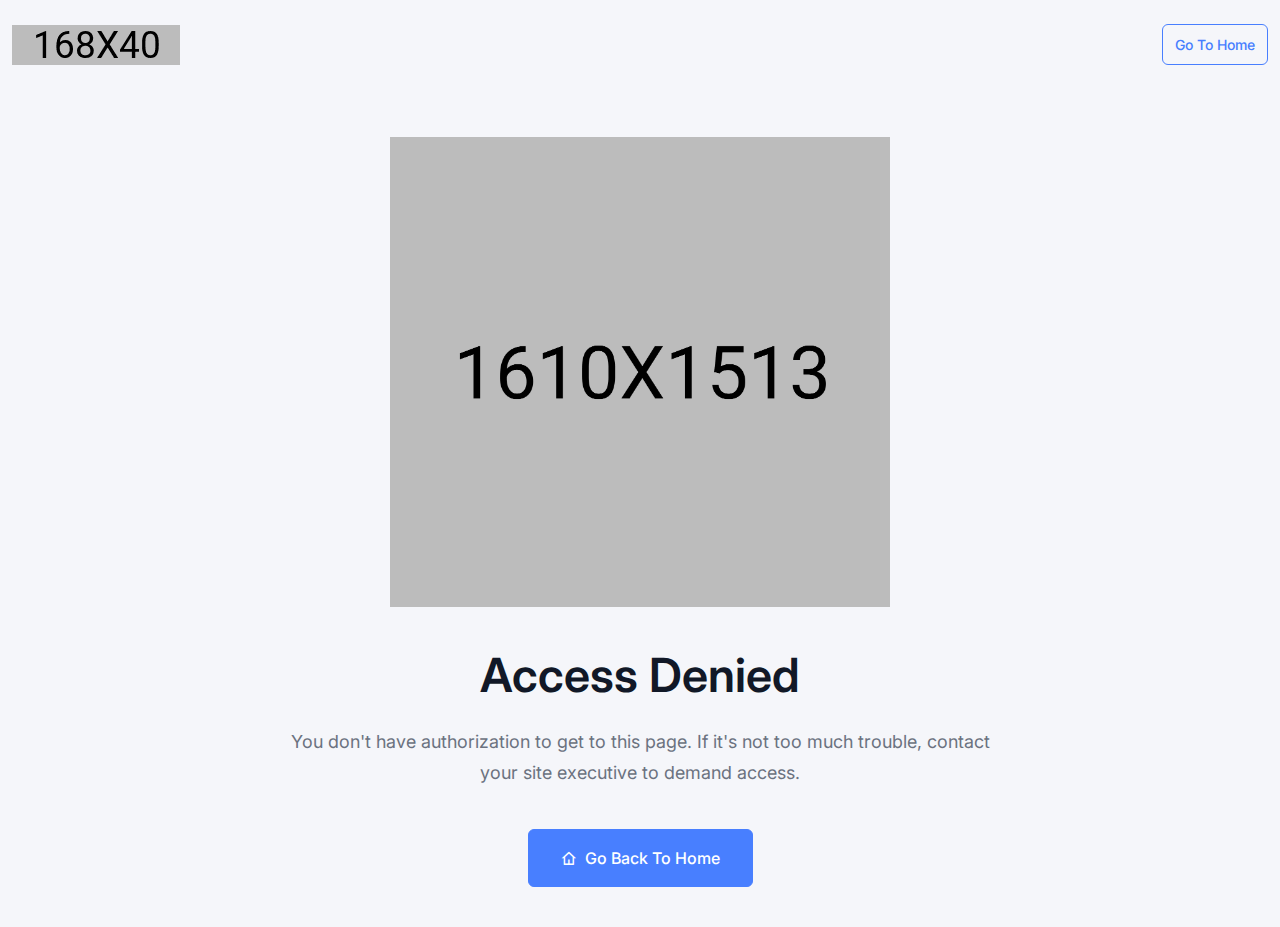
<file: access-denied.html>
<!-- meta tags and other links -->
<!DOCTYPE html>
<html lang="en" data-theme="light">
<head>
  <meta charset="UTF-8">
  <meta name="viewport" content="width=device-width, initial-scale=1.0">
  <title>Wowdash - Bootstrap 5 Admin Dashboard HTML Template</title>
  <link rel="icon" type="image/png" href="assets/images/favicon.png" sizes="16x16">
  <!-- remix icon font css  -->
  <link rel="stylesheet" href="assets/css/remixicon.css">
  <!-- BootStrap css -->
  <link rel="stylesheet" href="assets/css/lib/bootstrap.min.css">
  <!-- Apex Chart css -->
  <link rel="stylesheet" href="assets/css/lib/apexcharts.css">
  <!-- Data Table css -->
  <link rel="stylesheet" href="assets/css/lib/dataTables.min.css">
  <!-- Text Editor css -->
  <link rel="stylesheet" href="assets/css/lib/editor-katex.min.css">
  <link rel="stylesheet" href="assets/css/lib/editor.atom-one-dark.min.css">
  <link rel="stylesheet" href="assets/css/lib/editor.quill.snow.css">
  <!-- Date picker css -->
  <link rel="stylesheet" href="assets/css/lib/flatpickr.min.css">
  <!-- Calendar css -->
  <link rel="stylesheet" href="assets/css/lib/full-calendar.css">
  <!-- Vector Map css -->
  <link rel="stylesheet" href="assets/css/lib/jquery-jvectormap-2.0.5.css">
  <!-- Popup css -->
  <link rel="stylesheet" href="assets/css/lib/magnific-popup.css">
  <!-- Slick Slider css -->
  <link rel="stylesheet" href="assets/css/lib/slick.css">
  <!-- prism css -->
  <link rel="stylesheet" href="assets/css/lib/prism.css">
  <!-- file upload css -->
  <link rel="stylesheet" href="assets/css/lib/file-upload.css">
  
  <link rel="stylesheet" href="assets/css/lib/audioplayer.css">
  <!-- main css -->
  <link rel="stylesheet" href="assets/css/style.css">
</head>
  <body>

<div class="custom-bg">
    <div class="container container--xl">
        <div class="d-flex align-items-center justify-content-between py-24">
            <a href="index.html" class="">
                <img src="assets/images/logo.png" alt="">
            </a>
            <a href="index.html" class="btn btn-outline-primary-600 text-sm"> Go To Home </a>
        </div>

        <!-- <div class="py-res-120 text-center"> -->
        <div class="pt-48 pb-40 text-center">
            <div class="max-w-500-px mx-auto">
                <img src="assets/images/forbidden/forbidden-img.png" alt="">
            </div>
            <div class="max-w-700-px mx-auto mt-40">
                <h3 class="mb-24 max-w-1000-px">Access Denied</h3>
                <p class="text-neutral-500 max-w-700-px text-lg">You don't have authorization to get to this page. If it's not too much trouble, contact your site executive to demand access.</p>
                <a href="index.html" class="btn btn-primary-600 px-32 py-16 flex-shrink-0 d-inline-flex align-items-center justify-content-center gap-8 mt-28"> 
                    <i class="ri-home-4-line"></i> Go Back To Home
                </a>
            </div>
        </div>
    </div>
</div>
  
  <!-- jQuery library js -->
  <script src="assets/js/lib/jquery-3.7.1.min.js"></script>
  <!-- Bootstrap js -->
  <script src="assets/js/lib/bootstrap.bundle.min.js"></script>
  <!-- Apex Chart js -->
  <script src="assets/js/lib/apexcharts.min.js"></script>
  <!-- Data Table js -->
  <script src="assets/js/lib/dataTables.min.js"></script>
  <!-- Iconify Font js -->
  <script src="assets/js/lib/iconify-icon.min.js"></script>
  <!-- jQuery UI js -->
  <script src="assets/js/lib/jquery-ui.min.js"></script>
  <!-- Vector Map js -->
  <script src="assets/js/lib/jquery-jvectormap-2.0.5.min.js"></script>
  <script src="assets/js/lib/jquery-jvectormap-world-mill-en.js"></script>
  <!-- Popup js -->
  <script src="assets/js/lib/magnifc-popup.min.js"></script>
  <!-- Slick Slider js -->
  <script src="assets/js/lib/slick.min.js"></script>
  <!-- prism js -->
  <script src="assets/js/lib/prism.js"></script>
  <!-- file upload js -->
  <script src="assets/js/lib/file-upload.js"></script>
  <!-- audioplayer -->
  <script src="assets/js/lib/audioplayer.js"></script>
  
  <!-- main js -->
  <script src="assets/js/app.js"></script>

</body>
</html>
</file>
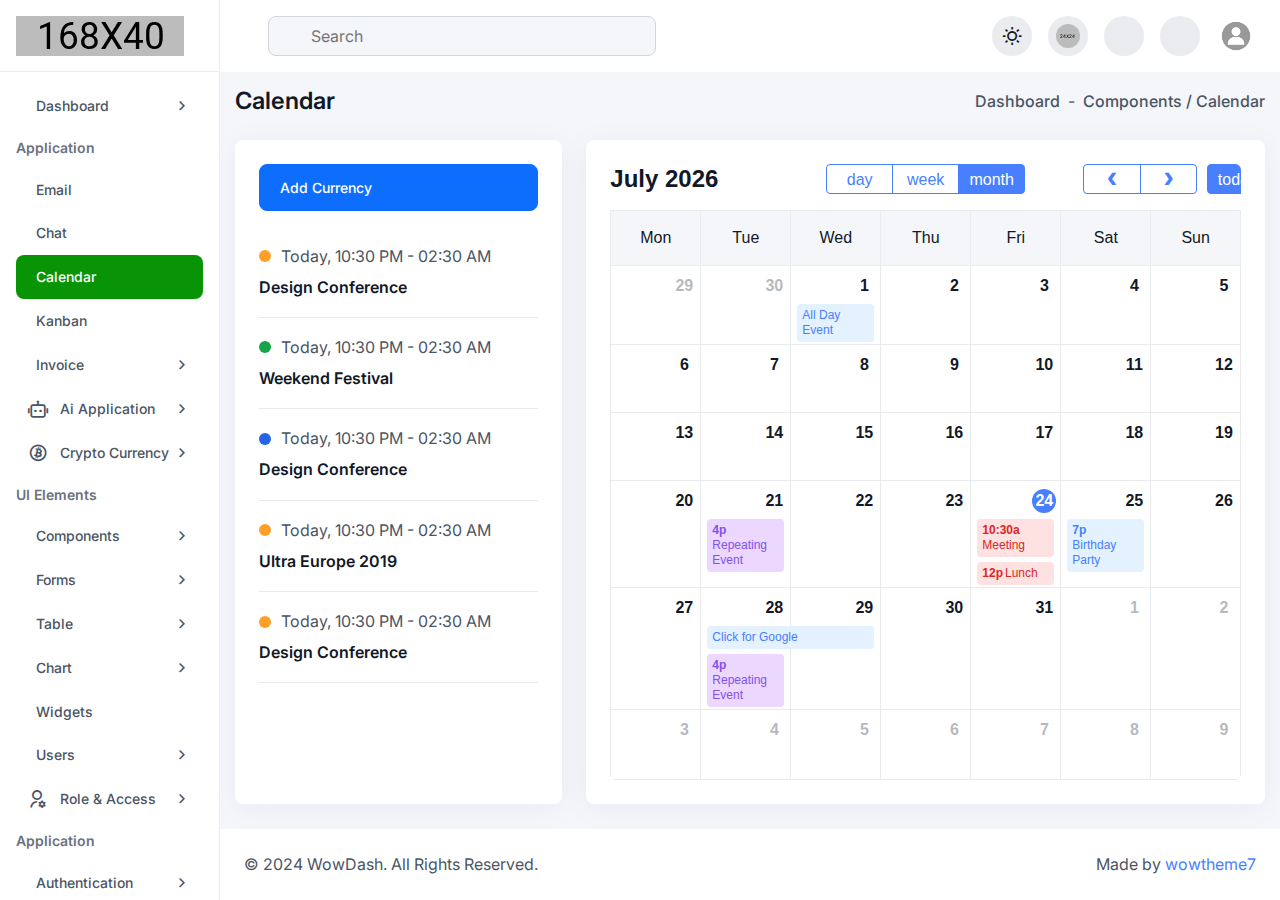
<file: calendar-main.html>
<!-- meta tags and other links -->
<!DOCTYPE html>
<html lang="en" data-theme="light">
<head>
  <meta charset="UTF-8">
  <meta name="viewport" content="width=device-width, initial-scale=1.0">
  <title>Wowdash - Bootstrap 5 Admin Dashboard HTML Template</title>
  <link rel="icon" type="image/png" href="assets/images/favicon.png" sizes="16x16">
  <!-- remix icon font css  -->
  <link rel="stylesheet" href="assets/css/remixicon.css">
  <!-- BootStrap css -->
  <link rel="stylesheet" href="assets/css/lib/bootstrap.min.css">
  <!-- Apex Chart css -->
  <link rel="stylesheet" href="assets/css/lib/apexcharts.css">
  <!-- Data Table css -->
  <link rel="stylesheet" href="assets/css/lib/dataTables.min.css">
  <!-- Text Editor css -->
  <link rel="stylesheet" href="assets/css/lib/editor-katex.min.css">
  <link rel="stylesheet" href="assets/css/lib/editor.atom-one-dark.min.css">
  <link rel="stylesheet" href="assets/css/lib/editor.quill.snow.css">
  <!-- Date picker css -->
  <link rel="stylesheet" href="assets/css/lib/flatpickr.min.css">
  <!-- Calendar css -->
  <link rel="stylesheet" href="assets/css/lib/full-calendar.css">
  <!-- Vector Map css -->
  <link rel="stylesheet" href="assets/css/lib/jquery-jvectormap-2.0.5.css">
  <!-- Popup css -->
  <link rel="stylesheet" href="assets/css/lib/magnific-popup.css">
  <!-- Slick Slider css -->
  <link rel="stylesheet" href="assets/css/lib/slick.css">
  <!-- prism css -->
  <link rel="stylesheet" href="assets/css/lib/prism.css">
  <!-- file upload css -->
  <link rel="stylesheet" href="assets/css/lib/file-upload.css">
  
  <link rel="stylesheet" href="assets/css/lib/audioplayer.css">
  <!-- main css -->
  <link rel="stylesheet" href="assets/css/style.css">
</head>
  <body>
<aside class="sidebar">
  <button type="button" class="sidebar-close-btn">
    <iconify-icon icon="radix-icons:cross-2"></iconify-icon>
  </button>
  <div>
    <a href="index.html" class="sidebar-logo">
      <img src="assets/images/logo.png" alt="site logo" class="light-logo">
      <img src="assets/images/logo-light.png" alt="site logo" class="dark-logo">
      <img src="assets/images/logo-icon.png" alt="site logo" class="logo-icon">
    </a>
  </div>
  <div class="sidebar-menu-area">
    <ul class="sidebar-menu" id="sidebar-menu">
      <li class="dropdown">
        <a href="javascript:void(0)">
          <iconify-icon icon="solar:home-smile-angle-outline" class="menu-icon"></iconify-icon>
          <span>Dashboard</span>
        </a>
        <ul class="sidebar-submenu">
          <li>
            <a href="index.html"><i class="ri-circle-fill circle-icon text-primary-600 w-auto"></i> AI</a>
          </li>
          <li>
            <a href="index-2.html"><i class="ri-circle-fill circle-icon text-warning-main w-auto"></i> CRM</a>
          </li>
          <li>
            <a href="index-3.html"><i class="ri-circle-fill circle-icon text-info-main w-auto"></i> eCommerce</a>
          </li>
          <li>
            <a href="index-4.html"><i class="ri-circle-fill circle-icon text-danger-main w-auto"></i> Cryptocurrency</a>
          </li>
          <li>
            <a href="index-5.html"><i class="ri-circle-fill circle-icon text-success-main w-auto"></i> Investment</a>
          </li>
          <li>
            <a href="index-6.html"><i class="ri-circle-fill circle-icon text-purple w-auto"></i> LMS</a>
          </li>
          <li>
            <a href="index-7.html"><i class="ri-circle-fill circle-icon text-info-main w-auto"></i> NFT & Gaming</a>
          </li>
          <li>
            <a href="index-8.html"><i class="ri-circle-fill circle-icon text-danger-main w-auto"></i> Medical</a>
          </li>
          <li>
            <a href="index-9.html"><i class="ri-circle-fill circle-icon text-purple w-auto"></i> Analytics</a>
          </li>
          <li>
            <a href="index-10.html"><i class="ri-circle-fill circle-icon text-warning-main w-auto"></i> POS & Inventory </a>
          </li>
          <li>
            <a href="index-11.html"><i class="ri-circle-fill circle-icon text-success-main w-auto"></i> Finance & Banking </a>
          </li>
          <li>
            <a href="index-12.html"><i class="ri-circle-fill circle-icon text-danger-main w-auto"></i> Booking System</a>
          </li>
          <li>
            <a href="index-13.html"><i class="ri-circle-fill circle-icon text-info-main w-auto"></i> Help Desk</a>
          </li>
          <li>
            <a href="index-14.html"><i class="ri-circle-fill circle-icon text-warning-main w-auto"></i> Podcast </a>
          </li>
        </ul>
      </li>
      <li class="sidebar-menu-group-title">Application</li>
      <li>
        <a href="email.html">
          <iconify-icon icon="mage:email" class="menu-icon"></iconify-icon>
          <span>Email</span>
        </a>
      </li>
      <li>
        <a href="chat-message.html">
          <iconify-icon icon="bi:chat-dots" class="menu-icon"></iconify-icon>
          <span>Chat</span> 
        </a>
      </li>
      <li>
        <a href="calendar-main.html">
          <iconify-icon icon="solar:calendar-outline" class="menu-icon"></iconify-icon>
          <span>Calendar</span> 
        </a>
      </li>
      <li>
        <a href="kanban.html">
          <iconify-icon icon="material-symbols:map-outline" class="menu-icon"></iconify-icon>
          <span>Kanban</span> 
        </a>
      </li>
      <li class="dropdown">
        <a href="javascript:void(0)">
          <iconify-icon icon="hugeicons:invoice-03" class="menu-icon"></iconify-icon>
          <span>Invoice</span> 
        </a>
        <ul class="sidebar-submenu">
          <li>
            <a href="invoice-list.html"><i class="ri-circle-fill circle-icon text-primary-600 w-auto"></i> List</a>
          </li>
          <li>
            <a href="invoice-preview.html"><i class="ri-circle-fill circle-icon text-warning-main w-auto"></i> Preview</a>
          </li>
          <li>
            <a href="invoice-add.html"><i class="ri-circle-fill circle-icon text-info-main w-auto"></i> Add new</a>
          </li>
          <li>
            <a href="invoice-edit.html"><i class="ri-circle-fill circle-icon text-danger-main w-auto"></i> Edit</a>
          </li>
        </ul>
      </li>
      <li class="dropdown">
        <a href="javascript:void(0)">
          <i class="ri-robot-2-line text-xl me-14 d-flex w-auto"></i>
          <span>Ai Application</span> 
        </a>
        <ul class="sidebar-submenu">
          <li>
            <a href="text-generator.html"><i class="ri-circle-fill circle-icon text-primary-600 w-auto"></i> Text Generator</a>
          </li>
          <li>
            <a href="code-generator.html"><i class="ri-circle-fill circle-icon text-warning-main w-auto"></i> Code Generator</a>
          </li>
          <li>
            <a href="image-generator.html"><i class="ri-circle-fill circle-icon text-info-main w-auto"></i> Image Generator</a>
          </li>
          <li>
            <a href="voice-generator.html"><i class="ri-circle-fill circle-icon text-danger-main w-auto"></i> Voice Generator</a>
          </li>
          <li>
            <a href="video-generator.html"><i class="ri-circle-fill circle-icon text-success-main w-auto"></i> Video Generator</a>
          </li>
        </ul>
      </li>

      <li class="dropdown">
        <a href="javascript:void(0)">
          <i class="ri-btc-line text-xl me-14 d-flex w-auto"></i>
          <span>Crypto Currency</span> 
        </a>
        <ul class="sidebar-submenu">
          <li>
            <a href="wallet.html"><i class="ri-circle-fill circle-icon text-primary-600 w-auto"></i> Wallet</a>
          </li>
          <li>
            <a href="marketplace.html"><i class="ri-circle-fill circle-icon text-warning-main w-auto"></i> Marketplace</a>
          </li>
          <li>
            <a href="marketplace-details.html"><i class="ri-circle-fill circle-icon text-warning-main w-auto"></i> Marketplace Details</a>
          </li>
          <li>
            <a href="portfolio.html"><i class="ri-circle-fill circle-icon text-warning-main w-auto"></i> Portfolios</a>
          </li>
        </ul>
      </li>

      <li class="sidebar-menu-group-title">UI Elements</li> 

      <li class="dropdown">
        <a href="javascript:void(0)">
          <iconify-icon icon="solar:document-text-outline" class="menu-icon"></iconify-icon>
          <span>Components</span> 
        </a>
        <ul class="sidebar-submenu">
          <li>
            <a href="typography.html"><i class="ri-circle-fill circle-icon text-primary-600 w-auto"></i> Typography</a>
          </li>
          <li>
            <a href="colors.html"><i class="ri-circle-fill circle-icon text-warning-main w-auto"></i> Colors</a>
          </li>
          <li>
            <a href="button.html"><i class="ri-circle-fill circle-icon text-success-main w-auto"></i> Button</a>
          </li>
          <li>
            <a href="dropdown.html"><i class="ri-circle-fill circle-icon text-lilac-600 w-auto"></i> Dropdown</a>
          </li>
          <li>
            <a href="alert.html"><i class="ri-circle-fill circle-icon text-warning-main w-auto"></i> Alerts</a>
          </li>
          <li>
            <a href="card.html"><i class="ri-circle-fill circle-icon text-danger-main w-auto"></i> Card</a>
          </li>
          <li>
            <a href="carousel.html"><i class="ri-circle-fill circle-icon text-info-main w-auto"></i> Carousel</a>
          </li>
          <li>
            <a href="avatar.html"><i class="ri-circle-fill circle-icon text-success-main w-auto"></i> Avatars</a>
          </li>
          <li>
            <a href="progress.html"><i class="ri-circle-fill circle-icon text-primary-600 w-auto"></i> Progress bar</a>
          </li>
          <li>
            <a href="tabs.html"><i class="ri-circle-fill circle-icon text-warning-main w-auto"></i> Tab & Accordion</a>
          </li>
          <li>
            <a href="pagination.html"><i class="ri-circle-fill circle-icon text-danger-main w-auto"></i> Pagination</a>
          </li>
          <li>
            <a href="badges.html"><i class="ri-circle-fill circle-icon text-info-main w-auto"></i> Badges</a>
          </li>
          <li>
            <a href="tooltip.html"><i class="ri-circle-fill circle-icon text-lilac-600 w-auto"></i> Tooltip & Popover</a>
          </li>
          <li>
            <a href="videos.html"><i class="ri-circle-fill circle-icon text-cyan w-auto"></i> Videos</a>
          </li>
          <li>
            <a href="star-rating.html"><i class="ri-circle-fill circle-icon text-indigo w-auto"></i> Star Ratings</a>
          </li>
          <li>
            <a href="tags.html"><i class="ri-circle-fill circle-icon text-purple w-auto"></i> Tags</a>
          </li>
          <li>
            <a href="list.html"><i class="ri-circle-fill circle-icon text-red w-auto"></i> List</a>
          </li>
          <li>
            <a href="calendar.html"><i class="ri-circle-fill circle-icon text-yellow w-auto"></i> Calendar</a>
          </li>
          <li>
            <a href="radio.html"><i class="ri-circle-fill circle-icon text-orange w-auto"></i> Radio</a>
          </li>
          <li>
            <a href="switch.html"><i class="ri-circle-fill circle-icon text-pink w-auto"></i> Switch</a>
          </li>
          <li>
            <a href="image-upload.html"><i class="ri-circle-fill circle-icon text-primary-600 w-auto"></i> Upload</a>
          </li>
        </ul>
      </li>
      <li class="dropdown">
        <a href="javascript:void(0)">
          <iconify-icon icon="heroicons:document" class="menu-icon"></iconify-icon>
          <span>Forms</span> 
        </a>
        <ul class="sidebar-submenu">
          <li>
            <a href="form.html"><i class="ri-circle-fill circle-icon text-primary-600 w-auto"></i> Input Forms</a>
          </li>
          <li>
            <a href="form-layout.html"><i class="ri-circle-fill circle-icon text-warning-main w-auto"></i> Input Layout</a>
          </li>
          <li>
            <a href="form-validation.html"><i class="ri-circle-fill circle-icon text-success-main w-auto"></i> Form Validation</a>
          </li>
          <li>
            <a href="wizard.html"><i class="ri-circle-fill circle-icon text-danger-main w-auto"></i> Form Wizard</a>
          </li>
        </ul>
      </li>
      <li class="dropdown">
        <a href="javascript:void(0)">
          <iconify-icon icon="mingcute:storage-line" class="menu-icon"></iconify-icon>
          <span>Table</span> 
        </a>
        <ul class="sidebar-submenu">
          <li>
            <a href="table-basic.html"><i class="ri-circle-fill circle-icon text-primary-600 w-auto"></i> Basic Table</a>
          </li>
          <li>
            <a href="table-data.html"><i class="ri-circle-fill circle-icon text-warning-main w-auto"></i> Data Table</a>
          </li>
        </ul>
      </li>
      <li class="dropdown">
        <a href="javascript:void(0)">
          <iconify-icon icon="solar:pie-chart-outline" class="menu-icon"></iconify-icon>
          <span>Chart</span> 
        </a>
        <ul class="sidebar-submenu">
          <li>
            <a href="line-chart.html"><i class="ri-circle-fill circle-icon text-danger-main w-auto"></i> Line Chart</a>
          </li>
          <li>
            <a href="column-chart.html"><i class="ri-circle-fill circle-icon text-warning-main w-auto"></i> Column Chart</a>
          </li>
          <li>
            <a href="pie-chart.html"><i class="ri-circle-fill circle-icon text-success-main w-auto"></i> Pie Chart</a>
          </li>
        </ul>
      </li>
      <li>
        <a href="widgets.html">
          <iconify-icon icon="fe:vector" class="menu-icon"></iconify-icon>
          <span>Widgets</span> 
        </a>
      </li>
      <li class="dropdown">
        <a href="javascript:void(0)">
          <iconify-icon icon="flowbite:users-group-outline" class="menu-icon"></iconify-icon>
          <span>Users</span> 
        </a>
        <ul class="sidebar-submenu">
          <li>
            <a href="users-list.html"><i class="ri-circle-fill circle-icon text-primary-600 w-auto"></i> Users List</a>
          </li>
          <li>
            <a href="users-grid.html"><i class="ri-circle-fill circle-icon text-warning-main w-auto"></i> Users Grid</a>
          </li>
          <li>
            <a href="add-user.html"><i class="ri-circle-fill circle-icon text-info-main w-auto"></i> Add User</a>
          </li>
          <li>
            <a href="view-profile.html"><i class="ri-circle-fill circle-icon text-danger-main w-auto"></i> View Profile</a>
          </li>
          <li>
            <a href="users-role-permission.html"><i class="ri-circle-fill circle-icon text-info-main w-auto"></i> User Role & Permission</a>
          </li>
        </ul>
      </li>

      <li class="dropdown">
        <a href="javascript:void(0)">
          <i class="ri-user-settings-line text-xl me-14 d-flex w-auto"></i>
          <span>Role & Access</span> 
        </a>
        <ul class="sidebar-submenu">
          <li>
            <a href="role-access.html"><i class="ri-circle-fill circle-icon text-primary-600 w-auto"></i> Role & Access</a>
          </li>
          <li>
            <a href="assign-role.html"><i class="ri-circle-fill circle-icon text-warning-main w-auto"></i> Assign Role</a>
          </li>
        </ul>
      </li>

      <li class="sidebar-menu-group-title">Application</li>

      <li class="dropdown">
        <a href="javascript:void(0)">
          <iconify-icon icon="simple-line-icons:vector" class="menu-icon"></iconify-icon>
          <span>Authentication</span> 
        </a>
        <ul class="sidebar-submenu">
          <li>
            <a href="sign-in.html"><i class="ri-circle-fill circle-icon text-primary-600 w-auto"></i> Sign In</a>
          </li>
          <li>
            <a href="sign-up.html"><i class="ri-circle-fill circle-icon text-warning-main w-auto"></i> Sign Up</a>
          </li>
          <li>
            <a href="forgot-password.html"><i class="ri-circle-fill circle-icon text-info-main w-auto"></i> Forgot Password</a>
          </li>
        </ul>
      </li>

      <li class="dropdown">
        <a href="javascript:void(0)">
          <iconify-icon icon="solar:gallery-wide-linear" class="menu-icon"></iconify-icon>
          <span>Gallery</span> 
        </a>
        <ul class="sidebar-submenu">
          <li>
            <a href="gallery-grid.html"><i class="ri-circle-fill circle-icon text-primary-600 w-auto"></i> Gallery Grid</a>
          </li>
          <li>
            <a href="gallery.html"><i class="ri-circle-fill circle-icon text-danger-600 w-auto"></i> Gallery Grid Desc</a>
          </li>
          <li>
            <a href="gallery-masonry.html"><i class="ri-circle-fill circle-icon text-info-main w-auto"></i> Gallery Masonry</a>
          </li>
          <li>
            <a href="gallery-hover.html"><i class="ri-circle-fill circle-icon text-info-main w-auto"></i> Gallery Hover Effect</a>
          </li>
        </ul>
      </li>
      
      <li>
        <a href="pricing.html">
          <iconify-icon icon="hugeicons:money-send-square" class="menu-icon"></iconify-icon>
          <span>Pricing</span> 
        </a>
      </li>
      <li class="dropdown">
        <a href="javascript:void(0)">
          <i class="ri-news-line text-xl me-14 d-flex w-auto"></i>
          <span>Blog</span> 
        </a>
        <ul class="sidebar-submenu">
          <li>
            <a href="blog.html"><i class="ri-circle-fill circle-icon text-primary-600 w-auto"></i> Blog</a>
          </li>
          <li>
            <a href="blog-details.html"><i class="ri-circle-fill circle-icon text-warning-main w-auto"></i> Blog Details</a>
          </li>
          <li>
            <a href="add-blog.html"><i class="ri-circle-fill circle-icon text-info-main w-auto"></i> Add Blog</a>
          </li>
        </ul>
      </li>
      <li>
        <a href="testimonials.html">
          <i class="ri-star-line text-xl me-14 d-flex w-auto"></i>
          <span>Testimonial</span> 
        </a>
      </li>
      <li>
        <a href="faq.html">
          <iconify-icon icon="mage:message-question-mark-round" class="menu-icon"></iconify-icon>
          <span>FAQs</span> 
        </a>
      </li>
      <li>
        <a href="error.html">
          <iconify-icon icon="streamline:straight-face" class="menu-icon"></iconify-icon>
          <span>404</span> 
        </a>
      </li>
      <li>
        <a href="terms-condition.html">
          <iconify-icon icon="octicon:info-24" class="menu-icon"></iconify-icon>
          <span>Terms & Conditions</span> 
        </a>
      </li>
      <li>
        <a href="coming-soon.html">
          <i class="ri-rocket-line text-xl me-14 d-flex w-auto"></i>
          <span>Coming Soon</span> 
        </a>
      </li>
      <li>
        <a href="access-denied.html">
          <i class="ri-folder-lock-line text-xl me-14 d-flex w-auto"></i>
          <span>Access Denied</span> 
        </a>
      </li>
      <li>
        <a href="maintenance.html">
          <i class="ri-hammer-line text-xl me-14 d-flex w-auto"></i>
          <span>Maintenance</span> 
        </a>
      </li>
      <li>
        <a href="blank-page.html">
          <i class="ri-checkbox-multiple-blank-line text-xl me-14 d-flex w-auto"></i>
          <span>Blank Page</span> 
        </a>
      </li>
      <li class="dropdown">
        <a href="javascript:void(0)">
          <iconify-icon icon="icon-park-outline:setting-two" class="menu-icon"></iconify-icon>
          <span>Settings</span> 
        </a>
        <ul class="sidebar-submenu">
          <li>
            <a href="company.html"><i class="ri-circle-fill circle-icon text-primary-600 w-auto"></i> Company</a>
          </li>
          <li>
            <a href="notification.html"><i class="ri-circle-fill circle-icon text-warning-main w-auto"></i> Notification</a>
          </li>
          <li>
            <a href="notification-alert.html"><i class="ri-circle-fill circle-icon text-info-main w-auto"></i> Notification Alert</a>
          </li>
          <li>
            <a href="theme.html"><i class="ri-circle-fill circle-icon text-danger-main w-auto"></i> Theme</a>
          </li>
          <li>
            <a href="currencies.html"><i class="ri-circle-fill circle-icon text-danger-main w-auto"></i> Currencies</a>
          </li>
          <li>
            <a href="language.html"><i class="ri-circle-fill circle-icon text-danger-main w-auto"></i> Languages</a>
          </li>
          <li>
            <a href="payment-gateway.html"><i class="ri-circle-fill circle-icon text-danger-main w-auto"></i> Payment Gateway</a>
          </li>
        </ul>
      </li>
    </ul>
  </div>
</aside>

<main class="dashboard-main">
  <div class="navbar-header">
  <div class="row align-items-center justify-content-between">
    <div class="col-auto">
      <div class="d-flex flex-wrap align-items-center gap-4">
        <button type="button" class="sidebar-toggle">
          <iconify-icon icon="heroicons:bars-3-solid" class="icon text-2xl non-active"></iconify-icon>
          <iconify-icon icon="iconoir:arrow-right" class="icon text-2xl active"></iconify-icon>
        </button>
        <button type="button" class="sidebar-mobile-toggle">
          <iconify-icon icon="heroicons:bars-3-solid" class="icon"></iconify-icon>
        </button>
        <form class="navbar-search">
          <input type="text" name="search" placeholder="Search">
          <iconify-icon icon="ion:search-outline" class="icon"></iconify-icon>
        </form>
      </div>
    </div>
    <div class="col-auto">
      <div class="d-flex flex-wrap align-items-center gap-3">
        <button type="button" data-theme-toggle class="w-40-px h-40-px bg-neutral-200 rounded-circle d-flex justify-content-center align-items-center"></button>
        <div class="dropdown d-none d-sm-inline-block">
          <button class="has-indicator w-40-px h-40-px bg-neutral-200 rounded-circle d-flex justify-content-center align-items-center" type="button" data-bs-toggle="dropdown">
            <img src="assets/images/lang-flag.png" alt="image" class="w-24 h-24 object-fit-cover rounded-circle">
          </button>
          <div class="dropdown-menu to-top dropdown-menu-sm">
            <div class="py-12 px-16 radius-8 bg-primary-50 mb-16 d-flex align-items-center justify-content-between gap-2">
              <div>
                <h6 class="text-lg text-primary-light fw-semibold mb-0">Choose Your Language</h6>
              </div>
            </div>

            <div class="max-h-400-px overflow-y-auto scroll-sm pe-8">
              <div class="form-check style-check d-flex align-items-center justify-content-between mb-16">
                <label class="form-check-label line-height-1 fw-medium text-secondary-light" for="english"> 
                  <span class="text-black hover-bg-transparent hover-text-primary d-flex align-items-center gap-3"> 
                    <img src="assets/images/flags/flag1.png" alt="" class="w-36-px h-36-px bg-success-subtle text-success-main rounded-circle flex-shrink-0">
                    <span class="text-md fw-semibold mb-0">English</span>
                  </span>
                </label>
                <input class="form-check-input" type="radio" name="crypto" id="english">
              </div>
  
              <div class="form-check style-check d-flex align-items-center justify-content-between mb-16">
                <label class="form-check-label line-height-1 fw-medium text-secondary-light" for="japan"> 
                  <span class="text-black hover-bg-transparent hover-text-primary d-flex align-items-center gap-3"> 
                    <img src="assets/images/flags/flag2.png" alt="" class="w-36-px h-36-px bg-success-subtle text-success-main rounded-circle flex-shrink-0">
                    <span class="text-md fw-semibold mb-0">Japan</span>
                  </span>  
                </label>
                <input class="form-check-input" type="radio" name="crypto" id="japan">
              </div>
              
              <div class="form-check style-check d-flex align-items-center justify-content-between mb-16">
                <label class="form-check-label line-height-1 fw-medium text-secondary-light" for="france"> 
                  <span class="text-black hover-bg-transparent hover-text-primary d-flex align-items-center gap-3"> 
                    <img src="assets/images/flags/flag3.png" alt="" class="w-36-px h-36-px bg-success-subtle text-success-main rounded-circle flex-shrink-0">
                    <span class="text-md fw-semibold mb-0">France</span>
                  </span>  
                </label>
                <input class="form-check-input" type="radio" name="crypto" id="france">
              </div>
              
              <div class="form-check style-check d-flex align-items-center justify-content-between mb-16">
                <label class="form-check-label line-height-1 fw-medium text-secondary-light" for="germany"> 
                  <span class="text-black hover-bg-transparent hover-text-primary d-flex align-items-center gap-3"> 
                    <img src="assets/images/flags/flag4.png" alt="" class="w-36-px h-36-px bg-success-subtle text-success-main rounded-circle flex-shrink-0">
                    <span class="text-md fw-semibold mb-0">Germany</span>
                  </span>  
                </label>
                <input class="form-check-input" type="radio" name="crypto" id="germany">
              </div>
              
              <div class="form-check style-check d-flex align-items-center justify-content-between mb-16">
                <label class="form-check-label line-height-1 fw-medium text-secondary-light" for="korea"> 
                  <span class="text-black hover-bg-transparent hover-text-primary d-flex align-items-center gap-3"> 
                    <img src="assets/images/flags/flag5.png" alt="" class="w-36-px h-36-px bg-success-subtle text-success-main rounded-circle flex-shrink-0">
                    <span class="text-md fw-semibold mb-0">South Korea</span>
                  </span>  
                </label>
                <input class="form-check-input" type="radio" name="crypto" id="korea">
              </div>
              
              <div class="form-check style-check d-flex align-items-center justify-content-between mb-16">
                <label class="form-check-label line-height-1 fw-medium text-secondary-light" for="bangladesh"> 
                  <span class="text-black hover-bg-transparent hover-text-primary d-flex align-items-center gap-3"> 
                    <img src="assets/images/flags/flag6.png" alt="" class="w-36-px h-36-px bg-success-subtle text-success-main rounded-circle flex-shrink-0">
                    <span class="text-md fw-semibold mb-0">Bangladesh</span>
                  </span>  
                </label>
                <input class="form-check-input" type="radio" name="crypto" id="bangladesh">
              </div>
              
              <div class="form-check style-check d-flex align-items-center justify-content-between mb-16">
                <label class="form-check-label line-height-1 fw-medium text-secondary-light" for="india"> 
                  <span class="text-black hover-bg-transparent hover-text-primary d-flex align-items-center gap-3"> 
                    <img src="assets/images/flags/flag7.png" alt="" class="w-36-px h-36-px bg-success-subtle text-success-main rounded-circle flex-shrink-0">
                    <span class="text-md fw-semibold mb-0">India</span>
                  </span>  
                </label>
                <input class="form-check-input" type="radio" name="crypto" id="india">
              </div>
              <div class="form-check style-check d-flex align-items-center justify-content-between">
                <label class="form-check-label line-height-1 fw-medium text-secondary-light" for="canada"> 
                  <span class="text-black hover-bg-transparent hover-text-primary d-flex align-items-center gap-3"> 
                    <img src="assets/images/flags/flag8.png" alt="" class="w-36-px h-36-px bg-success-subtle text-success-main rounded-circle flex-shrink-0">
                    <span class="text-md fw-semibold mb-0">Canada</span>
                  </span>  
                </label>
                <input class="form-check-input" type="radio" name="crypto" id="canada">
              </div>
            </div>
          </div>
        </div><!-- Language dropdown end -->

        <div class="dropdown">
          <button class="has-indicator w-40-px h-40-px bg-neutral-200 rounded-circle d-flex justify-content-center align-items-center" type="button" data-bs-toggle="dropdown">
            <iconify-icon icon="mage:email" class="text-primary-light text-xl"></iconify-icon>
          </button>
          <div class="dropdown-menu to-top dropdown-menu-lg p-0">
            <div class="m-16 py-12 px-16 radius-8 bg-primary-50 mb-16 d-flex align-items-center justify-content-between gap-2">
              <div>
                <h6 class="text-lg text-primary-light fw-semibold mb-0">Message</h6>
              </div>
              <span class="text-primary-600 fw-semibold text-lg w-40-px h-40-px rounded-circle bg-base d-flex justify-content-center align-items-center">05</span>
            </div>
            
           <div class="max-h-400-px overflow-y-auto scroll-sm pe-4">
            
            <a href="javascript:void(0)" class="px-24 py-12 d-flex align-items-start gap-3 mb-2 justify-content-between">
              <div class="text-black hover-bg-transparent hover-text-primary d-flex align-items-center gap-3"> 
                <span class="w-40-px h-40-px rounded-circle flex-shrink-0 position-relative">
                  <img src="assets/images/notification/profile-3.png" alt="">
                  <span class="w-8-px h-8-px bg-success-main rounded-circle position-absolute end-0 bottom-0"></span>
                </span> 
                <div>
                  <h6 class="text-md fw-semibold mb-4">Kathryn Murphy</h6>
                  <p class="mb-0 text-sm text-secondary-light text-w-100-px">hey! there i’m...</p>
                </div>
              </div>
              <div class="d-flex flex-column align-items-end"> 
                <span class="text-sm text-secondary-light flex-shrink-0">12:30 PM</span>
                <span class="mt-4 text-xs text-base w-16-px h-16-px d-flex justify-content-center align-items-center bg-warning-main rounded-circle">8</span>
              </div>
            </a>

            <a href="javascript:void(0)" class="px-24 py-12 d-flex align-items-start gap-3 mb-2 justify-content-between">
              <div class="text-black hover-bg-transparent hover-text-primary d-flex align-items-center gap-3"> 
                <span class="w-40-px h-40-px rounded-circle flex-shrink-0 position-relative">
                  <img src="assets/images/notification/profile-4.png" alt="">
                  <span class="w-8-px h-8-px  bg-neutral-300 rounded-circle position-absolute end-0 bottom-0"></span>
                </span> 
                <div>
                  <h6 class="text-md fw-semibold mb-4">Kathryn Murphy</h6>
                  <p class="mb-0 text-sm text-secondary-light text-w-100-px">hey! there i’m...</p>
                </div>
              </div>
              <div class="d-flex flex-column align-items-end"> 
                <span class="text-sm text-secondary-light flex-shrink-0">12:30 PM</span>
                <span class="mt-4 text-xs text-base w-16-px h-16-px d-flex justify-content-center align-items-center bg-warning-main rounded-circle">2</span>
              </div>
            </a>

            <a href="javascript:void(0)" class="px-24 py-12 d-flex align-items-start gap-3 mb-2 justify-content-between bg-neutral-50">
              <div class="text-black hover-bg-transparent hover-text-primary d-flex align-items-center gap-3"> 
                <span class="w-40-px h-40-px rounded-circle flex-shrink-0 position-relative">
                  <img src="assets/images/notification/profile-5.png" alt="">
                  <span class="w-8-px h-8-px bg-success-main rounded-circle position-absolute end-0 bottom-0"></span>
                </span> 
                <div>
                  <h6 class="text-md fw-semibold mb-4">Kathryn Murphy</h6>
                  <p class="mb-0 text-sm text-secondary-light text-w-100-px">hey! there i’m...</p>
                </div>
              </div>
              <div class="d-flex flex-column align-items-end"> 
                <span class="text-sm text-secondary-light flex-shrink-0">12:30 PM</span>
                <span class="mt-4 text-xs text-base w-16-px h-16-px d-flex justify-content-center align-items-center bg-neutral-400 rounded-circle">0</span>
              </div>
            </a>

            <a href="javascript:void(0)" class="px-24 py-12 d-flex align-items-start gap-3 mb-2 justify-content-between bg-neutral-50">
              <div class="text-black hover-bg-transparent hover-text-primary d-flex align-items-center gap-3"> 
                <span class="w-40-px h-40-px rounded-circle flex-shrink-0 position-relative">
                  <img src="assets/images/notification/profile-6.png" alt="">
                  <span class="w-8-px h-8-px bg-neutral-300 rounded-circle position-absolute end-0 bottom-0"></span>
                </span> 
                <div>
                  <h6 class="text-md fw-semibold mb-4">Kathryn Murphy</h6>
                  <p class="mb-0 text-sm text-secondary-light text-w-100-px">hey! there i’m...</p>
                </div>
              </div>
              <div class="d-flex flex-column align-items-end"> 
                <span class="text-sm text-secondary-light flex-shrink-0">12:30 PM</span>
                <span class="mt-4 text-xs text-base w-16-px h-16-px d-flex justify-content-center align-items-center bg-neutral-400 rounded-circle">0</span>
              </div>
            </a>

            <a href="javascript:void(0)" class="px-24 py-12 d-flex align-items-start gap-3 mb-2 justify-content-between">
              <div class="text-black hover-bg-transparent hover-text-primary d-flex align-items-center gap-3"> 
                <span class="w-40-px h-40-px rounded-circle flex-shrink-0 position-relative">
                  <img src="assets/images/notification/profile-7.png" alt="">
                  <span class="w-8-px h-8-px bg-success-main rounded-circle position-absolute end-0 bottom-0"></span>
                </span> 
                <div>
                  <h6 class="text-md fw-semibold mb-4">Kathryn Murphy</h6>
                  <p class="mb-0 text-sm text-secondary-light text-w-100-px">hey! there i’m...</p>
                </div>
              </div>
              <div class="d-flex flex-column align-items-end"> 
                <span class="text-sm text-secondary-light flex-shrink-0">12:30 PM</span>
                <span class="mt-4 text-xs text-base w-16-px h-16-px d-flex justify-content-center align-items-center bg-warning-main rounded-circle">8</span>
              </div>
            </a>

           </div>
            <div class="text-center py-12 px-16"> 
                <a href="javascript:void(0)" class="text-primary-600 fw-semibold text-md">See All Message</a>
            </div>
          </div>
        </div><!-- Message dropdown end -->

        <div class="dropdown">
          <button class="has-indicator w-40-px h-40-px bg-neutral-200 rounded-circle d-flex justify-content-center align-items-center" type="button" data-bs-toggle="dropdown">
            <iconify-icon icon="iconoir:bell" class="text-primary-light text-xl"></iconify-icon>
          </button>
          <div class="dropdown-menu to-top dropdown-menu-lg p-0">
            <div class="m-16 py-12 px-16 radius-8 bg-primary-50 mb-16 d-flex align-items-center justify-content-between gap-2">
              <div>
                <h6 class="text-lg text-primary-light fw-semibold mb-0">Notifications</h6>
              </div>
              <span class="text-primary-600 fw-semibold text-lg w-40-px h-40-px rounded-circle bg-base d-flex justify-content-center align-items-center">05</span>
            </div>
            
           <div class="max-h-400-px overflow-y-auto scroll-sm pe-4">
            <a href="javascript:void(0)" class="px-24 py-12 d-flex align-items-start gap-3 mb-2 justify-content-between">
              <div class="text-black hover-bg-transparent hover-text-primary d-flex align-items-center gap-3"> 
                <span class="w-44-px h-44-px bg-success-subtle text-success-main rounded-circle d-flex justify-content-center align-items-center flex-shrink-0">
                  <iconify-icon icon="bitcoin-icons:verify-outline" class="icon text-xxl"></iconify-icon>
                </span> 
                <div>
                  <h6 class="text-md fw-semibold mb-4">Congratulations</h6>
                  <p class="mb-0 text-sm text-secondary-light text-w-200-px">Your profile has been Verified. Your profile has been Verified</p>
                </div>
              </div>
              <span class="text-sm text-secondary-light flex-shrink-0">23 Mins ago</span>
            </a>
            
            <a href="javascript:void(0)" class="px-24 py-12 d-flex align-items-start gap-3 mb-2 justify-content-between bg-neutral-50">
              <div class="text-black hover-bg-transparent hover-text-primary d-flex align-items-center gap-3"> 
                <span class="w-44-px h-44-px bg-success-subtle text-success-main rounded-circle d-flex justify-content-center align-items-center flex-shrink-0">
                  <img src="assets/images/notification/profile-1.png" alt="">
                </span> 
                <div>
                  <h6 class="text-md fw-semibold mb-4">Ronald Richards</h6>
                  <p class="mb-0 text-sm text-secondary-light text-w-200-px">You can stitch between artboards</p>
                </div>
              </div>
              <span class="text-sm text-secondary-light flex-shrink-0">23 Mins ago</span>
            </a>
            
            <a href="javascript:void(0)" class="px-24 py-12 d-flex align-items-start gap-3 mb-2 justify-content-between">
              <div class="text-black hover-bg-transparent hover-text-primary d-flex align-items-center gap-3"> 
                <span class="w-44-px h-44-px bg-info-subtle text-info-main rounded-circle d-flex justify-content-center align-items-center flex-shrink-0">
                  AM
                </span> 
                <div>
                  <h6 class="text-md fw-semibold mb-4">Arlene McCoy</h6>
                  <p class="mb-0 text-sm text-secondary-light text-w-200-px">Invite you to prototyping</p>
                </div>
              </div>
              <span class="text-sm text-secondary-light flex-shrink-0">23 Mins ago</span>
            </a>

            <a href="javascript:void(0)" class="px-24 py-12 d-flex align-items-start gap-3 mb-2 justify-content-between bg-neutral-50">
              <div class="text-black hover-bg-transparent hover-text-primary d-flex align-items-center gap-3"> 
                <span class="w-44-px h-44-px bg-success-subtle text-success-main rounded-circle d-flex justify-content-center align-items-center flex-shrink-0">
                  <img src="assets/images/notification/profile-2.png" alt="">
                </span> 
                <div>
                  <h6 class="text-md fw-semibold mb-4">Annette Black</h6>
                  <p class="mb-0 text-sm text-secondary-light text-w-200-px">Invite you to prototyping</p>
                </div>
              </div>
              <span class="text-sm text-secondary-light flex-shrink-0">23 Mins ago</span>
            </a>

            <a href="javascript:void(0)" class="px-24 py-12 d-flex align-items-start gap-3 mb-2 justify-content-between">
              <div class="text-black hover-bg-transparent hover-text-primary d-flex align-items-center gap-3"> 
                <span class="w-44-px h-44-px bg-info-subtle text-info-main rounded-circle d-flex justify-content-center align-items-center flex-shrink-0">
                  DR
                </span> 
                <div>
                  <h6 class="text-md fw-semibold mb-4">Darlene Robertson</h6>
                  <p class="mb-0 text-sm text-secondary-light text-w-200-px">Invite you to prototyping</p>
                </div>
              </div>
              <span class="text-sm text-secondary-light flex-shrink-0">23 Mins ago</span>
            </a>
           </div>

            <div class="text-center py-12 px-16"> 
                <a href="javascript:void(0)" class="text-primary-600 fw-semibold text-md">See All Notification</a>
            </div>

          </div>
        </div><!-- Notification dropdown end -->

        <div class="dropdown">
          <button class="d-flex justify-content-center align-items-center rounded-circle" type="button" data-bs-toggle="dropdown">
            <img src="assets/images/user.png" alt="image" class="w-40-px h-40-px object-fit-cover rounded-circle">
          </button>
          <div class="dropdown-menu to-top dropdown-menu-sm">
            <div class="py-12 px-16 radius-8 bg-primary-50 mb-16 d-flex align-items-center justify-content-between gap-2">
              <div>
                <h6 class="text-lg text-primary-light fw-semibold mb-2">Shaidul Islam</h6>
                <span class="text-secondary-light fw-medium text-sm">Admin</span>
              </div>
              <button type="button" class="hover-text-danger">
                <iconify-icon icon="radix-icons:cross-1" class="icon text-xl"></iconify-icon> 
              </button>
            </div>
            <ul class="to-top-list">
              <li>
                <a class="dropdown-item text-black px-0 py-8 hover-bg-transparent hover-text-primary d-flex align-items-center gap-3" href="view-profile.html"> 
                <iconify-icon icon="solar:user-linear" class="icon text-xl"></iconify-icon>  My Profile</a>
              </li>
              <li>
                <a class="dropdown-item text-black px-0 py-8 hover-bg-transparent hover-text-primary d-flex align-items-center gap-3" href="email.html"> 
                <iconify-icon icon="tabler:message-check" class="icon text-xl"></iconify-icon>  Inbox</a>
              </li>
              <li>
                <a class="dropdown-item text-black px-0 py-8 hover-bg-transparent hover-text-primary d-flex align-items-center gap-3" href="company.html"> 
                <iconify-icon icon="icon-park-outline:setting-two" class="icon text-xl"></iconify-icon>  Setting</a>
              </li>
              <li>
                <a class="dropdown-item text-black px-0 py-8 hover-bg-transparent hover-text-danger d-flex align-items-center gap-3" href="javascript:void(0)"> 
                <iconify-icon icon="lucide:power" class="icon text-xl"></iconify-icon>  Log Out</a>
              </li>
            </ul>
          </div>
        </div><!-- Profile dropdown end -->
      </div>
    </div>
  </div>
</div> 

    <div class="dashboard-main-body">

        <div class="d-flex flex-wrap align-items-center justify-content-between gap-3 mb-24">
  <h6 class="fw-semibold mb-0">Calendar</h6>
  <ul class="d-flex align-items-center gap-2">
    <li class="fw-medium">
      <a href="index.html" class="d-flex align-items-center gap-1 hover-text-primary">
        <iconify-icon icon="solar:home-smile-angle-outline" class="icon text-lg"></iconify-icon>
        Dashboard
      </a>
    </li>
    <li>-</li>
    <li class="fw-medium">Components / Calendar</li>
  </ul>
</div>
        <div class="row gy-4">
            <div class="col-xxl-3 col-lg-4">
                <div class="card h-100 p-0">
                    <div class="card-body p-24">
                        <button type="button" class="btn btn-primary text-sm btn-sm px-12 py-12 w-100 radius-8 d-flex align-items-center gap-2 mb-32" data-bs-toggle="modal" data-bs-target="#exampleModal">
                            <iconify-icon icon="fa6-regular:square-plus" class="icon text-lg line-height-1"></iconify-icon>
                            Add Currency
                        </button>

                        <div class="mt-32">
                            <div class="event-item d-flex align-items-center justify-content-between gap-4 pb-16 mb-16 border border-start-0 border-end-0 border-top-0">
                                <div class="">
                                    <div class="d-flex align-items-center gap-10">
                                        <span class="w-12-px h-12-px bg-warning-600 rounded-circle fw-medium"></span>
                                        <span class="text-secondary-light">Today, 10:30 PM - 02:30 AM</span>
                                    </div>
                                    <span class="text-primary-light fw-semibold text-md mt-4">Design Conference</span>
                                </div>
                                <div class="dropdown">
                                    <button type="button" data-bs-toggle="dropdown" aria-expanded="false"> 
                                    <iconify-icon icon="entypo:dots-three-vertical" class="icon text-secondary-light"></iconify-icon> 
                                    </button>
                                    <ul class="dropdown-menu p-12 border bg-base shadow">
                                        <li>
                                            <button type="button" class="dropdown-item px-16 py-8 rounded text-secondary-light bg-hover-neutral-200 text-hover-neutral-900 d-flex align-items-center gap-10" data-bs-toggle="modal" data-bs-target="#exampleModalView">
                                                <iconify-icon icon="hugeicons:view" class="icon text-lg line-height-1"></iconify-icon>
                                                View
                                            </button>
                                        </li>
                                        <li>
                                            <button type="button" class="dropdown-item px-16 py-8 rounded text-secondary-light bg-hover-neutral-200 text-hover-neutral-900 d-flex align-items-center gap-10" data-bs-toggle="modal" data-bs-target="#exampleModalEdit">
                                                <iconify-icon icon="lucide:edit" class="icon text-lg line-height-1"></iconify-icon>
                                                Edit
                                            </button>
                                        </li>
                                        <li>
                                            <button type="button" class="delete-item dropdown-item px-16 py-8 rounded text-secondary-light bg-hover-danger-100 text-hover-danger-600 d-flex align-items-center gap-10" data-bs-toggle="modal" data-bs-target="#exampleModalDelete">
                                                <iconify-icon icon="fluent:delete-24-regular" class="icon text-lg line-height-1"></iconify-icon>
                                                Delete
                                            </button>
                                        </li>
                                    </ul>
                                </div>
                            </div>
                            <div class="event-item d-flex align-items-center justify-content-between gap-4 pb-16 mb-16 border border-start-0 border-end-0 border-top-0">
                                <div class="">
                                    <div class="d-flex align-items-center gap-10">
                                        <span class="w-12-px h-12-px bg-success-600 rounded-circle fw-medium"></span>
                                        <span class="text-secondary-light">Today, 10:30 PM - 02:30 AM</span>
                                    </div>
                                    <span class="text-primary-light fw-semibold text-md mt-4">Weekend Festival</span>
                                </div>
                                <div class="dropdown">
                                    <button type="button" data-bs-toggle="dropdown" aria-expanded="false"> 
                                    <iconify-icon icon="entypo:dots-three-vertical" class="icon text-secondary-light"></iconify-icon> 
                                    </button>
                                    <ul class="dropdown-menu p-12 border bg-base shadow">
                                        <li>
                                            <button type="button" class="dropdown-item px-16 py-8 rounded text-secondary-light bg-hover-neutral-200 text-hover-neutral-900 d-flex align-items-center gap-10" data-bs-toggle="modal" data-bs-target="#exampleModalView">
                                                <iconify-icon icon="hugeicons:view" class="icon text-lg line-height-1"></iconify-icon>
                                                View
                                            </button>
                                        </li>
                                        <li>
                                            <button type="button" class="dropdown-item px-16 py-8 rounded text-secondary-light bg-hover-neutral-200 text-hover-neutral-900 d-flex align-items-center gap-10" data-bs-toggle="modal" data-bs-target="#exampleModalEdit">
                                                <iconify-icon icon="lucide:edit" class="icon text-lg line-height-1"></iconify-icon>
                                                Edit
                                            </button>
                                        </li>
                                        <li>
                                            <button type="button" class="delete-item dropdown-item px-16 py-8 rounded text-secondary-light bg-hover-danger-100 text-hover-danger-600 d-flex align-items-center gap-10" data-bs-toggle="modal" data-bs-target="#exampleModalDelete">
                                                <iconify-icon icon="fluent:delete-24-regular" class="icon text-lg line-height-1"></iconify-icon>
                                                Delete
                                            </button>
                                        </li>
                                    </ul>
                                </div>
                            </div>
                            <div class="event-item d-flex align-items-center justify-content-between gap-4 pb-16 mb-16 border border-start-0 border-end-0 border-top-0">
                                <div class="">
                                    <div class="d-flex align-items-center gap-10">
                                        <span class="w-12-px h-12-px bg-info-600 rounded-circle fw-medium"></span>
                                        <span class="text-secondary-light">Today, 10:30 PM - 02:30 AM</span>
                                    </div>
                                    <span class="text-primary-light fw-semibold text-md mt-4">Design Conference</span>
                                </div>
                                <div class="dropdown">
                                    <button type="button" data-bs-toggle="dropdown" aria-expanded="false"> 
                                    <iconify-icon icon="entypo:dots-three-vertical" class="icon text-secondary-light"></iconify-icon> 
                                    </button>
                                    <ul class="dropdown-menu p-12 border bg-base shadow">
                                        <li>
                                            <button type="button" class="dropdown-item px-16 py-8 rounded text-secondary-light bg-hover-neutral-200 text-hover-neutral-900 d-flex align-items-center gap-10" data-bs-toggle="modal" data-bs-target="#exampleModalView">
                                                <iconify-icon icon="hugeicons:view" class="icon text-lg line-height-1"></iconify-icon>
                                                View
                                            </button>
                                        </li>
                                        <li>
                                            <button type="button" class="dropdown-item px-16 py-8 rounded text-secondary-light bg-hover-neutral-200 text-hover-neutral-900 d-flex align-items-center gap-10" data-bs-toggle="modal" data-bs-target="#exampleModalEdit">
                                                <iconify-icon icon="lucide:edit" class="icon text-lg line-height-1"></iconify-icon>
                                                Edit
                                            </button>
                                        </li>
                                        <li>
                                            <button type="button" class="delete-item dropdown-item px-16 py-8 rounded text-secondary-light bg-hover-danger-100 text-hover-danger-600 d-flex align-items-center gap-10" data-bs-toggle="modal" data-bs-target="#exampleModalDelete">
                                                <iconify-icon icon="fluent:delete-24-regular" class="icon text-lg line-height-1"></iconify-icon>
                                                Delete
                                            </button>
                                        </li>
                                    </ul>
                                </div>
                            </div>
                            <div class="event-item d-flex align-items-center justify-content-between gap-4 pb-16 mb-16 border border-start-0 border-end-0 border-top-0">
                                <div class="">
                                    <div class="d-flex align-items-center gap-10">
                                        <span class="w-12-px h-12-px bg-warning-600 rounded-circle fw-medium"></span>
                                        <span class="text-secondary-light">Today, 10:30 PM - 02:30 AM</span>
                                    </div>
                                    <span class="text-primary-light fw-semibold text-md mt-4">Ultra Europe 2019</span>
                                </div>
                                <div class="dropdown">
                                    <button type="button" data-bs-toggle="dropdown" aria-expanded="false"> 
                                    <iconify-icon icon="entypo:dots-three-vertical" class="icon text-secondary-light"></iconify-icon> 
                                    </button>
                                    <ul class="dropdown-menu p-12 border bg-base shadow">
                                        <li>
                                            <button type="button" class="dropdown-item px-16 py-8 rounded text-secondary-light bg-hover-neutral-200 text-hover-neutral-900 d-flex align-items-center gap-10" data-bs-toggle="modal" data-bs-target="#exampleModalView">
                                                <iconify-icon icon="hugeicons:view" class="icon text-lg line-height-1"></iconify-icon>
                                                View
                                            </button>
                                        </li>
                                        <li>
                                            <button type="button" class="dropdown-item px-16 py-8 rounded text-secondary-light bg-hover-neutral-200 text-hover-neutral-900 d-flex align-items-center gap-10" data-bs-toggle="modal" data-bs-target="#exampleModalEdit">
                                                <iconify-icon icon="lucide:edit" class="icon text-lg line-height-1"></iconify-icon>
                                                Edit
                                            </button>
                                        </li>
                                        <li>
                                            <button type="button" class="delete-item dropdown-item px-16 py-8 rounded text-secondary-light bg-hover-danger-100 text-hover-danger-600 d-flex align-items-center gap-10" data-bs-toggle="modal" data-bs-target="#exampleModalDelete">
                                                <iconify-icon icon="fluent:delete-24-regular" class="icon text-lg line-height-1"></iconify-icon>
                                                Delete
                                            </button>
                                        </li>
                                    </ul>
                                </div>
                            </div>
                            <div class="event-item d-flex align-items-center justify-content-between gap-4 pb-16 mb-16 border border-start-0 border-end-0 border-top-0">
                                <div class="">
                                    <div class="d-flex align-items-center gap-10">
                                        <span class="w-12-px h-12-px bg-warning-600 rounded-circle fw-medium"></span>
                                        <span class="text-secondary-light">Today, 10:30 PM - 02:30 AM</span>
                                    </div>
                                    <span class="text-primary-light fw-semibold text-md mt-4">Design Conference</span>
                                </div>
                                <div class="dropdown">
                                    <button type="button" data-bs-toggle="dropdown" aria-expanded="false"> 
                                    <iconify-icon icon="entypo:dots-three-vertical" class="icon text-secondary-light"></iconify-icon> 
                                    </button>
                                    <ul class="dropdown-menu p-12 border bg-base shadow">
                                        <li>
                                            <button type="button" class="dropdown-item px-16 py-8 rounded text-secondary-light bg-hover-neutral-200 text-hover-neutral-900 d-flex align-items-center gap-10" data-bs-toggle="modal" data-bs-target="#exampleModalView">
                                                <iconify-icon icon="hugeicons:view" class="icon text-lg line-height-1"></iconify-icon>
                                                View
                                            </button>
                                        </li>
                                        <li>
                                            <button type="button" class="dropdown-item px-16 py-8 rounded text-secondary-light bg-hover-neutral-200 text-hover-neutral-900 d-flex align-items-center gap-10" data-bs-toggle="modal" data-bs-target="#exampleModalEdit">
                                                <iconify-icon icon="lucide:edit" class="icon text-lg line-height-1"></iconify-icon>
                                                Edit
                                            </button>
                                        </li>
                                        <li>
                                            <button type="button" class="delete-item dropdown-item px-16 py-8 rounded text-secondary-light bg-hover-danger-100 text-hover-danger-600 d-flex align-items-center gap-10" data-bs-toggle="modal" data-bs-target="#exampleModalDelete">
                                                <iconify-icon icon="fluent:delete-24-regular" class="icon text-lg line-height-1"></iconify-icon>
                                                Delete
                                            </button>
                                        </li>
                                    </ul>
                                </div>
                            </div>
                        </div>
                        
                    </div>
                </div>
            </div>
            <div class="col-xxl-9 col-lg-8">
                <div class="card h-100 p-0">
                    <div class="card-body p-24">
                        <div id='wrap'>
                            <div id='calendar'></div>
                            <div style='clear:both'></div>
                        </div>
                    </div>
                </div>
            </div>
        </div>
        

        <!-- Modal Add Event -->
        <div class="modal fade" id="exampleModal" tabindex="-1" aria-labelledby="exampleModalLabel" aria-hidden="true">
            <div class="modal-dialog modal-lg modal-dialog modal-dialog-centered">
                <div class="modal-content radius-16 bg-base">
                    <div class="modal-header py-16 px-24 border border-top-0 border-start-0 border-end-0">
                        <h1 class="modal-title fs-5" id="exampleModalLabel">Add New Event</h1>
                        <button type="button" class="btn-close" data-bs-dismiss="modal" aria-label="Close"></button>
                    </div>
                    <div class="modal-body p-24">
                        <form action="#">
                            <div class="row">   
                                <div class="col-12 mb-20">
                                    <label class="form-label fw-semibold text-primary-light text-sm mb-8">Event Title : </label>
                                    <input type="text" class="form-control radius-8" placeholder="Enter Event Title ">
                                </div>
                                <div class="col-md-6 mb-20">
                                    <label for="startDate" class="form-label fw-semibold text-primary-light text-sm mb-8">Start Date</label>
                                    <div class=" position-relative">
                                        <input class="form-control radius-8 bg-base" id="startDate" type="text" placeholder="03/12/2024, 10:30 AM">
                                        <span class="position-absolute end-0 top-50 translate-middle-y me-12 line-height-1"><iconify-icon icon="solar:calendar-linear" class="icon text-lg"></iconify-icon></span>
                                    </div>
                                </div>
                                <div class="col-md-6 mb-20">
                                    <label for="endDate" class="form-label fw-semibold text-primary-light text-sm mb-8">End Date </label>
                                    <div class=" position-relative">
                                        <input class="form-control radius-8 bg-base" id="endDate" type="text" placeholder="03/12/2024, 2:30 PM">
                                        <span class="position-absolute end-0 top-50 translate-middle-y me-12 line-height-1"><iconify-icon icon="solar:calendar-linear" class="icon text-lg"></iconify-icon></span>
                                    </div>
                                </div>
                                <div class="col-12 mb-20">
                                    <label for="endDate" class="form-label fw-semibold text-primary-light text-sm mb-8">Label </label>
                                    <div class="d-flex align-items-center flex-wrap gap-28">
                                        <div class="form-check checked-success d-flex align-items-center gap-2">
                                            <input class="form-check-input" type="radio" name="label" id="Personal">
                                            <label class="form-check-label line-height-1 fw-medium text-secondary-light text-sm d-flex align-items-center gap-1" for="Personal"> 
                                                <span class="w-8-px h-8-px bg-success-600 rounded-circle"></span>
                                                Personal
                                            </label>
                                        </div>
                                        <div class="form-check checked-primary d-flex align-items-center gap-2">
                                            <input class="form-check-input" type="radio" name="label" id="Business">
                                            <label class="form-check-label line-height-1 fw-medium text-secondary-light text-sm d-flex align-items-center gap-1" for="Business"> 
                                                <span class="w-8-px h-8-px bg-primary-600 rounded-circle"></span>
                                                Business
                                            </label>
                                        </div>
                                        <div class="form-check checked-warning d-flex align-items-center gap-2">
                                            <input class="form-check-input" type="radio" name="label" id="Family">
                                            <label class="form-check-label line-height-1 fw-medium text-secondary-light text-sm d-flex align-items-center gap-1" for="Family"> 
                                                <span class="w-8-px h-8-px bg-warning-600 rounded-circle"></span>
                                                Family
                                            </label>
                                        </div>
                                        <div class="form-check checked-secondary d-flex align-items-center gap-2">
                                            <input class="form-check-input" type="radio" name="label" id="Important">
                                            <label class="form-check-label line-height-1 fw-medium text-secondary-light text-sm d-flex align-items-center gap-1" for="Important"> 
                                                <span class="w-8-px h-8-px bg-lilac-600 rounded-circle"></span>
                                                Important
                                            </label>
                                        </div>
                                        <div class="form-check checked-danger d-flex align-items-center gap-2">
                                            <input class="form-check-input" type="radio" name="label" id="Holiday">
                                            <label class="form-check-label line-height-1 fw-medium text-secondary-light text-sm d-flex align-items-center gap-1" for="Holiday"> 
                                                <span class="w-8-px h-8-px bg-danger-600 rounded-circle"></span>
                                                Holiday
                                            </label>
                                        </div>
                                    </div>
                                </div>

                                <div class="col-12 mb-20">
                                    <label for="desc" class="form-label fw-semibold text-primary-light text-sm mb-8">Description</label>
                                    <textarea class="form-control" id="desc" rows="4" cols="50" placeholder="Write some text"></textarea>
                                </div>

                                <div class="d-flex align-items-center justify-content-center gap-3 mt-24">
                                    <button type="reset" class="border border-danger-600 bg-hover-danger-200 text-danger-600 text-md px-40 py-11 radius-8"> 
                                        Cancel
                                    </button>
                                    <button type="submit" class="btn btn-primary border border-primary-600 text-md px-24 py-12 radius-8"> 
                                        Save
                                    </button>
                                </div>
                            </div>
                        </form>
                    </div>
                </div>
            </div>
        </div>
        
        <!-- Modal View Event -->
        <div class="modal fade" id="exampleModalView" tabindex="-1" aria-labelledby="exampleModalViewLabel" aria-hidden="true">
            <div class="modal-dialog modal-lg modal-dialog modal-dialog-centered">
                <div class="modal-content radius-16 bg-base">
                    <div class="modal-header py-16 px-24 border border-top-0 border-start-0 border-end-0">
                        <h1 class="modal-title fs-5" id="exampleModalViewLabel">View Details</h1>
                        <button type="button" class="btn-close" data-bs-dismiss="modal" aria-label="Close"></button>
                    </div>
                    <div class="modal-body p-24">
                        <div class="mb-12">
                            <span class="text-secondary-light txt-sm fw-medium">Title</span>
                            <h6 class="text-primary-light fw-semibold text-md mb-0 mt-4">Design Conference</h6>
                        </div>
                        <div class="mb-12">
                            <span class="text-secondary-light txt-sm fw-medium">Start Date</span>
                            <h6 class="text-primary-light fw-semibold text-md mb-0 mt-4">25 Jan 2024, 10:30AM</h6>
                        </div>
                        <div class="mb-12">
                            <span class="text-secondary-light txt-sm fw-medium">End Date</span>
                            <h6 class="text-primary-light fw-semibold text-md mb-0 mt-4">25 Jan 2024, 2:30AM</h6>
                        </div>
                        <div class="mb-12">
                            <span class="text-secondary-light txt-sm fw-medium">Description</span>
                            <h6 class="text-primary-light fw-semibold text-md mb-0 mt-4">N/A</h6>
                        </div>
                        <div class="mb-12">
                            <span class="text-secondary-light txt-sm fw-medium">Label</span>
                            <h6 class="text-primary-light fw-semibold text-md mb-0 mt-4 d-flex align-items-center gap-2">
                                <span class="w-8-px h-8-px bg-success-600 rounded-circle"></span>
                                Business
                            </h6>
                        </div>
                    </div>
                </div>
            </div>
        </div>
        
        <!-- Modal Edit Event -->
        <div class="modal fade" id="exampleModalEdit" tabindex="-1" aria-labelledby="exampleModalEditLabel" aria-hidden="true">
            <div class="modal-dialog modal-lg modal-dialog modal-dialog-centered">
                <div class="modal-content radius-16 bg-base">
                    <div class="modal-header py-16 px-24 border border-top-0 border-start-0 border-end-0">
                        <h1 class="modal-title fs-5" id="exampleModalEditLabel">Edit Event</h1>
                        <button type="button" class="btn-close" data-bs-dismiss="modal" aria-label="Close"></button>
                    </div>
                    <div class="modal-body p-24">
                        <form action="#">
                            <div class="row">   
                                <div class="col-12 mb-20">
                                    <label class="form-label fw-semibold text-primary-light text-sm mb-8">Event Title : </label>
                                    <input type="text" class="form-control radius-8" placeholder="Enter Event Title ">
                                </div>
                                <div class="col-md-6 mb-20">
                                    <label for="editstartDate" class="form-label fw-semibold text-primary-light text-sm mb-8">Start Date</label>
                                    <div class=" position-relative">
                                        <input class="form-control radius-8 bg-base" id="editstartDate" type="text" placeholder="03/12/2024, 10:30 AM">
                                        <span class="position-absolute end-0 top-50 translate-middle-y me-12 line-height-1"><iconify-icon icon="solar:calendar-linear" class="icon text-lg"></iconify-icon></span>
                                    </div>
                                </div>
                                <div class="col-md-6 mb-20">
                                    <label for="editendDate" class="form-label fw-semibold text-primary-light text-sm mb-8">End Date </label>
                                    <div class=" position-relative">
                                        <input class="form-control radius-8 bg-base" id="editendDate" type="text" placeholder="03/12/2024, 2:30 PM">
                                        <span class="position-absolute end-0 top-50 translate-middle-y me-12 line-height-1"><iconify-icon icon="solar:calendar-linear" class="icon text-lg"></iconify-icon></span>
                                    </div>
                                </div>
                                <div class="col-12 mb-20">
                                    <label class="form-label fw-semibold text-primary-light text-sm mb-8">Label </label>
                                    <div class="d-flex align-items-center flex-wrap gap-28">
                                        <div class="form-check checked-success d-flex align-items-center gap-2">
                                            <input class="form-check-input" type="radio" name="label" id="editPersonal">
                                            <label class="form-check-label line-height-1 fw-medium text-secondary-light text-sm d-flex align-items-center gap-1" for="editPersonal"> 
                                                <span class="w-8-px h-8-px bg-success-600 rounded-circle"></span>
                                                Personal
                                            </label>
                                        </div>
                                        <div class="form-check checked-primary d-flex align-items-center gap-2">
                                            <input class="form-check-input" type="radio" name="label" id="editBusiness">
                                            <label class="form-check-label line-height-1 fw-medium text-secondary-light text-sm d-flex align-items-center gap-1" for="editBusiness"> 
                                                <span class="w-8-px h-8-px bg-primary-600 rounded-circle"></span>
                                                Business
                                            </label>
                                        </div>
                                        <div class="form-check checked-warning d-flex align-items-center gap-2">
                                            <input class="form-check-input" type="radio" name="label" id="editFamily">
                                            <label class="form-check-label line-height-1 fw-medium text-secondary-light text-sm d-flex align-items-center gap-1" for="editFamily"> 
                                                <span class="w-8-px h-8-px bg-warning-600 rounded-circle"></span>
                                                Family
                                            </label>
                                        </div>
                                        <div class="form-check checked-secondary d-flex align-items-center gap-2">
                                            <input class="form-check-input" type="radio" name="label" id="editImportant">
                                            <label class="form-check-label line-height-1 fw-medium text-secondary-light text-sm d-flex align-items-center gap-1" for="editImportant"> 
                                                <span class="w-8-px h-8-px bg-lilac-600 rounded-circle"></span>
                                                Important
                                            </label>
                                        </div>
                                        <div class="form-check checked-danger d-flex align-items-center gap-2">
                                            <input class="form-check-input" type="radio" name="label" id="editHoliday">
                                            <label class="form-check-label line-height-1 fw-medium text-secondary-light text-sm d-flex align-items-center gap-1" for="editHoliday"> 
                                                <span class="w-8-px h-8-px bg-danger-600 rounded-circle"></span>
                                                Holiday
                                            </label>
                                        </div>
                                    </div>
                                </div>

                                <div class="col-12 mb-20">
                                    <label for="desc" class="form-label fw-semibold text-primary-light text-sm mb-8">Description</label>
                                    <textarea class="form-control" id="editdesc" rows="4" cols="50" placeholder="Write some text"></textarea>
                                </div>

                                <div class="d-flex align-items-center justify-content-center gap-3 mt-24">
                                    <button type="reset" class="border border-danger-600 bg-hover-danger-200 text-danger-600 text-md px-40 py-11 radius-8"> 
                                        Cancel
                                    </button>
                                    <button type="submit" class="btn btn-primary border border-primary-600 text-md px-24 py-12 radius-8"> 
                                        Save
                                    </button>
                                </div>
                            </div>
                        </form>
                    </div>
                </div>
            </div>
        </div>
        
        <!-- Modal Delete Event -->
        <div class="modal fade" id="exampleModalDelete" tabindex="-1" aria-hidden="true">
            <div class="modal-dialog modal-sm modal-dialog modal-dialog-centered">
                <div class="modal-content radius-16 bg-base">
                    <div class="modal-body p-24 text-center">
                        <span class="mb-16 fs-1 line-height-1 text-danger">
                            <iconify-icon icon="fluent:delete-24-regular" class="menu-icon"></iconify-icon>
                        </span>
                        <h6 class="text-lg fw-semibold text-primary-light mb-0">Are your sure you want to delete this event</h6>
                        <div class="d-flex align-items-center justify-content-center gap-3 mt-24">
                            <button type="reset" class="w-50 border border-danger-600 bg-hover-danger-200 text-danger-600 text-md px-40 py-11 radius-8"> 
                                Cancel
                            </button>
                            <button type="button" class="w-50 btn btn-primary border border-primary-600 text-md px-24 py-12 radius-8"> 
                                Delete
                            </button>
                        </div>
                    </div>
                </div>
            </div>
        </div>
    </div>
  
  <footer class="d-footer">
  <div class="row align-items-center justify-content-between">
    <div class="col-auto">
      <p class="mb-0">© 2024 WowDash. All Rights Reserved.</p>
    </div>
    <div class="col-auto">
      <p class="mb-0">Made by <span class="text-primary-600">wowtheme7</span></p>
    </div>
  </div>
</footer>
</main>
  
  <!-- jQuery library js -->
  <script src="assets/js/lib/jquery-3.7.1.min.js"></script>
  <!-- Bootstrap js -->
  <script src="assets/js/lib/bootstrap.bundle.min.js"></script>
  <!-- Apex Chart js -->
  <script src="assets/js/lib/apexcharts.min.js"></script>
  <!-- Data Table js -->
  <script src="assets/js/lib/dataTables.min.js"></script>
  <!-- Iconify Font js -->
  <script src="assets/js/lib/iconify-icon.min.js"></script>
  <!-- jQuery UI js -->
  <script src="assets/js/lib/jquery-ui.min.js"></script>
  <!-- Vector Map js -->
  <script src="assets/js/lib/jquery-jvectormap-2.0.5.min.js"></script>
  <script src="assets/js/lib/jquery-jvectormap-world-mill-en.js"></script>
  <!-- Popup js -->
  <script src="assets/js/lib/magnifc-popup.min.js"></script>
  <!-- Slick Slider js -->
  <script src="assets/js/lib/slick.min.js"></script>
  <!-- prism js -->
  <script src="assets/js/lib/prism.js"></script>
  <!-- file upload js -->
  <script src="assets/js/lib/file-upload.js"></script>
  <!-- audioplayer -->
  <script src="assets/js/lib/audioplayer.js"></script>
  
  <!-- main js -->
  <script src="assets/js/app.js"></script>

<script src="assets/js/full-calendar.js"></script>
<script src="assets/js/flatpickr.js"></script>

<script>
    // Flat pickr or date picker js 
    function getDatePicker (receiveID) {
        flatpickr(receiveID, {
            enableTime: true,
            dateFormat: "d/m/Y H:i",
        });
    }
    getDatePicker('#startDate'); 
    getDatePicker('#endDate');

    getDatePicker('#editstartDate'); 
    getDatePicker('#editendDate');

</script>

</body>
</html>
</file>
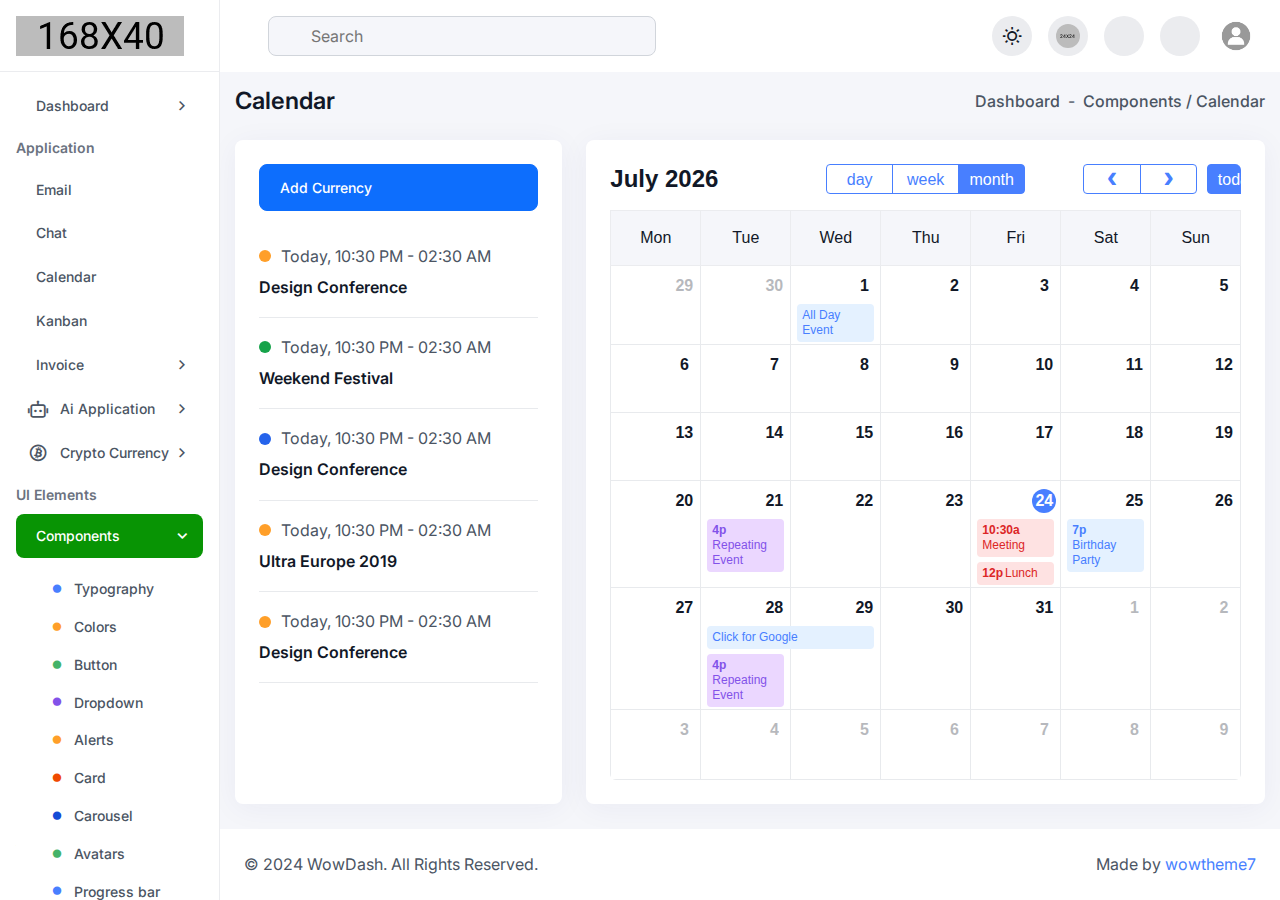
<file: calendar.html>
<!-- meta tags and other links -->
<!DOCTYPE html>
<html lang="en" data-theme="light">
<head>
  <meta charset="UTF-8">
  <meta name="viewport" content="width=device-width, initial-scale=1.0">
  <title>Wowdash - Bootstrap 5 Admin Dashboard HTML Template</title>
  <link rel="icon" type="image/png" href="assets/images/favicon.png" sizes="16x16">
  <!-- remix icon font css  -->
  <link rel="stylesheet" href="assets/css/remixicon.css">
  <!-- BootStrap css -->
  <link rel="stylesheet" href="assets/css/lib/bootstrap.min.css">
  <!-- Apex Chart css -->
  <link rel="stylesheet" href="assets/css/lib/apexcharts.css">
  <!-- Data Table css -->
  <link rel="stylesheet" href="assets/css/lib/dataTables.min.css">
  <!-- Text Editor css -->
  <link rel="stylesheet" href="assets/css/lib/editor-katex.min.css">
  <link rel="stylesheet" href="assets/css/lib/editor.atom-one-dark.min.css">
  <link rel="stylesheet" href="assets/css/lib/editor.quill.snow.css">
  <!-- Date picker css -->
  <link rel="stylesheet" href="assets/css/lib/flatpickr.min.css">
  <!-- Calendar css -->
  <link rel="stylesheet" href="assets/css/lib/full-calendar.css">
  <!-- Vector Map css -->
  <link rel="stylesheet" href="assets/css/lib/jquery-jvectormap-2.0.5.css">
  <!-- Popup css -->
  <link rel="stylesheet" href="assets/css/lib/magnific-popup.css">
  <!-- Slick Slider css -->
  <link rel="stylesheet" href="assets/css/lib/slick.css">
  <!-- prism css -->
  <link rel="stylesheet" href="assets/css/lib/prism.css">
  <!-- file upload css -->
  <link rel="stylesheet" href="assets/css/lib/file-upload.css">
  
  <link rel="stylesheet" href="assets/css/lib/audioplayer.css">
  <!-- main css -->
  <link rel="stylesheet" href="assets/css/style.css">
</head>
  <body>
<aside class="sidebar">
  <button type="button" class="sidebar-close-btn">
    <iconify-icon icon="radix-icons:cross-2"></iconify-icon>
  </button>
  <div>
    <a href="index.html" class="sidebar-logo">
      <img src="assets/images/logo.png" alt="site logo" class="light-logo">
      <img src="assets/images/logo-light.png" alt="site logo" class="dark-logo">
      <img src="assets/images/logo-icon.png" alt="site logo" class="logo-icon">
    </a>
  </div>
  <div class="sidebar-menu-area">
    <ul class="sidebar-menu" id="sidebar-menu">
      <li class="dropdown">
        <a href="javascript:void(0)">
          <iconify-icon icon="solar:home-smile-angle-outline" class="menu-icon"></iconify-icon>
          <span>Dashboard</span>
        </a>
        <ul class="sidebar-submenu">
          <li>
            <a href="index.html"><i class="ri-circle-fill circle-icon text-primary-600 w-auto"></i> AI</a>
          </li>
          <li>
            <a href="index-2.html"><i class="ri-circle-fill circle-icon text-warning-main w-auto"></i> CRM</a>
          </li>
          <li>
            <a href="index-3.html"><i class="ri-circle-fill circle-icon text-info-main w-auto"></i> eCommerce</a>
          </li>
          <li>
            <a href="index-4.html"><i class="ri-circle-fill circle-icon text-danger-main w-auto"></i> Cryptocurrency</a>
          </li>
          <li>
            <a href="index-5.html"><i class="ri-circle-fill circle-icon text-success-main w-auto"></i> Investment</a>
          </li>
          <li>
            <a href="index-6.html"><i class="ri-circle-fill circle-icon text-purple w-auto"></i> LMS</a>
          </li>
          <li>
            <a href="index-7.html"><i class="ri-circle-fill circle-icon text-info-main w-auto"></i> NFT & Gaming</a>
          </li>
          <li>
            <a href="index-8.html"><i class="ri-circle-fill circle-icon text-danger-main w-auto"></i> Medical</a>
          </li>
          <li>
            <a href="index-9.html"><i class="ri-circle-fill circle-icon text-purple w-auto"></i> Analytics</a>
          </li>
          <li>
            <a href="index-10.html"><i class="ri-circle-fill circle-icon text-warning-main w-auto"></i> POS & Inventory </a>
          </li>
          <li>
            <a href="index-11.html"><i class="ri-circle-fill circle-icon text-success-main w-auto"></i> Finance & Banking </a>
          </li>
          <li>
            <a href="index-12.html"><i class="ri-circle-fill circle-icon text-danger-main w-auto"></i> Booking System</a>
          </li>
          <li>
            <a href="index-13.html"><i class="ri-circle-fill circle-icon text-info-main w-auto"></i> Help Desk</a>
          </li>
          <li>
            <a href="index-14.html"><i class="ri-circle-fill circle-icon text-warning-main w-auto"></i> Podcast </a>
          </li>
        </ul>
      </li>
      <li class="sidebar-menu-group-title">Application</li>
      <li>
        <a href="email.html">
          <iconify-icon icon="mage:email" class="menu-icon"></iconify-icon>
          <span>Email</span>
        </a>
      </li>
      <li>
        <a href="chat-message.html">
          <iconify-icon icon="bi:chat-dots" class="menu-icon"></iconify-icon>
          <span>Chat</span> 
        </a>
      </li>
      <li>
        <a href="calendar-main.html">
          <iconify-icon icon="solar:calendar-outline" class="menu-icon"></iconify-icon>
          <span>Calendar</span> 
        </a>
      </li>
      <li>
        <a href="kanban.html">
          <iconify-icon icon="material-symbols:map-outline" class="menu-icon"></iconify-icon>
          <span>Kanban</span> 
        </a>
      </li>
      <li class="dropdown">
        <a href="javascript:void(0)">
          <iconify-icon icon="hugeicons:invoice-03" class="menu-icon"></iconify-icon>
          <span>Invoice</span> 
        </a>
        <ul class="sidebar-submenu">
          <li>
            <a href="invoice-list.html"><i class="ri-circle-fill circle-icon text-primary-600 w-auto"></i> List</a>
          </li>
          <li>
            <a href="invoice-preview.html"><i class="ri-circle-fill circle-icon text-warning-main w-auto"></i> Preview</a>
          </li>
          <li>
            <a href="invoice-add.html"><i class="ri-circle-fill circle-icon text-info-main w-auto"></i> Add new</a>
          </li>
          <li>
            <a href="invoice-edit.html"><i class="ri-circle-fill circle-icon text-danger-main w-auto"></i> Edit</a>
          </li>
        </ul>
      </li>
      <li class="dropdown">
        <a href="javascript:void(0)">
          <i class="ri-robot-2-line text-xl me-14 d-flex w-auto"></i>
          <span>Ai Application</span> 
        </a>
        <ul class="sidebar-submenu">
          <li>
            <a href="text-generator.html"><i class="ri-circle-fill circle-icon text-primary-600 w-auto"></i> Text Generator</a>
          </li>
          <li>
            <a href="code-generator.html"><i class="ri-circle-fill circle-icon text-warning-main w-auto"></i> Code Generator</a>
          </li>
          <li>
            <a href="image-generator.html"><i class="ri-circle-fill circle-icon text-info-main w-auto"></i> Image Generator</a>
          </li>
          <li>
            <a href="voice-generator.html"><i class="ri-circle-fill circle-icon text-danger-main w-auto"></i> Voice Generator</a>
          </li>
          <li>
            <a href="video-generator.html"><i class="ri-circle-fill circle-icon text-success-main w-auto"></i> Video Generator</a>
          </li>
        </ul>
      </li>

      <li class="dropdown">
        <a href="javascript:void(0)">
          <i class="ri-btc-line text-xl me-14 d-flex w-auto"></i>
          <span>Crypto Currency</span> 
        </a>
        <ul class="sidebar-submenu">
          <li>
            <a href="wallet.html"><i class="ri-circle-fill circle-icon text-primary-600 w-auto"></i> Wallet</a>
          </li>
          <li>
            <a href="marketplace.html"><i class="ri-circle-fill circle-icon text-warning-main w-auto"></i> Marketplace</a>
          </li>
          <li>
            <a href="marketplace-details.html"><i class="ri-circle-fill circle-icon text-warning-main w-auto"></i> Marketplace Details</a>
          </li>
          <li>
            <a href="portfolio.html"><i class="ri-circle-fill circle-icon text-warning-main w-auto"></i> Portfolios</a>
          </li>
        </ul>
      </li>

      <li class="sidebar-menu-group-title">UI Elements</li> 

      <li class="dropdown">
        <a href="javascript:void(0)">
          <iconify-icon icon="solar:document-text-outline" class="menu-icon"></iconify-icon>
          <span>Components</span> 
        </a>
        <ul class="sidebar-submenu">
          <li>
            <a href="typography.html"><i class="ri-circle-fill circle-icon text-primary-600 w-auto"></i> Typography</a>
          </li>
          <li>
            <a href="colors.html"><i class="ri-circle-fill circle-icon text-warning-main w-auto"></i> Colors</a>
          </li>
          <li>
            <a href="button.html"><i class="ri-circle-fill circle-icon text-success-main w-auto"></i> Button</a>
          </li>
          <li>
            <a href="dropdown.html"><i class="ri-circle-fill circle-icon text-lilac-600 w-auto"></i> Dropdown</a>
          </li>
          <li>
            <a href="alert.html"><i class="ri-circle-fill circle-icon text-warning-main w-auto"></i> Alerts</a>
          </li>
          <li>
            <a href="card.html"><i class="ri-circle-fill circle-icon text-danger-main w-auto"></i> Card</a>
          </li>
          <li>
            <a href="carousel.html"><i class="ri-circle-fill circle-icon text-info-main w-auto"></i> Carousel</a>
          </li>
          <li>
            <a href="avatar.html"><i class="ri-circle-fill circle-icon text-success-main w-auto"></i> Avatars</a>
          </li>
          <li>
            <a href="progress.html"><i class="ri-circle-fill circle-icon text-primary-600 w-auto"></i> Progress bar</a>
          </li>
          <li>
            <a href="tabs.html"><i class="ri-circle-fill circle-icon text-warning-main w-auto"></i> Tab & Accordion</a>
          </li>
          <li>
            <a href="pagination.html"><i class="ri-circle-fill circle-icon text-danger-main w-auto"></i> Pagination</a>
          </li>
          <li>
            <a href="badges.html"><i class="ri-circle-fill circle-icon text-info-main w-auto"></i> Badges</a>
          </li>
          <li>
            <a href="tooltip.html"><i class="ri-circle-fill circle-icon text-lilac-600 w-auto"></i> Tooltip & Popover</a>
          </li>
          <li>
            <a href="videos.html"><i class="ri-circle-fill circle-icon text-cyan w-auto"></i> Videos</a>
          </li>
          <li>
            <a href="star-rating.html"><i class="ri-circle-fill circle-icon text-indigo w-auto"></i> Star Ratings</a>
          </li>
          <li>
            <a href="tags.html"><i class="ri-circle-fill circle-icon text-purple w-auto"></i> Tags</a>
          </li>
          <li>
            <a href="list.html"><i class="ri-circle-fill circle-icon text-red w-auto"></i> List</a>
          </li>
          <li>
            <a href="calendar.html"><i class="ri-circle-fill circle-icon text-yellow w-auto"></i> Calendar</a>
          </li>
          <li>
            <a href="radio.html"><i class="ri-circle-fill circle-icon text-orange w-auto"></i> Radio</a>
          </li>
          <li>
            <a href="switch.html"><i class="ri-circle-fill circle-icon text-pink w-auto"></i> Switch</a>
          </li>
          <li>
            <a href="image-upload.html"><i class="ri-circle-fill circle-icon text-primary-600 w-auto"></i> Upload</a>
          </li>
        </ul>
      </li>
      <li class="dropdown">
        <a href="javascript:void(0)">
          <iconify-icon icon="heroicons:document" class="menu-icon"></iconify-icon>
          <span>Forms</span> 
        </a>
        <ul class="sidebar-submenu">
          <li>
            <a href="form.html"><i class="ri-circle-fill circle-icon text-primary-600 w-auto"></i> Input Forms</a>
          </li>
          <li>
            <a href="form-layout.html"><i class="ri-circle-fill circle-icon text-warning-main w-auto"></i> Input Layout</a>
          </li>
          <li>
            <a href="form-validation.html"><i class="ri-circle-fill circle-icon text-success-main w-auto"></i> Form Validation</a>
          </li>
          <li>
            <a href="wizard.html"><i class="ri-circle-fill circle-icon text-danger-main w-auto"></i> Form Wizard</a>
          </li>
        </ul>
      </li>
      <li class="dropdown">
        <a href="javascript:void(0)">
          <iconify-icon icon="mingcute:storage-line" class="menu-icon"></iconify-icon>
          <span>Table</span> 
        </a>
        <ul class="sidebar-submenu">
          <li>
            <a href="table-basic.html"><i class="ri-circle-fill circle-icon text-primary-600 w-auto"></i> Basic Table</a>
          </li>
          <li>
            <a href="table-data.html"><i class="ri-circle-fill circle-icon text-warning-main w-auto"></i> Data Table</a>
          </li>
        </ul>
      </li>
      <li class="dropdown">
        <a href="javascript:void(0)">
          <iconify-icon icon="solar:pie-chart-outline" class="menu-icon"></iconify-icon>
          <span>Chart</span> 
        </a>
        <ul class="sidebar-submenu">
          <li>
            <a href="line-chart.html"><i class="ri-circle-fill circle-icon text-danger-main w-auto"></i> Line Chart</a>
          </li>
          <li>
            <a href="column-chart.html"><i class="ri-circle-fill circle-icon text-warning-main w-auto"></i> Column Chart</a>
          </li>
          <li>
            <a href="pie-chart.html"><i class="ri-circle-fill circle-icon text-success-main w-auto"></i> Pie Chart</a>
          </li>
        </ul>
      </li>
      <li>
        <a href="widgets.html">
          <iconify-icon icon="fe:vector" class="menu-icon"></iconify-icon>
          <span>Widgets</span> 
        </a>
      </li>
      <li class="dropdown">
        <a href="javascript:void(0)">
          <iconify-icon icon="flowbite:users-group-outline" class="menu-icon"></iconify-icon>
          <span>Users</span> 
        </a>
        <ul class="sidebar-submenu">
          <li>
            <a href="users-list.html"><i class="ri-circle-fill circle-icon text-primary-600 w-auto"></i> Users List</a>
          </li>
          <li>
            <a href="users-grid.html"><i class="ri-circle-fill circle-icon text-warning-main w-auto"></i> Users Grid</a>
          </li>
          <li>
            <a href="add-user.html"><i class="ri-circle-fill circle-icon text-info-main w-auto"></i> Add User</a>
          </li>
          <li>
            <a href="view-profile.html"><i class="ri-circle-fill circle-icon text-danger-main w-auto"></i> View Profile</a>
          </li>
          <li>
            <a href="users-role-permission.html"><i class="ri-circle-fill circle-icon text-info-main w-auto"></i> User Role & Permission</a>
          </li>
        </ul>
      </li>

      <li class="dropdown">
        <a href="javascript:void(0)">
          <i class="ri-user-settings-line text-xl me-14 d-flex w-auto"></i>
          <span>Role & Access</span> 
        </a>
        <ul class="sidebar-submenu">
          <li>
            <a href="role-access.html"><i class="ri-circle-fill circle-icon text-primary-600 w-auto"></i> Role & Access</a>
          </li>
          <li>
            <a href="assign-role.html"><i class="ri-circle-fill circle-icon text-warning-main w-auto"></i> Assign Role</a>
          </li>
        </ul>
      </li>

      <li class="sidebar-menu-group-title">Application</li>

      <li class="dropdown">
        <a href="javascript:void(0)">
          <iconify-icon icon="simple-line-icons:vector" class="menu-icon"></iconify-icon>
          <span>Authentication</span> 
        </a>
        <ul class="sidebar-submenu">
          <li>
            <a href="sign-in.html"><i class="ri-circle-fill circle-icon text-primary-600 w-auto"></i> Sign In</a>
          </li>
          <li>
            <a href="sign-up.html"><i class="ri-circle-fill circle-icon text-warning-main w-auto"></i> Sign Up</a>
          </li>
          <li>
            <a href="forgot-password.html"><i class="ri-circle-fill circle-icon text-info-main w-auto"></i> Forgot Password</a>
          </li>
        </ul>
      </li>

      <li class="dropdown">
        <a href="javascript:void(0)">
          <iconify-icon icon="solar:gallery-wide-linear" class="menu-icon"></iconify-icon>
          <span>Gallery</span> 
        </a>
        <ul class="sidebar-submenu">
          <li>
            <a href="gallery-grid.html"><i class="ri-circle-fill circle-icon text-primary-600 w-auto"></i> Gallery Grid</a>
          </li>
          <li>
            <a href="gallery.html"><i class="ri-circle-fill circle-icon text-danger-600 w-auto"></i> Gallery Grid Desc</a>
          </li>
          <li>
            <a href="gallery-masonry.html"><i class="ri-circle-fill circle-icon text-info-main w-auto"></i> Gallery Masonry</a>
          </li>
          <li>
            <a href="gallery-hover.html"><i class="ri-circle-fill circle-icon text-info-main w-auto"></i> Gallery Hover Effect</a>
          </li>
        </ul>
      </li>
      
      <li>
        <a href="pricing.html">
          <iconify-icon icon="hugeicons:money-send-square" class="menu-icon"></iconify-icon>
          <span>Pricing</span> 
        </a>
      </li>
      <li class="dropdown">
        <a href="javascript:void(0)">
          <i class="ri-news-line text-xl me-14 d-flex w-auto"></i>
          <span>Blog</span> 
        </a>
        <ul class="sidebar-submenu">
          <li>
            <a href="blog.html"><i class="ri-circle-fill circle-icon text-primary-600 w-auto"></i> Blog</a>
          </li>
          <li>
            <a href="blog-details.html"><i class="ri-circle-fill circle-icon text-warning-main w-auto"></i> Blog Details</a>
          </li>
          <li>
            <a href="add-blog.html"><i class="ri-circle-fill circle-icon text-info-main w-auto"></i> Add Blog</a>
          </li>
        </ul>
      </li>
      <li>
        <a href="testimonials.html">
          <i class="ri-star-line text-xl me-14 d-flex w-auto"></i>
          <span>Testimonial</span> 
        </a>
      </li>
      <li>
        <a href="faq.html">
          <iconify-icon icon="mage:message-question-mark-round" class="menu-icon"></iconify-icon>
          <span>FAQs</span> 
        </a>
      </li>
      <li>
        <a href="error.html">
          <iconify-icon icon="streamline:straight-face" class="menu-icon"></iconify-icon>
          <span>404</span> 
        </a>
      </li>
      <li>
        <a href="terms-condition.html">
          <iconify-icon icon="octicon:info-24" class="menu-icon"></iconify-icon>
          <span>Terms & Conditions</span> 
        </a>
      </li>
      <li>
        <a href="coming-soon.html">
          <i class="ri-rocket-line text-xl me-14 d-flex w-auto"></i>
          <span>Coming Soon</span> 
        </a>
      </li>
      <li>
        <a href="access-denied.html">
          <i class="ri-folder-lock-line text-xl me-14 d-flex w-auto"></i>
          <span>Access Denied</span> 
        </a>
      </li>
      <li>
        <a href="maintenance.html">
          <i class="ri-hammer-line text-xl me-14 d-flex w-auto"></i>
          <span>Maintenance</span> 
        </a>
      </li>
      <li>
        <a href="blank-page.html">
          <i class="ri-checkbox-multiple-blank-line text-xl me-14 d-flex w-auto"></i>
          <span>Blank Page</span> 
        </a>
      </li>
      <li class="dropdown">
        <a href="javascript:void(0)">
          <iconify-icon icon="icon-park-outline:setting-two" class="menu-icon"></iconify-icon>
          <span>Settings</span> 
        </a>
        <ul class="sidebar-submenu">
          <li>
            <a href="company.html"><i class="ri-circle-fill circle-icon text-primary-600 w-auto"></i> Company</a>
          </li>
          <li>
            <a href="notification.html"><i class="ri-circle-fill circle-icon text-warning-main w-auto"></i> Notification</a>
          </li>
          <li>
            <a href="notification-alert.html"><i class="ri-circle-fill circle-icon text-info-main w-auto"></i> Notification Alert</a>
          </li>
          <li>
            <a href="theme.html"><i class="ri-circle-fill circle-icon text-danger-main w-auto"></i> Theme</a>
          </li>
          <li>
            <a href="currencies.html"><i class="ri-circle-fill circle-icon text-danger-main w-auto"></i> Currencies</a>
          </li>
          <li>
            <a href="language.html"><i class="ri-circle-fill circle-icon text-danger-main w-auto"></i> Languages</a>
          </li>
          <li>
            <a href="payment-gateway.html"><i class="ri-circle-fill circle-icon text-danger-main w-auto"></i> Payment Gateway</a>
          </li>
        </ul>
      </li>
    </ul>
  </div>
</aside>

<main class="dashboard-main">
  <div class="navbar-header">
  <div class="row align-items-center justify-content-between">
    <div class="col-auto">
      <div class="d-flex flex-wrap align-items-center gap-4">
        <button type="button" class="sidebar-toggle">
          <iconify-icon icon="heroicons:bars-3-solid" class="icon text-2xl non-active"></iconify-icon>
          <iconify-icon icon="iconoir:arrow-right" class="icon text-2xl active"></iconify-icon>
        </button>
        <button type="button" class="sidebar-mobile-toggle">
          <iconify-icon icon="heroicons:bars-3-solid" class="icon"></iconify-icon>
        </button>
        <form class="navbar-search">
          <input type="text" name="search" placeholder="Search">
          <iconify-icon icon="ion:search-outline" class="icon"></iconify-icon>
        </form>
      </div>
    </div>
    <div class="col-auto">
      <div class="d-flex flex-wrap align-items-center gap-3">
        <button type="button" data-theme-toggle class="w-40-px h-40-px bg-neutral-200 rounded-circle d-flex justify-content-center align-items-center"></button>
        <div class="dropdown d-none d-sm-inline-block">
          <button class="has-indicator w-40-px h-40-px bg-neutral-200 rounded-circle d-flex justify-content-center align-items-center" type="button" data-bs-toggle="dropdown">
            <img src="assets/images/lang-flag.png" alt="image" class="w-24 h-24 object-fit-cover rounded-circle">
          </button>
          <div class="dropdown-menu to-top dropdown-menu-sm">
            <div class="py-12 px-16 radius-8 bg-primary-50 mb-16 d-flex align-items-center justify-content-between gap-2">
              <div>
                <h6 class="text-lg text-primary-light fw-semibold mb-0">Choose Your Language</h6>
              </div>
            </div>

            <div class="max-h-400-px overflow-y-auto scroll-sm pe-8">
              <div class="form-check style-check d-flex align-items-center justify-content-between mb-16">
                <label class="form-check-label line-height-1 fw-medium text-secondary-light" for="english"> 
                  <span class="text-black hover-bg-transparent hover-text-primary d-flex align-items-center gap-3"> 
                    <img src="assets/images/flags/flag1.png" alt="" class="w-36-px h-36-px bg-success-subtle text-success-main rounded-circle flex-shrink-0">
                    <span class="text-md fw-semibold mb-0">English</span>
                  </span>
                </label>
                <input class="form-check-input" type="radio" name="crypto" id="english">
              </div>
  
              <div class="form-check style-check d-flex align-items-center justify-content-between mb-16">
                <label class="form-check-label line-height-1 fw-medium text-secondary-light" for="japan"> 
                  <span class="text-black hover-bg-transparent hover-text-primary d-flex align-items-center gap-3"> 
                    <img src="assets/images/flags/flag2.png" alt="" class="w-36-px h-36-px bg-success-subtle text-success-main rounded-circle flex-shrink-0">
                    <span class="text-md fw-semibold mb-0">Japan</span>
                  </span>  
                </label>
                <input class="form-check-input" type="radio" name="crypto" id="japan">
              </div>
              
              <div class="form-check style-check d-flex align-items-center justify-content-between mb-16">
                <label class="form-check-label line-height-1 fw-medium text-secondary-light" for="france"> 
                  <span class="text-black hover-bg-transparent hover-text-primary d-flex align-items-center gap-3"> 
                    <img src="assets/images/flags/flag3.png" alt="" class="w-36-px h-36-px bg-success-subtle text-success-main rounded-circle flex-shrink-0">
                    <span class="text-md fw-semibold mb-0">France</span>
                  </span>  
                </label>
                <input class="form-check-input" type="radio" name="crypto" id="france">
              </div>
              
              <div class="form-check style-check d-flex align-items-center justify-content-between mb-16">
                <label class="form-check-label line-height-1 fw-medium text-secondary-light" for="germany"> 
                  <span class="text-black hover-bg-transparent hover-text-primary d-flex align-items-center gap-3"> 
                    <img src="assets/images/flags/flag4.png" alt="" class="w-36-px h-36-px bg-success-subtle text-success-main rounded-circle flex-shrink-0">
                    <span class="text-md fw-semibold mb-0">Germany</span>
                  </span>  
                </label>
                <input class="form-check-input" type="radio" name="crypto" id="germany">
              </div>
              
              <div class="form-check style-check d-flex align-items-center justify-content-between mb-16">
                <label class="form-check-label line-height-1 fw-medium text-secondary-light" for="korea"> 
                  <span class="text-black hover-bg-transparent hover-text-primary d-flex align-items-center gap-3"> 
                    <img src="assets/images/flags/flag5.png" alt="" class="w-36-px h-36-px bg-success-subtle text-success-main rounded-circle flex-shrink-0">
                    <span class="text-md fw-semibold mb-0">South Korea</span>
                  </span>  
                </label>
                <input class="form-check-input" type="radio" name="crypto" id="korea">
              </div>
              
              <div class="form-check style-check d-flex align-items-center justify-content-between mb-16">
                <label class="form-check-label line-height-1 fw-medium text-secondary-light" for="bangladesh"> 
                  <span class="text-black hover-bg-transparent hover-text-primary d-flex align-items-center gap-3"> 
                    <img src="assets/images/flags/flag6.png" alt="" class="w-36-px h-36-px bg-success-subtle text-success-main rounded-circle flex-shrink-0">
                    <span class="text-md fw-semibold mb-0">Bangladesh</span>
                  </span>  
                </label>
                <input class="form-check-input" type="radio" name="crypto" id="bangladesh">
              </div>
              
              <div class="form-check style-check d-flex align-items-center justify-content-between mb-16">
                <label class="form-check-label line-height-1 fw-medium text-secondary-light" for="india"> 
                  <span class="text-black hover-bg-transparent hover-text-primary d-flex align-items-center gap-3"> 
                    <img src="assets/images/flags/flag7.png" alt="" class="w-36-px h-36-px bg-success-subtle text-success-main rounded-circle flex-shrink-0">
                    <span class="text-md fw-semibold mb-0">India</span>
                  </span>  
                </label>
                <input class="form-check-input" type="radio" name="crypto" id="india">
              </div>
              <div class="form-check style-check d-flex align-items-center justify-content-between">
                <label class="form-check-label line-height-1 fw-medium text-secondary-light" for="canada"> 
                  <span class="text-black hover-bg-transparent hover-text-primary d-flex align-items-center gap-3"> 
                    <img src="assets/images/flags/flag8.png" alt="" class="w-36-px h-36-px bg-success-subtle text-success-main rounded-circle flex-shrink-0">
                    <span class="text-md fw-semibold mb-0">Canada</span>
                  </span>  
                </label>
                <input class="form-check-input" type="radio" name="crypto" id="canada">
              </div>
            </div>
          </div>
        </div><!-- Language dropdown end -->

        <div class="dropdown">
          <button class="has-indicator w-40-px h-40-px bg-neutral-200 rounded-circle d-flex justify-content-center align-items-center" type="button" data-bs-toggle="dropdown">
            <iconify-icon icon="mage:email" class="text-primary-light text-xl"></iconify-icon>
          </button>
          <div class="dropdown-menu to-top dropdown-menu-lg p-0">
            <div class="m-16 py-12 px-16 radius-8 bg-primary-50 mb-16 d-flex align-items-center justify-content-between gap-2">
              <div>
                <h6 class="text-lg text-primary-light fw-semibold mb-0">Message</h6>
              </div>
              <span class="text-primary-600 fw-semibold text-lg w-40-px h-40-px rounded-circle bg-base d-flex justify-content-center align-items-center">05</span>
            </div>
            
           <div class="max-h-400-px overflow-y-auto scroll-sm pe-4">
            
            <a href="javascript:void(0)" class="px-24 py-12 d-flex align-items-start gap-3 mb-2 justify-content-between">
              <div class="text-black hover-bg-transparent hover-text-primary d-flex align-items-center gap-3"> 
                <span class="w-40-px h-40-px rounded-circle flex-shrink-0 position-relative">
                  <img src="assets/images/notification/profile-3.png" alt="">
                  <span class="w-8-px h-8-px bg-success-main rounded-circle position-absolute end-0 bottom-0"></span>
                </span> 
                <div>
                  <h6 class="text-md fw-semibold mb-4">Kathryn Murphy</h6>
                  <p class="mb-0 text-sm text-secondary-light text-w-100-px">hey! there i’m...</p>
                </div>
              </div>
              <div class="d-flex flex-column align-items-end"> 
                <span class="text-sm text-secondary-light flex-shrink-0">12:30 PM</span>
                <span class="mt-4 text-xs text-base w-16-px h-16-px d-flex justify-content-center align-items-center bg-warning-main rounded-circle">8</span>
              </div>
            </a>

            <a href="javascript:void(0)" class="px-24 py-12 d-flex align-items-start gap-3 mb-2 justify-content-between">
              <div class="text-black hover-bg-transparent hover-text-primary d-flex align-items-center gap-3"> 
                <span class="w-40-px h-40-px rounded-circle flex-shrink-0 position-relative">
                  <img src="assets/images/notification/profile-4.png" alt="">
                  <span class="w-8-px h-8-px  bg-neutral-300 rounded-circle position-absolute end-0 bottom-0"></span>
                </span> 
                <div>
                  <h6 class="text-md fw-semibold mb-4">Kathryn Murphy</h6>
                  <p class="mb-0 text-sm text-secondary-light text-w-100-px">hey! there i’m...</p>
                </div>
              </div>
              <div class="d-flex flex-column align-items-end"> 
                <span class="text-sm text-secondary-light flex-shrink-0">12:30 PM</span>
                <span class="mt-4 text-xs text-base w-16-px h-16-px d-flex justify-content-center align-items-center bg-warning-main rounded-circle">2</span>
              </div>
            </a>

            <a href="javascript:void(0)" class="px-24 py-12 d-flex align-items-start gap-3 mb-2 justify-content-between bg-neutral-50">
              <div class="text-black hover-bg-transparent hover-text-primary d-flex align-items-center gap-3"> 
                <span class="w-40-px h-40-px rounded-circle flex-shrink-0 position-relative">
                  <img src="assets/images/notification/profile-5.png" alt="">
                  <span class="w-8-px h-8-px bg-success-main rounded-circle position-absolute end-0 bottom-0"></span>
                </span> 
                <div>
                  <h6 class="text-md fw-semibold mb-4">Kathryn Murphy</h6>
                  <p class="mb-0 text-sm text-secondary-light text-w-100-px">hey! there i’m...</p>
                </div>
              </div>
              <div class="d-flex flex-column align-items-end"> 
                <span class="text-sm text-secondary-light flex-shrink-0">12:30 PM</span>
                <span class="mt-4 text-xs text-base w-16-px h-16-px d-flex justify-content-center align-items-center bg-neutral-400 rounded-circle">0</span>
              </div>
            </a>

            <a href="javascript:void(0)" class="px-24 py-12 d-flex align-items-start gap-3 mb-2 justify-content-between bg-neutral-50">
              <div class="text-black hover-bg-transparent hover-text-primary d-flex align-items-center gap-3"> 
                <span class="w-40-px h-40-px rounded-circle flex-shrink-0 position-relative">
                  <img src="assets/images/notification/profile-6.png" alt="">
                  <span class="w-8-px h-8-px bg-neutral-300 rounded-circle position-absolute end-0 bottom-0"></span>
                </span> 
                <div>
                  <h6 class="text-md fw-semibold mb-4">Kathryn Murphy</h6>
                  <p class="mb-0 text-sm text-secondary-light text-w-100-px">hey! there i’m...</p>
                </div>
              </div>
              <div class="d-flex flex-column align-items-end"> 
                <span class="text-sm text-secondary-light flex-shrink-0">12:30 PM</span>
                <span class="mt-4 text-xs text-base w-16-px h-16-px d-flex justify-content-center align-items-center bg-neutral-400 rounded-circle">0</span>
              </div>
            </a>

            <a href="javascript:void(0)" class="px-24 py-12 d-flex align-items-start gap-3 mb-2 justify-content-between">
              <div class="text-black hover-bg-transparent hover-text-primary d-flex align-items-center gap-3"> 
                <span class="w-40-px h-40-px rounded-circle flex-shrink-0 position-relative">
                  <img src="assets/images/notification/profile-7.png" alt="">
                  <span class="w-8-px h-8-px bg-success-main rounded-circle position-absolute end-0 bottom-0"></span>
                </span> 
                <div>
                  <h6 class="text-md fw-semibold mb-4">Kathryn Murphy</h6>
                  <p class="mb-0 text-sm text-secondary-light text-w-100-px">hey! there i’m...</p>
                </div>
              </div>
              <div class="d-flex flex-column align-items-end"> 
                <span class="text-sm text-secondary-light flex-shrink-0">12:30 PM</span>
                <span class="mt-4 text-xs text-base w-16-px h-16-px d-flex justify-content-center align-items-center bg-warning-main rounded-circle">8</span>
              </div>
            </a>

           </div>
            <div class="text-center py-12 px-16"> 
                <a href="javascript:void(0)" class="text-primary-600 fw-semibold text-md">See All Message</a>
            </div>
          </div>
        </div><!-- Message dropdown end -->

        <div class="dropdown">
          <button class="has-indicator w-40-px h-40-px bg-neutral-200 rounded-circle d-flex justify-content-center align-items-center" type="button" data-bs-toggle="dropdown">
            <iconify-icon icon="iconoir:bell" class="text-primary-light text-xl"></iconify-icon>
          </button>
          <div class="dropdown-menu to-top dropdown-menu-lg p-0">
            <div class="m-16 py-12 px-16 radius-8 bg-primary-50 mb-16 d-flex align-items-center justify-content-between gap-2">
              <div>
                <h6 class="text-lg text-primary-light fw-semibold mb-0">Notifications</h6>
              </div>
              <span class="text-primary-600 fw-semibold text-lg w-40-px h-40-px rounded-circle bg-base d-flex justify-content-center align-items-center">05</span>
            </div>
            
           <div class="max-h-400-px overflow-y-auto scroll-sm pe-4">
            <a href="javascript:void(0)" class="px-24 py-12 d-flex align-items-start gap-3 mb-2 justify-content-between">
              <div class="text-black hover-bg-transparent hover-text-primary d-flex align-items-center gap-3"> 
                <span class="w-44-px h-44-px bg-success-subtle text-success-main rounded-circle d-flex justify-content-center align-items-center flex-shrink-0">
                  <iconify-icon icon="bitcoin-icons:verify-outline" class="icon text-xxl"></iconify-icon>
                </span> 
                <div>
                  <h6 class="text-md fw-semibold mb-4">Congratulations</h6>
                  <p class="mb-0 text-sm text-secondary-light text-w-200-px">Your profile has been Verified. Your profile has been Verified</p>
                </div>
              </div>
              <span class="text-sm text-secondary-light flex-shrink-0">23 Mins ago</span>
            </a>
            
            <a href="javascript:void(0)" class="px-24 py-12 d-flex align-items-start gap-3 mb-2 justify-content-between bg-neutral-50">
              <div class="text-black hover-bg-transparent hover-text-primary d-flex align-items-center gap-3"> 
                <span class="w-44-px h-44-px bg-success-subtle text-success-main rounded-circle d-flex justify-content-center align-items-center flex-shrink-0">
                  <img src="assets/images/notification/profile-1.png" alt="">
                </span> 
                <div>
                  <h6 class="text-md fw-semibold mb-4">Ronald Richards</h6>
                  <p class="mb-0 text-sm text-secondary-light text-w-200-px">You can stitch between artboards</p>
                </div>
              </div>
              <span class="text-sm text-secondary-light flex-shrink-0">23 Mins ago</span>
            </a>
            
            <a href="javascript:void(0)" class="px-24 py-12 d-flex align-items-start gap-3 mb-2 justify-content-between">
              <div class="text-black hover-bg-transparent hover-text-primary d-flex align-items-center gap-3"> 
                <span class="w-44-px h-44-px bg-info-subtle text-info-main rounded-circle d-flex justify-content-center align-items-center flex-shrink-0">
                  AM
                </span> 
                <div>
                  <h6 class="text-md fw-semibold mb-4">Arlene McCoy</h6>
                  <p class="mb-0 text-sm text-secondary-light text-w-200-px">Invite you to prototyping</p>
                </div>
              </div>
              <span class="text-sm text-secondary-light flex-shrink-0">23 Mins ago</span>
            </a>

            <a href="javascript:void(0)" class="px-24 py-12 d-flex align-items-start gap-3 mb-2 justify-content-between bg-neutral-50">
              <div class="text-black hover-bg-transparent hover-text-primary d-flex align-items-center gap-3"> 
                <span class="w-44-px h-44-px bg-success-subtle text-success-main rounded-circle d-flex justify-content-center align-items-center flex-shrink-0">
                  <img src="assets/images/notification/profile-2.png" alt="">
                </span> 
                <div>
                  <h6 class="text-md fw-semibold mb-4">Annette Black</h6>
                  <p class="mb-0 text-sm text-secondary-light text-w-200-px">Invite you to prototyping</p>
                </div>
              </div>
              <span class="text-sm text-secondary-light flex-shrink-0">23 Mins ago</span>
            </a>

            <a href="javascript:void(0)" class="px-24 py-12 d-flex align-items-start gap-3 mb-2 justify-content-between">
              <div class="text-black hover-bg-transparent hover-text-primary d-flex align-items-center gap-3"> 
                <span class="w-44-px h-44-px bg-info-subtle text-info-main rounded-circle d-flex justify-content-center align-items-center flex-shrink-0">
                  DR
                </span> 
                <div>
                  <h6 class="text-md fw-semibold mb-4">Darlene Robertson</h6>
                  <p class="mb-0 text-sm text-secondary-light text-w-200-px">Invite you to prototyping</p>
                </div>
              </div>
              <span class="text-sm text-secondary-light flex-shrink-0">23 Mins ago</span>
            </a>
           </div>

            <div class="text-center py-12 px-16"> 
                <a href="javascript:void(0)" class="text-primary-600 fw-semibold text-md">See All Notification</a>
            </div>

          </div>
        </div><!-- Notification dropdown end -->

        <div class="dropdown">
          <button class="d-flex justify-content-center align-items-center rounded-circle" type="button" data-bs-toggle="dropdown">
            <img src="assets/images/user.png" alt="image" class="w-40-px h-40-px object-fit-cover rounded-circle">
          </button>
          <div class="dropdown-menu to-top dropdown-menu-sm">
            <div class="py-12 px-16 radius-8 bg-primary-50 mb-16 d-flex align-items-center justify-content-between gap-2">
              <div>
                <h6 class="text-lg text-primary-light fw-semibold mb-2">Shaidul Islam</h6>
                <span class="text-secondary-light fw-medium text-sm">Admin</span>
              </div>
              <button type="button" class="hover-text-danger">
                <iconify-icon icon="radix-icons:cross-1" class="icon text-xl"></iconify-icon> 
              </button>
            </div>
            <ul class="to-top-list">
              <li>
                <a class="dropdown-item text-black px-0 py-8 hover-bg-transparent hover-text-primary d-flex align-items-center gap-3" href="view-profile.html"> 
                <iconify-icon icon="solar:user-linear" class="icon text-xl"></iconify-icon>  My Profile</a>
              </li>
              <li>
                <a class="dropdown-item text-black px-0 py-8 hover-bg-transparent hover-text-primary d-flex align-items-center gap-3" href="email.html"> 
                <iconify-icon icon="tabler:message-check" class="icon text-xl"></iconify-icon>  Inbox</a>
              </li>
              <li>
                <a class="dropdown-item text-black px-0 py-8 hover-bg-transparent hover-text-primary d-flex align-items-center gap-3" href="company.html"> 
                <iconify-icon icon="icon-park-outline:setting-two" class="icon text-xl"></iconify-icon>  Setting</a>
              </li>
              <li>
                <a class="dropdown-item text-black px-0 py-8 hover-bg-transparent hover-text-danger d-flex align-items-center gap-3" href="javascript:void(0)"> 
                <iconify-icon icon="lucide:power" class="icon text-xl"></iconify-icon>  Log Out</a>
              </li>
            </ul>
          </div>
        </div><!-- Profile dropdown end -->
      </div>
    </div>
  </div>
</div> 

    <div class="dashboard-main-body">

        <div class="d-flex flex-wrap align-items-center justify-content-between gap-3 mb-24">
  <h6 class="fw-semibold mb-0">Calendar</h6>
  <ul class="d-flex align-items-center gap-2">
    <li class="fw-medium">
      <a href="index.html" class="d-flex align-items-center gap-1 hover-text-primary">
        <iconify-icon icon="solar:home-smile-angle-outline" class="icon text-lg"></iconify-icon>
        Dashboard
      </a>
    </li>
    <li>-</li>
    <li class="fw-medium">Components / Calendar</li>
  </ul>
</div>

        <div class="row gy-4">
            <div class="col-xxl-3 col-lg-4">
                <div class="card h-100 p-0">
                    <div class="card-body p-24">
                        <button type="button" class="btn btn-primary text-sm btn-sm px-12 py-12 w-100 radius-8 d-flex align-items-center gap-2 mb-32" data-bs-toggle="modal" data-bs-target="#exampleModal">
                            <iconify-icon icon="fa6-regular:square-plus" class="icon text-lg line-height-1"></iconify-icon>
                            Add Currency
                        </button>

                        <div class="mt-32">
                            <div class="event-item d-flex align-items-center justify-content-between gap-4 pb-16 mb-16 border border-start-0 border-end-0 border-top-0">
                                <div class="">
                                    <div class="d-flex align-items-center gap-10">
                                        <span class="w-12-px h-12-px bg-warning-600 rounded-circle fw-medium"></span>
                                        <span class="text-secondary-light">Today, 10:30 PM - 02:30 AM</span>
                                    </div>
                                    <span class="text-primary-light fw-semibold text-md mt-4">Design Conference</span>
                                </div>
                                <div class="dropdown">
                                    <button type="button" data-bs-toggle="dropdown" aria-expanded="false"> 
                                    <iconify-icon icon="entypo:dots-three-vertical" class="icon text-secondary-light"></iconify-icon> 
                                    </button>
                                    <ul class="dropdown-menu p-12 border bg-base shadow">
                                        <li>
                                            <button type="button" class="dropdown-item px-16 py-8 rounded text-secondary-light bg-hover-neutral-200 text-hover-neutral-900 d-flex align-items-center gap-10" data-bs-toggle="modal" data-bs-target="#exampleModalView">
                                                <iconify-icon icon="hugeicons:view" class="icon text-lg line-height-1"></iconify-icon>
                                                View
                                            </button>
                                        </li>
                                        <li>
                                            <button type="button" class="dropdown-item px-16 py-8 rounded text-secondary-light bg-hover-neutral-200 text-hover-neutral-900 d-flex align-items-center gap-10" data-bs-toggle="modal" data-bs-target="#exampleModalEdit">
                                                <iconify-icon icon="lucide:edit" class="icon text-lg line-height-1"></iconify-icon>
                                                Edit
                                            </button>
                                        </li>
                                        <li>
                                            <button type="button" class="delete-item dropdown-item px-16 py-8 rounded text-secondary-light bg-hover-danger-100 text-hover-danger-600 d-flex align-items-center gap-10" data-bs-toggle="modal" data-bs-target="#exampleModalDelete">
                                                <iconify-icon icon="fluent:delete-24-regular" class="icon text-lg line-height-1"></iconify-icon>
                                                Delete
                                            </button>
                                        </li>
                                    </ul>
                                </div>
                            </div>
                            <div class="event-item d-flex align-items-center justify-content-between gap-4 pb-16 mb-16 border border-start-0 border-end-0 border-top-0">
                                <div class="">
                                    <div class="d-flex align-items-center gap-10">
                                        <span class="w-12-px h-12-px bg-success-600 rounded-circle fw-medium"></span>
                                        <span class="text-secondary-light">Today, 10:30 PM - 02:30 AM</span>
                                    </div>
                                    <span class="text-primary-light fw-semibold text-md mt-4">Weekend Festival</span>
                                </div>
                                <div class="dropdown">
                                    <button type="button" data-bs-toggle="dropdown" aria-expanded="false"> 
                                    <iconify-icon icon="entypo:dots-three-vertical" class="icon text-secondary-light"></iconify-icon> 
                                    </button>
                                    <ul class="dropdown-menu p-12 border bg-base shadow">
                                        <li>
                                            <button type="button" class="dropdown-item px-16 py-8 rounded text-secondary-light bg-hover-neutral-200 text-hover-neutral-900 d-flex align-items-center gap-10" data-bs-toggle="modal" data-bs-target="#exampleModalView">
                                                <iconify-icon icon="hugeicons:view" class="icon text-lg line-height-1"></iconify-icon>
                                                View
                                            </button>
                                        </li>
                                        <li>
                                            <button type="button" class="dropdown-item px-16 py-8 rounded text-secondary-light bg-hover-neutral-200 text-hover-neutral-900 d-flex align-items-center gap-10" data-bs-toggle="modal" data-bs-target="#exampleModalEdit">
                                                <iconify-icon icon="lucide:edit" class="icon text-lg line-height-1"></iconify-icon>
                                                Edit
                                            </button>
                                        </li>
                                        <li>
                                            <button type="button" class="delete-item dropdown-item px-16 py-8 rounded text-secondary-light bg-hover-danger-100 text-hover-danger-600 d-flex align-items-center gap-10" data-bs-toggle="modal" data-bs-target="#exampleModalDelete">
                                                <iconify-icon icon="fluent:delete-24-regular" class="icon text-lg line-height-1"></iconify-icon>
                                                Delete
                                            </button>
                                        </li>
                                    </ul>
                                </div>
                            </div>
                            <div class="event-item d-flex align-items-center justify-content-between gap-4 pb-16 mb-16 border border-start-0 border-end-0 border-top-0">
                                <div class="">
                                    <div class="d-flex align-items-center gap-10">
                                        <span class="w-12-px h-12-px bg-info-600 rounded-circle fw-medium"></span>
                                        <span class="text-secondary-light">Today, 10:30 PM - 02:30 AM</span>
                                    </div>
                                    <span class="text-primary-light fw-semibold text-md mt-4">Design Conference</span>
                                </div>
                                <div class="dropdown">
                                    <button type="button" data-bs-toggle="dropdown" aria-expanded="false"> 
                                    <iconify-icon icon="entypo:dots-three-vertical" class="icon text-secondary-light"></iconify-icon> 
                                    </button>
                                    <ul class="dropdown-menu p-12 border bg-base shadow">
                                        <li>
                                            <button type="button" class="dropdown-item px-16 py-8 rounded text-secondary-light bg-hover-neutral-200 text-hover-neutral-900 d-flex align-items-center gap-10" data-bs-toggle="modal" data-bs-target="#exampleModalView">
                                                <iconify-icon icon="hugeicons:view" class="icon text-lg line-height-1"></iconify-icon>
                                                View
                                            </button>
                                        </li>
                                        <li>
                                            <button type="button" class="dropdown-item px-16 py-8 rounded text-secondary-light bg-hover-neutral-200 text-hover-neutral-900 d-flex align-items-center gap-10" data-bs-toggle="modal" data-bs-target="#exampleModalEdit">
                                                <iconify-icon icon="lucide:edit" class="icon text-lg line-height-1"></iconify-icon>
                                                Edit
                                            </button>
                                        </li>
                                        <li>
                                            <button type="button" class="delete-item dropdown-item px-16 py-8 rounded text-secondary-light bg-hover-danger-100 text-hover-danger-600 d-flex align-items-center gap-10" data-bs-toggle="modal" data-bs-target="#exampleModalDelete">
                                                <iconify-icon icon="fluent:delete-24-regular" class="icon text-lg line-height-1"></iconify-icon>
                                                Delete
                                            </button>
                                        </li>
                                    </ul>
                                </div>
                            </div>
                            <div class="event-item d-flex align-items-center justify-content-between gap-4 pb-16 mb-16 border border-start-0 border-end-0 border-top-0">
                                <div class="">
                                    <div class="d-flex align-items-center gap-10">
                                        <span class="w-12-px h-12-px bg-warning-600 rounded-circle fw-medium"></span>
                                        <span class="text-secondary-light">Today, 10:30 PM - 02:30 AM</span>
                                    </div>
                                    <span class="text-primary-light fw-semibold text-md mt-4">Ultra Europe 2019</span>
                                </div>
                                <div class="dropdown">
                                    <button type="button" data-bs-toggle="dropdown" aria-expanded="false"> 
                                    <iconify-icon icon="entypo:dots-three-vertical" class="icon text-secondary-light"></iconify-icon> 
                                    </button>
                                    <ul class="dropdown-menu p-12 border bg-base shadow">
                                        <li>
                                            <button type="button" class="dropdown-item px-16 py-8 rounded text-secondary-light bg-hover-neutral-200 text-hover-neutral-900 d-flex align-items-center gap-10" data-bs-toggle="modal" data-bs-target="#exampleModalView">
                                                <iconify-icon icon="hugeicons:view" class="icon text-lg line-height-1"></iconify-icon>
                                                View
                                            </button>
                                        </li>
                                        <li>
                                            <button type="button" class="dropdown-item px-16 py-8 rounded text-secondary-light bg-hover-neutral-200 text-hover-neutral-900 d-flex align-items-center gap-10" data-bs-toggle="modal" data-bs-target="#exampleModalEdit">
                                                <iconify-icon icon="lucide:edit" class="icon text-lg line-height-1"></iconify-icon>
                                                Edit
                                            </button>
                                        </li>
                                        <li>
                                            <button type="button" class="delete-item dropdown-item px-16 py-8 rounded text-secondary-light bg-hover-danger-100 text-hover-danger-600 d-flex align-items-center gap-10" data-bs-toggle="modal" data-bs-target="#exampleModalDelete">
                                                <iconify-icon icon="fluent:delete-24-regular" class="icon text-lg line-height-1"></iconify-icon>
                                                Delete
                                            </button>
                                        </li>
                                    </ul>
                                </div>
                            </div>
                            <div class="event-item d-flex align-items-center justify-content-between gap-4 pb-16 mb-16 border border-start-0 border-end-0 border-top-0">
                                <div class="">
                                    <div class="d-flex align-items-center gap-10">
                                        <span class="w-12-px h-12-px bg-warning-600 rounded-circle fw-medium"></span>
                                        <span class="text-secondary-light">Today, 10:30 PM - 02:30 AM</span>
                                    </div>
                                    <span class="text-primary-light fw-semibold text-md mt-4">Design Conference</span>
                                </div>
                                <div class="dropdown">
                                    <button type="button" data-bs-toggle="dropdown" aria-expanded="false"> 
                                    <iconify-icon icon="entypo:dots-three-vertical" class="icon text-secondary-light"></iconify-icon> 
                                    </button>
                                    <ul class="dropdown-menu p-12 border bg-base shadow">
                                        <li>
                                            <button type="button" class="dropdown-item px-16 py-8 rounded text-secondary-light bg-hover-neutral-200 text-hover-neutral-900 d-flex align-items-center gap-10" data-bs-toggle="modal" data-bs-target="#exampleModalView">
                                                <iconify-icon icon="hugeicons:view" class="icon text-lg line-height-1"></iconify-icon>
                                                View
                                            </button>
                                        </li>
                                        <li>
                                            <button type="button" class="dropdown-item px-16 py-8 rounded text-secondary-light bg-hover-neutral-200 text-hover-neutral-900 d-flex align-items-center gap-10" data-bs-toggle="modal" data-bs-target="#exampleModalEdit">
                                                <iconify-icon icon="lucide:edit" class="icon text-lg line-height-1"></iconify-icon>
                                                Edit
                                            </button>
                                        </li>
                                        <li>
                                            <button type="button" class="delete-item dropdown-item px-16 py-8 rounded text-secondary-light bg-hover-danger-100 text-hover-danger-600 d-flex align-items-center gap-10" data-bs-toggle="modal" data-bs-target="#exampleModalDelete">
                                                <iconify-icon icon="fluent:delete-24-regular" class="icon text-lg line-height-1"></iconify-icon>
                                                Delete
                                            </button>
                                        </li>
                                    </ul>
                                </div>
                            </div>
                        </div>
                        
                    </div>
                </div>
            </div>
            <div class="col-xxl-9 col-lg-8">
                <div class="card h-100 p-0">
                    <div class="card-body p-24">
                        <div id='wrap'>
                            <div id='calendar'></div>
                            <div style='clear:both'></div>
                        </div>
                    </div>
                </div>
            </div>
        </div>
        

        <!-- Modal Add Event -->
        <div class="modal fade" id="exampleModal" tabindex="-1" aria-labelledby="exampleModalLabel" aria-hidden="true">
            <div class="modal-dialog modal-lg modal-dialog modal-dialog-centered">
                <div class="modal-content radius-16 bg-base">
                    <div class="modal-header py-16 px-24 border border-top-0 border-start-0 border-end-0">
                        <h1 class="modal-title fs-5" id="exampleModalLabel">Add New Event</h1>
                        <button type="button" class="btn-close" data-bs-dismiss="modal" aria-label="Close"></button>
                    </div>
                    <div class="modal-body p-24">
                        <form action="#">
                            <div class="row">   
                                <div class="col-12 mb-20">
                                    <label class="form-label fw-semibold text-primary-light text-sm mb-8">Event Title : </label>
                                    <input type="text" class="form-control radius-8" placeholder="Enter Event Title ">
                                </div>
                                <div class="col-md-6 mb-20">
                                    <label for="startDate" class="form-label fw-semibold text-primary-light text-sm mb-8">Start Date</label>
                                    <div class=" position-relative">
                                        <input class="form-control radius-8 bg-base" id="startDate" type="text" placeholder="03/12/2024, 10:30 AM">
                                        <span class="position-absolute end-0 top-50 translate-middle-y me-12 line-height-1"><iconify-icon icon="solar:calendar-linear" class="icon text-lg"></iconify-icon></span>
                                    </div>
                                </div>
                                <div class="col-md-6 mb-20">
                                    <label for="endDate" class="form-label fw-semibold text-primary-light text-sm mb-8">End Date </label>
                                    <div class=" position-relative">
                                        <input class="form-control radius-8 bg-base" id="endDate" type="text" placeholder="03/12/2024, 2:30 PM">
                                        <span class="position-absolute end-0 top-50 translate-middle-y me-12 line-height-1"><iconify-icon icon="solar:calendar-linear" class="icon text-lg"></iconify-icon></span>
                                    </div>
                                </div>
                                <div class="col-12 mb-20">
                                    <label for="endDate" class="form-label fw-semibold text-primary-light text-sm mb-8">Label </label>
                                    <div class="d-flex align-items-center flex-wrap gap-28">
                                        <div class="form-check checked-success d-flex align-items-center gap-2">
                                            <input class="form-check-input" type="radio" name="label" id="Personal">
                                            <label class="form-check-label line-height-1 fw-medium text-secondary-light text-sm d-flex align-items-center gap-1" for="Personal"> 
                                                <span class="w-8-px h-8-px bg-success-600 rounded-circle"></span>
                                                Personal
                                            </label>
                                        </div>
                                        <div class="form-check checked-primary d-flex align-items-center gap-2">
                                            <input class="form-check-input" type="radio" name="label" id="Business">
                                            <label class="form-check-label line-height-1 fw-medium text-secondary-light text-sm d-flex align-items-center gap-1" for="Business"> 
                                                <span class="w-8-px h-8-px bg-primary-600 rounded-circle"></span>
                                                Business
                                            </label>
                                        </div>
                                        <div class="form-check checked-warning d-flex align-items-center gap-2">
                                            <input class="form-check-input" type="radio" name="label" id="Family">
                                            <label class="form-check-label line-height-1 fw-medium text-secondary-light text-sm d-flex align-items-center gap-1" for="Family"> 
                                                <span class="w-8-px h-8-px bg-warning-600 rounded-circle"></span>
                                                Family
                                            </label>
                                        </div>
                                        <div class="form-check checked-secondary d-flex align-items-center gap-2">
                                            <input class="form-check-input" type="radio" name="label" id="Important">
                                            <label class="form-check-label line-height-1 fw-medium text-secondary-light text-sm d-flex align-items-center gap-1" for="Important"> 
                                                <span class="w-8-px h-8-px bg-lilac-600 rounded-circle"></span>
                                                Important
                                            </label>
                                        </div>
                                        <div class="form-check checked-danger d-flex align-items-center gap-2">
                                            <input class="form-check-input" type="radio" name="label" id="Holiday">
                                            <label class="form-check-label line-height-1 fw-medium text-secondary-light text-sm d-flex align-items-center gap-1" for="Holiday"> 
                                                <span class="w-8-px h-8-px bg-danger-600 rounded-circle"></span>
                                                Holiday
                                            </label>
                                        </div>
                                    </div>
                                </div>

                                <div class="col-12 mb-20">
                                    <label for="desc" class="form-label fw-semibold text-primary-light text-sm mb-8">Description</label>
                                    <textarea class="form-control" id="desc" rows="4" cols="50" placeholder="Write some text"></textarea>
                                </div>

                                <div class="d-flex align-items-center justify-content-center gap-3 mt-24">
                                    <button type="reset" class="border border-danger-600 bg-hover-danger-200 text-danger-600 text-md px-40 py-11 radius-8"> 
                                        Cancel
                                    </button>
                                    <button type="submit" class="btn btn-primary border border-primary-600 text-md px-24 py-12 radius-8"> 
                                        Save
                                    </button>
                                </div>
                            </div>
                        </form>
                    </div>
                </div>
            </div>
        </div>
        
        <!-- Modal View Event -->
        <div class="modal fade" id="exampleModalView" tabindex="-1" aria-labelledby="exampleModalViewLabel" aria-hidden="true">
            <div class="modal-dialog modal-lg modal-dialog modal-dialog-centered">
                <div class="modal-content radius-16 bg-base">
                    <div class="modal-header py-16 px-24 border border-top-0 border-start-0 border-end-0">
                        <h1 class="modal-title fs-5" id="exampleModalViewLabel">View Details</h1>
                        <button type="button" class="btn-close" data-bs-dismiss="modal" aria-label="Close"></button>
                    </div>
                    <div class="modal-body p-24">
                        <div class="mb-12">
                            <span class="text-secondary-light txt-sm fw-medium">Title</span>
                            <h6 class="text-primary-light fw-semibold text-md mb-0 mt-4">Design Conference</h6>
                        </div>
                        <div class="mb-12">
                            <span class="text-secondary-light txt-sm fw-medium">Start Date</span>
                            <h6 class="text-primary-light fw-semibold text-md mb-0 mt-4">25 Jan 2024, 10:30AM</h6>
                        </div>
                        <div class="mb-12">
                            <span class="text-secondary-light txt-sm fw-medium">End Date</span>
                            <h6 class="text-primary-light fw-semibold text-md mb-0 mt-4">25 Jan 2024, 2:30AM</h6>
                        </div>
                        <div class="mb-12">
                            <span class="text-secondary-light txt-sm fw-medium">Description</span>
                            <h6 class="text-primary-light fw-semibold text-md mb-0 mt-4">N/A</h6>
                        </div>
                        <div class="mb-12">
                            <span class="text-secondary-light txt-sm fw-medium">Label</span>
                            <h6 class="text-primary-light fw-semibold text-md mb-0 mt-4 d-flex align-items-center gap-2">
                                <span class="w-8-px h-8-px bg-success-600 rounded-circle"></span>
                                Business
                            </h6>
                        </div>
                    </div>
                </div>
            </div>
        </div>
        
        <!-- Modal Edit Event -->
        <div class="modal fade" id="exampleModalEdit" tabindex="-1" aria-labelledby="exampleModalEditLabel" aria-hidden="true">
            <div class="modal-dialog modal-lg modal-dialog modal-dialog-centered">
                <div class="modal-content radius-16 bg-base">
                    <div class="modal-header py-16 px-24 border border-top-0 border-start-0 border-end-0">
                        <h1 class="modal-title fs-5" id="exampleModalEditLabel">Edit Event</h1>
                        <button type="button" class="btn-close" data-bs-dismiss="modal" aria-label="Close"></button>
                    </div>
                    <div class="modal-body p-24">
                        <form action="#">
                            <div class="row">   
                                <div class="col-12 mb-20">
                                    <label class="form-label fw-semibold text-primary-light text-sm mb-8">Event Title : </label>
                                    <input type="text" class="form-control radius-8" placeholder="Enter Event Title ">
                                </div>
                                <div class="col-md-6 mb-20">
                                    <label for="editstartDate" class="form-label fw-semibold text-primary-light text-sm mb-8">Start Date</label>
                                    <div class=" position-relative">
                                        <input class="form-control radius-8 bg-base" id="editstartDate" type="text" placeholder="03/12/2024, 10:30 AM">
                                        <span class="position-absolute end-0 top-50 translate-middle-y me-12 line-height-1"><iconify-icon icon="solar:calendar-linear" class="icon text-lg"></iconify-icon></span>
                                    </div>
                                </div>
                                <div class="col-md-6 mb-20">
                                    <label for="editendDate" class="form-label fw-semibold text-primary-light text-sm mb-8">End Date </label>
                                    <div class=" position-relative">
                                        <input class="form-control radius-8 bg-base" id="editendDate" type="text" placeholder="03/12/2024, 2:30 PM">
                                        <span class="position-absolute end-0 top-50 translate-middle-y me-12 line-height-1"><iconify-icon icon="solar:calendar-linear" class="icon text-lg"></iconify-icon></span>
                                    </div>
                                </div>
                                <div class="col-12 mb-20">
                                    <label class="form-label fw-semibold text-primary-light text-sm mb-8">Label </label>
                                    <div class="d-flex align-items-center flex-wrap gap-28">
                                        <div class="form-check checked-success d-flex align-items-center gap-2">
                                            <input class="form-check-input" type="radio" name="label" id="editPersonal">
                                            <label class="form-check-label line-height-1 fw-medium text-secondary-light text-sm d-flex align-items-center gap-1" for="editPersonal"> 
                                                <span class="w-8-px h-8-px bg-success-600 rounded-circle"></span>
                                                Personal
                                            </label>
                                        </div>
                                        <div class="form-check checked-primary d-flex align-items-center gap-2">
                                            <input class="form-check-input" type="radio" name="label" id="editBusiness">
                                            <label class="form-check-label line-height-1 fw-medium text-secondary-light text-sm d-flex align-items-center gap-1" for="editBusiness"> 
                                                <span class="w-8-px h-8-px bg-primary-600 rounded-circle"></span>
                                                Business
                                            </label>
                                        </div>
                                        <div class="form-check checked-warning d-flex align-items-center gap-2">
                                            <input class="form-check-input" type="radio" name="label" id="editFamily">
                                            <label class="form-check-label line-height-1 fw-medium text-secondary-light text-sm d-flex align-items-center gap-1" for="editFamily"> 
                                                <span class="w-8-px h-8-px bg-warning-600 rounded-circle"></span>
                                                Family
                                            </label>
                                        </div>
                                        <div class="form-check checked-secondary d-flex align-items-center gap-2">
                                            <input class="form-check-input" type="radio" name="label" id="editImportant">
                                            <label class="form-check-label line-height-1 fw-medium text-secondary-light text-sm d-flex align-items-center gap-1" for="editImportant"> 
                                                <span class="w-8-px h-8-px bg-lilac-600 rounded-circle"></span>
                                                Important
                                            </label>
                                        </div>
                                        <div class="form-check checked-danger d-flex align-items-center gap-2">
                                            <input class="form-check-input" type="radio" name="label" id="editHoliday">
                                            <label class="form-check-label line-height-1 fw-medium text-secondary-light text-sm d-flex align-items-center gap-1" for="editHoliday"> 
                                                <span class="w-8-px h-8-px bg-danger-600 rounded-circle"></span>
                                                Holiday
                                            </label>
                                        </div>
                                    </div>
                                </div>

                                <div class="col-12 mb-20">
                                    <label for="desc" class="form-label fw-semibold text-primary-light text-sm mb-8">Description</label>
                                    <textarea class="form-control" id="editdesc" rows="4" cols="50" placeholder="Write some text"></textarea>
                                </div>

                                <div class="d-flex align-items-center justify-content-center gap-3 mt-24">
                                    <button type="reset" class="border border-danger-600 bg-hover-danger-200 text-danger-600 text-md px-40 py-11 radius-8"> 
                                        Cancel
                                    </button>
                                    <button type="submit" class="btn btn-primary border border-primary-600 text-md px-24 py-12 radius-8"> 
                                        Save
                                    </button>
                                </div>
                            </div>
                        </form>
                    </div>
                </div>
            </div>
        </div>
        
        <!-- Modal Delete Event -->
        <div class="modal fade" id="exampleModalDelete" tabindex="-1" aria-hidden="true">
            <div class="modal-dialog modal-sm modal-dialog modal-dialog-centered">
                <div class="modal-content radius-16 bg-base">
                    <div class="modal-body p-24 text-center">
                        <span class="mb-16 fs-1 line-height-1 text-danger">
                            <iconify-icon icon="fluent:delete-24-regular" class="menu-icon"></iconify-icon>
                        </span>
                        <h6 class="text-lg fw-semibold text-primary-light mb-0">Are your sure you want to delete this event</h6>
                        <div class="d-flex align-items-center justify-content-center gap-3 mt-24">
                            <button type="reset" class="w-50 border border-danger-600 bg-hover-danger-200 text-danger-600 text-md px-40 py-11 radius-8"> 
                                Cancel
                            </button>
                            <button type="button" class="w-50 btn btn-primary border border-primary-600 text-md px-24 py-12 radius-8"> 
                                Delete
                            </button>
                        </div>
                    </div>
                </div>
            </div>
        </div>
    </div>
  
  <footer class="d-footer">
  <div class="row align-items-center justify-content-between">
    <div class="col-auto">
      <p class="mb-0">© 2024 WowDash. All Rights Reserved.</p>
    </div>
    <div class="col-auto">
      <p class="mb-0">Made by <span class="text-primary-600">wowtheme7</span></p>
    </div>
  </div>
</footer>
</main>
  
  <!-- jQuery library js -->
  <script src="assets/js/lib/jquery-3.7.1.min.js"></script>
  <!-- Bootstrap js -->
  <script src="assets/js/lib/bootstrap.bundle.min.js"></script>
  <!-- Apex Chart js -->
  <script src="assets/js/lib/apexcharts.min.js"></script>
  <!-- Data Table js -->
  <script src="assets/js/lib/dataTables.min.js"></script>
  <!-- Iconify Font js -->
  <script src="assets/js/lib/iconify-icon.min.js"></script>
  <!-- jQuery UI js -->
  <script src="assets/js/lib/jquery-ui.min.js"></script>
  <!-- Vector Map js -->
  <script src="assets/js/lib/jquery-jvectormap-2.0.5.min.js"></script>
  <script src="assets/js/lib/jquery-jvectormap-world-mill-en.js"></script>
  <!-- Popup js -->
  <script src="assets/js/lib/magnifc-popup.min.js"></script>
  <!-- Slick Slider js -->
  <script src="assets/js/lib/slick.min.js"></script>
  <!-- prism js -->
  <script src="assets/js/lib/prism.js"></script>
  <!-- file upload js -->
  <script src="assets/js/lib/file-upload.js"></script>
  <!-- audioplayer -->
  <script src="assets/js/lib/audioplayer.js"></script>
  
  <!-- main js -->
  <script src="assets/js/app.js"></script>

<script src="assets/js/full-calendar.js"></script>
<script src="assets/js/flatpickr.js"></script>

<script>
    // Flat pickr or date picker js 
    function getDatePicker (receiveID) {
        flatpickr(receiveID, {
            enableTime: true,
            dateFormat: "d/m/Y H:i",
        });
    }
    getDatePicker('#startDate'); 
    getDatePicker('#endDate');

    getDatePicker('#editstartDate'); 
    getDatePicker('#editendDate');

</script>

</body>
</html>
</file>
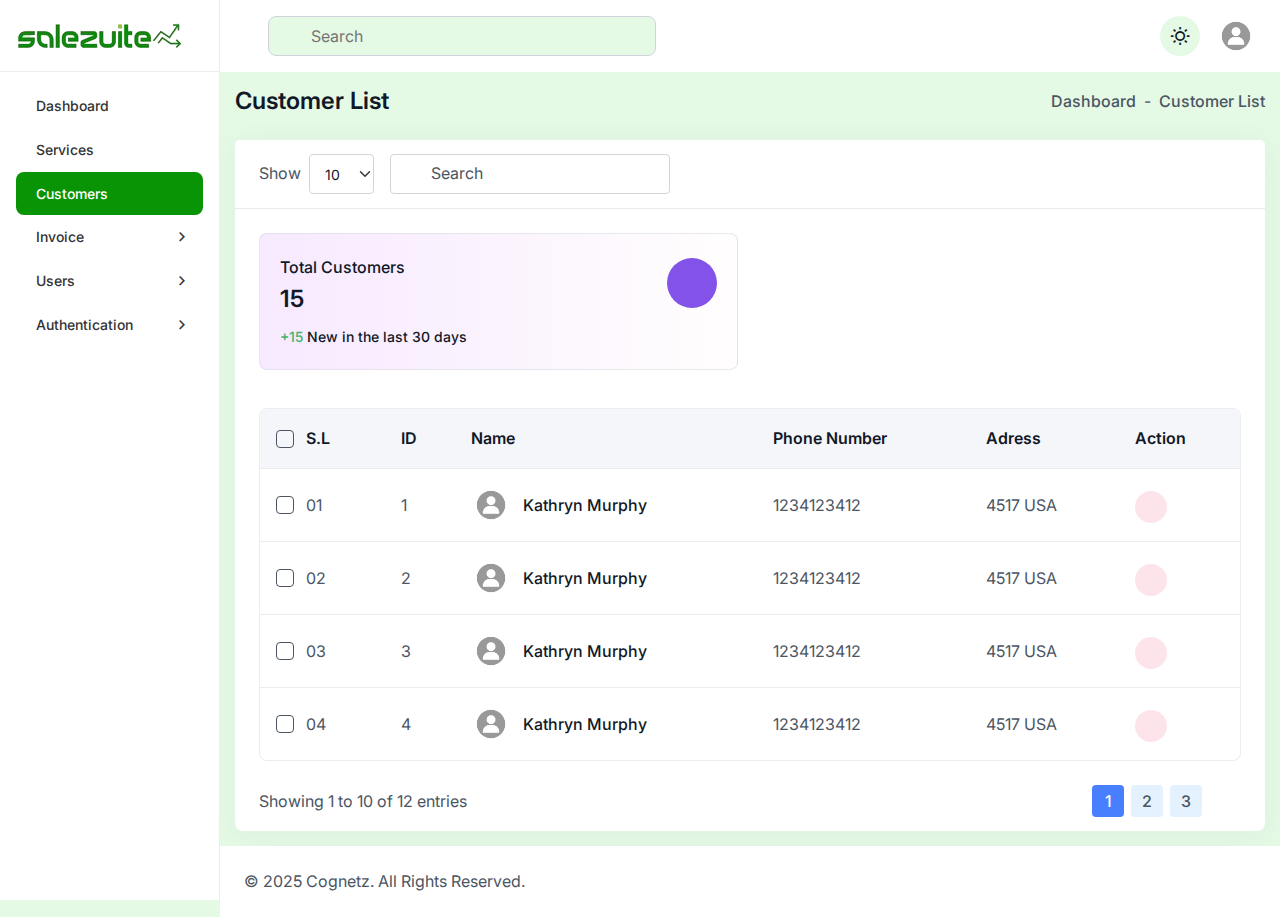
<file: Customers.html>
<!-- meta tags and other links -->
<!DOCTYPE html>
<html lang="en" data-theme="light">

<head>
  <meta charset="UTF-8">
  <meta name="viewport" content="width=device-width, initial-scale=1.0">
  <title>Invoice</title>
  <link rel="icon" type="image/png" href="assets/images/favicon.png" sizes="16x16">
  <!-- remix icon font css  -->
  <link rel="stylesheet" href="assets/css/remixicon.css">
  <!-- BootStrap css -->
  <link rel="stylesheet" href="assets/css/lib/bootstrap.min.css">
  <!-- Apex Chart css -->
  <link rel="stylesheet" href="assets/css/lib/apexcharts.css">
  <!-- Data Table css -->
  <link rel="stylesheet" href="assets/css/lib/dataTables.min.css">
  <!-- Text Editor css -->
  <link rel="stylesheet" href="assets/css/lib/editor-katex.min.css">
  <link rel="stylesheet" href="assets/css/lib/editor.atom-one-dark.min.css">
  <link rel="stylesheet" href="assets/css/lib/editor.quill.snow.css">
  <!-- Date picker css -->
  <link rel="stylesheet" href="assets/css/lib/flatpickr.min.css">
  <!-- Calendar css -->
  <link rel="stylesheet" href="assets/css/lib/full-calendar.css">
  <!-- Vector Map css -->
  <link rel="stylesheet" href="assets/css/lib/jquery-jvectormap-2.0.5.css">
  <!-- Popup css -->
  <link rel="stylesheet" href="assets/css/lib/magnific-popup.css">
  <!-- Slick Slider css -->
  <link rel="stylesheet" href="assets/css/lib/slick.css">
  <!-- prism css -->
  <link rel="stylesheet" href="assets/css/lib/prism.css">
  <!-- file upload css -->
  <link rel="stylesheet" href="assets/css/lib/file-upload.css">

  <link rel="stylesheet" href="assets/css/lib/audioplayer.css">
  <!-- main css -->
  <link rel="stylesheet" href="assets/css/style.css">

<style>

/* Default (light mode) */
.sidebar-menu li > a {
  transition: all 0.2s ease;
  color: #333; /* dark gray text */
}

.sidebar-menu li > a:hover {
  color: #089404; /* green on hover */
}

.sidebar-menu li > a.active-page {
  background-color: #089404;
  color: #fff;
}

.sidebar-menu li > a.active-page:hover {
  color: #fff;
}

/* Dark mode adjustments */
[data-theme="dark"] .sidebar-menu li > a {
  color: #ccc; /* light gray for better contrast */
}

[data-theme="dark"] .sidebar-menu li > a:hover {
  color: #9fff9f; /* soft green on hover in dark mode */
}

[data-theme="dark"] .sidebar-menu li > a.active-page {
  background-color: #089404;
  color: #fff;
}

[data-theme="dark"] .sidebar-menu li > a.active-page:hover {
  color: #fff;
}


  /* When in light mode, apply soft green background */
  html[data-theme="light"] body {
    background-color: #e5fae5;
  }
html[data-theme="light"] .navbar-search input {
  background-color: #e5fae5;
}
html[data-theme="light"] [data-theme-toggle] {
  background-color: #e5fae5 !important;
}

  /* When in dark mode, use dark background */
  html[data-theme="dark"] body {
    background-color: #121212;
  }
  .sidebar-menu .sidebar-submenu li.active-page > a {
  color: #000; /* black */
}

</style>

</head>

 <body>
  <aside class="sidebar">
    <button type="button" class="sidebar-close-btn">
      <iconify-icon icon="radix-icons:cross-2"></iconify-icon>
    </button>
    <div>
      <a href="index.html" class="sidebar-logo">
       <img src="assets/images/logo1.png" alt="site logo" class="light-logo">
        <img src="assets/images/logo1.png" alt="site logo" class="dark-logo">
        <img src="assets/images/logo1.png" alt="site logo" class="logo-icon">
      </a>
    </div>
    <div class="sidebar-menu-area">
      <ul class="sidebar-menu" id="sidebar-menu">
        <li>
          <!-- <a href="javascript:void(0)"> -->
          <a href="index.html">
            <iconify-icon icon="solar:home-smile-angle-outline" class="menu-icon"></iconify-icon>
            <span>Dashboard</span>
          </a>
          <!-- <ul class="sidebar-submenu">
         
          <li>
            <a href="index-2.html"><i class="ri-circle-fill circle-icon text-warning-main w-auto"></i> CRM</a>
          </li>
          <li>
          <a href="Service.html">
            <iconify-icon icon="solar:calendar-outline" class="menu-icon"></iconify-icon>
            <span>Services</span>
          </a>
        </li>
         <li>
          <a href="Customers.html">
            <iconify-icon icon="solar:calendar-outline" class="menu-icon"></iconify-icon>
            <span>Customerss</span>
          </a>
        </li>
         
        </ul> -->
        </li>
        <li>
          <a href="Service.html">
            <iconify-icon icon="mdi:application-cog-outline" class="menu-icon"></iconify-icon>
            <span>Services</span>
          </a>
        </li>
        <li>
          <a href="Customers.html">
            <iconify-icon icon="mdi:account-group-outline" class="menu-icon"></iconify-icon>
            <span>Customers</span>
          </a>
        </li>
        <!-- <li class="sidebar-menu-group-title">Application</li> -->

        <!-- <li>
          <a href="calendar-main.html">
            <iconify-icon icon="solar:calendar-outline" class="menu-icon"></iconify-icon>
            <span>Calendar</span>
          </a>
        </li> -->

        <li class="dropdown">
          <a href="javascript:void(0)">
            <iconify-icon icon="hugeicons:invoice-03" class="menu-icon"></iconify-icon>
            <span>Invoice</span>
          </a>
          <ul class="sidebar-submenu">
            <li>
              <a href="invoice-list.html"><i class="ri-circle-fill circle-icon text-primary-600 w-auto"></i>Manage
                Invoice</a>
            </li>
            <li>
              <a href="invoice-preview.html"><i class="ri-circle-fill circle-icon text-warning-main w-auto"></i>
                Preview</a>
            </li>
            <li>
              <a href="invoice-add.html"><i class="ri-circle-fill circle-icon text-info-main w-auto"></i> Add new</a>
            </li>
            <li>
              <a href="invoice-edit.html"><i class="ri-circle-fill circle-icon text-danger-main w-auto"></i> Edit</a>
            </li>
          </ul>
        </li>

        <!-- <li class="sidebar-menu-group-title">UI Elements</li> -->


        <li class="dropdown">
          <a href="javascript:void(0)">
            <iconify-icon icon="flowbite:users-group-outline" class="menu-icon"></iconify-icon>
            <span>Users</span>
          </a>
          <ul class="sidebar-submenu">


            <li>
              <a href="profile.html"><i class="ri-circle-fill circle-icon text-danger-main w-auto"></i>
                Profile</a>
            </li>

          </ul>
        </li>


        <!-- 
        <li class="sidebar-menu-group-title">Application</li> -->

        <li class="dropdown">
          <a href="javascript:void(0)">
            <iconify-icon icon="simple-line-icons:vector" class="menu-icon"></iconify-icon>
            <span>Authentication</span>
          </a>
          <ul class="sidebar-submenu">
            <li>
              <a href="sign-in.html"><i class="ri-circle-fill circle-icon text-primary-600 w-auto"></i> Sign In</a>
            </li>
            <li>
              <a href="sign-up.html"><i class="ri-circle-fill circle-icon text-warning-main w-auto"></i> Sign Up</a>
            </li>
            <li>
              <a href="forgot-password.html"><i class="ri-circle-fill circle-icon text-info-main w-auto"></i> Forgot
                Password</a>
            </li>
          </ul>
        </li>
        <!-- <li>
          <a href="access-denied.html">
            <i class="ri-folder-lock-line text-xl me-14 d-flex w-auto"></i>
            <span>Access Denied</span>
          </a>
        </li> -->

      </ul>
    </div>
  </aside>

  <main class="dashboard-main">
    <div class="navbar-header">
      <div class="row align-items-center justify-content-between">
        <div class="col-auto">
          <div class="d-flex flex-wrap align-items-center gap-4">
            <button type="button" class="sidebar-toggle">
              <iconify-icon icon="heroicons:bars-3-solid" class="icon text-2xl non-active"></iconify-icon>
              <iconify-icon icon="iconoir:arrow-right" class="icon text-2xl active"></iconify-icon>
            </button>
            <button type="button" class="sidebar-mobile-toggle">
              <iconify-icon icon="heroicons:bars-3-solid" class="icon"></iconify-icon>
            </button>
            <form class="navbar-search">
              <input type="text" name="search" placeholder="Search">
              <iconify-icon icon="ion:search-outline" class="icon"></iconify-icon>
            </form>
          </div>
        </div>
        <div class="col-auto">
          <div class="d-flex flex-wrap align-items-center gap-3">
            <button type="button" data-theme-toggle
              class="w-40-px h-40-px bg-neutral-200 rounded-circle d-flex justify-content-center align-items-center"></button>
            <!-- <div class="dropdown d-none d-sm-inline-block">
              <button
                class="has-indicator w-40-px h-40-px bg-neutral-200 rounded-circle d-flex justify-content-center align-items-center"
                type="button" data-bs-toggle="dropdown">
                <img src="assets/images/lang-flag.png" alt="image" class="w-24 h-24 object-fit-cover rounded-circle">
              </button>
              <div class="dropdown-menu to-top dropdown-menu-sm">
                <div
                  class="py-12 px-16 radius-8 bg-primary-50 mb-16 d-flex align-items-center justify-content-between gap-2">
                  <div>
                    <h6 class="text-lg text-primary-light fw-semibold mb-0">Choose Your Language</h6>
                  </div>
                </div>

                <div class="max-h-400-px overflow-y-auto scroll-sm pe-8">
                  <div class="form-check style-check d-flex align-items-center justify-content-between mb-16">
                    <label class="form-check-label line-height-1 fw-medium text-secondary-light" for="english">
                      <span class="text-black hover-bg-transparent hover-text-primary d-flex align-items-center gap-3">
                        <img src="assets/images/flags/flag1.png" alt=""
                          class="w-36-px h-36-px bg-success-subtle text-success-main rounded-circle flex-shrink-0">
                        <span class="text-md fw-semibold mb-0">English</span>
                      </span>
                    </label>
                    <input class="form-check-input" type="radio" name="crypto" id="english">
                  </div>

                  <div class="form-check style-check d-flex align-items-center justify-content-between mb-16">
                    <label class="form-check-label line-height-1 fw-medium text-secondary-light" for="japan">
                      <span class="text-black hover-bg-transparent hover-text-primary d-flex align-items-center gap-3">
                        <img src="assets/images/flags/flag2.png" alt=""
                          class="w-36-px h-36-px bg-success-subtle text-success-main rounded-circle flex-shrink-0">
                        <span class="text-md fw-semibold mb-0">Japan</span>
                      </span>
                    </label>
                    <input class="form-check-input" type="radio" name="crypto" id="japan">
                  </div>

                  <div class="form-check style-check d-flex align-items-center justify-content-between mb-16">
                    <label class="form-check-label line-height-1 fw-medium text-secondary-light" for="france">
                      <span class="text-black hover-bg-transparent hover-text-primary d-flex align-items-center gap-3">
                        <img src="assets/images/flags/flag3.png" alt=""
                          class="w-36-px h-36-px bg-success-subtle text-success-main rounded-circle flex-shrink-0">
                        <span class="text-md fw-semibold mb-0">France</span>
                      </span>
                    </label>
                    <input class="form-check-input" type="radio" name="crypto" id="france">
                  </div>

                  <div class="form-check style-check d-flex align-items-center justify-content-between mb-16">
                    <label class="form-check-label line-height-1 fw-medium text-secondary-light" for="germany">
                      <span class="text-black hover-bg-transparent hover-text-primary d-flex align-items-center gap-3">
                        <img src="assets/images/flags/flag4.png" alt=""
                          class="w-36-px h-36-px bg-success-subtle text-success-main rounded-circle flex-shrink-0">
                        <span class="text-md fw-semibold mb-0">Germany</span>
                      </span>
                    </label>
                    <input class="form-check-input" type="radio" name="crypto" id="germany">
                  </div>

                  <div class="form-check style-check d-flex align-items-center justify-content-between mb-16">
                    <label class="form-check-label line-height-1 fw-medium text-secondary-light" for="korea">
                      <span class="text-black hover-bg-transparent hover-text-primary d-flex align-items-center gap-3">
                        <img src="assets/images/flags/flag5.png" alt=""
                          class="w-36-px h-36-px bg-success-subtle text-success-main rounded-circle flex-shrink-0">
                        <span class="text-md fw-semibold mb-0">South Korea</span>
                      </span>
                    </label>
                    <input class="form-check-input" type="radio" name="crypto" id="korea">
                  </div>

                  <div class="form-check style-check d-flex align-items-center justify-content-between mb-16">
                    <label class="form-check-label line-height-1 fw-medium text-secondary-light" for="bangladesh">
                      <span class="text-black hover-bg-transparent hover-text-primary d-flex align-items-center gap-3">
                        <img src="assets/images/flags/flag6.png" alt=""
                          class="w-36-px h-36-px bg-success-subtle text-success-main rounded-circle flex-shrink-0">
                        <span class="text-md fw-semibold mb-0">Bangladesh</span>
                      </span>
                    </label>
                    <input class="form-check-input" type="radio" name="crypto" id="bangladesh">
                  </div>

                  <div class="form-check style-check d-flex align-items-center justify-content-between mb-16">
                    <label class="form-check-label line-height-1 fw-medium text-secondary-light" for="india">
                      <span class="text-black hover-bg-transparent hover-text-primary d-flex align-items-center gap-3">
                        <img src="assets/images/flags/flag7.png" alt=""
                          class="w-36-px h-36-px bg-success-subtle text-success-main rounded-circle flex-shrink-0">
                        <span class="text-md fw-semibold mb-0">India</span>
                      </span>
                    </label>
                    <input class="form-check-input" type="radio" name="crypto" id="india">
                  </div>
                  <div class="form-check style-check d-flex align-items-center justify-content-between">
                    <label class="form-check-label line-height-1 fw-medium text-secondary-light" for="canada">
                      <span class="text-black hover-bg-transparent hover-text-primary d-flex align-items-center gap-3">
                        <img src="assets/images/flags/flag8.png" alt=""
                          class="w-36-px h-36-px bg-success-subtle text-success-main rounded-circle flex-shrink-0">
                        <span class="text-md fw-semibold mb-0">Canada</span>
                      </span>
                    </label>
                    <input class="form-check-input" type="radio" name="crypto" id="canada">
                  </div>
                </div>
              </div>
            </div>Language dropdown end -->

            <!-- <div class="dropdown">
              <button
                class="has-indicator w-40-px h-40-px bg-neutral-200 rounded-circle d-flex justify-content-center align-items-center"
                type="button" data-bs-toggle="dropdown">
                <iconify-icon icon="mage:email" class="text-primary-light text-xl"></iconify-icon>
              </button>
              <div class="dropdown-menu to-top dropdown-menu-lg p-0">
                <div
                  class="m-16 py-12 px-16 radius-8 bg-primary-50 mb-16 d-flex align-items-center justify-content-between gap-2">
                  <div>
                    <h6 class="text-lg text-primary-light fw-semibold mb-0">Message</h6>
                  </div>
                  <span
                    class="text-primary-600 fw-semibold text-lg w-40-px h-40-px rounded-circle bg-base d-flex justify-content-center align-items-center">05</span>
                </div>

                <div class="max-h-400-px overflow-y-auto scroll-sm pe-4">

                  <a href="javascript:void(0)"
                    class="px-24 py-12 d-flex align-items-start gap-3 mb-2 justify-content-between">
                    <div class="text-black hover-bg-transparent hover-text-primary d-flex align-items-center gap-3">
                      <span class="w-40-px h-40-px rounded-circle flex-shrink-0 position-relative">
                        <img src="assets/images/notification/profile-3.png" alt="">
                        <span
                          class="w-8-px h-8-px bg-success-main rounded-circle position-absolute end-0 bottom-0"></span>
                      </span>
                      <div>
                        <h6 class="text-md fw-semibold mb-4">Kathryn Murphy</h6>
                        <p class="mb-0 text-sm text-secondary-light text-w-100-px">hey! there i’m...</p>
                      </div>
                    </div>
                    <div class="d-flex flex-column align-items-end">
                      <span class="text-sm text-secondary-light flex-shrink-0">12:30 PM</span>
                      <span
                        class="mt-4 text-xs text-base w-16-px h-16-px d-flex justify-content-center align-items-center bg-warning-main rounded-circle">8</span>
                    </div>
                  </a>

                  <a href="javascript:void(0)"
                    class="px-24 py-12 d-flex align-items-start gap-3 mb-2 justify-content-between">
                    <div class="text-black hover-bg-transparent hover-text-primary d-flex align-items-center gap-3">
                      <span class="w-40-px h-40-px rounded-circle flex-shrink-0 position-relative">
                        <img src="assets/images/notification/profile-4.png" alt="">
                        <span
                          class="w-8-px h-8-px  bg-neutral-300 rounded-circle position-absolute end-0 bottom-0"></span>
                      </span>
                      <div>
                        <h6 class="text-md fw-semibold mb-4">Kathryn Murphy</h6>
                        <p class="mb-0 text-sm text-secondary-light text-w-100-px">hey! there i’m...</p>
                      </div>
                    </div>
                    <div class="d-flex flex-column align-items-end">
                      <span class="text-sm text-secondary-light flex-shrink-0">12:30 PM</span>
                      <span
                        class="mt-4 text-xs text-base w-16-px h-16-px d-flex justify-content-center align-items-center bg-warning-main rounded-circle">2</span>
                    </div>
                  </a>

                  <a href="javascript:void(0)"
                    class="px-24 py-12 d-flex align-items-start gap-3 mb-2 justify-content-between bg-neutral-50">
                    <div class="text-black hover-bg-transparent hover-text-primary d-flex align-items-center gap-3">
                      <span class="w-40-px h-40-px rounded-circle flex-shrink-0 position-relative">
                        <img src="assets/images/notification/profile-5.png" alt="">
                        <span
                          class="w-8-px h-8-px bg-success-main rounded-circle position-absolute end-0 bottom-0"></span>
                      </span>
                      <div>
                        <h6 class="text-md fw-semibold mb-4">Kathryn Murphy</h6>
                        <p class="mb-0 text-sm text-secondary-light text-w-100-px">hey! there i’m...</p>
                      </div>
                    </div>
                    <div class="d-flex flex-column align-items-end">
                      <span class="text-sm text-secondary-light flex-shrink-0">12:30 PM</span>
                      <span
                        class="mt-4 text-xs text-base w-16-px h-16-px d-flex justify-content-center align-items-center bg-neutral-400 rounded-circle">0</span>
                    </div>
                  </a>

                  <a href="javascript:void(0)"
                    class="px-24 py-12 d-flex align-items-start gap-3 mb-2 justify-content-between bg-neutral-50">
                    <div class="text-black hover-bg-transparent hover-text-primary d-flex align-items-center gap-3">
                      <span class="w-40-px h-40-px rounded-circle flex-shrink-0 position-relative">
                        <img src="assets/images/notification/profile-6.png" alt="">
                        <span
                          class="w-8-px h-8-px bg-neutral-300 rounded-circle position-absolute end-0 bottom-0"></span>
                      </span>
                      <div>
                        <h6 class="text-md fw-semibold mb-4">Kathryn Murphy</h6>
                        <p class="mb-0 text-sm text-secondary-light text-w-100-px">hey! there i’m...</p>
                      </div>
                    </div>
                    <div class="d-flex flex-column align-items-end">
                      <span class="text-sm text-secondary-light flex-shrink-0">12:30 PM</span>
                      <span
                        class="mt-4 text-xs text-base w-16-px h-16-px d-flex justify-content-center align-items-center bg-neutral-400 rounded-circle">0</span>
                    </div>
                  </a>

                  <a href="javascript:void(0)"
                    class="px-24 py-12 d-flex align-items-start gap-3 mb-2 justify-content-between">
                    <div class="text-black hover-bg-transparent hover-text-primary d-flex align-items-center gap-3">
                      <span class="w-40-px h-40-px rounded-circle flex-shrink-0 position-relative">
                        <img src="assets/images/notification/profile-7.png" alt="">
                        <span
                          class="w-8-px h-8-px bg-success-main rounded-circle position-absolute end-0 bottom-0"></span>
                      </span>
                      <div>
                        <h6 class="text-md fw-semibold mb-4">Kathryn Murphy</h6>
                        <p class="mb-0 text-sm text-secondary-light text-w-100-px">hey! there i’m...</p>
                      </div>
                    </div>
                    <div class="d-flex flex-column align-items-end">
                      <span class="text-sm text-secondary-light flex-shrink-0">12:30 PM</span>
                      <span
                        class="mt-4 text-xs text-base w-16-px h-16-px d-flex justify-content-center align-items-center bg-warning-main rounded-circle">8</span>
                    </div>
                  </a>

                </div>
                <div class="text-center py-12 px-16">
                  <a href="javascript:void(0)" class="text-primary-600 fw-semibold text-md">See All Message</a>
                </div>
              </div>
            </div>
            Message dropdown end -->

            <!-- <div class="dropdown">
              <button
                class="has-indicator w-40-px h-40-px bg-neutral-200 rounded-circle d-flex justify-content-center align-items-center"
                type="button" data-bs-toggle="dropdown">
                <iconify-icon icon="iconoir:bell" class="text-primary-light text-xl"></iconify-icon>
              </button>
              <div class="dropdown-menu to-top dropdown-menu-lg p-0">
                <div
                  class="m-16 py-12 px-16 radius-8 bg-primary-50 mb-16 d-flex align-items-center justify-content-between gap-2">
                  <div>
                    <h6 class="text-lg text-primary-light fw-semibold mb-0">Notifications</h6>
                  </div>
                  <span
                    class="text-primary-600 fw-semibold text-lg w-40-px h-40-px rounded-circle bg-base d-flex justify-content-center align-items-center">05</span>
                </div>

                <div class="max-h-400-px overflow-y-auto scroll-sm pe-4">
                  <a href="javascript:void(0)"
                    class="px-24 py-12 d-flex align-items-start gap-3 mb-2 justify-content-between">
                    <div class="text-black hover-bg-transparent hover-text-primary d-flex align-items-center gap-3">
                      <span
                        class="w-44-px h-44-px bg-success-subtle text-success-main rounded-circle d-flex justify-content-center align-items-center flex-shrink-0">
                        <iconify-icon icon="bitcoin-icons:verify-outline" class="icon text-xxl"></iconify-icon>
                      </span>
                      <div>
                        <h6 class="text-md fw-semibold mb-4">Congratulations</h6>
                        <p class="mb-0 text-sm text-secondary-light text-w-200-px">Your profile has been Verified. Your
                          profile has been Verified</p>
                      </div>
                    </div>
                    <span class="text-sm text-secondary-light flex-shrink-0">23 Mins ago</span>
                  </a>

                  <a href="javascript:void(0)"
                    class="px-24 py-12 d-flex align-items-start gap-3 mb-2 justify-content-between bg-neutral-50">
                    <div class="text-black hover-bg-transparent hover-text-primary d-flex align-items-center gap-3">
                      <span
                        class="w-44-px h-44-px bg-success-subtle text-success-main rounded-circle d-flex justify-content-center align-items-center flex-shrink-0">
                        <img src="assets/images/notification/profile-1.png" alt="">
                      </span>
                      <div>
                        <h6 class="text-md fw-semibold mb-4">Ronald Richards</h6>
                        <p class="mb-0 text-sm text-secondary-light text-w-200-px">You can stitch between artboards</p>
                      </div>
                    </div>
                    <span class="text-sm text-secondary-light flex-shrink-0">23 Mins ago</span>
                  </a>

                  <a href="javascript:void(0)"
                    class="px-24 py-12 d-flex align-items-start gap-3 mb-2 justify-content-between">
                    <div class="text-black hover-bg-transparent hover-text-primary d-flex align-items-center gap-3">
                      <span
                        class="w-44-px h-44-px bg-info-subtle text-info-main rounded-circle d-flex justify-content-center align-items-center flex-shrink-0">
                        AM
                      </span>
                      <div>
                        <h6 class="text-md fw-semibold mb-4">Arlene McCoy</h6>
                        <p class="mb-0 text-sm text-secondary-light text-w-200-px">Invite you to prototyping</p>
                      </div>
                    </div>
                    <span class="text-sm text-secondary-light flex-shrink-0">23 Mins ago</span>
                  </a>

                  <a href="javascript:void(0)"
                    class="px-24 py-12 d-flex align-items-start gap-3 mb-2 justify-content-between bg-neutral-50">
                    <div class="text-black hover-bg-transparent hover-text-primary d-flex align-items-center gap-3">
                      <span
                        class="w-44-px h-44-px bg-success-subtle text-success-main rounded-circle d-flex justify-content-center align-items-center flex-shrink-0">
                        <img src="assets/images/notification/profile-2.png" alt="">
                      </span>
                      <div>
                        <h6 class="text-md fw-semibold mb-4">Annette Black</h6>
                        <p class="mb-0 text-sm text-secondary-light text-w-200-px">Invite you to prototyping</p>
                      </div>
                    </div>
                    <span class="text-sm text-secondary-light flex-shrink-0">23 Mins ago</span>
                  </a>

                  <a href="javascript:void(0)"
                    class="px-24 py-12 d-flex align-items-start gap-3 mb-2 justify-content-between">
                    <div class="text-black hover-bg-transparent hover-text-primary d-flex align-items-center gap-3">
                      <span
                        class="w-44-px h-44-px bg-info-subtle text-info-main rounded-circle d-flex justify-content-center align-items-center flex-shrink-0">
                        DR
                      </span>
                      <div>
                        <h6 class="text-md fw-semibold mb-4">Darlene Robertson</h6>
                        <p class="mb-0 text-sm text-secondary-light text-w-200-px">Invite you to prototyping</p>
                      </div>
                    </div>
                    <span class="text-sm text-secondary-light flex-shrink-0">23 Mins ago</span>
                  </a>
                </div>

                <div class="text-center py-12 px-16">
                  <a href="javascript:void(0)" class="text-primary-600 fw-semibold text-md">See All Notification</a>
                </div>

              </div>
            </div>
            Notification dropdown end -->

            <div class="dropdown">
              <button class="d-flex justify-content-center align-items-center rounded-circle" type="button"
                data-bs-toggle="dropdown">
                <img src="assets/images/user.png" alt="image" class="w-40-px h-40-px object-fit-cover rounded-circle">
              </button>
              <div class="dropdown-menu to-top dropdown-menu-sm">
                <div
                  class="py-12 px-16 radius-8 bg-primary-50 mb-16 d-flex align-items-center justify-content-between gap-2">
                  <div>
                    <h6 class="text-lg text-primary-light fw-semibold mb-2">Shaidul Islam</h6>
                    <span class="text-secondary-light fw-medium text-sm">Admin</span>
                  </div>
                  <button type="button" class="hover-text-danger">
                    <iconify-icon icon="radix-icons:cross-1" class="icon text-xl"></iconify-icon>
                  </button>
                </div>
                <ul class="to-top-list">
                  <li>
                    <a class="dropdown-item text-black px-0 py-8 hover-bg-transparent hover-text-primary d-flex align-items-center gap-3"
                      href="profile.html">
                      <iconify-icon icon="solar:user-linear" class="icon text-xl"></iconify-icon> My Profile</a>
                  </li>

                  <li>
                    <a class="dropdown-item text-black px-0 py-8 hover-bg-transparent hover-text-danger d-flex align-items-center gap-3"
                      href="javascript:void(0)">
                      <iconify-icon icon="lucide:power" class="icon text-xl"></iconify-icon> Log Out</a>
                  </li>
                </ul>
              </div>
            </div><!-- Profile dropdown end -->
          </div>
        </div>
      </div>
    </div>

    <div class="dashboard-main-body">

      <div class="d-flex flex-wrap align-items-center justify-content-between gap-3 mb-24">
        <h6 class="fw-semibold mb-0">Customer List</h6>
        <ul class="d-flex align-items-center gap-2">
          <li class="fw-medium">
            <a href="index.html" class="d-flex align-items-center gap-1 hover-text-primary">
              <iconify-icon icon="solar:home-smile-angle-outline" class="icon text-lg"></iconify-icon>
              Dashboard
            </a>
          </li>
          <li>-</li>
          <li class="fw-medium">Customer List</li>
        </ul>

      </div>


      <div class="card">
        <div class="card-header d-flex flex-wrap align-items-center justify-content-between gap-3">
          <div class="d-flex flex-wrap align-items-center gap-3">
            <div class="d-flex align-items-center gap-2">
              <span>Show</span>
              <select class="form-select form-select-sm w-auto">
                <option>10</option>
                <option>15</option>
                <option>20</option>
              </select>
            </div>
            <div class="icon-field">
              <input type="text" name="#0" class="form-control form-control-sm w-auto" placeholder="Search">
              <span class="icon">
                <iconify-icon icon="ion:search-outline"></iconify-icon>
              </span>
            </div>
          </div>

        </div>
        <div class="card-body p-24">
          <div class="row row-cols-md-2 row-cols-1 gy-4">


            <!-- Pending Amount -->
            <div class="col">
              <div class="card shadow-none border bg-gradient-start-2">
                <div class="card-body p-20">
                  <div class="d-flex flex-wrap align-items-center justify-content-between gap-3">
                    <div>
                      <p class="fw-medium text-primary-light mb-1">Total Customers</p>
                      <h6 class="mb-0">15</h6>
                    </div>
                    <div
                      class="w-50-px h-50-px bg-purple rounded-circle d-flex justify-content-center align-items-center">
                      <iconify-icon icon="mdi:account-group" class="text-base text-2xl mb-0"></iconify-icon>
                    </div>
                  </div>
                  <p class="fw-medium text-sm text-primary-light mt-12 mb-0">
                    <span class="text-success-main"><iconify-icon icon="bxs:up-arrow" class="text-xs"></iconify-icon>
                      +15</span>
                    New in the last 30 days

                  </p>
                </div>
              </div>
            </div>

          </div>
        </div>
        <div class="card-body">
          <table class="table bordered-table mb-0">
            <thead>
              <tr>
                <th scope="col">
                  <div class="form-check style-check d-flex align-items-center">
                    <input class="form-check-input" type="checkbox" value="" id="checkAll">
                    <label class="form-check-label" for="checkAll">
                      S.L
                    </label>
                  </div>
                </th>
                <th scope="col">ID</th>

                <th scope="col">Name</th>
                <!-- <th scope="col">Email</th> -->
                <th scope="col">Phone Number</th>
                <th scope="col">Adress</th>
                <th scope="col">Action</th>
              </tr>
            </thead>
            <tbody>
              <tr>
                <td>
                  <div class="form-check style-check d-flex align-items-center">
                    <input class="form-check-input" type="checkbox" value="" id="check1">
                    <label class="form-check-label" for="check1">
                      01
                    </label>
                  </div>
                </td>
                <td>1</td>

                <td>
                  <div class="d-flex align-items-center">
                    <img src="assets/images/user-list/user.png" alt="" class="flex-shrink-0 me-12 radius-8"
                      style="width: 40px; height: 40px;">
                    <h6 class="text-md mb-0 fw-medium flex-grow-1">Kathryn Murphy</h6>
                  </div>
                </td>
                <!-- <td>example@gmail.com</td> -->
                <td>1234123412</td>
                <td>4517 USA</td>


                <td>

                  <!-- <a href="javascript:void(0)"
                    class="w-32-px h-32-px bg-success-focus text-success-main rounded-circle d-inline-flex align-items-center justify-content-center" data-bs-toggle="modal" data-bs-target="#editCustomerModal">
                    <iconify-icon icon="lucide:edit"></iconify-icon>
                  </a> -->

                  <a href="javascript:void(0)"
                    class="w-32-px h-32-px bg-danger-focus text-danger-main rounded-circle d-inline-flex align-items-center justify-content-center"
                    data-bs-toggle="modal" data-bs-target="#deleteCustomerModal">
                    <iconify-icon icon="mingcute:delete-2-line"></iconify-icon>
                  </a>
                </td>
              </tr>
              <tr>
                <td>
                  <div class="form-check style-check d-flex align-items-center">
                    <input class="form-check-input" type="checkbox" value="" id="check2">
                    <label class="form-check-label" for="check2">
                      02
                    </label>
                  </div>
                </td>
                <td>2</td>
                <td>
                  <div class="d-flex align-items-center">
                    <img src="assets/images/user-list/user.png" alt="" class="flex-shrink-0 me-12 radius-8"
                      style="width: 40px; height: 40px;">
                    <h6 class="text-md mb-0 fw-medium flex-grow-1">Kathryn Murphy</h6>
                  </div>
                </td>
                <!-- <td>example@gmail.com</td> -->
                <td>1234123412</td>
                <td>4517 USA</td>
                <td>
                  <!--                  
                  <a href="javascript:void(0)"
                    class="w-32-px h-32-px bg-success-focus text-success-main rounded-circle d-inline-flex align-items-center justify-content-center" data-bs-toggle="modal" data-bs-target="#editCustomerModal">
                    <iconify-icon icon="lucide:edit"></iconify-icon>
                  </a> -->

                  <a href="javascript:void(0)"
                    class="w-32-px h-32-px bg-danger-focus text-danger-main rounded-circle d-inline-flex align-items-center justify-content-center"
                    data-bs-toggle="modal" data-bs-target="#deleteCustomerModal">
                    <iconify-icon icon="mingcute:delete-2-line"></iconify-icon>
                  </a>
                </td>
              </tr>
              <tr>
                <td>
                  <div class="form-check style-check d-flex align-items-center">
                    <input class="form-check-input" type="checkbox" value="" id="check3">
                    <label class="form-check-label" for="check3">
                      03
                    </label>
                  </div>
                </td>
                <td>3</td>
                <td>
                  <div class="d-flex align-items-center">
                    <img src="assets/images/user-list/user.png" alt="" class="flex-shrink-0 me-12 radius-8"
                      style="width: 40px; height: 40px;">
                    <h6 class="text-md mb-0 fw-medium flex-grow-1">Kathryn Murphy</h6>
                  </div>
                </td>
                <!-- <td>example@gmail.com</td> -->
                <td>1234123412</td>
                <td>4517 USA</td>
                <td>

                  <!-- <a href="javascript:void(0)"
                    class="w-32-px h-32-px bg-success-focus text-success-main rounded-circle d-inline-flex align-items-center justify-content-center" data-bs-toggle="modal" data-bs-target="#editCustomerModal">
                    <iconify-icon icon="lucide:edit"></iconify-icon>
                  </a> -->

                  <a href="javascript:void(0)"
                    class="w-32-px h-32-px bg-danger-focus text-danger-main rounded-circle d-inline-flex align-items-center justify-content-center"
                    data-bs-toggle="modal" data-bs-target="#deleteCustomerModal">
                    <iconify-icon icon="mingcute:delete-2-line"></iconify-icon>
                  </a>
                </td>
              </tr>
              <tr>
                <td>
                  <div class="form-check style-check d-flex align-items-center">
                    <input class="form-check-input" type="checkbox" value="" id="check4">
                    <label class="form-check-label" for="check4">
                      04
                    </label>
                  </div>
                </td>
                <td>4</td>
                <td>
                  <div class="d-flex align-items-center">
                    <img src="assets/images/user-list/user.png" alt="" class="flex-shrink-0 me-12 radius-8"
                      style="width: 40px; height: 40px;">
                    <h6 class="text-md mb-0 fw-medium flex-grow-1">Kathryn Murphy</h6>
                  </div>
                </td>
                <!-- <td>example@gmail.com</td> -->
                <td>1234123412</td>
                <td>4517 USA</td>
                <td>

                  <!-- <a href="javascript:void(0)"
                    class="w-32-px h-32-px bg-success-focus text-success-main rounded-circle d-inline-flex align-items-center justify-content-center" data-bs-toggle="modal" data-bs-target="#editCustomerModal">
                    <iconify-icon icon="lucide:edit"></iconify-icon>
                  </a> -->

                  <a href="javascript:void(0)"
                    class="w-32-px h-32-px bg-danger-focus text-danger-main rounded-circle d-inline-flex align-items-center justify-content-center"
                    data-bs-toggle="modal" data-bs-target="#deleteCustomerModal">
                    <iconify-icon icon="mingcute:delete-2-line"></iconify-icon>
                  </a>
                </td>
              </tr>


            </tbody>
          </table>

          <div class="d-flex flex-wrap align-items-center justify-content-between gap-2 mt-24">
            <span>Showing 1 to 10 of 12 entries</span>
            <ul class="pagination d-flex flex-wrap align-items-center gap-2 justify-content-center">
              <li class="page-item">
                <a class="page-link text-secondary-light fw-medium radius-4 border-0 px-10 py-10 d-flex align-items-center justify-content-center h-32-px w-32-px bg-base"
                  href="javascript:void(0)"><iconify-icon icon="ep:d-arrow-left" class="text-xl"></iconify-icon></a>
              </li>
              <li class="page-item">
                <a class="page-link bg-primary-600 text-white fw-medium radius-4 border-0 px-10 py-10 d-flex align-items-center justify-content-center h-32-px w-32-px"
                  href="javascript:void(0)">1</a>
              </li>
              <li class="page-item">
                <a class="page-link bg-primary-50 text-secondary-light fw-medium radius-4 border-0 px-10 py-10 d-flex align-items-center justify-content-center h-32-px w-32-px"
                  href="javascript:void(0)">2</a>
              </li>
              <li class="page-item">
                <a class="page-link bg-primary-50 text-secondary-light fw-medium radius-4 border-0 px-10 py-10 d-flex align-items-center justify-content-center h-32-px w-32-px"
                  href="javascript:void(0)">3</a>
              </li>
              <li class="page-item">
                <a class="page-link text-secondary-light fw-medium radius-4 border-0 px-10 py-10 d-flex align-items-center justify-content-center h-32-px w-32-px bg-base"
                  href="javascript:void(0)"> <iconify-icon icon="ep:d-arrow-right" class="text-xl"></iconify-icon>
                </a>
              </li>
            </ul>
          </div>
        </div>
      </div>

    </div>

    <!--Edit modal-->
    <!-- <div class="modal fade" id="editCustomerModal" tabindex="-1" aria-labelledby="editCustomerModalLabel" aria-hidden="true">
    <div class="modal-dialog modal-md modal-dialog-centered">
        <div class="modal-content radius-8">
            <div class="modal-header">
                <h6 class="modal-title" id="editCustomerModalLabel">Edit Customer</h6>
                <button type="button" class="btn-close" data-bs-dismiss="modal" aria-label="Close"></button>
            </div>

            <div class="modal-body">
                <form id="editCustomerForm">
                    <div class="row gy-3">
                        <div class="col-12">
                            <label class="form-label">Customer ID</label>
                            <input type="text" name="edit_customer_id" class="form-control" value="#001" readonly>
                        </div>
                        <div class="col-12">
                            <label class="form-label">Name</label>
                            <input type="text" name="edit_name" class="form-control" value="John Doe">
                        </div>
                        <div class="col-12">
                            <label class="form-label">Email</label>
                            <input type="email" name="edit_email" class="form-control" value="john@example.com">
                        </div>
                        <div class="col-12">
                            <label class="form-label">Phone Number</label>
                            <input type="text" name="edit_phone" class="form-control" value="+1 234 567 890">
                        </div>
                        <div class="col-12">
                            <label class="form-label">Address</label>
                            <textarea name="edit_address" class="form-control" rows="2">123 Main St, City, Country</textarea>
                        </div>
                    </div>
                </form>
            </div>

            <div class="modal-footer">
                <button type="button" class="btn btn-secondary radius-8" data-bs-dismiss="modal">Cancel</button>
                <button type="submit" class="btn btn-success radius-8" form="editCustomerForm">Update</button>
            </div>
        </div>
    </div>
</div> -->

    <!-- Delete Confirmation Modal -->
    <div class="modal fade" id="deleteCustomerModal" tabindex="-1" aria-labelledby="deleteCustomerModalLabel"
      aria-hidden="true">
      <div class="modal-dialog modal-md modal-dialog-centered">
        <div class="modal-content radius-8">

          <!-- Modal Header with underline -->
          <div class="modal-header border-0 flex-column align-items-start">
            <h6 class="modal-title fw-semibold w-100 pb-2 border-bottom" id="deleteCustomerModalLabel">
              Delete Customer
            </h6>
            <button type="button" class="btn-close position-absolute top-0 end-0 m-3" data-bs-dismiss="modal"
              aria-label="Close"></button>
          </div>

          <!-- Left aligned body -->
          <div class="modal-body text-start">
            <p class="mb-0">Are you sure you want to delete this Customer?</p>
            <input type="hidden" id="deleteCustomerId" name="deleteCustomerId">
          </div>

          <!-- Buttons aligned right -->
          <div class="modal-footer border-0 justify-content-end">
            <button type="button" class="btn btn-secondary radius-8" data-bs-dismiss="modal">Cancel</button>
            <!-- <button type="submit" class="btn btn-danger radius-8">Delete</button> -->
            <button type="submit" class="btn btn-danger"
              style="padding: 0.5rem 0.5rem; background-color: #dc3545; border-color: #dc3545;">
              Delete
            </button>



          </div>
        </div>
      </div>
    </div>
    <footer class="d-footer">
      <div class="row align-items-center justify-content-between">
        <div class="col-auto">
          <p class="mb-0">© 2025 Cognetz. All Rights Reserved.</p>
        </div>
        <!-- <div class="col-auto">
      <p class="mb-0">Made by <span class="text-primary-600">wowtheme7</span></p>
    </div> -->
      </div>
    </footer>
  </main>

  <!-- jQuery library js -->
  <script src="assets/js/lib/jquery-3.7.1.min.js"></script>
  <!-- Bootstrap js -->
  <script src="assets/js/lib/bootstrap.bundle.min.js"></script>
  <!-- Apex Chart js -->
  <script src="assets/js/lib/apexcharts.min.js"></script>
  <!-- Data Table js -->
  <script src="assets/js/lib/dataTables.min.js"></script>
  <!-- Iconify Font js -->
  <script src="assets/js/lib/iconify-icon.min.js"></script>
  <!-- jQuery UI js -->
  <script src="assets/js/lib/jquery-ui.min.js"></script>
  <!-- Vector Map js -->
  <script src="assets/js/lib/jquery-jvectormap-2.0.5.min.js"></script>
  <script src="assets/js/lib/jquery-jvectormap-world-mill-en.js"></script>
  <!-- Popup js -->
  <script src="assets/js/lib/magnifc-popup.min.js"></script>
  <!-- Slick Slider js -->
  <script src="assets/js/lib/slick.min.js"></script>
  <!-- prism js -->
  <script src="assets/js/lib/prism.js"></script>
  <!-- file upload js -->
  <script src="assets/js/lib/file-upload.js"></script>
  <!-- audioplayer -->
  <script src="assets/js/lib/audioplayer.js"></script>

  <!-- main js -->
  <script src="assets/js/app.js"></script>
</body>

</html>
</file>
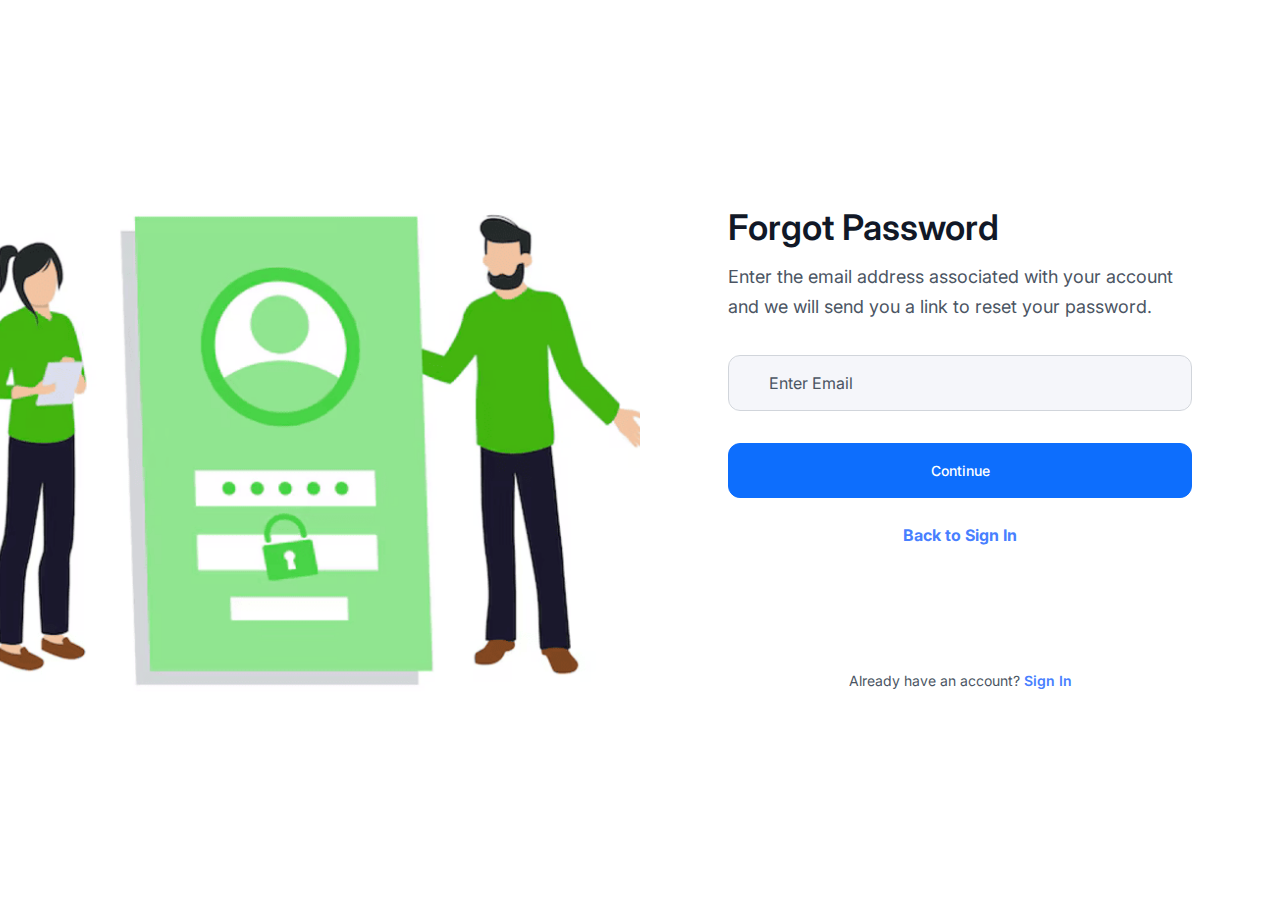
<file: forgot-password.html>
<!-- meta tags and other links -->
<!DOCTYPE html>
<html lang="en" data-theme="light">
<head>
  <meta charset="UTF-8">
  <meta name="viewport" content="width=device-width, initial-scale=1.0">
  <title>Invoice</title>
  <link rel="icon" type="image/png" href="assets/images/favicon.png" sizes="16x16">
  <!-- remix icon font css  -->
  <link rel="stylesheet" href="assets/css/remixicon.css">
  <!-- BootStrap css -->
  <link rel="stylesheet" href="assets/css/lib/bootstrap.min.css">
  <!-- Apex Chart css -->
  <link rel="stylesheet" href="assets/css/lib/apexcharts.css">
  <!-- Data Table css -->
  <link rel="stylesheet" href="assets/css/lib/dataTables.min.css">
  <!-- Text Editor css -->
  <link rel="stylesheet" href="assets/css/lib/editor-katex.min.css">
  <link rel="stylesheet" href="assets/css/lib/editor.atom-one-dark.min.css">
  <link rel="stylesheet" href="assets/css/lib/editor.quill.snow.css">
  <!-- Date picker css -->
  <link rel="stylesheet" href="assets/css/lib/flatpickr.min.css">
  <!-- Calendar css -->
  <link rel="stylesheet" href="assets/css/lib/full-calendar.css">
  <!-- Vector Map css -->
  <link rel="stylesheet" href="assets/css/lib/jquery-jvectormap-2.0.5.css">
  <!-- Popup css -->
  <link rel="stylesheet" href="assets/css/lib/magnific-popup.css">
  <!-- Slick Slider css -->
  <link rel="stylesheet" href="assets/css/lib/slick.css">
  <!-- prism css -->
  <link rel="stylesheet" href="assets/css/lib/prism.css">
  <!-- file upload css -->
  <link rel="stylesheet" href="assets/css/lib/file-upload.css">
  
  <link rel="stylesheet" href="assets/css/lib/audioplayer.css">
  <!-- main css -->
  <link rel="stylesheet" href="assets/css/style.css">
  
<style>

/* Default (light mode) */
.sidebar-menu li > a {
  transition: all 0.2s ease;
  color: #333; /* dark gray text */
}

.sidebar-menu li > a:hover {
  color: #089404; /* green on hover */
}

.sidebar-menu li > a.active-page {
  background-color: #089404;
  color: #fff;
}

.sidebar-menu li > a.active-page:hover {
  color: #fff;
}

/* Dark mode adjustments */
[data-theme="dark"] .sidebar-menu li > a {
  color: #ccc; /* light gray for better contrast */
}

[data-theme="dark"] .sidebar-menu li > a:hover {
  color: #9fff9f; /* soft green on hover in dark mode */
}

[data-theme="dark"] .sidebar-menu li > a.active-page {
  background-color: #089404;
  color: #fff;
}

[data-theme="dark"] .sidebar-menu li > a.active-page:hover {
  color: #fff;
}


  /* When in light mode, apply soft green background */
  html[data-theme="light"] body {
    background-color: #e5fae5;
  }

  /* When in dark mode, use dark background */
  html[data-theme="dark"] body {
    background-color: #121212;
  }
  .sidebar-menu .sidebar-submenu li.active-page > a {
  color: #000; /* black */
}

</style>
</head>
  <body style="background-color: 	#e5fae5;">

<section class="auth forgot-password-page bg-base d-flex flex-wrap">  
    <div class="auth-left d-lg-block d-none">
        <div class="d-flex align-items-center flex-column h-100 justify-content-center">
            <img src="assets/images/auth/password.png" alt="" class="auth-image"> 
                   <style>
.auth-image {
  height: 100vh !important;
  width: 100%;
  object-fit: cover;
}
</style>
        </div>
    </div>
    <div class="auth-right py-32 px-24 d-flex flex-column justify-content-center">
        <div class="max-w-464-px mx-auto w-100">
            <div>
                <h4 class="mb-12">Forgot Password</h4>
                <p class="mb-32 text-secondary-light text-lg">Enter the email address associated with your account and we will send you a link to reset your password.</p>
            </div>
            <form action="#">
                <div class="icon-field">
                    <span class="icon top-50 translate-middle-y">
                        <iconify-icon icon="mage:email"></iconify-icon>
                    </span>
                    <input type="email" class="form-control h-56-px bg-neutral-50 radius-12" placeholder="Enter Email">
                </div>
                <button type="button" class="btn btn-primary text-sm btn-sm px-12 py-16 w-100 radius-12 mt-32" data-bs-toggle="modal" data-bs-target="#exampleModal">Continue</button>

                <div class="text-center">
                    <a href="sign-in.html" class="text-primary-600 fw-bold mt-24">Back to Sign In</a>
                </div>
                
                <div class="mt-120 text-center text-sm">
                    <p class="mb-0">Already have an account? <a href="sign-in.html" class="text-primary-600 fw-semibold">Sign In</a></p>
                </div>
            </form>
        </div>
    </div>
</section>

<!-- Modal -->
<div class="modal fade" id="exampleModal" tabindex="-1" aria-hidden="true">
    <div class="modal-dialog modal-dialog modal-dialog-centered">
        <div class="modal-content radius-16 bg-base">
        <div class="modal-body p-40 text-center">
            <div class="mb-32">
                <img src="assets/images/auth/envelop-icon.png" alt="">
            </div>
            <h6 class="mb-12">Verify your Email</h6>
            <p class="text-secondary-light text-sm mb-0">Thank you, check your email for instructions to reset your password</p>
            <button type="button" class="btn btn-primary text-sm btn-sm px-12 py-16 w-100 radius-12 mt-32">Skip</button>
            <div class="mt-32 text-sm">
                <p class="mb-0">Don’t receive an email? <a href="resend.html" class="text-primary-600 fw-semibold">Resend</a></p>
            </div>
        </div>
        </div>
    </div>
</div>

  <!-- jQuery library js -->
  <script src="assets/js/lib/jquery-3.7.1.min.js"></script>
  <!-- Bootstrap js -->
  <script src="assets/js/lib/bootstrap.bundle.min.js"></script>
  <!-- Apex Chart js -->
  <script src="assets/js/lib/apexcharts.min.js"></script>
  <!-- Data Table js -->
  <script src="assets/js/lib/dataTables.min.js"></script>
  <!-- Iconify Font js -->
  <script src="assets/js/lib/iconify-icon.min.js"></script>
  <!-- jQuery UI js -->
  <script src="assets/js/lib/jquery-ui.min.js"></script>
  <!-- Vector Map js -->
  <script src="assets/js/lib/jquery-jvectormap-2.0.5.min.js"></script>
  <script src="assets/js/lib/jquery-jvectormap-world-mill-en.js"></script>
  <!-- Popup js -->
  <script src="assets/js/lib/magnifc-popup.min.js"></script>
  <!-- Slick Slider js -->
  <script src="assets/js/lib/slick.min.js"></script>
  <!-- prism js -->
  <script src="assets/js/lib/prism.js"></script>
  <!-- file upload js -->
  <script src="assets/js/lib/file-upload.js"></script>
  <!-- audioplayer -->
  <script src="assets/js/lib/audioplayer.js"></script>
  
  <!-- main js -->
  <script src="assets/js/app.js"></script>

</body>
</html>
</file>
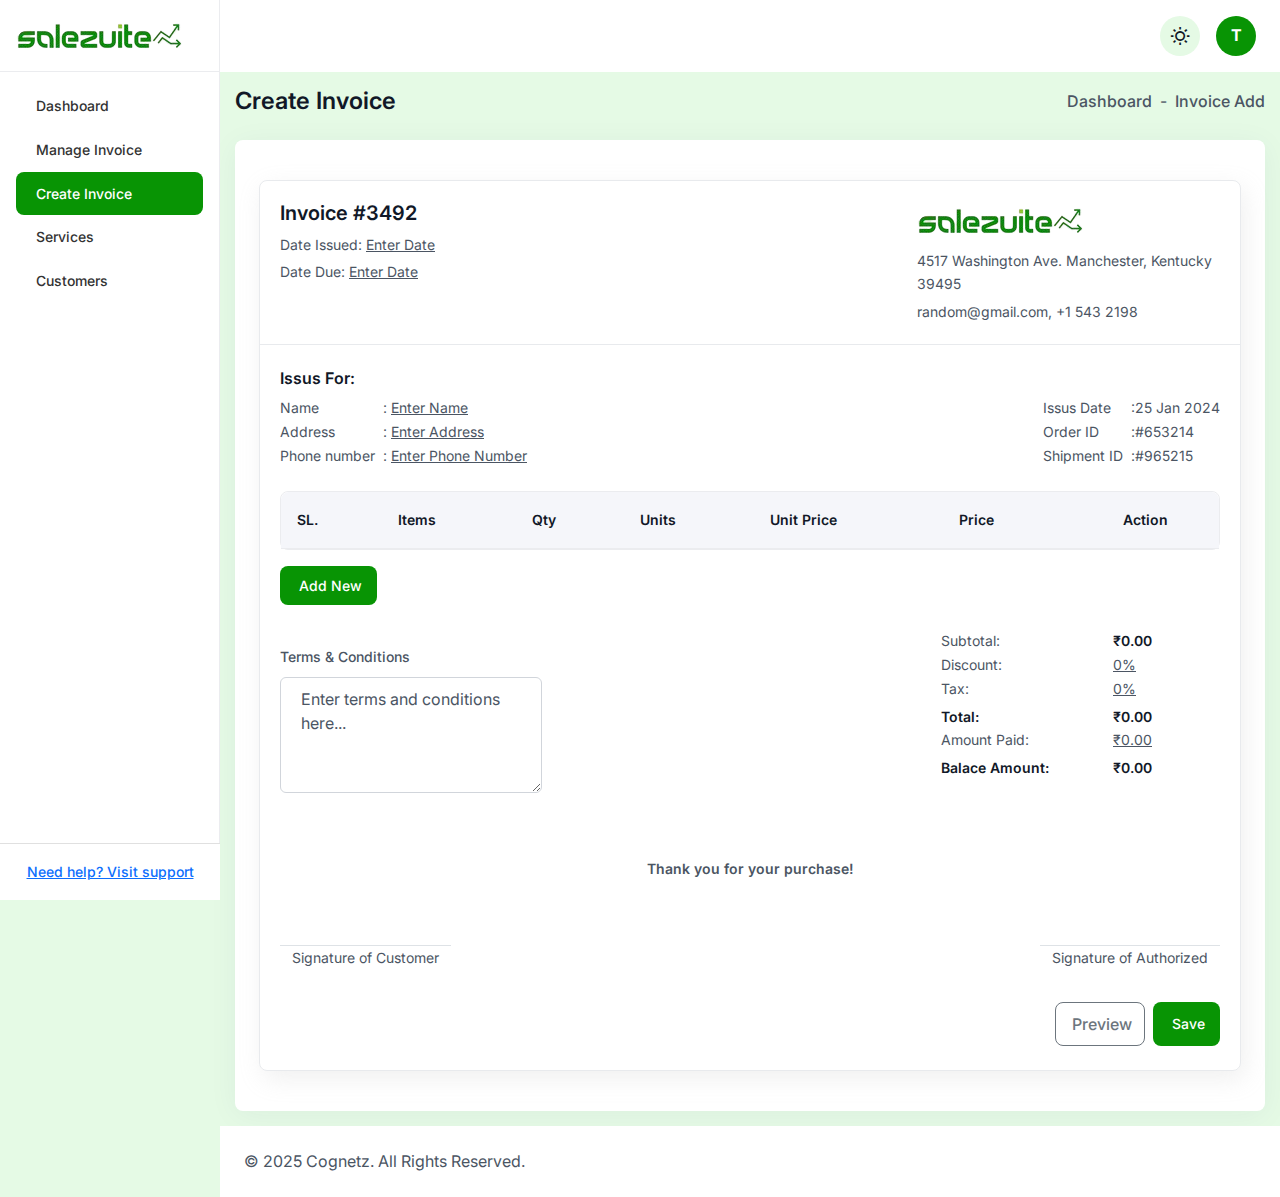
<file: invoice-add.html>
<!-- meta tags and other links -->
<!DOCTYPE html>
<html lang="en" data-theme="light">

<head>
  <meta charset="UTF-8">
  <meta name="viewport" content="width=device-width, initial-scale=1.0">
  <title>Invoice</title>
  <!-- <link rel="icon" type="image/png" href="assets/images/favicon.png" sizes="16x16"> -->
   <link rel="icon" type="image/png" href="assets/images/logo.png" sizes="50x50">
  <!-- remix icon font css  -->
  <link rel="stylesheet" href="assets/css/remixicon.css">
  <!-- BootStrap css -->
  <link rel="stylesheet" href="assets/css/lib/bootstrap.min.css">
  <!-- Apex Chart css -->
  <link rel="stylesheet" href="assets/css/lib/apexcharts.css">
  <!-- Data Table css -->
  <link rel="stylesheet" href="assets/css/lib/dataTables.min.css">
  <!-- Text Editor css -->
  <link rel="stylesheet" href="assets/css/lib/editor-katex.min.css">
  <link rel="stylesheet" href="assets/css/lib/editor.atom-one-dark.min.css">
  <link rel="stylesheet" href="assets/css/lib/editor.quill.snow.css">
  <!-- Date picker css -->
  <link rel="stylesheet" href="assets/css/lib/flatpickr.min.css">
  <!-- Calendar css -->
  <link rel="stylesheet" href="assets/css/lib/full-calendar.css">
  <!-- Vector Map css -->
  <link rel="stylesheet" href="assets/css/lib/jquery-jvectormap-2.0.5.css">
  <!-- Popup css -->
  <link rel="stylesheet" href="assets/css/lib/magnific-popup.css">
  <!-- Slick Slider css -->
  <link rel="stylesheet" href="assets/css/lib/slick.css">
  <!-- prism css -->
  <link rel="stylesheet" href="assets/css/lib/prism.css">
  <!-- file upload css -->
  <link rel="stylesheet" href="assets/css/lib/file-upload.css">

  <link rel="stylesheet" href="assets/css/lib/audioplayer.css">
  <!-- main css -->
  <link rel="stylesheet" href="assets/css/style.css">

  <style>
    /* Default (light mode) */
    .sidebar-menu li>a {
      transition: all 0.2s ease;
      color: #333;
      /* dark gray text */
    }

    .sidebar-menu li>a:hover {
      color: #089404;
      /* green on hover */
    }

    .sidebar-menu li>a.active-page {
      background-color: #089404;
      color: #fff;
    }

    .sidebar-menu li>a.active-page:hover {
      color: #fff;
    }

    /* Dark mode adjustments */
    [data-theme="dark"] .sidebar-menu li>a {
      color: #ccc;
      /* light gray for better contrast */
    }

    [data-theme="dark"] .sidebar-menu li>a:hover {
      color: #9fff9f;
      /* soft green on hover in dark mode */
    }

    [data-theme="dark"] .sidebar-menu li>a.active-page {
      background-color: #089404;
      color: #fff;
    }

    [data-theme="dark"] .sidebar-menu li>a.active-page:hover {
      color: #fff;
    }


    /* When in light mode, apply soft green background */
    html[data-theme="light"] body {
      background-color: #e5fae5;
    }

    html[data-theme="light"] .navbar-search input {
      background-color: #e5fae5;
    }

    html[data-theme="light"] [data-theme-toggle] {
      background-color: #e5fae5 !important;
    }

    /* When in dark mode, use dark background */
    html[data-theme="dark"] body {
      background-color: #121212;
    }

    .sidebar-menu .sidebar-submenu li.active-page>a {
      color: #000;
      /* black */
    }
  </style>

</head>

<body>
  <aside class="sidebar">
    <button type="button" class="sidebar-close-btn">
      <iconify-icon icon="radix-icons:cross-2"></iconify-icon>
    </button>
    <div>
      <a href="index.html" class="sidebar-logo">
        <img src="assets/images/logo1.png" alt="site logo" class="light-logo">
        <img src="assets/images/logo1.png" alt="site logo" class="dark-logo">
        <img src="assets/images/logo1.png" alt="site logo" class="logo-icon">
      </a>
    </div>
    <div class="sidebar-menu-area">
      <ul class="sidebar-menu" id="sidebar-menu">
        <li>
          <!-- <a href="javascript:void(0)"> -->
          <a href="index.html">
            <iconify-icon icon="solar:home-smile-angle-outline" class="menu-icon"></iconify-icon>
            <span>Dashboard</span>
          </a>
          <!-- <ul class="sidebar-submenu">
         
          <li>
            <a href="index-2.html"><i class="ri-circle-fill circle-icon text-warning-main w-auto"></i> CRM</a>
          </li>
          <li>
          <a href="Service.html">
            <iconify-icon icon="solar:calendar-outline" class="menu-icon"></iconify-icon>
            <span>Services</span>
          </a>
        </li>
         <li>
          <a href="Customers.html">
            <iconify-icon icon="solar:calendar-outline" class="menu-icon"></iconify-icon>
            <span>Customerss</span>
          </a>
        </li>
         
        </ul> -->
        </li>
        <li>
          <a href="invoice-list.html">
            <iconify-icon icon="mdi:file-document-outline" class="menu-icon"></iconify-icon>
            <span>Manage Invoice</span>
          </a>
        </li>
        <li>
          <a href="invoice-add.html">
            <iconify-icon icon="mdi:file-plus-outline" class="menu-icon"></iconify-icon>
            <span>Create Invoice</span>
          </a>
        </li>
        <li>
          <a href="Service.html">
            <iconify-icon icon="mdi:application-cog-outline" class="menu-icon"></iconify-icon>
            <span>Services</span>
          </a>
        </li>
        <li>
          <a href="Customers.html">
            <iconify-icon icon="mdi:account-group-outline" class="menu-icon"></iconify-icon>
            <span>Customers</span>
          </a>
        </li>

        <!-- <li class="sidebar-menu-group-title">Application</li> -->

        <!-- <li>
          <a href="calendar-main.html">
            <iconify-icon icon="solar:calendar-outline" class="menu-icon"></iconify-icon>
            <span>Calendar</span>
          </a>
        </li> -->

        <!-- <li class="dropdown">
          <a href="javascript:void(0)">
            <iconify-icon icon="hugeicons:invoice-03" class="menu-icon"></iconify-icon>
            <span>Invoice</span>
          </a>
          <ul class="sidebar-submenu">
            <li>
              <a href="invoice-list.html"><i class="ri-circle-fill circle-icon text-primary-600 w-auto"></i>Manage
                Invoice</a>
            </li>
            <li>
              <a href="invoice-preview.html"><i class="ri-circle-fill circle-icon text-warning-main w-auto"></i>
                Preview</a>
            </li>
            <li>
              <a href="invoice-add.html"><i class="ri-circle-fill circle-icon text-info-main w-auto"></i> Add new</a>
            </li>
            <li>
              <a href="invoice-edit.html"><i class="ri-circle-fill circle-icon text-danger-main w-auto"></i> Edit</a>
            </li>
          </ul>
        </li> -->

        <!-- <li class="sidebar-menu-group-title">UI Elements</li> -->


        <!-- <li class="dropdown">
          <a href="javascript:void(0)">
            <iconify-icon icon="flowbite:users-group-outline" class="menu-icon"></iconify-icon>
            <span>Users</span>
          </a>
          <ul class="sidebar-submenu">


            <li>
              <a href="profile.html"><i class="ri-circle-fill circle-icon text-danger-main w-auto"></i>
                Profile</a>
            </li>

          </ul>
        </li>
 -->

        <!-- 
        <li class="sidebar-menu-group-title">Application</li> -->

        <!-- <li class="dropdown">
          <a href="javascript:void(0)">
            <iconify-icon icon="simple-line-icons:vector" class="menu-icon"></iconify-icon>
            <span>Authentication</span>
          </a>
          <ul class="sidebar-submenu">
            <li>
              <a href="sign-in.html"><i class="ri-circle-fill circle-icon text-primary-600 w-auto"></i> Sign In</a>
            </li>
            <li>
              <a href="sign-up.html"><i class="ri-circle-fill circle-icon text-warning-main w-auto"></i> Sign Up</a>
            </li>
            <li>
              <a href="forgot-password.html"><i class="ri-circle-fill circle-icon text-info-main w-auto"></i> Forgot
                Password</a>
            </li>
          </ul>
        </li> -->
        <!-- <li>
          <a href="access-denied.html">
            <i class="ri-folder-lock-line text-xl me-14 d-flex w-auto"></i>
            <span>Access Denied</span>
          </a>
        </li> -->

      </ul>
    </div>
      <div class="sidebar-footer mt-auto text-center p-3">
    <p class="text-muted text-sm mb-0">
      <a href="https://cognetz.com/" class="text-decoration-underline text-primary fw-medium">
        <!-- <iconify-icon icon="mdi:lifebuoy" class="me-1"></iconify-icon> -->
        Need help? Visit support
      </a>
    </p>
  </div>

  </aside>
<style>
  .sidebar {
  display: flex;
  flex-direction: column;
  height: 100vh; /* Full height of viewport */
}

.sidebar-menu-area {
  flex: 1; /* Take all remaining space */
  overflow-y: auto; /* Scroll only menu area if too tall */
}

.sidebar-footer {
  border-top: 1px solid #e0e0e0; /* optional divider */
  padding: 12px 16px;
  text-align: center;
}

</style>

  <main class="dashboard-main">
    <div class="navbar-header">
      <div class="row align-items-center justify-content-between">
        <div class="col-auto">
          <div class="d-flex flex-wrap align-items-center gap-4">
            <button type="button" class="sidebar-toggle">
              <iconify-icon icon="heroicons:bars-3-solid" class="icon text-2xl non-active"></iconify-icon>
              <iconify-icon icon="iconoir:arrow-right" class="icon text-2xl active"></iconify-icon>
            </button>
            <button type="button" class="sidebar-mobile-toggle">
              <iconify-icon icon="heroicons:bars-3-solid" class="icon"></iconify-icon>
            </button>
            <!-- <form class="navbar-search">
              <input type="text" name="search" placeholder="Search">
              <iconify-icon icon="ion:search-outline" class="icon"></iconify-icon>
            </form> -->
          </div>
        </div>
        <div class="col-auto">
          <div class="d-flex flex-wrap align-items-center gap-3">
            <button type="button" data-theme-toggle
              class="w-40-px h-40-px bg-neutral-200 rounded-circle d-flex justify-content-center align-items-center"></button>
            <!-- <div class="dropdown d-none d-sm-inline-block">
              <button
                class="has-indicator w-40-px h-40-px bg-neutral-200 rounded-circle d-flex justify-content-center align-items-center"
                type="button" data-bs-toggle="dropdown">
                <img src="assets/images/lang-flag.png" alt="image" class="w-24 h-24 object-fit-cover rounded-circle">
              </button>
              <div class="dropdown-menu to-top dropdown-menu-sm">
                <div
                  class="py-12 px-16 radius-8 bg-primary-50 mb-16 d-flex align-items-center justify-content-between gap-2">
                  <div>
                    <h6 class="text-lg text-primary-light fw-semibold mb-0">Choose Your Language</h6>
                  </div>
                </div>

                <div class="max-h-400-px overflow-y-auto scroll-sm pe-8">
                  <div class="form-check style-check d-flex align-items-center justify-content-between mb-16">
                    <label class="form-check-label line-height-1 fw-medium text-secondary-light" for="english">
                      <span class="text-black hover-bg-transparent hover-text-primary d-flex align-items-center gap-3">
                        <img src="assets/images/flags/flag1.png" alt=""
                          class="w-36-px h-36-px bg-success-subtle text-success-main rounded-circle flex-shrink-0">
                        <span class="text-md fw-semibold mb-0">English</span>
                      </span>
                    </label>
                    <input class="form-check-input" type="radio" name="crypto" id="english">
                  </div>

                  <div class="form-check style-check d-flex align-items-center justify-content-between mb-16">
                    <label class="form-check-label line-height-1 fw-medium text-secondary-light" for="japan">
                      <span class="text-black hover-bg-transparent hover-text-primary d-flex align-items-center gap-3">
                        <img src="assets/images/flags/flag2.png" alt=""
                          class="w-36-px h-36-px bg-success-subtle text-success-main rounded-circle flex-shrink-0">
                        <span class="text-md fw-semibold mb-0">Japan</span>
                      </span>
                    </label>
                    <input class="form-check-input" type="radio" name="crypto" id="japan">
                  </div>

                  <div class="form-check style-check d-flex align-items-center justify-content-between mb-16">
                    <label class="form-check-label line-height-1 fw-medium text-secondary-light" for="france">
                      <span class="text-black hover-bg-transparent hover-text-primary d-flex align-items-center gap-3">
                        <img src="assets/images/flags/flag3.png" alt=""
                          class="w-36-px h-36-px bg-success-subtle text-success-main rounded-circle flex-shrink-0">
                        <span class="text-md fw-semibold mb-0">France</span>
                      </span>
                    </label>
                    <input class="form-check-input" type="radio" name="crypto" id="france">
                  </div>

                  <div class="form-check style-check d-flex align-items-center justify-content-between mb-16">
                    <label class="form-check-label line-height-1 fw-medium text-secondary-light" for="germany">
                      <span class="text-black hover-bg-transparent hover-text-primary d-flex align-items-center gap-3">
                        <img src="assets/images/flags/flag4.png" alt=""
                          class="w-36-px h-36-px bg-success-subtle text-success-main rounded-circle flex-shrink-0">
                        <span class="text-md fw-semibold mb-0">Germany</span>
                      </span>
                    </label>
                    <input class="form-check-input" type="radio" name="crypto" id="germany">
                  </div>

                  <div class="form-check style-check d-flex align-items-center justify-content-between mb-16">
                    <label class="form-check-label line-height-1 fw-medium text-secondary-light" for="korea">
                      <span class="text-black hover-bg-transparent hover-text-primary d-flex align-items-center gap-3">
                        <img src="assets/images/flags/flag5.png" alt=""
                          class="w-36-px h-36-px bg-success-subtle text-success-main rounded-circle flex-shrink-0">
                        <span class="text-md fw-semibold mb-0">South Korea</span>
                      </span>
                    </label>
                    <input class="form-check-input" type="radio" name="crypto" id="korea">
                  </div>

                  <div class="form-check style-check d-flex align-items-center justify-content-between mb-16">
                    <label class="form-check-label line-height-1 fw-medium text-secondary-light" for="bangladesh">
                      <span class="text-black hover-bg-transparent hover-text-primary d-flex align-items-center gap-3">
                        <img src="assets/images/flags/flag6.png" alt=""
                          class="w-36-px h-36-px bg-success-subtle text-success-main rounded-circle flex-shrink-0">
                        <span class="text-md fw-semibold mb-0">Bangladesh</span>
                      </span>
                    </label>
                    <input class="form-check-input" type="radio" name="crypto" id="bangladesh">
                  </div>

                  <div class="form-check style-check d-flex align-items-center justify-content-between mb-16">
                    <label class="form-check-label line-height-1 fw-medium text-secondary-light" for="india">
                      <span class="text-black hover-bg-transparent hover-text-primary d-flex align-items-center gap-3">
                        <img src="assets/images/flags/flag7.png" alt=""
                          class="w-36-px h-36-px bg-success-subtle text-success-main rounded-circle flex-shrink-0">
                        <span class="text-md fw-semibold mb-0">India</span>
                      </span>
                    </label>
                    <input class="form-check-input" type="radio" name="crypto" id="india">
                  </div>
                  <div class="form-check style-check d-flex align-items-center justify-content-between">
                    <label class="form-check-label line-height-1 fw-medium text-secondary-light" for="canada">
                      <span class="text-black hover-bg-transparent hover-text-primary d-flex align-items-center gap-3">
                        <img src="assets/images/flags/flag8.png" alt=""
                          class="w-36-px h-36-px bg-success-subtle text-success-main rounded-circle flex-shrink-0">
                        <span class="text-md fw-semibold mb-0">Canada</span>
                      </span>
                    </label>
                    <input class="form-check-input" type="radio" name="crypto" id="canada">
                  </div>
                </div>
              </div>
            </div>Language dropdown end -->

            <!-- <div class="dropdown">
              <button
                class="has-indicator w-40-px h-40-px bg-neutral-200 rounded-circle d-flex justify-content-center align-items-center"
                type="button" data-bs-toggle="dropdown">
                <iconify-icon icon="mage:email" class="text-primary-light text-xl"></iconify-icon>
              </button>
              <div class="dropdown-menu to-top dropdown-menu-lg p-0">
                <div
                  class="m-16 py-12 px-16 radius-8 bg-primary-50 mb-16 d-flex align-items-center justify-content-between gap-2">
                  <div>
                    <h6 class="text-lg text-primary-light fw-semibold mb-0">Message</h6>
                  </div>
                  <span
                    class="text-primary-600 fw-semibold text-lg w-40-px h-40-px rounded-circle bg-base d-flex justify-content-center align-items-center">05</span>
                </div>

                <div class="max-h-400-px overflow-y-auto scroll-sm pe-4">

                  <a href="javascript:void(0)"
                    class="px-24 py-12 d-flex align-items-start gap-3 mb-2 justify-content-between">
                    <div class="text-black hover-bg-transparent hover-text-primary d-flex align-items-center gap-3">
                      <span class="w-40-px h-40-px rounded-circle flex-shrink-0 position-relative">
                        <img src="assets/images/notification/profile-3.png" alt="">
                        <span
                          class="w-8-px h-8-px bg-success-main rounded-circle position-absolute end-0 bottom-0"></span>
                      </span>
                      <div>
                        <h6 class="text-md fw-semibold mb-4">Kathryn Murphy</h6>
                        <p class="mb-0 text-sm text-secondary-light text-w-100-px">hey! there i’m...</p>
                      </div>
                    </div>
                    <div class="d-flex flex-column align-items-end">
                      <span class="text-sm text-secondary-light flex-shrink-0">12:30 PM</span>
                      <span
                        class="mt-4 text-xs text-base w-16-px h-16-px d-flex justify-content-center align-items-center bg-warning-main rounded-circle">8</span>
                    </div>
                  </a>

                  <a href="javascript:void(0)"
                    class="px-24 py-12 d-flex align-items-start gap-3 mb-2 justify-content-between">
                    <div class="text-black hover-bg-transparent hover-text-primary d-flex align-items-center gap-3">
                      <span class="w-40-px h-40-px rounded-circle flex-shrink-0 position-relative">
                        <img src="assets/images/notification/profile-4.png" alt="">
                        <span
                          class="w-8-px h-8-px  bg-neutral-300 rounded-circle position-absolute end-0 bottom-0"></span>
                      </span>
                      <div>
                        <h6 class="text-md fw-semibold mb-4">Kathryn Murphy</h6>
                        <p class="mb-0 text-sm text-secondary-light text-w-100-px">hey! there i’m...</p>
                      </div>
                    </div>
                    <div class="d-flex flex-column align-items-end">
                      <span class="text-sm text-secondary-light flex-shrink-0">12:30 PM</span>
                      <span
                        class="mt-4 text-xs text-base w-16-px h-16-px d-flex justify-content-center align-items-center bg-warning-main rounded-circle">2</span>
                    </div>
                  </a>

                  <a href="javascript:void(0)"
                    class="px-24 py-12 d-flex align-items-start gap-3 mb-2 justify-content-between bg-neutral-50">
                    <div class="text-black hover-bg-transparent hover-text-primary d-flex align-items-center gap-3">
                      <span class="w-40-px h-40-px rounded-circle flex-shrink-0 position-relative">
                        <img src="assets/images/notification/profile-5.png" alt="">
                        <span
                          class="w-8-px h-8-px bg-success-main rounded-circle position-absolute end-0 bottom-0"></span>
                      </span>
                      <div>
                        <h6 class="text-md fw-semibold mb-4">Kathryn Murphy</h6>
                        <p class="mb-0 text-sm text-secondary-light text-w-100-px">hey! there i’m...</p>
                      </div>
                    </div>
                    <div class="d-flex flex-column align-items-end">
                      <span class="text-sm text-secondary-light flex-shrink-0">12:30 PM</span>
                      <span
                        class="mt-4 text-xs text-base w-16-px h-16-px d-flex justify-content-center align-items-center bg-neutral-400 rounded-circle">0</span>
                    </div>
                  </a>

                  <a href="javascript:void(0)"
                    class="px-24 py-12 d-flex align-items-start gap-3 mb-2 justify-content-between bg-neutral-50">
                    <div class="text-black hover-bg-transparent hover-text-primary d-flex align-items-center gap-3">
                      <span class="w-40-px h-40-px rounded-circle flex-shrink-0 position-relative">
                        <img src="assets/images/notification/profile-6.png" alt="">
                        <span
                          class="w-8-px h-8-px bg-neutral-300 rounded-circle position-absolute end-0 bottom-0"></span>
                      </span>
                      <div>
                        <h6 class="text-md fw-semibold mb-4">Kathryn Murphy</h6>
                        <p class="mb-0 text-sm text-secondary-light text-w-100-px">hey! there i’m...</p>
                      </div>
                    </div>
                    <div class="d-flex flex-column align-items-end">
                      <span class="text-sm text-secondary-light flex-shrink-0">12:30 PM</span>
                      <span
                        class="mt-4 text-xs text-base w-16-px h-16-px d-flex justify-content-center align-items-center bg-neutral-400 rounded-circle">0</span>
                    </div>
                  </a>

                  <a href="javascript:void(0)"
                    class="px-24 py-12 d-flex align-items-start gap-3 mb-2 justify-content-between">
                    <div class="text-black hover-bg-transparent hover-text-primary d-flex align-items-center gap-3">
                      <span class="w-40-px h-40-px rounded-circle flex-shrink-0 position-relative">
                        <img src="assets/images/notification/profile-7.png" alt="">
                        <span
                          class="w-8-px h-8-px bg-success-main rounded-circle position-absolute end-0 bottom-0"></span>
                      </span>
                      <div>
                        <h6 class="text-md fw-semibold mb-4">Kathryn Murphy</h6>
                        <p class="mb-0 text-sm text-secondary-light text-w-100-px">hey! there i’m...</p>
                      </div>
                    </div>
                    <div class="d-flex flex-column align-items-end">
                      <span class="text-sm text-secondary-light flex-shrink-0">12:30 PM</span>
                      <span
                        class="mt-4 text-xs text-base w-16-px h-16-px d-flex justify-content-center align-items-center bg-warning-main rounded-circle">8</span>
                    </div>
                  </a>

                </div>
                <div class="text-center py-12 px-16">
                  <a href="javascript:void(0)" class="text-primary-600 fw-semibold text-md">See All Message</a>
                </div>
              </div>
            </div>
            Message dropdown end -->

            <!-- <div class="dropdown">
              <button
                class="has-indicator w-40-px h-40-px bg-neutral-200 rounded-circle d-flex justify-content-center align-items-center"
                type="button" data-bs-toggle="dropdown">
                <iconify-icon icon="iconoir:bell" class="text-primary-light text-xl"></iconify-icon>
              </button>
              <div class="dropdown-menu to-top dropdown-menu-lg p-0">
                <div
                  class="m-16 py-12 px-16 radius-8 bg-primary-50 mb-16 d-flex align-items-center justify-content-between gap-2">
                  <div>
                    <h6 class="text-lg text-primary-light fw-semibold mb-0">Notifications</h6>
                  </div>
                  <span
                    class="text-primary-600 fw-semibold text-lg w-40-px h-40-px rounded-circle bg-base d-flex justify-content-center align-items-center">05</span>
                </div>

                <div class="max-h-400-px overflow-y-auto scroll-sm pe-4">
                  <a href="javascript:void(0)"
                    class="px-24 py-12 d-flex align-items-start gap-3 mb-2 justify-content-between">
                    <div class="text-black hover-bg-transparent hover-text-primary d-flex align-items-center gap-3">
                      <span
                        class="w-44-px h-44-px bg-success-subtle text-success-main rounded-circle d-flex justify-content-center align-items-center flex-shrink-0">
                        <iconify-icon icon="bitcoin-icons:verify-outline" class="icon text-xxl"></iconify-icon>
                      </span>
                      <div>
                        <h6 class="text-md fw-semibold mb-4">Congratulations</h6>
                        <p class="mb-0 text-sm text-secondary-light text-w-200-px">Your profile has been Verified. Your
                          profile has been Verified</p>
                      </div>
                    </div>
                    <span class="text-sm text-secondary-light flex-shrink-0">23 Mins ago</span>
                  </a>

                  <a href="javascript:void(0)"
                    class="px-24 py-12 d-flex align-items-start gap-3 mb-2 justify-content-between bg-neutral-50">
                    <div class="text-black hover-bg-transparent hover-text-primary d-flex align-items-center gap-3">
                      <span
                        class="w-44-px h-44-px bg-success-subtle text-success-main rounded-circle d-flex justify-content-center align-items-center flex-shrink-0">
                        <img src="assets/images/notification/profile-1.png" alt="">
                      </span>
                      <div>
                        <h6 class="text-md fw-semibold mb-4">Ronald Richards</h6>
                        <p class="mb-0 text-sm text-secondary-light text-w-200-px">You can stitch between artboards</p>
                      </div>
                    </div>
                    <span class="text-sm text-secondary-light flex-shrink-0">23 Mins ago</span>
                  </a>

                  <a href="javascript:void(0)"
                    class="px-24 py-12 d-flex align-items-start gap-3 mb-2 justify-content-between">
                    <div class="text-black hover-bg-transparent hover-text-primary d-flex align-items-center gap-3">
                      <span
                        class="w-44-px h-44-px bg-info-subtle text-info-main rounded-circle d-flex justify-content-center align-items-center flex-shrink-0">
                        AM
                      </span>
                      <div>
                        <h6 class="text-md fw-semibold mb-4">Arlene McCoy</h6>
                        <p class="mb-0 text-sm text-secondary-light text-w-200-px">Invite you to prototyping</p>
                      </div>
                    </div>
                    <span class="text-sm text-secondary-light flex-shrink-0">23 Mins ago</span>
                  </a>

                  <a href="javascript:void(0)"
                    class="px-24 py-12 d-flex align-items-start gap-3 mb-2 justify-content-between bg-neutral-50">
                    <div class="text-black hover-bg-transparent hover-text-primary d-flex align-items-center gap-3">
                      <span
                        class="w-44-px h-44-px bg-success-subtle text-success-main rounded-circle d-flex justify-content-center align-items-center flex-shrink-0">
                        <img src="assets/images/notification/profile-2.png" alt="">
                      </span>
                      <div>
                        <h6 class="text-md fw-semibold mb-4">Annette Black</h6>
                        <p class="mb-0 text-sm text-secondary-light text-w-200-px">Invite you to prototyping</p>
                      </div>
                    </div>
                    <span class="text-sm text-secondary-light flex-shrink-0">23 Mins ago</span>
                  </a>

                  <a href="javascript:void(0)"
                    class="px-24 py-12 d-flex align-items-start gap-3 mb-2 justify-content-between">
                    <div class="text-black hover-bg-transparent hover-text-primary d-flex align-items-center gap-3">
                      <span
                        class="w-44-px h-44-px bg-info-subtle text-info-main rounded-circle d-flex justify-content-center align-items-center flex-shrink-0">
                        DR
                      </span>
                      <div>
                        <h6 class="text-md fw-semibold mb-4">Darlene Robertson</h6>
                        <p class="mb-0 text-sm text-secondary-light text-w-200-px">Invite you to prototyping</p>
                      </div>
                    </div>
                    <span class="text-sm text-secondary-light flex-shrink-0">23 Mins ago</span>
                  </a>
                </div>

                <div class="text-center py-12 px-16">
                  <a href="javascript:void(0)" class="text-primary-600 fw-semibold text-md">See All Notification</a>
                </div>

              </div>
            </div>
            Notification dropdown end -->

            <div class="dropdown">
              <!-- <button class="d-flex justify-content-center align-items-center rounded-circle" type="button"
                data-bs-toggle="dropdown">
                <img src="assets/images/user.png" alt="image" class="w-40-px h-40-px object-fit-cover rounded-circle">
              </button> -->
             <button id="companyAvatar"
              class="d-flex justify-content-center align-items-center rounded-circle text-white fw-bold border-0"
              type="button" data-bs-toggle="dropdown"
              style="width: 40px; height: 40px; font-size: 16px; background-color: #089404;"></button>

            </button>
            <script>
              document.addEventListener("DOMContentLoaded", function () {
                const avatar = document.getElementById("companyAvatar");
                const companyName = localStorage.getItem("companyName");
                if (avatar && companyName) {
                  avatar.innerText = companyName.charAt(0).toUpperCase();
                } else {
                  avatar.innerText = "T";
                }
              });
            </script>

              <div class="dropdown-menu to-top dropdown-menu-sm">
                <div
                  class="py-12 px-16 radius-8 bg-primary-50 mb-16 d-flex align-items-center justify-content-between gap-2">
                  <div>
                    <h6 class="text-lg text-primary-light fw-semibold mb-2">Shaidul Islam</h6>
                    <span class="text-secondary-light fw-medium text-sm">Admin</span>
                  </div>
                  <button type="button" class="hover-text-danger">
                    <iconify-icon icon="radix-icons:cross-1" class="icon text-xl"></iconify-icon>
                  </button>
                </div>
                <ul class="to-top-list">
                  <li>
                    <a class="dropdown-item text-black px-0 py-8 hover-bg-transparent hover-text-primary d-flex align-items-center gap-3"
                      href="profile.html">
                      <iconify-icon icon="solar:user-linear" class="icon text-xl"></iconify-icon> My Profile</a>
                  </li>

                  <li>
                    <a class="dropdown-item text-black px-0 py-8 hover-bg-transparent hover-text-danger d-flex align-items-center gap-3"
                      href="sign-in.html">
                      <iconify-icon icon="lucide:power" class="icon text-xl"></iconify-icon> Log Out</a>
                  </li>
                </ul>
              </div>
            </div><!-- Profile dropdown end -->
          </div>
        </div>
      </div>
    </div>
    <div class="dashboard-main-body">

      <div class="d-flex flex-wrap align-items-center justify-content-between gap-3 mb-24">
        <h6 class="fw-semibold mb-0">Create Invoice</h6>
        <ul class="d-flex align-items-center gap-2">
          <li class="fw-medium">
            <!-- <a href="index.html" class="d-flex align-items-center gap-1 hover-text-primary">
              <iconify-icon icon="solar:home-smile-angle-outline" class="icon text-lg"></iconify-icon>
              Dashboard
            </a> -->
            <a href="index.html" class="d-flex align-items-center gap-1 hover-text-green">
              <iconify-icon icon="solar:home-smile-angle-outline" class="icon text-lg"></iconify-icon>
              Dashboard
            </a>
            <style>
              /* Target the link and icon when hovering */
              .hover-text-green:hover {
                color: #089404 !important;
              }

              .hover-text-green:hover iconify-icon {
                color: #089404 !important;
              }

              /* Optional: keep default state black/gray */
              .hover-text-green {
                color: inherit;
                transition: color 0.2s ease;
              }

              .hover-text-green iconify-icon {
                transition: color 0.2s ease;
              }
            </style>

          </li>
          <li>-</li>
          <li class="fw-medium">Invoice Add</li>
        </ul>
      </div>

      <div class="card">

        <div class="card-body py-40">
          <div class="row justify-content-center" id="invoice">
            <div class="col-lg-12">
              <div class="shadow-4 border radius-8">
                <div class="p-20 border-bottom">
                  <div class="row justify-content-between g-3">
                    <div class="col-sm-4">
                      <h3 class="text-xl">Invoice #3492</h3>
                      <p class="mb-1 text-sm">Date Issued: <span class="editable text-decoration-underline">Enter
                          Date</span> <span class="text-success-main"><iconify-icon
                            icon="mage:edit"></iconify-icon></span></p>
                      <p class="mb-0 text-sm">Date Due: <span class="editable text-decoration-underline">Enter
                          Date</span> <span class="text-success-main"><iconify-icon
                            icon="mage:edit"></iconify-icon></span></p>
                    </div>
                    <div class="col-sm-4">
                      <img src="assets/images/logo1.png" alt="image" class="mb-8">
                      <p class="mb-1 text-sm">4517 Washington Ave. Manchester, Kentucky 39495</p>
                      <p class="mb-0 text-sm">random@gmail.com, +1 543 2198</p>
                    </div>
                  </div>
                </div>

                <div class="py-28 px-20">
                  <div class="d-flex flex-wrap justify-content-between align-items-end gap-3">
                    <div>
                      <h6 class="text-md">Issus For:</h6>
                      <table class="text-sm text-secondary-light">
                        <tbody>
                          <style>
            
                          </style>
                          <tr>
                            <td>Name</td>
                            <td class="ps-8">: 
                              <span class="editable text-decoration-underline">Enter Name</span>
                              <span class="text-success-main"><iconify-icon icon="mage:edit"></iconify-icon></span>
                            </td>
                          </tr>
                          <tr>
                            <td>Address</td>
                            <td class="ps-8">:
                               <span class="editable text-decoration-underline">Enter Address</span>
                              <span class="text-success-main"><iconify-icon icon="mage:edit"></iconify-icon></span>
                            </td>
                          </tr>
                          <tr>
                            <td>Phone number</td>
                            <td class="ps-8">: <span class="editable text-decoration-underline">Enter Phone
                                Number</span> <span class="text-success-main"><iconify-icon
                                  icon="mage:edit"></iconify-icon></span></td>
                          </tr>
                        </tbody>
                      </table>

                    </div>
                    <div>
                      <table class="text-sm text-secondary-light">
                        <tbody>
                          <tr>
                            <td>Issus Date</td>
                            <td class="ps-8">:25 Jan 2024</td>
                          </tr>
                          <tr>
                            <td>Order ID</td>
                            <td class="ps-8">:#653214</td>
                          </tr>
                          <tr>
                            <td>Shipment ID</td>
                            <td class="ps-8">:#965215</td>
                          </tr>
                        </tbody>
                      </table>
                    </div>
                  </div>

                  <div class="mt-24">
                    <div class="table-responsive scroll-sm">
                      <table class="table bordered-table text-sm" id="invoice-table">
                        <thead>
                          <tr>
                            <th scope="col" class="text-sm">SL.</th>
                            <th scope="col" class="text-sm">Items</th>
                            <th scope="col" class="text-sm">Qty</th>
                            <th scope="col" class="text-sm">Units</th>
                            <th scope="col" class="text-sm">Unit Price</th>
                            <th scope="col" class="text-sm">Price</th>
                            <th scope="col" class="text-center text-sm">Action</th>
                          </tr>
                        </thead>
                        <tbody>

                        </tbody>
                      </table>
                    </div>

                    <!-- <div>
                      <button type="button" id="addRow"
                        class="btn btn-sm btn-primary-600 radius-8 d-inline-flex align-items-center gap-1">
                        <iconify-icon icon="simple-line-icons:plus" class="text-xl"></iconify-icon>
                        Add New
                      </button>
                    </div>  -->

                    <div>
                      <button type="button" id="addRow"
                        class="btn btn-sm radius-8 d-inline-flex align-items-center gap-1"
                        style="background-color: #089404; color: #fff;">
                        <iconify-icon icon="simple-line-icons:plus" class="text-xl"></iconify-icon>
                        Add New
                      </button>
                    </div>
                    <style>
                      .no-outline {
                        border: none !important;
                        outline: none !important;
                        box-shadow: none !important;
                        background: transparent !important;
                        padding: 0 !important;
                        width: 100% !important;
                      }
                    </style>
     <script>
  document.getElementById("addRow").addEventListener("click", function () {
    const tbody = document.querySelector("#invoice-table tbody");
    const newRow = document.createElement("tr");
    const rowNumber = tbody.rows.length + 1;

    newRow.innerHTML = `
      <td>${String(rowNumber).padStart(2, '0')}</td>
      <td class="editable">New Item</td>
      <td class="editable">1</td>
      <td class="editable">PC</td>
      <td class="editable">₹0.00</td>
      <td class="price">₹0.00</td>
      <td class="text-center">
        <button type="button" class="remove-row">
          <iconify-icon icon="ic:twotone-close" class="text-danger-main text-xl"></iconify-icon>
        </button>
      </td>
    `;
    tbody.appendChild(newRow);
    recalculateTotal();
  });

  document.addEventListener("click", function (e) {
    const target = e.target;

    // Editable cell logic
    if (target.classList.contains("editable")) {
      const cell = target;
      const currentValue = cell.innerText.trim();
      const input = document.createElement("input");

      input.type = "text";
      input.value = currentValue.replace('₹', '');
      input.className = "form-control form-control-sm no-outline";
      input.style.width = "100%";

      cell.innerText = '';
      cell.appendChild(input);
      input.focus();

      input.addEventListener("blur", function () {
        let newValue = input.value.trim();
        if (cell.cellIndex === 4) {
          newValue = `₹${parseFloat(newValue || 0).toFixed(2)}`;
        }
        cell.innerText = newValue || currentValue;
        recalculateTotal();
      });

      input.addEventListener("keydown", function (event) {
        if (event.key === "Enter") input.blur();
      });
    }

    // Remove row logic
    if (target.closest(".remove-row")) {
      target.closest("tr").remove();
      recalculateTotal();
    }

    // Editable Discount or Tax
    if (target.id === "discount" || target.id === "tax") {
      const cell = target;
      const currentValue = cell.innerText.replace('%', '').trim();
      const input = document.createElement("input");

      input.type = "number";
      input.value = currentValue;
      input.className = "form-control form-control-sm no-outline";
      input.style.width = "80px";

      cell.innerText = '';
      cell.appendChild(input);
      input.focus();

      input.addEventListener("blur", function () {
        const newValue = parseFloat(input.value || 0).toFixed(2);
        cell.innerText = `${newValue}%`;
        recalculateTotal();
      });

      input.addEventListener("keydown", function (event) {
        if (event.key === "Enter") input.blur();
      });
    }

    // Editable Amount Paid
    if (target.id === "amountPaid" || target.closest("#amountPaid")) {
      const cell = document.getElementById("amountPaid");
      const currentValue = cell.innerText.replace(/[₹,]/g, '').trim();
      const input = document.createElement("input");

      input.type = "number";
      input.value = parseFloat(currentValue) || 0;
      input.className = "form-control form-control-sm no-outline";
      input.style.width = "120px";

      cell.innerText = '';
      cell.appendChild(input);
      input.focus();

      input.addEventListener("blur", function () {
        const paid = parseFloat(input.value) || 0;
        cell.innerText = `₹${paid.toFixed(2)}`;
        recalculateTotal();
      });

      input.addEventListener("keydown", function (event) {
        if (event.key === "Enter") input.blur();
      });
    }
  });

  function recalculateTotal() {
    let subtotal = 0;

    // Loop through each row
    document.querySelectorAll("#invoice-table tbody tr").forEach(row => {
      const qty = parseFloat(row.cells[2]?.innerText || 0);
      const price = parseFloat(row.cells[4]?.innerText.replace('₹', '') || 0);
      const total = qty * price;
      subtotal += total;
      row.cells[5].innerText = `₹${total.toFixed(2)}`;
    });

    const discountPercent = parseFloat(document.getElementById("discount")?.innerText.replace('%', '') || 0);
    const taxPercent = parseFloat(document.getElementById("tax")?.innerText.replace('%', '') || 0);

    const discountAmount = subtotal * (discountPercent / 100);
    const taxAmount = subtotal * (taxPercent / 100);
    const totalAmount = subtotal - discountAmount + taxAmount;

    const paidText = document.getElementById("amountPaid")?.innerText.replace(/[₹,]/g, '') || '0';
    const paid = parseFloat(paidText);
    const balance = totalAmount - paid;

    // Update values
    document.getElementById("subtotal").innerText = `₹${subtotal.toFixed(2)}`;
    document.getElementById("total").innerText = `₹${totalAmount.toFixed(2)}`;
    document.getElementById("balance").innerText = `₹${balance.toFixed(2)}`;
  }

  recalculateTotal();
</script>



                    <div class="d-flex flex-wrap justify-content-between gap-3 mt-24">
                      <div>

                        <label for="terms" class="form-label mt-3 text-sm fw-medium">Terms & Conditions</label>
                        <textarea id="terms" name="terms" rows="4" class="form-control"
                          placeholder="Enter terms and conditions here..."></textarea>
                      </div>

                      <div>
                        <table class="text-sm">
                          <tbody>
                            <tr>
                              <td class="pe-64">Subtotal:</td>
                              <td class="pe-16">
                                <span class="text-primary-light fw-semibold" id="subtotal">₹0.00</span>
                              </td>
                            </tr>

                            <tr>
                              <td class="pe-64">Discount:</td>
                              <td class="pe-64">
                                <span class="editable text-decoration-underline" id="discount">0%</span>
                                <span class="text-success-main">
                                  <iconify-icon icon="mage:edit"></iconify-icon>
                                </span>
                              </td>
                            </tr>

                            <tr>
                              <td class="pe-64">Tax:</td>
                              <td class="pe-64">
                                <span class="editable text-decoration-underline" id="tax">0%</span>
                                <span class="text-success-main">
                                  <iconify-icon icon="mage:edit"></iconify-icon>
                                </span>
                              </td>
                            </tr>

                            <tr>
                              <td class="pe-64 pt-4">
                                <span class="text-primary-light fw-semibold">Total:</span>
                              </td>
                              <td class="pe-16 pt-4">
                                <span class="text-primary-light fw-semibold" id="total">₹0.00</span>
                              </td>
                            </tr>

                            <tr>
                              <td class="pe-64">Amount Paid:</td>
                              <td class="pe-64">
                                <span class="editable text-decoration-underline" id="amountPaid">₹0.00</span>
                                <span class="text-success-main"><iconify-icon icon="mage:edit"></iconify-icon></span>
                              </td>
                            </tr>
                            <tr>
                              <td class="pe-64 pt-4">
                                <span class="text-primary-light fw-semibold">Balace Amount:</span>
                              </td>
                              <td class="pe-16 pt-4">
                                <span class="text-primary-light fw-semibold" id="balance">₹0.00</span>
                              </td>
                            </tr>

                            <!-- <tr>
                              <td class="pe-64">Discount:</td>
                              <td class="pe-16">
                                
                                <span class="text-primary-light fw-semibold">$0.00</span>
                              </td>
                            </tr> -->
                            <!-- <tr>
                              <td class="pe-64 border-bottom pb-4">Tax:</td>
                              <td class="pe-16 border-bottom pb-4">
                                <span class="text-primary-light fw-semibold">0.00</span>
                              </td>
                            </tr> -->
                          </tbody>
                        </table>
                      </div>
                    </div>
                  </div>

                  <div class="mt-64">
                    <p class="text-center text-secondary-light text-sm fw-semibold">Thank you for your purchase!</p>
                  </div>

                  <div class="d-flex flex-wrap justify-content-between align-items-end mt-64">


                    <div class="text-sm border-top d-inline-block px-12">Signature of Customer</div>
                    <div class="text-sm border-top d-inline-block px-12">Signature of Authorized</div>
                  </div>
                  <div class="d-flex justify-content-end gap-2 mt-32">
                    <!-- Preview Button -->
                    <a href="invoice-preview.html" target="_blank"
                      class="btn btn-outline-secondary radius-8 d-inline-flex align-items-center gap-1">
                      <iconify-icon icon="mdi:eye-outline" class="text-lg"></iconify-icon>
                      Preview
                    </a>

                    <!-- Save Button -->
                    <button type="button" class="btn btn-sm radius-8 d-inline-flex align-items-center gap-1"
                      style="background-color: #089404; color: #fff;">
                      <iconify-icon icon="simple-line-icons:check" class="text-xl"></iconify-icon>
                      Save
                    </button>
                  </div>

                </div>
              </div>
            </div>
          </div>
        </div>
      </div>


    </div>

    <footer class="d-footer">
      <div class="row align-items-center justify-content-between">
        <div class="col-auto">
          <p class="mb-0">
            © 2025 <a href="https://cognetz.com/" target="_blank" class="text-decoration-none"
              style="color: inherit;">Cognetz</a>. All Rights Reserved.
          </p>

        </div>
        <!-- <div class="col-auto">
      <p class="mb-0">Made by <span class="text-primary-600">wowtheme7</span></p>
    </div> -->
      </div>
    </footer>
  </main>

  <!-- jQuery library js -->
  <script src="assets/js/lib/jquery-3.7.1.min.js"></script>
  <!-- Bootstrap js -->
  <script src="assets/js/lib/bootstrap.bundle.min.js"></script>
  <!-- Apex Chart js -->
  <script src="assets/js/lib/apexcharts.min.js"></script>
  <!-- Data Table js -->
  <script src="assets/js/lib/dataTables.min.js"></script>
  <!-- Iconify Font js -->
  <script src="assets/js/lib/iconify-icon.min.js"></script>
  <!-- jQuery UI js -->
  <script src="assets/js/lib/jquery-ui.min.js"></script>
  <!-- Vector Map js -->
  <script src="assets/js/lib/jquery-jvectormap-2.0.5.min.js"></script>
  <script src="assets/js/lib/jquery-jvectormap-world-mill-en.js"></script>
  <!-- Popup js -->
  <script src="assets/js/lib/magnifc-popup.min.js"></script>
  <!-- Slick Slider js -->
  <script src="assets/js/lib/slick.min.js"></script>
  <!-- prism js -->
  <script src="assets/js/lib/prism.js"></script>
  <!-- file upload js -->
  <script src="assets/js/lib/file-upload.js"></script>
  <!-- audioplayer -->
  <script src="assets/js/lib/audioplayer.js"></script>

  <!-- main js -->
  <script src="assets/js/app.js"></script>
  <script src="assets/js/invoice.js"></script>
</body>

</html>
</file>
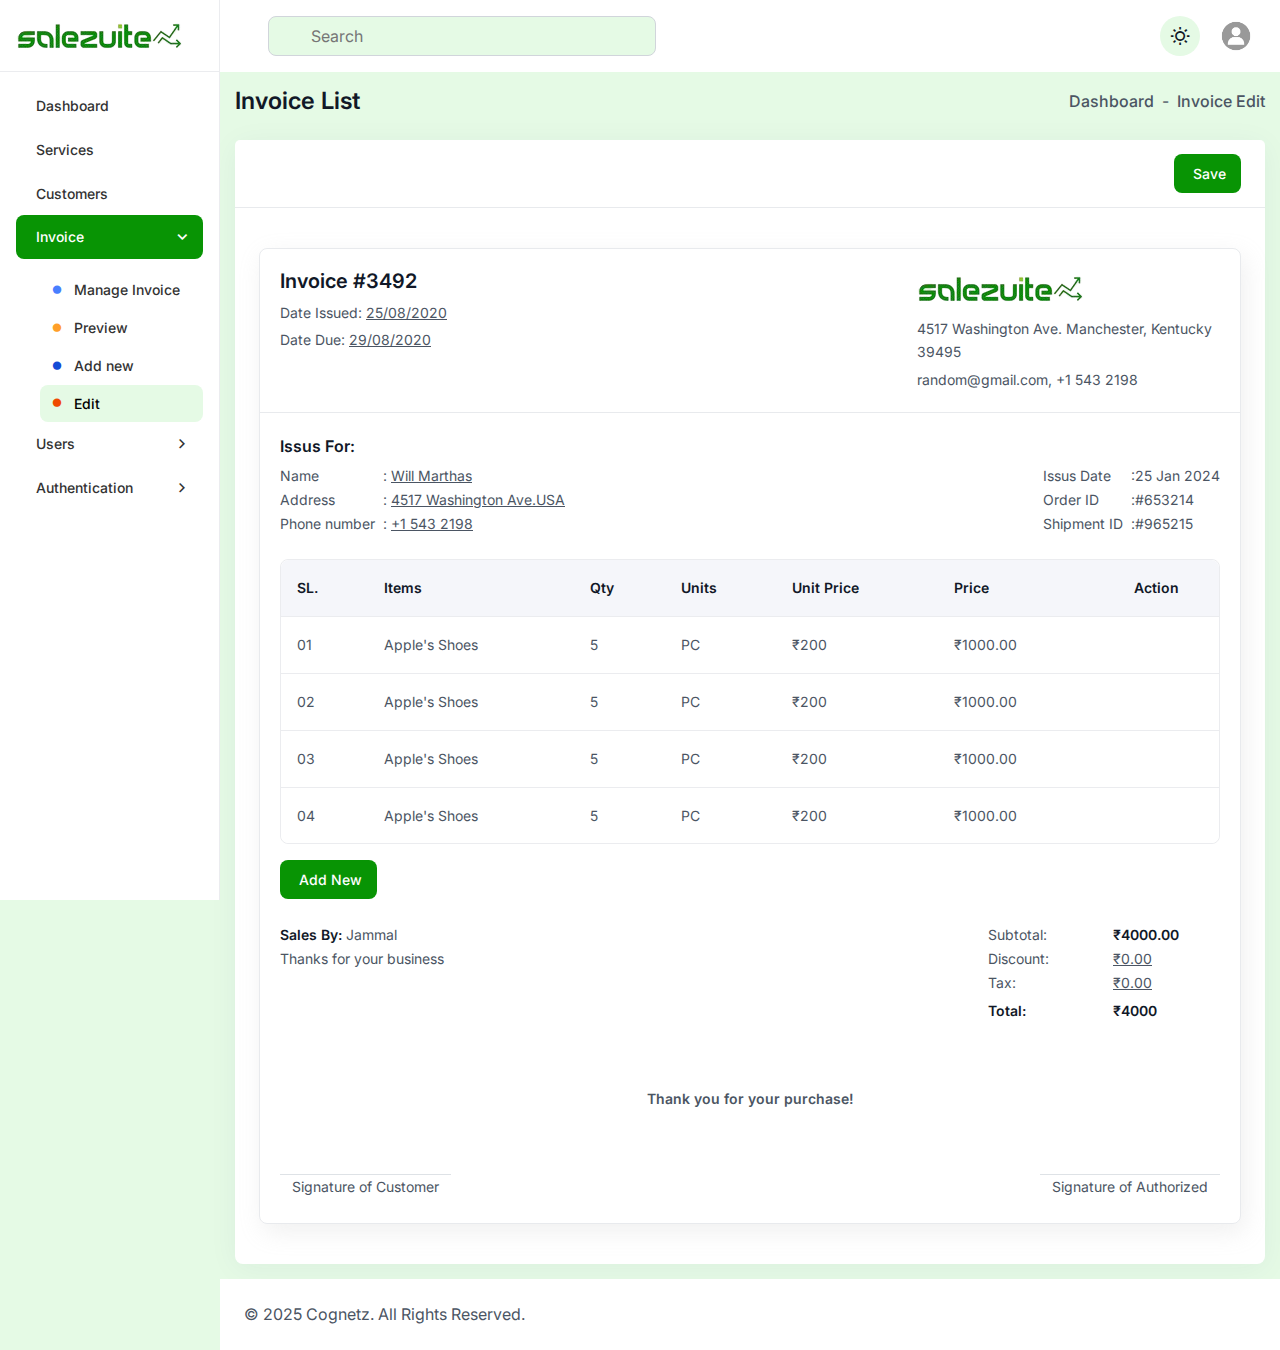
<file: invoice-edit.html>
<!-- meta tags and other links -->
<!DOCTYPE html>
<html lang="en" data-theme="light">

<head>
  <meta charset="UTF-8">
  <meta name="viewport" content="width=device-width, initial-scale=1.0">
  <title>Invoice</title>
  <link rel="icon" type="image/png" href="assets/images/favicon.png" sizes="16x16">
  <!-- remix icon font css  -->
  <link rel="stylesheet" href="assets/css/remixicon.css">
  <!-- BootStrap css -->
  <link rel="stylesheet" href="assets/css/lib/bootstrap.min.css">
  <!-- Apex Chart css -->
  <link rel="stylesheet" href="assets/css/lib/apexcharts.css">
  <!-- Data Table css -->
  <link rel="stylesheet" href="assets/css/lib/dataTables.min.css">
  <!-- Text Editor css -->
  <link rel="stylesheet" href="assets/css/lib/editor-katex.min.css">
  <link rel="stylesheet" href="assets/css/lib/editor.atom-one-dark.min.css">
  <link rel="stylesheet" href="assets/css/lib/editor.quill.snow.css">
  <!-- Date picker css -->
  <link rel="stylesheet" href="assets/css/lib/flatpickr.min.css">
  <!-- Calendar css -->
  <link rel="stylesheet" href="assets/css/lib/full-calendar.css">
  <!-- Vector Map css -->
  <link rel="stylesheet" href="assets/css/lib/jquery-jvectormap-2.0.5.css">
  <!-- Popup css -->
  <link rel="stylesheet" href="assets/css/lib/magnific-popup.css">
  <!-- Slick Slider css -->
  <link rel="stylesheet" href="assets/css/lib/slick.css">
  <!-- prism css -->
  <link rel="stylesheet" href="assets/css/lib/prism.css">
  <!-- file upload css -->
  <link rel="stylesheet" href="assets/css/lib/file-upload.css">

  <link rel="stylesheet" href="assets/css/lib/audioplayer.css">
  <!-- main css -->
  <link rel="stylesheet" href="assets/css/style.css">

<style>

/* Default (light mode) */
.sidebar-menu li > a {
  transition: all 0.2s ease;
  color: #333; /* dark gray text */
}

.sidebar-menu li > a:hover {
  color: #089404; /* green on hover */
}

.sidebar-menu li > a.active-page {
  background-color: #089404;
  color: #fff;
}

.sidebar-menu li > a.active-page:hover {
  color: #fff;
}

/* Dark mode adjustments */
[data-theme="dark"] .sidebar-menu li > a {
  color: #ccc; /* light gray for better contrast */
}

[data-theme="dark"] .sidebar-menu li > a:hover {
  color: #9fff9f; /* soft green on hover in dark mode */
}

[data-theme="dark"] .sidebar-menu li > a.active-page {
  background-color: #089404;
  color: #fff;
}

[data-theme="dark"] .sidebar-menu li > a.active-page:hover {
  color: #fff;
}


  /* When in light mode, apply soft green background */
  html[data-theme="light"] body {
    background-color: #e5fae5;
  }
html[data-theme="light"] .navbar-search input {
  background-color: #e5fae5;
}
html[data-theme="light"] [data-theme-toggle] {
  background-color: #e5fae5 !important;
}

  /* When in dark mode, use dark background */
  html[data-theme="dark"] body {
    background-color: #121212;
  }
  .sidebar-menu .sidebar-submenu li.active-page > a {
  color: #000; /* black */
}

</style>

</head>

 <body>
  <aside class="sidebar">
    <button type="button" class="sidebar-close-btn">
      <iconify-icon icon="radix-icons:cross-2"></iconify-icon>
    </button>
    <div>
      <a href="index.html" class="sidebar-logo">
        <img src="assets/images/logo1.png" alt="site logo" class="light-logo">
        <img src="assets/images/logo1.png" alt="site logo" class="dark-logo">
        <img src="assets/images/logo1.png" alt="site logo" class="logo-icon">
      </a>
    </div>
    <div class="sidebar-menu-area">
      <ul class="sidebar-menu" id="sidebar-menu">
        <li>
          <!-- <a href="javascript:void(0)"> -->
          <a href="index.html">
            <iconify-icon icon="solar:home-smile-angle-outline" class="menu-icon"></iconify-icon>
            <span>Dashboard</span>
          </a>
          <!-- <ul class="sidebar-submenu">
         
          <li>
            <a href="index-2.html"><i class="ri-circle-fill circle-icon text-warning-main w-auto"></i> CRM</a>
          </li>
          <li>
          <a href="Service.html">
            <iconify-icon icon="solar:calendar-outline" class="menu-icon"></iconify-icon>
            <span>Services</span>
          </a>
        </li>
         <li>
          <a href="Customers.html">
            <iconify-icon icon="solar:calendar-outline" class="menu-icon"></iconify-icon>
            <span>Customerss</span>
          </a>
        </li>
         
        </ul> -->
        </li>
        <li>
          <a href="Service.html">
            <iconify-icon icon="mdi:application-cog-outline" class="menu-icon"></iconify-icon>
            <span>Services</span>
          </a>
        </li>
        <li>
          <a href="Customers.html">
            <iconify-icon icon="mdi:account-group-outline" class="menu-icon"></iconify-icon>
            <span>Customers</span>
          </a>
        </li>
        <!-- <li class="sidebar-menu-group-title">Application</li> -->
<!-- 
        <li>
          <a href="calendar-main.html">
            <iconify-icon icon="solar:calendar-outline" class="menu-icon"></iconify-icon>
            <span>Calendar</span>
          </a>
        </li> -->

        <li class="dropdown">
          <a href="javascript:void(0)">
            <iconify-icon icon="hugeicons:invoice-03" class="menu-icon"></iconify-icon>
            <span>Invoice</span>
          </a>
          <ul class="sidebar-submenu">
            <li>
              <a href="invoice-list.html"><i class="ri-circle-fill circle-icon text-primary-600 w-auto"></i>Manage
                Invoice</a>
            </li>
            <li>
              <a href="invoice-preview.html"><i class="ri-circle-fill circle-icon text-warning-main w-auto"></i>
                Preview</a>
            </li>
            <li>
              <a href="invoice-add.html"><i class="ri-circle-fill circle-icon text-info-main w-auto"></i> Add new</a>
            </li>
            <li>
              <a href="invoice-edit.html"><i class="ri-circle-fill circle-icon text-danger-main w-auto"></i> Edit</a>
            </li>
          </ul>
        </li>

        <!-- <li class="sidebar-menu-group-title">UI Elements</li> -->


        <li class="dropdown">
          <a href="javascript:void(0)">
            <iconify-icon icon="flowbite:users-group-outline" class="menu-icon"></iconify-icon>
            <span>Users</span>
          </a>
          <ul class="sidebar-submenu">


            <li>
              <a href="profile.html"><i class="ri-circle-fill circle-icon text-danger-main w-auto"></i>
                Profile</a>
            </li>

          </ul>
        </li>


        <!-- 
        <li class="sidebar-menu-group-title">Application</li> -->

        <li class="dropdown">
          <a href="javascript:void(0)">
            <iconify-icon icon="simple-line-icons:vector" class="menu-icon"></iconify-icon>
            <span>Authentication</span>
          </a>
          <ul class="sidebar-submenu">
            <li>
              <a href="sign-in.html"><i class="ri-circle-fill circle-icon text-primary-600 w-auto"></i> Sign In</a>
            </li>
            <li>
              <a href="sign-up.html"><i class="ri-circle-fill circle-icon text-warning-main w-auto"></i> Sign Up</a>
            </li>
            <li>
              <a href="forgot-password.html"><i class="ri-circle-fill circle-icon text-info-main w-auto"></i> Forgot
                Password</a>
            </li>
          </ul>
        </li>
        <!-- <li>
          <a href="access-denied.html">
            <i class="ri-folder-lock-line text-xl me-14 d-flex w-auto"></i>
            <span>Access Denied</span>
          </a>
        </li> -->

      </ul>
    </div>
  </aside>

  <main class="dashboard-main">
    <div class="navbar-header">
      <div class="row align-items-center justify-content-between">
        <div class="col-auto">
          <div class="d-flex flex-wrap align-items-center gap-4">
            <button type="button" class="sidebar-toggle">
              <iconify-icon icon="heroicons:bars-3-solid" class="icon text-2xl non-active"></iconify-icon>
              <iconify-icon icon="iconoir:arrow-right" class="icon text-2xl active"></iconify-icon>
            </button>
            <button type="button" class="sidebar-mobile-toggle">
              <iconify-icon icon="heroicons:bars-3-solid" class="icon"></iconify-icon>
            </button>
            <form class="navbar-search">
              <input type="text" name="search" placeholder="Search">
              <iconify-icon icon="ion:search-outline" class="icon"></iconify-icon>
            </form>
          </div>
        </div>
        <div class="col-auto">
          <div class="d-flex flex-wrap align-items-center gap-3">
            <button type="button" data-theme-toggle
              class="w-40-px h-40-px bg-neutral-200 rounded-circle d-flex justify-content-center align-items-center"></button>
            <!-- <div class="dropdown d-none d-sm-inline-block">
              <button
                class="has-indicator w-40-px h-40-px bg-neutral-200 rounded-circle d-flex justify-content-center align-items-center"
                type="button" data-bs-toggle="dropdown">
                <img src="assets/images/lang-flag.png" alt="image" class="w-24 h-24 object-fit-cover rounded-circle">
              </button>
              <div class="dropdown-menu to-top dropdown-menu-sm">
                <div
                  class="py-12 px-16 radius-8 bg-primary-50 mb-16 d-flex align-items-center justify-content-between gap-2">
                  <div>
                    <h6 class="text-lg text-primary-light fw-semibold mb-0">Choose Your Language</h6>
                  </div>
                </div>

                <div class="max-h-400-px overflow-y-auto scroll-sm pe-8">
                  <div class="form-check style-check d-flex align-items-center justify-content-between mb-16">
                    <label class="form-check-label line-height-1 fw-medium text-secondary-light" for="english">
                      <span class="text-black hover-bg-transparent hover-text-primary d-flex align-items-center gap-3">
                        <img src="assets/images/flags/flag1.png" alt=""
                          class="w-36-px h-36-px bg-success-subtle text-success-main rounded-circle flex-shrink-0">
                        <span class="text-md fw-semibold mb-0">English</span>
                      </span>
                    </label>
                    <input class="form-check-input" type="radio" name="crypto" id="english">
                  </div>

                  <div class="form-check style-check d-flex align-items-center justify-content-between mb-16">
                    <label class="form-check-label line-height-1 fw-medium text-secondary-light" for="japan">
                      <span class="text-black hover-bg-transparent hover-text-primary d-flex align-items-center gap-3">
                        <img src="assets/images/flags/flag2.png" alt=""
                          class="w-36-px h-36-px bg-success-subtle text-success-main rounded-circle flex-shrink-0">
                        <span class="text-md fw-semibold mb-0">Japan</span>
                      </span>
                    </label>
                    <input class="form-check-input" type="radio" name="crypto" id="japan">
                  </div>

                  <div class="form-check style-check d-flex align-items-center justify-content-between mb-16">
                    <label class="form-check-label line-height-1 fw-medium text-secondary-light" for="france">
                      <span class="text-black hover-bg-transparent hover-text-primary d-flex align-items-center gap-3">
                        <img src="assets/images/flags/flag3.png" alt=""
                          class="w-36-px h-36-px bg-success-subtle text-success-main rounded-circle flex-shrink-0">
                        <span class="text-md fw-semibold mb-0">France</span>
                      </span>
                    </label>
                    <input class="form-check-input" type="radio" name="crypto" id="france">
                  </div>

                  <div class="form-check style-check d-flex align-items-center justify-content-between mb-16">
                    <label class="form-check-label line-height-1 fw-medium text-secondary-light" for="germany">
                      <span class="text-black hover-bg-transparent hover-text-primary d-flex align-items-center gap-3">
                        <img src="assets/images/flags/flag4.png" alt=""
                          class="w-36-px h-36-px bg-success-subtle text-success-main rounded-circle flex-shrink-0">
                        <span class="text-md fw-semibold mb-0">Germany</span>
                      </span>
                    </label>
                    <input class="form-check-input" type="radio" name="crypto" id="germany">
                  </div>

                  <div class="form-check style-check d-flex align-items-center justify-content-between mb-16">
                    <label class="form-check-label line-height-1 fw-medium text-secondary-light" for="korea">
                      <span class="text-black hover-bg-transparent hover-text-primary d-flex align-items-center gap-3">
                        <img src="assets/images/flags/flag5.png" alt=""
                          class="w-36-px h-36-px bg-success-subtle text-success-main rounded-circle flex-shrink-0">
                        <span class="text-md fw-semibold mb-0">South Korea</span>
                      </span>
                    </label>
                    <input class="form-check-input" type="radio" name="crypto" id="korea">
                  </div>

                  <div class="form-check style-check d-flex align-items-center justify-content-between mb-16">
                    <label class="form-check-label line-height-1 fw-medium text-secondary-light" for="bangladesh">
                      <span class="text-black hover-bg-transparent hover-text-primary d-flex align-items-center gap-3">
                        <img src="assets/images/flags/flag6.png" alt=""
                          class="w-36-px h-36-px bg-success-subtle text-success-main rounded-circle flex-shrink-0">
                        <span class="text-md fw-semibold mb-0">Bangladesh</span>
                      </span>
                    </label>
                    <input class="form-check-input" type="radio" name="crypto" id="bangladesh">
                  </div>

                  <div class="form-check style-check d-flex align-items-center justify-content-between mb-16">
                    <label class="form-check-label line-height-1 fw-medium text-secondary-light" for="india">
                      <span class="text-black hover-bg-transparent hover-text-primary d-flex align-items-center gap-3">
                        <img src="assets/images/flags/flag7.png" alt=""
                          class="w-36-px h-36-px bg-success-subtle text-success-main rounded-circle flex-shrink-0">
                        <span class="text-md fw-semibold mb-0">India</span>
                      </span>
                    </label>
                    <input class="form-check-input" type="radio" name="crypto" id="india">
                  </div>
                  <div class="form-check style-check d-flex align-items-center justify-content-between">
                    <label class="form-check-label line-height-1 fw-medium text-secondary-light" for="canada">
                      <span class="text-black hover-bg-transparent hover-text-primary d-flex align-items-center gap-3">
                        <img src="assets/images/flags/flag8.png" alt=""
                          class="w-36-px h-36-px bg-success-subtle text-success-main rounded-circle flex-shrink-0">
                        <span class="text-md fw-semibold mb-0">Canada</span>
                      </span>
                    </label>
                    <input class="form-check-input" type="radio" name="crypto" id="canada">
                  </div>
                </div>
              </div>
            </div>Language dropdown end -->

            <!-- <div class="dropdown">
              <button
                class="has-indicator w-40-px h-40-px bg-neutral-200 rounded-circle d-flex justify-content-center align-items-center"
                type="button" data-bs-toggle="dropdown">
                <iconify-icon icon="mage:email" class="text-primary-light text-xl"></iconify-icon>
              </button>
              <div class="dropdown-menu to-top dropdown-menu-lg p-0">
                <div
                  class="m-16 py-12 px-16 radius-8 bg-primary-50 mb-16 d-flex align-items-center justify-content-between gap-2">
                  <div>
                    <h6 class="text-lg text-primary-light fw-semibold mb-0">Message</h6>
                  </div>
                  <span
                    class="text-primary-600 fw-semibold text-lg w-40-px h-40-px rounded-circle bg-base d-flex justify-content-center align-items-center">05</span>
                </div>

                <div class="max-h-400-px overflow-y-auto scroll-sm pe-4">

                  <a href="javascript:void(0)"
                    class="px-24 py-12 d-flex align-items-start gap-3 mb-2 justify-content-between">
                    <div class="text-black hover-bg-transparent hover-text-primary d-flex align-items-center gap-3">
                      <span class="w-40-px h-40-px rounded-circle flex-shrink-0 position-relative">
                        <img src="assets/images/notification/profile-3.png" alt="">
                        <span
                          class="w-8-px h-8-px bg-success-main rounded-circle position-absolute end-0 bottom-0"></span>
                      </span>
                      <div>
                        <h6 class="text-md fw-semibold mb-4">Kathryn Murphy</h6>
                        <p class="mb-0 text-sm text-secondary-light text-w-100-px">hey! there i’m...</p>
                      </div>
                    </div>
                    <div class="d-flex flex-column align-items-end">
                      <span class="text-sm text-secondary-light flex-shrink-0">12:30 PM</span>
                      <span
                        class="mt-4 text-xs text-base w-16-px h-16-px d-flex justify-content-center align-items-center bg-warning-main rounded-circle">8</span>
                    </div>
                  </a>

                  <a href="javascript:void(0)"
                    class="px-24 py-12 d-flex align-items-start gap-3 mb-2 justify-content-between">
                    <div class="text-black hover-bg-transparent hover-text-primary d-flex align-items-center gap-3">
                      <span class="w-40-px h-40-px rounded-circle flex-shrink-0 position-relative">
                        <img src="assets/images/notification/profile-4.png" alt="">
                        <span
                          class="w-8-px h-8-px  bg-neutral-300 rounded-circle position-absolute end-0 bottom-0"></span>
                      </span>
                      <div>
                        <h6 class="text-md fw-semibold mb-4">Kathryn Murphy</h6>
                        <p class="mb-0 text-sm text-secondary-light text-w-100-px">hey! there i’m...</p>
                      </div>
                    </div>
                    <div class="d-flex flex-column align-items-end">
                      <span class="text-sm text-secondary-light flex-shrink-0">12:30 PM</span>
                      <span
                        class="mt-4 text-xs text-base w-16-px h-16-px d-flex justify-content-center align-items-center bg-warning-main rounded-circle">2</span>
                    </div>
                  </a>

                  <a href="javascript:void(0)"
                    class="px-24 py-12 d-flex align-items-start gap-3 mb-2 justify-content-between bg-neutral-50">
                    <div class="text-black hover-bg-transparent hover-text-primary d-flex align-items-center gap-3">
                      <span class="w-40-px h-40-px rounded-circle flex-shrink-0 position-relative">
                        <img src="assets/images/notification/profile-5.png" alt="">
                        <span
                          class="w-8-px h-8-px bg-success-main rounded-circle position-absolute end-0 bottom-0"></span>
                      </span>
                      <div>
                        <h6 class="text-md fw-semibold mb-4">Kathryn Murphy</h6>
                        <p class="mb-0 text-sm text-secondary-light text-w-100-px">hey! there i’m...</p>
                      </div>
                    </div>
                    <div class="d-flex flex-column align-items-end">
                      <span class="text-sm text-secondary-light flex-shrink-0">12:30 PM</span>
                      <span
                        class="mt-4 text-xs text-base w-16-px h-16-px d-flex justify-content-center align-items-center bg-neutral-400 rounded-circle">0</span>
                    </div>
                  </a>

                  <a href="javascript:void(0)"
                    class="px-24 py-12 d-flex align-items-start gap-3 mb-2 justify-content-between bg-neutral-50">
                    <div class="text-black hover-bg-transparent hover-text-primary d-flex align-items-center gap-3">
                      <span class="w-40-px h-40-px rounded-circle flex-shrink-0 position-relative">
                        <img src="assets/images/notification/profile-6.png" alt="">
                        <span
                          class="w-8-px h-8-px bg-neutral-300 rounded-circle position-absolute end-0 bottom-0"></span>
                      </span>
                      <div>
                        <h6 class="text-md fw-semibold mb-4">Kathryn Murphy</h6>
                        <p class="mb-0 text-sm text-secondary-light text-w-100-px">hey! there i’m...</p>
                      </div>
                    </div>
                    <div class="d-flex flex-column align-items-end">
                      <span class="text-sm text-secondary-light flex-shrink-0">12:30 PM</span>
                      <span
                        class="mt-4 text-xs text-base w-16-px h-16-px d-flex justify-content-center align-items-center bg-neutral-400 rounded-circle">0</span>
                    </div>
                  </a>

                  <a href="javascript:void(0)"
                    class="px-24 py-12 d-flex align-items-start gap-3 mb-2 justify-content-between">
                    <div class="text-black hover-bg-transparent hover-text-primary d-flex align-items-center gap-3">
                      <span class="w-40-px h-40-px rounded-circle flex-shrink-0 position-relative">
                        <img src="assets/images/notification/profile-7.png" alt="">
                        <span
                          class="w-8-px h-8-px bg-success-main rounded-circle position-absolute end-0 bottom-0"></span>
                      </span>
                      <div>
                        <h6 class="text-md fw-semibold mb-4">Kathryn Murphy</h6>
                        <p class="mb-0 text-sm text-secondary-light text-w-100-px">hey! there i’m...</p>
                      </div>
                    </div>
                    <div class="d-flex flex-column align-items-end">
                      <span class="text-sm text-secondary-light flex-shrink-0">12:30 PM</span>
                      <span
                        class="mt-4 text-xs text-base w-16-px h-16-px d-flex justify-content-center align-items-center bg-warning-main rounded-circle">8</span>
                    </div>
                  </a>

                </div>
                <div class="text-center py-12 px-16">
                  <a href="javascript:void(0)" class="text-primary-600 fw-semibold text-md">See All Message</a>
                </div>
              </div>
            </div>
            Message dropdown end -->

            <!-- <div class="dropdown">
              <button
                class="has-indicator w-40-px h-40-px bg-neutral-200 rounded-circle d-flex justify-content-center align-items-center"
                type="button" data-bs-toggle="dropdown">
                <iconify-icon icon="iconoir:bell" class="text-primary-light text-xl"></iconify-icon>
              </button>
              <div class="dropdown-menu to-top dropdown-menu-lg p-0">
                <div
                  class="m-16 py-12 px-16 radius-8 bg-primary-50 mb-16 d-flex align-items-center justify-content-between gap-2">
                  <div>
                    <h6 class="text-lg text-primary-light fw-semibold mb-0">Notifications</h6>
                  </div>
                  <span
                    class="text-primary-600 fw-semibold text-lg w-40-px h-40-px rounded-circle bg-base d-flex justify-content-center align-items-center">05</span>
                </div>

                <div class="max-h-400-px overflow-y-auto scroll-sm pe-4">
                  <a href="javascript:void(0)"
                    class="px-24 py-12 d-flex align-items-start gap-3 mb-2 justify-content-between">
                    <div class="text-black hover-bg-transparent hover-text-primary d-flex align-items-center gap-3">
                      <span
                        class="w-44-px h-44-px bg-success-subtle text-success-main rounded-circle d-flex justify-content-center align-items-center flex-shrink-0">
                        <iconify-icon icon="bitcoin-icons:verify-outline" class="icon text-xxl"></iconify-icon>
                      </span>
                      <div>
                        <h6 class="text-md fw-semibold mb-4">Congratulations</h6>
                        <p class="mb-0 text-sm text-secondary-light text-w-200-px">Your profile has been Verified. Your
                          profile has been Verified</p>
                      </div>
                    </div>
                    <span class="text-sm text-secondary-light flex-shrink-0">23 Mins ago</span>
                  </a>

                  <a href="javascript:void(0)"
                    class="px-24 py-12 d-flex align-items-start gap-3 mb-2 justify-content-between bg-neutral-50">
                    <div class="text-black hover-bg-transparent hover-text-primary d-flex align-items-center gap-3">
                      <span
                        class="w-44-px h-44-px bg-success-subtle text-success-main rounded-circle d-flex justify-content-center align-items-center flex-shrink-0">
                        <img src="assets/images/notification/profile-1.png" alt="">
                      </span>
                      <div>
                        <h6 class="text-md fw-semibold mb-4">Ronald Richards</h6>
                        <p class="mb-0 text-sm text-secondary-light text-w-200-px">You can stitch between artboards</p>
                      </div>
                    </div>
                    <span class="text-sm text-secondary-light flex-shrink-0">23 Mins ago</span>
                  </a>

                  <a href="javascript:void(0)"
                    class="px-24 py-12 d-flex align-items-start gap-3 mb-2 justify-content-between">
                    <div class="text-black hover-bg-transparent hover-text-primary d-flex align-items-center gap-3">
                      <span
                        class="w-44-px h-44-px bg-info-subtle text-info-main rounded-circle d-flex justify-content-center align-items-center flex-shrink-0">
                        AM
                      </span>
                      <div>
                        <h6 class="text-md fw-semibold mb-4">Arlene McCoy</h6>
                        <p class="mb-0 text-sm text-secondary-light text-w-200-px">Invite you to prototyping</p>
                      </div>
                    </div>
                    <span class="text-sm text-secondary-light flex-shrink-0">23 Mins ago</span>
                  </a>

                  <a href="javascript:void(0)"
                    class="px-24 py-12 d-flex align-items-start gap-3 mb-2 justify-content-between bg-neutral-50">
                    <div class="text-black hover-bg-transparent hover-text-primary d-flex align-items-center gap-3">
                      <span
                        class="w-44-px h-44-px bg-success-subtle text-success-main rounded-circle d-flex justify-content-center align-items-center flex-shrink-0">
                        <img src="assets/images/notification/profile-2.png" alt="">
                      </span>
                      <div>
                        <h6 class="text-md fw-semibold mb-4">Annette Black</h6>
                        <p class="mb-0 text-sm text-secondary-light text-w-200-px">Invite you to prototyping</p>
                      </div>
                    </div>
                    <span class="text-sm text-secondary-light flex-shrink-0">23 Mins ago</span>
                  </a>

                  <a href="javascript:void(0)"
                    class="px-24 py-12 d-flex align-items-start gap-3 mb-2 justify-content-between">
                    <div class="text-black hover-bg-transparent hover-text-primary d-flex align-items-center gap-3">
                      <span
                        class="w-44-px h-44-px bg-info-subtle text-info-main rounded-circle d-flex justify-content-center align-items-center flex-shrink-0">
                        DR
                      </span>
                      <div>
                        <h6 class="text-md fw-semibold mb-4">Darlene Robertson</h6>
                        <p class="mb-0 text-sm text-secondary-light text-w-200-px">Invite you to prototyping</p>
                      </div>
                    </div>
                    <span class="text-sm text-secondary-light flex-shrink-0">23 Mins ago</span>
                  </a>
                </div>

                <div class="text-center py-12 px-16">
                  <a href="javascript:void(0)" class="text-primary-600 fw-semibold text-md">See All Notification</a>
                </div>

              </div>
            </div>
            Notification dropdown end -->

            <div class="dropdown">
              <button class="d-flex justify-content-center align-items-center rounded-circle" type="button"
                data-bs-toggle="dropdown">
                <img src="assets/images/user.png" alt="image" class="w-40-px h-40-px object-fit-cover rounded-circle">
              </button>
              <div class="dropdown-menu to-top dropdown-menu-sm">
                <div
                  class="py-12 px-16 radius-8 bg-primary-50 mb-16 d-flex align-items-center justify-content-between gap-2">
                  <div>
                    <h6 class="text-lg text-primary-light fw-semibold mb-2">Shaidul Islam</h6>
                    <span class="text-secondary-light fw-medium text-sm">Admin</span>
                  </div>
                  <button type="button" class="hover-text-danger">
                    <iconify-icon icon="radix-icons:cross-1" class="icon text-xl"></iconify-icon>
                  </button>
                </div>
                <ul class="to-top-list">
                  <li>
                    <a class="dropdown-item text-black px-0 py-8 hover-bg-transparent hover-text-primary d-flex align-items-center gap-3"
                      href="profile.html">
                      <iconify-icon icon="solar:user-linear" class="icon text-xl"></iconify-icon> My Profile</a>
                  </li>

                  <li>
                    <a class="dropdown-item text-black px-0 py-8 hover-bg-transparent hover-text-danger d-flex align-items-center gap-3"
                      href="javascript:void(0)">
                      <iconify-icon icon="lucide:power" class="icon text-xl"></iconify-icon> Log Out</a>
                  </li>
                </ul>
              </div>
            </div><!-- Profile dropdown end -->
          </div>
        </div>
      </div>
    </div>
    <div class="dashboard-main-body">

      <div class="d-flex flex-wrap align-items-center justify-content-between gap-3 mb-24">
        <h6 class="fw-semibold mb-0">Invoice List</h6>
        <ul class="d-flex align-items-center gap-2">
          <li class="fw-medium">
            <!-- <a href="index.html" class="d-flex align-items-center gap-1 hover-text-primary">
              <iconify-icon icon="solar:home-smile-angle-outline" class="icon text-lg"></iconify-icon>
              Dashboard
            </a> -->
                 <a href="index.html" class="d-flex align-items-center gap-1 hover-text-green">
  <iconify-icon icon="solar:home-smile-angle-outline" class="icon text-lg"></iconify-icon>
  Dashboard
</a>
<style>
  /* Target the link and icon when hovering */
  .hover-text-green:hover {
    color: #089404 !important;
  }

  .hover-text-green:hover iconify-icon {
    color: #089404 !important;
  }

  /* Optional: keep default state black/gray */
  .hover-text-green {
    color: inherit;
    transition: color 0.2s ease;
  }

  .hover-text-green iconify-icon {
    transition: color 0.2s ease;
  }
</style>

          </li>
          <li>-</li>
          <li class="fw-medium">Invoice Edit</li>
        </ul>
      </div>

      <div class="card">
        <div class="card-header">
          <div class="d-flex flex-wrap align-items-center justify-content-end gap-2">
            <button type="button" class="btn btn-sm radius-8 d-inline-flex align-items-center gap-1" style="background-color: #089404; color: #fff;">
              <iconify-icon icon="simple-line-icons:check" class="text-xl"></iconify-icon>
              Save
            </button>
          </div>
        </div>
        <div class="card-body py-40">
          <div class="row justify-content-center" id="invoice">
            <div class="col-lg-12">
              <div class="shadow-4 border radius-8">
                <div class="p-20 border-bottom">
                  <div class="row justify-content-between g-3">
                    <div class="col-sm-4">
                      <h3 class="text-xl">Invoice #3492</h3>
                      <p class="mb-1 text-sm">Date Issued: <span
                          class="editable text-decoration-underline">25/08/2020</span> <span
                          class="text-success-main"><iconify-icon icon="mage:edit"></iconify-icon></span></p>
                      <p class="mb-0 text-sm">Date Due: <span
                          class="editable text-decoration-underline">29/08/2020</span> <span
                          class="text-success-main"><iconify-icon icon="mage:edit"></iconify-icon></span></p>
                    </div>
                    <div class="col-sm-4">
                      <img src="assets/images/logo1.png" alt="image" class="mb-8">
                      <p class="mb-1 text-sm">4517 Washington Ave. Manchester, Kentucky 39495</p>
                      <p class="mb-0 text-sm">random@gmail.com, +1 543 2198</p>
                    </div>
                  </div>
                </div>

                <div class="py-28 px-20">
                  <div class="d-flex flex-wrap justify-content-between align-items-end gap-3">
                    <div>
                      <h6 class="text-md">Issus For:</h6>
                      <table class="text-sm text-secondary-light">
                        <tbody>
                          <tr>
                            <td>Name</td>
                            <td class="ps-8">: <span class="editable text-decoration-underline">Will Marthas</span>
                              <span class="text-success-main"><iconify-icon icon="mage:edit"></iconify-icon></span>
                            </td>
                          </tr>
                          <tr>
                            <td>Address</td>
                            <td class="ps-8">: <span class="editable text-decoration-underline">4517 Washington
                                Ave.USA</span> <span class="text-success-main"><iconify-icon
                                  icon="mage:edit"></iconify-icon></span></td>
                          </tr>
                          <tr>
                            <td>Phone number</td>
                            <td class="ps-8">: <span class="editable text-decoration-underline">+1 543 2198</span> <span
                                class="text-success-main"><iconify-icon icon="mage:edit"></iconify-icon></span></td>
                          </tr>
                        </tbody>
                      </table>
                    </div>
                    <div>
                      <table class="text-sm text-secondary-light">
                        <tbody>
                          <tr>
                            <td>Issus Date</td>
                            <td class="ps-8">:25 Jan 2024</td>
                          </tr>
                          <tr>
                            <td>Order ID</td>
                            <td class="ps-8">:#653214</td>
                          </tr>
                          <tr>
                            <td>Shipment ID</td>
                            <td class="ps-8">:#965215</td>
                          </tr>
                        </tbody>
                      </table>
                    </div>
                  </div>

                  <div class="mt-24">
                    <div class="table-responsive scroll-sm">
                      <table class="table bordered-table text-sm" id="invoice-table">
                        <thead>
                          <tr>
                            <th scope="col" class="text-sm">SL.</th>
                            <th scope="col" class="text-sm">Items</th>
                            <th scope="col" class="text-sm">Qty</th>
                            <th scope="col" class="text-sm">Units</th>
                            <th scope="col" class="text-sm">Unit Price</th>
                            <th scope="col" class="text-sm">Price</th>
                            <th scope="col" class="text-center text-sm">Action</th>
                          </tr>
                        </thead>
                        <tbody>
                          <tr>
                            <td>01</td>
                            <td>Apple's Shoes</td>
                            <td>5</td>
                            <td>PC</td>
                            <td>₹200</td>
                            <td>₹1000.00</td>
                            <td class="text-center">
                              <button type="button" class="remove-row"><iconify-icon icon="ic:twotone-close"
                                  class="text-danger-main text-xl"></iconify-icon></button>
                            </td>
                          </tr>
                          <tr>
                            <td>02</td>
                            <td>Apple's Shoes</td>
                            <td>5</td>
                            <td>PC</td>
                            <td>₹200</td>
                            <td>₹1000.00</td>
                            <td class="text-center">
                              <button type="button" class="remove-row"><iconify-icon icon="ic:twotone-close"
                                  class="text-danger-main text-xl"></iconify-icon></button>
                            </td>
                          </tr>
                          <tr>
                            <td>03</td>
                            <td>Apple's Shoes</td>
                            <td>5</td>
                            <td>PC</td>
                            <td>₹200</td>
                            <td>₹1000.00</td>
                            <td class="text-center">
                              <button type="button" class="remove-row"><iconify-icon icon="ic:twotone-close"
                                  class="text-danger-main text-xl"></iconify-icon></button>
                            </td>
                          </tr>
                          <tr>
                            <td>04</td>
                            <td>Apple's Shoes</td>
                            <td>5</td>
                            <td>PC</td>
                            <td>₹200</td>
                            <td>₹1000.00</td>
                            <td class="text-center">
                              <button type="button" class="remove-row"><iconify-icon icon="ic:twotone-close"
                                  class="text-danger-main text-xl"></iconify-icon></button>
                            </td>
                          </tr>
                        </tbody>
                      </table>
                    </div>

                    <!-- <div>
                      <button type="button" id="addRow"
                        class="btn btn-sm btn-primary-600 radius-8 d-inline-flex align-items-center gap-1">
                        <iconify-icon icon="simple-line-icons:plus" class="text-xl"></iconify-icon>
                        Add New
                      </button>
                    </div>  -->

                    <div>
                      <button type="button" id="addRow"
                        class="btn btn-sm radius-8 d-inline-flex align-items-center gap-1" style="background-color: #089404; color: #fff;">
                        <iconify-icon icon="simple-line-icons:plus" class="text-xl"></iconify-icon>
                        Add New
                      </button>
                    </div>
                    <script>
                      // Add New Row
                      document.getElementById("addRow").addEventListener("click", function () {
                        const tbody = document.querySelector("#invoice-table tbody");
                        const newRow = document.createElement("tr");

                        // Get new row number
                        const rowNumber = tbody.rows.length + 1;

                        newRow.innerHTML = `
      <td>${String(rowNumber).padStart(2, '0')}</td>
      <td class="editable">New Item</td>
      <td class="editable">1</td>
      <td class="editable">PC</td>
      <td class="editable">₹0.00</td>
      <td class="price">₹0.00</td>
      <td class="text-center">
        <button type="button" class="remove-row">
          <iconify-icon icon="ic:twotone-close" class="text-danger-main text-xl"></iconify-icon>
        </button>
      </td>
    `;
                        tbody.appendChild(newRow);
                        recalculateTotal();
                      });

                      // Make table cells editable on click
                      document.addEventListener("click", function (e) {
                        if (e.target.classList.contains("editable")) {
                          const cell = e.target;
                          const currentValue = cell.innerText.trim();

                          const input = document.createElement("input");
                          input.type = "text";
                          input.value = currentValue.replace('₹', ''); // remove ₹ for editing
                          input.className = "form-control form-control-sm";
                          input.style.width = "100%";

                          cell.innerText = '';
                          cell.appendChild(input);
                          input.focus();

                          input.addEventListener("blur", function () {
                            let newValue = input.value.trim();
                            if (cell.cellIndex === 4) { // unit price column
                              newValue = `₹${parseFloat(newValue || 0).toFixed(2)}`;
                            }
                            cell.innerText = newValue || currentValue; // fallback if empty
                            recalculateTotal();
                          });

                          input.addEventListener("keydown", function (event) {
                            if (event.key === "Enter") {
                              input.blur();
                            }
                          });
                        }
                      });

                      // Make Discount & Tax editable on click
                      document.addEventListener("click", function (e) {
                        if (e.target.id === "discount" || e.target.id === "tax") {
                          const cell = e.target;
                          const currentValue = cell.innerText.trim().replace('₹', '');

                          const input = document.createElement("input");
                          input.type = "number";
                          input.value = currentValue;
                          input.className = "form-control form-control-sm";
                          input.style.width = "80px";

                          cell.innerText = '';
                          cell.appendChild(input);
                          input.focus();

                          input.addEventListener("blur", function () {
                            let newValue = parseFloat(input.value || 0).toFixed(2);
                            cell.innerText = `₹${newValue}`; // Always add ₹ back
                            recalculateTotal();
                          });

                          input.addEventListener("keydown", function (event) {
                            if (event.key === "Enter") {
                              input.blur();
                            }
                          });
                        }
                      });

                      // Remove Row
                      document.addEventListener("click", function (e) {
                        if (e.target.closest(".remove-row")) {
                          e.target.closest("tr").remove();
                          recalculateTotal();
                        }
                      });

                      function recalculateTotal() {
                        let subtotal = 0;

                        document.querySelectorAll("#invoice-table tbody tr").forEach(row => {
                          let qty = parseFloat(row.cells[2]?.innerText || 0);
                          let unitPrice = parseFloat(row.cells[4]?.innerText.replace('₹', '') || 0);

                          subtotal += qty * unitPrice;

                          // Update price cell
                          row.cells[5].innerText = `₹${(qty * unitPrice).toFixed(2)}`;
                        });

                        const discountText = document.getElementById("discount")?.innerText || "₹0.00";
                        const taxText = document.getElementById("tax")?.innerText || "₹0.00";

                        const discount = parseFloat(discountText.replace('₹', '') || 0);
                        const tax = parseFloat(taxText.replace('₹', '') || 0);

                        const total = subtotal - discount + tax;

                        document.getElementById("subtotal").innerText = `₹${subtotal.toFixed(2)}`;
                        document.getElementById("total").innerText = `₹${total.toFixed(2)}`;
                      }

                      // Initial calculation
                      recalculateTotal();
                    </script>




                    <div class="d-flex flex-wrap justify-content-between gap-3 mt-24">
                      <div>
                        <p class="text-sm mb-0"><span class="text-primary-light fw-semibold">Sales By:</span> Jammal</p>
                        <p class="text-sm mb-0">Thanks for your business</p>
                      </div>
                      <div>
                        <table class="text-sm">
                          <tbody>
                            <tr>
                              <td class="pe-64">Subtotal:</td>
                              <td class="pe-16">
                                <span class="text-primary-light fw-semibold" id="subtotal">₹4000.00</span>
                              </td>
                            </tr>

                            <tr>
                              <td class="pe-64">Discount:</td>
                              <td class="pe-64">
                                <span class="editable text-decoration-underline" id="discount">₹0.00</span>
                                <span class="text-success-main"><iconify-icon icon="mage:edit"></iconify-icon></span>
                              </td>
                            </tr>

                            <tr>
                              <td class="pe-64">Tax:</td>
                              <td class="pe-64">
                                <span class="editable text-decoration-underline" id="tax">₹0.00</span>
                                <span class="text-success-main"><iconify-icon icon="mage:edit"></iconify-icon></span>
                              </td>
                            </tr>

                            <tr>
                              <td class="pe-64 pt-4">
                                <span class="text-primary-light fw-semibold">Total:</span>
                              </td>
                              <td class="pe-16 pt-4">
                                <span class="text-primary-light fw-semibold" id="total">₹4000</span>
                              </td>
                            </tr>

                            <!-- <tr>
                              <td class="pe-64">Discount:</td>
                              <td class="pe-16">
                                
                                <span class="text-primary-light fw-semibold">$0.00</span>
                              </td>
                            </tr> -->
                            <!-- <tr>
                              <td class="pe-64 border-bottom pb-4">Tax:</td>
                              <td class="pe-16 border-bottom pb-4">
                                <span class="text-primary-light fw-semibold">0.00</span>
                              </td>
                            </tr> -->
                          </tbody>
                        </table>
                      </div>
                    </div>
                  </div>

                  <div class="mt-64">
                    <p class="text-center text-secondary-light text-sm fw-semibold">Thank you for your purchase!</p>
                  </div>

                  <div class="d-flex flex-wrap justify-content-between align-items-end mt-64">
                    <div class="text-sm border-top d-inline-block px-12">Signature of Customer</div>
                    <div class="text-sm border-top d-inline-block px-12">Signature of Authorized</div>
                  </div>
                </div>
              </div>
            </div>
          </div>
        </div>
      </div>


    </div>

    <footer class="d-footer">
      <div class="row align-items-center justify-content-between">
        <div class="col-auto">
        <p class="mb-0">
  © 2025 <a href="https://cognetz.com/" target="_blank" class="text-decoration-none" style="color: inherit;">Cognetz</a>. All Rights Reserved.
</p>

        </div>
        <!-- <div class="col-auto">
      <p class="mb-0">Made by <span class="text-primary-600">wowtheme7</span></p>
    </div> -->
      </div>
    </footer>
  </main>

  <!-- jQuery library js -->
  <script src="assets/js/lib/jquery-3.7.1.min.js"></script>
  <!-- Bootstrap js -->
  <script src="assets/js/lib/bootstrap.bundle.min.js"></script>
  <!-- Apex Chart js -->
  <script src="assets/js/lib/apexcharts.min.js"></script>
  <!-- Data Table js -->
  <script src="assets/js/lib/dataTables.min.js"></script>
  <!-- Iconify Font js -->
  <script src="assets/js/lib/iconify-icon.min.js"></script>
  <!-- jQuery UI js -->
  <script src="assets/js/lib/jquery-ui.min.js"></script>
  <!-- Vector Map js -->
  <script src="assets/js/lib/jquery-jvectormap-2.0.5.min.js"></script>
  <script src="assets/js/lib/jquery-jvectormap-world-mill-en.js"></script>
  <!-- Popup js -->
  <script src="assets/js/lib/magnifc-popup.min.js"></script>
  <!-- Slick Slider js -->
  <script src="assets/js/lib/slick.min.js"></script>
  <!-- prism js -->
  <script src="assets/js/lib/prism.js"></script>
  <!-- file upload js -->
  <script src="assets/js/lib/file-upload.js"></script>
  <!-- audioplayer -->
  <script src="assets/js/lib/audioplayer.js"></script>

  <!-- main js -->
  <script src="assets/js/app.js"></script>
  <script src="assets/js/invoice.js"></script>
</body>

</html>
</file>
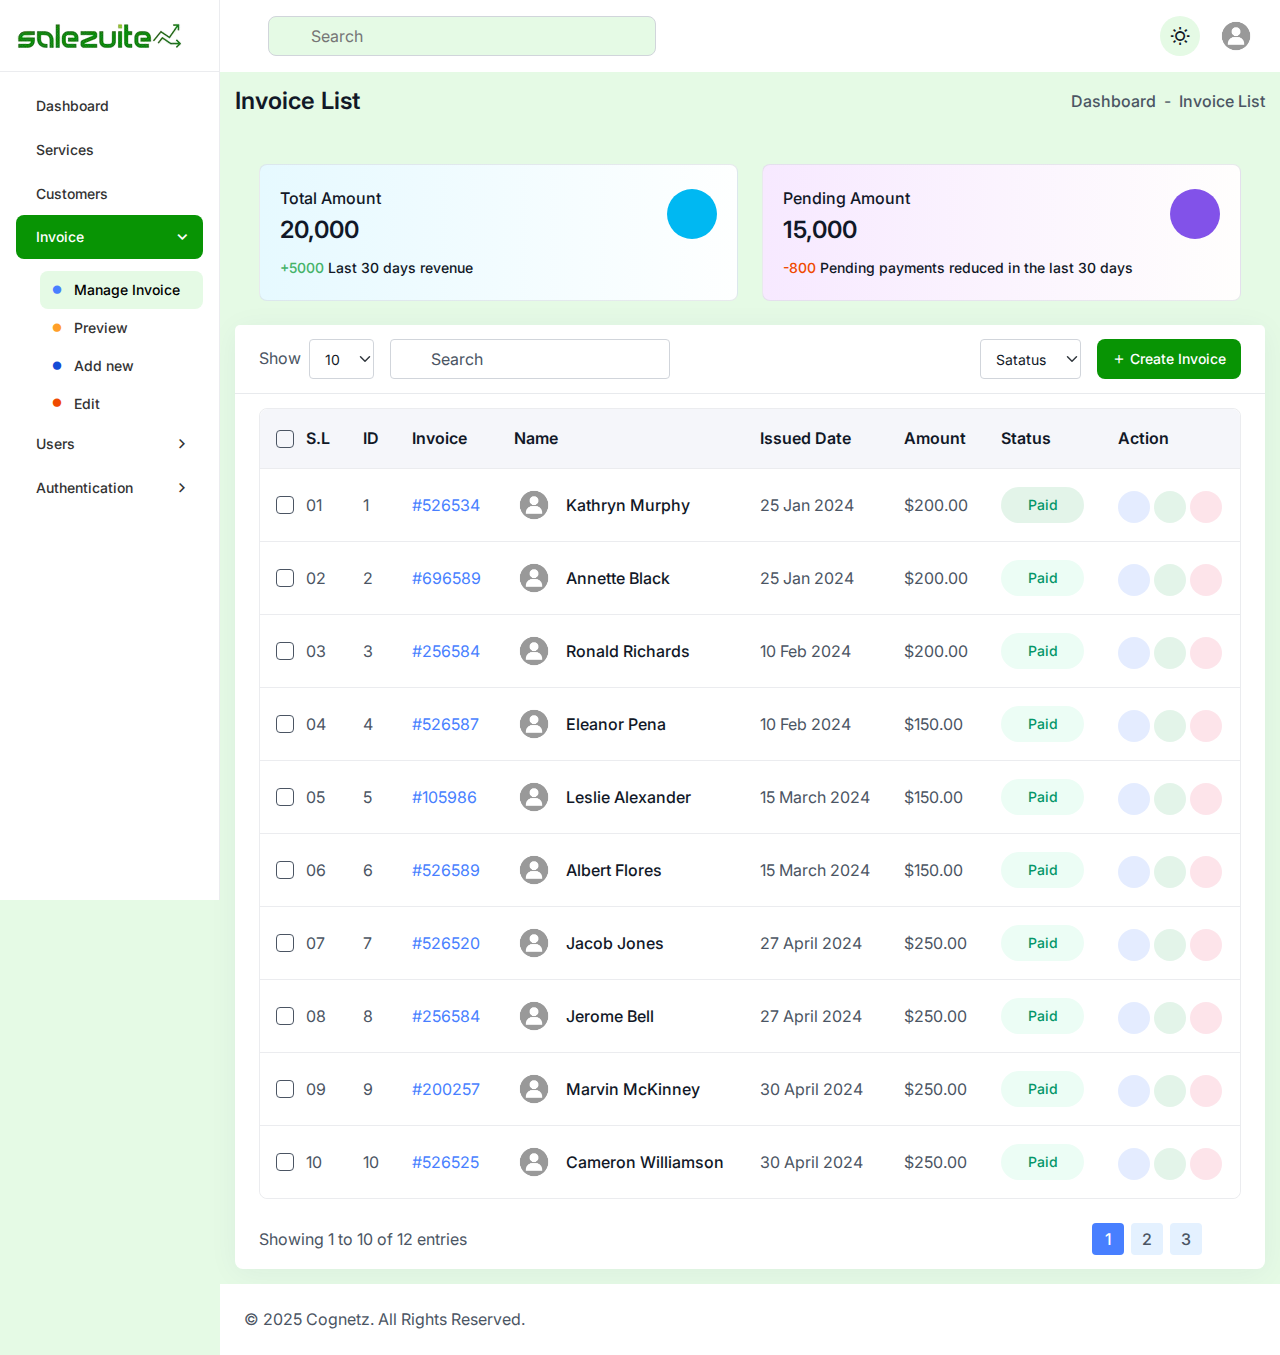
<file: invoice-list.html>
<!-- meta tags and other links -->
<!DOCTYPE html>
<html lang="en" data-theme="light">

<head>
  <meta charset="UTF-8">
  <meta name="viewport" content="width=device-width, initial-scale=1.0">
  <title>Invoice</title>
  <link rel="icon" type="image/png" href="assets/images/favicon.png" sizes="16x16">
  <!-- remix icon font css  -->
  <link rel="stylesheet" href="assets/css/remixicon.css">
  <!-- BootStrap css -->
  <link rel="stylesheet" href="assets/css/lib/bootstrap.min.css">
  <!-- Apex Chart css -->
  <link rel="stylesheet" href="assets/css/lib/apexcharts.css">
  <!-- Data Table css -->
  <link rel="stylesheet" href="assets/css/lib/dataTables.min.css">
  <!-- Text Editor css -->
  <link rel="stylesheet" href="assets/css/lib/editor-katex.min.css">
  <link rel="stylesheet" href="assets/css/lib/editor.atom-one-dark.min.css">
  <link rel="stylesheet" href="assets/css/lib/editor.quill.snow.css">
  <!-- Date picker css -->
  <link rel="stylesheet" href="assets/css/lib/flatpickr.min.css">
  <!-- Calendar css -->
  <link rel="stylesheet" href="assets/css/lib/full-calendar.css">
  <!-- Vector Map css -->
  <link rel="stylesheet" href="assets/css/lib/jquery-jvectormap-2.0.5.css">
  <!-- Popup css -->
  <link rel="stylesheet" href="assets/css/lib/magnific-popup.css">
  <!-- Slick Slider css -->
  <link rel="stylesheet" href="assets/css/lib/slick.css">
  <!-- prism css -->
  <link rel="stylesheet" href="assets/css/lib/prism.css">
  <!-- file upload css -->
  <link rel="stylesheet" href="assets/css/lib/file-upload.css">

  <link rel="stylesheet" href="assets/css/lib/audioplayer.css">
  <!-- main css -->
  <link rel="stylesheet" href="assets/css/style.css">

<style>

/* Default (light mode) */
.sidebar-menu li > a {
  transition: all 0.2s ease;
  color: #333; /* dark gray text */
}

.sidebar-menu li > a:hover {
  color: #089404; /* green on hover */
}

.sidebar-menu li > a.active-page {
  background-color: #089404;
  color: #fff;
}

.sidebar-menu li > a.active-page:hover {
  color: #fff;
}

/* Dark mode adjustments */
[data-theme="dark"] .sidebar-menu li > a {
  color: #ccc; /* light gray for better contrast */
}

[data-theme="dark"] .sidebar-menu li > a:hover {
  color: #9fff9f; /* soft green on hover in dark mode */
}

[data-theme="dark"] .sidebar-menu li > a.active-page {
  background-color: #089404;
  color: #fff;
}

[data-theme="dark"] .sidebar-menu li > a.active-page:hover {
  color: #fff;
}


  /* When in light mode, apply soft green background */
  html[data-theme="light"] body {
    background-color: #e5fae5;
  }
html[data-theme="light"] .navbar-search input {
  background-color: #e5fae5;
}
html[data-theme="light"] [data-theme-toggle] {
  background-color: #e5fae5 !important;
}

  /* When in dark mode, use dark background */
  html[data-theme="dark"] body {
    background-color: #121212;
  }
  .sidebar-menu .sidebar-submenu li.active-page > a {
  color: #000; /* black */
}

</style>

</head>

 <body>
  <aside class="sidebar">
    <button type="button" class="sidebar-close-btn">
      <iconify-icon icon="radix-icons:cross-2"></iconify-icon>
    </button>
    <div>
      <a href="index.html" class="sidebar-logo">
        <img src="assets/images/logo1.png" alt="site logo" class="light-logo">
        <img src="assets/images/logo1.png" alt="site logo" class="dark-logo">
        <img src="assets/images/logo1.png" alt="site logo" class="logo-icon">
      </a>
    </div>
    <div class="sidebar-menu-area">
      <ul class="sidebar-menu" id="sidebar-menu">
        <li>
          <!-- <a href="javascript:void(0)"> -->
          <a href="index.html">
            <iconify-icon icon="solar:home-smile-angle-outline" class="menu-icon"></iconify-icon>
            <span>Dashboard</span>
          </a>
          <!-- <ul class="sidebar-submenu">
         
          <li>
            <a href="index-2.html"><i class="ri-circle-fill circle-icon text-warning-main w-auto"></i> CRM</a>
          </li>
          <li>
          <a href="Service.html">
            <iconify-icon icon="solar:calendar-outline" class="menu-icon"></iconify-icon>
            <span>Services</span>
          </a>
        </li>
         <li>
          <a href="Customers.html">
            <iconify-icon icon="solar:calendar-outline" class="menu-icon"></iconify-icon>
            <span>Customerss</span>
          </a>
        </li>
         
        </ul> -->
        </li>
        <li>
          <a href="Service.html">
            <iconify-icon icon="mdi:application-cog-outline" class="menu-icon"></iconify-icon>
            <span>Services</span>
          </a>
        </li>
        <li>
          <a href="Customers.html">
            <iconify-icon icon="mdi:account-group-outline" class="menu-icon"></iconify-icon>
            <span>Customers</span>
          </a>
        </li>
        <!-- <li class="sidebar-menu-group-title">Application</li> -->

        <!-- <li>
          <a href="calendar-main.html">
            <iconify-icon icon="solar:calendar-outline" class="menu-icon"></iconify-icon>
            <span>Calendar</span>
          </a>
        </li> -->

        <li class="dropdown">
          <a href="javascript:void(0)">
            <iconify-icon icon="hugeicons:invoice-03" class="menu-icon"></iconify-icon>
            <span>Invoice</span>
          </a>
          <ul class="sidebar-submenu">
            <li>
              <a href="invoice-list.html"><i class="ri-circle-fill circle-icon text-primary-600 w-auto"></i>Manage
                Invoice</a>
            </li>
            <li>
              <a href="invoice-preview.html"><i class="ri-circle-fill circle-icon text-warning-main w-auto"></i>
                Preview</a>
            </li>
            <li>
              <a href="invoice-add.html"><i class="ri-circle-fill circle-icon text-info-main w-auto"></i> Add new</a>
            </li>
            <li>
              <a href="invoice-edit.html"><i class="ri-circle-fill circle-icon text-danger-main w-auto"></i> Edit</a>
            </li>
          </ul>
        </li>

        <!-- <li class="sidebar-menu-group-title">UI Elements</li> -->


        <li class="dropdown">
          <a href="javascript:void(0)">
            <iconify-icon icon="flowbite:users-group-outline" class="menu-icon"></iconify-icon>
            <span>Users</span>
          </a>
          <ul class="sidebar-submenu">


            <li>
              <a href="profile.html"><i class="ri-circle-fill circle-icon text-danger-main w-auto"></i>
                Profile</a>
            </li>

          </ul>
        </li>


        <!-- 
        <li class="sidebar-menu-group-title">Application</li> -->

        <li class="dropdown">
          <a href="javascript:void(0)">
            <iconify-icon icon="simple-line-icons:vector" class="menu-icon"></iconify-icon>
            <span>Authentication</span>
          </a>
          <ul class="sidebar-submenu">
            <li>
              <a href="sign-in.html"><i class="ri-circle-fill circle-icon text-primary-600 w-auto"></i> Sign In</a>
            </li>
            <li>
              <a href="sign-up.html"><i class="ri-circle-fill circle-icon text-warning-main w-auto"></i> Sign Up</a>
            </li>
            <li>
              <a href="forgot-password.html"><i class="ri-circle-fill circle-icon text-info-main w-auto"></i> Forgot
                Password</a>
            </li>
          </ul>
        </li>
        <!-- <li>
          <a href="access-denied.html">
            <i class="ri-folder-lock-line text-xl me-14 d-flex w-auto"></i>
            <span>Access Denied</span>
          </a>
        </li> -->

      </ul>
    </div>
  </aside>

  <main class="dashboard-main">
    <div class="navbar-header">
      <div class="row align-items-center justify-content-between">
        <div class="col-auto">
          <div class="d-flex flex-wrap align-items-center gap-4">
            <button type="button" class="sidebar-toggle">
              <iconify-icon icon="heroicons:bars-3-solid" class="icon text-2xl non-active"></iconify-icon>
              <iconify-icon icon="iconoir:arrow-right" class="icon text-2xl active"></iconify-icon>
            </button>
            <button type="button" class="sidebar-mobile-toggle">
              <iconify-icon icon="heroicons:bars-3-solid" class="icon"></iconify-icon>
            </button>
            <form class="navbar-search">
              <input type="text" name="search" placeholder="Search">
              <iconify-icon icon="ion:search-outline" class="icon"></iconify-icon>
            </form>
          </div>
        </div>
        <div class="col-auto">
          <div class="d-flex flex-wrap align-items-center gap-3">
            <button type="button" data-theme-toggle
              class="w-40-px h-40-px bg-neutral-200 rounded-circle d-flex justify-content-center align-items-center"></button>
            <!-- <div class="dropdown d-none d-sm-inline-block">
              <button
                class="has-indicator w-40-px h-40-px bg-neutral-200 rounded-circle d-flex justify-content-center align-items-center"
                type="button" data-bs-toggle="dropdown">
                <img src="assets/images/lang-flag.png" alt="image" class="w-24 h-24 object-fit-cover rounded-circle">
              </button>
              <div class="dropdown-menu to-top dropdown-menu-sm">
                <div
                  class="py-12 px-16 radius-8 bg-primary-50 mb-16 d-flex align-items-center justify-content-between gap-2">
                  <div>
                    <h6 class="text-lg text-primary-light fw-semibold mb-0">Choose Your Language</h6>
                  </div>
                </div>

                <div class="max-h-400-px overflow-y-auto scroll-sm pe-8">
                  <div class="form-check style-check d-flex align-items-center justify-content-between mb-16">
                    <label class="form-check-label line-height-1 fw-medium text-secondary-light" for="english">
                      <span class="text-black hover-bg-transparent hover-text-primary d-flex align-items-center gap-3">
                        <img src="assets/images/flags/flag1.png" alt=""
                          class="w-36-px h-36-px bg-success-subtle text-success-main rounded-circle flex-shrink-0">
                        <span class="text-md fw-semibold mb-0">English</span>
                      </span>
                    </label>
                    <input class="form-check-input" type="radio" name="crypto" id="english">
                  </div>

                  <div class="form-check style-check d-flex align-items-center justify-content-between mb-16">
                    <label class="form-check-label line-height-1 fw-medium text-secondary-light" for="japan">
                      <span class="text-black hover-bg-transparent hover-text-primary d-flex align-items-center gap-3">
                        <img src="assets/images/flags/flag2.png" alt=""
                          class="w-36-px h-36-px bg-success-subtle text-success-main rounded-circle flex-shrink-0">
                        <span class="text-md fw-semibold mb-0">Japan</span>
                      </span>
                    </label>
                    <input class="form-check-input" type="radio" name="crypto" id="japan">
                  </div>

                  <div class="form-check style-check d-flex align-items-center justify-content-between mb-16">
                    <label class="form-check-label line-height-1 fw-medium text-secondary-light" for="france">
                      <span class="text-black hover-bg-transparent hover-text-primary d-flex align-items-center gap-3">
                        <img src="assets/images/flags/flag3.png" alt=""
                          class="w-36-px h-36-px bg-success-subtle text-success-main rounded-circle flex-shrink-0">
                        <span class="text-md fw-semibold mb-0">France</span>
                      </span>
                    </label>
                    <input class="form-check-input" type="radio" name="crypto" id="france">
                  </div>

                  <div class="form-check style-check d-flex align-items-center justify-content-between mb-16">
                    <label class="form-check-label line-height-1 fw-medium text-secondary-light" for="germany">
                      <span class="text-black hover-bg-transparent hover-text-primary d-flex align-items-center gap-3">
                        <img src="assets/images/flags/flag4.png" alt=""
                          class="w-36-px h-36-px bg-success-subtle text-success-main rounded-circle flex-shrink-0">
                        <span class="text-md fw-semibold mb-0">Germany</span>
                      </span>
                    </label>
                    <input class="form-check-input" type="radio" name="crypto" id="germany">
                  </div>

                  <div class="form-check style-check d-flex align-items-center justify-content-between mb-16">
                    <label class="form-check-label line-height-1 fw-medium text-secondary-light" for="korea">
                      <span class="text-black hover-bg-transparent hover-text-primary d-flex align-items-center gap-3">
                        <img src="assets/images/flags/flag5.png" alt=""
                          class="w-36-px h-36-px bg-success-subtle text-success-main rounded-circle flex-shrink-0">
                        <span class="text-md fw-semibold mb-0">South Korea</span>
                      </span>
                    </label>
                    <input class="form-check-input" type="radio" name="crypto" id="korea">
                  </div>

                  <div class="form-check style-check d-flex align-items-center justify-content-between mb-16">
                    <label class="form-check-label line-height-1 fw-medium text-secondary-light" for="bangladesh">
                      <span class="text-black hover-bg-transparent hover-text-primary d-flex align-items-center gap-3">
                        <img src="assets/images/flags/flag6.png" alt=""
                          class="w-36-px h-36-px bg-success-subtle text-success-main rounded-circle flex-shrink-0">
                        <span class="text-md fw-semibold mb-0">Bangladesh</span>
                      </span>
                    </label>
                    <input class="form-check-input" type="radio" name="crypto" id="bangladesh">
                  </div>

                  <div class="form-check style-check d-flex align-items-center justify-content-between mb-16">
                    <label class="form-check-label line-height-1 fw-medium text-secondary-light" for="india">
                      <span class="text-black hover-bg-transparent hover-text-primary d-flex align-items-center gap-3">
                        <img src="assets/images/flags/flag7.png" alt=""
                          class="w-36-px h-36-px bg-success-subtle text-success-main rounded-circle flex-shrink-0">
                        <span class="text-md fw-semibold mb-0">India</span>
                      </span>
                    </label>
                    <input class="form-check-input" type="radio" name="crypto" id="india">
                  </div>
                  <div class="form-check style-check d-flex align-items-center justify-content-between">
                    <label class="form-check-label line-height-1 fw-medium text-secondary-light" for="canada">
                      <span class="text-black hover-bg-transparent hover-text-primary d-flex align-items-center gap-3">
                        <img src="assets/images/flags/flag8.png" alt=""
                          class="w-36-px h-36-px bg-success-subtle text-success-main rounded-circle flex-shrink-0">
                        <span class="text-md fw-semibold mb-0">Canada</span>
                      </span>
                    </label>
                    <input class="form-check-input" type="radio" name="crypto" id="canada">
                  </div>
                </div>
              </div>
            </div>Language dropdown end -->

            <!-- <div class="dropdown">
              <button
                class="has-indicator w-40-px h-40-px bg-neutral-200 rounded-circle d-flex justify-content-center align-items-center"
                type="button" data-bs-toggle="dropdown">
                <iconify-icon icon="mage:email" class="text-primary-light text-xl"></iconify-icon>
              </button>
              <div class="dropdown-menu to-top dropdown-menu-lg p-0">
                <div
                  class="m-16 py-12 px-16 radius-8 bg-primary-50 mb-16 d-flex align-items-center justify-content-between gap-2">
                  <div>
                    <h6 class="text-lg text-primary-light fw-semibold mb-0">Message</h6>
                  </div>
                  <span
                    class="text-primary-600 fw-semibold text-lg w-40-px h-40-px rounded-circle bg-base d-flex justify-content-center align-items-center">05</span>
                </div>

                <div class="max-h-400-px overflow-y-auto scroll-sm pe-4">

                  <a href="javascript:void(0)"
                    class="px-24 py-12 d-flex align-items-start gap-3 mb-2 justify-content-between">
                    <div class="text-black hover-bg-transparent hover-text-primary d-flex align-items-center gap-3">
                      <span class="w-40-px h-40-px rounded-circle flex-shrink-0 position-relative">
                        <img src="assets/images/notification/profile-3.png" alt="">
                        <span
                          class="w-8-px h-8-px bg-success-main rounded-circle position-absolute end-0 bottom-0"></span>
                      </span>
                      <div>
                        <h6 class="text-md fw-semibold mb-4">Kathryn Murphy</h6>
                        <p class="mb-0 text-sm text-secondary-light text-w-100-px">hey! there i’m...</p>
                      </div>
                    </div>
                    <div class="d-flex flex-column align-items-end">
                      <span class="text-sm text-secondary-light flex-shrink-0">12:30 PM</span>
                      <span
                        class="mt-4 text-xs text-base w-16-px h-16-px d-flex justify-content-center align-items-center bg-warning-main rounded-circle">8</span>
                    </div>
                  </a>

                  <a href="javascript:void(0)"
                    class="px-24 py-12 d-flex align-items-start gap-3 mb-2 justify-content-between">
                    <div class="text-black hover-bg-transparent hover-text-primary d-flex align-items-center gap-3">
                      <span class="w-40-px h-40-px rounded-circle flex-shrink-0 position-relative">
                        <img src="assets/images/notification/profile-4.png" alt="">
                        <span
                          class="w-8-px h-8-px  bg-neutral-300 rounded-circle position-absolute end-0 bottom-0"></span>
                      </span>
                      <div>
                        <h6 class="text-md fw-semibold mb-4">Kathryn Murphy</h6>
                        <p class="mb-0 text-sm text-secondary-light text-w-100-px">hey! there i’m...</p>
                      </div>
                    </div>
                    <div class="d-flex flex-column align-items-end">
                      <span class="text-sm text-secondary-light flex-shrink-0">12:30 PM</span>
                      <span
                        class="mt-4 text-xs text-base w-16-px h-16-px d-flex justify-content-center align-items-center bg-warning-main rounded-circle">2</span>
                    </div>
                  </a>

                  <a href="javascript:void(0)"
                    class="px-24 py-12 d-flex align-items-start gap-3 mb-2 justify-content-between bg-neutral-50">
                    <div class="text-black hover-bg-transparent hover-text-primary d-flex align-items-center gap-3">
                      <span class="w-40-px h-40-px rounded-circle flex-shrink-0 position-relative">
                        <img src="assets/images/notification/profile-5.png" alt="">
                        <span
                          class="w-8-px h-8-px bg-success-main rounded-circle position-absolute end-0 bottom-0"></span>
                      </span>
                      <div>
                        <h6 class="text-md fw-semibold mb-4">Kathryn Murphy</h6>
                        <p class="mb-0 text-sm text-secondary-light text-w-100-px">hey! there i’m...</p>
                      </div>
                    </div>
                    <div class="d-flex flex-column align-items-end">
                      <span class="text-sm text-secondary-light flex-shrink-0">12:30 PM</span>
                      <span
                        class="mt-4 text-xs text-base w-16-px h-16-px d-flex justify-content-center align-items-center bg-neutral-400 rounded-circle">0</span>
                    </div>
                  </a>

                  <a href="javascript:void(0)"
                    class="px-24 py-12 d-flex align-items-start gap-3 mb-2 justify-content-between bg-neutral-50">
                    <div class="text-black hover-bg-transparent hover-text-primary d-flex align-items-center gap-3">
                      <span class="w-40-px h-40-px rounded-circle flex-shrink-0 position-relative">
                        <img src="assets/images/notification/profile-6.png" alt="">
                        <span
                          class="w-8-px h-8-px bg-neutral-300 rounded-circle position-absolute end-0 bottom-0"></span>
                      </span>
                      <div>
                        <h6 class="text-md fw-semibold mb-4">Kathryn Murphy</h6>
                        <p class="mb-0 text-sm text-secondary-light text-w-100-px">hey! there i’m...</p>
                      </div>
                    </div>
                    <div class="d-flex flex-column align-items-end">
                      <span class="text-sm text-secondary-light flex-shrink-0">12:30 PM</span>
                      <span
                        class="mt-4 text-xs text-base w-16-px h-16-px d-flex justify-content-center align-items-center bg-neutral-400 rounded-circle">0</span>
                    </div>
                  </a>

                  <a href="javascript:void(0)"
                    class="px-24 py-12 d-flex align-items-start gap-3 mb-2 justify-content-between">
                    <div class="text-black hover-bg-transparent hover-text-primary d-flex align-items-center gap-3">
                      <span class="w-40-px h-40-px rounded-circle flex-shrink-0 position-relative">
                        <img src="assets/images/notification/profile-7.png" alt="">
                        <span
                          class="w-8-px h-8-px bg-success-main rounded-circle position-absolute end-0 bottom-0"></span>
                      </span>
                      <div>
                        <h6 class="text-md fw-semibold mb-4">Kathryn Murphy</h6>
                        <p class="mb-0 text-sm text-secondary-light text-w-100-px">hey! there i’m...</p>
                      </div>
                    </div>
                    <div class="d-flex flex-column align-items-end">
                      <span class="text-sm text-secondary-light flex-shrink-0">12:30 PM</span>
                      <span
                        class="mt-4 text-xs text-base w-16-px h-16-px d-flex justify-content-center align-items-center bg-warning-main rounded-circle">8</span>
                    </div>
                  </a>

                </div>
                <div class="text-center py-12 px-16">
                  <a href="javascript:void(0)" class="text-primary-600 fw-semibold text-md">See All Message</a>
                </div>
              </div>
            </div>
            Message dropdown end -->

            <!-- <div class="dropdown">
              <button
                class="has-indicator w-40-px h-40-px bg-neutral-200 rounded-circle d-flex justify-content-center align-items-center"
                type="button" data-bs-toggle="dropdown">
                <iconify-icon icon="iconoir:bell" class="text-primary-light text-xl"></iconify-icon>
              </button>
              <div class="dropdown-menu to-top dropdown-menu-lg p-0">
                <div
                  class="m-16 py-12 px-16 radius-8 bg-primary-50 mb-16 d-flex align-items-center justify-content-between gap-2">
                  <div>
                    <h6 class="text-lg text-primary-light fw-semibold mb-0">Notifications</h6>
                  </div>
                  <span
                    class="text-primary-600 fw-semibold text-lg w-40-px h-40-px rounded-circle bg-base d-flex justify-content-center align-items-center">05</span>
                </div>

                <div class="max-h-400-px overflow-y-auto scroll-sm pe-4">
                  <a href="javascript:void(0)"
                    class="px-24 py-12 d-flex align-items-start gap-3 mb-2 justify-content-between">
                    <div class="text-black hover-bg-transparent hover-text-primary d-flex align-items-center gap-3">
                      <span
                        class="w-44-px h-44-px bg-success-subtle text-success-main rounded-circle d-flex justify-content-center align-items-center flex-shrink-0">
                        <iconify-icon icon="bitcoin-icons:verify-outline" class="icon text-xxl"></iconify-icon>
                      </span>
                      <div>
                        <h6 class="text-md fw-semibold mb-4">Congratulations</h6>
                        <p class="mb-0 text-sm text-secondary-light text-w-200-px">Your profile has been Verified. Your
                          profile has been Verified</p>
                      </div>
                    </div>
                    <span class="text-sm text-secondary-light flex-shrink-0">23 Mins ago</span>
                  </a>

                  <a href="javascript:void(0)"
                    class="px-24 py-12 d-flex align-items-start gap-3 mb-2 justify-content-between bg-neutral-50">
                    <div class="text-black hover-bg-transparent hover-text-primary d-flex align-items-center gap-3">
                      <span
                        class="w-44-px h-44-px bg-success-subtle text-success-main rounded-circle d-flex justify-content-center align-items-center flex-shrink-0">
                        <img src="assets/images/notification/profile-1.png" alt="">
                      </span>
                      <div>
                        <h6 class="text-md fw-semibold mb-4">Ronald Richards</h6>
                        <p class="mb-0 text-sm text-secondary-light text-w-200-px">You can stitch between artboards</p>
                      </div>
                    </div>
                    <span class="text-sm text-secondary-light flex-shrink-0">23 Mins ago</span>
                  </a>

                  <a href="javascript:void(0)"
                    class="px-24 py-12 d-flex align-items-start gap-3 mb-2 justify-content-between">
                    <div class="text-black hover-bg-transparent hover-text-primary d-flex align-items-center gap-3">
                      <span
                        class="w-44-px h-44-px bg-info-subtle text-info-main rounded-circle d-flex justify-content-center align-items-center flex-shrink-0">
                        AM
                      </span>
                      <div>
                        <h6 class="text-md fw-semibold mb-4">Arlene McCoy</h6>
                        <p class="mb-0 text-sm text-secondary-light text-w-200-px">Invite you to prototyping</p>
                      </div>
                    </div>
                    <span class="text-sm text-secondary-light flex-shrink-0">23 Mins ago</span>
                  </a>

                  <a href="javascript:void(0)"
                    class="px-24 py-12 d-flex align-items-start gap-3 mb-2 justify-content-between bg-neutral-50">
                    <div class="text-black hover-bg-transparent hover-text-primary d-flex align-items-center gap-3">
                      <span
                        class="w-44-px h-44-px bg-success-subtle text-success-main rounded-circle d-flex justify-content-center align-items-center flex-shrink-0">
                        <img src="assets/images/notification/profile-2.png" alt="">
                      </span>
                      <div>
                        <h6 class="text-md fw-semibold mb-4">Annette Black</h6>
                        <p class="mb-0 text-sm text-secondary-light text-w-200-px">Invite you to prototyping</p>
                      </div>
                    </div>
                    <span class="text-sm text-secondary-light flex-shrink-0">23 Mins ago</span>
                  </a>

                  <a href="javascript:void(0)"
                    class="px-24 py-12 d-flex align-items-start gap-3 mb-2 justify-content-between">
                    <div class="text-black hover-bg-transparent hover-text-primary d-flex align-items-center gap-3">
                      <span
                        class="w-44-px h-44-px bg-info-subtle text-info-main rounded-circle d-flex justify-content-center align-items-center flex-shrink-0">
                        DR
                      </span>
                      <div>
                        <h6 class="text-md fw-semibold mb-4">Darlene Robertson</h6>
                        <p class="mb-0 text-sm text-secondary-light text-w-200-px">Invite you to prototyping</p>
                      </div>
                    </div>
                    <span class="text-sm text-secondary-light flex-shrink-0">23 Mins ago</span>
                  </a>
                </div>

                <div class="text-center py-12 px-16">
                  <a href="javascript:void(0)" class="text-primary-600 fw-semibold text-md">See All Notification</a>
                </div>

              </div>
            </div>
            Notification dropdown end -->

            <div class="dropdown">
              <button class="d-flex justify-content-center align-items-center rounded-circle" type="button"
                data-bs-toggle="dropdown">
                <img src="assets/images/user.png" alt="image" class="w-40-px h-40-px object-fit-cover rounded-circle">
              </button>
              <div class="dropdown-menu to-top dropdown-menu-sm">
                <div
                  class="py-12 px-16 radius-8 bg-primary-50 mb-16 d-flex align-items-center justify-content-between gap-2">
                  <div>
                    <h6 class="text-lg text-primary-light fw-semibold mb-2">Shaidul Islam</h6>
                    <span class="text-secondary-light fw-medium text-sm">Admin</span>
                  </div>
                  <button type="button" class="hover-text-danger">
                    <iconify-icon icon="radix-icons:cross-1" class="icon text-xl"></iconify-icon>
                  </button>
                </div>
                <ul class="to-top-list">
                  <li>
                    <a class="dropdown-item text-black px-0 py-8 hover-bg-transparent hover-text-primary d-flex align-items-center gap-3"
                      href="profile.html">
                      <iconify-icon icon="solar:user-linear" class="icon text-xl"></iconify-icon> My Profile</a>
                  </li>

                  <li>
                    <a class="dropdown-item text-black px-0 py-8 hover-bg-transparent hover-text-danger d-flex align-items-center gap-3"
                      href="javascript:void(0)">
                      <iconify-icon icon="lucide:power" class="icon text-xl"></iconify-icon> Log Out</a>
                  </li>
                </ul>
              </div>
            </div><!-- Profile dropdown end -->
          </div>
        </div>
      </div>
    </div>
    <div class="dashboard-main-body">

      <div class="d-flex flex-wrap align-items-center justify-content-between gap-3 mb-24">
        <h6 class="fw-semibold mb-0">Invoice List</h6>
        <ul class="d-flex align-items-center gap-2">
          <li class="fw-medium">
            <a href="index.html" class="d-flex align-items-center gap-1 hover-text-primary">
              <iconify-icon icon="solar:home-smile-angle-outline" class="icon text-lg"></iconify-icon>
              Dashboard
            </a>
          </li>
          <li>-</li>
          <li class="fw-medium">Invoice List</li>
        </ul>

      </div>
      <div class="card-body p-24">
        <div class="row row-cols-md-2 row-cols-1 gy-4">

          <!-- Total Amount -->
          <div class="col">
            <div class="card shadow-none border bg-gradient-start-1">
              <div class="card-body p-20">
                <div class="d-flex flex-wrap align-items-center justify-content-between gap-3">
                  <div>
                    <p class="fw-medium text-primary-light mb-1">Total Amount</p>
                    <h6 class="mb-0">20,000</h6>
                  </div>
                  <div class="w-50-px h-50-px bg-cyan rounded-circle d-flex justify-content-center align-items-center">
                    <iconify-icon icon="mdi:currency-inr" class="text-base text-2xl mb-0"></iconify-icon>
                  </div>
                </div>
                <p class="fw-medium text-sm text-primary-light mt-12 mb-0">
                  <span class="text-success-main"><iconify-icon icon="bxs:up-arrow" class="text-xs"></iconify-icon>
                    +5000</span>
                  Last 30 days revenue
                </p>
              </div>
            </div>
          </div>

          <!-- Pending Amount -->
          <div class="col">
            <div class="card shadow-none border bg-gradient-start-2">
              <div class="card-body p-20">
                <div class="d-flex flex-wrap align-items-center justify-content-between gap-3">
                  <div>
                    <p class="fw-medium text-primary-light mb-1">Pending Amount</p>
                    <h6 class="mb-0">15,000</h6>
                  </div>
                  <div
                    class="w-50-px h-50-px bg-purple rounded-circle d-flex justify-content-center align-items-center">
                    <iconify-icon icon="tabler:credit-card-off" class="text-base text-2xl mb-0"></iconify-icon>
                  </div>
                </div>
                <p class="fw-medium text-sm text-primary-light mt-12 mb-0">
                  <span class="text-danger-main">
                    <iconify-icon icon="bxs:down-arrow" class="text-xs"></iconify-icon> -800
                  </span>
                  Pending payments reduced in the last 30 days

                </p>
              </div>
            </div>
          </div>

        </div>
      </div>

      <div class="card">
        <div class="card-header d-flex flex-wrap align-items-center justify-content-between gap-3">
          <div class="d-flex flex-wrap align-items-center gap-3">
            <div class="d-flex align-items-center gap-2">
              <span>Show</span>
              <select class="form-select form-select-sm w-auto">
                <option>10</option>
                <option>15</option>
                <option>20</option>
              </select>
            </div>
            <div class="icon-field">
              <input type="text" name="#0" class="form-control form-control-sm w-auto" placeholder="Search">
              <span class="icon">
                <iconify-icon icon="ion:search-outline"></iconify-icon>
              </span>
            </div>
          </div>
          <div class="d-flex flex-wrap align-items-center gap-3">
            <select class="form-select form-select-sm w-auto">
              <option>Satatus</option>
              <option>Paid</option>
              <option>Pending</option>
            </select>
            <a href="invoice-add.html" class="btn btn-sm radius-8" style="background-color: #089404; color: #fff;"><i class="ri-add-line"></i> Create
              Invoice</a>
          </div>
        </div>
        <div class="card-body">
          <table class="table bordered-table mb-0">
            <thead>
              <tr>
                <th scope="col">
                  <div class="form-check style-check d-flex align-items-center">
                    <input class="form-check-input" type="checkbox" value="" id="checkAll">
                    <label class="form-check-label" for="checkAll">
                      S.L
                    </label>
                  </div>
                </th>
                <th scope="col">ID</th>
                <th scope="col">Invoice</th>
                <th scope="col">Name</th>
                <th scope="col">Issued Date</th>
                <th scope="col">Amount</th>
                <th scope="col">Status</th>
                <th scope="col">Action</th>
              </tr>
            </thead>
            <tbody>
              <tr>
                <td>
                  <div class="form-check style-check d-flex align-items-center">
                    <input class="form-check-input" type="checkbox" value="" id="check1">
                    <label class="form-check-label" for="check1">
                      01
                    </label>
                  </div>
                </td>
                <td>1</td>
                <td><a href="javascript:void(0)" class="text-primary-600">#526534</a></td>
                <td>
                  <div class="d-flex align-items-center">
                    <img src="assets/images/user-list/user.png" alt="" class="flex-shrink-0 me-12 radius-8"
                      style="width: 40px; height: 40px;">
                    <h6 class="text-md mb-0 fw-medium flex-grow-1">Kathryn Murphy</h6>
                  </div>
                </td>
                <td>25 Jan 2024</td>
                <td>$200.00</td>
                <!-- <td> <span
                    class="bg-success-focus text-success-main px-24 py-4 rounded-pill fw-medium text-sm">Paid</span>
                </td> -->
                <style>
                  .custom-status-select {
                    appearance: none;
                    -webkit-appearance: none;
                    -moz-appearance: none;
                    border: none;
                    border-radius: 999px;
                    padding: 6px 14px;
                    font-size: 14px;
                    font-weight: 500;
                    background-color: #ecfdf5;
                    color: #059669;
                    background-image: none !important;
                    text-align: center;
                    text-align-last: center;
                    width: auto;
                  }

                  .custom-status-select option {
                    text-align: left;
                  }

                  .custom-status-select.pending {
                    background-color: #fef6e4;
                    color: #f59e0b;
                  }

                  .custom-status-select option {
                    color: #000 !important;
                    background-color: #fff;
                  }
                </style>

                <td>
                  <select class="custom-status-select" onchange="updateStatus(this)">
                    <option value="paid">Paid</option>
                    <option value="pending">Pending</option>
                  </select>
                </td>


                <script>
                  function updateStatus(select) {
                    // Reset background and text color first
                    select.style.backgroundColor = "";
                    select.style.color = "";

                    if (select.value === "paid") {
                      // Apply green background and text
                      select.classList.remove("bg-warning-focus");
                      select.classList.add("bg-success-focus");
                      select.style.color = "#059669"; // Green text
                    } else {
                      // Apply yellow background and orange text
                      select.classList.remove("bg-success-focus");
                      select.classList.add("bg-warning-focus");
                      select.style.color = "#f59e0b"; // Amber text
                    }
                  }


                  document.querySelectorAll('select.custom-status-select').forEach(function (select) {
                    updateStatus(select);
                  });
                </script>


                <td>
                  <a href="invoice-preview.html" target="_blank"
                    class="w-32-px h-32-px bg-primary-light text-primary-600 rounded-circle d-inline-flex align-items-center justify-content-center">
                    <iconify-icon icon="iconamoon:eye-light"></iconify-icon>
                  </a>
                  <a href="invoice-edit.html"
                    class="w-32-px h-32-px bg-success-focus text-success-main rounded-circle d-inline-flex align-items-center justify-content-center">
                    <iconify-icon icon="lucide:edit"></iconify-icon>
                  </a>

                  <a href="javascript:void(0)"
                    class="w-32-px h-32-px bg-danger-focus text-danger-main rounded-circle d-inline-flex align-items-center justify-content-center"
                    data-bs-toggle="modal" data-bs-target="#deleteServiceModal">
                    <iconify-icon icon="mingcute:delete-2-line"></iconify-icon>
                  </a>
                </td>
              </tr>
              <tr>
                <td>
                  <div class="form-check style-check d-flex align-items-center">
                    <input class="form-check-input" type="checkbox" value="" id="check2">
                    <label class="form-check-label" for="check2">
                      02
                    </label>
                  </div>
                </td>
                <td>2</td>
                <td><a href="javascript:void(0)" class="text-primary-600">#696589</a></td>
                <td>
                  <div class="d-flex align-items-center">
                    <img src="assets/images/user-list/user.png" alt="" class="flex-shrink-0 me-12 radius-8"
                      style="width: 40px; height: 40px;">
                    <h6 class="text-md mb-0 fw-medium flex-grow-1">Annette Black</h6>
                  </div>
                </td>
                <td>25 Jan 2024</td>
                <td>$200.00</td>
                <!-- <td> <span
                    class="bg-success-focus text-success-main px-24 py-4 rounded-pill fw-medium text-sm">Paid</span>
                </td> -->
                <td>
                  <select class="custom-status-select" onchange="updateStatus(this)">
                    <option value="paid">Paid</option>
                    <option value="pending">Pending</option>
                  </select>
                </td>
                <td>
                  <a href="invoice-preview.html" target="_blank"
                    class="w-32-px h-32-px bg-primary-light text-primary-600 rounded-circle d-inline-flex align-items-center justify-content-center">
                    <iconify-icon icon="iconamoon:eye-light"></iconify-icon>
                  </a>
                  <a href="javascript:void(0)"
                    class="w-32-px h-32-px bg-success-focus text-success-main rounded-circle d-inline-flex align-items-center justify-content-center">
                    <iconify-icon icon="lucide:edit"></iconify-icon>
                  </a>
                  <!-- <a href="javascript:void(0)"
                    class="w-32-px h-32-px bg-danger-focus text-danger-main rounded-circle d-inline-flex align-items-center justify-content-center">
                    <iconify-icon icon="mingcute:delete-2-line"></iconify-icon>
                  </a> -->
                  <a href="javascript:void(0)"
                    class="w-32-px h-32-px bg-danger-focus text-danger-main rounded-circle d-inline-flex align-items-center justify-content-center"
                    data-bs-toggle="modal" data-bs-target="#deleteServiceModal">
                    <iconify-icon icon="mingcute:delete-2-line"></iconify-icon>
                  </a>
                </td>
              </tr>
              <tr>
                <td>
                  <div class="form-check style-check d-flex align-items-center">
                    <input class="form-check-input" type="checkbox" value="" id="check3">
                    <label class="form-check-label" for="check3">
                      03
                    </label>
                  </div>
                </td>
                <td>3</td>
                <td><a href="javascript:void(0)" class="text-primary-600">#256584</a></td>
                <td>
                  <div class="d-flex align-items-center">
                    <img src="assets/images/user-list/user.png" alt="" class="flex-shrink-0 me-12 radius-8"
                      style="width: 40px; height: 40px;">
                    <h6 class="text-md mb-0 fw-medium flex-grow-1">Ronald Richards</h6>
                  </div>
                </td>
                <td>10 Feb 2024</td>
                <td>$200.00</td>
                <!-- <td> <span
                    class="bg-success-focus text-success-main px-24 py-4 rounded-pill fw-medium text-sm">Paid</span>
                </td> -->
                <td>
                  <select class="custom-status-select" onchange="updateStatus(this)">
                    <option value="paid">Paid</option>
                    <option value="pending">Pending</option>
                  </select>
                </td>
                <td>
                  <a href="javascript:void(0)"
                    class="w-32-px h-32-px bg-primary-light text-primary-600 rounded-circle d-inline-flex align-items-center justify-content-center">
                    <iconify-icon icon="iconamoon:eye-light"></iconify-icon>
                  </a>
                  <a href="invoice-preview.html" target="_blank"
                    class="w-32-px h-32-px bg-success-focus text-success-main rounded-circle d-inline-flex align-items-center justify-content-center">
                    <iconify-icon icon="lucide:edit"></iconify-icon>
                  </a>
                  <!-- <a href="javascript:void(0)"
                    class="w-32-px h-32-px bg-danger-focus text-danger-main rounded-circle d-inline-flex align-items-center justify-content-center">
                    <iconify-icon icon="mingcute:delete-2-line"></iconify-icon>
                  </a> -->
                  <a href="javascript:void(0)"
                    class="w-32-px h-32-px bg-danger-focus text-danger-main rounded-circle d-inline-flex align-items-center justify-content-center"
                    data-bs-toggle="modal" data-bs-target="#deleteServiceModal">
                    <iconify-icon icon="mingcute:delete-2-line"></iconify-icon>
                  </a>
                </td>
              </tr>
              <tr>
                <td>
                  <div class="form-check style-check d-flex align-items-center">
                    <input class="form-check-input" type="checkbox" value="" id="check4">
                    <label class="form-check-label" for="check4">
                      04
                    </label>
                  </div>
                </td>
                <td>4</td>
                <td><a href="javascript:void(0)" class="text-primary-600">#526587</a></td>
                <td>
                  <div class="d-flex align-items-center">
                    <img src="assets/images/user-list/user.png" alt="" class="flex-shrink-0 me-12 radius-8"
                      style="width: 40px; height: 40px;">
                    <h6 class="text-md mb-0 fw-medium flex-grow-1">Eleanor Pena</h6>
                  </div>
                </td>
                <td>10 Feb 2024</td>
                <td>$150.00</td>
                <!-- <td> <span
                    class="bg-success-focus text-success-main px-24 py-4 rounded-pill fw-medium text-sm">Paid</span>
                </td> -->
                <td>
                  <select class="custom-status-select" onchange="updateStatus(this)">
                    <option value="paid">Paid</option>
                    <option value="pending">Pending</option>
                  </select>
                </td>
                <td>
                  <a href="invoice-preview.html" target="_blank"
                    class="w-32-px h-32-px bg-primary-light text-primary-600 rounded-circle d-inline-flex align-items-center justify-content-center">
                    <iconify-icon icon="iconamoon:eye-light"></iconify-icon>
                  </a>
                  <a href="javascript:void(0)"
                    class="w-32-px h-32-px bg-success-focus text-success-main rounded-circle d-inline-flex align-items-center justify-content-center">
                    <iconify-icon icon="lucide:edit"></iconify-icon>
                  </a>
                  <!-- <a href="javascript:void(0)"
                    class="w-32-px h-32-px bg-danger-focus text-danger-main rounded-circle d-inline-flex align-items-center justify-content-center">
                    <iconify-icon icon="mingcute:delete-2-line"></iconify-icon>
                  </a> -->
                  <a href="javascript:void(0)"
                    class="w-32-px h-32-px bg-danger-focus text-danger-main rounded-circle d-inline-flex align-items-center justify-content-center"
                    data-bs-toggle="modal" data-bs-target="#deleteServiceModal">
                    <iconify-icon icon="mingcute:delete-2-line"></iconify-icon>
                  </a>
                </td>
              </tr>
              <tr>
                <td>
                  <div class="form-check style-check d-flex align-items-center">
                    <input class="form-check-input" type="checkbox" value="" id="check5">
                    <label class="form-check-label" for="check5">
                      05
                    </label>
                  </div>
                </td>
                <td>5</td>
                <td><a href="javascript:void(0)" class="text-primary-600">#105986</a></td>
                <td>
                  <div class="d-flex align-items-center">
                    <img src="assets/images/user-list/user.png" alt="" class="flex-shrink-0 me-12 radius-8"
                      style="width: 40px; height: 40px;">
                    <h6 class="text-md mb-0 fw-medium flex-grow-1">Leslie Alexander</h6>
                  </div>
                </td>
                <td>15 March 2024</td>
                <td>$150.00</td>
                <!-- <td> <span
                    class="bg-warning-focus text-warning-main px-24 py-4 rounded-pill fw-medium text-sm">Pending</span>
                </td> -->
                <td>
                  <select class="custom-status-select" onchange="updateStatus(this)">
                    <option value="paid">Paid</option>
                    <option value="pending">Pending</option>
                  </select>
                </td>
                <td>
                  <a href="invoice-preview.html" target="_blank"
                    class="w-32-px h-32-px bg-primary-light text-primary-600 rounded-circle d-inline-flex align-items-center justify-content-center">
                    <iconify-icon icon="iconamoon:eye-light"></iconify-icon>
                  </a>
                  <a href="javascript:void(0)"
                    class="w-32-px h-32-px bg-success-focus text-success-main rounded-circle d-inline-flex align-items-center justify-content-center">
                    <iconify-icon icon="lucide:edit"></iconify-icon>
                  </a>
                  <!-- <a href="javascript:void(0)"
                    class="w-32-px h-32-px bg-danger-focus text-danger-main rounded-circle d-inline-flex align-items-center justify-content-center">
                    <iconify-icon icon="mingcute:delete-2-line"></iconify-icon>
                  </a> -->
                  <a href="javascript:void(0)"
                    class="w-32-px h-32-px bg-danger-focus text-danger-main rounded-circle d-inline-flex align-items-center justify-content-center"
                    data-bs-toggle="modal" data-bs-target="#deleteServiceModal">
                    <iconify-icon icon="mingcute:delete-2-line"></iconify-icon>
                  </a>
                </td>
              </tr>
              <tr>
                <td>
                  <div class="form-check style-check d-flex align-items-center">
                    <input class="form-check-input" type="checkbox" value="" id="check6">
                    <label class="form-check-label" for="check6">
                      06
                    </label>
                  </div>
                </td>
                <td>6</td>
                <td><a href="javascript:void(0)" class="text-primary-600">#526589</a></td>
                <td>
                  <div class="d-flex align-items-center">
                    <img src="assets/images/user-list/user.png" alt="" class="flex-shrink-0 me-12 radius-8"
                      style="width: 40px; height: 40px;">
                    <h6 class="text-md mb-0 fw-medium flex-grow-1">Albert Flores</h6>
                  </div>
                </td>
                <td>15 March 2024</td>
                <td>$150.00</td>
                <!-- <td> <span
                    class="bg-success-focus text-success-main px-24 py-4 rounded-pill fw-medium text-sm">Paid</span>
                </td> -->
                <td>
                  <select class="custom-status-select" onchange="updateStatus(this)">
                    <option value="paid">Paid</option>
                    <option value="pending">Pending</option>
                  </select>
                </td>
                <td>
                  <a href="invoice-preview.html" target="_blank"
                    class="w-32-px h-32-px bg-primary-light text-primary-600 rounded-circle d-inline-flex align-items-center justify-content-center">
                    <iconify-icon icon="iconamoon:eye-light"></iconify-icon>
                  </a>
                  <a href="javascript:void(0)"
                    class="w-32-px h-32-px bg-success-focus text-success-main rounded-circle d-inline-flex align-items-center justify-content-center">
                    <iconify-icon icon="lucide:edit"></iconify-icon>
                  </a>
                  <!-- <a href="javascript:void(0)"
                    class="w-32-px h-32-px bg-danger-focus text-danger-main rounded-circle d-inline-flex align-items-center justify-content-center">
                    <iconify-icon icon="mingcute:delete-2-line"></iconify-icon>
                  </a> -->
                  <a href="javascript:void(0)"
                    class="w-32-px h-32-px bg-danger-focus text-danger-main rounded-circle d-inline-flex align-items-center justify-content-center"
                    data-bs-toggle="modal" data-bs-target="#deleteServiceModal">
                    <iconify-icon icon="mingcute:delete-2-line"></iconify-icon>
                  </a>
                </td>
              </tr>
              <tr>
                <td>
                  <div class="form-check style-check d-flex align-items-center">
                    <input class="form-check-input" type="checkbox" value="" id="check7">
                    <label class="form-check-label" for="check7">
                      07
                    </label>
                  </div>
                </td>
                <td>7</td>
                <td><a href="javascript:void(0)" class="text-primary-600">#526520</a></td>
                <td>
                  <div class="d-flex align-items-center">
                    <img src="assets/images/user-list/user.png" alt="" class="flex-shrink-0 me-12 radius-8"
                      style="width: 40px; height: 40px;">
                    <h6 class="text-md mb-0 fw-medium flex-grow-1">Jacob Jones</h6>
                  </div>
                </td>
                <td>27 April 2024</td>
                <td>$250.00</td>
                <!-- <td> <span
                    class="bg-success-focus text-success-main px-24 py-4 rounded-pill fw-medium text-sm">Paid</span>
                </td> -->
                <td>
                  <select class="custom-status-select" onchange="updateStatus(this)">
                    <option value="paid">Paid</option>
                    <option value="pending">Pending</option>
                  </select>
                </td>
                <td>
                  <a href="invoice-preview.html" target="_blank"
                    class="w-32-px h-32-px bg-primary-light text-primary-600 rounded-circle d-inline-flex align-items-center justify-content-center">
                    <iconify-icon icon="iconamoon:eye-light"></iconify-icon>
                  </a>
                  <a href="javascript:void(0)"
                    class="w-32-px h-32-px bg-success-focus text-success-main rounded-circle d-inline-flex align-items-center justify-content-center">
                    <iconify-icon icon="lucide:edit"></iconify-icon>
                  </a>
                  <!-- <a href="javascript:void(0)"
                    class="w-32-px h-32-px bg-danger-focus text-danger-main rounded-circle d-inline-flex align-items-center justify-content-center">
                    <iconify-icon icon="mingcute:delete-2-line"></iconify-icon>
                  </a> -->
                  <a href="javascript:void(0)"
                    class="w-32-px h-32-px bg-danger-focus text-danger-main rounded-circle d-inline-flex align-items-center justify-content-center"
                    data-bs-toggle="modal" data-bs-target="#deleteServiceModal">
                    <iconify-icon icon="mingcute:delete-2-line"></iconify-icon>
                  </a>
                </td>
              </tr>
              <tr>
                <td>
                  <div class="form-check style-check d-flex align-items-center">
                    <input class="form-check-input" type="checkbox" value="" id="check8">
                    <label class="form-check-label" for="check8">
                      08
                    </label>
                  </div>
                </td>
                <td>8</td>
                <td><a href="javascript:void(0)" class="text-primary-600">#256584</a></td>
                <td>
                  <div class="d-flex align-items-center">
                    <img src="assets/images/user-list/user.png" alt="" class="flex-shrink-0 me-12 radius-8"
                      style="width: 40px; height: 40px;">
                    <h6 class="text-md mb-0 fw-medium flex-grow-1">Jerome Bell</h6>
                  </div>
                </td>
                <td>27 April 2024</td>
                <td>$250.00</td>
                <!-- <td> <span
                    class="bg-warning-focus text-warning-main px-24 py-4 rounded-pill fw-medium text-sm">Pending</span>
                </td> -->
                <td>
                  <select class="custom-status-select" onchange="updateStatus(this)">
                    <option value="paid">Paid</option>
                    <option value="pending">Pending</option>
                  </select>
                </td>
                <td>
                  <a href="invoice-preview.html" target="_blank"
                    class="w-32-px h-32-px bg-primary-light text-primary-600 rounded-circle d-inline-flex align-items-center justify-content-center">
                    <iconify-icon icon="iconamoon:eye-light"></iconify-icon>
                  </a>
                  <a href="javascript:void(0)"
                    class="w-32-px h-32-px bg-success-focus text-success-main rounded-circle d-inline-flex align-items-center justify-content-center">
                    <iconify-icon icon="lucide:edit"></iconify-icon>
                  </a>
                  <!-- <a href="javascript:void(0)"
                    class="w-32-px h-32-px bg-danger-focus text-danger-main rounded-circle d-inline-flex align-items-center justify-content-center">
                    <iconify-icon icon="mingcute:delete-2-line"></iconify-icon>
                  </a> -->
                  <a href="javascript:void(0)"
                    class="w-32-px h-32-px bg-danger-focus text-danger-main rounded-circle d-inline-flex align-items-center justify-content-center"
                    data-bs-toggle="modal" data-bs-target="#deleteServiceModal">
                    <iconify-icon icon="mingcute:delete-2-line"></iconify-icon>
                  </a>
                </td>
              </tr>
              <tr>
                <td>
                  <div class="form-check style-check d-flex align-items-center">
                    <input class="form-check-input" type="checkbox" value="" id="check9">
                    <label class="form-check-label" for="check9">
                      09
                    </label>
                  </div>
                </td>
                <td>9</td>
                <td><a href="javascript:void(0)" class="text-primary-600">#200257</a></td>
                <td>
                  <div class="d-flex align-items-center">
                    <img src="assets/images/user-list/user.png" alt="" class="flex-shrink-0 me-12 radius-8"
                      style="width: 40px; height: 40px;">
                    <h6 class="text-md mb-0 fw-medium flex-grow-1">Marvin McKinney</h6>
                  </div>
                </td>
                <td>30 April 2024</td>
                <td>$250.00</td>
                <!-- <td> <span
                    class="bg-success-focus text-success-main px-24 py-4 rounded-pill fw-medium text-sm">Paid</span>
                </td> -->
                <td>
                  <select class="custom-status-select" onchange="updateStatus(this)">
                    <option value="paid">Paid</option>
                    <option value="pending">Pending</option>
                  </select>
                </td>
                <td>
                  <a href="invoice-preview.html" target="_blank"
                    class="w-32-px h-32-px bg-primary-light text-primary-600 rounded-circle d-inline-flex align-items-center justify-content-center">
                    <iconify-icon icon="iconamoon:eye-light"></iconify-icon>
                  </a>
                  <a href="javascript:void(0)"
                    class="w-32-px h-32-px bg-success-focus text-success-main rounded-circle d-inline-flex align-items-center justify-content-center">
                    <iconify-icon icon="lucide:edit"></iconify-icon>
                  </a>
                  <!-- <a href="javascript:void(0)"
                    class="w-32-px h-32-px bg-danger-focus text-danger-main rounded-circle d-inline-flex align-items-center justify-content-center">
                    <iconify-icon icon="mingcute:delete-2-line"></iconify-icon>
                  </a> -->
                  <a href="javascript:void(0)"
                    class="w-32-px h-32-px bg-danger-focus text-danger-main rounded-circle d-inline-flex align-items-center justify-content-center"
                    data-bs-toggle="modal" data-bs-target="#deleteServiceModal">
                    <iconify-icon icon="mingcute:delete-2-line"></iconify-icon>
                  </a>
                </td>
              </tr>
              <tr>
                <td>
                  <div class="form-check style-check d-flex align-items-center">
                    <input class="form-check-input" type="checkbox" value="" id="check110">
                    <label class="form-check-label" for="check110">
                      10
                    </label>
                  </div>
                </td>
                <td>10</td>
                <td><a href="javascript:void(0)" class="text-primary-600">#526525</a></td>
                <td>
                  <div class="d-flex align-items-center">
                    <img src="assets/images/user-list/user.png" alt="" class="flex-shrink-0 me-12 radius-8"
                      style="width: 40px; height: 40px;">
                    <h6 class="text-md mb-0 fw-medium flex-grow-1">Cameron Williamson</h6>
                  </div>
                </td>
                <td>30 April 2024</td>
                <td>$250.00</td>
                <!-- <td> <span
                    class="bg-success-focus text-success-main px-24 py-4 rounded-pill fw-medium text-sm">Paid</span>
                </td> -->
                <td>
                  <select class="custom-status-select" onchange="updateStatus(this)">
                    <option value="paid">Paid</option>
                    <option value="pending">Pending</option>
                  </select>
                </td>
                <td>
                  <a href="invoice-preview.html" target="_blank"
                    class="w-32-px h-32-px bg-primary-light text-primary-600 rounded-circle d-inline-flex align-items-center justify-content-center">
                    <iconify-icon icon="iconamoon:eye-light"></iconify-icon>
                  </a>
                  <a href="javascript:void(0)"
                    class="w-32-px h-32-px bg-success-focus text-success-main rounded-circle d-inline-flex align-items-center justify-content-center">
                    <iconify-icon icon="lucide:edit"></iconify-icon>
                  </a>
                  <!-- <a href="javascript:void(0)"
                    class="w-32-px h-32-px bg-danger-focus text-danger-main rounded-circle d-inline-flex align-items-center justify-content-center">
                    <iconify-icon icon="mingcute:delete-2-line"></iconify-icon>
                  </a> -->
                  <a href="javascript:void(0)"
                    class="w-32-px h-32-px bg-danger-focus text-danger-main rounded-circle d-inline-flex align-items-center justify-content-center"
                    data-bs-toggle="modal" data-bs-target="#deleteServiceModal">
                    <iconify-icon icon="mingcute:delete-2-line"></iconify-icon>
                  </a>
                </td>
              </tr>
            </tbody>
          </table>

          <div class="d-flex flex-wrap align-items-center justify-content-between gap-2 mt-24">
            <span>Showing 1 to 10 of 12 entries</span>
            <ul class="pagination d-flex flex-wrap align-items-center gap-2 justify-content-center">
              <li class="page-item">
                <a class="page-link text-secondary-light fw-medium radius-4 border-0 px-10 py-10 d-flex align-items-center justify-content-center h-32-px w-32-px bg-base"
                  href="javascript:void(0)"><iconify-icon icon="ep:d-arrow-left" class="text-xl"></iconify-icon></a>
              </li>
              <li class="page-item">
                <a class="page-link bg-primary-600 text-white fw-medium radius-4 border-0 px-10 py-10 d-flex align-items-center justify-content-center h-32-px w-32-px"
                  href="javascript:void(0)">1</a>
              </li>
              <li class="page-item">
                <a class="page-link bg-primary-50 text-secondary-light fw-medium radius-4 border-0 px-10 py-10 d-flex align-items-center justify-content-center h-32-px w-32-px"
                  href="javascript:void(0)">2</a>
              </li>
              <li class="page-item">
                <a class="page-link bg-primary-50 text-secondary-light fw-medium radius-4 border-0 px-10 py-10 d-flex align-items-center justify-content-center h-32-px w-32-px"
                  href="javascript:void(0)">3</a>
              </li>
              <li class="page-item">
                <a class="page-link text-secondary-light fw-medium radius-4 border-0 px-10 py-10 d-flex align-items-center justify-content-center h-32-px w-32-px bg-base"
                  href="javascript:void(0)"> <iconify-icon icon="ep:d-arrow-right" class="text-xl"></iconify-icon>
                </a>
              </li>
            </ul>
          </div>
        </div>
      </div>

    </div>
    <!-- Delete Confirmation Modal -->
    <div class="modal fade" id="deleteServiceModal" tabindex="-1" aria-labelledby="deleteServiceModalLabel"
      aria-hidden="true">
      <div class="modal-dialog modal-md modal-dialog-centered">
        <div class="modal-content radius-8">

          <!-- Modal Header with underline -->
          <div class="modal-header border-0 flex-column align-items-start">
            <h6 class="modal-title fw-semibold w-100 pb-2 border-bottom" id="deleteServiceModalLabel">
              Delete Service
            </h6>
            <button type="button" class="btn-close position-absolute top-0 end-0 m-3" data-bs-dismiss="modal"
              aria-label="Close"></button>
          </div>

          <!-- Left aligned body -->
          <div class="modal-body text-start">
            <p class="mb-0">Are you sure you want to delete this Invoice?</p>
            <input type="hidden" id="deleteServiceId" name="deleteServiceId">
          </div>

          <!-- Buttons aligned right -->
          <div class="modal-footer border-0 justify-content-end">
            <button type="button" class="btn btn-secondary radius-8" data-bs-dismiss="modal">Cancel</button>
            <!-- <button type="submit" class="btn btn-danger radius-8">Delete</button> -->
            <button type="submit" class="btn btn-danger"
              style="padding: 0.5rem 0.5rem; background-color: #dc3545; border-color: #dc3545;">
              Delete
            </button>



          </div>
        </div>
      </div>
    </div>
    <footer class="d-footer">
      <div class="row align-items-center justify-content-between">
        <div class="col-auto">
          <p class="mb-0">© 2025 Cognetz. All Rights Reserved.</p>
        </div>
        <!-- <div class="col-auto">
      <p class="mb-0">Made by <span class="text-primary-600">wowtheme7</span></p>
    </div> -->
      </div>
    </footer>
  </main>

  <!-- jQuery library js -->
  <script src="assets/js/lib/jquery-3.7.1.min.js"></script>
  <!-- Bootstrap js -->
  <script src="assets/js/lib/bootstrap.bundle.min.js"></script>
  <!-- Apex Chart js -->
  <script src="assets/js/lib/apexcharts.min.js"></script>
  <!-- Data Table js -->
  <script src="assets/js/lib/dataTables.min.js"></script>
  <!-- Iconify Font js -->
  <script src="assets/js/lib/iconify-icon.min.js"></script>
  <!-- jQuery UI js -->
  <script src="assets/js/lib/jquery-ui.min.js"></script>
  <!-- Vector Map js -->
  <script src="assets/js/lib/jquery-jvectormap-2.0.5.min.js"></script>
  <script src="assets/js/lib/jquery-jvectormap-world-mill-en.js"></script>
  <!-- Popup js -->
  <script src="assets/js/lib/magnifc-popup.min.js"></script>
  <!-- Slick Slider js -->
  <script src="assets/js/lib/slick.min.js"></script>
  <!-- prism js -->
  <script src="assets/js/lib/prism.js"></script>
  <!-- file upload js -->
  <script src="assets/js/lib/file-upload.js"></script>
  <!-- audioplayer -->
  <script src="assets/js/lib/audioplayer.js"></script>

  <!-- main js -->
  <script src="assets/js/app.js"></script>
</body>

</html>
</file>
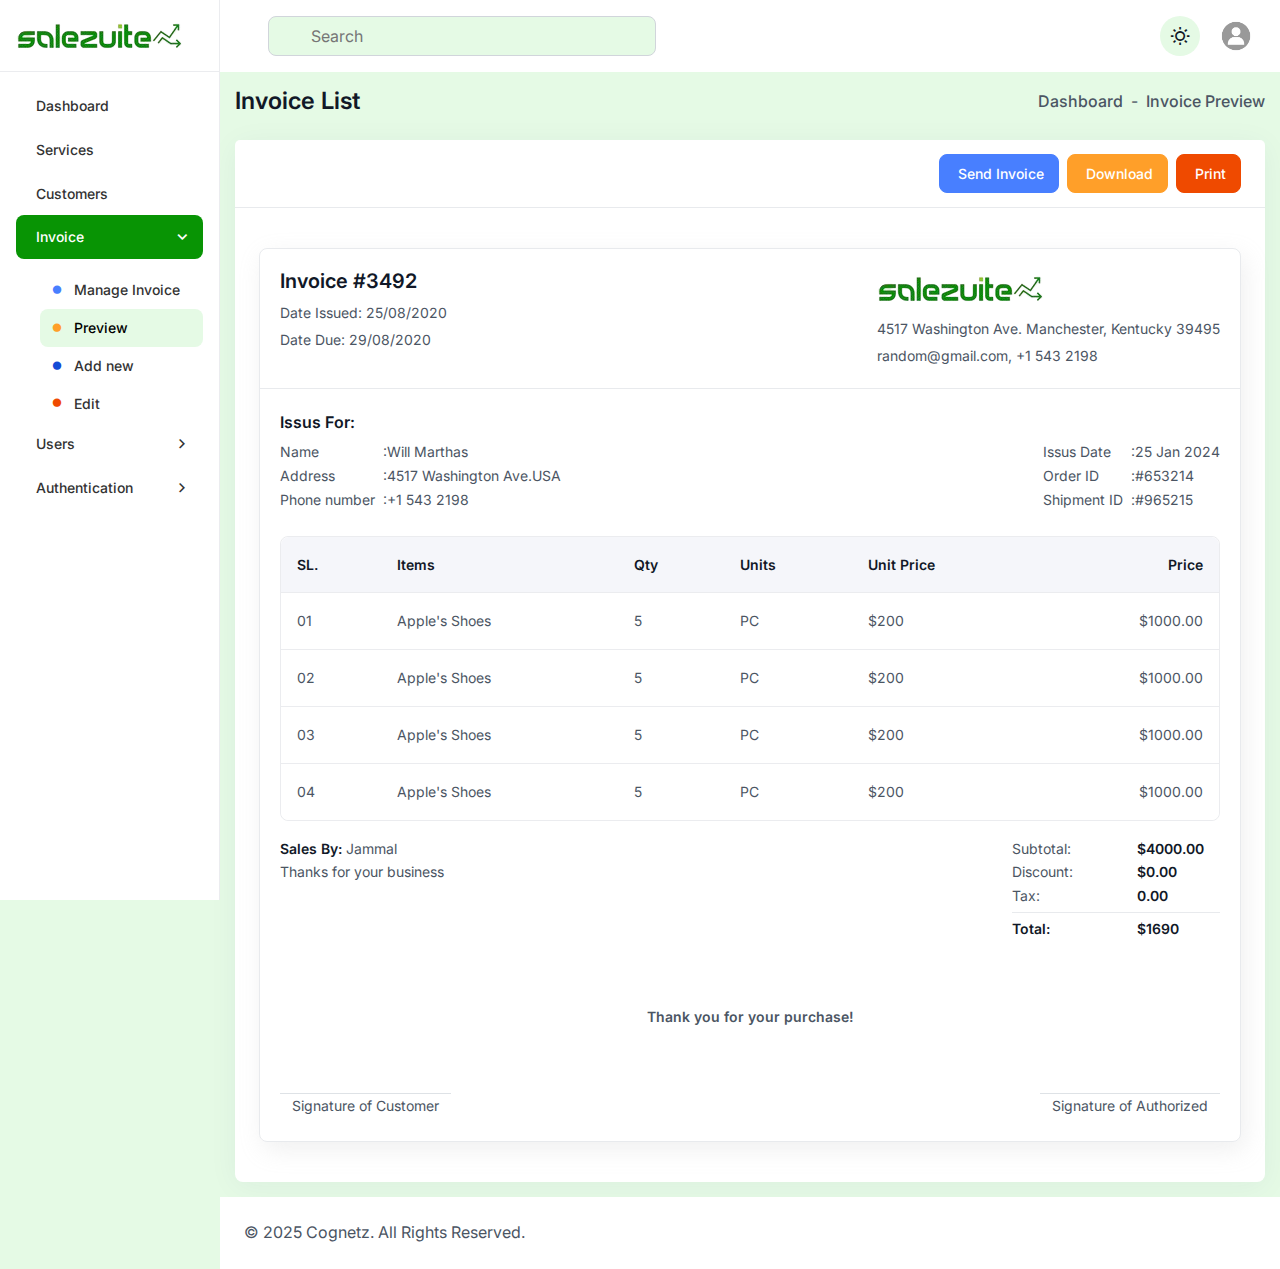
<file: invoice-preview.html>
<!-- meta tags and other links -->
<!DOCTYPE html>
<html lang="en" data-theme="light">

<head>
  <meta charset="UTF-8">
  <meta name="viewport" content="width=device-width, initial-scale=1.0">
  <title>Invoice</title>
  <link rel="icon" type="image/png" href="assets/images/favicon.png" sizes="16x16">
  <!-- remix icon font css  -->
  <link rel="stylesheet" href="assets/css/remixicon.css">
  <!-- BootStrap css -->
  <link rel="stylesheet" href="assets/css/lib/bootstrap.min.css">
  <!-- Apex Chart css -->
  <link rel="stylesheet" href="assets/css/lib/apexcharts.css">
  <!-- Data Table css -->
  <link rel="stylesheet" href="assets/css/lib/dataTables.min.css">
  <!-- Text Editor css -->
  <link rel="stylesheet" href="assets/css/lib/editor-katex.min.css">
  <link rel="stylesheet" href="assets/css/lib/editor.atom-one-dark.min.css">
  <link rel="stylesheet" href="assets/css/lib/editor.quill.snow.css">
  <!-- Date picker css -->
  <link rel="stylesheet" href="assets/css/lib/flatpickr.min.css">
  <!-- Calendar css -->
  <link rel="stylesheet" href="assets/css/lib/full-calendar.css">
  <!-- Vector Map css -->
  <link rel="stylesheet" href="assets/css/lib/jquery-jvectormap-2.0.5.css">
  <!-- Popup css -->
  <link rel="stylesheet" href="assets/css/lib/magnific-popup.css">
  <!-- Slick Slider css -->
  <link rel="stylesheet" href="assets/css/lib/slick.css">
  <!-- prism css -->
  <link rel="stylesheet" href="assets/css/lib/prism.css">
  <!-- file upload css -->
  <link rel="stylesheet" href="assets/css/lib/file-upload.css">

  <link rel="stylesheet" href="assets/css/lib/audioplayer.css">
  <!-- main css -->
  <link rel="stylesheet" href="assets/css/style.css">

<style>

/* Default (light mode) */
.sidebar-menu li > a {
  transition: all 0.2s ease;
  color: #333; /* dark gray text */
}

.sidebar-menu li > a:hover {
  color: #089404; /* green on hover */
}

.sidebar-menu li > a.active-page {
  background-color: #089404;
  color: #fff;
}

.sidebar-menu li > a.active-page:hover {
  color: #fff;
}

/* Dark mode adjustments */
[data-theme="dark"] .sidebar-menu li > a {
  color: #ccc; /* light gray for better contrast */
}

[data-theme="dark"] .sidebar-menu li > a:hover {
  color: #9fff9f; /* soft green on hover in dark mode */
}

[data-theme="dark"] .sidebar-menu li > a.active-page {
  background-color: #089404;
  color: #fff;
}

[data-theme="dark"] .sidebar-menu li > a.active-page:hover {
  color: #fff;
}


  /* When in light mode, apply soft green background */
  html[data-theme="light"] body {
    background-color: #e5fae5;
  }
html[data-theme="light"] .navbar-search input {
  background-color: #e5fae5;
}
html[data-theme="light"] [data-theme-toggle] {
  background-color: #e5fae5 !important;
}

  /* When in dark mode, use dark background */
  html[data-theme="dark"] body {
    background-color: #121212;
  }
  .sidebar-menu .sidebar-submenu li.active-page > a {
  color: #000; /* black */
}

</style>

</head>

 <body>
  <aside class="sidebar">
    <button type="button" class="sidebar-close-btn">
      <iconify-icon icon="radix-icons:cross-2"></iconify-icon>
    </button>
    <div>
      <a href="index-2.html" class="sidebar-logo">
        <img src="assets/images/logo1.png" alt="site logo" class="light-logo">
        <img src="assets/images/logo1.png" alt="site logo" class="dark-logo">
        <img src="assets/images/logo1.png" alt="site logo" class="logo-icon">
      </a>
    </div>
    <div class="sidebar-menu-area">
      <ul class="sidebar-menu" id="sidebar-menu">
        <li>
          <!-- <a href="javascript:void(0)"> -->
          <a href="index-2.html">
            <iconify-icon icon="solar:home-smile-angle-outline" class="menu-icon"></iconify-icon>
            <span>Dashboard</span>
          </a>
          <!-- <ul class="sidebar-submenu">
         
          <li>
            <a href="index-2.html"><i class="ri-circle-fill circle-icon text-warning-main w-auto"></i> CRM</a>
          </li>
          <li>
          <a href="Service.html">
            <iconify-icon icon="solar:calendar-outline" class="menu-icon"></iconify-icon>
            <span>Services</span>
          </a>
        </li>
         <li>
          <a href="Customers.html">
            <iconify-icon icon="solar:calendar-outline" class="menu-icon"></iconify-icon>
            <span>Customerss</span>
          </a>
        </li>
         
        </ul> -->
        </li>
        <li>
          <a href="Service.html">
            <iconify-icon icon="mdi:application-cog-outline" class="menu-icon"></iconify-icon>
            <span>Services</span>
          </a>
        </li>
        <li>
          <a href="Customers.html">
            <iconify-icon icon="mdi:account-group-outline" class="menu-icon"></iconify-icon>
            <span>Customers</span>
          </a>
        </li>
        <!-- <li class="sidebar-menu-group-title">Application</li> -->

        <!-- <li>
          <a href="calendar-main.html">
            <iconify-icon icon="solar:calendar-outline" class="menu-icon"></iconify-icon>
            <span>Calendar</span>
          </a>
        </li> -->

        <li class="dropdown">
          <a href="javascript:void(0)">
            <iconify-icon icon="hugeicons:invoice-03" class="menu-icon"></iconify-icon>
            <span>Invoice</span>
          </a>
          <ul class="sidebar-submenu">
            <li>
              <a href="invoice-list.html"><i class="ri-circle-fill circle-icon text-primary-600 w-auto"></i>Manage
                Invoice</a>
            </li>
            <li>
              <a href="invoice-preview.html"><i class="ri-circle-fill circle-icon text-warning-main w-auto"></i>
                Preview</a>
            </li>
            <li>
              <a href="invoice-add.html"><i class="ri-circle-fill circle-icon text-info-main w-auto"></i> Add new</a>
            </li>
            <li>
              <a href="invoice-edit.html"><i class="ri-circle-fill circle-icon text-danger-main w-auto"></i> Edit</a>
            </li>
          </ul>
        </li>

        <!-- <li class="sidebar-menu-group-title">UI Elements</li> -->


        <li class="dropdown">
          <a href="javascript:void(0)">
            <iconify-icon icon="flowbite:users-group-outline" class="menu-icon"></iconify-icon>
            <span>Users</span>
          </a>
          <ul class="sidebar-submenu">


            <li>
              <a href="profile.html"><i class="ri-circle-fill circle-icon text-danger-main w-auto"></i>
                Profile</a>
            </li>

          </ul>
        </li>


        <!-- 
        <li class="sidebar-menu-group-title">Application</li> -->

        <li class="dropdown">
          <a href="javascript:void(0)">
            <iconify-icon icon="simple-line-icons:vector" class="menu-icon"></iconify-icon>
            <span>Authentication</span>
          </a>
          <ul class="sidebar-submenu">
            <li>
              <a href="sign-in.html"><i class="ri-circle-fill circle-icon text-primary-600 w-auto"></i> Sign In</a>
            </li>
            <li>
              <a href="sign-up.html"><i class="ri-circle-fill circle-icon text-warning-main w-auto"></i> Sign Up</a>
            </li>
            <li>
              <a href="forgot-password.html"><i class="ri-circle-fill circle-icon text-info-main w-auto"></i> Forgot
                Password</a>
            </li>
          </ul>
        </li>
        <!-- <li>
          <a href="access-denied.html">
            <i class="ri-folder-lock-line text-xl me-14 d-flex w-auto"></i>
            <span>Access Denied</span>
          </a>
        </li> -->

      </ul>
    </div>
  </aside>

  <main class="dashboard-main">
    <div class="navbar-header">
      <div class="row align-items-center justify-content-between">
        <div class="col-auto">
          <div class="d-flex flex-wrap align-items-center gap-4">
            <button type="button" class="sidebar-toggle">
              <iconify-icon icon="heroicons:bars-3-solid" class="icon text-2xl non-active"></iconify-icon>
              <iconify-icon icon="iconoir:arrow-right" class="icon text-2xl active"></iconify-icon>
            </button>
            <button type="button" class="sidebar-mobile-toggle">
              <iconify-icon icon="heroicons:bars-3-solid" class="icon"></iconify-icon>
            </button>
            <form class="navbar-search">
              <input type="text" name="search" placeholder="Search">
              <iconify-icon icon="ion:search-outline" class="icon"></iconify-icon>
            </form>
          </div>
        </div>
        <div class="col-auto">
          <div class="d-flex flex-wrap align-items-center gap-3">
            <button type="button" data-theme-toggle
              class="w-40-px h-40-px bg-neutral-200 rounded-circle d-flex justify-content-center align-items-center"></button>
            <!-- <div class="dropdown d-none d-sm-inline-block">
              <button
                class="has-indicator w-40-px h-40-px bg-neutral-200 rounded-circle d-flex justify-content-center align-items-center"
                type="button" data-bs-toggle="dropdown">
                <img src="assets/images/lang-flag.png" alt="image" class="w-24 h-24 object-fit-cover rounded-circle">
              </button>
              <div class="dropdown-menu to-top dropdown-menu-sm">
                <div
                  class="py-12 px-16 radius-8 bg-primary-50 mb-16 d-flex align-items-center justify-content-between gap-2">
                  <div>
                    <h6 class="text-lg text-primary-light fw-semibold mb-0">Choose Your Language</h6>
                  </div>
                </div>

                <div class="max-h-400-px overflow-y-auto scroll-sm pe-8">
                  <div class="form-check style-check d-flex align-items-center justify-content-between mb-16">
                    <label class="form-check-label line-height-1 fw-medium text-secondary-light" for="english">
                      <span class="text-black hover-bg-transparent hover-text-primary d-flex align-items-center gap-3">
                        <img src="assets/images/flags/flag1.png" alt=""
                          class="w-36-px h-36-px bg-success-subtle text-success-main rounded-circle flex-shrink-0">
                        <span class="text-md fw-semibold mb-0">English</span>
                      </span>
                    </label>
                    <input class="form-check-input" type="radio" name="crypto" id="english">
                  </div>

                  <div class="form-check style-check d-flex align-items-center justify-content-between mb-16">
                    <label class="form-check-label line-height-1 fw-medium text-secondary-light" for="japan">
                      <span class="text-black hover-bg-transparent hover-text-primary d-flex align-items-center gap-3">
                        <img src="assets/images/flags/flag2.png" alt=""
                          class="w-36-px h-36-px bg-success-subtle text-success-main rounded-circle flex-shrink-0">
                        <span class="text-md fw-semibold mb-0">Japan</span>
                      </span>
                    </label>
                    <input class="form-check-input" type="radio" name="crypto" id="japan">
                  </div>

                  <div class="form-check style-check d-flex align-items-center justify-content-between mb-16">
                    <label class="form-check-label line-height-1 fw-medium text-secondary-light" for="france">
                      <span class="text-black hover-bg-transparent hover-text-primary d-flex align-items-center gap-3">
                        <img src="assets/images/flags/flag3.png" alt=""
                          class="w-36-px h-36-px bg-success-subtle text-success-main rounded-circle flex-shrink-0">
                        <span class="text-md fw-semibold mb-0">France</span>
                      </span>
                    </label>
                    <input class="form-check-input" type="radio" name="crypto" id="france">
                  </div>

                  <div class="form-check style-check d-flex align-items-center justify-content-between mb-16">
                    <label class="form-check-label line-height-1 fw-medium text-secondary-light" for="germany">
                      <span class="text-black hover-bg-transparent hover-text-primary d-flex align-items-center gap-3">
                        <img src="assets/images/flags/flag4.png" alt=""
                          class="w-36-px h-36-px bg-success-subtle text-success-main rounded-circle flex-shrink-0">
                        <span class="text-md fw-semibold mb-0">Germany</span>
                      </span>
                    </label>
                    <input class="form-check-input" type="radio" name="crypto" id="germany">
                  </div>

                  <div class="form-check style-check d-flex align-items-center justify-content-between mb-16">
                    <label class="form-check-label line-height-1 fw-medium text-secondary-light" for="korea">
                      <span class="text-black hover-bg-transparent hover-text-primary d-flex align-items-center gap-3">
                        <img src="assets/images/flags/flag5.png" alt=""
                          class="w-36-px h-36-px bg-success-subtle text-success-main rounded-circle flex-shrink-0">
                        <span class="text-md fw-semibold mb-0">South Korea</span>
                      </span>
                    </label>
                    <input class="form-check-input" type="radio" name="crypto" id="korea">
                  </div>

                  <div class="form-check style-check d-flex align-items-center justify-content-between mb-16">
                    <label class="form-check-label line-height-1 fw-medium text-secondary-light" for="bangladesh">
                      <span class="text-black hover-bg-transparent hover-text-primary d-flex align-items-center gap-3">
                        <img src="assets/images/flags/flag6.png" alt=""
                          class="w-36-px h-36-px bg-success-subtle text-success-main rounded-circle flex-shrink-0">
                        <span class="text-md fw-semibold mb-0">Bangladesh</span>
                      </span>
                    </label>
                    <input class="form-check-input" type="radio" name="crypto" id="bangladesh">
                  </div>

                  <div class="form-check style-check d-flex align-items-center justify-content-between mb-16">
                    <label class="form-check-label line-height-1 fw-medium text-secondary-light" for="india">
                      <span class="text-black hover-bg-transparent hover-text-primary d-flex align-items-center gap-3">
                        <img src="assets/images/flags/flag7.png" alt=""
                          class="w-36-px h-36-px bg-success-subtle text-success-main rounded-circle flex-shrink-0">
                        <span class="text-md fw-semibold mb-0">India</span>
                      </span>
                    </label>
                    <input class="form-check-input" type="radio" name="crypto" id="india">
                  </div>
                  <div class="form-check style-check d-flex align-items-center justify-content-between">
                    <label class="form-check-label line-height-1 fw-medium text-secondary-light" for="canada">
                      <span class="text-black hover-bg-transparent hover-text-primary d-flex align-items-center gap-3">
                        <img src="assets/images/flags/flag8.png" alt=""
                          class="w-36-px h-36-px bg-success-subtle text-success-main rounded-circle flex-shrink-0">
                        <span class="text-md fw-semibold mb-0">Canada</span>
                      </span>
                    </label>
                    <input class="form-check-input" type="radio" name="crypto" id="canada">
                  </div>
                </div>
              </div>
            </div>Language dropdown end -->

            <!-- <div class="dropdown">
              <button
                class="has-indicator w-40-px h-40-px bg-neutral-200 rounded-circle d-flex justify-content-center align-items-center"
                type="button" data-bs-toggle="dropdown">
                <iconify-icon icon="mage:email" class="text-primary-light text-xl"></iconify-icon>
              </button>
              <div class="dropdown-menu to-top dropdown-menu-lg p-0">
                <div
                  class="m-16 py-12 px-16 radius-8 bg-primary-50 mb-16 d-flex align-items-center justify-content-between gap-2">
                  <div>
                    <h6 class="text-lg text-primary-light fw-semibold mb-0">Message</h6>
                  </div>
                  <span
                    class="text-primary-600 fw-semibold text-lg w-40-px h-40-px rounded-circle bg-base d-flex justify-content-center align-items-center">05</span>
                </div>

                <div class="max-h-400-px overflow-y-auto scroll-sm pe-4">

                  <a href="javascript:void(0)"
                    class="px-24 py-12 d-flex align-items-start gap-3 mb-2 justify-content-between">
                    <div class="text-black hover-bg-transparent hover-text-primary d-flex align-items-center gap-3">
                      <span class="w-40-px h-40-px rounded-circle flex-shrink-0 position-relative">
                        <img src="assets/images/notification/profile-3.png" alt="">
                        <span
                          class="w-8-px h-8-px bg-success-main rounded-circle position-absolute end-0 bottom-0"></span>
                      </span>
                      <div>
                        <h6 class="text-md fw-semibold mb-4">Kathryn Murphy</h6>
                        <p class="mb-0 text-sm text-secondary-light text-w-100-px">hey! there i’m...</p>
                      </div>
                    </div>
                    <div class="d-flex flex-column align-items-end">
                      <span class="text-sm text-secondary-light flex-shrink-0">12:30 PM</span>
                      <span
                        class="mt-4 text-xs text-base w-16-px h-16-px d-flex justify-content-center align-items-center bg-warning-main rounded-circle">8</span>
                    </div>
                  </a>

                  <a href="javascript:void(0)"
                    class="px-24 py-12 d-flex align-items-start gap-3 mb-2 justify-content-between">
                    <div class="text-black hover-bg-transparent hover-text-primary d-flex align-items-center gap-3">
                      <span class="w-40-px h-40-px rounded-circle flex-shrink-0 position-relative">
                        <img src="assets/images/notification/profile-4.png" alt="">
                        <span
                          class="w-8-px h-8-px  bg-neutral-300 rounded-circle position-absolute end-0 bottom-0"></span>
                      </span>
                      <div>
                        <h6 class="text-md fw-semibold mb-4">Kathryn Murphy</h6>
                        <p class="mb-0 text-sm text-secondary-light text-w-100-px">hey! there i’m...</p>
                      </div>
                    </div>
                    <div class="d-flex flex-column align-items-end">
                      <span class="text-sm text-secondary-light flex-shrink-0">12:30 PM</span>
                      <span
                        class="mt-4 text-xs text-base w-16-px h-16-px d-flex justify-content-center align-items-center bg-warning-main rounded-circle">2</span>
                    </div>
                  </a>

                  <a href="javascript:void(0)"
                    class="px-24 py-12 d-flex align-items-start gap-3 mb-2 justify-content-between bg-neutral-50">
                    <div class="text-black hover-bg-transparent hover-text-primary d-flex align-items-center gap-3">
                      <span class="w-40-px h-40-px rounded-circle flex-shrink-0 position-relative">
                        <img src="assets/images/notification/profile-5.png" alt="">
                        <span
                          class="w-8-px h-8-px bg-success-main rounded-circle position-absolute end-0 bottom-0"></span>
                      </span>
                      <div>
                        <h6 class="text-md fw-semibold mb-4">Kathryn Murphy</h6>
                        <p class="mb-0 text-sm text-secondary-light text-w-100-px">hey! there i’m...</p>
                      </div>
                    </div>
                    <div class="d-flex flex-column align-items-end">
                      <span class="text-sm text-secondary-light flex-shrink-0">12:30 PM</span>
                      <span
                        class="mt-4 text-xs text-base w-16-px h-16-px d-flex justify-content-center align-items-center bg-neutral-400 rounded-circle">0</span>
                    </div>
                  </a>

                  <a href="javascript:void(0)"
                    class="px-24 py-12 d-flex align-items-start gap-3 mb-2 justify-content-between bg-neutral-50">
                    <div class="text-black hover-bg-transparent hover-text-primary d-flex align-items-center gap-3">
                      <span class="w-40-px h-40-px rounded-circle flex-shrink-0 position-relative">
                        <img src="assets/images/notification/profile-6.png" alt="">
                        <span
                          class="w-8-px h-8-px bg-neutral-300 rounded-circle position-absolute end-0 bottom-0"></span>
                      </span>
                      <div>
                        <h6 class="text-md fw-semibold mb-4">Kathryn Murphy</h6>
                        <p class="mb-0 text-sm text-secondary-light text-w-100-px">hey! there i’m...</p>
                      </div>
                    </div>
                    <div class="d-flex flex-column align-items-end">
                      <span class="text-sm text-secondary-light flex-shrink-0">12:30 PM</span>
                      <span
                        class="mt-4 text-xs text-base w-16-px h-16-px d-flex justify-content-center align-items-center bg-neutral-400 rounded-circle">0</span>
                    </div>
                  </a>

                  <a href="javascript:void(0)"
                    class="px-24 py-12 d-flex align-items-start gap-3 mb-2 justify-content-between">
                    <div class="text-black hover-bg-transparent hover-text-primary d-flex align-items-center gap-3">
                      <span class="w-40-px h-40-px rounded-circle flex-shrink-0 position-relative">
                        <img src="assets/images/notification/profile-7.png" alt="">
                        <span
                          class="w-8-px h-8-px bg-success-main rounded-circle position-absolute end-0 bottom-0"></span>
                      </span>
                      <div>
                        <h6 class="text-md fw-semibold mb-4">Kathryn Murphy</h6>
                        <p class="mb-0 text-sm text-secondary-light text-w-100-px">hey! there i’m...</p>
                      </div>
                    </div>
                    <div class="d-flex flex-column align-items-end">
                      <span class="text-sm text-secondary-light flex-shrink-0">12:30 PM</span>
                      <span
                        class="mt-4 text-xs text-base w-16-px h-16-px d-flex justify-content-center align-items-center bg-warning-main rounded-circle">8</span>
                    </div>
                  </a>

                </div>
                <div class="text-center py-12 px-16">
                  <a href="javascript:void(0)" class="text-primary-600 fw-semibold text-md">See All Message</a>
                </div>
              </div>
            </div>
            Message dropdown end -->

            <!-- <div class="dropdown">
              <button
                class="has-indicator w-40-px h-40-px bg-neutral-200 rounded-circle d-flex justify-content-center align-items-center"
                type="button" data-bs-toggle="dropdown">
                <iconify-icon icon="iconoir:bell" class="text-primary-light text-xl"></iconify-icon>
              </button>
              <div class="dropdown-menu to-top dropdown-menu-lg p-0">
                <div
                  class="m-16 py-12 px-16 radius-8 bg-primary-50 mb-16 d-flex align-items-center justify-content-between gap-2">
                  <div>
                    <h6 class="text-lg text-primary-light fw-semibold mb-0">Notifications</h6>
                  </div>
                  <span
                    class="text-primary-600 fw-semibold text-lg w-40-px h-40-px rounded-circle bg-base d-flex justify-content-center align-items-center">05</span>
                </div>

                <div class="max-h-400-px overflow-y-auto scroll-sm pe-4">
                  <a href="javascript:void(0)"
                    class="px-24 py-12 d-flex align-items-start gap-3 mb-2 justify-content-between">
                    <div class="text-black hover-bg-transparent hover-text-primary d-flex align-items-center gap-3">
                      <span
                        class="w-44-px h-44-px bg-success-subtle text-success-main rounded-circle d-flex justify-content-center align-items-center flex-shrink-0">
                        <iconify-icon icon="bitcoin-icons:verify-outline" class="icon text-xxl"></iconify-icon>
                      </span>
                      <div>
                        <h6 class="text-md fw-semibold mb-4">Congratulations</h6>
                        <p class="mb-0 text-sm text-secondary-light text-w-200-px">Your profile has been Verified. Your
                          profile has been Verified</p>
                      </div>
                    </div>
                    <span class="text-sm text-secondary-light flex-shrink-0">23 Mins ago</span>
                  </a>

                  <a href="javascript:void(0)"
                    class="px-24 py-12 d-flex align-items-start gap-3 mb-2 justify-content-between bg-neutral-50">
                    <div class="text-black hover-bg-transparent hover-text-primary d-flex align-items-center gap-3">
                      <span
                        class="w-44-px h-44-px bg-success-subtle text-success-main rounded-circle d-flex justify-content-center align-items-center flex-shrink-0">
                        <img src="assets/images/notification/profile-1.png" alt="">
                      </span>
                      <div>
                        <h6 class="text-md fw-semibold mb-4">Ronald Richards</h6>
                        <p class="mb-0 text-sm text-secondary-light text-w-200-px">You can stitch between artboards</p>
                      </div>
                    </div>
                    <span class="text-sm text-secondary-light flex-shrink-0">23 Mins ago</span>
                  </a>

                  <a href="javascript:void(0)"
                    class="px-24 py-12 d-flex align-items-start gap-3 mb-2 justify-content-between">
                    <div class="text-black hover-bg-transparent hover-text-primary d-flex align-items-center gap-3">
                      <span
                        class="w-44-px h-44-px bg-info-subtle text-info-main rounded-circle d-flex justify-content-center align-items-center flex-shrink-0">
                        AM
                      </span>
                      <div>
                        <h6 class="text-md fw-semibold mb-4">Arlene McCoy</h6>
                        <p class="mb-0 text-sm text-secondary-light text-w-200-px">Invite you to prototyping</p>
                      </div>
                    </div>
                    <span class="text-sm text-secondary-light flex-shrink-0">23 Mins ago</span>
                  </a>

                  <a href="javascript:void(0)"
                    class="px-24 py-12 d-flex align-items-start gap-3 mb-2 justify-content-between bg-neutral-50">
                    <div class="text-black hover-bg-transparent hover-text-primary d-flex align-items-center gap-3">
                      <span
                        class="w-44-px h-44-px bg-success-subtle text-success-main rounded-circle d-flex justify-content-center align-items-center flex-shrink-0">
                        <img src="assets/images/notification/profile-2.png" alt="">
                      </span>
                      <div>
                        <h6 class="text-md fw-semibold mb-4">Annette Black</h6>
                        <p class="mb-0 text-sm text-secondary-light text-w-200-px">Invite you to prototyping</p>
                      </div>
                    </div>
                    <span class="text-sm text-secondary-light flex-shrink-0">23 Mins ago</span>
                  </a>

                  <a href="javascript:void(0)"
                    class="px-24 py-12 d-flex align-items-start gap-3 mb-2 justify-content-between">
                    <div class="text-black hover-bg-transparent hover-text-primary d-flex align-items-center gap-3">
                      <span
                        class="w-44-px h-44-px bg-info-subtle text-info-main rounded-circle d-flex justify-content-center align-items-center flex-shrink-0">
                        DR
                      </span>
                      <div>
                        <h6 class="text-md fw-semibold mb-4">Darlene Robertson</h6>
                        <p class="mb-0 text-sm text-secondary-light text-w-200-px">Invite you to prototyping</p>
                      </div>
                    </div>
                    <span class="text-sm text-secondary-light flex-shrink-0">23 Mins ago</span>
                  </a>
                </div>

                <div class="text-center py-12 px-16">
                  <a href="javascript:void(0)" class="text-primary-600 fw-semibold text-md">See All Notification</a>
                </div>

              </div>
            </div>
            Notification dropdown end -->

            <div class="dropdown">
              <button class="d-flex justify-content-center align-items-center rounded-circle" type="button"
                data-bs-toggle="dropdown">
                <img src="assets/images/user.png" alt="image" class="w-40-px h-40-px object-fit-cover rounded-circle">
              </button>
              <div class="dropdown-menu to-top dropdown-menu-sm">
                <div
                  class="py-12 px-16 radius-8 bg-primary-50 mb-16 d-flex align-items-center justify-content-between gap-2">
                  <div>
                    <h6 class="text-lg text-primary-light fw-semibold mb-2">Shaidul Islam</h6>
                    <span class="text-secondary-light fw-medium text-sm">Admin</span>
                  </div>
                  <button type="button" class="hover-text-danger">
                    <iconify-icon icon="radix-icons:cross-1" class="icon text-xl"></iconify-icon>
                  </button>
                </div>
                <ul class="to-top-list">
                  <li>
                    <a class="dropdown-item text-black px-0 py-8 hover-bg-transparent hover-text-primary d-flex align-items-center gap-3"
                      href="profile.html">
                      <iconify-icon icon="solar:user-linear" class="icon text-xl"></iconify-icon> My Profile</a>
                  </li>

                  <li>
                    <a class="dropdown-item text-black px-0 py-8 hover-bg-transparent hover-text-danger d-flex align-items-center gap-3"
                      href="javascript:void(0)">
                      <iconify-icon icon="lucide:power" class="icon text-xl"></iconify-icon> Log Out</a>
                  </li>
                </ul>
              </div>
            </div><!-- Profile dropdown end -->
          </div>
        </div>
      </div>
    </div>
    <div class="dashboard-main-body">

      <div class="d-flex flex-wrap align-items-center justify-content-between gap-3 mb-24">
        <h6 class="fw-semibold mb-0">Invoice List</h6>
        <ul class="d-flex align-items-center gap-2">
          <li class="fw-medium">
            <a href="index-2.html" class="d-flex align-items-center gap-1 hover-text-primary">
              <iconify-icon icon="solar:home-smile-angle-outline" class="icon text-lg"></iconify-icon>
              Dashboard
            </a>
          </li>
          <li>-</li>
          <li class="fw-medium">Invoice Preview</li>
        </ul>
      </div>

      <div class="card">
        <div class="card-header">
          <div class="d-flex flex-wrap align-items-center justify-content-end gap-2">
            <a href="javascript:void(0)"
              class="btn btn-sm btn-primary-600 radius-8 d-inline-flex align-items-center gap-1">
              <iconify-icon icon="pepicons-pencil:paper-plane" class="text-xl"></iconify-icon>
              Send Invoice
            </a>
            <a href="javascript:void(0)" class="btn btn-sm btn-warning radius-8 d-inline-flex align-items-center gap-1">
              <iconify-icon icon="solar:download-linear" class="text-xl"></iconify-icon>
              Download
            </a>
            <!-- <a href="javascript:void(0)" class="btn btn-sm btn-success radius-8 d-inline-flex align-items-center gap-1">
            <iconify-icon icon="uil:edit" class="text-xl"></iconify-icon>
            Edit
          </a> -->
            <button type="button" class="btn btn-sm btn-danger radius-8 d-inline-flex align-items-center gap-1"
              onclick="printInvoice()">
              <iconify-icon icon="basil:printer-outline" class="text-xl"></iconify-icon>
              Print
            </button>
          </div>
        </div>
        <div class="card-body py-40">
          <div class="row justify-content-center" id="invoice">
            <div class="col-lg-12">
              <div class="shadow-4 border radius-8">
                <div class="p-20 d-flex flex-wrap justify-content-between gap-3 border-bottom">
                  <div>
                    <h3 class="text-xl">Invoice #3492</h3>
                    <p class="mb-1 text-sm">Date Issued: 25/08/2020</p>
                    <p class="mb-0 text-sm">Date Due: 29/08/2020</p>
                  </div>
                  <div>
                    <img src="assets/images/logo1.png" alt="image" class="mb-8">
                    <p class="mb-1 text-sm">4517 Washington Ave. Manchester, Kentucky 39495</p>
                    <p class="mb-0 text-sm">random@gmail.com, +1 543 2198</p>
                  </div>
                </div>
                <div class="py-28 px-20">
                  <div class="d-flex flex-wrap justify-content-between align-items-end gap-3">
                    <div>
                      <h6 class="text-md">Issus For:</h6>
                      <table class="text-sm text-secondary-light">
                        <tbody>
                          <tr>
                            <td>Name</td>
                            <td class="ps-8">:Will Marthas</td>
                          </tr>
                          <tr>
                            <td>Address</td>
                            <td class="ps-8">:4517 Washington Ave.USA</td>
                          </tr>
                          <tr>
                            <td>Phone number</td>
                            <td class="ps-8">:+1 543 2198</td>
                          </tr>
                        </tbody>
                      </table>
                    </div>
                    <div>
                      <table class="text-sm text-secondary-light">
                        <tbody>
                          <tr>
                            <td>Issus Date</td>
                            <td class="ps-8">:25 Jan 2024</td>
                          </tr>
                          <tr>
                            <td>Order ID</td>
                            <td class="ps-8">:#653214</td>
                          </tr>
                          <tr>
                            <td>Shipment ID</td>
                            <td class="ps-8">:#965215</td>
                          </tr>
                        </tbody>
                      </table>
                    </div>
                  </div>

                  <div class="mt-24">
                    <div class="table-responsive scroll-sm">
                      <table class="table bordered-table text-sm">
                        <thead>
                          <tr>
                            <th scope="col" class="text-sm">SL.</th>
                            <th scope="col" class="text-sm">Items</th>
                            <th scope="col" class="text-sm">Qty</th>
                            <th scope="col" class="text-sm">Units</th>
                            <th scope="col" class="text-sm">Unit Price</th>
                            <th scope="col" class="text-end text-sm">Price</th>
                          </tr>
                        </thead>
                        <tbody>
                          <tr>
                            <td>01</td>
                            <td>Apple's Shoes</td>
                            <td>5</td>
                            <td>PC</td>
                            <td>$200</td>
                            <td class="text-end">$1000.00</td>
                          </tr>
                          <tr>
                            <td>02</td>
                            <td>Apple's Shoes</td>
                            <td>5</td>
                            <td>PC</td>
                            <td>$200</td>
                            <td class="text-end">$1000.00</td>
                          </tr>
                          <tr>
                            <td>03</td>
                            <td>Apple's Shoes</td>
                            <td>5</td>
                            <td>PC</td>
                            <td>$200</td>
                            <td class="text-end">$1000.00</td>
                          </tr>
                          <tr>
                            <td>04</td>
                            <td>Apple's Shoes</td>
                            <td>5</td>
                            <td>PC</td>
                            <td>$200</td>
                            <td class="text-end">$1000.00</td>
                          </tr>
                        </tbody>
                      </table>
                    </div>
                    <div class="d-flex flex-wrap justify-content-between gap-3">
                      <div>
                        <p class="text-sm mb-0"><span class="text-primary-light fw-semibold">Sales By:</span> Jammal</p>
                        <p class="text-sm mb-0">Thanks for your business</p>
                      </div>
                      <div>
                        <table class="text-sm">
                          <tbody>
                            <tr>
                              <td class="pe-64">Subtotal:</td>
                              <td class="pe-16">
                                <span class="text-primary-light fw-semibold">$4000.00</span>
                              </td>
                            </tr>
                            <tr>
                              <td class="pe-64">Discount:</td>
                              <td class="pe-16">
                                <span class="text-primary-light fw-semibold">$0.00</span>
                              </td>
                            </tr>
                            <tr>
                              <td class="pe-64 border-bottom pb-4">Tax:</td>
                              <td class="pe-16 border-bottom pb-4">
                                <span class="text-primary-light fw-semibold">0.00</span>
                              </td>
                            </tr>
                            <tr>
                              <td class="pe-64 pt-4">
                                <span class="text-primary-light fw-semibold">Total:</span>
                              </td>
                              <td class="pe-16 pt-4">
                                <span class="text-primary-light fw-semibold">$1690</span>
                              </td>
                            </tr>
                          </tbody>
                        </table>
                      </div>
                    </div>
                  </div>

                  <div class="mt-64">
                    <p class="text-center text-secondary-light text-sm fw-semibold">Thank you for your purchase!</p>
                  </div>

                  <div class="d-flex flex-wrap justify-content-between align-items-end mt-64">
                    <div class="text-sm border-top d-inline-block px-12">Signature of Customer</div>
                    <div class="text-sm border-top d-inline-block px-12">Signature of Authorized</div>
                  </div>
                </div>
              </div>
            </div>
          </div>
        </div>
      </div>

    </div>

    <footer class="d-footer">
      <div class="row align-items-center justify-content-between">
        <div class="col-auto">
          <p class="mb-0">© 2025 Cognetz. All Rights Reserved.</p>
        </div>
        <!-- <div class="col-auto">
      <p class="mb-0">Made by <span class="text-primary-600">wowtheme7</span></p>
    </div> -->
      </div>
    </footer>
  </main>

  <!-- jQuery library js -->
  <script src="assets/js/lib/jquery-3.7.1.min.js"></script>
  <!-- Bootstrap js -->
  <script src="assets/js/lib/bootstrap.bundle.min.js"></script>
  <!-- Apex Chart js -->
  <script src="assets/js/lib/apexcharts.min.js"></script>
  <!-- Data Table js -->
  <script src="assets/js/lib/dataTables.min.js"></script>
  <!-- Iconify Font js -->
  <script src="assets/js/lib/iconify-icon.min.js"></script>
  <!-- jQuery UI js -->
  <script src="assets/js/lib/jquery-ui.min.js"></script>
  <!-- Vector Map js -->
  <script src="assets/js/lib/jquery-jvectormap-2.0.5.min.js"></script>
  <script src="assets/js/lib/jquery-jvectormap-world-mill-en.js"></script>
  <!-- Popup js -->
  <script src="assets/js/lib/magnifc-popup.min.js"></script>
  <!-- Slick Slider js -->
  <script src="assets/js/lib/slick.min.js"></script>
  <!-- prism js -->
  <script src="assets/js/lib/prism.js"></script>
  <!-- file upload js -->
  <script src="assets/js/lib/file-upload.js"></script>
  <!-- audioplayer -->
  <script src="assets/js/lib/audioplayer.js"></script>

  <!-- main js -->
  <script src="assets/js/app.js"></script>
  <script>
    function printInvoice() {
      var printContents = document.getElementById('invoice').innerHTML;
      var originalContents = document.body.innerHTML;

      document.body.innerHTML = printContents;

      window.print();

      document.body.innerHTML = originalContents;
    }
  </script>
</body>

</html>
</file>
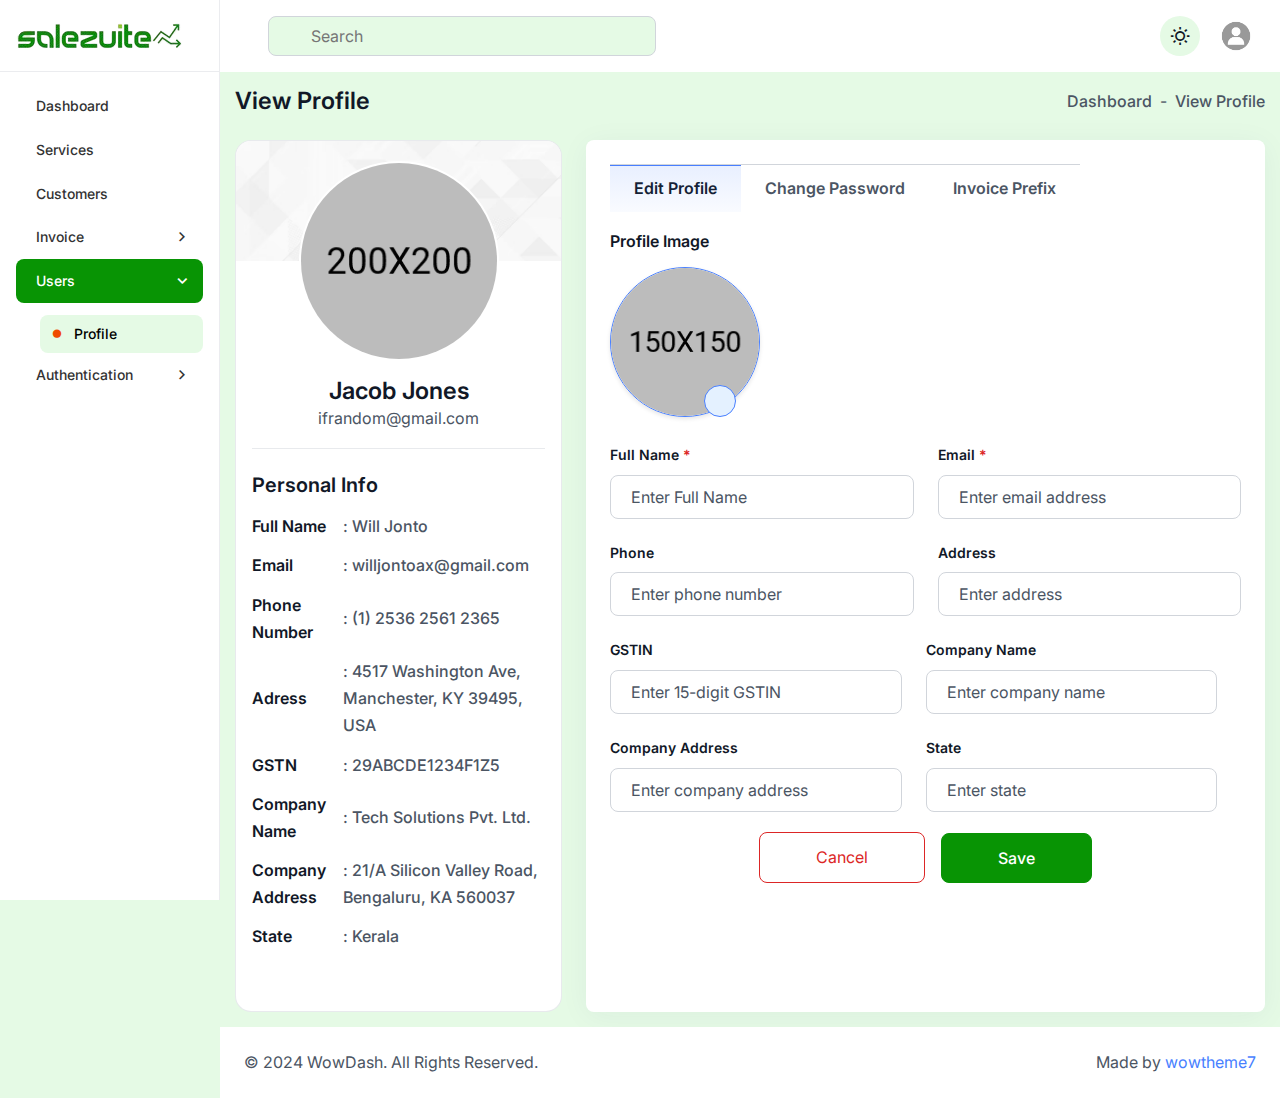
<file: profile.html>
<!-- meta tags and other links -->
<!DOCTYPE html>
<html lang="en" data-theme="light">

<head>
  <meta charset="UTF-8">
  <meta name="viewport" content="width=device-width, initial-scale=1.0">
  <title>Invoice</title>
  <link rel="icon" type="image/png" href="assets/images/favicon.png" sizes="16x16">
  <!-- remix icon font css  -->
  <link rel="stylesheet" href="assets/css/remixicon.css">
  <!-- BootStrap css -->
  <link rel="stylesheet" href="assets/css/lib/bootstrap.min.css">
  <!-- Apex Chart css -->
  <link rel="stylesheet" href="assets/css/lib/apexcharts.css">
  <!-- Data Table css -->
  <link rel="stylesheet" href="assets/css/lib/dataTables.min.css">
  <!-- Text Editor css -->
  <link rel="stylesheet" href="assets/css/lib/editor-katex.min.css">
  <link rel="stylesheet" href="assets/css/lib/editor.atom-one-dark.min.css">
  <link rel="stylesheet" href="assets/css/lib/editor.quill.snow.css">
  <!-- Date picker css -->
  <link rel="stylesheet" href="assets/css/lib/flatpickr.min.css">
  <!-- Calendar css -->
  <link rel="stylesheet" href="assets/css/lib/full-calendar.css">
  <!-- Vector Map css -->
  <link rel="stylesheet" href="assets/css/lib/jquery-jvectormap-2.0.5.css">
  <!-- Popup css -->
  <link rel="stylesheet" href="assets/css/lib/magnific-popup.css">
  <!-- Slick Slider css -->
  <link rel="stylesheet" href="assets/css/lib/slick.css">
  <!-- prism css -->
  <link rel="stylesheet" href="assets/css/lib/prism.css">
  <!-- file upload css -->
  <link rel="stylesheet" href="assets/css/lib/file-upload.css">

  <link rel="stylesheet" href="assets/css/lib/audioplayer.css">
  <!-- main css -->
  <link rel="stylesheet" href="assets/css/style.css">

<style>

/* Default (light mode) */
.sidebar-menu li > a {
  transition: all 0.2s ease;
  color: #333; /* dark gray text */
}

.sidebar-menu li > a:hover {
  color: #089404; /* green on hover */
}

.sidebar-menu li > a.active-page {
  background-color: #089404;
  color: #fff;
}

.sidebar-menu li > a.active-page:hover {
  color: #fff;
}

/* Dark mode adjustments */
[data-theme="dark"] .sidebar-menu li > a {
  color: #ccc; /* light gray for better contrast */
}

[data-theme="dark"] .sidebar-menu li > a:hover {
  color: #9fff9f; /* soft green on hover in dark mode */
}

[data-theme="dark"] .sidebar-menu li > a.active-page {
  background-color: #089404;
  color: #fff;
}

[data-theme="dark"] .sidebar-menu li > a.active-page:hover {
  color: #fff;
}


  /* When in light mode, apply soft green background */
  html[data-theme="light"] body {
    background-color: #e5fae5;
  }
html[data-theme="light"] .navbar-search input {
  background-color: #e5fae5;
}
html[data-theme="light"] [data-theme-toggle] {
  background-color: #e5fae5 !important;
}

  /* When in dark mode, use dark background */
  html[data-theme="dark"] body {
    background-color: #121212;
  }
  .sidebar-menu .sidebar-submenu li.active-page > a {
  color: #000; /* black */
}

</style>

</head>

 <body>
  <aside class="sidebar">
    <button type="button" class="sidebar-close-btn">
      <iconify-icon icon="radix-icons:cross-2"></iconify-icon>
    </button>
    <div>
      <a href="index.html" class="sidebar-logo">
       <img src="assets/images/logo1.png" alt="site logo" class="light-logo">
        <img src="assets/images/logo1.png" alt="site logo" class="dark-logo">
        <img src="assets/images/logo1.png" alt="site logo" class="logo-icon">
      </a>
    </div>
    <div class="sidebar-menu-area">
      <ul class="sidebar-menu" id="sidebar-menu">
        <li>
          <!-- <a href="javascript:void(0)"> -->
          <a href="index.html">
            <iconify-icon icon="solar:home-smile-angle-outline" class="menu-icon"></iconify-icon>
            <span>Dashboard</span>
          </a>
          <!-- <ul class="sidebar-submenu">
         
          <li>
            <a href="index-2.html"><i class="ri-circle-fill circle-icon text-warning-main w-auto"></i> CRM</a>
          </li>
          <li>
          <a href="Service.html">
            <iconify-icon icon="solar:calendar-outline" class="menu-icon"></iconify-icon>
            <span>Services</span>
          </a>
        </li>
         <li>
          <a href="Customers.html">
            <iconify-icon icon="solar:calendar-outline" class="menu-icon"></iconify-icon>
            <span>Customerss</span>
          </a>
        </li>
         
        </ul> -->
        </li>
        <li>
          <a href="Service.html">
            <iconify-icon icon="mdi:application-cog-outline" class="menu-icon"></iconify-icon>
            <span>Services</span>
          </a>
        </li>
        <li>
          <a href="Customers.html">
            <iconify-icon icon="mdi:account-group-outline" class="menu-icon"></iconify-icon>
            <span>Customers</span>
          </a>
        </li>
        <!-- <li class="sidebar-menu-group-title">Application</li> -->

        <!-- <li>
          <a href="calendar-main.html">
            <iconify-icon icon="solar:calendar-outline" class="menu-icon"></iconify-icon>
            <span>Calendar</span>
          </a>
        </li> -->

        <li class="dropdown">
          <a href="javascript:void(0)">
            <iconify-icon icon="hugeicons:invoice-03" class="menu-icon"></iconify-icon>
            <span>Invoice</span>
          </a>
          <ul class="sidebar-submenu">
            <li>
              <a href="invoice-list.html"><i class="ri-circle-fill circle-icon text-primary-600 w-auto"></i>Manage
                Invoice</a>
            </li>
            <li>
              <a href="invoice-preview.html"><i class="ri-circle-fill circle-icon text-warning-main w-auto"></i>
                Preview</a>
            </li>
            <li>
              <a href="invoice-add.html"><i class="ri-circle-fill circle-icon text-info-main w-auto"></i> Add new</a>
            </li>
            <li>
              <a href="invoice-edit.html"><i class="ri-circle-fill circle-icon text-danger-main w-auto"></i> Edit</a>
            </li>
          </ul>
        </li>

        <!-- <li class="sidebar-menu-group-title">UI Elements</li> -->


        <li class="dropdown">
          <a href="javascript:void(0)">
            <iconify-icon icon="flowbite:users-group-outline" class="menu-icon"></iconify-icon>
            <span>Users</span>
          </a>
          <ul class="sidebar-submenu">


            <li>
              <a href="profile.html"><i class="ri-circle-fill circle-icon text-danger-main w-auto"></i>
                Profile</a>
            </li>

          </ul>
        </li>


        <!-- 
        <li class="sidebar-menu-group-title">Application</li> -->

        <li class="dropdown">
          <a href="javascript:void(0)">
            <iconify-icon icon="simple-line-icons:vector" class="menu-icon"></iconify-icon>
            <span>Authentication</span>
          </a>
          <ul class="sidebar-submenu">
            <li>
              <a href="sign-in.html"><i class="ri-circle-fill circle-icon text-primary-600 w-auto"></i> Sign In</a>
            </li>
            <li>
              <a href="sign-up.html"><i class="ri-circle-fill circle-icon text-warning-main w-auto"></i> Sign Up</a>
            </li>
            <li>
              <a href="forgot-password.html"><i class="ri-circle-fill circle-icon text-info-main w-auto"></i> Forgot
                Password</a>
            </li>
          </ul>
        </li>
        <!-- <li>
          <a href="access-denied.html">
            <i class="ri-folder-lock-line text-xl me-14 d-flex w-auto"></i>
            <span>Access Denied</span>
          </a>
        </li> -->

      </ul>
    </div>
  </aside>

  <main class="dashboard-main">
    <div class="navbar-header">
      <div class="row align-items-center justify-content-between">
        <div class="col-auto">
          <div class="d-flex flex-wrap align-items-center gap-4">
            <button type="button" class="sidebar-toggle">
              <iconify-icon icon="heroicons:bars-3-solid" class="icon text-2xl non-active"></iconify-icon>
              <iconify-icon icon="iconoir:arrow-right" class="icon text-2xl active"></iconify-icon>
            </button>
            <button type="button" class="sidebar-mobile-toggle">
              <iconify-icon icon="heroicons:bars-3-solid" class="icon"></iconify-icon>
            </button>
            <form class="navbar-search">
              <input type="text" name="search" placeholder="Search">
              <iconify-icon icon="ion:search-outline" class="icon"></iconify-icon>
            </form>
          </div>
        </div>
        <div class="col-auto">
          <div class="d-flex flex-wrap align-items-center gap-3">
            <button type="button" data-theme-toggle
              class="w-40-px h-40-px bg-neutral-200 rounded-circle d-flex justify-content-center align-items-center"></button>
            <!-- <div class="dropdown d-none d-sm-inline-block">
              <button
                class="has-indicator w-40-px h-40-px bg-neutral-200 rounded-circle d-flex justify-content-center align-items-center"
                type="button" data-bs-toggle="dropdown">
                <img src="assets/images/lang-flag.png" alt="image" class="w-24 h-24 object-fit-cover rounded-circle">
              </button>
              <div class="dropdown-menu to-top dropdown-menu-sm">
                <div
                  class="py-12 px-16 radius-8 bg-primary-50 mb-16 d-flex align-items-center justify-content-between gap-2">
                  <div>
                    <h6 class="text-lg text-primary-light fw-semibold mb-0">Choose Your Language</h6>
                  </div>
                </div>

                <div class="max-h-400-px overflow-y-auto scroll-sm pe-8">
                  <div class="form-check style-check d-flex align-items-center justify-content-between mb-16">
                    <label class="form-check-label line-height-1 fw-medium text-secondary-light" for="english">
                      <span class="text-black hover-bg-transparent hover-text-primary d-flex align-items-center gap-3">
                        <img src="assets/images/flags/flag1.png" alt=""
                          class="w-36-px h-36-px bg-success-subtle text-success-main rounded-circle flex-shrink-0">
                        <span class="text-md fw-semibold mb-0">English</span>
                      </span>
                    </label>
                    <input class="form-check-input" type="radio" name="crypto" id="english">
                  </div>

                  <div class="form-check style-check d-flex align-items-center justify-content-between mb-16">
                    <label class="form-check-label line-height-1 fw-medium text-secondary-light" for="japan">
                      <span class="text-black hover-bg-transparent hover-text-primary d-flex align-items-center gap-3">
                        <img src="assets/images/flags/flag2.png" alt=""
                          class="w-36-px h-36-px bg-success-subtle text-success-main rounded-circle flex-shrink-0">
                        <span class="text-md fw-semibold mb-0">Japan</span>
                      </span>
                    </label>
                    <input class="form-check-input" type="radio" name="crypto" id="japan">
                  </div>

                  <div class="form-check style-check d-flex align-items-center justify-content-between mb-16">
                    <label class="form-check-label line-height-1 fw-medium text-secondary-light" for="france">
                      <span class="text-black hover-bg-transparent hover-text-primary d-flex align-items-center gap-3">
                        <img src="assets/images/flags/flag3.png" alt=""
                          class="w-36-px h-36-px bg-success-subtle text-success-main rounded-circle flex-shrink-0">
                        <span class="text-md fw-semibold mb-0">France</span>
                      </span>
                    </label>
                    <input class="form-check-input" type="radio" name="crypto" id="france">
                  </div>

                  <div class="form-check style-check d-flex align-items-center justify-content-between mb-16">
                    <label class="form-check-label line-height-1 fw-medium text-secondary-light" for="germany">
                      <span class="text-black hover-bg-transparent hover-text-primary d-flex align-items-center gap-3">
                        <img src="assets/images/flags/flag4.png" alt=""
                          class="w-36-px h-36-px bg-success-subtle text-success-main rounded-circle flex-shrink-0">
                        <span class="text-md fw-semibold mb-0">Germany</span>
                      </span>
                    </label>
                    <input class="form-check-input" type="radio" name="crypto" id="germany">
                  </div>

                  <div class="form-check style-check d-flex align-items-center justify-content-between mb-16">
                    <label class="form-check-label line-height-1 fw-medium text-secondary-light" for="korea">
                      <span class="text-black hover-bg-transparent hover-text-primary d-flex align-items-center gap-3">
                        <img src="assets/images/flags/flag5.png" alt=""
                          class="w-36-px h-36-px bg-success-subtle text-success-main rounded-circle flex-shrink-0">
                        <span class="text-md fw-semibold mb-0">South Korea</span>
                      </span>
                    </label>
                    <input class="form-check-input" type="radio" name="crypto" id="korea">
                  </div>

                  <div class="form-check style-check d-flex align-items-center justify-content-between mb-16">
                    <label class="form-check-label line-height-1 fw-medium text-secondary-light" for="bangladesh">
                      <span class="text-black hover-bg-transparent hover-text-primary d-flex align-items-center gap-3">
                        <img src="assets/images/flags/flag6.png" alt=""
                          class="w-36-px h-36-px bg-success-subtle text-success-main rounded-circle flex-shrink-0">
                        <span class="text-md fw-semibold mb-0">Bangladesh</span>
                      </span>
                    </label>
                    <input class="form-check-input" type="radio" name="crypto" id="bangladesh">
                  </div>

                  <div class="form-check style-check d-flex align-items-center justify-content-between mb-16">
                    <label class="form-check-label line-height-1 fw-medium text-secondary-light" for="india">
                      <span class="text-black hover-bg-transparent hover-text-primary d-flex align-items-center gap-3">
                        <img src="assets/images/flags/flag7.png" alt=""
                          class="w-36-px h-36-px bg-success-subtle text-success-main rounded-circle flex-shrink-0">
                        <span class="text-md fw-semibold mb-0">India</span>
                      </span>
                    </label>
                    <input class="form-check-input" type="radio" name="crypto" id="india">
                  </div>
                  <div class="form-check style-check d-flex align-items-center justify-content-between">
                    <label class="form-check-label line-height-1 fw-medium text-secondary-light" for="canada">
                      <span class="text-black hover-bg-transparent hover-text-primary d-flex align-items-center gap-3">
                        <img src="assets/images/flags/flag8.png" alt=""
                          class="w-36-px h-36-px bg-success-subtle text-success-main rounded-circle flex-shrink-0">
                        <span class="text-md fw-semibold mb-0">Canada</span>
                      </span>
                    </label>
                    <input class="form-check-input" type="radio" name="crypto" id="canada">
                  </div>
                </div>
              </div>
            </div>Language dropdown end -->

            <!-- <div class="dropdown">
              <button
                class="has-indicator w-40-px h-40-px bg-neutral-200 rounded-circle d-flex justify-content-center align-items-center"
                type="button" data-bs-toggle="dropdown">
                <iconify-icon icon="mage:email" class="text-primary-light text-xl"></iconify-icon>
              </button>
              <div class="dropdown-menu to-top dropdown-menu-lg p-0">
                <div
                  class="m-16 py-12 px-16 radius-8 bg-primary-50 mb-16 d-flex align-items-center justify-content-between gap-2">
                  <div>
                    <h6 class="text-lg text-primary-light fw-semibold mb-0">Message</h6>
                  </div>
                  <span
                    class="text-primary-600 fw-semibold text-lg w-40-px h-40-px rounded-circle bg-base d-flex justify-content-center align-items-center">05</span>
                </div>

                <div class="max-h-400-px overflow-y-auto scroll-sm pe-4">

                  <a href="javascript:void(0)"
                    class="px-24 py-12 d-flex align-items-start gap-3 mb-2 justify-content-between">
                    <div class="text-black hover-bg-transparent hover-text-primary d-flex align-items-center gap-3">
                      <span class="w-40-px h-40-px rounded-circle flex-shrink-0 position-relative">
                        <img src="assets/images/notification/profile-3.png" alt="">
                        <span
                          class="w-8-px h-8-px bg-success-main rounded-circle position-absolute end-0 bottom-0"></span>
                      </span>
                      <div>
                        <h6 class="text-md fw-semibold mb-4">Kathryn Murphy</h6>
                        <p class="mb-0 text-sm text-secondary-light text-w-100-px">hey! there i’m...</p>
                      </div>
                    </div>
                    <div class="d-flex flex-column align-items-end">
                      <span class="text-sm text-secondary-light flex-shrink-0">12:30 PM</span>
                      <span
                        class="mt-4 text-xs text-base w-16-px h-16-px d-flex justify-content-center align-items-center bg-warning-main rounded-circle">8</span>
                    </div>
                  </a>

                  <a href="javascript:void(0)"
                    class="px-24 py-12 d-flex align-items-start gap-3 mb-2 justify-content-between">
                    <div class="text-black hover-bg-transparent hover-text-primary d-flex align-items-center gap-3">
                      <span class="w-40-px h-40-px rounded-circle flex-shrink-0 position-relative">
                        <img src="assets/images/notification/profile-4.png" alt="">
                        <span
                          class="w-8-px h-8-px  bg-neutral-300 rounded-circle position-absolute end-0 bottom-0"></span>
                      </span>
                      <div>
                        <h6 class="text-md fw-semibold mb-4">Kathryn Murphy</h6>
                        <p class="mb-0 text-sm text-secondary-light text-w-100-px">hey! there i’m...</p>
                      </div>
                    </div>
                    <div class="d-flex flex-column align-items-end">
                      <span class="text-sm text-secondary-light flex-shrink-0">12:30 PM</span>
                      <span
                        class="mt-4 text-xs text-base w-16-px h-16-px d-flex justify-content-center align-items-center bg-warning-main rounded-circle">2</span>
                    </div>
                  </a>

                  <a href="javascript:void(0)"
                    class="px-24 py-12 d-flex align-items-start gap-3 mb-2 justify-content-between bg-neutral-50">
                    <div class="text-black hover-bg-transparent hover-text-primary d-flex align-items-center gap-3">
                      <span class="w-40-px h-40-px rounded-circle flex-shrink-0 position-relative">
                        <img src="assets/images/notification/profile-5.png" alt="">
                        <span
                          class="w-8-px h-8-px bg-success-main rounded-circle position-absolute end-0 bottom-0"></span>
                      </span>
                      <div>
                        <h6 class="text-md fw-semibold mb-4">Kathryn Murphy</h6>
                        <p class="mb-0 text-sm text-secondary-light text-w-100-px">hey! there i’m...</p>
                      </div>
                    </div>
                    <div class="d-flex flex-column align-items-end">
                      <span class="text-sm text-secondary-light flex-shrink-0">12:30 PM</span>
                      <span
                        class="mt-4 text-xs text-base w-16-px h-16-px d-flex justify-content-center align-items-center bg-neutral-400 rounded-circle">0</span>
                    </div>
                  </a>

                  <a href="javascript:void(0)"
                    class="px-24 py-12 d-flex align-items-start gap-3 mb-2 justify-content-between bg-neutral-50">
                    <div class="text-black hover-bg-transparent hover-text-primary d-flex align-items-center gap-3">
                      <span class="w-40-px h-40-px rounded-circle flex-shrink-0 position-relative">
                        <img src="assets/images/notification/profile-6.png" alt="">
                        <span
                          class="w-8-px h-8-px bg-neutral-300 rounded-circle position-absolute end-0 bottom-0"></span>
                      </span>
                      <div>
                        <h6 class="text-md fw-semibold mb-4">Kathryn Murphy</h6>
                        <p class="mb-0 text-sm text-secondary-light text-w-100-px">hey! there i’m...</p>
                      </div>
                    </div>
                    <div class="d-flex flex-column align-items-end">
                      <span class="text-sm text-secondary-light flex-shrink-0">12:30 PM</span>
                      <span
                        class="mt-4 text-xs text-base w-16-px h-16-px d-flex justify-content-center align-items-center bg-neutral-400 rounded-circle">0</span>
                    </div>
                  </a>

                  <a href="javascript:void(0)"
                    class="px-24 py-12 d-flex align-items-start gap-3 mb-2 justify-content-between">
                    <div class="text-black hover-bg-transparent hover-text-primary d-flex align-items-center gap-3">
                      <span class="w-40-px h-40-px rounded-circle flex-shrink-0 position-relative">
                        <img src="assets/images/notification/profile-7.png" alt="">
                        <span
                          class="w-8-px h-8-px bg-success-main rounded-circle position-absolute end-0 bottom-0"></span>
                      </span>
                      <div>
                        <h6 class="text-md fw-semibold mb-4">Kathryn Murphy</h6>
                        <p class="mb-0 text-sm text-secondary-light text-w-100-px">hey! there i’m...</p>
                      </div>
                    </div>
                    <div class="d-flex flex-column align-items-end">
                      <span class="text-sm text-secondary-light flex-shrink-0">12:30 PM</span>
                      <span
                        class="mt-4 text-xs text-base w-16-px h-16-px d-flex justify-content-center align-items-center bg-warning-main rounded-circle">8</span>
                    </div>
                  </a>

                </div>
                <div class="text-center py-12 px-16">
                  <a href="javascript:void(0)" class="text-primary-600 fw-semibold text-md">See All Message</a>
                </div>
              </div>
            </div>
            Message dropdown end -->

            <!-- <div class="dropdown">
              <button
                class="has-indicator w-40-px h-40-px bg-neutral-200 rounded-circle d-flex justify-content-center align-items-center"
                type="button" data-bs-toggle="dropdown">
                <iconify-icon icon="iconoir:bell" class="text-primary-light text-xl"></iconify-icon>
              </button>
              <div class="dropdown-menu to-top dropdown-menu-lg p-0">
                <div
                  class="m-16 py-12 px-16 radius-8 bg-primary-50 mb-16 d-flex align-items-center justify-content-between gap-2">
                  <div>
                    <h6 class="text-lg text-primary-light fw-semibold mb-0">Notifications</h6>
                  </div>
                  <span
                    class="text-primary-600 fw-semibold text-lg w-40-px h-40-px rounded-circle bg-base d-flex justify-content-center align-items-center">05</span>
                </div>

                <div class="max-h-400-px overflow-y-auto scroll-sm pe-4">
                  <a href="javascript:void(0)"
                    class="px-24 py-12 d-flex align-items-start gap-3 mb-2 justify-content-between">
                    <div class="text-black hover-bg-transparent hover-text-primary d-flex align-items-center gap-3">
                      <span
                        class="w-44-px h-44-px bg-success-subtle text-success-main rounded-circle d-flex justify-content-center align-items-center flex-shrink-0">
                        <iconify-icon icon="bitcoin-icons:verify-outline" class="icon text-xxl"></iconify-icon>
                      </span>
                      <div>
                        <h6 class="text-md fw-semibold mb-4">Congratulations</h6>
                        <p class="mb-0 text-sm text-secondary-light text-w-200-px">Your profile has been Verified. Your
                          profile has been Verified</p>
                      </div>
                    </div>
                    <span class="text-sm text-secondary-light flex-shrink-0">23 Mins ago</span>
                  </a>

                  <a href="javascript:void(0)"
                    class="px-24 py-12 d-flex align-items-start gap-3 mb-2 justify-content-between bg-neutral-50">
                    <div class="text-black hover-bg-transparent hover-text-primary d-flex align-items-center gap-3">
                      <span
                        class="w-44-px h-44-px bg-success-subtle text-success-main rounded-circle d-flex justify-content-center align-items-center flex-shrink-0">
                        <img src="assets/images/notification/profile-1.png" alt="">
                      </span>
                      <div>
                        <h6 class="text-md fw-semibold mb-4">Ronald Richards</h6>
                        <p class="mb-0 text-sm text-secondary-light text-w-200-px">You can stitch between artboards</p>
                      </div>
                    </div>
                    <span class="text-sm text-secondary-light flex-shrink-0">23 Mins ago</span>
                  </a>

                  <a href="javascript:void(0)"
                    class="px-24 py-12 d-flex align-items-start gap-3 mb-2 justify-content-between">
                    <div class="text-black hover-bg-transparent hover-text-primary d-flex align-items-center gap-3">
                      <span
                        class="w-44-px h-44-px bg-info-subtle text-info-main rounded-circle d-flex justify-content-center align-items-center flex-shrink-0">
                        AM
                      </span>
                      <div>
                        <h6 class="text-md fw-semibold mb-4">Arlene McCoy</h6>
                        <p class="mb-0 text-sm text-secondary-light text-w-200-px">Invite you to prototyping</p>
                      </div>
                    </div>
                    <span class="text-sm text-secondary-light flex-shrink-0">23 Mins ago</span>
                  </a>

                  <a href="javascript:void(0)"
                    class="px-24 py-12 d-flex align-items-start gap-3 mb-2 justify-content-between bg-neutral-50">
                    <div class="text-black hover-bg-transparent hover-text-primary d-flex align-items-center gap-3">
                      <span
                        class="w-44-px h-44-px bg-success-subtle text-success-main rounded-circle d-flex justify-content-center align-items-center flex-shrink-0">
                        <img src="assets/images/notification/profile-2.png" alt="">
                      </span>
                      <div>
                        <h6 class="text-md fw-semibold mb-4">Annette Black</h6>
                        <p class="mb-0 text-sm text-secondary-light text-w-200-px">Invite you to prototyping</p>
                      </div>
                    </div>
                    <span class="text-sm text-secondary-light flex-shrink-0">23 Mins ago</span>
                  </a>

                  <a href="javascript:void(0)"
                    class="px-24 py-12 d-flex align-items-start gap-3 mb-2 justify-content-between">
                    <div class="text-black hover-bg-transparent hover-text-primary d-flex align-items-center gap-3">
                      <span
                        class="w-44-px h-44-px bg-info-subtle text-info-main rounded-circle d-flex justify-content-center align-items-center flex-shrink-0">
                        DR
                      </span>
                      <div>
                        <h6 class="text-md fw-semibold mb-4">Darlene Robertson</h6>
                        <p class="mb-0 text-sm text-secondary-light text-w-200-px">Invite you to prototyping</p>
                      </div>
                    </div>
                    <span class="text-sm text-secondary-light flex-shrink-0">23 Mins ago</span>
                  </a>
                </div>

                <div class="text-center py-12 px-16">
                  <a href="javascript:void(0)" class="text-primary-600 fw-semibold text-md">See All Notification</a>
                </div>

              </div>
            </div>
            Notification dropdown end -->

            <div class="dropdown">
              <button class="d-flex justify-content-center align-items-center rounded-circle" type="button"
                data-bs-toggle="dropdown">
                <img src="assets/images/user.png" alt="image" class="w-40-px h-40-px object-fit-cover rounded-circle">
              </button>
              <div class="dropdown-menu to-top dropdown-menu-sm">
                <div
                  class="py-12 px-16 radius-8 bg-primary-50 mb-16 d-flex align-items-center justify-content-between gap-2">
                  <div>
                    <h6 class="text-lg text-primary-light fw-semibold mb-2">Shaidul Islam</h6>
                    <span class="text-secondary-light fw-medium text-sm">Admin</span>
                  </div>
                  <button type="button" class="hover-text-danger">
                    <iconify-icon icon="radix-icons:cross-1" class="icon text-xl"></iconify-icon>
                  </button>
                </div>
                <ul class="to-top-list">
                  <li>
                    <a class="dropdown-item text-black px-0 py-8 hover-bg-transparent hover-text-primary d-flex align-items-center gap-3"
                      href="profile.html">
                      <iconify-icon icon="solar:user-linear" class="icon text-xl"></iconify-icon> My Profile</a>
                  </li>

                  <li>
                    <a class="dropdown-item text-black px-0 py-8 hover-bg-transparent hover-text-danger d-flex align-items-center gap-3"
                      href="javascript:void(0)">
                      <iconify-icon icon="lucide:power" class="icon text-xl"></iconify-icon> Log Out</a>
                  </li>
                </ul>
              </div>
            </div><!-- Profile dropdown end -->
          </div>
        </div>
      </div>
    </div>
    <div class="dashboard-main-body">
      <div class="d-flex flex-wrap align-items-center justify-content-between gap-3 mb-24">
        <h6 class="fw-semibold mb-0">View Profile</h6>
        <ul class="d-flex align-items-center gap-2">
          <li class="fw-medium">
            <a href="index.html" class="d-flex align-items-center gap-1 hover-text-primary">
              <iconify-icon icon="solar:home-smile-angle-outline" class="icon text-lg"></iconify-icon>
              Dashboard
            </a>
          </li>
          <li>-</li>
          <li class="fw-medium">View Profile</li>
        </ul>
      </div>

      <div class="row gy-4">
        <div class="col-lg-4">
          <div class="user-grid-card position-relative border radius-16 overflow-hidden bg-base h-100">
            <!-- <img src="assets/images/user-grid/profile.png" alt="" class="w-100 object-fit-cover"> -->
             <img src="assets/images/user-grid/profile.png" 
     alt="" 
     class="w-100 object-fit-cover" 
     style="height: 120px;">

            <div class="pb-24 ms-16 mb-24 me-16  mt--100">
              <div class="text-center border border-top-0 border-start-0 border-end-0">
                <img src="assets/images/user-grid/user-grid-img14.png" alt=""
                  class="border br-white border-width-2-px w-200-px h-200-px rounded-circle object-fit-cover">
                <h6 class="mb-0 mt-16">Jacob Jones</h6>
                <span class="text-secondary-light mb-16">ifrandom@gmail.com</span>
              </div>
              <div class="mt-24">
                <h6 class="text-xl mb-16">Personal Info</h6>
                <ul>
                  <li class="d-flex align-items-center gap-1 mb-12">
                    <span class="w-30 text-md fw-semibold text-primary-light">Full Name</span>
                    <span class="w-70 text-secondary-light fw-medium">: Will Jonto</span>
                  </li>
                  <li class="d-flex align-items-center gap-1 mb-12">
                    <span class="w-30 text-md fw-semibold text-primary-light"> Email</span>
                    <span class="w-70 text-secondary-light fw-medium">: willjontoax@gmail.com</span>
                  </li>
                  <li class="d-flex align-items-center gap-1 mb-12">
                    <span class="w-30 text-md fw-semibold text-primary-light"> Phone Number</span>
                    <span class="w-70 text-secondary-light fw-medium">: (1) 2536 2561 2365</span>
                  </li>
                  <li class="d-flex align-items-center gap-1 mb-12">
                    <span class="w-30 text-md fw-semibold text-primary-light"> Adress</span>
                    <span class="w-70 text-secondary-light fw-medium">: 4517 Washington Ave, Manchester, KY 39495,
                      USA</span>
                  </li>
                  <li class="d-flex align-items-center gap-1 mb-12">
                    <span class="w-30 text-md fw-semibold text-primary-light">GSTN</span>
                    <span class="w-70 text-secondary-light fw-medium">: 29ABCDE1234F1Z5</span>
                  </li>
                  <li class="d-flex align-items-center gap-1 mb-12">
                    <span class="w-30 text-md fw-semibold text-primary-light">Company Name</span>
                    <span class="w-70 text-secondary-light fw-medium">: Tech Solutions Pvt. Ltd.</span>
                  </li>

                  <li class="d-flex align-items-center gap-1 mb-12">
                    <span class="w-30 text-md fw-semibold text-primary-light">Company Address</span>
                    <span class="w-70 text-secondary-light fw-medium">: 21/A Silicon Valley Road, Bengaluru, KA
                      560037</span>
                  </li>

                  <li class="d-flex align-items-center gap-1 mb-12">
                    <span class="w-30 text-md fw-semibold text-primary-light">State</span>
                    <span class="w-70 text-secondary-light fw-medium">: Kerala</span>
                  </li>



                </ul>
              </div>
            </div>
          </div>
        </div>
        <div class="col-lg-8">
          <div class="card h-100">
            <div class="card-body p-24">
              <ul class="nav border-gradient-tab nav-pills mb-20 d-inline-flex" id="pills-tab" role="tablist">
                <li class="nav-item" role="presentation">
                  <button class="nav-link d-flex align-items-center px-24 active" id="pills-edit-profile-tab"
                    data-bs-toggle="pill" data-bs-target="#pills-edit-profile" type="button" role="tab"
                    aria-controls="pills-edit-profile" aria-selected="true">
                    Edit Profile
                  </button>
                </li>
                <li class="nav-item" role="presentation">
                  <button class="nav-link d-flex align-items-center px-24" id="pills-change-passwork-tab"
                    data-bs-toggle="pill" data-bs-target="#pills-change-passwork" type="button" role="tab"
                    aria-controls="pills-change-passwork" aria-selected="false" tabindex="-1">
                    Change Password
                  </button>
                </li>
                <li class="nav-item" role="presentation">
                  <button class="nav-link d-flex align-items-center px-24" id="pills-invoice-prefix-tab"
                    data-bs-toggle="pill" data-bs-target="#pills-invoice-prefix" type="button" role="tab"
                    aria-controls="pills-invoice-prefix" aria-selected="false">
                    Invoice Prefix
                  </button>
                </li>

                <!-- <li class="nav-item" role="presentation">
                              <button class="nav-link d-flex align-items-center px-24" id="pills-notification-tab" data-bs-toggle="pill" data-bs-target="#pills-notification" type="button" role="tab" aria-controls="pills-notification" aria-selected="false" tabindex="-1">
                                Notification Settings
                              </button>
                            </li> -->
              </ul>

              <div class="tab-content" id="pills-tabContent">
                <div class="tab-pane fade show active" id="pills-edit-profile" role="tabpanel"
                  aria-labelledby="pills-edit-profile-tab" tabindex="0">
                  <h6 class="text-md text-primary-light mb-16">Profile Image</h6>
                  <!-- Upload Image Start -->
                  <div class="mb-24 mt-16">
                    <div class="avatar-upload">
                      <div class="avatar-edit position-absolute bottom-0 end-0 me-24 mt-16 z-1 cursor-pointer">
                        <input type='file' id="imageUpload" accept=".png, .jpg, .jpeg" hidden>
                        <label for="imageUpload"
                          class="w-32-px h-32-px d-flex justify-content-center align-items-center bg-primary-50 text-primary-600 border border-primary-600 bg-hover-primary-100 text-lg rounded-circle">
                          <iconify-icon icon="solar:camera-outline" class="icon"></iconify-icon>
                        </label>
                      </div>
                      <div class="avatar-preview">
                        <div id="imagePreview">
                        </div>
                      </div>
                    </div>
                  </div>
                  <!-- Upload Image End -->
                  <form action="#">
                    <div class="row">
                      <div class="col-sm-6">
                        <div class="mb-20">
                          <label for="name" class="form-label fw-semibold text-primary-light text-sm mb-8">Full Name
                            <span class="text-danger-600">*</span></label>
                          <input type="text" class="form-control radius-8" id="name" placeholder="Enter Full Name">
                        </div>
                      </div>
                      <div class="col-sm-6">
                        <div class="mb-20">
                          <label for="email" class="form-label fw-semibold text-primary-light text-sm mb-8">Email <span
                              class="text-danger-600">*</span></label>
                          <input type="email" class="form-control radius-8" id="email"
                            placeholder="Enter email address">
                        </div>
                      </div>
                      <div class="col-sm-6">
                        <div class="mb-20">
                          <label for="number"
                            class="form-label fw-semibold text-primary-light text-sm mb-8">Phone</label>
                          <input type="email" class="form-control radius-8" id="number"
                            placeholder="Enter phone number">
                        </div>
                      </div>
                      <div class="col-sm-6">
                        <div class="mb-20">
                          <label for="address"
                            class="form-label fw-semibold text-primary-light text-sm mb-8">Address</label>
                          <input type="text" class="form-control radius-8" id="address" placeholder="Enter address">
                        </div>
                      </div>
                      <div class="row">
                        <div class="col-sm-6">
                          <div class="mb-20">
                            <label for="gstin"
                              class="form-label fw-semibold text-primary-light text-sm mb-8">GSTIN</label>
                            <input type="text" class="form-control radius-8" id="gstin"
                              placeholder="Enter 15-digit GSTIN">
                          </div>
                        </div>

                        <div class="col-sm-6">
                          <div class="mb-20">
                            <label for="company_name"
                              class="form-label fw-semibold text-primary-light text-sm mb-8">Company Name</label>
                            <input type="text" class="form-control radius-8" id="company_name"
                              placeholder="Enter company name">
                          </div>
                        </div>

                        <div class="col-sm-6">
                          <div class="mb-20">
                            <label for="company_address"
                              class="form-label fw-semibold text-primary-light text-sm mb-8">Company Address</label>
                            <input type="text" class="form-control radius-8" id="company_address"
                              placeholder="Enter company address">
                          </div>
                        </div>

                        <div class="col-sm-6">
                          <div class="mb-20">
                            <label for="state"
                              class="form-label fw-semibold text-primary-light text-sm mb-8">State</label>
                            <input type="text" class="form-control radius-8" id="state" placeholder="Enter state">
                          </div>
                        </div>
                      </div>

                      <!-- <div class="col-sm-6">
                                            <div class="mb-20">
                                                <label for="depart" class="form-label fw-semibold text-primary-light text-sm mb-8">Department <span class="text-danger-600">*</span> </label>
                                                <select class="form-control radius-8 form-select" id="depart">
                                                    <option>Enter Event Title </option>
                                                    <option>Enter Event Title One </option>
                                                    <option>Enter Event Title Two</option>
                                                </select>
                                            </div>
                                        </div> -->
                      <!-- <div class="col-sm-6">
                                            <div class="mb-20">
                                                <label for="desig" class="form-label fw-semibold text-primary-light text-sm mb-8">Designation <span class="text-danger-600">*</span> </label>
                                                <select class="form-control radius-8 form-select" id="desig">
                                                    <option>Enter Designation Title </option>
                                                    <option>Enter Designation Title One </option>
                                                    <option>Enter Designation Title Two</option>
                                                </select>
                                            </div>
                                        </div>
                                        <div class="col-sm-6">
                                            <div class="mb-20">
                                                <label for="Language" class="form-label fw-semibold text-primary-light text-sm mb-8">Language <span class="text-danger-600">*</span> </label>
                                                <select class="form-control radius-8 form-select" id="Language">
                                                    <option> English</option>
                                                    <option> Bangla </option>
                                                    <option> Hindi</option>
                                                    <option> Arabic</option>
                                                </select>
                                            </div>
                                        </div> -->
                      <!-- <div class="col-sm-12">
                                            <div class="mb-20"> -->
                      <!-- <label for="desc" class="form-label fw-semibold text-primary-light text-sm mb-8">Description</label> -->
                      <!-- <textarea name="#0" class="form-control radius-8" id="desc" placeholder="Write description..."></textarea>
                                            </div>
                                        </div> -->
                    </div>
                    <div class="d-flex align-items-center justify-content-center gap-3">
                      <button type="button"
                        class="border border-danger-600 bg-hover-danger-200 text-danger-600 text-md px-56 py-11 radius-8">
                        Cancel
                      </button>
                      <button type="button"
                        class="btn text-md px-56 py-12 radius-8"  style="background-color: #089404; border: 1px solid #089404; color: #fff;">
                        Save
                      </button>
                    </div>
                  </form>
                </div>

                <div class="tab-pane fade" id="pills-change-passwork" role="tabpanel"
                  aria-labelledby="pills-change-passwork-tab" tabindex="0">
                  <div class="mb-20">
                    <label for="your-password" class="form-label fw-semibold text-primary-light text-sm mb-8">New
                      Password <span class="text-danger-600">*</span></label>
                    <div class="position-relative">
                      <input type="password" class="form-control radius-8" id="your-password"
                        placeholder="Enter New Password*">
                      <span
                        class="toggle-password ri-eye-line cursor-pointer position-absolute end-0 top-50 translate-middle-y me-16 text-secondary-light"
                        data-toggle="#your-password"></span>
                    </div>
                  </div>
                  <div class="mb-20">
                    <label for="confirm-password"
                      class="form-label fw-semibold text-primary-light text-sm mb-8">Confirmed Password <span
                        class="text-danger-600">*</span></label>
                    <div class="position-relative">
                      <input type="password" class="form-control radius-8" id="confirm-password"
                        placeholder="Confirm Password*">
                      <span
                        class="toggle-password ri-eye-line cursor-pointer position-absolute end-0 top-50 translate-middle-y me-16 text-secondary-light"
                        data-toggle="#confirm-password"></span>
                    </div>
                  </div>
                   <div class="d-flex align-items-center justify-content-center gap-3">
                    <button type="button"
                      class="border border-danger-600 bg-hover-danger-200 text-danger-600 text-md px-56 py-11 radius-8">
                      Cancel
                    </button>
                    <button type="submit"
                      class="btn text-md px-56 py-12 radius-8"  style="background-color: #089404; border: 1px solid #089404; color: #fff;">
                      Save
                    </button>
                  </div>
                </div>

                <div class="tab-pane fade" id="pills-invoice-prefix" role="tabpanel"
                  aria-labelledby="pills-invoice-prefix-tab" tabindex="0">
                  <div class="mb-20">
                    <label for="invoice_prefix" class="form-label fw-semibold text-primary-light text-sm mb-8">
                      Invoice Prefix <span class="text-danger-600">*</span>
                    </label>
                    <input type="text" class="form-control radius-8" id="invoice_prefix"
                      placeholder="Enter prefix (e.g., INV2025)">
                  </div>

                  <div class="d-flex align-items-center justify-content-center gap-3">
                    <button type="button"
                      class="border border-danger-600 bg-hover-danger-200 text-danger-600 text-md px-56 py-11 radius-8">
                      Cancel
                    </button>
                    <button type="submit"
                      class="btn text-md px-56 py-12 radius-8"  style="background-color: #089404; border: 1px solid #089404; color: #fff;">
                      Save
                    </button>
                  </div>
                </div>

              </div>
            </div>
          </div>
        </div>
      </div>
    </div>

    <footer class="d-footer">
      <div class="row align-items-center justify-content-between">
        <div class="col-auto">
          <p class="mb-0">© 2024 WowDash. All Rights Reserved.</p>
        </div>
        <div class="col-auto">
          <p class="mb-0">Made by <span class="text-primary-600">wowtheme7</span></p>
        </div>
      </div>
    </footer>
  </main>

  <!-- jQuery library js -->
  <script src="assets/js/lib/jquery-3.7.1.min.js"></script>
  <!-- Bootstrap js -->
  <script src="assets/js/lib/bootstrap.bundle.min.js"></script>
  <!-- Apex Chart js -->
  <script src="assets/js/lib/apexcharts.min.js"></script>
  <!-- Data Table js -->
  <script src="assets/js/lib/dataTables.min.js"></script>
  <!-- Iconify Font js -->
  <script src="assets/js/lib/iconify-icon.min.js"></script>
  <!-- jQuery UI js -->
  <script src="assets/js/lib/jquery-ui.min.js"></script>
  <!-- Vector Map js -->
  <script src="assets/js/lib/jquery-jvectormap-2.0.5.min.js"></script>
  <script src="assets/js/lib/jquery-jvectormap-world-mill-en.js"></script>
  <!-- Popup js -->
  <script src="assets/js/lib/magnifc-popup.min.js"></script>
  <!-- Slick Slider js -->
  <script src="assets/js/lib/slick.min.js"></script>
  <!-- prism js -->
  <script src="assets/js/lib/prism.js"></script>
  <!-- file upload js -->
  <script src="assets/js/lib/file-upload.js"></script>
  <!-- audioplayer -->
  <script src="assets/js/lib/audioplayer.js"></script>

  <!-- main js -->
  <script src="assets/js/app.js"></script>

  <script>
    // ======================== Upload Image Start =====================
    function readURL(input) {
      if (input.files && input.files[0]) {
        var reader = new FileReader();
        reader.onload = function (e) {
          $('#imagePreview').css('background-image', 'url(' + e.target.result + ')');
          $('#imagePreview').hide();
          $('#imagePreview').fadeIn(650);
        }
        reader.readAsDataURL(input.files[0]);
      }
    }
    $("#imageUpload").change(function () {
      readURL(this);
    });
    // ======================== Upload Image End =====================

    // ================== Password Show Hide Js Start ==========
    function initializePasswordToggle(toggleSelector) {
      $(toggleSelector).on('click', function () {
        $(this).toggleClass("ri-eye-off-line");
        var input = $($(this).attr("data-toggle"));
        if (input.attr("type") === "password") {
          input.attr("type", "text");
        } else {
          input.attr("type", "password");
        }
      });
    }
    // Call the function
    initializePasswordToggle('.toggle-password');
    // ========================= Password Show Hide Js End ===========================
  </script>

</body>

</html>
</file>
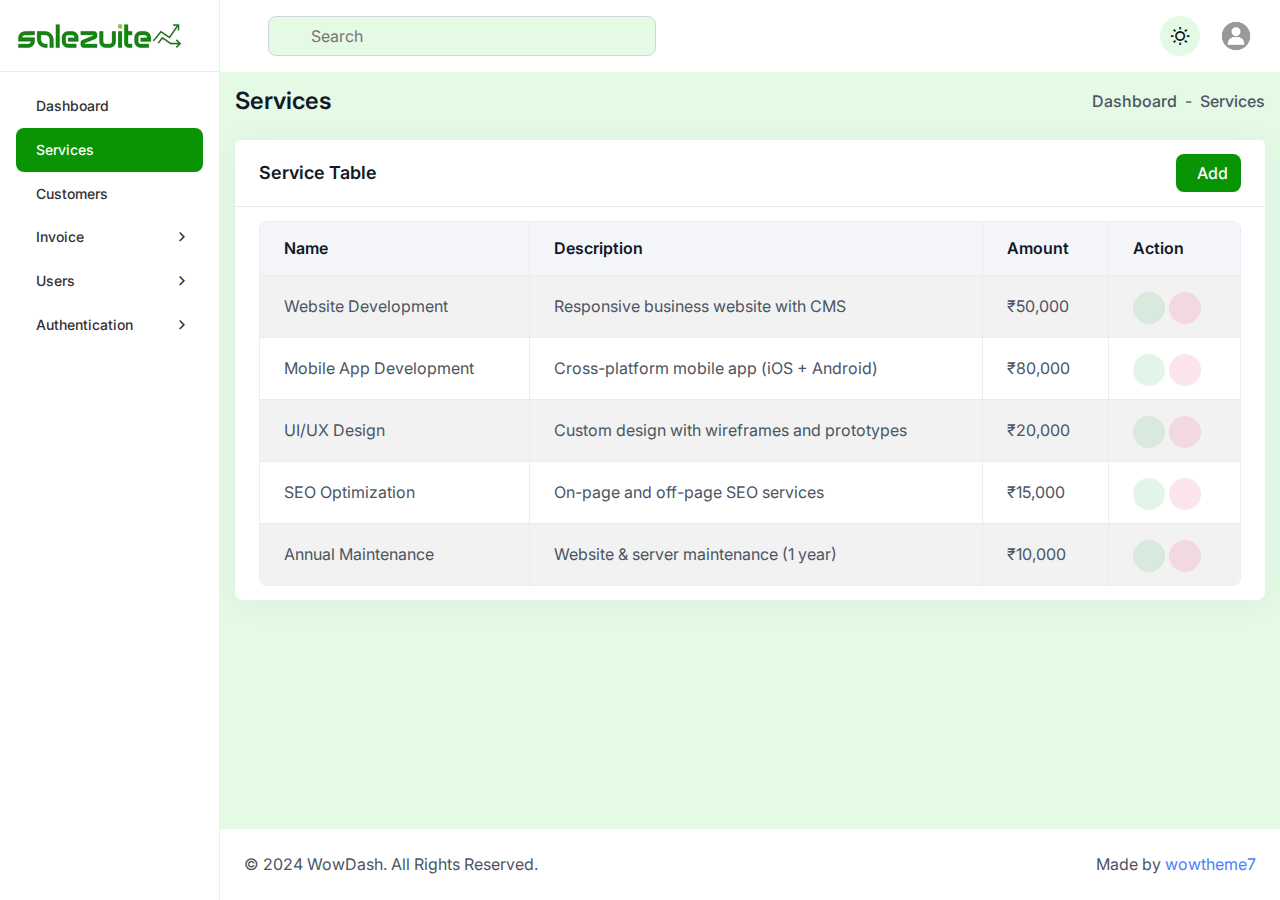
<file: Service.html>
<!-- meta tags and other links -->
<!DOCTYPE html>
<html lang="en" data-theme="light">

<head>
  <meta charset="UTF-8">
  <meta name="viewport" content="width=device-width, initial-scale=1.0">
  <title>Invoice</title>
  <link rel="icon" type="image/png" href="assets/images/favicon.png" sizes="16x16">
  <!-- remix icon font css  -->
  <link rel="stylesheet" href="assets/css/remixicon.css">
  <!-- BootStrap css -->
  <link rel="stylesheet" href="assets/css/lib/bootstrap.min.css">
  <!-- Apex Chart css -->
  <link rel="stylesheet" href="assets/css/lib/apexcharts.css">
  <!-- Data Table css -->
  <link rel="stylesheet" href="assets/css/lib/dataTables.min.css">
  <!-- Text Editor css -->
  <link rel="stylesheet" href="assets/css/lib/editor-katex.min.css">
  <link rel="stylesheet" href="assets/css/lib/editor.atom-one-dark.min.css">
  <link rel="stylesheet" href="assets/css/lib/editor.quill.snow.css">
  <!-- Date picker css -->
  <link rel="stylesheet" href="assets/css/lib/flatpickr.min.css">
  <!-- Calendar css -->
  <link rel="stylesheet" href="assets/css/lib/full-calendar.css">
  <!-- Vector Map css -->
  <link rel="stylesheet" href="assets/css/lib/jquery-jvectormap-2.0.5.css">
  <!-- Popup css -->
  <link rel="stylesheet" href="assets/css/lib/magnific-popup.css">
  <!-- Slick Slider css -->
  <link rel="stylesheet" href="assets/css/lib/slick.css">
  <!-- prism css -->
  <link rel="stylesheet" href="assets/css/lib/prism.css">
  <!-- file upload css -->
  <link rel="stylesheet" href="assets/css/lib/file-upload.css">

  <link rel="stylesheet" href="assets/css/lib/audioplayer.css">
  <!-- main css -->
  <link rel="stylesheet" href="assets/css/style.css">

<style>

/* Default (light mode) */
.sidebar-menu li > a {
  transition: all 0.2s ease;
  color: #333; /* dark gray text */
}

.sidebar-menu li > a:hover {
  color: #089404; /* green on hover */
}

.sidebar-menu li > a.active-page {
  background-color: #089404;
  color: #fff;
}

.sidebar-menu li > a.active-page:hover {
  color: #fff;
}

/* Dark mode adjustments */
[data-theme="dark"] .sidebar-menu li > a {
  color: #ccc; /* light gray for better contrast */
}

[data-theme="dark"] .sidebar-menu li > a:hover {
  color: #9fff9f; /* soft green on hover in dark mode */
}

[data-theme="dark"] .sidebar-menu li > a.active-page {
  background-color: #089404;
  color: #fff;
}

[data-theme="dark"] .sidebar-menu li > a.active-page:hover {
  color: #fff;
}


  /* When in light mode, apply soft green background */
  html[data-theme="light"] body {
    background-color: #e5fae5;
  }
html[data-theme="light"] .navbar-search input {
  background-color: #e5fae5;
}
html[data-theme="light"] [data-theme-toggle] {
  background-color: #e5fae5 !important;
}

  /* When in dark mode, use dark background */
  html[data-theme="dark"] body {
    background-color: #121212;
  }
  .sidebar-menu .sidebar-submenu li.active-page > a {
  color: #000; /* black */
}

</style>

</head>

 <body>
  <aside class="sidebar">
    <button type="button" class="sidebar-close-btn">
      <iconify-icon icon="radix-icons:cross-2"></iconify-icon>
    </button>
    <div>
      <a href="index.html" class="sidebar-logo">
       <img src="assets/images/logo1.png" alt="site logo" class="light-logo">
        <img src="assets/images/logo1.png" alt="site logo" class="dark-logo">
        <img src="assets/images/logo1.png" alt="site logo" class="logo-icon">
      </a>
    </div>
    <div class="sidebar-menu-area">
      <ul class="sidebar-menu" id="sidebar-menu">
        <li>
          <!-- <a href="javascript:void(0)"> -->
          <a href="index.html">
            <iconify-icon icon="solar:home-smile-angle-outline" class="menu-icon"></iconify-icon>
            <span>Dashboard</span>
          </a>
          <!-- <ul class="sidebar-submenu">
         
          <li>
            <a href="index-2.html"><i class="ri-circle-fill circle-icon text-warning-main w-auto"></i> CRM</a>
          </li>
          <li>
          <a href="Service.html">
            <iconify-icon icon="solar:calendar-outline" class="menu-icon"></iconify-icon>
            <span>Services</span>
          </a>
        </li>
         <li>
          <a href="Customers.html">
            <iconify-icon icon="solar:calendar-outline" class="menu-icon"></iconify-icon>
            <span>Customerss</span>
          </a>
        </li>
         
        </ul> -->
        </li>
        <li>
          <a href="Service.html">
            <iconify-icon icon="mdi:application-cog-outline" class="menu-icon"></iconify-icon>
            <span>Services</span>
          </a>
        </li>
        <li>
          <a href="Customers.html">
            <iconify-icon icon="mdi:account-group-outline" class="menu-icon"></iconify-icon>
            <span>Customers</span>
          </a>
        </li>
        <!-- <li class="sidebar-menu-group-title">Application</li> -->

        <!-- <li>
          <a href="calendar-main.html">
            <iconify-icon icon="solar:calendar-outline" class="menu-icon"></iconify-icon>
            <span>Calendar</span>
          </a>
        </li> -->

        <li class="dropdown">
          <a href="javascript:void(0)">
            <iconify-icon icon="hugeicons:invoice-03" class="menu-icon"></iconify-icon>
            <span>Invoice</span>
          </a>
          <ul class="sidebar-submenu">
            <li>
              <a href="invoice-list.html"><i class="ri-circle-fill circle-icon text-primary-600 w-auto"></i>Manage
                Invoice</a>
            </li>
            <li>
              <a href="invoice-preview.html"><i class="ri-circle-fill circle-icon text-warning-main w-auto"></i>
                Preview</a>
            </li>
            <li>
              <a href="invoice-add.html"><i class="ri-circle-fill circle-icon text-info-main w-auto"></i> Add new</a>
            </li>
            <li>
              <a href="invoice-edit.html"><i class="ri-circle-fill circle-icon text-danger-main w-auto"></i> Edit</a>
            </li>
          </ul>
        </li>

        <!-- <li class="sidebar-menu-group-title">UI Elements</li> -->


        <li class="dropdown">
          <a href="javascript:void(0)">
            <iconify-icon icon="flowbite:users-group-outline" class="menu-icon"></iconify-icon>
            <span>Users</span>
          </a>
          <ul class="sidebar-submenu">


            <li>
              <a href="profile.html"><i class="ri-circle-fill circle-icon text-danger-main w-auto"></i>
                Profile</a>
            </li>

          </ul>
        </li>


        <!-- 
        <li class="sidebar-menu-group-title">Application</li> -->

        <li class="dropdown">
          <a href="javascript:void(0)">
            <iconify-icon icon="simple-line-icons:vector" class="menu-icon"></iconify-icon>
            <span>Authentication</span>
          </a>
          <ul class="sidebar-submenu">
            <li>
              <a href="sign-in.html"><i class="ri-circle-fill circle-icon text-primary-600 w-auto"></i> Sign In</a>
            </li>
            <li>
              <a href="sign-up.html"><i class="ri-circle-fill circle-icon text-warning-main w-auto"></i> Sign Up</a>
            </li>
            <li>
              <a href="forgot-password.html"><i class="ri-circle-fill circle-icon text-info-main w-auto"></i> Forgot
                Password</a>
            </li>
          </ul>
        </li>
        <!-- <li>
          <a href="access-denied.html">
            <i class="ri-folder-lock-line text-xl me-14 d-flex w-auto"></i>
            <span>Access Denied</span>
          </a>
        </li> -->

      </ul>
    </div>
  </aside>

  <main class="dashboard-main">
    <div class="navbar-header">
      <div class="row align-items-center justify-content-between">
        <div class="col-auto">
          <div class="d-flex flex-wrap align-items-center gap-4">
            <button type="button" class="sidebar-toggle">
              <iconify-icon icon="heroicons:bars-3-solid" class="icon text-2xl non-active"></iconify-icon>
              <iconify-icon icon="iconoir:arrow-right" class="icon text-2xl active"></iconify-icon>
            </button>
            <button type="button" class="sidebar-mobile-toggle">
              <iconify-icon icon="heroicons:bars-3-solid" class="icon"></iconify-icon>
            </button>
            <form class="navbar-search">
              <input type="text" name="search" placeholder="Search">
              <iconify-icon icon="ion:search-outline" class="icon"></iconify-icon>
            </form>
          </div>
        </div>
        <div class="col-auto">
          <div class="d-flex flex-wrap align-items-center gap-3">
            <button type="button" data-theme-toggle
              class="w-40-px h-40-px bg-neutral-200 rounded-circle d-flex justify-content-center align-items-center"></button>
            <!-- <div class="dropdown d-none d-sm-inline-block">
              <button
                class="has-indicator w-40-px h-40-px bg-neutral-200 rounded-circle d-flex justify-content-center align-items-center"
                type="button" data-bs-toggle="dropdown">
                <img src="assets/images/lang-flag.png" alt="image" class="w-24 h-24 object-fit-cover rounded-circle">
              </button>
              <div class="dropdown-menu to-top dropdown-menu-sm">
                <div
                  class="py-12 px-16 radius-8 bg-primary-50 mb-16 d-flex align-items-center justify-content-between gap-2">
                  <div>
                    <h6 class="text-lg text-primary-light fw-semibold mb-0">Choose Your Language</h6>
                  </div>
                </div>

                <div class="max-h-400-px overflow-y-auto scroll-sm pe-8">
                  <div class="form-check style-check d-flex align-items-center justify-content-between mb-16">
                    <label class="form-check-label line-height-1 fw-medium text-secondary-light" for="english">
                      <span class="text-black hover-bg-transparent hover-text-primary d-flex align-items-center gap-3">
                        <img src="assets/images/flags/flag1.png" alt=""
                          class="w-36-px h-36-px bg-success-subtle text-success-main rounded-circle flex-shrink-0">
                        <span class="text-md fw-semibold mb-0">English</span>
                      </span>
                    </label>
                    <input class="form-check-input" type="radio" name="crypto" id="english">
                  </div>

                  <div class="form-check style-check d-flex align-items-center justify-content-between mb-16">
                    <label class="form-check-label line-height-1 fw-medium text-secondary-light" for="japan">
                      <span class="text-black hover-bg-transparent hover-text-primary d-flex align-items-center gap-3">
                        <img src="assets/images/flags/flag2.png" alt=""
                          class="w-36-px h-36-px bg-success-subtle text-success-main rounded-circle flex-shrink-0">
                        <span class="text-md fw-semibold mb-0">Japan</span>
                      </span>
                    </label>
                    <input class="form-check-input" type="radio" name="crypto" id="japan">
                  </div>

                  <div class="form-check style-check d-flex align-items-center justify-content-between mb-16">
                    <label class="form-check-label line-height-1 fw-medium text-secondary-light" for="france">
                      <span class="text-black hover-bg-transparent hover-text-primary d-flex align-items-center gap-3">
                        <img src="assets/images/flags/flag3.png" alt=""
                          class="w-36-px h-36-px bg-success-subtle text-success-main rounded-circle flex-shrink-0">
                        <span class="text-md fw-semibold mb-0">France</span>
                      </span>
                    </label>
                    <input class="form-check-input" type="radio" name="crypto" id="france">
                  </div>

                  <div class="form-check style-check d-flex align-items-center justify-content-between mb-16">
                    <label class="form-check-label line-height-1 fw-medium text-secondary-light" for="germany">
                      <span class="text-black hover-bg-transparent hover-text-primary d-flex align-items-center gap-3">
                        <img src="assets/images/flags/flag4.png" alt=""
                          class="w-36-px h-36-px bg-success-subtle text-success-main rounded-circle flex-shrink-0">
                        <span class="text-md fw-semibold mb-0">Germany</span>
                      </span>
                    </label>
                    <input class="form-check-input" type="radio" name="crypto" id="germany">
                  </div>

                  <div class="form-check style-check d-flex align-items-center justify-content-between mb-16">
                    <label class="form-check-label line-height-1 fw-medium text-secondary-light" for="korea">
                      <span class="text-black hover-bg-transparent hover-text-primary d-flex align-items-center gap-3">
                        <img src="assets/images/flags/flag5.png" alt=""
                          class="w-36-px h-36-px bg-success-subtle text-success-main rounded-circle flex-shrink-0">
                        <span class="text-md fw-semibold mb-0">South Korea</span>
                      </span>
                    </label>
                    <input class="form-check-input" type="radio" name="crypto" id="korea">
                  </div>

                  <div class="form-check style-check d-flex align-items-center justify-content-between mb-16">
                    <label class="form-check-label line-height-1 fw-medium text-secondary-light" for="bangladesh">
                      <span class="text-black hover-bg-transparent hover-text-primary d-flex align-items-center gap-3">
                        <img src="assets/images/flags/flag6.png" alt=""
                          class="w-36-px h-36-px bg-success-subtle text-success-main rounded-circle flex-shrink-0">
                        <span class="text-md fw-semibold mb-0">Bangladesh</span>
                      </span>
                    </label>
                    <input class="form-check-input" type="radio" name="crypto" id="bangladesh">
                  </div>

                  <div class="form-check style-check d-flex align-items-center justify-content-between mb-16">
                    <label class="form-check-label line-height-1 fw-medium text-secondary-light" for="india">
                      <span class="text-black hover-bg-transparent hover-text-primary d-flex align-items-center gap-3">
                        <img src="assets/images/flags/flag7.png" alt=""
                          class="w-36-px h-36-px bg-success-subtle text-success-main rounded-circle flex-shrink-0">
                        <span class="text-md fw-semibold mb-0">India</span>
                      </span>
                    </label>
                    <input class="form-check-input" type="radio" name="crypto" id="india">
                  </div>
                  <div class="form-check style-check d-flex align-items-center justify-content-between">
                    <label class="form-check-label line-height-1 fw-medium text-secondary-light" for="canada">
                      <span class="text-black hover-bg-transparent hover-text-primary d-flex align-items-center gap-3">
                        <img src="assets/images/flags/flag8.png" alt=""
                          class="w-36-px h-36-px bg-success-subtle text-success-main rounded-circle flex-shrink-0">
                        <span class="text-md fw-semibold mb-0">Canada</span>
                      </span>
                    </label>
                    <input class="form-check-input" type="radio" name="crypto" id="canada">
                  </div>
                </div>
              </div>
            </div>Language dropdown end -->

            <!-- <div class="dropdown">
              <button
                class="has-indicator w-40-px h-40-px bg-neutral-200 rounded-circle d-flex justify-content-center align-items-center"
                type="button" data-bs-toggle="dropdown">
                <iconify-icon icon="mage:email" class="text-primary-light text-xl"></iconify-icon>
              </button>
              <div class="dropdown-menu to-top dropdown-menu-lg p-0">
                <div
                  class="m-16 py-12 px-16 radius-8 bg-primary-50 mb-16 d-flex align-items-center justify-content-between gap-2">
                  <div>
                    <h6 class="text-lg text-primary-light fw-semibold mb-0">Message</h6>
                  </div>
                  <span
                    class="text-primary-600 fw-semibold text-lg w-40-px h-40-px rounded-circle bg-base d-flex justify-content-center align-items-center">05</span>
                </div>

                <div class="max-h-400-px overflow-y-auto scroll-sm pe-4">

                  <a href="javascript:void(0)"
                    class="px-24 py-12 d-flex align-items-start gap-3 mb-2 justify-content-between">
                    <div class="text-black hover-bg-transparent hover-text-primary d-flex align-items-center gap-3">
                      <span class="w-40-px h-40-px rounded-circle flex-shrink-0 position-relative">
                        <img src="assets/images/notification/profile-3.png" alt="">
                        <span
                          class="w-8-px h-8-px bg-success-main rounded-circle position-absolute end-0 bottom-0"></span>
                      </span>
                      <div>
                        <h6 class="text-md fw-semibold mb-4">Kathryn Murphy</h6>
                        <p class="mb-0 text-sm text-secondary-light text-w-100-px">hey! there i’m...</p>
                      </div>
                    </div>
                    <div class="d-flex flex-column align-items-end">
                      <span class="text-sm text-secondary-light flex-shrink-0">12:30 PM</span>
                      <span
                        class="mt-4 text-xs text-base w-16-px h-16-px d-flex justify-content-center align-items-center bg-warning-main rounded-circle">8</span>
                    </div>
                  </a>

                  <a href="javascript:void(0)"
                    class="px-24 py-12 d-flex align-items-start gap-3 mb-2 justify-content-between">
                    <div class="text-black hover-bg-transparent hover-text-primary d-flex align-items-center gap-3">
                      <span class="w-40-px h-40-px rounded-circle flex-shrink-0 position-relative">
                        <img src="assets/images/notification/profile-4.png" alt="">
                        <span
                          class="w-8-px h-8-px  bg-neutral-300 rounded-circle position-absolute end-0 bottom-0"></span>
                      </span>
                      <div>
                        <h6 class="text-md fw-semibold mb-4">Kathryn Murphy</h6>
                        <p class="mb-0 text-sm text-secondary-light text-w-100-px">hey! there i’m...</p>
                      </div>
                    </div>
                    <div class="d-flex flex-column align-items-end">
                      <span class="text-sm text-secondary-light flex-shrink-0">12:30 PM</span>
                      <span
                        class="mt-4 text-xs text-base w-16-px h-16-px d-flex justify-content-center align-items-center bg-warning-main rounded-circle">2</span>
                    </div>
                  </a>

                  <a href="javascript:void(0)"
                    class="px-24 py-12 d-flex align-items-start gap-3 mb-2 justify-content-between bg-neutral-50">
                    <div class="text-black hover-bg-transparent hover-text-primary d-flex align-items-center gap-3">
                      <span class="w-40-px h-40-px rounded-circle flex-shrink-0 position-relative">
                        <img src="assets/images/notification/profile-5.png" alt="">
                        <span
                          class="w-8-px h-8-px bg-success-main rounded-circle position-absolute end-0 bottom-0"></span>
                      </span>
                      <div>
                        <h6 class="text-md fw-semibold mb-4">Kathryn Murphy</h6>
                        <p class="mb-0 text-sm text-secondary-light text-w-100-px">hey! there i’m...</p>
                      </div>
                    </div>
                    <div class="d-flex flex-column align-items-end">
                      <span class="text-sm text-secondary-light flex-shrink-0">12:30 PM</span>
                      <span
                        class="mt-4 text-xs text-base w-16-px h-16-px d-flex justify-content-center align-items-center bg-neutral-400 rounded-circle">0</span>
                    </div>
                  </a>

                  <a href="javascript:void(0)"
                    class="px-24 py-12 d-flex align-items-start gap-3 mb-2 justify-content-between bg-neutral-50">
                    <div class="text-black hover-bg-transparent hover-text-primary d-flex align-items-center gap-3">
                      <span class="w-40-px h-40-px rounded-circle flex-shrink-0 position-relative">
                        <img src="assets/images/notification/profile-6.png" alt="">
                        <span
                          class="w-8-px h-8-px bg-neutral-300 rounded-circle position-absolute end-0 bottom-0"></span>
                      </span>
                      <div>
                        <h6 class="text-md fw-semibold mb-4">Kathryn Murphy</h6>
                        <p class="mb-0 text-sm text-secondary-light text-w-100-px">hey! there i’m...</p>
                      </div>
                    </div>
                    <div class="d-flex flex-column align-items-end">
                      <span class="text-sm text-secondary-light flex-shrink-0">12:30 PM</span>
                      <span
                        class="mt-4 text-xs text-base w-16-px h-16-px d-flex justify-content-center align-items-center bg-neutral-400 rounded-circle">0</span>
                    </div>
                  </a>

                  <a href="javascript:void(0)"
                    class="px-24 py-12 d-flex align-items-start gap-3 mb-2 justify-content-between">
                    <div class="text-black hover-bg-transparent hover-text-primary d-flex align-items-center gap-3">
                      <span class="w-40-px h-40-px rounded-circle flex-shrink-0 position-relative">
                        <img src="assets/images/notification/profile-7.png" alt="">
                        <span
                          class="w-8-px h-8-px bg-success-main rounded-circle position-absolute end-0 bottom-0"></span>
                      </span>
                      <div>
                        <h6 class="text-md fw-semibold mb-4">Kathryn Murphy</h6>
                        <p class="mb-0 text-sm text-secondary-light text-w-100-px">hey! there i’m...</p>
                      </div>
                    </div>
                    <div class="d-flex flex-column align-items-end">
                      <span class="text-sm text-secondary-light flex-shrink-0">12:30 PM</span>
                      <span
                        class="mt-4 text-xs text-base w-16-px h-16-px d-flex justify-content-center align-items-center bg-warning-main rounded-circle">8</span>
                    </div>
                  </a>

                </div>
                <div class="text-center py-12 px-16">
                  <a href="javascript:void(0)" class="text-primary-600 fw-semibold text-md">See All Message</a>
                </div>
              </div>
            </div>
            Message dropdown end -->

            <!-- <div class="dropdown">
              <button
                class="has-indicator w-40-px h-40-px bg-neutral-200 rounded-circle d-flex justify-content-center align-items-center"
                type="button" data-bs-toggle="dropdown">
                <iconify-icon icon="iconoir:bell" class="text-primary-light text-xl"></iconify-icon>
              </button>
              <div class="dropdown-menu to-top dropdown-menu-lg p-0">
                <div
                  class="m-16 py-12 px-16 radius-8 bg-primary-50 mb-16 d-flex align-items-center justify-content-between gap-2">
                  <div>
                    <h6 class="text-lg text-primary-light fw-semibold mb-0">Notifications</h6>
                  </div>
                  <span
                    class="text-primary-600 fw-semibold text-lg w-40-px h-40-px rounded-circle bg-base d-flex justify-content-center align-items-center">05</span>
                </div>

                <div class="max-h-400-px overflow-y-auto scroll-sm pe-4">
                  <a href="javascript:void(0)"
                    class="px-24 py-12 d-flex align-items-start gap-3 mb-2 justify-content-between">
                    <div class="text-black hover-bg-transparent hover-text-primary d-flex align-items-center gap-3">
                      <span
                        class="w-44-px h-44-px bg-success-subtle text-success-main rounded-circle d-flex justify-content-center align-items-center flex-shrink-0">
                        <iconify-icon icon="bitcoin-icons:verify-outline" class="icon text-xxl"></iconify-icon>
                      </span>
                      <div>
                        <h6 class="text-md fw-semibold mb-4">Congratulations</h6>
                        <p class="mb-0 text-sm text-secondary-light text-w-200-px">Your profile has been Verified. Your
                          profile has been Verified</p>
                      </div>
                    </div>
                    <span class="text-sm text-secondary-light flex-shrink-0">23 Mins ago</span>
                  </a>

                  <a href="javascript:void(0)"
                    class="px-24 py-12 d-flex align-items-start gap-3 mb-2 justify-content-between bg-neutral-50">
                    <div class="text-black hover-bg-transparent hover-text-primary d-flex align-items-center gap-3">
                      <span
                        class="w-44-px h-44-px bg-success-subtle text-success-main rounded-circle d-flex justify-content-center align-items-center flex-shrink-0">
                        <img src="assets/images/notification/profile-1.png" alt="">
                      </span>
                      <div>
                        <h6 class="text-md fw-semibold mb-4">Ronald Richards</h6>
                        <p class="mb-0 text-sm text-secondary-light text-w-200-px">You can stitch between artboards</p>
                      </div>
                    </div>
                    <span class="text-sm text-secondary-light flex-shrink-0">23 Mins ago</span>
                  </a>

                  <a href="javascript:void(0)"
                    class="px-24 py-12 d-flex align-items-start gap-3 mb-2 justify-content-between">
                    <div class="text-black hover-bg-transparent hover-text-primary d-flex align-items-center gap-3">
                      <span
                        class="w-44-px h-44-px bg-info-subtle text-info-main rounded-circle d-flex justify-content-center align-items-center flex-shrink-0">
                        AM
                      </span>
                      <div>
                        <h6 class="text-md fw-semibold mb-4">Arlene McCoy</h6>
                        <p class="mb-0 text-sm text-secondary-light text-w-200-px">Invite you to prototyping</p>
                      </div>
                    </div>
                    <span class="text-sm text-secondary-light flex-shrink-0">23 Mins ago</span>
                  </a>

                  <a href="javascript:void(0)"
                    class="px-24 py-12 d-flex align-items-start gap-3 mb-2 justify-content-between bg-neutral-50">
                    <div class="text-black hover-bg-transparent hover-text-primary d-flex align-items-center gap-3">
                      <span
                        class="w-44-px h-44-px bg-success-subtle text-success-main rounded-circle d-flex justify-content-center align-items-center flex-shrink-0">
                        <img src="assets/images/notification/profile-2.png" alt="">
                      </span>
                      <div>
                        <h6 class="text-md fw-semibold mb-4">Annette Black</h6>
                        <p class="mb-0 text-sm text-secondary-light text-w-200-px">Invite you to prototyping</p>
                      </div>
                    </div>
                    <span class="text-sm text-secondary-light flex-shrink-0">23 Mins ago</span>
                  </a>

                  <a href="javascript:void(0)"
                    class="px-24 py-12 d-flex align-items-start gap-3 mb-2 justify-content-between">
                    <div class="text-black hover-bg-transparent hover-text-primary d-flex align-items-center gap-3">
                      <span
                        class="w-44-px h-44-px bg-info-subtle text-info-main rounded-circle d-flex justify-content-center align-items-center flex-shrink-0">
                        DR
                      </span>
                      <div>
                        <h6 class="text-md fw-semibold mb-4">Darlene Robertson</h6>
                        <p class="mb-0 text-sm text-secondary-light text-w-200-px">Invite you to prototyping</p>
                      </div>
                    </div>
                    <span class="text-sm text-secondary-light flex-shrink-0">23 Mins ago</span>
                  </a>
                </div>

                <div class="text-center py-12 px-16">
                  <a href="javascript:void(0)" class="text-primary-600 fw-semibold text-md">See All Notification</a>
                </div>

              </div>
            </div>
            Notification dropdown end -->

            <div class="dropdown">
              <button class="d-flex justify-content-center align-items-center rounded-circle" type="button"
                data-bs-toggle="dropdown">
                <img src="assets/images/user.png" alt="image" class="w-40-px h-40-px object-fit-cover rounded-circle">
              </button>
              <div class="dropdown-menu to-top dropdown-menu-sm">
                <div
                  class="py-12 px-16 radius-8 bg-primary-50 mb-16 d-flex align-items-center justify-content-between gap-2">
                  <div>
                    <h6 class="text-lg text-primary-light fw-semibold mb-2">Shaidul Islam</h6>
                    <span class="text-secondary-light fw-medium text-sm">Admin</span>
                  </div>
                  <button type="button" class="hover-text-danger">
                    <iconify-icon icon="radix-icons:cross-1" class="icon text-xl"></iconify-icon>
                  </button>
                </div>
                <ul class="to-top-list">
                  <li>
                    <a class="dropdown-item text-black px-0 py-8 hover-bg-transparent hover-text-primary d-flex align-items-center gap-3"
                      href="profile.html">
                      <iconify-icon icon="solar:user-linear" class="icon text-xl"></iconify-icon> My Profile</a>
                  </li>

                  <li>
                    <a class="dropdown-item text-black px-0 py-8 hover-bg-transparent hover-text-danger d-flex align-items-center gap-3"
                      href="javascript:void(0)">
                      <iconify-icon icon="lucide:power" class="icon text-xl"></iconify-icon> Log Out</a>
                  </li>
                </ul>
              </div>
            </div><!-- Profile dropdown end -->
          </div>
        </div>
      </div>
    </div>
    <div class="dashboard-main-body">

      <div class="d-flex flex-wrap align-items-center justify-content-between gap-3 mb-24">
        <h6 class="fw-semibold mb-0">Services</h6>
        <ul class="d-flex align-items-center gap-2">
          <li class="fw-medium">
            <a href="index.html" class="d-flex align-items-center gap-1 hover-text-primary">
              <iconify-icon icon="solar:home-smile-angle-outline" class="icon text-lg"></iconify-icon>
              Dashboard
            </a>
            <style>
  
  .hover-text-green {
    color: inherit;
    transition: color 0.2s ease;
  }

  .hover-text-green:hover {
    color: #089404 !important;
  }

  .hover-text-green:hover iconify-icon {
    color: #089404 !important;
  }
</style>

          </li>
          <li>-</li>
          <li class="fw-medium">Services</li>
        </ul>
      </div>

      <div class="row gy-4">

        <div class="col-lg-12">
          <div class="card">
            <div class="card-header d-flex justify-content-between align-items-center">
              <h5 class="card-title mb-0">Service Table</h5>
              <!-- <button type="button"
                                class="btn btn-success-600 radius-8 px-12 py-6 d-flex align-items-center gap-2">
                                <iconify-icon icon="ic:round-plus" class="text-xl"></iconify-icon> Add
                            </button> -->
              <button type="button" class="btn radius-8 px-12 py-6 d-flex align-items-center gap-2"
                style="background-color: #089404; color: #fff;"
                data-bs-toggle="modal" data-bs-target="#addServiceModal">
                <iconify-icon icon="ic:round-plus" class="text-xl"></iconify-icon> Add
              </button>

            </div>

            <!-- Add Service Modal -->
            <div class="modal fade" id="addServiceModal" tabindex="-1" aria-labelledby="addServiceModalLabel"
              aria-hidden="true">
              <div class="modal-dialog modal-md modal-dialog-centered">
                <div class="modal-content radius-8">
                  <div class="modal-header">
                    <h6 class="modal-title" id="addServiceModalLabel">Add Service</h6>
                    <button type="button" class="btn-close" data-bs-dismiss="modal" aria-label="Close"></button>
                  </div>

                  <div class="modal-body">
                    <form>
                      <div class="row gy-3">
                        <div class="col-12">
                          <label class="form-label">Service Name</label>
                          <input type="text" name="service_name" class="form-control">
                        </div>
                        <div class="col-12">
                          <label class="form-label">Description</label>
                          <input type="text" name="description" class="form-control" placeholder="Brief description">
                        </div>
                        <div class="col-12">
                          <label class="form-label">Amount</label>
                          <input type="text" name="amount" class="form-control" placeholder="₹ Amount">
                        </div>

                      </div>
                    </form>
                  </div>

                  <div class="modal-footer">
                    <button type="button" class="btn btn-secondary radius-8" data-bs-dismiss="modal">Cancel</button>
                    <button type="submit" class="btn btn-primary radius-8" >Save</button>

                    

                  </div>
                </div>
              </div>
            </div>


            <div class="card-body">
              <div class="table-responsive">
                <!-- <table class="table basic-border-table mb-0"> -->
                <table class="table basic-border-table mb-0 table-striped">

                  <thead>
                    <tr>
                      <th>Name</th>
                      <th>Description</th>
                      <th>Amount</th>
                      <th>Action</th>
                    </tr>
                  </thead>
                  <tbody>
                    <tr>

                      <td>Website Development</td>
                      <td>Responsive business website with CMS</td>
                      <td>₹50,000</td>
                      <!-- <td>
                                                <a href="javascript:void(0)" class="text-primary-600">View More ></a>
                                            </td> -->
                      <td>
                        <a href="javascript:void(0)"
                          class="w-32-px h-32-px bg-success-focus text-success-main rounded-circle d-inline-flex align-items-center justify-content-center"
                          data-bs-toggle="modal" data-bs-target="#editServiceModal">
                          <iconify-icon icon="lucide:edit"></iconify-icon>
                        </a>

                        <a href="javascript:void(0)"
                          class="w-32-px h-32-px bg-danger-focus text-danger-main rounded-circle d-inline-flex align-items-center justify-content-center"
                          data-bs-toggle="modal" data-bs-target="#deleteServiceModal">
                          <iconify-icon icon="mingcute:delete-2-line"></iconify-icon>
                        </a>
                      </td>
                    </tr>
                    <tr>

                      <td>Mobile App Development</td>
                      <td>Cross-platform mobile app (iOS + Android)</td>
                      <td>₹80,000</td>
                      <!-- <td>
                                                <a href="javascript:void(0)" class="text-primary-600">View More ></a>
                                            </td> -->
                      <td>
                        <a href="javascript:void(0)"
                          class="w-32-px h-32-px bg-success-focus text-success-main rounded-circle d-inline-flex align-items-center justify-content-center"
                          data-bs-toggle="modal" data-bs-target="#editServiceModal">
                          <iconify-icon icon="lucide:edit"></iconify-icon>
                        </a>

                        <a href="javascript:void(0)"
                          class="w-32-px h-32-px bg-danger-focus text-danger-main rounded-circle d-inline-flex align-items-center justify-content-center"
                          data-bs-toggle="modal" data-bs-target="#deleteServiceModal">
                          <iconify-icon icon="mingcute:delete-2-line"></iconify-icon>
                        </a>
                      </td>
                    </tr>
                    <tr>


                      <td>UI/UX Design</td>
                      <td>Custom design with wireframes and prototypes</td>
                      <td>₹20,000</td>
                      <!-- <td>
                                                <a href="javascript:void(0)" class="text-primary-600">View More ></a>
                                            </td> -->
                      <td>
                        <a href="javascript:void(0)"
                          class="w-32-px h-32-px bg-success-focus text-success-main rounded-circle d-inline-flex align-items-center justify-content-center"
                          data-bs-toggle="modal" data-bs-target="#editServiceModal">
                          <iconify-icon icon="lucide:edit"></iconify-icon>
                        </a>

                        <a href="javascript:void(0)"
                          class="w-32-px h-32-px bg-danger-focus text-danger-main rounded-circle d-inline-flex align-items-center justify-content-center"
                          data-bs-toggle="modal" data-bs-target="#deleteServiceModal">
                          <iconify-icon icon="mingcute:delete-2-line"></iconify-icon>
                        </a>
                      </td>
                    </tr>
                    <tr>

                      <td>SEO Optimization</td>
                      <td>On-page and off-page SEO services</td>
                      <td>₹15,000</td>
                      <!-- <td>
                                                <a href="javascript:void(0)" class="text-primary-600">View More ></a>
                                            </td> -->
                      <td>
                        <a href="javascript:void(0)"
                          class="w-32-px h-32-px bg-success-focus text-success-main rounded-circle d-inline-flex align-items-center justify-content-center"
                          data-bs-toggle="modal" data-bs-target="#editServiceModal">
                          <iconify-icon icon="lucide:edit"></iconify-icon>
                        </a>

                        <a href="javascript:void(0)"
                          class="w-32-px h-32-px bg-danger-focus text-danger-main rounded-circle d-inline-flex align-items-center justify-content-center"
                          data-bs-toggle="modal" data-bs-target="#deleteServiceModal">
                          <iconify-icon icon="mingcute:delete-2-line"></iconify-icon>
                        </a>
                      </td>
                    </tr>
                    <tr>

                      <td>Annual Maintenance</td>
                      <td>Website & server maintenance (1 year)</td>
                      <td>₹10,000</td>
                      <!-- <td>
                                                <a href="javascript:void(0)" class="text-primary-600">View More ></a>
                                            </td> -->
                      <td>
                        <a href="javascript:void(0)"
                          class="w-32-px h-32-px bg-success-focus text-success-main rounded-circle d-inline-flex align-items-center justify-content-center"
                          data-bs-toggle="modal" data-bs-target="#editServiceModal">
                          <iconify-icon icon="lucide:edit"></iconify-icon>
                        </a>

                        <a href="javascript:void(0)"
                          class="w-32-px h-32-px bg-danger-focus text-danger-main rounded-circle d-inline-flex align-items-center justify-content-center"
                          data-bs-toggle="modal" data-bs-target="#deleteServiceModal">
                          <iconify-icon icon="mingcute:delete-2-line"></iconify-icon>
                        </a>
                      </td>
                    </tr>
                  </tbody>
                </table>
              </div>
            </div>
          </div><!-- card end -->
        </div>
      </div>
    </div>

    <!-- Edit Service Modal -->
    <div class="modal fade" id="editServiceModal" tabindex="-1" aria-labelledby="editServiceModalLabel"
      aria-hidden="true">
      <div class="modal-dialog modal-md modal-dialog-centered">
        <div class="modal-content radius-8">
          <div class="modal-header">
            <h6 class="modal-title" id="editServiceModalLabel">Edit Service</h6>
            <button type="button" class="btn-close" data-bs-dismiss="modal" aria-label="Close"></button>
          </div>

          <div class="modal-body">
            <form>
              <div class="row gy-3">
                <div class="col-12">
                  <label class="form-label">Service Name</label>
                  <input type="text" name="edit_service_name" class="form-control" value="Website Development">
                </div>
                <div class="col-12">
                  <label class="form-label">Description</label>
                  <input type="text" name="edit_description" class="form-control"
                    value="Responsive business website with CMS">
                </div>
                <div class="col-12">
                  <label class="form-label">Amount</label>
                  <input type="text" name="edit_amount" class="form-control" value="₹50,000">
                </div>
              </div>
            </form>
          </div>

          <div class="modal-footer">
            <button type="button" class="btn btn-secondary radius-8" data-bs-dismiss="modal">Cancel</button>
            <button type="submit" class="btn btn-primary radius-8">Update</button>
          </div>
        </div>
      </div>
    </div>
    <!-- Delete Confirmation Modal -->
    <div class="modal fade" id="deleteServiceModal" tabindex="-1" aria-labelledby="deleteServiceModalLabel"
      aria-hidden="true">
      <div class="modal-dialog modal-md modal-dialog-centered">
        <div class="modal-content radius-8">

          <!-- Modal Header with underline -->
          <div class="modal-header border-0 flex-column align-items-start">
            <h6 class="modal-title fw-semibold w-100 pb-2 border-bottom" id="deleteServiceModalLabel">
              Delete Service
            </h6>
            <button type="button" class="btn-close position-absolute top-0 end-0 m-3" data-bs-dismiss="modal"
              aria-label="Close"></button>
          </div>

          <!-- Left aligned body -->
          <div class="modal-body text-start">
            <p class="mb-0">Are you sure you want to delete this Service?</p>
            <input type="hidden" id="deleteServiceId" name="deleteServiceId">
          </div>

          <!-- Buttons aligned right -->
          <div class="modal-footer border-0 justify-content-end">
            <button type="button" class="btn btn-secondary radius-8" data-bs-dismiss="modal">Cancel</button>
            <!-- <button type="submit" class="btn btn-success radius-8">Delete</button> -->
            <button type="submit" class="btn btn-danger"
              style="padding: 0.5rem 0.5rem; background-color: #dc3545; border-color: #dc3545;">
              Delete
            </button>
          </div>
        </div>
      </div>
    </div>


    <footer class="d-footer">
      <div class="row align-items-center justify-content-between">
        <div class="col-auto">
          <p class="mb-0">© 2024 WowDash. All Rights Reserved.</p>
        </div>
        <div class="col-auto">
          <p class="mb-0">Made by <span class="text-primary-600">wowtheme7</span></p>
        </div>
      </div>
    </footer>
  </main>

  <!-- jQuery library js -->
  <script src="assets/js/lib/jquery-3.7.1.min.js"></script>
  <!-- Bootstrap js -->
  <script src="assets/js/lib/bootstrap.bundle.min.js"></script>
  <!-- Apex Chart js -->
  <script src="assets/js/lib/apexcharts.min.js"></script>
  <!-- Data Table js -->
  <script src="assets/js/lib/dataTables.min.js"></script>
  <!-- Iconify Font js -->
  <script src="assets/js/lib/iconify-icon.min.js"></script>
  <!-- jQuery UI js -->
  <script src="assets/js/lib/jquery-ui.min.js"></script>
  <!-- Vector Map js -->
  <script src="assets/js/lib/jquery-jvectormap-2.0.5.min.js"></script>
  <script src="assets/js/lib/jquery-jvectormap-world-mill-en.js"></script>
  <!-- Popup js -->
  <script src="assets/js/lib/magnifc-popup.min.js"></script>
  <!-- Slick Slider js -->
  <script src="assets/js/lib/slick.min.js"></script>
  <!-- prism js -->
  <script src="assets/js/lib/prism.js"></script>
  <!-- file upload js -->
  <script src="assets/js/lib/file-upload.js"></script>
  <!-- audioplayer -->
  <script src="assets/js/lib/audioplayer.js"></script>

  <!-- main js -->
  <script src="assets/js/app.js"></script>
  <script src="https://cdn.jsdelivr.net/npm/bootstrap@5.3.0/dist/js/bootstrap.bundle.min.js"></script>

</body>

</html>
</file>
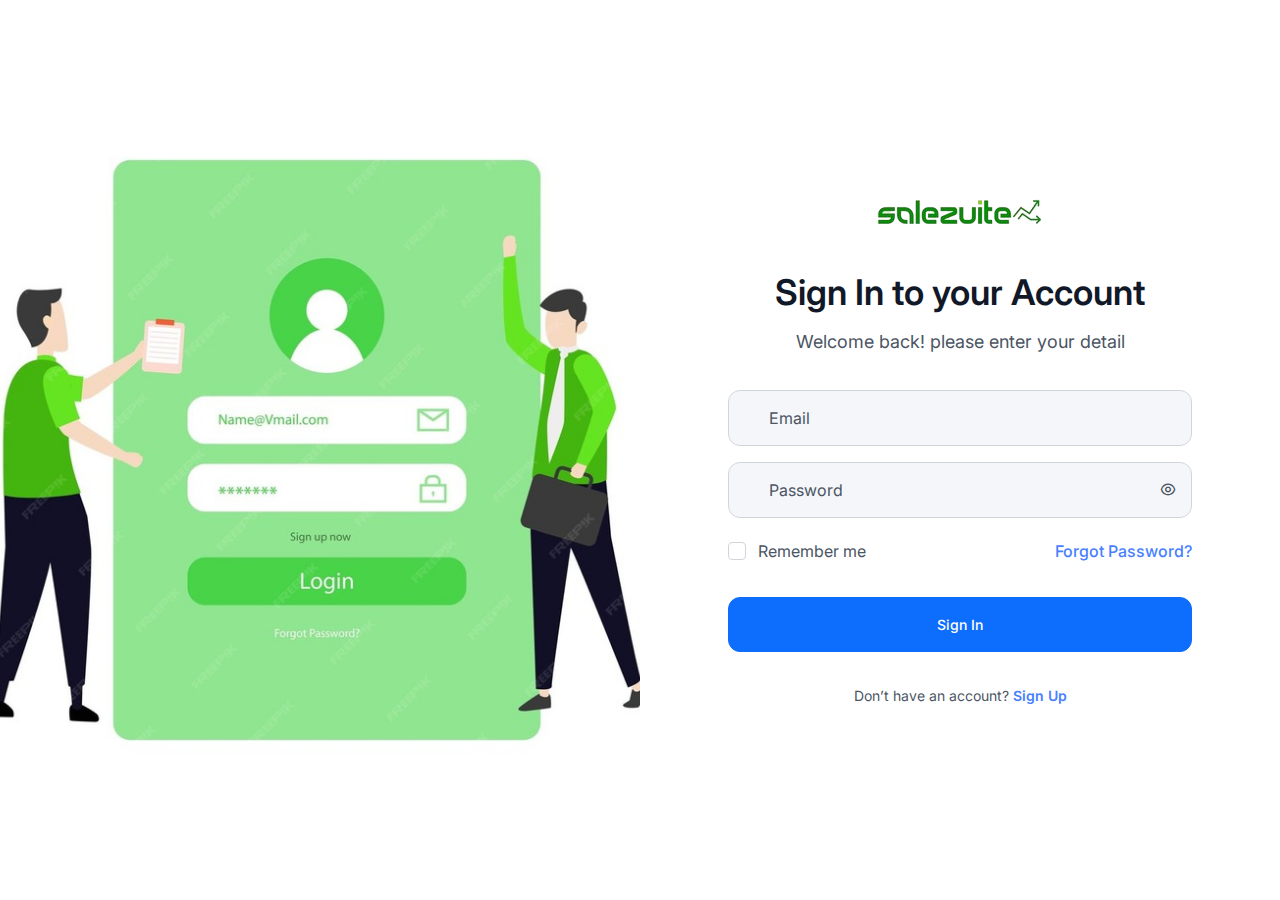
<file: sign-in.html>
<!-- meta tags and other links -->
<!DOCTYPE html>
<html lang="en" data-theme="light">
<head>
  <meta charset="UTF-8">
  <meta name="viewport" content="width=device-width, initial-scale=1.0">
  <title>Invoice</title>
  <!-- <link rel="icon" type="image/png" href="assets/images/favicon.png" sizes="16x16"> -->
   <link rel="icon" type="image/png" href="assets/images/logo.png" sizes="50x50">
  <!-- remix icon font css  -->
  <link rel="stylesheet" href="assets/css/remixicon.css">
  <!-- BootStrap css -->
  <link rel="stylesheet" href="assets/css/lib/bootstrap.min.css">
  <!-- Apex Chart css -->
  <link rel="stylesheet" href="assets/css/lib/apexcharts.css">
  <!-- Data Table css -->
  <link rel="stylesheet" href="assets/css/lib/dataTables.min.css">
  <!-- Text Editor css -->
  <link rel="stylesheet" href="assets/css/lib/editor-katex.min.css">
  <link rel="stylesheet" href="assets/css/lib/editor.atom-one-dark.min.css">
  <link rel="stylesheet" href="assets/css/lib/editor.quill.snow.css">
  <!-- Date picker css -->
  <link rel="stylesheet" href="assets/css/lib/flatpickr.min.css">
  <!-- Calendar css -->
  <link rel="stylesheet" href="assets/css/lib/full-calendar.css">
  <!-- Vector Map css -->
  <link rel="stylesheet" href="assets/css/lib/jquery-jvectormap-2.0.5.css">
  <!-- Popup css -->
  <link rel="stylesheet" href="assets/css/lib/magnific-popup.css">
  <!-- Slick Slider css -->
  <link rel="stylesheet" href="assets/css/lib/slick.css">
  <!-- prism css -->
  <link rel="stylesheet" href="assets/css/lib/prism.css">
  <!-- file upload css -->
  <link rel="stylesheet" href="assets/css/lib/file-upload.css">
  
  <link rel="stylesheet" href="assets/css/lib/audioplayer.css">
  <!-- main css -->
  <link rel="stylesheet" href="assets/css/style.css">
  
<style>

/* Default (light mode) */
.sidebar-menu li > a {
  transition: all 0.2s ease;
  color: #333; /* dark gray text */
}

.sidebar-menu li > a:hover {
  color: #089404; /* green on hover */
}

.sidebar-menu li > a.active-page {
  background-color: #089404;
  color: #fff;
}

.sidebar-menu li > a.active-page:hover {
  color: #fff;
}

/* Dark mode adjustments */
[data-theme="dark"] .sidebar-menu li > a {
  color: #ccc; /* light gray for better contrast */
}

[data-theme="dark"] .sidebar-menu li > a:hover {
  color: #9fff9f; /* soft green on hover in dark mode */
}

[data-theme="dark"] .sidebar-menu li > a.active-page {
  background-color: #089404;
  color: #fff;
}

[data-theme="dark"] .sidebar-menu li > a.active-page:hover {
  color: #fff;
}


  /* When in light mode, apply soft green background */
  html[data-theme="light"] body {
    background-color: #e5fae5;
  }

  /* When in dark mode, use dark background */
  html[data-theme="dark"] body {
    background-color: #121212;
  }
  .sidebar-menu .sidebar-submenu li.active-page > a {
  color: #000; /* black */
}

</style>
</head>
  <body style="background-color: 	#e5fae5;">

<section class="auth bg-base d-flex flex-wrap">  
    <div class="auth-left d-lg-block d-none">
        <div class="d-flex align-items-center flex-column h-100 justify-content-center">
            <img src="assets/images/auth/sign_in.jpg" alt="" class="auth-image">
            <style>
.auth-image {
  height: 100vh !important;
  width: 100%;
  object-fit: cover;
}
</style>
        </div>
    </div>
    <div class="auth-right py-32 px-24 d-flex flex-column justify-content-center">
        <div class="max-w-464-px mx-auto w-100">
            <div class="text-center"> 
                <a href="index.html" class="mb-40 max-w-290-px">
                    <img src="assets/images/logo1.png" alt="">
                </a>
                <h4 class="mb-12">Sign In to your Account</h4>
                <p class="mb-32 text-secondary-light text-lg">Welcome back! please enter your detail</p>
            </div>
            <form action="#">
                <div class="icon-field mb-16">
                    <span class="icon top-50 translate-middle-y">
                        <iconify-icon icon="mage:email"></iconify-icon>
                    </span>
                    <input type="email" class="form-control h-56-px bg-neutral-50 radius-12" placeholder="Email">
                </div>
                <div class="position-relative mb-20">
                    <div class="icon-field">
                        <span class="icon top-50 translate-middle-y">
                            <iconify-icon icon="solar:lock-password-outline"></iconify-icon>
                        </span> 
                        <input type="password" class="form-control h-56-px bg-neutral-50 radius-12" id="your-password" placeholder="Password">
                    </div>
                    <span class="toggle-password ri-eye-line cursor-pointer position-absolute end-0 top-50 translate-middle-y me-16 text-secondary-light" data-toggle="#your-password"></span>
                </div>
                <div class="">
                    <div class="d-flex justify-content-between gap-2">
                        <div class="form-check style-check d-flex align-items-center">
                            <input class="form-check-input border border-neutral-300" type="checkbox" value="" id="remeber">
                            <label class="form-check-label" for="remeber">Remember me </label>
                        </div>
                        <a href="forgot-password.html" class="text-primary-600 fw-medium">Forgot Password?</a>
                    </div>
                </div>

                <button type="submit" class="btn btn-primary text-sm btn-sm px-12 py-16 w-100 radius-12 mt-32"> Sign In</button>

                <!-- <div class="mt-32 center-border-horizontal text-center">
                    <span class="bg-base z-1 px-4">Or sign in with</span>
                </div> -->
                <!-- <div class="mt-32 d-flex align-items-center gap-3">
                    <button type="button" class="fw-semibold text-primary-light py-16 px-24 w-50 border radius-12 text-md d-flex align-items-center justify-content-center gap-12 line-height-1 bg-hover-primary-50"> 
                        <iconify-icon icon="ic:baseline-facebook" class="text-primary-600 text-xl line-height-1"></iconify-icon>
                        Google
                    </button>
                    <button type="button" class="fw-semibold text-primary-light py-16 px-24 w-50 border radius-12 text-md d-flex align-items-center justify-content-center gap-12 line-height-1 bg-hover-primary-50"> 
                        <iconify-icon icon="logos:google-icon" class="text-primary-600 text-xl line-height-1"></iconify-icon>
                        Google
                    </button>
                </div> -->
                <div class="mt-32 text-center text-sm">
                    <p class="mb-0">Don’t have an account? <a href="sign-up.html" class="text-primary-600 fw-semibold">Sign Up</a></p>
                </div>
                
            </form>
        </div>
    </div>
</section>

  <!-- jQuery library js -->
  <script src="assets/js/lib/jquery-3.7.1.min.js"></script>
  <!-- Bootstrap js -->
  <script src="assets/js/lib/bootstrap.bundle.min.js"></script>
  <!-- Apex Chart js -->
  <script src="assets/js/lib/apexcharts.min.js"></script>
  <!-- Data Table js -->
  <script src="assets/js/lib/dataTables.min.js"></script>
  <!-- Iconify Font js -->
  <script src="assets/js/lib/iconify-icon.min.js"></script>
  <!-- jQuery UI js -->
  <script src="assets/js/lib/jquery-ui.min.js"></script>
  <!-- Vector Map js -->
  <script src="assets/js/lib/jquery-jvectormap-2.0.5.min.js"></script>
  <script src="assets/js/lib/jquery-jvectormap-world-mill-en.js"></script>
  <!-- Popup js -->
  <script src="assets/js/lib/magnifc-popup.min.js"></script>
  <!-- Slick Slider js -->
  <script src="assets/js/lib/slick.min.js"></script>
  <!-- prism js -->
  <script src="assets/js/lib/prism.js"></script>
  <!-- file upload js -->
  <script src="assets/js/lib/file-upload.js"></script>
  <!-- audioplayer -->
  <script src="assets/js/lib/audioplayer.js"></script>
  
  <!-- main js -->
  <script src="assets/js/app.js"></script>

<script>
      // ================== Password Show Hide Js Start ==========
      function initializePasswordToggle(toggleSelector) {
        $(toggleSelector).on('click', function() {
            $(this).toggleClass("ri-eye-off-line");
            var input = $($(this).attr("data-toggle"));
            if (input.attr("type") === "password") {
                input.attr("type", "text");
            } else {
                input.attr("type", "password");
            }
        });
    }
    // Call the function
    initializePasswordToggle('.toggle-password');
  // ========================= Password Show Hide Js End ===========================
</script>

</body>
</html>
</file>
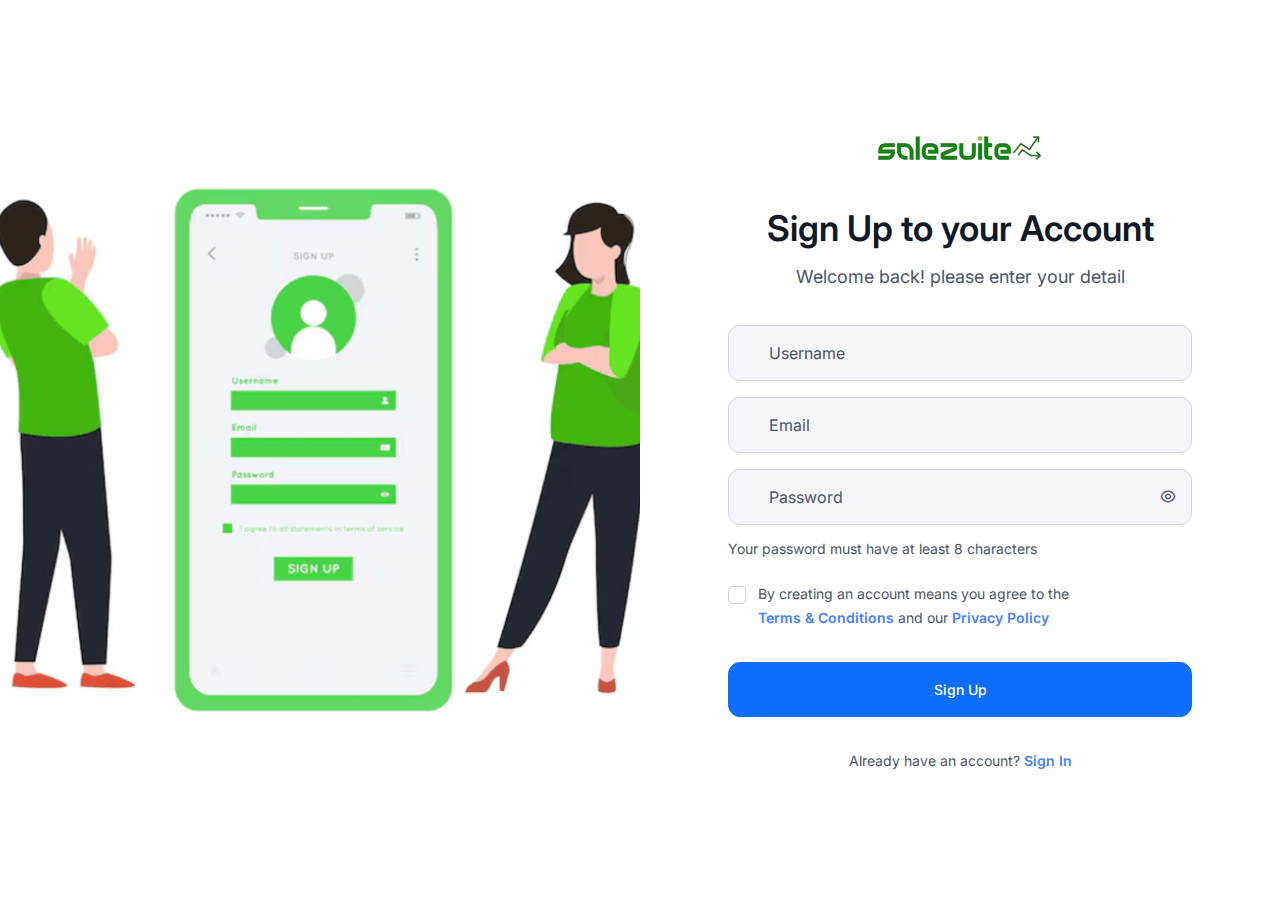
<file: sign-up.html>
<!-- meta tags and other links -->
<!DOCTYPE html>
<html lang="en" data-theme="light">

<head>
    <meta charset="UTF-8">
    <meta name="viewport" content="width=device-width, initial-scale=1.0">
    <title>Invoice</title>
    <!-- <link rel="icon" type="image/png" href="assets/images/favicon.png" sizes="16x16"> -->
     <link rel="icon" type="image/png" href="assets/images/logo.png" sizes="50x50">
    <!-- remix icon font css  -->
    <link rel="stylesheet" href="assets/css/remixicon.css">
    <!-- BootStrap css -->
    <link rel="stylesheet" href="assets/css/lib/bootstrap.min.css">
    <!-- Apex Chart css -->
    <link rel="stylesheet" href="assets/css/lib/apexcharts.css">
    <!-- Data Table css -->
    <link rel="stylesheet" href="assets/css/lib/dataTables.min.css">
    <!-- Text Editor css -->
    <link rel="stylesheet" href="assets/css/lib/editor-katex.min.css">
    <link rel="stylesheet" href="assets/css/lib/editor.atom-one-dark.min.css">
    <link rel="stylesheet" href="assets/css/lib/editor.quill.snow.css">
    <!-- Date picker css -->
    <link rel="stylesheet" href="assets/css/lib/flatpickr.min.css">
    <!-- Calendar css -->
    <link rel="stylesheet" href="assets/css/lib/full-calendar.css">
    <!-- Vector Map css -->
    <link rel="stylesheet" href="assets/css/lib/jquery-jvectormap-2.0.5.css">
    <!-- Popup css -->
    <link rel="stylesheet" href="assets/css/lib/magnific-popup.css">
    <!-- Slick Slider css -->
    <link rel="stylesheet" href="assets/css/lib/slick.css">
    <!-- prism css -->
    <link rel="stylesheet" href="assets/css/lib/prism.css">
    <!-- file upload css -->
    <link rel="stylesheet" href="assets/css/lib/file-upload.css">

    <link rel="stylesheet" href="assets/css/lib/audioplayer.css">
    <!-- main css -->
    <link rel="stylesheet" href="assets/css/style.css">
    
<style>

/* Default (light mode) */
.sidebar-menu li > a {
  transition: all 0.2s ease;
  color: #333; /* dark gray text */
}

.sidebar-menu li > a:hover {
  color: #089404; /* green on hover */
}

.sidebar-menu li > a.active-page {
  background-color: #089404;
  color: #fff;
}

.sidebar-menu li > a.active-page:hover {
  color: #fff;
}

/* Dark mode adjustments */
[data-theme="dark"] .sidebar-menu li > a {
  color: #ccc; /* light gray for better contrast */
}

[data-theme="dark"] .sidebar-menu li > a:hover {
  color: #9fff9f; /* soft green on hover in dark mode */
}

[data-theme="dark"] .sidebar-menu li > a.active-page {
  background-color: #089404;
  color: #fff;
}

[data-theme="dark"] .sidebar-menu li > a.active-page:hover {
  color: #fff;
}


  /* When in light mode, apply soft green background */
  html[data-theme="light"] body {
    background-color: #e5fae5;
  }

  /* When in dark mode, use dark background */
  html[data-theme="dark"] body {
    background-color: #121212;
  }
  .sidebar-menu .sidebar-submenu li.active-page > a {
  color: #000; /* black */
}

</style>
</head>

<body style="background-color: 	#e5fae5;">

    <section class="auth bg-base d-flex flex-wrap">
         <!-- <div class="auth-left d-lg-block d-none">
            <div class="d-flex align-items-center flex-column h-100 justify-content-center">
                <img src="assets/images/auth/invoice.jpg" alt="" class="auth-image">



            </div>
        </div>  -->
        <div class="auth-left d-lg-block d-none">
  <img src="assets/images/auth/sign_up.png" alt="" class="auth-image">
</div>

         
        <style>
            html,
            body {
                height: 100%;
                margin: 0;
               
            }

            .auth {
                min-height: 100vh !important;
                display: flex;
                flex-wrap: wrap;
            }

            .auth-left {
                flex: 1 1 50%;
                display: flex;
                align-items: center;
                justify-content: center;
                overflow: hidden;
                 background-color: #fff !important;
            }

            .auth-left img.auth-image {
                height: 100vh !important;
                width: 100%;
                object-fit: cover;
                display: block;
            }

            .auth-right {
                flex: 1 1 50%;
                padding: 32px 24px;
                display: flex;
                flex-direction: column;
                justify-content: center;
            }
        </style>

        <div class="auth-right py-32 px-24 d-flex flex-column justify-content-center">
            <div class="max-w-464-px mx-auto w-100">
                <div class="text-center">
                    <a href="index.html" class="mb-40 max-w-290-px">
                        <img src="assets/images/logo1.png" alt="">
                    </a>
                    <h4 class="mb-12">Sign Up to your Account</h4>
                    <p class="mb-32 text-secondary-light text-lg">Welcome back! please enter your detail</p>
                </div>
                <form action="#">
                    <div class="icon-field mb-16">
                        <span class="icon top-50 translate-middle-y">
                            <iconify-icon icon="f7:person"></iconify-icon>
                        </span>
                        <input type="text" class="form-control h-56-px bg-neutral-50 radius-12" placeholder="Username">
                    </div>
                    <div class="icon-field mb-16">
                        <span class="icon top-50 translate-middle-y">
                            <iconify-icon icon="mage:email"></iconify-icon>
                        </span>
                        <input type="email" class="form-control h-56-px bg-neutral-50 radius-12" placeholder="Email">
                    </div>
                    <div class="mb-20">
                        <div class="position-relative ">
                            <div class="icon-field">
                                <span class="icon top-50 translate-middle-y">
                                    <iconify-icon icon="solar:lock-password-outline"></iconify-icon>
                                </span>
                                <input type="password" class="form-control h-56-px bg-neutral-50 radius-12"
                                    id="your-password" placeholder="Password">
                            </div>
                            <span
                                class="toggle-password ri-eye-line cursor-pointer position-absolute end-0 top-50 translate-middle-y me-16 text-secondary-light"
                                data-toggle="#your-password"></span>
                        </div>
                        <span class="mt-12 text-sm text-secondary-light">Your password must have at least 8
                            characters</span>
                    </div>
                    <div class="">
                        <div class="d-flex justify-content-between gap-2">
                            <div class="form-check style-check d-flex align-items-start">
                                <input class="form-check-input border border-neutral-300 mt-4" type="checkbox" value=""
                                    id="condition">
                                <label class="form-check-label text-sm" for="condition">
                                    By creating an account means you agree to the
                                    <a href="javascript:void(0)" class="text-primary-600 fw-semibold">Terms &
                                        Conditions</a> and our
                                    <a href="javascript:void(0)" class="text-primary-600 fw-semibold">Privacy Policy</a>
                                </label>
                            </div>

                        </div>
                    </div>

                    <button type="submit" class="btn btn-primary text-sm btn-sm px-12 py-16 w-100 radius-12 mt-32"> Sign
                        Up</button>

                    <!-- <div class="mt-32 center-border-horizontal text-center">
                    <span class="bg-base z-1 px-4">Or sign up with</span>
                </div>
                <div class="mt-32 d-flex align-items-center gap-3">
                    <button type="button" class="fw-semibold text-primary-light py-16 px-24 w-50 border radius-12 text-md d-flex align-items-center justify-content-center gap-12 line-height-1 bg-hover-primary-50"> 
                        <iconify-icon icon="ic:baseline-facebook" class="text-primary-600 text-xl line-height-1"></iconify-icon>
                        Google
                    </button>
                    <button type="button" class="fw-semibold text-primary-light py-16 px-24 w-50 border radius-12 text-md d-flex align-items-center justify-content-center gap-12 line-height-1 bg-hover-primary-50"> 
                        <iconify-icon icon="logos:google-icon" class="text-primary-600 text-xl line-height-1"></iconify-icon>
                        Google
                    </button>
                </div> -->
                    <div class="mt-32 text-center text-sm">
                        <p class="mb-0">Already have an account? <a href="sign-in.html"
                                class="text-primary-600 fw-semibold">Sign In</a></p>
                    </div>

                </form>
            </div>
        </div>
    </section>

    <!-- jQuery library js -->
    <script src="assets/js/lib/jquery-3.7.1.min.js"></script>
    <!-- Bootstrap js -->
    <script src="assets/js/lib/bootstrap.bundle.min.js"></script>
    <!-- Apex Chart js -->
    <script src="assets/js/lib/apexcharts.min.js"></script>
    <!-- Data Table js -->
    <script src="assets/js/lib/dataTables.min.js"></script>
    <!-- Iconify Font js -->
    <script src="assets/js/lib/iconify-icon.min.js"></script>
    <!-- jQuery UI js -->
    <script src="assets/js/lib/jquery-ui.min.js"></script>
    <!-- Vector Map js -->
    <script src="assets/js/lib/jquery-jvectormap-2.0.5.min.js"></script>
    <script src="assets/js/lib/jquery-jvectormap-world-mill-en.js"></script>
    <!-- Popup js -->
    <script src="assets/js/lib/magnifc-popup.min.js"></script>
    <!-- Slick Slider js -->
    <script src="assets/js/lib/slick.min.js"></script>
    <!-- prism js -->
    <script src="assets/js/lib/prism.js"></script>
    <!-- file upload js -->
    <script src="assets/js/lib/file-upload.js"></script>
    <!-- audioplayer -->
    <script src="assets/js/lib/audioplayer.js"></script>

    <!-- main js -->
    <script src="assets/js/app.js"></script>

    <script>
        // ================== Password Show Hide Js Start ==========
        function initializePasswordToggle(toggleSelector) {
            $(toggleSelector).on('click', function () {
                $(this).toggleClass("ri-eye-off-line");
                var input = $($(this).attr("data-toggle"));
                if (input.attr("type") === "password") {
                    input.attr("type", "text");
                } else {
                    input.attr("type", "password");
                }
            });
        }
        // Call the function
        initializePasswordToggle('.toggle-password');
        // ========================= Password Show Hide Js End ===========================
    </script>

</body>

</html>
</file>
<file: assets/css/lib/apexcharts.css>
@keyframes opaque {
  0% {
      opacity: 0
  }

  to {
      opacity: 1
  }
}

@keyframes resizeanim {
  0%,to {
      opacity: 0
  }
}

.apexcharts-canvas {
  position: relative;
  user-select: none
}

.apexcharts-canvas ::-webkit-scrollbar {
  -webkit-appearance: none;
  width: 6px
}

.apexcharts-canvas ::-webkit-scrollbar-thumb {
  border-radius: 4px;
  background-color: rgba(0,0,0,.5);
  box-shadow: 0 0 1px rgba(255,255,255,.5);
  -webkit-box-shadow: 0 0 1px rgba(255,255,255,.5)
}

.apexcharts-inner {
  position: relative
}

.apexcharts-text tspan {
  font-family: inherit
}

.legend-mouseover-inactive {
  transition: .15s ease all;
  opacity: .2
}

.apexcharts-legend-text {
  padding-left: 15px;
  margin-left: -15px;
}

.apexcharts-series-collapsed {
  opacity: 0
}

.apexcharts-tooltip {
  border-radius: 5px;
  box-shadow: 2px 2px 6px -4px #999;
  cursor: default;
  font-size: 14px;
  left: 62px;
  opacity: 0;
  pointer-events: none;
  position: absolute;
  top: 20px;
  display: flex;
  flex-direction: column;
  overflow: hidden;
  white-space: nowrap;
  z-index: 12;
  transition: .15s ease all
}

.apexcharts-tooltip.apexcharts-active {
  opacity: 1;
  transition: .15s ease all
}

.apexcharts-tooltip.apexcharts-theme-light {
  border: 1px solid #e3e3e3;
  background: rgba(255,255,255,.96)
}

.apexcharts-tooltip.apexcharts-theme-dark {
  color: #fff;
  background: rgba(30,30,30,.8)
}

.apexcharts-tooltip * {
  font-family: inherit
}

.apexcharts-tooltip-title {
  padding: 6px;
  font-size: 15px;
  margin-bottom: 4px
}

.apexcharts-tooltip.apexcharts-theme-light .apexcharts-tooltip-title {
  background: #eceff1;
  border-bottom: 1px solid #ddd
}

.apexcharts-tooltip.apexcharts-theme-dark .apexcharts-tooltip-title {
  background: rgba(0,0,0,.7);
  border-bottom: 1px solid #333
}

.apexcharts-tooltip-text-goals-value,.apexcharts-tooltip-text-y-value,.apexcharts-tooltip-text-z-value {
  display: inline-block;
  margin-left: 5px;
  font-weight: 600
}

.apexcharts-tooltip-text-goals-label:empty,.apexcharts-tooltip-text-goals-value:empty,.apexcharts-tooltip-text-y-label:empty,.apexcharts-tooltip-text-y-value:empty,.apexcharts-tooltip-text-z-value:empty,.apexcharts-tooltip-title:empty {
  display: none
}

.apexcharts-tooltip-text-goals-label,.apexcharts-tooltip-text-goals-value {
  padding: 6px 0 5px
}

.apexcharts-tooltip-goals-group,.apexcharts-tooltip-text-goals-label,.apexcharts-tooltip-text-goals-value {
  display: flex
}

.apexcharts-tooltip-text-goals-label:not(:empty),.apexcharts-tooltip-text-goals-value:not(:empty) {
  margin-top: -6px
}

.apexcharts-tooltip-marker {
  width: 12px;
  height: 12px;
  position: relative;
  top: 0;
  margin-right: 10px;
  border-radius: 50%
}

.apexcharts-tooltip-series-group {
  padding: 0 10px;
  display: none;
  text-align: left;
  justify-content: left;
  align-items: center
}

.apexcharts-tooltip-series-group.apexcharts-active .apexcharts-tooltip-marker {
  opacity: 1
}

.apexcharts-tooltip-series-group.apexcharts-active,.apexcharts-tooltip-series-group:last-child {
  padding-bottom: 4px
}

.apexcharts-tooltip-series-group-hidden {
  opacity: 0;
  height: 0;
  line-height: 0;
  padding: 0!important
}

.apexcharts-tooltip-y-group {
  padding: 6px 0 5px
}

.apexcharts-custom-tooltip,.apexcharts-tooltip-box {
  padding: 4px 8px
}

.apexcharts-tooltip-boxPlot {
  display: flex;
  flex-direction: column-reverse
}

.apexcharts-tooltip-box>div {
  margin: 4px 0
}

.apexcharts-tooltip-box span.value {
  font-weight: 700
}

.apexcharts-tooltip-rangebar {
  padding: 5px 8px
}

.apexcharts-tooltip-rangebar .category {
  font-weight: 600;
  color: #777
}

.apexcharts-tooltip-rangebar .series-name {
  font-weight: 700;
  display: block;
  margin-bottom: 5px
}

.apexcharts-xaxistooltip,.apexcharts-yaxistooltip {
  opacity: 0;
  pointer-events: none;
  color: #373d3f;
  font-size: 13px;
  text-align: center;
  border-radius: 2px;
  position: absolute;
  z-index: 10;
  background: #eceff1;
  border: 1px solid #90a4ae
}

.apexcharts-xaxistooltip {
  padding: 9px 10px;
  transition: .15s ease all
}

.apexcharts-xaxistooltip.apexcharts-theme-dark {
  background: rgba(0,0,0,.7);
  border: 1px solid rgba(0,0,0,.5);
  color: #fff
}

.apexcharts-xaxistooltip:after,.apexcharts-xaxistooltip:before {
  left: 50%;
  border: solid transparent;
  content: " ";
  height: 0;
  width: 0;
  position: absolute;
  pointer-events: none
}

.apexcharts-xaxistooltip:after {
  border-color: transparent;
  border-width: 6px;
  margin-left: -6px
}

.apexcharts-xaxistooltip:before {
  border-color: transparent;
  border-width: 7px;
  margin-left: -7px
}

.apexcharts-xaxistooltip-bottom:after,.apexcharts-xaxistooltip-bottom:before {
  bottom: 100%
}

.apexcharts-xaxistooltip-top:after,.apexcharts-xaxistooltip-top:before {
  top: 100%
}

.apexcharts-xaxistooltip-bottom:after {
  border-bottom-color: #eceff1
}

.apexcharts-xaxistooltip-bottom:before {
  border-bottom-color: #90a4ae
}

.apexcharts-xaxistooltip-bottom.apexcharts-theme-dark:after,.apexcharts-xaxistooltip-bottom.apexcharts-theme-dark:before {
  border-bottom-color: rgba(0,0,0,.5)
}

.apexcharts-xaxistooltip-top:after {
  border-top-color: #eceff1
}

.apexcharts-xaxistooltip-top:before {
  border-top-color: #90a4ae
}

.apexcharts-xaxistooltip-top.apexcharts-theme-dark:after,.apexcharts-xaxistooltip-top.apexcharts-theme-dark:before {
  border-top-color: rgba(0,0,0,.5)
}

.apexcharts-xaxistooltip.apexcharts-active {
  opacity: 1;
  transition: .15s ease all
}

.apexcharts-yaxistooltip {
  padding: 4px 10px
}

.apexcharts-yaxistooltip.apexcharts-theme-dark {
  background: rgba(0,0,0,.7);
  border: 1px solid rgba(0,0,0,.5);
  color: #fff
}

.apexcharts-yaxistooltip:after,.apexcharts-yaxistooltip:before {
  top: 50%;
  border: solid transparent;
  content: " ";
  height: 0;
  width: 0;
  position: absolute;
  pointer-events: none
}

.apexcharts-yaxistooltip:after {
  border-color: transparent;
  border-width: 6px;
  margin-top: -6px
}

.apexcharts-yaxistooltip:before {
  border-color: transparent;
  border-width: 7px;
  margin-top: -7px
}

.apexcharts-yaxistooltip-left:after,.apexcharts-yaxistooltip-left:before {
  left: 100%
}

.apexcharts-yaxistooltip-right:after,.apexcharts-yaxistooltip-right:before {
  right: 100%
}

.apexcharts-yaxistooltip-left:after {
  border-left-color: #eceff1
}

.apexcharts-yaxistooltip-left:before {
  border-left-color: #90a4ae
}

.apexcharts-yaxistooltip-left.apexcharts-theme-dark:after,.apexcharts-yaxistooltip-left.apexcharts-theme-dark:before {
  border-left-color: rgba(0,0,0,.5)
}

.apexcharts-yaxistooltip-right:after {
  border-right-color: #eceff1
}

.apexcharts-yaxistooltip-right:before {
  border-right-color: #90a4ae
}

.apexcharts-yaxistooltip-right.apexcharts-theme-dark:after,.apexcharts-yaxistooltip-right.apexcharts-theme-dark:before {
  border-right-color: rgba(0,0,0,.5)
}

.apexcharts-yaxistooltip.apexcharts-active {
  opacity: 1
}

.apexcharts-yaxistooltip-hidden {
  display: none
}

.apexcharts-xcrosshairs,.apexcharts-ycrosshairs {
  pointer-events: none;
  opacity: 0;
  transition: .15s ease all
}

.apexcharts-xcrosshairs.apexcharts-active,.apexcharts-ycrosshairs.apexcharts-active {
  opacity: 1;
  transition: .15s ease all
}

.apexcharts-ycrosshairs-hidden {
  opacity: 0
}

.apexcharts-selection-rect {
  cursor: move
}

.svg_select_boundingRect,.svg_select_points_rot {
  pointer-events: none;
  opacity: 0;
  visibility: hidden
}

.apexcharts-selection-rect+g .svg_select_boundingRect,.apexcharts-selection-rect+g .svg_select_points_rot {
  opacity: 0;
  visibility: hidden
}

.apexcharts-selection-rect+g .svg_select_points_l,.apexcharts-selection-rect+g .svg_select_points_r {
  cursor: ew-resize;
  opacity: 1;
  visibility: visible
}

.svg_select_points {
  fill: #efefef;
  stroke: #333;
  rx: 2
}

.apexcharts-svg.apexcharts-zoomable.hovering-zoom {
  cursor: crosshair
}

.apexcharts-svg.apexcharts-zoomable.hovering-pan {
  cursor: move
}

.apexcharts-menu-icon,.apexcharts-pan-icon,.apexcharts-reset-icon,.apexcharts-selection-icon,.apexcharts-toolbar-custom-icon,.apexcharts-zoom-icon,.apexcharts-zoomin-icon,.apexcharts-zoomout-icon {
  cursor: pointer;
  width: 20px;
  height: 20px;
  line-height: 24px;
  color: #6e8192;
  text-align: center
}

.apexcharts-menu-icon svg,.apexcharts-reset-icon svg,.apexcharts-zoom-icon svg,.apexcharts-zoomin-icon svg,.apexcharts-zoomout-icon svg {
  fill: #6e8192
}

.apexcharts-selection-icon svg {
  fill: #444;
  transform: scale(.76)
}

.apexcharts-theme-dark .apexcharts-menu-icon svg,.apexcharts-theme-dark .apexcharts-pan-icon svg,.apexcharts-theme-dark .apexcharts-reset-icon svg,.apexcharts-theme-dark .apexcharts-selection-icon svg,.apexcharts-theme-dark .apexcharts-toolbar-custom-icon svg,.apexcharts-theme-dark .apexcharts-zoom-icon svg,.apexcharts-theme-dark .apexcharts-zoomin-icon svg,.apexcharts-theme-dark .apexcharts-zoomout-icon svg {
  fill: #f3f4f5
}

.apexcharts-canvas .apexcharts-reset-zoom-icon.apexcharts-selected svg,.apexcharts-canvas .apexcharts-selection-icon.apexcharts-selected svg,.apexcharts-canvas .apexcharts-zoom-icon.apexcharts-selected svg {
  fill: #008ffb
}

.apexcharts-theme-light .apexcharts-menu-icon:hover svg,.apexcharts-theme-light .apexcharts-reset-icon:hover svg,.apexcharts-theme-light .apexcharts-selection-icon:not(.apexcharts-selected):hover svg,.apexcharts-theme-light .apexcharts-zoom-icon:not(.apexcharts-selected):hover svg,.apexcharts-theme-light .apexcharts-zoomin-icon:hover svg,.apexcharts-theme-light .apexcharts-zoomout-icon:hover svg {
  fill: #333
}

.apexcharts-menu-icon,.apexcharts-selection-icon {
  position: relative
}

.apexcharts-reset-icon {
  margin-left: 5px
}

.apexcharts-menu-icon,.apexcharts-reset-icon,.apexcharts-zoom-icon {
  transform: scale(.85)
}

.apexcharts-zoomin-icon,.apexcharts-zoomout-icon {
  transform: scale(.7)
}

.apexcharts-zoomout-icon {
  margin-right: 3px
}

.apexcharts-pan-icon {
  transform: scale(.62);
  position: relative;
  left: 1px;
  top: 0
}

.apexcharts-pan-icon svg {
  fill: #fff;
  stroke: #6e8192;
  stroke-width: 2
}

.apexcharts-pan-icon.apexcharts-selected svg {
  stroke: #008ffb
}

.apexcharts-pan-icon:not(.apexcharts-selected):hover svg {
  stroke: #333
}

.apexcharts-toolbar {
  position: absolute;
  z-index: 11;
  max-width: 176px;
  text-align: right;
  border-radius: 3px;
  padding: 0 6px 2px;
  display: flex;
  justify-content: space-between;
  align-items: center
}

.apexcharts-menu {
  background: #fff;
  position: absolute;
  top: 100%;
  border: 1px solid #ddd;
  border-radius: 3px;
  padding: 3px;
  right: 10px;
  opacity: 0;
  min-width: 110px;
  transition: .15s ease all;
  pointer-events: none
}

.apexcharts-menu.apexcharts-menu-open {
  opacity: 1;
  pointer-events: all;
  transition: .15s ease all
}

.apexcharts-menu-item {
  padding: 6px 7px;
  font-size: 12px;
  cursor: pointer
}

.apexcharts-theme-light .apexcharts-menu-item:hover {
  background: #eee
}

.apexcharts-theme-dark .apexcharts-menu {
  background: rgba(0,0,0,.7);
  color: #fff
}

@media screen and (min-width:768px) {
  .apexcharts-canvas:hover .apexcharts-toolbar {
      opacity: 1
  }
}

.apexcharts-canvas .apexcharts-element-hidden,.apexcharts-datalabel.apexcharts-element-hidden,.apexcharts-hide .apexcharts-series-points {
  opacity: 0
}

.apexcharts-hidden-element-shown {
  opacity: 1;
  transition: 0.25s ease all;
}
.apexcharts-datalabel,.apexcharts-datalabel-label,.apexcharts-datalabel-value,.apexcharts-datalabels,.apexcharts-pie-label {
  cursor: default;
  pointer-events: none
}

.apexcharts-pie-label-delay {
  opacity: 0;
  animation-name: opaque;
  animation-duration: .3s;
  animation-fill-mode: forwards;
  animation-timing-function: ease
}

.apexcharts-annotation-rect,.apexcharts-area-series .apexcharts-area,.apexcharts-area-series .apexcharts-series-markers .apexcharts-marker.no-pointer-events,.apexcharts-gridline,.apexcharts-line,.apexcharts-line-series .apexcharts-series-markers .apexcharts-marker.no-pointer-events,.apexcharts-point-annotation-label,.apexcharts-radar-series path,.apexcharts-radar-series polygon,.apexcharts-toolbar svg,.apexcharts-tooltip .apexcharts-marker,.apexcharts-xaxis-annotation-label,.apexcharts-yaxis-annotation-label,.apexcharts-zoom-rect {
  pointer-events: none
}

.apexcharts-marker {
  transition: .15s ease all
}

.resize-triggers {
  animation: 1ms resizeanim;
  visibility: hidden;
  opacity: 0;
  height: 100%;
  width: 100%;
  overflow: hidden
}

.contract-trigger:before,.resize-triggers,.resize-triggers>div {
  content: " ";
  display: block;
  position: absolute;
  top: 0;
  left: 0
}

.resize-triggers>div {
  height: 100%;
  width: 100%;
  background: #eee;
  overflow: auto
}

.contract-trigger:before {
  overflow: hidden;
  width: 200%;
  height: 200%
}
</file>
<file: assets/css/lib/editor.quill.snow.css>
/*!
 * Quill Editor v2.0.2
 * https://quilljs.com
 * Copyright (c) 2017-2024, Slab
 * Copyright (c) 2014, Jason Chen
 * Copyright (c) 2013, salesforce.com
 */
 .ql-container{box-sizing:border-box;font-family:Helvetica,Arial,sans-serif;font-size:13px;height:100%;margin:0;position:relative}.ql-container.ql-disabled .ql-tooltip{visibility:hidden}.ql-container:not(.ql-disabled) li[data-list=checked] > .ql-ui,.ql-container:not(.ql-disabled) li[data-list=unchecked] > .ql-ui{cursor:pointer}.ql-clipboard{left:-100000px;height:1px;overflow-y:hidden;position:absolute;top:50%}.ql-clipboard p{margin:0;padding:0}.ql-editor{box-sizing:border-box;counter-reset:list-0 list-1 list-2 list-3 list-4 list-5 list-6 list-7 list-8 list-9;line-height:1.42;height:100%;outline:none;overflow-y:auto;padding:12px 15px;tab-size:4;-moz-tab-size:4;text-align:left;white-space:pre-wrap;word-wrap:break-word}.ql-editor > *{cursor:text}.ql-editor p,.ql-editor ol,.ql-editor pre,.ql-editor blockquote,.ql-editor h1,.ql-editor h2,.ql-editor h3,.ql-editor h4,.ql-editor h5,.ql-editor h6{margin:0;padding:0}@supports (counter-set:none){.ql-editor p,.ql-editor h1,.ql-editor h2,.ql-editor h3,.ql-editor h4,.ql-editor h5,.ql-editor h6{counter-set:list-0 list-1 list-2 list-3 list-4 list-5 list-6 list-7 list-8 list-9}}@supports not (counter-set:none){.ql-editor p,.ql-editor h1,.ql-editor h2,.ql-editor h3,.ql-editor h4,.ql-editor h5,.ql-editor h6{counter-reset:list-0 list-1 list-2 list-3 list-4 list-5 list-6 list-7 list-8 list-9}}.ql-editor table{border-collapse:collapse}.ql-editor td{border:1px solid #000;padding:2px 5px}.ql-editor ol{padding-left:1.5em}.ql-editor li{list-style-type:none;padding-left:1.5em;position:relative}.ql-editor li > .ql-ui:before{display:inline-block;margin-left:-1.5em;margin-right:.3em;text-align:right;white-space:nowrap;width:1.2em}.ql-editor li[data-list=checked] > .ql-ui,.ql-editor li[data-list=unchecked] > .ql-ui{color:#777}.ql-editor li[data-list=bullet] > .ql-ui:before{content:'\2022'}.ql-editor li[data-list=checked] > .ql-ui:before{content:'\2611'}.ql-editor li[data-list=unchecked] > .ql-ui:before{content:'\2610'}@supports (counter-set:none){.ql-editor li[data-list]{counter-set:list-1 list-2 list-3 list-4 list-5 list-6 list-7 list-8 list-9}}@supports not (counter-set:none){.ql-editor li[data-list]{counter-reset:list-1 list-2 list-3 list-4 list-5 list-6 list-7 list-8 list-9}}.ql-editor li[data-list=ordered]{counter-increment:list-0}.ql-editor li[data-list=ordered] > .ql-ui:before{content:counter(list-0, decimal) '. '}.ql-editor li[data-list=ordered].ql-indent-1{counter-increment:list-1}.ql-editor li[data-list=ordered].ql-indent-1 > .ql-ui:before{content:counter(list-1, lower-alpha) '. '}@supports (counter-set:none){.ql-editor li[data-list].ql-indent-1{counter-set:list-2 list-3 list-4 list-5 list-6 list-7 list-8 list-9}}@supports not (counter-set:none){.ql-editor li[data-list].ql-indent-1{counter-reset:list-2 list-3 list-4 list-5 list-6 list-7 list-8 list-9}}.ql-editor li[data-list=ordered].ql-indent-2{counter-increment:list-2}.ql-editor li[data-list=ordered].ql-indent-2 > .ql-ui:before{content:counter(list-2, lower-roman) '. '}@supports (counter-set:none){.ql-editor li[data-list].ql-indent-2{counter-set:list-3 list-4 list-5 list-6 list-7 list-8 list-9}}@supports not (counter-set:none){.ql-editor li[data-list].ql-indent-2{counter-reset:list-3 list-4 list-5 list-6 list-7 list-8 list-9}}.ql-editor li[data-list=ordered].ql-indent-3{counter-increment:list-3}.ql-editor li[data-list=ordered].ql-indent-3 > .ql-ui:before{content:counter(list-3, decimal) '. '}@supports (counter-set:none){.ql-editor li[data-list].ql-indent-3{counter-set:list-4 list-5 list-6 list-7 list-8 list-9}}@supports not (counter-set:none){.ql-editor li[data-list].ql-indent-3{counter-reset:list-4 list-5 list-6 list-7 list-8 list-9}}.ql-editor li[data-list=ordered].ql-indent-4{counter-increment:list-4}.ql-editor li[data-list=ordered].ql-indent-4 > .ql-ui:before{content:counter(list-4, lower-alpha) '. '}@supports (counter-set:none){.ql-editor li[data-list].ql-indent-4{counter-set:list-5 list-6 list-7 list-8 list-9}}@supports not (counter-set:none){.ql-editor li[data-list].ql-indent-4{counter-reset:list-5 list-6 list-7 list-8 list-9}}.ql-editor li[data-list=ordered].ql-indent-5{counter-increment:list-5}.ql-editor li[data-list=ordered].ql-indent-5 > .ql-ui:before{content:counter(list-5, lower-roman) '. '}@supports (counter-set:none){.ql-editor li[data-list].ql-indent-5{counter-set:list-6 list-7 list-8 list-9}}@supports not (counter-set:none){.ql-editor li[data-list].ql-indent-5{counter-reset:list-6 list-7 list-8 list-9}}.ql-editor li[data-list=ordered].ql-indent-6{counter-increment:list-6}.ql-editor li[data-list=ordered].ql-indent-6 > .ql-ui:before{content:counter(list-6, decimal) '. '}@supports (counter-set:none){.ql-editor li[data-list].ql-indent-6{counter-set:list-7 list-8 list-9}}@supports not (counter-set:none){.ql-editor li[data-list].ql-indent-6{counter-reset:list-7 list-8 list-9}}.ql-editor li[data-list=ordered].ql-indent-7{counter-increment:list-7}.ql-editor li[data-list=ordered].ql-indent-7 > .ql-ui:before{content:counter(list-7, lower-alpha) '. '}@supports (counter-set:none){.ql-editor li[data-list].ql-indent-7{counter-set:list-8 list-9}}@supports not (counter-set:none){.ql-editor li[data-list].ql-indent-7{counter-reset:list-8 list-9}}.ql-editor li[data-list=ordered].ql-indent-8{counter-increment:list-8}.ql-editor li[data-list=ordered].ql-indent-8 > .ql-ui:before{content:counter(list-8, lower-roman) '. '}@supports (counter-set:none){.ql-editor li[data-list].ql-indent-8{counter-set:list-9}}@supports not (counter-set:none){.ql-editor li[data-list].ql-indent-8{counter-reset:list-9}}.ql-editor li[data-list=ordered].ql-indent-9{counter-increment:list-9}.ql-editor li[data-list=ordered].ql-indent-9 > .ql-ui:before{content:counter(list-9, decimal) '. '}.ql-editor .ql-indent-1:not(.ql-direction-rtl){padding-left:3em}.ql-editor li.ql-indent-1:not(.ql-direction-rtl){padding-left:4.5em}.ql-editor .ql-indent-1.ql-direction-rtl.ql-align-right{padding-right:3em}.ql-editor li.ql-indent-1.ql-direction-rtl.ql-align-right{padding-right:4.5em}.ql-editor .ql-indent-2:not(.ql-direction-rtl){padding-left:6em}.ql-editor li.ql-indent-2:not(.ql-direction-rtl){padding-left:7.5em}.ql-editor .ql-indent-2.ql-direction-rtl.ql-align-right{padding-right:6em}.ql-editor li.ql-indent-2.ql-direction-rtl.ql-align-right{padding-right:7.5em}.ql-editor .ql-indent-3:not(.ql-direction-rtl){padding-left:9em}.ql-editor li.ql-indent-3:not(.ql-direction-rtl){padding-left:10.5em}.ql-editor .ql-indent-3.ql-direction-rtl.ql-align-right{padding-right:9em}.ql-editor li.ql-indent-3.ql-direction-rtl.ql-align-right{padding-right:10.5em}.ql-editor .ql-indent-4:not(.ql-direction-rtl){padding-left:12em}.ql-editor li.ql-indent-4:not(.ql-direction-rtl){padding-left:13.5em}.ql-editor .ql-indent-4.ql-direction-rtl.ql-align-right{padding-right:12em}.ql-editor li.ql-indent-4.ql-direction-rtl.ql-align-right{padding-right:13.5em}.ql-editor .ql-indent-5:not(.ql-direction-rtl){padding-left:15em}.ql-editor li.ql-indent-5:not(.ql-direction-rtl){padding-left:16.5em}.ql-editor .ql-indent-5.ql-direction-rtl.ql-align-right{padding-right:15em}.ql-editor li.ql-indent-5.ql-direction-rtl.ql-align-right{padding-right:16.5em}.ql-editor .ql-indent-6:not(.ql-direction-rtl){padding-left:18em}.ql-editor li.ql-indent-6:not(.ql-direction-rtl){padding-left:19.5em}.ql-editor .ql-indent-6.ql-direction-rtl.ql-align-right{padding-right:18em}.ql-editor li.ql-indent-6.ql-direction-rtl.ql-align-right{padding-right:19.5em}.ql-editor .ql-indent-7:not(.ql-direction-rtl){padding-left:21em}.ql-editor li.ql-indent-7:not(.ql-direction-rtl){padding-left:22.5em}.ql-editor .ql-indent-7.ql-direction-rtl.ql-align-right{padding-right:21em}.ql-editor li.ql-indent-7.ql-direction-rtl.ql-align-right{padding-right:22.5em}.ql-editor .ql-indent-8:not(.ql-direction-rtl){padding-left:24em}.ql-editor li.ql-indent-8:not(.ql-direction-rtl){padding-left:25.5em}.ql-editor .ql-indent-8.ql-direction-rtl.ql-align-right{padding-right:24em}.ql-editor li.ql-indent-8.ql-direction-rtl.ql-align-right{padding-right:25.5em}.ql-editor .ql-indent-9:not(.ql-direction-rtl){padding-left:27em}.ql-editor li.ql-indent-9:not(.ql-direction-rtl){padding-left:28.5em}.ql-editor .ql-indent-9.ql-direction-rtl.ql-align-right{padding-right:27em}.ql-editor li.ql-indent-9.ql-direction-rtl.ql-align-right{padding-right:28.5em}.ql-editor li.ql-direction-rtl{padding-right:1.5em}.ql-editor li.ql-direction-rtl > .ql-ui:before{margin-left:.3em;margin-right:-1.5em;text-align:left}.ql-editor table{table-layout:fixed;width:100%}.ql-editor table td{outline:none}.ql-editor .ql-code-block-container{font-family:monospace}.ql-editor .ql-video{display:block;max-width:100%}.ql-editor .ql-video.ql-align-center{margin:0 auto}.ql-editor .ql-video.ql-align-right{margin:0 0 0 auto}.ql-editor .ql-bg-black{background-color:#000}.ql-editor .ql-bg-red{background-color:#e60000}.ql-editor .ql-bg-orange{background-color:#f90}.ql-editor .ql-bg-yellow{background-color:#ff0}.ql-editor .ql-bg-green{background-color:#008a00}.ql-editor .ql-bg-blue{background-color:#06c}.ql-editor .ql-bg-purple{background-color:#93f}.ql-editor .ql-color-white{color:#fff}.ql-editor .ql-color-red{color:#e60000}.ql-editor .ql-color-orange{color:#f90}.ql-editor .ql-color-yellow{color:#ff0}.ql-editor .ql-color-green{color:#008a00}.ql-editor .ql-color-blue{color:#06c}.ql-editor .ql-color-purple{color:#93f}.ql-editor .ql-font-serif{font-family:Georgia,Times New Roman,serif}.ql-editor .ql-font-monospace{font-family:Monaco,Courier New,monospace}.ql-editor .ql-size-small{font-size:.75em}.ql-editor .ql-size-large{font-size:1.5em}.ql-editor .ql-size-huge{font-size:2.5em}.ql-editor .ql-direction-rtl{direction:rtl;text-align:inherit}.ql-editor .ql-align-center{text-align:center}.ql-editor .ql-align-justify{text-align:justify}.ql-editor .ql-align-right{text-align:right}.ql-editor .ql-ui{position:absolute}.ql-editor.ql-blank::before{color:rgba(0,0,0,0.6);content:attr(data-placeholder);font-style:italic;left:15px;pointer-events:none;position:absolute;right:15px}.ql-snow.ql-toolbar:after,.ql-snow .ql-toolbar:after{clear:both;content:'';display:table}.ql-snow.ql-toolbar button,.ql-snow .ql-toolbar button{background:none;border:none;cursor:pointer;display:inline-block;float:left;height:24px;padding:3px 5px;width:28px}.ql-snow.ql-toolbar button svg,.ql-snow .ql-toolbar button svg{float:left;height:100%}.ql-snow.ql-toolbar button:active:hover,.ql-snow .ql-toolbar button:active:hover{outline:none}.ql-snow.ql-toolbar input.ql-image[type=file],.ql-snow .ql-toolbar input.ql-image[type=file]{display:none}.ql-snow.ql-toolbar button:hover,.ql-snow .ql-toolbar button:hover,.ql-snow.ql-toolbar button:focus,.ql-snow .ql-toolbar button:focus,.ql-snow.ql-toolbar button.ql-active,.ql-snow .ql-toolbar button.ql-active,.ql-snow.ql-toolbar .ql-picker-label:hover,.ql-snow .ql-toolbar .ql-picker-label:hover,.ql-snow.ql-toolbar .ql-picker-label.ql-active,.ql-snow .ql-toolbar .ql-picker-label.ql-active,.ql-snow.ql-toolbar .ql-picker-item:hover,.ql-snow .ql-toolbar .ql-picker-item:hover,.ql-snow.ql-toolbar .ql-picker-item.ql-selected,.ql-snow .ql-toolbar .ql-picker-item.ql-selected{color:#06c}.ql-snow.ql-toolbar button:hover .ql-fill,.ql-snow .ql-toolbar button:hover .ql-fill,.ql-snow.ql-toolbar button:focus .ql-fill,.ql-snow .ql-toolbar button:focus .ql-fill,.ql-snow.ql-toolbar button.ql-active .ql-fill,.ql-snow .ql-toolbar button.ql-active .ql-fill,.ql-snow.ql-toolbar .ql-picker-label:hover .ql-fill,.ql-snow .ql-toolbar .ql-picker-label:hover .ql-fill,.ql-snow.ql-toolbar .ql-picker-label.ql-active .ql-fill,.ql-snow .ql-toolbar .ql-picker-label.ql-active .ql-fill,.ql-snow.ql-toolbar .ql-picker-item:hover .ql-fill,.ql-snow .ql-toolbar .ql-picker-item:hover .ql-fill,.ql-snow.ql-toolbar .ql-picker-item.ql-selected .ql-fill,.ql-snow .ql-toolbar .ql-picker-item.ql-selected .ql-fill,.ql-snow.ql-toolbar button:hover .ql-stroke.ql-fill,.ql-snow .ql-toolbar button:hover .ql-stroke.ql-fill,.ql-snow.ql-toolbar button:focus .ql-stroke.ql-fill,.ql-snow .ql-toolbar button:focus .ql-stroke.ql-fill,.ql-snow.ql-toolbar button.ql-active .ql-stroke.ql-fill,.ql-snow .ql-toolbar button.ql-active .ql-stroke.ql-fill,.ql-snow.ql-toolbar .ql-picker-label:hover .ql-stroke.ql-fill,.ql-snow .ql-toolbar .ql-picker-label:hover .ql-stroke.ql-fill,.ql-snow.ql-toolbar .ql-picker-label.ql-active .ql-stroke.ql-fill,.ql-snow .ql-toolbar .ql-picker-label.ql-active .ql-stroke.ql-fill,.ql-snow.ql-toolbar .ql-picker-item:hover .ql-stroke.ql-fill,.ql-snow .ql-toolbar .ql-picker-item:hover .ql-stroke.ql-fill,.ql-snow.ql-toolbar .ql-picker-item.ql-selected .ql-stroke.ql-fill,.ql-snow .ql-toolbar .ql-picker-item.ql-selected .ql-stroke.ql-fill{fill:#06c}.ql-snow.ql-toolbar button:hover .ql-stroke,.ql-snow .ql-toolbar button:hover .ql-stroke,.ql-snow.ql-toolbar button:focus .ql-stroke,.ql-snow .ql-toolbar button:focus .ql-stroke,.ql-snow.ql-toolbar button.ql-active .ql-stroke,.ql-snow .ql-toolbar button.ql-active .ql-stroke,.ql-snow.ql-toolbar .ql-picker-label:hover .ql-stroke,.ql-snow .ql-toolbar .ql-picker-label:hover .ql-stroke,.ql-snow.ql-toolbar .ql-picker-label.ql-active .ql-stroke,.ql-snow .ql-toolbar .ql-picker-label.ql-active .ql-stroke,.ql-snow.ql-toolbar .ql-picker-item:hover .ql-stroke,.ql-snow .ql-toolbar .ql-picker-item:hover .ql-stroke,.ql-snow.ql-toolbar .ql-picker-item.ql-selected .ql-stroke,.ql-snow .ql-toolbar .ql-picker-item.ql-selected .ql-stroke,.ql-snow.ql-toolbar button:hover .ql-stroke-miter,.ql-snow .ql-toolbar button:hover .ql-stroke-miter,.ql-snow.ql-toolbar button:focus .ql-stroke-miter,.ql-snow .ql-toolbar button:focus .ql-stroke-miter,.ql-snow.ql-toolbar button.ql-active .ql-stroke-miter,.ql-snow .ql-toolbar button.ql-active .ql-stroke-miter,.ql-snow.ql-toolbar .ql-picker-label:hover .ql-stroke-miter,.ql-snow .ql-toolbar .ql-picker-label:hover .ql-stroke-miter,.ql-snow.ql-toolbar .ql-picker-label.ql-active .ql-stroke-miter,.ql-snow .ql-toolbar .ql-picker-label.ql-active .ql-stroke-miter,.ql-snow.ql-toolbar .ql-picker-item:hover .ql-stroke-miter,.ql-snow .ql-toolbar .ql-picker-item:hover .ql-stroke-miter,.ql-snow.ql-toolbar .ql-picker-item.ql-selected .ql-stroke-miter,.ql-snow .ql-toolbar .ql-picker-item.ql-selected .ql-stroke-miter{stroke:#06c}@media (pointer:coarse){.ql-snow.ql-toolbar button:hover:not(.ql-active),.ql-snow .ql-toolbar button:hover:not(.ql-active){color:#444}.ql-snow.ql-toolbar button:hover:not(.ql-active) .ql-fill,.ql-snow .ql-toolbar button:hover:not(.ql-active) .ql-fill,.ql-snow.ql-toolbar button:hover:not(.ql-active) .ql-stroke.ql-fill,.ql-snow .ql-toolbar button:hover:not(.ql-active) .ql-stroke.ql-fill{fill:#444}.ql-snow.ql-toolbar button:hover:not(.ql-active) .ql-stroke,.ql-snow .ql-toolbar button:hover:not(.ql-active) .ql-stroke,.ql-snow.ql-toolbar button:hover:not(.ql-active) .ql-stroke-miter,.ql-snow .ql-toolbar button:hover:not(.ql-active) .ql-stroke-miter{stroke:#444}}.ql-snow{box-sizing:border-box}.ql-snow *{box-sizing:border-box}.ql-snow .ql-hidden{display:none}.ql-snow .ql-out-bottom,.ql-snow .ql-out-top{visibility:hidden}.ql-snow .ql-tooltip{position:absolute;transform:translateY(10px)}.ql-snow .ql-tooltip a{cursor:pointer;text-decoration:none}.ql-snow .ql-tooltip.ql-flip{transform:translateY(-10px)}.ql-snow .ql-formats{display:inline-block;vertical-align:middle}.ql-snow .ql-formats:after{clear:both;content:'';display:table}.ql-snow .ql-stroke{fill:none;stroke:#444;stroke-linecap:round;stroke-linejoin:round;stroke-width:2}.ql-snow .ql-stroke-miter{fill:none;stroke:#444;stroke-miterlimit:10;stroke-width:2}.ql-snow .ql-fill,.ql-snow .ql-stroke.ql-fill{fill:#444}.ql-snow .ql-empty{fill:none}.ql-snow .ql-even{fill-rule:evenodd}.ql-snow .ql-thin,.ql-snow .ql-stroke.ql-thin{stroke-width:1}.ql-snow .ql-transparent{opacity:.4}.ql-snow .ql-direction svg:last-child{display:none}.ql-snow .ql-direction.ql-active svg:last-child{display:inline}.ql-snow .ql-direction.ql-active svg:first-child{display:none}.ql-snow .ql-editor h1{font-size:2em}.ql-snow .ql-editor h2{font-size:1.5em}.ql-snow .ql-editor h3{font-size:1.17em}.ql-snow .ql-editor h4{font-size:1em}.ql-snow .ql-editor h5{font-size:.83em}.ql-snow .ql-editor h6{font-size:.67em}.ql-snow .ql-editor a{text-decoration:underline}.ql-snow .ql-editor blockquote{border-left:4px solid #ccc;margin-bottom:5px;margin-top:5px;padding-left:16px}.ql-snow .ql-editor code,.ql-snow .ql-editor .ql-code-block-container{background-color:#f0f0f0;border-radius:3px}.ql-snow .ql-editor .ql-code-block-container{margin-bottom:5px;margin-top:5px;padding:5px 10px}.ql-snow .ql-editor code{font-size:85%;padding:2px 4px}.ql-snow .ql-editor .ql-code-block-container{background-color:#23241f;color:#f8f8f2;overflow:visible}.ql-snow .ql-editor img{max-width:100%}.ql-snow .ql-picker{color:#444;display:inline-block;float:left;font-size:14px;font-weight:500;height:24px;position:relative;vertical-align:middle}.ql-snow .ql-picker-label{cursor:pointer;display:inline-block;height:100%;padding-left:8px;padding-right:2px;position:relative;width:100%}.ql-snow .ql-picker-label::before{display:inline-block;line-height:22px}.ql-snow .ql-picker-options{background-color:#fff;display:none;min-width:100%;padding:4px 8px;position:absolute;white-space:nowrap}.ql-snow .ql-picker-options .ql-picker-item{cursor:pointer;display:block;padding-bottom:5px;padding-top:5px}.ql-snow .ql-picker.ql-expanded .ql-picker-label{color:#ccc;z-index:2}.ql-snow .ql-picker.ql-expanded .ql-picker-label .ql-fill{fill:#ccc}.ql-snow .ql-picker.ql-expanded .ql-picker-label .ql-stroke{stroke:#ccc}.ql-snow .ql-picker.ql-expanded .ql-picker-options{display:block;margin-top:-1px;top:100%;z-index:1}.ql-snow .ql-color-picker,.ql-snow .ql-icon-picker{width:28px}.ql-snow .ql-color-picker .ql-picker-label,.ql-snow .ql-icon-picker .ql-picker-label{padding:2px 4px}.ql-snow .ql-color-picker .ql-picker-label svg,.ql-snow .ql-icon-picker .ql-picker-label svg{right:4px}.ql-snow .ql-icon-picker .ql-picker-options{padding:4px 0}.ql-snow .ql-icon-picker .ql-picker-item{height:24px;width:24px;padding:2px 4px}.ql-snow .ql-color-picker .ql-picker-options{padding:3px 5px;width:152px}.ql-snow .ql-color-picker .ql-picker-item{border:1px solid transparent;float:left;height:16px;margin:2px;padding:0;width:16px}.ql-snow .ql-picker:not(.ql-color-picker):not(.ql-icon-picker) svg{position:absolute;margin-top:-9px;right:0;top:50%;width:18px}.ql-snow .ql-picker.ql-header .ql-picker-label[data-label]:not([data-label=''])::before,.ql-snow .ql-picker.ql-font .ql-picker-label[data-label]:not([data-label=''])::before,.ql-snow .ql-picker.ql-size .ql-picker-label[data-label]:not([data-label=''])::before,.ql-snow .ql-picker.ql-header .ql-picker-item[data-label]:not([data-label=''])::before,.ql-snow .ql-picker.ql-font .ql-picker-item[data-label]:not([data-label=''])::before,.ql-snow .ql-picker.ql-size .ql-picker-item[data-label]:not([data-label=''])::before{content:attr(data-label)}.ql-snow .ql-picker.ql-header{width:98px}.ql-snow .ql-picker.ql-header .ql-picker-label::before,.ql-snow .ql-picker.ql-header .ql-picker-item::before{content:'Normal'}.ql-snow .ql-picker.ql-header .ql-picker-label[data-value="1"]::before,.ql-snow .ql-picker.ql-header .ql-picker-item[data-value="1"]::before{content:'Heading 1'}.ql-snow .ql-picker.ql-header .ql-picker-label[data-value="2"]::before,.ql-snow .ql-picker.ql-header .ql-picker-item[data-value="2"]::before{content:'Heading 2'}.ql-snow .ql-picker.ql-header .ql-picker-label[data-value="3"]::before,.ql-snow .ql-picker.ql-header .ql-picker-item[data-value="3"]::before{content:'Heading 3'}.ql-snow .ql-picker.ql-header .ql-picker-label[data-value="4"]::before,.ql-snow .ql-picker.ql-header .ql-picker-item[data-value="4"]::before{content:'Heading 4'}.ql-snow .ql-picker.ql-header .ql-picker-label[data-value="5"]::before,.ql-snow .ql-picker.ql-header .ql-picker-item[data-value="5"]::before{content:'Heading 5'}.ql-snow .ql-picker.ql-header .ql-picker-label[data-value="6"]::before,.ql-snow .ql-picker.ql-header .ql-picker-item[data-value="6"]::before{content:'Heading 6'}.ql-snow .ql-picker.ql-header .ql-picker-item[data-value="1"]::before{font-size:2em}.ql-snow .ql-picker.ql-header .ql-picker-item[data-value="2"]::before{font-size:1.5em}.ql-snow .ql-picker.ql-header .ql-picker-item[data-value="3"]::before{font-size:1.17em}.ql-snow .ql-picker.ql-header .ql-picker-item[data-value="4"]::before{font-size:1em}.ql-snow .ql-picker.ql-header .ql-picker-item[data-value="5"]::before{font-size:.83em}.ql-snow .ql-picker.ql-header .ql-picker-item[data-value="6"]::before{font-size:.67em}.ql-snow .ql-picker.ql-font{width:108px}.ql-snow .ql-picker.ql-font .ql-picker-label::before,.ql-snow .ql-picker.ql-font .ql-picker-item::before{content:'Sans Serif'}.ql-snow .ql-picker.ql-font .ql-picker-label[data-value=serif]::before,.ql-snow .ql-picker.ql-font .ql-picker-item[data-value=serif]::before{content:'Serif'}.ql-snow .ql-picker.ql-font .ql-picker-label[data-value=monospace]::before,.ql-snow .ql-picker.ql-font .ql-picker-item[data-value=monospace]::before{content:'Monospace'}.ql-snow .ql-picker.ql-font .ql-picker-item[data-value=serif]::before{font-family:Georgia,Times New Roman,serif}.ql-snow .ql-picker.ql-font .ql-picker-item[data-value=monospace]::before{font-family:Monaco,Courier New,monospace}.ql-snow .ql-picker.ql-size{width:98px}.ql-snow .ql-picker.ql-size .ql-picker-label::before,.ql-snow .ql-picker.ql-size .ql-picker-item::before{content:'Normal'}.ql-snow .ql-picker.ql-size .ql-picker-label[data-value=small]::before,.ql-snow .ql-picker.ql-size .ql-picker-item[data-value=small]::before{content:'Small'}.ql-snow .ql-picker.ql-size .ql-picker-label[data-value=large]::before,.ql-snow .ql-picker.ql-size .ql-picker-item[data-value=large]::before{content:'Large'}.ql-snow .ql-picker.ql-size .ql-picker-label[data-value=huge]::before,.ql-snow .ql-picker.ql-size .ql-picker-item[data-value=huge]::before{content:'Huge'}.ql-snow .ql-picker.ql-size .ql-picker-item[data-value=small]::before{font-size:10px}.ql-snow .ql-picker.ql-size .ql-picker-item[data-value=large]::before{font-size:18px}.ql-snow .ql-picker.ql-size .ql-picker-item[data-value=huge]::before{font-size:32px}.ql-snow .ql-color-picker.ql-background .ql-picker-item{background-color:#fff}.ql-snow .ql-color-picker.ql-color .ql-picker-item{background-color:#000}.ql-code-block-container{position:relative}.ql-code-block-container .ql-ui{right:5px;top:5px}.ql-toolbar.ql-snow{border:1px solid #ccc;box-sizing:border-box;font-family:'Helvetica Neue','Helvetica','Arial',sans-serif;padding:8px}.ql-toolbar.ql-snow .ql-formats{margin-right:15px}.ql-toolbar.ql-snow .ql-picker-label{border:1px solid transparent}.ql-toolbar.ql-snow .ql-picker-options{border:1px solid transparent;box-shadow:rgba(0,0,0,0.2) 0 2px 8px}.ql-toolbar.ql-snow .ql-picker.ql-expanded .ql-picker-label{border-color:#ccc}.ql-toolbar.ql-snow .ql-picker.ql-expanded .ql-picker-options{border-color:#ccc}.ql-toolbar.ql-snow .ql-color-picker .ql-picker-item.ql-selected,.ql-toolbar.ql-snow .ql-color-picker .ql-picker-item:hover{border-color:#000}.ql-toolbar.ql-snow + .ql-container.ql-snow{border-top:0}.ql-snow .ql-tooltip{background-color:#fff;border:1px solid #ccc;box-shadow:0 0 5px #ddd;color:#444;padding:5px 12px;white-space:nowrap}.ql-snow .ql-tooltip::before{content:"Visit URL:";line-height:26px;margin-right:8px}.ql-snow .ql-tooltip input[type=text]{display:none;border:1px solid #ccc;font-size:13px;height:26px;margin:0;padding:3px 5px;width:170px}.ql-snow .ql-tooltip a.ql-preview{display:inline-block;max-width:200px;overflow-x:hidden;text-overflow:ellipsis;vertical-align:top}.ql-snow .ql-tooltip a.ql-action::after{border-right:1px solid #ccc;content:'Edit';margin-left:16px;padding-right:8px}.ql-snow .ql-tooltip a.ql-remove::before{content:'Remove';margin-left:8px}.ql-snow .ql-tooltip a{line-height:26px}.ql-snow .ql-tooltip.ql-editing a.ql-preview,.ql-snow .ql-tooltip.ql-editing a.ql-remove{display:none}.ql-snow .ql-tooltip.ql-editing input[type=text]{display:inline-block}.ql-snow .ql-tooltip.ql-editing a.ql-action::after{border-right:0;content:'Save';padding-right:0}.ql-snow .ql-tooltip[data-mode=link]::before{content:"Enter link:"}.ql-snow .ql-tooltip[data-mode=formula]::before{content:"Enter formula:"}.ql-snow .ql-tooltip[data-mode=video]::before{content:"Enter video:"}.ql-snow a{color:#06c}.ql-container.ql-snow{border:1px solid #ccc}

 /*# sourceMappingURL=quill.snow.css.map*/
</file>
<file: assets/css/lib/full-calendar.css>
/*!
 * FullCalendar v1.6.4 Stylesheet
 * Docs & License: http://arshaw.com/fullcalendar/
 * (c) 2013 Adam Shaw
 */
 .fc {
    direction: ltr;
    text-align: left;
  }
  
  .fc table {
    border-collapse: collapse;
    border-spacing: 0;
  }
  
  html .fc,
  .fc table {
    font-size: 1em;
    font-family: "Helvetica Neue", Helvetica;
  }
  
  .fc td,
  .fc th {
    padding: 0;
    vertical-align: top;
  }
  
  /* Header
  ------------------------------------------------------------------------*/
  
  .fc-header td {
    white-space: nowrap;
    padding: 15px 10px 0px;
  }
  
  .fc-header-left {
    width: 25%;
    text-align: left;
  }
  
  .fc-header-center {
    text-align: center;
  }
  
  .fc-header-right {
    width: 25%;
    text-align: right;
  }
  
  .fc-header-title {
    display: inline-block;
    vertical-align: top;
    margin-top: -5px;
  }
  
  .fc-header-title h2 {
    margin-top: 0;
    white-space: nowrap;
    font-size: 32px;
    font-weight: 100;
    margin-bottom: 10px;
  }
  
  .fc .fc-header-space {
    padding-left: 10px;
  }
  
  .fc-header .fc-button {
    margin-bottom: 1em;
    vertical-align: top;
  }
  
  /* buttons edges butting together */
  
  .fc-header .fc-button {
    margin-right: -1px;
  }
  
  .fc-header .fc-corner-right,  /* non-theme */
  .fc-header .ui-corner-right {
    /* theme */
    margin-right: 0; /* back to normal */
  }
  
  /* button layering (for border precedence) */
  
  .fc-header .fc-state-hover,
  .fc-header .ui-state-hover {
    z-index: 2;
  }
  
  .fc-header .fc-state-down {
    z-index: 3;
  }
  
  .fc-header .fc-state-active,
  .fc-header .ui-state-active {
    z-index: 4;
  }
  
  /* Content
  ------------------------------------------------------------------------*/
  
  .fc-content {
    clear: both;
    zoom: 1; /* for IE7, gives accurate coordinates for [un]freezeContentHeight */
  }
  
  .fc-view {
    width: 100%;
    overflow: hidden;
  }
  
  /* Cell Styles
  ------------------------------------------------------------------------*/
  
  /* <th>, usually */
  .fc-widget-content {
    /* <td>, usually */
    border: 1px solid #e5e5e5;
  }
  .fc-widget-header {
    border-bottom: 1px solid #eee;
  }
  .fc-state-highlight {
    /* <td> today cell */ /* TODO: add .fc-today to <th> */
    /* background: #fcf8e3; */
  }
  
  .fc-state-highlight > div > div.fc-day-number {
    background-color: #ff3b30;
    color: #ffffff;
    border-radius: 50%;
    margin: 4px;
  }
  
  .fc-cell-overlay {
    /* semi-transparent rectangle while dragging */
    background: #bce8f1;
    opacity: 0.3;
    filter: alpha(opacity=30); /* for IE */
  }
  
  /* Buttons
  ------------------------------------------------------------------------*/
  
  .fc-button {
    position: relative;
    display: inline-block;
    padding: 0 0.6em;
    overflow: hidden;
    height: 1.9em;
    line-height: 1.9em;
    white-space: nowrap;
    cursor: pointer;
  }
  
  .fc-state-default {
    /* non-theme */
    border: 1px solid;
  }
  
  .fc-state-default.fc-corner-left {
    /* non-theme */
    border-top-left-radius: 4px;
    border-bottom-left-radius: 4px;
  }
  
  .fc-state-default.fc-corner-right {
    /* non-theme */
    border-top-right-radius: 4px;
    border-bottom-right-radius: 4px;
  }
  
  /*
      Our default prev/next buttons use HTML entities like &lsaquo; &rsaquo; &laquo; &raquo;
      and we'll try to make them look good cross-browser.
  */
  
  .fc-text-arrow {
    margin: 0 0.4em;
    font-size: 2em;
    line-height: 23px;
    vertical-align: baseline; /* for IE7 */
  }
  
  .fc-button-prev .fc-text-arrow,
  .fc-button-next .fc-text-arrow {
    /* for &lsaquo; &rsaquo; */
    font-weight: bold;
  }
  
  /* icon (for jquery ui) */
  
  .fc-button .fc-icon-wrap {
    position: relative;
    float: left;
    top: 50%;
  }
  
  .fc-button .ui-icon {
    position: relative;
    float: left;
    margin-top: -50%;
    margin-top: 0;
    top: -50%;
  }
  
  .fc-state-default {
    border-color: #ff3b30;
    color: #ff3b30;
  }
  .fc-button-month.fc-state-default,
  .fc-button-agendaWeek.fc-state-default,
  .fc-button-agendaDay.fc-state-default {
    min-width: 67px;
    text-align: center;
    transition: all 0.2s;
    -webkit-transition: all 0.2s;
  }
  .fc-state-hover,
  .fc-state-down,
  .fc-state-active,
  .fc-state-disabled {
    color: #333333;
    background-color: #ffe3e3;
  }
  
  .fc-state-hover {
    color: #ff3b30;
    text-decoration: none;
    background-position: 0 -15px;
    -webkit-transition: background-position 0.1s linear;
    -moz-transition: background-position 0.1s linear;
    -o-transition: background-position 0.1s linear;
    transition: background-position 0.1s linear;
  }
  
  .fc-state-down,
  .fc-state-active {
    background-color: #ff3b30;
    background-image: none;
    outline: 0;
    color: #ffffff;
  }
  
  .fc-state-disabled {
    cursor: default;
    background-image: none;
    background-color: #ffe3e3;
    filter: alpha(opacity=65);
    box-shadow: none;
    border: 1px solid #ffe3e3;
    color: #ff3b30;
  }
  
  /* Global Event Styles
  ------------------------------------------------------------------------*/
  
  .fc-event-container > * {
    z-index: 8;
  }
  
  .fc-event-container > .ui-draggable-dragging,
  .fc-event-container > .ui-resizable-resizing {
    z-index: 9;
  }
  
  .fc-event {
    border: 0; /* default BORDER color */
    background-color: #fff; /* default BACKGROUND color */
    color: #919191; /* default TEXT color */
    font-size: 12px;
    cursor: default;
    margin: 4px;
  }
  .fc-event.chill {
    background-color: #f3dcf8;
  }
  .fc-event.info {
    background-color: #c6ebfe;
  }
  .fc-event.important {
    background-color: #ffbebe;
  }
  .fc-event.success {
    background-color: #beffbf;
  }
  .fc-event:hover {
    opacity: 0.7;
  }
  a.fc-event {
    text-decoration: none;
  }
  
  a.fc-event,
  .fc-event-draggable {
    cursor: pointer;
  }
  
  .fc-rtl .fc-event {
    text-align: right;
  }
  
  .fc-event-inner {
    width: 100%;
    height: 100%;
    overflow: hidden;
    line-height: 15px;
  }
  
  .fc-event-time,
  .fc-event-title {
    padding: 0 1px;
  }
  
  .fc .ui-resizable-handle {
    display: block;
    position: absolute;
    z-index: 99999;
    overflow: hidden; /* hacky spaces (IE6/7) */
    font-size: 300%; /* */
    line-height: 50%; /* */
  }
  
  /* Horizontal Events
  ------------------------------------------------------------------------*/
  
  .fc-event-hori {
    border-width: 1px 0;
    margin-bottom: 1px;
  }
  
  .fc-ltr .fc-event-hori.fc-event-start,
  .fc-rtl .fc-event-hori.fc-event-end {
    border-left-width: 1px;
    /*
  border-top-left-radius: 3px;
      border-bottom-left-radius: 3px;
  */
  }
  
  .fc-ltr .fc-event-hori.fc-event-end,
  .fc-rtl .fc-event-hori.fc-event-start {
    border-right-width: 1px;
    /*
  border-top-right-radius: 3px;
      border-bottom-right-radius: 3px;
  */
  }
  
  /* resizable */
  
  .fc-event-hori .ui-resizable-e {
    top: 0 !important; /* importants override pre jquery ui 1.7 styles */
    right: -3px !important;
    width: 7px !important;
    height: 100% !important;
    cursor: e-resize;
  }
  
  .fc-event-hori .ui-resizable-w {
    top: 0 !important;
    left: -3px !important;
    width: 7px !important;
    height: 100% !important;
    cursor: w-resize;
  }
  
  .fc-event-hori .ui-resizable-handle {
    _padding-bottom: 14px; /* IE6 had 0 height */
  }
  
  /* Reusable Separate-border Table
  ------------------------------------------------------------*/
  
  table.fc-border-separate {
    border-collapse: separate;
  }
  
  .fc-border-separate th,
  .fc-border-separate td {
    border-width: 1px 0 0 1px;
  }
  
  .fc-border-separate th.fc-last,
  .fc-border-separate td.fc-last {
    border-right-width: 1px;
  }
  .fc-border-separate tr.fc-last th {
    border-bottom-width: 1px;
    border-color: #cdcdcd;
    font-size: 16px;
    font-weight: 300;
    line-height: 30px;
  }
  .fc-border-separate tbody tr.fc-first td,
  .fc-border-separate tbody tr.fc-first th {
    border-top-width: 0;
  }
  
  /* Month View, Basic Week View, Basic Day View
  ------------------------------------------------------------------------*/
  
  .fc-grid th {
    text-align: center;
  }
  
  .fc .fc-week-number {
    width: 22px;
    text-align: center;
  }
  
  .fc .fc-week-number div {
    padding: 0 2px;
  }
  
  .fc-grid .fc-day-number {
    float: right;
    padding: 0 2px;
  }
  
  .fc-grid .fc-other-month .fc-day-number {
    opacity: 0.3;
    filter: alpha(opacity=30); /* for IE */
    /* opacity with small font can sometimes look too faded
         might want to set the 'color' property instead
         making day-numbers bold also fixes the problem */
  }
  
  .fc-grid .fc-day-content {
    clear: both;
    padding: 2px 2px 1px; /* distance between events and day edges */
  }
  
  /* event styles */
  
  .fc-grid .fc-event-time {
    font-weight: bold;
  }
  
  /* right-to-left */
  
  .fc-rtl .fc-grid .fc-day-number {
    float: left;
  }
  
  .fc-rtl .fc-grid .fc-event-time {
    float: right;
  }
  
  /* Agenda Week View, Agenda Day View
  ------------------------------------------------------------------------*/
  
  .fc-agenda table {
    border-collapse: separate;
  }
  
  .fc-agenda-days th {
    text-align: center;
  }
  
  .fc-agenda .fc-agenda-axis {
    width: 50px;
    padding: 0 4px;
    vertical-align: middle;
    text-align: right;
    white-space: nowrap;
    font-weight: normal;
  }
  
  .fc-agenda .fc-week-number {
    font-weight: bold;
  }
  
  .fc-agenda .fc-day-content {
    padding: 2px 2px 1px;
  }
  
  /* make axis border take precedence */
  
  .fc-agenda-days .fc-agenda-axis {
    border-right-width: 1px;
  }
  
  .fc-agenda-days .fc-col0 {
    border-left-width: 0;
  }
  
  /* all-day area */
  
  .fc-agenda-allday th {
    border-width: 0 1px;
  }
  
  .fc-agenda-allday .fc-day-content {
    min-height: 34px; /* TODO: doesnt work well in quirksmode */
    _height: 34px;
  }
  
  /* divider (between all-day and slots) */
  
  .fc-agenda-divider-inner {
    height: 2px;
    overflow: hidden;
  }
  
  .fc-widget-header .fc-agenda-divider-inner {
    background: #eee;
  }
  
  /* slot rows */
  
  .fc-agenda-slots th {
    border-width: 1px 1px 0;
  }
  
  .fc-agenda-slots td {
    border-width: 1px 0 0;
    background: none;
  }
  
  .fc-agenda-slots td div {
    height: 20px;
  }
  
  .fc-agenda-slots tr.fc-slot0 th,
  .fc-agenda-slots tr.fc-slot0 td {
    border-top-width: 0;
  }
  
  .fc-agenda-slots tr.fc-minor th.ui-widget-header {
    border-top-style: solid; /* doesn't work with background in IE6/7 */
  }
  
  /* Vertical Events
  ------------------------------------------------------------------------*/
  
  .fc-event-vert {
    border-width: 0 1px;
  }
  
  .fc-event-vert.fc-event-start {
    border-top-width: 1px;
    border-top-left-radius: 3px;
    border-top-right-radius: 3px;
  }
  
  .fc-event-vert.fc-event-end {
    border-bottom-width: 1px;
    border-bottom-left-radius: 3px;
    border-bottom-right-radius: 3px;
  }
  
  .fc-event-vert .fc-event-time {
    white-space: nowrap;
    font-size: 10px;
  }
  
  .fc-event-vert .fc-event-inner {
    position: relative;
    z-index: 2;
  }
  
  .fc-event-vert .fc-event-bg {
    /* makes the event lighter w/ a semi-transparent overlay  */
    position: absolute;
    z-index: 1;
    top: 0;
    left: 0;
    width: 100%;
    height: 100%;
    background: #fff;
    opacity: 0.25;
    filter: alpha(opacity=25);
  }
  
  .fc .ui-draggable-dragging .fc-event-bg, /* TODO: something nicer like .fc-opacity */
  .fc-select-helper .fc-event-bg {
    display: none\9; /* for IE6/7/8. nested opacity filters while dragging don't work */
  }
  
  /* resizable */
  
  .fc-event-vert .ui-resizable-s {
    bottom: 0 !important; /* importants override pre jquery ui 1.7 styles */
    width: 100% !important;
    height: 8px !important;
    overflow: hidden !important;
    line-height: 8px !important;
    font-size: 11px !important;
    font-family: monospace;
    text-align: center;
    cursor: s-resize;
  }
  
  .fc-agenda .ui-resizable-resizing {
    /* TODO: better selector */
    _overflow: hidden;
  }
  
  thead tr.fc-first {
    background-color: #f7f7f7;
  }
  table.fc-header {
    background-color: #ffffff;
    border-radius: 6px 6px 0 0;
  }
  
  .fc-week .fc-day > div .fc-day-number {
      font-size: 12px;
      margin: 4px;
      width: 24px;
      height: 24px;
      text-align: center;
      display: flex;
      justify-content: center;
      align-items: center;
    font-weight: 700;
    position: relative;
    top: 4px;
    font-size: 1rem;
    color: var(--text-primary-light);
  }
  
  .fc-sun,
  .fc-sat {
    color: #b8b8b8;
  }
  
  .fc-week .fc-day:hover .fc-day-number {
    background-color: #b8b8b8;
    border-radius: 50%;
    color: #ffffff;
    transition: background-color 0.2s;
  }
  .fc-week .fc-day.fc-state-highlight:hover .fc-day-number {
    background-color: #ff3b30;
  }
  .fc-button-today {
    border: 1px solid rgba(255, 255, 255, 0);
  }
  .fc-view-agendaDay thead tr.fc-first .fc-widget-header {
    text-align: right;
    padding-right: 10px;
  }
  
  /*estilossss */
  #wrap {
    margin: 0 auto;
  }
  
  #external-events {
    float: left;
    width: 150px;
    padding: 0 10px;
    text-align: left;
  }
  
  #external-events h4 {
    font-size: 16px;
    margin-top: 0;
    padding-top: 1em;
  }
  
  .external-event {
    margin: 10px 0;
    padding: 2px 4px;
    background: #3366cc;
    color: #fff;
    font-size: 0.85em;
    cursor: pointer;
  }
  
  #external-events p {
    margin: 1.5em 0;
    font-size: 11px;
    color: #666;
  }
  
  #external-events p input {
    margin: 0;
    vertical-align: middle;
  }
  
  #calendar {
    margin: 0 auto;
    background-color: #ffffff;
    border-radius: 6px;
    box-shadow: none;
  }
</file>
<file: assets/css/lib/prism.css>
/* PrismJS 1.29.0
https://prismjs.com/download.html#themes=prism-okaidia&languages=markup+css+clike+javascript */
code[class*=language-],pre[class*=language-]{color:#f8f8f2;background:0 0;text-shadow:0 1px rgba(0,0,0,.3);font-family:Consolas,Monaco,'Andale Mono','Ubuntu Mono',monospace;font-size:1em;text-align:left;white-space:pre;word-spacing:normal;word-break:normal;word-wrap:normal;line-height:1.5;-moz-tab-size:4;-o-tab-size:4;tab-size:4;-webkit-hyphens:none;-moz-hyphens:none;-ms-hyphens:none;hyphens:none}pre[class*=language-]{padding:1em;margin:.5em 0;overflow:auto;border-radius:.3em}:not(pre)>code[class*=language-],pre[class*=language-]{background:#272822}:not(pre)>code[class*=language-]{padding:.1em;border-radius:.3em;white-space:normal}.token.cdata,.token.comment,.token.doctype,.token.prolog{color:#8292a2}.token.punctuation{color:#f8f8f2}.token.namespace{opacity:.7}.token.constant,.token.deleted,.token.property,.token.symbol,.token.tag{color:#f92672}.token.boolean,.token.number{color:#ae81ff}.token.attr-name,.token.builtin,.token.char,.token.inserted,.token.selector,.token.string{color:#a6e22e}.language-css .token.string,.style .token.string,.token.entity,.token.operator,.token.url,.token.variable{color:#f8f8f2}.token.atrule,.token.attr-value,.token.class-name,.token.function{color:#e6db74}.token.keyword{color:#66d9ef}.token.important,.token.regex{color:#fd971f}.token.bold,.token.important{font-weight:700}.token.italic{font-style:italic}.token.entity{cursor:help}
</file>
<file: assets/css/lib/file-upload.css>
:root{
    --file-container-bg:  #eeeeee;
    --file-bg:  #f8f8f8;
    --file-border-color: #606060;
    --file-color: #2b2b2b;
    --table-border-color: #dbdbdb;
    --delete-button-bg: #f53636;
    --delete-button-color: #ffffff;
    --font-size: 0.875em;
    --font-family: 'Segoe UI', Tahoma, Geneva, Verdana, sans-serif;
    --shadow: 0px 8px 15px -8px rgba(0, 0, 0, 0.5);
}

* {
    margin: 0;
    padding: 0;
    box-sizing: border-box;
}

.file-container {
    width: 100%;
    font-family: var(--font-family);

    .file-upload {
        width: 100%;
        display: flex;
        transition: all 0.3s;
        text-align: center;
        >div {
            border: 1px solid #ddd;
            padding: 24px;
            width: 100%;
            >p,
            span,
            div {
                font-size: var(--font-size);
                line-height: 30px;
            }

            >div {
                width: max-content;
                padding: 0 10px;
                margin: 0 auto;
                border: 1px solid var(--file-border-color);
            }
        }
    }
}
</file>
<file: assets/css/lib/audioplayer.css>
/* RemixDesign | woaichidapi@163.com | Redesigned by JimmyCheung */

.audioplayer {
    display: flex;
    flex-direction: row;
    box-sizing: border-box;
    margin: 1em 0;
    padding: 0 24px;
    width: 100%;
    height: 96px;
    align-items: center;
    border: 1px solid #DDE2E6;
    border-radius: 50px;
    background: #fff;
}

.audioplayer-playpause {
    display: flex;
    justify-content: center;
    align-items: center;
    width: 48px;
    height: 48px;
    border-radius: 50%;
    cursor: pointer;
    transition: all .2s ease-in-out;
}

.audioplayer:not(.audioplayer-playing) .audioplayer-playpause {
    background: rgba(91, 130, 255, 0);
    border: 1px solid #5B82FF;
}

.audioplayer:not(.audioplayer-playing) .audioplayer-playpause:hover {
    background: rgba(91, 130, 255, 0.1);
}

.audioplayer-playing .audioplayer-playpause {
    background: rgba(253, 79, 26, 0);
    border: 1px solid #FD4F1A;
}

.audioplayer-playing .audioplayer-playpause:hover {
    background: rgba(235, 79, 26, 0.1);
}

.audioplayer:not(.audioplayer-playing) .audioplayer-playpause a {
    content: '';
    justify-content: center;
    width: 0;
    height: 0;
    margin-left: 2px;
    border-top: 7px solid transparent;
    border-right: none;
    border-bottom: 7px solid transparent;
    border-left: 12px solid #0059FF;
}

.audioplayer-playing .audioplayer-playpause a {
    content: '';
    display: flex;
    justify-content: space-between;
    width: 12px;
    height: 14px;
}

.audioplayer-playing .audioplayer-playpause a::before, .audioplayer-playing .audioplayer-playpause a::after {
    content: '';
    width: 4px;
    height: 14px;
    background-color: #FD4F1A;
}

.audioplayer-time {
    display: flex;
    width: 40px;
    justify-content:center;
    font-size: 12px;
    color: rgba(51, 51 ,51, .6)
}

.audioplayer-time-current {
    margin-left: 24px;
}

.audioplayer-time-duration {
    margin-right: 24px;
}

.audioplayer-bar {
    position: relative;
    display: flex;
    margin: 0 12px;
    height: 12px;
    flex-basis: 0;
    flex-grow: 1;
    cursor: pointer;
}

.audioplayer-bar::before {
    content: '';
    position: absolute;
    top: 5px;
    width: 100%;
    height: 2px;
    background-color: #DDE2E6;
}

.audioplayer-bar > div {
    position: absolute;
    left: 0;
    top: 5px;
}
.audioplayer-bar-loaded {
    z-index: 1;
    height: 2px;
    background: #BEC8D2;
}

.audioplayer-bar-played {
    flex-direction: row-reverse;
    z-index: 2;
    height: 2px;
    background: -webkit-linear-gradient(left,#0059FF,#09B1FA);
}

.audioplayer-bar-played::after {
    display: flex;
    position: absolute;
    content: '';
    box-sizing: border-box;
    top: -5px;
    right: -1px;
    margin-right: -5px;
    width: 12px;
    height: 12px;
    background-color: #fff;
    border-radius: 6px;
}

.audioplayer:not(.audioplayer-playing) .audioplayer-bar-played::after {
    border: 2px solid #BEC8D2;
}

.audioplayer-playing .audioplayer-bar-played::after {
    border: 2px solid #0059FF;

}

.audioplayer-volume {
    display: flex;
    align-items: center;
}

.audioplayer-volume-button {
    display: flex;
    align-items: center;
    width: 24px;
    height: 24px;
    cursor: pointer;
}

.audioplayer-volume-button a {
    display: flex;
    width: 6px;
    height: 8px;
    background-color: #9A9FB0;
    position: relative;
}

.audioplayer-volume-button a:before, .audioplayer-volume-button a:after {
    content: '';
    position: absolute;
}

.audioplayer-volume-button a:before {
    width: 0;
    height: 0;
    border-top: 8px solid transparent;
    border-right: 9px solid #9A9FB0;
    border-bottom: 8px solid transparent;
    border-left: none;
    top: -4px;
}

.audioplayer:not(.audioplayer-mute) .audioplayer-volume-button a:after {
    left: 10px;
    top: -2px;
    width: 6px;
    height: 6px;
    border: 6px double #9A9FB0;
    border-width: 6px 6px 0 0;
    border-radius: 0 12px 0 0;
    transform: rotate(45deg);
}

.audioplayer-mute .audioplayer-volume-button a {
    background-color: #FD4F1A;
}

.audioplayer-mute .audioplayer-volume-button a:before {
    border-right: 9px solid #FD4F1A;
}

.audioplayer-volume-adjust {
    display: flex;
    align-items: center;
    margin-left: 8px;
}

.audioplayer-volume-adjust > div {
    position: relative;
    display: flex;
    width: 60px;
    height: 2px;
    cursor: pointer;
    background-color: #BEC8D2;
}

.audioplayer-volume-adjust div div {
    position: absolute;
    top: 0;
    left: 0;
    height: 2px;
    background-color: #0059FF;
}

/* responsive | you can change the max-width value to match your theme */

@media screen and (max-width: 679px) {
    .audioplayer-volume-adjust {
        display: none;
    }
}
</file>
<file: assets/css/style.css>
/** ================================= Table Of Contents =================================== /
1. Abstract Css 
    1.1 Function Css 
    1.2 Variables Css 
    1.3 Mixins Css 


2. Component Css
    2.1 Preloader Css
    2.2 Buttons Css
    2.3 Badge Css
    2.4 Table Css
    2.5 Form Css
    2.6 Card Css
    2.7 Modal Css
    2.8 Accordion Css
    2.9 Nav tabs Css
    2.10 Pagination Css
    2.11 Avatar Css
    2.12 List Style Css
    2.13 Apex Chart Css
    2.14 Progress Bar Css
    2.15 Vector map Css
    2.16 Scroll Css
    2.17 Slider Css
    2.18 Dropdown Css
    2.19 Tooltip.scss Css
    2.20 Image upload Css
    2.21 Calendar Css
    2.22 Auth Css
    2.23 Pricing Css
    2.24 Theme Css
    2.25 Date Picker Css
    2.26 Email Css
    2.27 Faq Css
    2.28 Editor Css
    2.29 Chat Css


3. Layout Css
    3.1 Navbar Css
    3.2 Sidebar Css
    3.3 Breadcrumb Css
    3.4 Dashboard Body Css
    3.5 Footer Css


4. Utilities Css
    4.1 Reset Css
    4.2 Color Css
    4.3 Bg Css
    4.4 Shadow Css
    4.5 Size Css
    4.6 Spacing Css
    4.7 Radius Css
    4.8 Animation Css
    4.9 Typography Css
    4.10 Text Align Css
    4.11 Border Css
    4.12 Hover Css
    4.13 Overlay Css
    4.14 Position Css
/ ================================= Table Of Contents =================================== **/
@import url("https://fonts.googleapis.com/css2?family=Inter:wght@100..900&display=swap");
:root {
  --default-font: ;
  --h1: clamp(2rem, 1.2rem + 4vw, 4.5rem);
  --h2: clamp(1.75rem, 1.11rem + 3.2vw, 3.75rem);
  --h3: clamp(1.5rem, 1.02rem + 2.4vw, 3rem);
  --h4: clamp(1.375rem, 1.095rem + 1.4vw, 2.25rem);
  --h5: clamp(1.25rem, 1.05rem + 1vw, 1.875rem);
  --h6: clamp(1.125rem, 1.005rem + 0.6vw, 1.5rem);
  --size-2: 0.125rem;
  --size-4: 0.25rem;
  --size-6: 0.375rem;
  --size-8: 0.5rem;
  --size-9: 0.5625rem;
  --size-10: 0.625rem;
  --size-11: 0.6875rem;
  --size-12: 0.75rem;
  --size-13: 0.8125rem;
  --size-16: 1rem;
  --size-20: 1.25rem;
  --size-24: 1.5rem;
  --size-28: 1.5rem;
  --size-32: 2rem;
  --size-36: 2rem;
  --size-40: 2.5rem;
  --size-44: 2.75rem;
  --size-48: 3rem;
  --size-50: 3.125rem;
  --size-56: 3.5rem;
  --size-60: 3.75rem;
  --size-64: 4rem;
  --size-72: 4.5rem;
  --size-76: 4.75rem;
  --size-80: 5rem;
  --size-90: 5.625rem;
  --size-110: 6.875rem;
  --size-120: 7.5rem;
  --size-144: 9rem;
  --size-160: 10rem;
  --size-170: 10.625rem;
  --size-190: 11.875rem;
  --size-200: 12.5rem;
  --size-240: 15rem;
  --size-440: 27.5rem;
  --rounded-2: 0.125rem;
  --rounded-4: 0.25rem;
  --rounded-6: 0.375rem;
  --rounded-8: 0.5rem;
  --rounded-9: 0.5625rem;
  --rounded-10: 0.625rem;
  --rounded-11: 0.6875rem;
  --rounded-12: 0.75rem;
  --rounded-13: 0.8125rem;
  --rounded-16: 1rem;
  --rounded-20: 1.25rem;
  --rounded-24: 1.5rem;
  --rounded-28: 1.5rem;
  --rounded-32: 2rem;
  --rounded-36: 2rem;
  --rounded-40: 2.5rem;
  --rounded-44: 2.75rem;
  --rounded-48: 3rem;
  --rounded-50: 3.125rem;
  --rounded-56: 3.5rem;
  --rounded-60: 3.75rem;
  --rounded-64: 4rem;
  --rounded-72: 4.5rem;
  --rounded-76: 4.75rem;
  --rounded-80: 5rem;
  --rounded-90: 5.625rem;
  --rounded-110: 6.875rem;
  --rounded-120: 7.5rem;
  --rounded-144: 9rem;
  --rounded-160: 10rem;
  --rounded-170: 10.625rem;
  --rounded-190: 11.875rem;
  --rounded-200: 12.5rem;
  --rounded-240: 15rem;
  --rounded-440: 27.5rem;
  --shadow-1: 0 4px 60px 0 rgba(4, 6, 15, 0.8);
  --shadow-2: 0 4px 60px 0 rgba(4, 6, 15, 0.5);
  --shadow-3: 0 20px 100px 0 rgba(4, 6, 15, 0.8);
  --shadow-4: 4px 8px 24px 0 rgba(182, 182, 182, 0.2);
  --shadow-5: 4px 12px 32px 0 rgba(0, 169, 158, 0.1);
  --shadow-6: 4px 16px 32px 0 rgba(0, 169, 158, 0.1);
  --shadow-7: 0px 4px 30px 0px rgba(46, 45, 116, 0.05);
  --shadow-8: 0px 4px 4px 0px rgba(0, 0, 0, 0.05);
  --shadow-9: 0px 4px 16px 0px rgba(46, 45, 116, 0.04);
  --font-2xxl: 2rem;
  --font-2xl: 1.75rem;
  --font-xxl: 1.5rem;
  --font-xl: 1.25rem;
  --font-lg: 1.125rem;
  --font-md: 1rem;
  --font-sm: 0.875rem;
  --font-xs: 0.75rem;
  --font-xxs: 0.625rem;
  --primary-50: #E4F1FF;
  --primary-100: #BFDCFF;
  --primary-200: #95C7FF;
  --primary-300: #6BB1FF;
  --primary-400: #519FFF;
  --primary-500: #458EFF;
  --primary-600: #487FFF;
  --primary-700: #486CEA;
  --primary-800: #4759D6;
  --primary-900: #4536B6;
  --neutral-50: #F5F6FA;
  --neutral-100: #F3F4F6;
  --neutral-200: #EBECEF;
  --neutral-300: #D1D5DB;
  --neutral-400: #9CA3AF;
  --neutral-500: #6B7280;
  --neutral-600: #4B5563;
  --neutral-700: #374151;
  --neutral-800: #1F2937;
  --neutral-900: #111827;
  --danger-50: #FEF2F2;
  --danger-100: #FEE2E2;
  --danger-200: #FECACA;
  --danger-300: #FCA5A5;
  --danger-400: #F87171;
  --danger-500: #EF4444;
  --danger-600: #DC2626;
  --danger-700: #B91C1C;
  --danger-800: #991B1B;
  --danger-900: #7F1D1D;
  --success-50: #F0FDF4;
  --success-100: #DCFCE7;
  --success-200: #BBF7D0;
  --success-300: #86EFAC;
  --success-400: #4ADE80;
  --success-500: #22C55E;
  --success-600: #16A34A;
  --success-700: #15803D;
  --success-800: #166534;
  --success-900: #14532D;
  --warning-50: #FEFCE8;
  --warning-100: #FEF9C3;
  --warning-200: #FEF08A;
  --warning-300: #FDE047;
  --warning-400: #FACC15;
  --warning-500: #EAB308;
  --warning-600: #FF9F29;
  --warning-700: #f39016;
  --warning-800: #e58209;
  --warning-900: #d77907;
  --info-50: #EFF6FF;
  --info-100: #DBEAFE;
  --info-200: #BFDBFE;
  --info-300: #93C5FD;
  --info-400: #60A5FA;
  --info-500: #3B82F6;
  --info-600: #2563EB;
  --info-700: #1D4ED8;
  --info-800: #1E40AF;
  --info-900: #1E3A8A;
  --cyan-50: #e2f5fb;
  --cyan-100: #DAF6FF;
  --cyan-200: #85daf4;
  --cyan-300: #6cdafc;
  --cyan-400: #48cef7;
  --cyan-500: #2bc9f9;
  --cyan-600: #00b8f2;
  --cyan-700: #03a9dc;
  --cyan-800: #049dcb;
  --cyan-900: #0390bb;
  --dark-1: #1B2431;
  --dark-2: #273142;
  --dark-3: #323D4E;
  --lilac-50: #f0e1ff;
  --lilac-100: #EBD7FF;
  --lilac-200: #dcc0f8;
  --lilac-300: #cd9ffa;
  --lilac-400: #c48afe;
  --lilac-500: #b66dff;
  --lilac-600: #8252E9;
  --lilac-700: #6f37e6;
  --lilac-800: #601eef;
  --light-50: #F5F6FA;
  --light-100: #F3F4F6;
  --light-600: #E4F1FF;
  --light-700: #374151;
  --light-800: #1F2937;
  --success-main: #45B369;
  --success-surface: #DAF0E1;
  --success-border: #B5E1C3;
  --success-hover: #009F5E;
  --success-pressed: #006038;
  --success-focus: rgba(69, 179, 105, 0.1490196078);
  --info-main: #144BD6;
  --info-surface: #E7EEFC;
  --info-border: #AECAFC;
  --info-hover: #0A51CE;
  --info-pressed: #06307C;
  --info-focus: rgba(20, 75, 214, 0.1490196078);
  --warning-main: #FF9F29;
  --warning-surface: #FFF9E2;
  --warning-border: #FFEBA6;
  --warning-hover: #D69705;
  --warning-pressed: #C28800;
  --warning-focus: rgba(255, 192, 45, 0.1490196078);
  --danger-main: #EF4A00;
  --danger-surface: #FCDAE2;
  --danger-border: #F9B5C6;
  --danger-hover: #D53128;
  --danger-pressed: #801D18;
  --danger-focus: rgba(239, 71, 112, 0.1490196078);
  --cyan: #00B8F2;
  --indigo: #7F27FF;
  --purple: #8252E9;
  --red: #E30A0A;
  --yellow: #F4941E;
  --orange: #F86624;
  --pink: #DE3ACE;
  --primary-light: rgba(72, 127, 255, 0.15);
  --yellow-light: rgba(255, 159, 41, 0.15);
  --purple-light: rgba(130, 82, 233, 0.15);
  --pink-light: rgba(250, 54, 230, 0.15);
  --primary-light-white: rgba(72, 127, 255, 0.25);
  --yellow-light-white: rgba(255, 159, 41, 0.25);
  --purple-light-white: rgba(132, 90, 223, 0.25);
  --pink-light-white: rgba(250, 54, 230, 0.25);
  --base: #fff;
  --brand: var(--primary-600);
  --button-secondary: var(--primary-50);
  --black: var(--dark-2);
  --white: var(--base);
  --bg-color: var(--neutral-50);
  --text-primary-light: var(--neutral-900);
  --text-secondary-light: var(--neutral-600);
  --text-secondary-dark: var(--neutral-300);
  --input-form-light: var(--neutral-300);
  --input-form-dark: var(--neutral-500);
  --input-bg: var(--neutral-50);
  --input-stroke: var(--neutral-300);
  --border-color: #d1d5db80;
}

[data-theme=dark] {
  --button-secondary: var(--neutral-300);
  --black: var(--base);
  --white: var(--dark-2);
  --bg-color: var(--dark-1);
  --text-primary-light: var(--base);
  --text-secondary-light: #D1D5DB;
  --text-secondary-dark: var(--dark-2);
  --input-form-light: #6B7280;
  --input-form-dark: #D1D5DB;
  --input-bg: var(--dark-3);
  --input-stroke: #F3F4F6;
  --primary-50: #e4f1ff0f;
  --info-50: #EFF6FF0f;
  --warning-50: #FEFCE80f;
  --success-50: #F0FDF40f;
  --danger-50: #FEF2F20f;
  --lilac-100: #EBD7FF0f;
  --success-100: #DCFCE70f;
  --danger-100: rgba(239, 71, 112, 0.1490196078);
  --border-color: #d1d5db33;
  --neutral-50: #1B2431;
  --neutral-100: #273142;
  --neutral-200: #323D4E;
  --neutral-300: #4B5563;
  --neutral-400: #6B7280;
  --neutral-500: #9CA3AF;
  --neutral-600: #D1D5DB;
  --neutral-700: #EBECEF;
  --neutral-800: #F3F4F6;
  --neutral-900: #F5F6FA;
}

/* === reset css start === */
/* === reset css start === */
*:where(:not(html, iframe, canvas, img, svg, video, audio):not(svg *, symbol *)) {
  all: unset;
  display: revert;
}

:where([hidden]) {
  display: none;
}

:where([contenteditable]:not([contenteditable=false])) {
  -moz-user-modify: read-write;
  -webkit-user-modify: read-write;
  overflow-wrap: break-word;
  -webkit-line-break: after-white-space;
  -webkit-user-select: auto;
}

:where([draggable=true]) {
  -webkit-user-drag: element;
}

:where(dialog:modal) {
  all: revert;
}

*,
::before,
::after {
  box-sizing: border-box;
  border-style: solid;
  border-width: 0;
}

html {
  scroll-behavior: smooth;
}

body {
  background-color: var(--bg-color);
  color: var(--text-secondary-light);
  font-family: "Inter", sans-serif;
  font-size: 1rem;
  padding: 0;
  margin: 0;
  font-weight: 400;
  position: relative;
  line-height: 1.7;
  overflow-x: hidden;
}

body.overlay-active::after {
  width: 100%;
}

body::after {
  position: absolute;
  content: "";
  top: 0;
  inset-inline-start: 0;
  width: 0;
  height: 100%;
  background-color: #000;
  opacity: 0.65;
  transition: all 0.3s;
  z-index: 2;
}

main {
  display: block;
}

footer {
  margin-top: auto;
}

img {
  max-width: 100%;
  height: auto;
  user-select: none;
}

select {
  cursor: pointer;
}

dt {
  margin-left: 0;
}

hr {
  box-sizing: content-box;
  height: 0;
  overflow: visible;
  border-top-width: 1px;
  margin: 0;
  clear: both;
  color: inherit;
  opacity: 0.15;
}

pre {
  font-family: monospace, monospace;
  font-size: inherit;
}

address {
  font-style: inherit;
}

ul,
ol {
  margin: 0;
  padding: 0;
  list-style: none;
}

button {
  cursor: pointer;
}

*:focus {
  outline: none;
}

button {
  border: none;
}

button:focus {
  outline: none;
}

span {
  display: inline-block;
}

a {
  text-decoration: none;
  display: inline-block;
  background-color: transparent;
  color: inherit;
}

a, button {
  cursor: revert;
}

a:hover {
  text-decoration: none;
}

strong {
  font-weight: 700;
}

a:hover {
  color: var(--primary);
}

abbr[title] {
  text-decoration: underline dotted;
}

b,
strong {
  font-weight: bolder;
}

code,
kbd,
samp {
  font-family: monospace, monospace;
  font-size: inherit;
}

small {
  font-size: 80%;
}

sub,
sup {
  font-size: 75%;
  line-height: 0;
  position: relative;
  vertical-align: baseline;
}

sub {
  bottom: -0.25em;
}

sup {
  top: -0.5em;
}

svg,
img,
embed,
object,
iframe {
  vertical-align: bottom;
}

button,
input,
optgroup,
select,
textarea {
  -webkit-appearance: none;
  appearance: none;
  vertical-align: middle;
  color: inherit;
  font: inherit;
  background: transparent;
  padding: 0;
  margin: 0;
  border-radius: 0;
  text-align: inherit;
  text-transform: inherit;
}

button,
[type=button],
[type=reset],
[type=submit] {
  cursor: pointer;
  -webkit-appearance: button;
}

button:disabled,
[type=button]:disabled,
[type=reset]:disabled,
[type=submit]:disabled {
  cursor: default;
}

:-moz-focusring {
  outline: auto;
}

select:disabled {
  opacity: inherit;
}

option {
  padding: 0;
}

fieldset {
  margin: 0;
  padding: 0;
  min-width: 0;
}

legend {
  padding: 0;
}

progress {
  vertical-align: baseline;
}

textarea {
  overflow: auto;
}

[type=number]::-webkit-inner-spin-button,
[type=number]::-webkit-outer-spin-button {
  height: auto;
}

[type=search] {
  outline-offset: -2px;
}

[type=search]::-webkit-search-decoration {
  -webkit-appearance: none;
}

::-webkit-file-upload-button {
  -webkit-appearance: button;
  font: inherit;
}

[type=number] {
  -moz-appearance: textfield;
}

label[for] {
  cursor: pointer;
}

details {
  display: block;
}

summary {
  display: list-item;
}

[contenteditable]:focus {
  outline: auto;
}

table {
  border-color: inherit;
  border-collapse: collapse;
}

caption {
  text-align: left;
}

td,
th {
  vertical-align: top;
  padding: 0;
}

th {
  text-align: left;
  font-weight: bold;
}

/* === reset css end === */
/* === reset css end === */
/* === color css start === */
.text-primary-50 {
  color: var(--primary-50) !important;
}

.text-primary-100 {
  color: var(--primary-100) !important;
}

.text-primary-200 {
  color: var(--primary-200) !important;
}

.text-primary-300 {
  color: var(--primary-300) !important;
}

.text-primary-400 {
  color: var(--primary-400) !important;
}

.text-primary-500 {
  color: var(--primary-500) !important;
}

.text-primary-600 {
  color: var(--primary-600) !important;
}

.text-primary-700 {
  color: var(--primary-700) !important;
}

.text-primary-800 {
  color: var(--primary-800) !important;
}

.text-primary-900 {
  color: var(--primary-900) !important;
}

.text-neutral-50 {
  color: var(--neutral-50) !important;
}

.text-neutral-100 {
  color: var(--neutral-100) !important;
}

.text-neutral-200 {
  color: var(--neutral-200) !important;
}

.text-neutral-300 {
  color: var(--neutral-300) !important;
}

.text-neutral-400 {
  color: var(--neutral-400) !important;
}

.text-neutral-500 {
  color: var(--neutral-500) !important;
}

.text-neutral-600 {
  color: var(--neutral-600) !important;
}

.text-neutral-700 {
  color: var(--neutral-700) !important;
}

.text-neutral-800 {
  color: var(--neutral-800) !important;
}

.text-neutral-900 {
  color: var(--neutral-900) !important;
}

.text-danger-50 {
  color: var(--danger-50) !important;
}

.text-danger-100 {
  color: var(--danger-100) !important;
}

.text-danger-200 {
  color: var(--danger-200) !important;
}

.text-danger-300 {
  color: var(--danger-300) !important;
}

.text-danger-400 {
  color: var(--danger-400) !important;
}

.text-danger-500 {
  color: var(--danger-500) !important;
}

.text-danger-600 {
  color: var(--danger-600) !important;
}

.text-danger-700 {
  color: var(--danger-700) !important;
}

.text-danger-800 {
  color: var(--danger-800) !important;
}

.text-danger-900 {
  color: var(--danger-900) !important;
}

.text-success-50 {
  color: var(--success-50) !important;
}

.text-success-100 {
  color: var(--success-100) !important;
}

.text-success-200 {
  color: var(--success-200) !important;
}

.text-success-300 {
  color: var(--success-300) !important;
}

.text-success-400 {
  color: var(--success-400) !important;
}

.text-success-500 {
  color: var(--success-500) !important;
}

.text-success-600 {
  color: var(--success-600) !important;
}

.text-success-700 {
  color: var(--success-700) !important;
}

.text-success-800 {
  color: var(--success-800) !important;
}

.text-success-900 {
  color: var(--success-900) !important;
}

.text-warning-50 {
  color: var(--warning-50) !important;
}

.text-warning-100 {
  color: var(--warning-100) !important;
}

.text-warning-200 {
  color: var(--warning-200) !important;
}

.text-warning-300 {
  color: var(--warning-300) !important;
}

.text-warning-400 {
  color: var(--warning-400) !important;
}

.text-warning-500 {
  color: var(--warning-500) !important;
}

.text-warning-600 {
  color: var(--warning-600) !important;
}

.text-warning-700 {
  color: var(--warning-700) !important;
}

.text-warning-800 {
  color: var(--warning-800) !important;
}

.text-warning-900 {
  color: var(--warning-900) !important;
}

.text-info-50 {
  color: var(--info-50) !important;
}

.text-info-100 {
  color: var(--info-100) !important;
}

.text-info-200 {
  color: var(--info-200) !important;
}

.text-info-300 {
  color: var(--info-300) !important;
}

.text-info-400 {
  color: var(--info-400) !important;
}

.text-info-500 {
  color: var(--info-500) !important;
}

.text-info-600 {
  color: var(--info-600) !important;
}

.text-info-700 {
  color: var(--info-700) !important;
}

.text-info-800 {
  color: var(--info-800) !important;
}

.text-info-900 {
  color: var(--info-900) !important;
}

.text-cyan-50 {
  color: var(--cyan-50) !important;
}

.text-cyan-100 {
  color: var(--cyan-100) !important;
}

.text-cyan-200 {
  color: var(--cyan-200) !important;
}

.text-cyan-300 {
  color: var(--cyan-300) !important;
}

.text-cyan-400 {
  color: var(--cyan-400) !important;
}

.text-cyan-500 {
  color: var(--cyan-500) !important;
}

.text-cyan-600 {
  color: var(--cyan-600) !important;
}

.text-cyan-700 {
  color: var(--cyan-700) !important;
}

.text-cyan-800 {
  color: var(--cyan-800) !important;
}

.text-cyan-900 {
  color: var(--cyan-900) !important;
}

.text-dark-1 {
  color: var(--dark-1) !important;
}

.text-dark-2 {
  color: var(--dark-2) !important;
}

.text-dark-3 {
  color: var(--dark-3) !important;
}

.text-lilac-50 {
  color: var(--lilac-50) !important;
}

.text-lilac-100 {
  color: var(--lilac-100) !important;
}

.text-lilac-200 {
  color: var(--lilac-200) !important;
}

.text-lilac-300 {
  color: var(--lilac-300) !important;
}

.text-lilac-400 {
  color: var(--lilac-400) !important;
}

.text-lilac-500 {
  color: var(--lilac-500) !important;
}

.text-lilac-600 {
  color: var(--lilac-600) !important;
}

.text-lilac-700 {
  color: var(--lilac-700) !important;
}

.text-lilac-800 {
  color: var(--lilac-800) !important;
}

.text-light-50 {
  color: var(--light-50) !important;
}

.text-light-100 {
  color: var(--light-100) !important;
}

.text-light-600 {
  color: var(--light-600) !important;
}

.text-light-700 {
  color: var(--light-700) !important;
}

.text-light-800 {
  color: var(--light-800) !important;
}

.text-hover-primary-50:hover {
  color: var(--primary-50) !important;
}

.text-hover-primary-100:hover {
  color: var(--primary-100) !important;
}

.text-hover-primary-200:hover {
  color: var(--primary-200) !important;
}

.text-hover-primary-300:hover {
  color: var(--primary-300) !important;
}

.text-hover-primary-400:hover {
  color: var(--primary-400) !important;
}

.text-hover-primary-500:hover {
  color: var(--primary-500) !important;
}

.text-hover-primary-600:hover {
  color: var(--primary-600) !important;
}

.text-hover-primary-700:hover {
  color: var(--primary-700) !important;
}

.text-hover-primary-800:hover {
  color: var(--primary-800) !important;
}

.text-hover-primary-900:hover {
  color: var(--primary-900) !important;
}

.text-hover-neutral-50:hover {
  color: var(--neutral-50) !important;
}

.text-hover-neutral-100:hover {
  color: var(--neutral-100) !important;
}

.text-hover-neutral-200:hover {
  color: var(--neutral-200) !important;
}

.text-hover-neutral-300:hover {
  color: var(--neutral-300) !important;
}

.text-hover-neutral-400:hover {
  color: var(--neutral-400) !important;
}

.text-hover-neutral-500:hover {
  color: var(--neutral-500) !important;
}

.text-hover-neutral-600:hover {
  color: var(--neutral-600) !important;
}

.text-hover-neutral-700:hover {
  color: var(--neutral-700) !important;
}

.text-hover-neutral-800:hover {
  color: var(--neutral-800) !important;
}

.text-hover-neutral-900:hover {
  color: var(--neutral-900) !important;
}

.text-hover-danger-50:hover {
  color: var(--danger-50) !important;
}

.text-hover-danger-100:hover {
  color: var(--danger-100) !important;
}

.text-hover-danger-200:hover {
  color: var(--danger-200) !important;
}

.text-hover-danger-300:hover {
  color: var(--danger-300) !important;
}

.text-hover-danger-400:hover {
  color: var(--danger-400) !important;
}

.text-hover-danger-500:hover {
  color: var(--danger-500) !important;
}

.text-hover-danger-600:hover {
  color: var(--danger-600) !important;
}

.text-hover-danger-700:hover {
  color: var(--danger-700) !important;
}

.text-hover-danger-800:hover {
  color: var(--danger-800) !important;
}

.text-hover-danger-900:hover {
  color: var(--danger-900) !important;
}

.text-hover-success-50:hover {
  color: var(--success-50) !important;
}

.text-hover-success-100:hover {
  color: var(--success-100) !important;
}

.text-hover-success-200:hover {
  color: var(--success-200) !important;
}

.text-hover-success-300:hover {
  color: var(--success-300) !important;
}

.text-hover-success-400:hover {
  color: var(--success-400) !important;
}

.text-hover-success-500:hover {
  color: var(--success-500) !important;
}

.text-hover-success-600:hover {
  color: var(--success-600) !important;
}

.text-hover-success-700:hover {
  color: var(--success-700) !important;
}

.text-hover-success-800:hover {
  color: var(--success-800) !important;
}

.text-hover-success-900:hover {
  color: var(--success-900) !important;
}

.text-hover-warning-50:hover {
  color: var(--warning-50) !important;
}

.text-hover-warning-100:hover {
  color: var(--warning-100) !important;
}

.text-hover-warning-200:hover {
  color: var(--warning-200) !important;
}

.text-hover-warning-300:hover {
  color: var(--warning-300) !important;
}

.text-hover-warning-400:hover {
  color: var(--warning-400) !important;
}

.text-hover-warning-500:hover {
  color: var(--warning-500) !important;
}

.text-hover-warning-600:hover {
  color: var(--warning-600) !important;
}

.text-hover-warning-700:hover {
  color: var(--warning-700) !important;
}

.text-hover-warning-800:hover {
  color: var(--warning-800) !important;
}

.text-hover-warning-900:hover {
  color: var(--warning-900) !important;
}

.text-hover-info-50:hover {
  color: var(--info-50) !important;
}

.text-hover-info-100:hover {
  color: var(--info-100) !important;
}

.text-hover-info-200:hover {
  color: var(--info-200) !important;
}

.text-hover-info-300:hover {
  color: var(--info-300) !important;
}

.text-hover-info-400:hover {
  color: var(--info-400) !important;
}

.text-hover-info-500:hover {
  color: var(--info-500) !important;
}

.text-hover-info-600:hover {
  color: var(--info-600) !important;
}

.text-hover-info-700:hover {
  color: var(--info-700) !important;
}

.text-hover-info-800:hover {
  color: var(--info-800) !important;
}

.text-hover-info-900:hover {
  color: var(--info-900) !important;
}

.text-hover-cyan-50:hover {
  color: var(--cyan-50) !important;
}

.text-hover-cyan-100:hover {
  color: var(--cyan-100) !important;
}

.text-hover-cyan-200:hover {
  color: var(--cyan-200) !important;
}

.text-hover-cyan-300:hover {
  color: var(--cyan-300) !important;
}

.text-hover-cyan-400:hover {
  color: var(--cyan-400) !important;
}

.text-hover-cyan-500:hover {
  color: var(--cyan-500) !important;
}

.text-hover-cyan-600:hover {
  color: var(--cyan-600) !important;
}

.text-hover-cyan-700:hover {
  color: var(--cyan-700) !important;
}

.text-hover-cyan-800:hover {
  color: var(--cyan-800) !important;
}

.text-hover-cyan-900:hover {
  color: var(--cyan-900) !important;
}

.text-hover-dark-1:hover {
  color: var(--dark-1) !important;
}

.text-hover-dark-2:hover {
  color: var(--dark-2) !important;
}

.text-hover-dark-3:hover {
  color: var(--dark-3) !important;
}

.text-hover-lilac-50:hover {
  color: var(--lilac-50) !important;
}

.text-hover-lilac-100:hover {
  color: var(--lilac-100) !important;
}

.text-hover-lilac-200:hover {
  color: var(--lilac-200) !important;
}

.text-hover-lilac-300:hover {
  color: var(--lilac-300) !important;
}

.text-hover-lilac-400:hover {
  color: var(--lilac-400) !important;
}

.text-hover-lilac-500:hover {
  color: var(--lilac-500) !important;
}

.text-hover-lilac-600:hover {
  color: var(--lilac-600) !important;
}

.text-hover-lilac-700:hover {
  color: var(--lilac-700) !important;
}

.text-hover-lilac-800:hover {
  color: var(--lilac-800) !important;
}

.text-hover-light-50:hover {
  color: var(--light-50) !important;
}

.text-hover-light-100:hover {
  color: var(--light-100) !important;
}

.text-hover-light-600:hover {
  color: var(--light-600) !important;
}

.text-hover-light-700:hover {
  color: var(--light-700) !important;
}

.text-hover-light-800:hover {
  color: var(--light-800) !important;
}

.text-success-main {
  color: var(--success-main);
}

.text-success-surface {
  color: var(--success-surface);
}

.text-success-border {
  color: var(--success-border);
}

.text-success-hover {
  color: var(--success-hover);
}

.text-success-pressed {
  color: var(--success-pressed);
}

.text-success-focus {
  color: var(--success-focus);
}

.text-info-main {
  color: var(--info-main);
}

.text-info-surface {
  color: var(--info-surface);
}

.text-info-border {
  color: var(--info-border);
}

.text-info-hover {
  color: var(--info-hover);
}

.text-info-pressed {
  color: var(--info-pressed);
}

.text-info-focus {
  color: var(--info-focus);
}

.text-warning-main {
  color: var(--warning-main);
}

.text-warning-surface {
  color: var(--warning-surface);
}

.text-warning-border {
  color: var(--warning-border);
}

.text-warning-hover {
  color: var(--warning-hover);
}

.text-warning-pressed {
  color: var(--warning-pressed);
}

.text-warning-focus {
  color: var(--warning-focus);
}

.text-danger-main {
  color: var(--danger-main);
}

.text-danger-surface {
  color: var(--danger-surface);
}

.text-danger-border {
  color: var(--danger-border);
}

.text-danger-hover {
  color: var(--danger-hover);
}

.text-danger-pressed {
  color: var(--danger-pressed);
}

.text-danger-focus {
  color: var(--danger-focus);
}

.text-cyan {
  color: var(--cyan);
}

.text-indigo {
  color: var(--indigo);
}

.text-purple {
  color: var(--purple);
}

.text-red {
  color: var(--red);
}

.text-yellow {
  color: var(--yellow);
}

.text-orange {
  color: var(--orange);
}

.text-pink {
  color: var(--pink);
}

.text-primary-light {
  color: var(--text-primary-light) !important;
}

.text-secondary-light {
  color: var(--text-secondary-light);
}

.text-secondary-dark {
  color: var(--text-secondary-dark);
}

.text-base {
  color: var(--white) !important;
}

.text-black {
  color: var(--black) !important;
}

.hover-text-primary:hover, .btn.hover-text-primary:hover {
  color: var(--primary-600) !important;
}

.hover-text-success:hover, .btn.hover-text-success:hover {
  color: var(--success-main) !important;
}

.hover-text-info:hover, .btn.hover-text-info:hover {
  color: var(--info-main) !important;
}

.hover-text-warning:hover, .btn.hover-text-warning:hover {
  color: var(--warning-main) !important;
}

.hover-text-danger:hover, .btn.hover-text-danger:hover {
  color: var(--danger-main) !important;
}

.hover-text-white:hover, .btn.hover-text-white:hover {
  color: var(--base) !important;
}

/* === color css end === */
/* === bg css start === */
.bg-primary-50 {
  background-color: var(--primary-50) !important;
}

.bg-primary-100 {
  background-color: var(--primary-100) !important;
}

.bg-primary-200 {
  background-color: var(--primary-200) !important;
}

.bg-primary-300 {
  background-color: var(--primary-300) !important;
}

.bg-primary-400 {
  background-color: var(--primary-400) !important;
}

.bg-primary-500 {
  background-color: var(--primary-500) !important;
}

.bg-primary-600 {
  background-color: var(--primary-600) !important;
}

.bg-primary-700 {
  background-color: var(--primary-700) !important;
}

.bg-primary-800 {
  background-color: var(--primary-800) !important;
}

.bg-primary-900 {
  background-color: var(--primary-900) !important;
}

.bg-neutral-50 {
  background-color: var(--neutral-50) !important;
}

.bg-neutral-100 {
  background-color: var(--neutral-100) !important;
}

.bg-neutral-200 {
  background-color: var(--neutral-200) !important;
}

.bg-neutral-300 {
  background-color: var(--neutral-300) !important;
}

.bg-neutral-400 {
  background-color: var(--neutral-400) !important;
}

.bg-neutral-500 {
  background-color: var(--neutral-500) !important;
}

.bg-neutral-600 {
  background-color: var(--neutral-600) !important;
}

.bg-neutral-700 {
  background-color: var(--neutral-700) !important;
}

.bg-neutral-800 {
  background-color: var(--neutral-800) !important;
}

.bg-neutral-900 {
  background-color: var(--neutral-900) !important;
}

.bg-danger-50 {
  background-color: var(--danger-50) !important;
}

.bg-danger-100 {
  background-color: var(--danger-100) !important;
}

.bg-danger-200 {
  background-color: var(--danger-200) !important;
}

.bg-danger-300 {
  background-color: var(--danger-300) !important;
}

.bg-danger-400 {
  background-color: var(--danger-400) !important;
}

.bg-danger-500 {
  background-color: var(--danger-500) !important;
}

.bg-danger-600 {
  background-color: var(--danger-600) !important;
}

.bg-danger-700 {
  background-color: var(--danger-700) !important;
}

.bg-danger-800 {
  background-color: var(--danger-800) !important;
}

.bg-danger-900 {
  background-color: var(--danger-900) !important;
}

.bg-success-50 {
  background-color: var(--success-50) !important;
}

.bg-success-100 {
  background-color: var(--success-100) !important;
}

.bg-success-200 {
  background-color: var(--success-200) !important;
}

.bg-success-300 {
  background-color: var(--success-300) !important;
}

.bg-success-400 {
  background-color: var(--success-400) !important;
}

.bg-success-500 {
  background-color: var(--success-500) !important;
}

.bg-success-600 {
  background-color: var(--success-600) !important;
}

.bg-success-700 {
  background-color: var(--success-700) !important;
}

.bg-success-800 {
  background-color: var(--success-800) !important;
}

.bg-success-900 {
  background-color: var(--success-900) !important;
}

.bg-warning-50 {
  background-color: var(--warning-50) !important;
}

.bg-warning-100 {
  background-color: var(--warning-100) !important;
}

.bg-warning-200 {
  background-color: var(--warning-200) !important;
}

.bg-warning-300 {
  background-color: var(--warning-300) !important;
}

.bg-warning-400 {
  background-color: var(--warning-400) !important;
}

.bg-warning-500 {
  background-color: var(--warning-500) !important;
}

.bg-warning-600 {
  background-color: var(--warning-600) !important;
}

.bg-warning-700 {
  background-color: var(--warning-700) !important;
}

.bg-warning-800 {
  background-color: var(--warning-800) !important;
}

.bg-warning-900 {
  background-color: var(--warning-900) !important;
}

.bg-info-50 {
  background-color: var(--info-50) !important;
}

.bg-info-100 {
  background-color: var(--info-100) !important;
}

.bg-info-200 {
  background-color: var(--info-200) !important;
}

.bg-info-300 {
  background-color: var(--info-300) !important;
}

.bg-info-400 {
  background-color: var(--info-400) !important;
}

.bg-info-500 {
  background-color: var(--info-500) !important;
}

.bg-info-600 {
  background-color: var(--info-600) !important;
}

.bg-info-700 {
  background-color: var(--info-700) !important;
}

.bg-info-800 {
  background-color: var(--info-800) !important;
}

.bg-info-900 {
  background-color: var(--info-900) !important;
}

.bg-cyan-50 {
  background-color: var(--cyan-50) !important;
}

.bg-cyan-100 {
  background-color: var(--cyan-100) !important;
}

.bg-cyan-200 {
  background-color: var(--cyan-200) !important;
}

.bg-cyan-300 {
  background-color: var(--cyan-300) !important;
}

.bg-cyan-400 {
  background-color: var(--cyan-400) !important;
}

.bg-cyan-500 {
  background-color: var(--cyan-500) !important;
}

.bg-cyan-600 {
  background-color: var(--cyan-600) !important;
}

.bg-cyan-700 {
  background-color: var(--cyan-700) !important;
}

.bg-cyan-800 {
  background-color: var(--cyan-800) !important;
}

.bg-cyan-900 {
  background-color: var(--cyan-900) !important;
}

.bg-dark-1 {
  background-color: var(--dark-1) !important;
}

.bg-dark-2 {
  background-color: var(--dark-2) !important;
}

.bg-dark-3 {
  background-color: var(--dark-3) !important;
}

.bg-lilac-50 {
  background-color: var(--lilac-50) !important;
}

.bg-lilac-100 {
  background-color: var(--lilac-100) !important;
}

.bg-lilac-200 {
  background-color: var(--lilac-200) !important;
}

.bg-lilac-300 {
  background-color: var(--lilac-300) !important;
}

.bg-lilac-400 {
  background-color: var(--lilac-400) !important;
}

.bg-lilac-500 {
  background-color: var(--lilac-500) !important;
}

.bg-lilac-600 {
  background-color: var(--lilac-600) !important;
}

.bg-lilac-700 {
  background-color: var(--lilac-700) !important;
}

.bg-lilac-800 {
  background-color: var(--lilac-800) !important;
}

.bg-light-50 {
  background-color: var(--light-50) !important;
}

.bg-light-100 {
  background-color: var(--light-100) !important;
}

.bg-light-600 {
  background-color: var(--light-600) !important;
}

.bg-light-700 {
  background-color: var(--light-700) !important;
}

.bg-light-800 {
  background-color: var(--light-800) !important;
}

.bg-success-main {
  background-color: var(--success-main) !important;
}

.bg-success-surface {
  background-color: var(--success-surface) !important;
}

.bg-success-border {
  background-color: var(--success-border) !important;
}

.bg-success-hover {
  background-color: var(--success-hover) !important;
}

.bg-success-pressed {
  background-color: var(--success-pressed) !important;
}

.bg-success-focus {
  background-color: var(--success-focus) !important;
}

.bg-info-main {
  background-color: var(--info-main) !important;
}

.bg-info-surface {
  background-color: var(--info-surface) !important;
}

.bg-info-border {
  background-color: var(--info-border) !important;
}

.bg-info-hover {
  background-color: var(--info-hover) !important;
}

.bg-info-pressed {
  background-color: var(--info-pressed) !important;
}

.bg-info-focus {
  background-color: var(--info-focus) !important;
}

.bg-warning-main {
  background-color: var(--warning-main) !important;
}

.bg-warning-surface {
  background-color: var(--warning-surface) !important;
}

.bg-warning-border {
  background-color: var(--warning-border) !important;
}

.bg-warning-hover {
  background-color: var(--warning-hover) !important;
}

.bg-warning-pressed {
  background-color: var(--warning-pressed) !important;
}

.bg-warning-focus {
  background-color: var(--warning-focus) !important;
}

.bg-danger-main {
  background-color: var(--danger-main) !important;
}

.bg-danger-surface {
  background-color: var(--danger-surface) !important;
}

.bg-danger-border {
  background-color: var(--danger-border) !important;
}

.bg-danger-hover {
  background-color: var(--danger-hover) !important;
}

.bg-danger-pressed {
  background-color: var(--danger-pressed) !important;
}

.bg-danger-focus {
  background-color: var(--danger-focus) !important;
}

.bg-cyan {
  background-color: var(--cyan) !important;
}

.bg-indigo {
  background-color: var(--indigo) !important;
}

.bg-purple {
  background-color: var(--purple) !important;
}

.bg-red {
  background-color: var(--red) !important;
}

.bg-yellow {
  background-color: var(--yellow) !important;
}

.bg-orange {
  background-color: var(--orange) !important;
}

.bg-pink {
  background-color: var(--pink) !important;
}

.bg-hover-primary-50 {
  -webkit-transition: all 0.3s;
  -o-transition: all 0.3s;
  transition: all 0.3s;
}

.bg-hover-primary-50:hover {
  background-color: var(--primary-50) !important;
}

.bg-hover-primary-100 {
  -webkit-transition: all 0.3s;
  -o-transition: all 0.3s;
  transition: all 0.3s;
}

.bg-hover-primary-100:hover {
  background-color: var(--primary-100) !important;
}

.bg-hover-primary-200 {
  -webkit-transition: all 0.3s;
  -o-transition: all 0.3s;
  transition: all 0.3s;
}

.bg-hover-primary-200:hover {
  background-color: var(--primary-200) !important;
}

.bg-hover-primary-300 {
  -webkit-transition: all 0.3s;
  -o-transition: all 0.3s;
  transition: all 0.3s;
}

.bg-hover-primary-300:hover {
  background-color: var(--primary-300) !important;
}

.bg-hover-primary-400 {
  -webkit-transition: all 0.3s;
  -o-transition: all 0.3s;
  transition: all 0.3s;
}

.bg-hover-primary-400:hover {
  background-color: var(--primary-400) !important;
}

.bg-hover-primary-500 {
  -webkit-transition: all 0.3s;
  -o-transition: all 0.3s;
  transition: all 0.3s;
}

.bg-hover-primary-500:hover {
  background-color: var(--primary-500) !important;
}

.bg-hover-primary-600 {
  -webkit-transition: all 0.3s;
  -o-transition: all 0.3s;
  transition: all 0.3s;
}

.bg-hover-primary-600:hover {
  background-color: var(--primary-600) !important;
}

.bg-hover-primary-700 {
  -webkit-transition: all 0.3s;
  -o-transition: all 0.3s;
  transition: all 0.3s;
}

.bg-hover-primary-700:hover {
  background-color: var(--primary-700) !important;
}

.bg-hover-primary-800 {
  -webkit-transition: all 0.3s;
  -o-transition: all 0.3s;
  transition: all 0.3s;
}

.bg-hover-primary-800:hover {
  background-color: var(--primary-800) !important;
}

.bg-hover-primary-900 {
  -webkit-transition: all 0.3s;
  -o-transition: all 0.3s;
  transition: all 0.3s;
}

.bg-hover-primary-900:hover {
  background-color: var(--primary-900) !important;
}

.bg-hover-neutral-50 {
  -webkit-transition: all 0.3s;
  -o-transition: all 0.3s;
  transition: all 0.3s;
}

.bg-hover-neutral-50:hover {
  background-color: var(--neutral-50) !important;
}

.bg-hover-neutral-100 {
  -webkit-transition: all 0.3s;
  -o-transition: all 0.3s;
  transition: all 0.3s;
}

.bg-hover-neutral-100:hover {
  background-color: var(--neutral-100) !important;
}

.bg-hover-neutral-200 {
  -webkit-transition: all 0.3s;
  -o-transition: all 0.3s;
  transition: all 0.3s;
}

.bg-hover-neutral-200:hover {
  background-color: var(--neutral-200) !important;
}

.bg-hover-neutral-300 {
  -webkit-transition: all 0.3s;
  -o-transition: all 0.3s;
  transition: all 0.3s;
}

.bg-hover-neutral-300:hover {
  background-color: var(--neutral-300) !important;
}

.bg-hover-neutral-400 {
  -webkit-transition: all 0.3s;
  -o-transition: all 0.3s;
  transition: all 0.3s;
}

.bg-hover-neutral-400:hover {
  background-color: var(--neutral-400) !important;
}

.bg-hover-neutral-500 {
  -webkit-transition: all 0.3s;
  -o-transition: all 0.3s;
  transition: all 0.3s;
}

.bg-hover-neutral-500:hover {
  background-color: var(--neutral-500) !important;
}

.bg-hover-neutral-600 {
  -webkit-transition: all 0.3s;
  -o-transition: all 0.3s;
  transition: all 0.3s;
}

.bg-hover-neutral-600:hover {
  background-color: var(--neutral-600) !important;
}

.bg-hover-neutral-700 {
  -webkit-transition: all 0.3s;
  -o-transition: all 0.3s;
  transition: all 0.3s;
}

.bg-hover-neutral-700:hover {
  background-color: var(--neutral-700) !important;
}

.bg-hover-neutral-800 {
  -webkit-transition: all 0.3s;
  -o-transition: all 0.3s;
  transition: all 0.3s;
}

.bg-hover-neutral-800:hover {
  background-color: var(--neutral-800) !important;
}

.bg-hover-neutral-900 {
  -webkit-transition: all 0.3s;
  -o-transition: all 0.3s;
  transition: all 0.3s;
}

.bg-hover-neutral-900:hover {
  background-color: var(--neutral-900) !important;
}

.bg-hover-danger-50 {
  -webkit-transition: all 0.3s;
  -o-transition: all 0.3s;
  transition: all 0.3s;
}

.bg-hover-danger-50:hover {
  background-color: var(--danger-50) !important;
}

.bg-hover-danger-100 {
  -webkit-transition: all 0.3s;
  -o-transition: all 0.3s;
  transition: all 0.3s;
}

.bg-hover-danger-100:hover {
  background-color: var(--danger-100) !important;
}

.bg-hover-danger-200 {
  -webkit-transition: all 0.3s;
  -o-transition: all 0.3s;
  transition: all 0.3s;
}

.bg-hover-danger-200:hover {
  background-color: var(--danger-200) !important;
}

.bg-hover-danger-300 {
  -webkit-transition: all 0.3s;
  -o-transition: all 0.3s;
  transition: all 0.3s;
}

.bg-hover-danger-300:hover {
  background-color: var(--danger-300) !important;
}

.bg-hover-danger-400 {
  -webkit-transition: all 0.3s;
  -o-transition: all 0.3s;
  transition: all 0.3s;
}

.bg-hover-danger-400:hover {
  background-color: var(--danger-400) !important;
}

.bg-hover-danger-500 {
  -webkit-transition: all 0.3s;
  -o-transition: all 0.3s;
  transition: all 0.3s;
}

.bg-hover-danger-500:hover {
  background-color: var(--danger-500) !important;
}

.bg-hover-danger-600 {
  -webkit-transition: all 0.3s;
  -o-transition: all 0.3s;
  transition: all 0.3s;
}

.bg-hover-danger-600:hover {
  background-color: var(--danger-600) !important;
}

.bg-hover-danger-700 {
  -webkit-transition: all 0.3s;
  -o-transition: all 0.3s;
  transition: all 0.3s;
}

.bg-hover-danger-700:hover {
  background-color: var(--danger-700) !important;
}

.bg-hover-danger-800 {
  -webkit-transition: all 0.3s;
  -o-transition: all 0.3s;
  transition: all 0.3s;
}

.bg-hover-danger-800:hover {
  background-color: var(--danger-800) !important;
}

.bg-hover-danger-900 {
  -webkit-transition: all 0.3s;
  -o-transition: all 0.3s;
  transition: all 0.3s;
}

.bg-hover-danger-900:hover {
  background-color: var(--danger-900) !important;
}

.bg-hover-success-50 {
  -webkit-transition: all 0.3s;
  -o-transition: all 0.3s;
  transition: all 0.3s;
}

.bg-hover-success-50:hover {
  background-color: var(--success-50) !important;
}

.bg-hover-success-100 {
  -webkit-transition: all 0.3s;
  -o-transition: all 0.3s;
  transition: all 0.3s;
}

.bg-hover-success-100:hover {
  background-color: var(--success-100) !important;
}

.bg-hover-success-200 {
  -webkit-transition: all 0.3s;
  -o-transition: all 0.3s;
  transition: all 0.3s;
}

.bg-hover-success-200:hover {
  background-color: var(--success-200) !important;
}

.bg-hover-success-300 {
  -webkit-transition: all 0.3s;
  -o-transition: all 0.3s;
  transition: all 0.3s;
}

.bg-hover-success-300:hover {
  background-color: var(--success-300) !important;
}

.bg-hover-success-400 {
  -webkit-transition: all 0.3s;
  -o-transition: all 0.3s;
  transition: all 0.3s;
}

.bg-hover-success-400:hover {
  background-color: var(--success-400) !important;
}

.bg-hover-success-500 {
  -webkit-transition: all 0.3s;
  -o-transition: all 0.3s;
  transition: all 0.3s;
}

.bg-hover-success-500:hover {
  background-color: var(--success-500) !important;
}

.bg-hover-success-600 {
  -webkit-transition: all 0.3s;
  -o-transition: all 0.3s;
  transition: all 0.3s;
}

.bg-hover-success-600:hover {
  background-color: var(--success-600) !important;
}

.bg-hover-success-700 {
  -webkit-transition: all 0.3s;
  -o-transition: all 0.3s;
  transition: all 0.3s;
}

.bg-hover-success-700:hover {
  background-color: var(--success-700) !important;
}

.bg-hover-success-800 {
  -webkit-transition: all 0.3s;
  -o-transition: all 0.3s;
  transition: all 0.3s;
}

.bg-hover-success-800:hover {
  background-color: var(--success-800) !important;
}

.bg-hover-success-900 {
  -webkit-transition: all 0.3s;
  -o-transition: all 0.3s;
  transition: all 0.3s;
}

.bg-hover-success-900:hover {
  background-color: var(--success-900) !important;
}

.bg-hover-warning-50 {
  -webkit-transition: all 0.3s;
  -o-transition: all 0.3s;
  transition: all 0.3s;
}

.bg-hover-warning-50:hover {
  background-color: var(--warning-50) !important;
}

.bg-hover-warning-100 {
  -webkit-transition: all 0.3s;
  -o-transition: all 0.3s;
  transition: all 0.3s;
}

.bg-hover-warning-100:hover {
  background-color: var(--warning-100) !important;
}

.bg-hover-warning-200 {
  -webkit-transition: all 0.3s;
  -o-transition: all 0.3s;
  transition: all 0.3s;
}

.bg-hover-warning-200:hover {
  background-color: var(--warning-200) !important;
}

.bg-hover-warning-300 {
  -webkit-transition: all 0.3s;
  -o-transition: all 0.3s;
  transition: all 0.3s;
}

.bg-hover-warning-300:hover {
  background-color: var(--warning-300) !important;
}

.bg-hover-warning-400 {
  -webkit-transition: all 0.3s;
  -o-transition: all 0.3s;
  transition: all 0.3s;
}

.bg-hover-warning-400:hover {
  background-color: var(--warning-400) !important;
}

.bg-hover-warning-500 {
  -webkit-transition: all 0.3s;
  -o-transition: all 0.3s;
  transition: all 0.3s;
}

.bg-hover-warning-500:hover {
  background-color: var(--warning-500) !important;
}

.bg-hover-warning-600 {
  -webkit-transition: all 0.3s;
  -o-transition: all 0.3s;
  transition: all 0.3s;
}

.bg-hover-warning-600:hover {
  background-color: var(--warning-600) !important;
}

.bg-hover-warning-700 {
  -webkit-transition: all 0.3s;
  -o-transition: all 0.3s;
  transition: all 0.3s;
}

.bg-hover-warning-700:hover {
  background-color: var(--warning-700) !important;
}

.bg-hover-warning-800 {
  -webkit-transition: all 0.3s;
  -o-transition: all 0.3s;
  transition: all 0.3s;
}

.bg-hover-warning-800:hover {
  background-color: var(--warning-800) !important;
}

.bg-hover-warning-900 {
  -webkit-transition: all 0.3s;
  -o-transition: all 0.3s;
  transition: all 0.3s;
}

.bg-hover-warning-900:hover {
  background-color: var(--warning-900) !important;
}

.bg-hover-info-50 {
  -webkit-transition: all 0.3s;
  -o-transition: all 0.3s;
  transition: all 0.3s;
}

.bg-hover-info-50:hover {
  background-color: var(--info-50) !important;
}

.bg-hover-info-100 {
  -webkit-transition: all 0.3s;
  -o-transition: all 0.3s;
  transition: all 0.3s;
}

.bg-hover-info-100:hover {
  background-color: var(--info-100) !important;
}

.bg-hover-info-200 {
  -webkit-transition: all 0.3s;
  -o-transition: all 0.3s;
  transition: all 0.3s;
}

.bg-hover-info-200:hover {
  background-color: var(--info-200) !important;
}

.bg-hover-info-300 {
  -webkit-transition: all 0.3s;
  -o-transition: all 0.3s;
  transition: all 0.3s;
}

.bg-hover-info-300:hover {
  background-color: var(--info-300) !important;
}

.bg-hover-info-400 {
  -webkit-transition: all 0.3s;
  -o-transition: all 0.3s;
  transition: all 0.3s;
}

.bg-hover-info-400:hover {
  background-color: var(--info-400) !important;
}

.bg-hover-info-500 {
  -webkit-transition: all 0.3s;
  -o-transition: all 0.3s;
  transition: all 0.3s;
}

.bg-hover-info-500:hover {
  background-color: var(--info-500) !important;
}

.bg-hover-info-600 {
  -webkit-transition: all 0.3s;
  -o-transition: all 0.3s;
  transition: all 0.3s;
}

.bg-hover-info-600:hover {
  background-color: var(--info-600) !important;
}

.bg-hover-info-700 {
  -webkit-transition: all 0.3s;
  -o-transition: all 0.3s;
  transition: all 0.3s;
}

.bg-hover-info-700:hover {
  background-color: var(--info-700) !important;
}

.bg-hover-info-800 {
  -webkit-transition: all 0.3s;
  -o-transition: all 0.3s;
  transition: all 0.3s;
}

.bg-hover-info-800:hover {
  background-color: var(--info-800) !important;
}

.bg-hover-info-900 {
  -webkit-transition: all 0.3s;
  -o-transition: all 0.3s;
  transition: all 0.3s;
}

.bg-hover-info-900:hover {
  background-color: var(--info-900) !important;
}

.bg-hover-cyan-50 {
  -webkit-transition: all 0.3s;
  -o-transition: all 0.3s;
  transition: all 0.3s;
}

.bg-hover-cyan-50:hover {
  background-color: var(--cyan-50) !important;
}

.bg-hover-cyan-100 {
  -webkit-transition: all 0.3s;
  -o-transition: all 0.3s;
  transition: all 0.3s;
}

.bg-hover-cyan-100:hover {
  background-color: var(--cyan-100) !important;
}

.bg-hover-cyan-200 {
  -webkit-transition: all 0.3s;
  -o-transition: all 0.3s;
  transition: all 0.3s;
}

.bg-hover-cyan-200:hover {
  background-color: var(--cyan-200) !important;
}

.bg-hover-cyan-300 {
  -webkit-transition: all 0.3s;
  -o-transition: all 0.3s;
  transition: all 0.3s;
}

.bg-hover-cyan-300:hover {
  background-color: var(--cyan-300) !important;
}

.bg-hover-cyan-400 {
  -webkit-transition: all 0.3s;
  -o-transition: all 0.3s;
  transition: all 0.3s;
}

.bg-hover-cyan-400:hover {
  background-color: var(--cyan-400) !important;
}

.bg-hover-cyan-500 {
  -webkit-transition: all 0.3s;
  -o-transition: all 0.3s;
  transition: all 0.3s;
}

.bg-hover-cyan-500:hover {
  background-color: var(--cyan-500) !important;
}

.bg-hover-cyan-600 {
  -webkit-transition: all 0.3s;
  -o-transition: all 0.3s;
  transition: all 0.3s;
}

.bg-hover-cyan-600:hover {
  background-color: var(--cyan-600) !important;
}

.bg-hover-cyan-700 {
  -webkit-transition: all 0.3s;
  -o-transition: all 0.3s;
  transition: all 0.3s;
}

.bg-hover-cyan-700:hover {
  background-color: var(--cyan-700) !important;
}

.bg-hover-cyan-800 {
  -webkit-transition: all 0.3s;
  -o-transition: all 0.3s;
  transition: all 0.3s;
}

.bg-hover-cyan-800:hover {
  background-color: var(--cyan-800) !important;
}

.bg-hover-cyan-900 {
  -webkit-transition: all 0.3s;
  -o-transition: all 0.3s;
  transition: all 0.3s;
}

.bg-hover-cyan-900:hover {
  background-color: var(--cyan-900) !important;
}

.bg-hover-dark-1 {
  -webkit-transition: all 0.3s;
  -o-transition: all 0.3s;
  transition: all 0.3s;
}

.bg-hover-dark-1:hover {
  background-color: var(--dark-1) !important;
}

.bg-hover-dark-2 {
  -webkit-transition: all 0.3s;
  -o-transition: all 0.3s;
  transition: all 0.3s;
}

.bg-hover-dark-2:hover {
  background-color: var(--dark-2) !important;
}

.bg-hover-dark-3 {
  -webkit-transition: all 0.3s;
  -o-transition: all 0.3s;
  transition: all 0.3s;
}

.bg-hover-dark-3:hover {
  background-color: var(--dark-3) !important;
}

.bg-hover-lilac-50 {
  -webkit-transition: all 0.3s;
  -o-transition: all 0.3s;
  transition: all 0.3s;
}

.bg-hover-lilac-50:hover {
  background-color: var(--lilac-50) !important;
}

.bg-hover-lilac-100 {
  -webkit-transition: all 0.3s;
  -o-transition: all 0.3s;
  transition: all 0.3s;
}

.bg-hover-lilac-100:hover {
  background-color: var(--lilac-100) !important;
}

.bg-hover-lilac-200 {
  -webkit-transition: all 0.3s;
  -o-transition: all 0.3s;
  transition: all 0.3s;
}

.bg-hover-lilac-200:hover {
  background-color: var(--lilac-200) !important;
}

.bg-hover-lilac-300 {
  -webkit-transition: all 0.3s;
  -o-transition: all 0.3s;
  transition: all 0.3s;
}

.bg-hover-lilac-300:hover {
  background-color: var(--lilac-300) !important;
}

.bg-hover-lilac-400 {
  -webkit-transition: all 0.3s;
  -o-transition: all 0.3s;
  transition: all 0.3s;
}

.bg-hover-lilac-400:hover {
  background-color: var(--lilac-400) !important;
}

.bg-hover-lilac-500 {
  -webkit-transition: all 0.3s;
  -o-transition: all 0.3s;
  transition: all 0.3s;
}

.bg-hover-lilac-500:hover {
  background-color: var(--lilac-500) !important;
}

.bg-hover-lilac-600 {
  -webkit-transition: all 0.3s;
  -o-transition: all 0.3s;
  transition: all 0.3s;
}

.bg-hover-lilac-600:hover {
  background-color: var(--lilac-600) !important;
}

.bg-hover-lilac-700 {
  -webkit-transition: all 0.3s;
  -o-transition: all 0.3s;
  transition: all 0.3s;
}

.bg-hover-lilac-700:hover {
  background-color: var(--lilac-700) !important;
}

.bg-hover-lilac-800 {
  -webkit-transition: all 0.3s;
  -o-transition: all 0.3s;
  transition: all 0.3s;
}

.bg-hover-lilac-800:hover {
  background-color: var(--lilac-800) !important;
}

.bg-hover-light-50 {
  -webkit-transition: all 0.3s;
  -o-transition: all 0.3s;
  transition: all 0.3s;
}

.bg-hover-light-50:hover {
  background-color: var(--light-50) !important;
}

.bg-hover-light-100 {
  -webkit-transition: all 0.3s;
  -o-transition: all 0.3s;
  transition: all 0.3s;
}

.bg-hover-light-100:hover {
  background-color: var(--light-100) !important;
}

.bg-hover-light-600 {
  -webkit-transition: all 0.3s;
  -o-transition: all 0.3s;
  transition: all 0.3s;
}

.bg-hover-light-600:hover {
  background-color: var(--light-600) !important;
}

.bg-hover-light-700 {
  -webkit-transition: all 0.3s;
  -o-transition: all 0.3s;
  transition: all 0.3s;
}

.bg-hover-light-700:hover {
  background-color: var(--light-700) !important;
}

.bg-hover-light-800 {
  -webkit-transition: all 0.3s;
  -o-transition: all 0.3s;
  transition: all 0.3s;
}

.bg-hover-light-800:hover {
  background-color: var(--light-800) !important;
}

.bg-hover-success-main {
  -webkit-transition: all 0.3s;
  -o-transition: all 0.3s;
  transition: all 0.3s;
}

.bg-hover-success-main:hover {
  background-color: var(--success-main) !important;
}

.bg-hover-success-surface {
  -webkit-transition: all 0.3s;
  -o-transition: all 0.3s;
  transition: all 0.3s;
}

.bg-hover-success-surface:hover {
  background-color: var(--success-surface) !important;
}

.bg-hover-success-border {
  -webkit-transition: all 0.3s;
  -o-transition: all 0.3s;
  transition: all 0.3s;
}

.bg-hover-success-border:hover {
  background-color: var(--success-border) !important;
}

.bg-hover-success-hover {
  -webkit-transition: all 0.3s;
  -o-transition: all 0.3s;
  transition: all 0.3s;
}

.bg-hover-success-hover:hover {
  background-color: var(--success-hover) !important;
}

.bg-hover-success-pressed {
  -webkit-transition: all 0.3s;
  -o-transition: all 0.3s;
  transition: all 0.3s;
}

.bg-hover-success-pressed:hover {
  background-color: var(--success-pressed) !important;
}

.bg-hover-success-focus {
  -webkit-transition: all 0.3s;
  -o-transition: all 0.3s;
  transition: all 0.3s;
}

.bg-hover-success-focus:hover {
  background-color: var(--success-focus) !important;
}

.bg-hover-info-main {
  -webkit-transition: all 0.3s;
  -o-transition: all 0.3s;
  transition: all 0.3s;
}

.bg-hover-info-main:hover {
  background-color: var(--info-main) !important;
}

.bg-hover-info-surface {
  -webkit-transition: all 0.3s;
  -o-transition: all 0.3s;
  transition: all 0.3s;
}

.bg-hover-info-surface:hover {
  background-color: var(--info-surface) !important;
}

.bg-hover-info-border {
  -webkit-transition: all 0.3s;
  -o-transition: all 0.3s;
  transition: all 0.3s;
}

.bg-hover-info-border:hover {
  background-color: var(--info-border) !important;
}

.bg-hover-info-hover {
  -webkit-transition: all 0.3s;
  -o-transition: all 0.3s;
  transition: all 0.3s;
}

.bg-hover-info-hover:hover {
  background-color: var(--info-hover) !important;
}

.bg-hover-info-pressed {
  -webkit-transition: all 0.3s;
  -o-transition: all 0.3s;
  transition: all 0.3s;
}

.bg-hover-info-pressed:hover {
  background-color: var(--info-pressed) !important;
}

.bg-hover-info-focus {
  -webkit-transition: all 0.3s;
  -o-transition: all 0.3s;
  transition: all 0.3s;
}

.bg-hover-info-focus:hover {
  background-color: var(--info-focus) !important;
}

.bg-hover-warning-main {
  -webkit-transition: all 0.3s;
  -o-transition: all 0.3s;
  transition: all 0.3s;
}

.bg-hover-warning-main:hover {
  background-color: var(--warning-main) !important;
}

.bg-hover-warning-surface {
  -webkit-transition: all 0.3s;
  -o-transition: all 0.3s;
  transition: all 0.3s;
}

.bg-hover-warning-surface:hover {
  background-color: var(--warning-surface) !important;
}

.bg-hover-warning-border {
  -webkit-transition: all 0.3s;
  -o-transition: all 0.3s;
  transition: all 0.3s;
}

.bg-hover-warning-border:hover {
  background-color: var(--warning-border) !important;
}

.bg-hover-warning-hover {
  -webkit-transition: all 0.3s;
  -o-transition: all 0.3s;
  transition: all 0.3s;
}

.bg-hover-warning-hover:hover {
  background-color: var(--warning-hover) !important;
}

.bg-hover-warning-pressed {
  -webkit-transition: all 0.3s;
  -o-transition: all 0.3s;
  transition: all 0.3s;
}

.bg-hover-warning-pressed:hover {
  background-color: var(--warning-pressed) !important;
}

.bg-hover-warning-focus {
  -webkit-transition: all 0.3s;
  -o-transition: all 0.3s;
  transition: all 0.3s;
}

.bg-hover-warning-focus:hover {
  background-color: var(--warning-focus) !important;
}

.bg-hover-danger-main {
  -webkit-transition: all 0.3s;
  -o-transition: all 0.3s;
  transition: all 0.3s;
}

.bg-hover-danger-main:hover {
  background-color: var(--danger-main) !important;
}

.bg-hover-danger-surface {
  -webkit-transition: all 0.3s;
  -o-transition: all 0.3s;
  transition: all 0.3s;
}

.bg-hover-danger-surface:hover {
  background-color: var(--danger-surface) !important;
}

.bg-hover-danger-border {
  -webkit-transition: all 0.3s;
  -o-transition: all 0.3s;
  transition: all 0.3s;
}

.bg-hover-danger-border:hover {
  background-color: var(--danger-border) !important;
}

.bg-hover-danger-hover {
  -webkit-transition: all 0.3s;
  -o-transition: all 0.3s;
  transition: all 0.3s;
}

.bg-hover-danger-hover:hover {
  background-color: var(--danger-hover) !important;
}

.bg-hover-danger-pressed {
  -webkit-transition: all 0.3s;
  -o-transition: all 0.3s;
  transition: all 0.3s;
}

.bg-hover-danger-pressed:hover {
  background-color: var(--danger-pressed) !important;
}

.bg-hover-danger-focus {
  -webkit-transition: all 0.3s;
  -o-transition: all 0.3s;
  transition: all 0.3s;
}

.bg-hover-danger-focus:hover {
  background-color: var(--danger-focus) !important;
}

.bg-hover-cyan {
  -webkit-transition: all 0.3s;
  -o-transition: all 0.3s;
  transition: all 0.3s;
}

.bg-hover-cyan:hover {
  background-color: var(--cyan) !important;
}

.bg-hover-indigo {
  -webkit-transition: all 0.3s;
  -o-transition: all 0.3s;
  transition: all 0.3s;
}

.bg-hover-indigo:hover {
  background-color: var(--indigo) !important;
}

.bg-hover-purple {
  -webkit-transition: all 0.3s;
  -o-transition: all 0.3s;
  transition: all 0.3s;
}

.bg-hover-purple:hover {
  background-color: var(--purple) !important;
}

.bg-hover-red {
  -webkit-transition: all 0.3s;
  -o-transition: all 0.3s;
  transition: all 0.3s;
}

.bg-hover-red:hover {
  background-color: var(--red) !important;
}

.bg-hover-yellow {
  -webkit-transition: all 0.3s;
  -o-transition: all 0.3s;
  transition: all 0.3s;
}

.bg-hover-yellow:hover {
  background-color: var(--yellow) !important;
}

.bg-hover-orange {
  -webkit-transition: all 0.3s;
  -o-transition: all 0.3s;
  transition: all 0.3s;
}

.bg-hover-orange:hover {
  background-color: var(--orange) !important;
}

.bg-hover-pink {
  -webkit-transition: all 0.3s;
  -o-transition: all 0.3s;
  transition: all 0.3s;
}

.bg-hover-pink:hover {
  background-color: var(--pink) !important;
}

.bg-base {
  background-color: var(--white) !important;
}

.bg-base-50 {
  background-color: rgba(255, 255, 255, 0.5) !important;
}

.hover-bg-transparent {
  background-color: transparent !important;
}

.hover-bg-white:hover {
  background-color: var(--white) !important;
}

.bg-primary-light {
  background-color: var(--primary-light) !important;
}

.bg-yellow-light {
  background-color: var(--yellow-light) !important;
}

.bg-purple-light {
  background-color: var(--purple-light) !important;
}

.bg-pink-light {
  background-color: var(--pink-light) !important;
}

.bg-gradient-start-1 {
  background: linear-gradient(to right, #E6F9FF, #FEFFFF);
}

.bg-gradient-start-2 {
  background: linear-gradient(to right, #F7E9FF, #FFFEFD);
}

.bg-gradient-start-3 {
  background: linear-gradient(to right, #E6EBFF, #FFFFFF);
}

.bg-gradient-start-4 {
  background: linear-gradient(to right, #E8FFF5, #FFFFFF);
}

.bg-gradient-start-5 {
  background: linear-gradient(to right, #FFEEEE, #FFFCFC);
}

.bg-gradient-dark-start-1 {
  background: linear-gradient(261deg, rgba(255, 234, 244, 0.5) 2.07%, #FFE2F0 97.73%);
}

.bg-gradient-dark-start-2 {
  background: linear-gradient(262deg, rgba(236, 221, 255, 0.3) 2.45%, #ECDDFF 97.35%);
}

.bg-gradient-dark-start-3 {
  background: linear-gradient(262deg, #EBFAFF 4.01%, #C0F0FF 99.29%);
}

.bg-gradient-end-1 {
  background: linear-gradient(to right, #FFFFFF, #EFF4FF);
}

.bg-gradient-end-2 {
  background: linear-gradient(to right, #FFFFFF, #EAFFF9);
}

.bg-gradient-end-3 {
  background: linear-gradient(to right, #FFFFFF, #FFF5E9);
}

.bg-gradient-end-4 {
  background: linear-gradient(to right, #FFFFFF, #F3EEFF);
}

.bg-gradient-end-5 {
  background: linear-gradient(to right, #FFFFFF, #FFF2FE);
}

.bg-gradient-end-6 {
  background: linear-gradient(to right, #FFFFFF, #EEFBFF);
}

.bg-gradient-purple {
  background: linear-gradient(300deg, #FFE9E0 1.27%, #EFD3FF 98.89%);
}

.bg-gradient-primary {
  background: linear-gradient(299deg, #D7F6FF 1.03%, #D1DEFF 97.72%);
}

.bg-gradient-success {
  background: linear-gradient(299deg, #ECFFF7 1.76%, #ADF7D6 98.11%);
}

.bg-gradient-danger {
  background: linear-gradient(299deg, #FFEFEF 0.96%, #FFD7D7 98.97%);
}

.bg-primary-gradient {
  background: linear-gradient(299deg, #D7F6FF 1.03%, #D1DEFF 97.72%);
}

.bg-success-gradient {
  background: linear-gradient(270deg, #70E396 0%, #45B369 100%);
}

.bg-info-gradient {
  background: linear-gradient(270deg, #85A7FF 0%, #144BD6 100%);
}

.bg-warning-gradient {
  background: linear-gradient(270deg, #FFD199 0%, #FF9F29 100%);
}

.bg-danger-gradient {
  background: linear-gradient(270deg, #FFAB86 0%, #EF4A00 100%);
}

.bg-primary-success-gradient {
  background: linear-gradient(90deg, #BBCAFF 0%, #DCFFFD 100%);
}

.bg-dark-primary-gradient {
  background: linear-gradient(270deg, #7EA5FF 0%, #003DCC 100%);
}

.bg-dark-lilac-gradient {
  background: linear-gradient(270deg, #BA76FF 0%, #6100C1 100%);
}

.bg-dark-success-gradient {
  background: linear-gradient(270deg, #48DC79 0%, #02862D 100%);
}

.bg-dark-info-gradient {
  background: linear-gradient(270deg, #5384FF 0%, #0036BD 100%);
}

.bg-dark-warning-gradient {
  background: linear-gradient(270deg, #FFC175 0%, #C36C00 100%);
}

.bg-dark-danger-gradient {
  background: linear-gradient(270deg, #FF7739 0%, #C63D00 100%);
}

.bg-dark-dark-gradient {
  background: linear-gradient(90deg, #273142 0%, #637DA8 100%);
}

.bg-danger-gradient-light {
  background: linear-gradient(90deg, #F7E9FF 0.12%, #FDF8F7 99.89%) !important;
}

.bg-white-gradient-light {
  background: linear-gradient(317deg, rgba(225, 225, 225, 0.1) 8.56%, rgba(255, 255, 255, 0.5) 91.49%) !important;
}

.bg-light-pink {
  background: var(--gradients-Colors-gradients-2, linear-gradient(90deg, #F7E9FF 0.12%, #FDF8F7 99.89%));
}

html[data-theme=dark] .bg-base-50 {
  background-color: rgba(255, 255, 255, 0.1) !important;
}

html[data-theme=dark] .bg-gradient-start-1 {
  background: linear-gradient(to right, rgba(230, 249, 255, 0.15), rgba(254, 255, 255, 0.1));
}

html[data-theme=dark] .bg-gradient-start-2 {
  background: linear-gradient(to right, rgba(247, 233, 255, 0.15), rgba(255, 254, 253, 0.1));
}

html[data-theme=dark] .bg-gradient-start-3 {
  background: linear-gradient(to right, rgba(230, 235, 255, 0.15), rgba(255, 255, 255, 0.1));
}

html[data-theme=dark] .bg-gradient-start-4 {
  background: linear-gradient(to right, rgba(232, 255, 245, 0.15), rgba(255, 255, 255, 0.1));
}

html[data-theme=dark] .bg-gradient-start-5 {
  background: linear-gradient(to right, rgba(255, 238, 238, 0.15), rgba(255, 252, 252, 0.1));
}

html[data-theme=dark] .bg-gradient-dark-start-1 {
  background: linear-gradient(261deg, rgba(255, 234, 244, 0.08) 2.07%, rgba(255, 226, 240, 0.15) 97.73%);
}

html[data-theme=dark] .bg-gradient-dark-start-2 {
  background: linear-gradient(262deg, rgba(236, 221, 255, 0.05) 2.45%, rgba(236, 221, 255, 0.15) 97.35%);
}

html[data-theme=dark] .bg-gradient-dark-start-3 {
  background: linear-gradient(262deg, rgba(235, 250, 255, 0.15) 4.01%, rgba(192, 240, 255, 0.15) 99.29%);
}

html[data-theme=dark] .bg-gradient-end-1 {
  background: linear-gradient(to right, rgba(255, 255, 255, 0.075), rgba(239, 244, 255, 0.125));
}

html[data-theme=dark] .bg-gradient-end-2 {
  background: linear-gradient(to right, rgba(255, 255, 255, 0.075), rgba(234, 255, 249, 0.125));
}

html[data-theme=dark] .bg-gradient-end-3 {
  background: linear-gradient(to right, rgba(255, 255, 255, 0.075), rgba(255, 245, 233, 0.125));
}

html[data-theme=dark] .bg-gradient-end-4 {
  background: linear-gradient(to right, rgba(255, 255, 255, 0.075), rgba(243, 238, 255, 0.125));
}

html[data-theme=dark] .bg-gradient-end-5 {
  background: linear-gradient(to right, rgba(255, 255, 255, 0.075), rgba(255, 242, 254, 0.125));
}

html[data-theme=dark] .bg-gradient-end-6 {
  background: linear-gradient(to right, rgba(255, 255, 255, 0.075), rgba(238, 251, 255, 0.125));
}

html[data-theme=dark] .bg-gradient-purple {
  background: linear-gradient(300deg, rgba(255, 233, 224, 0.1) 1.27%, rgba(239, 211, 255, 0.15) 98.89%);
}

html[data-theme=dark] .bg-gradient-primary {
  background: linear-gradient(299deg, rgba(215, 246, 255, 0.1) 1.03%, rgba(209, 222, 255, 0.15) 97.72%);
}

html[data-theme=dark] .bg-gradient-success {
  background: linear-gradient(299deg, rgba(236, 255, 247, 0.1) 1.76%, rgba(173, 247, 214, 0.15) 98.11%);
}

html[data-theme=dark] .bg-gradient-danger {
  background: linear-gradient(299deg, rgba(255, 239, 239, 0.1) 0.96%, rgba(255, 215, 215, 0.15) 98.97%);
}

html[data-theme=dark] .bg-danger-gradient-light {
  background: linear-gradient(90deg, rgba(247, 233, 255, 0.05) 0.12%, rgba(253, 248, 247, 0.1) 99.89%) !important;
}

html[data-theme=dark] .bg-white-gradient-light {
  background: linear-gradient(317deg, rgba(225, 225, 225, 0.05) 8.56%, rgba(255, 255, 255, 0.1) 91.49%) !important;
}

html[data-theme=dark] .bg-light-pink {
  background: var(--gradients-Colors-gradients-2, linear-gradient(90deg, rgba(247, 233, 255, 0.1) 0.12%, rgba(253, 248, 247, 0.05) 99.89%));
}

.bg-gradient-blue-warning {
  background: linear-gradient(90deg, #CBFFF9 0%, #FFEEB1 100%);
}

.aspect-ratio-1 {
  aspect-ratio: 1;
}

.bg-tb-warning {
  background: linear-gradient(180deg, rgba(255, 186, 69, 0.25) 0%, rgba(244, 116, 53, 0.25) 100%);
}

.bg-tb-lilac {
  background: linear-gradient(180deg, rgba(252, 120, 138, 0.25) 0%, rgba(152, 22, 139, 0.25) 100%);
}

.bg-tb-primary {
  background: linear-gradient(180deg, rgba(25, 207, 239, 0.25) 0%, rgba(13, 106, 184, 0.25) 100%);
}

.bg-tb-success {
  background: linear-gradient(180deg, rgba(134, 221, 102, 0.25) 0%, rgba(2, 140, 75, 0.25) 100%);
}

.gradient-deep-1 {
  background: linear-gradient(270deg, #EEF7FF 0%, #DFF0FF 100%);
}

.gradient-deep-2 {
  background: linear-gradient(270deg, #F7F2FF 0%, #EEE5FF 100%);
}

.gradient-deep-3 {
  background: linear-gradient(270deg, #E8FFF9 0%, #D1FFF3 100%);
}

.gradient-deep-4 {
  background: linear-gradient(270deg, #FFF4E8 0%, #FFEEDC 100%);
}

.gradient-deep-two-1 {
  background: linear-gradient(270deg, #D4F7FF 0%, #F2FDFF 100%);
}

.gradient-deep-two-2 {
  background: linear-gradient(270deg, #FFEFDD 0%, #FFF8EF 100%);
}

.gradient-deep-two-3 {
  background: linear-gradient(270deg, #E9E0FF 0%, #F6F2FF 100%);
}

.gradient-deep-two-4 {
  background: linear-gradient(270deg, #DEFFEC 0%, #F6FFFA 100%);
}

html[data-theme=dark] .gradient-deep-1 {
  background: var(--neutral-50);
}

html[data-theme=dark] .gradient-deep-2 {
  background: var(--neutral-50);
}

html[data-theme=dark] .gradient-deep-3 {
  background: var(--neutral-50);
}

html[data-theme=dark] .gradient-deep-4 {
  background: var(--neutral-50);
}

html[data-theme=dark] .gradient-deep-two-1 {
  background: var(--neutral-100);
  border-color: var(--border-color) !important;
}

html[data-theme=dark] .gradient-deep-two-2 {
  background: var(--neutral-100);
  border-color: var(--border-color) !important;
}

html[data-theme=dark] .gradient-deep-two-3 {
  background: var(--neutral-100);
  border-color: var(--border-color) !important;
}

html[data-theme=dark] .gradient-deep-two-4 {
  background: var(--neutral-100);
  border-color: var(--border-color) !important;
}

html[data-theme=dark] .dark-bg-neutral-200 {
  background-color: var(--neutral-200) !important;
}

.bg-blue-light {
  background-color: #A8C9F4;
}

.bg-green-light {
  background-color: #A4E7BC;
}

.bg-red-light {
  background-color: #FFBAAA;
}

.bg-warning-light {
  background-color: #FFDD96;
}

html[data-theme=dark] .bg-blue-light {
  background-color: rgba(1, 52, 173, 0.4);
}

html[data-theme=dark] .bg-green-light {
  background-color: rgba(38, 161, 124, 0.4);
}

html[data-theme=dark] .bg-red-light {
  background-color: rgba(252, 86, 49, 0.4);
}

html[data-theme=dark] .bg-warning-light {
  background-color: rgba(255, 136, 0, 0.4);
}

.bg-blue-light-two {
  background-color: #E8EDFB;
}

.bg-green-light-two {
  background-color: #E3F4E9;
}

.bg-red-light-two {
  background-color: #FDE4EA;
}

.bg-warning-light-two {
  background-color: #FFF2D5;
}

html[data-theme=dark] .bg-blue-light-two {
  background-color: rgba(1, 52, 173, 0.1490196078);
}

html[data-theme=dark] .bg-green-light-two {
  background-color: rgba(38, 161, 124, 0.1490196078);
}

html[data-theme=dark] .bg-red-light-two {
  background-color: rgba(252, 86, 49, 0.1490196078);
}

html[data-theme=dark] .bg-warning-light-two {
  background-color: rgba(255, 136, 0, 0.1490196078);
}

/* Stroke Class */
.stroke-blue {
  stroke: #487FFF !important;
}

.stroke-red {
  stroke: #EF4A00 !important;
}

.stroke-warning {
  stroke: #FF9F29 !important;
}

.stroke-green {
  stroke: #45B369 !important;
}

/* Stroke Class */
.bg-gradient-custom-1 {
  background: linear-gradient(246deg, #B159FF 5.05%, #8B08FE 96.12%);
}

.bg-gradient-custom-2 {
  background: linear-gradient(245deg, #7397FD 4.86%, #5077E5 96.35%);
}

.bg-gradient-custom-3 {
  background: linear-gradient(245deg, #2FD8E4 3.97%, #04B4C0 96.86%);
}

.bg-gradient-custom-4 {
  background: linear-gradient(250deg, #FFB359 3.29%, #FB9B29 96.24%);
}

.gradient-bg-chart::before {
  position: absolute;
  content: "";
  width: 100%;
  height: 106px;
  background: linear-gradient(90deg, rgba(156, 43, 255, 0.15) 0%, rgba(6, 207, 221, 0.15) 36.35%, rgba(91, 134, 255, 0.15) 70.54%, rgba(253, 164, 58, 0.15) 100%);
  filter: blur(25px);
  inset-block-end: 0;
  z-index: -1;
}

.gradient-bg-light-one {
  background: linear-gradient(0deg, #EEF3FF 0%, #FDFDFF 100%);
}

.gradient-bg-light-two {
  background: linear-gradient(0deg, #E7F5FF 0%, #FCFEFF 100%);
}

.gradient-bg-light-three {
  background: linear-gradient(0deg, #ECE9FF 0%, #FCFCFF 100%);
}

.gradient-bg-light-four {
  background: linear-gradient(357deg, #FFF5E8 2.78%, #FFFCF9 97.3%);
}

.gradient-bg-light-five {
  background: linear-gradient(0deg, #FFF6D3 0%, #FFFFF4 100%);
}

.gradient-bg-light-six {
  background: linear-gradient(0deg, #EBFFD8 0%, #FFF 100%);
}

[data-theme=dark] .gradient-bg-light-one, [data-theme=dark] .gradient-bg-light-two, [data-theme=dark] .gradient-bg-light-three, [data-theme=dark] .gradient-bg-light-four, [data-theme=dark] .gradient-bg-light-five, [data-theme=dark] .gradient-bg-light-six {
  background: linear-gradient(0deg, rgba(231, 245, 255, 0.1) 0%, rgba(252, 254, 255, 0.1) 100%);
}

[data-theme=dark] .br-white {
  border-color: #606266 !important;
}

/* === bg css end === */
/* === shadow css start === */
.shadow-1 {
  box-shadow: var(--shadow-1);
}

.shadow-2 {
  box-shadow: var(--shadow-2);
}

.shadow-3 {
  box-shadow: var(--shadow-3);
}

.shadow-4 {
  box-shadow: var(--shadow-4);
}

.shadow-5 {
  box-shadow: var(--shadow-5);
}

.shadow-6 {
  box-shadow: var(--shadow-6);
}

.shadow-7 {
  box-shadow: var(--shadow-7);
}

.shadow-8 {
  box-shadow: var(--shadow-8);
}

.shadow-9 {
  box-shadow: var(--shadow-9);
}

.bordered-shadow {
  box-shadow: 0px 0px 0px 5px rgba(255, 255, 255, 0.5019607843);
}

.shadow-top {
  box-shadow: 0px -4px 30px 0px rgba(46, 45, 116, 0.05);
}

.primary-shadow {
  box-shadow: 0px 17px 30px -4px rgba(72, 127, 255, 0.4);
}

.warning-shadow {
  box-shadow: 0px 17px 30px -4px rgba(255, 159, 41, 0.3);
}

/* === shadow css end === */
/* === size css start === */
.w-2-px {
  width: 0.125rem !important;
}

.w-4-px {
  width: 0.25rem !important;
}

.w-6-px {
  width: 0.375rem !important;
}

.w-8-px {
  width: 0.5rem !important;
}

.w-9-px {
  width: 0.5625rem !important;
}

.w-10-px {
  width: 0.625rem !important;
}

.w-11-px {
  width: 0.6875rem !important;
}

.w-12-px {
  width: 0.75rem !important;
}

.w-13-px {
  width: 0.8125rem !important;
}

.w-16-px {
  width: 1rem !important;
}

.w-20-px {
  width: 1.25rem !important;
}

.w-24-px {
  width: 1.5rem !important;
}

.w-28-px {
  width: 1.5rem !important;
}

.w-32-px {
  width: 2rem !important;
}

.w-36-px {
  width: 2rem !important;
}

.w-40-px {
  width: 2.5rem !important;
}

.w-44-px {
  width: 2.75rem !important;
}

.w-48-px {
  width: 3rem !important;
}

.w-50-px {
  width: 3.125rem !important;
}

.w-56-px {
  width: 3.5rem !important;
}

.w-60-px {
  width: 3.75rem !important;
}

.w-64-px {
  width: 4rem !important;
}

.w-72-px {
  width: 4.5rem !important;
}

.w-76-px {
  width: 4.75rem !important;
}

.w-80-px {
  width: 5rem !important;
}

.w-90-px {
  width: 5.625rem !important;
}

.w-110-px {
  width: 6.875rem !important;
}

.w-120-px {
  width: 7.5rem !important;
}

.w-144-px {
  width: 9rem !important;
}

.w-160-px {
  width: 10rem !important;
}

.w-170-px {
  width: 10.625rem !important;
}

.w-190-px {
  width: 11.875rem !important;
}

.w-200-px {
  width: 12.5rem !important;
}

.w-240-px {
  width: 15rem !important;
}

.w-440-px {
  width: 27.5rem !important;
}

.py-res-120 {
  padding: clamp(3.75rem, -0.8142rem + 9.5087vw, 7.5rem) 0;
}

.w-100-px {
  width: 100px;
}

.h-100-px {
  height: 100px;
}

.h-100vh {
  height: 100vh;
}

.min-w-max-content {
  min-width: max-content;
}

.w-190-px {
  width: 190px;
}

.max-w-740-px {
  max-width: 740px;
}

@media (max-width: 1399px) {
  .max-w-740-px {
    max-width: 500px;
  }
}
@media (max-width: 991px) {
  .max-w-740-px {
    max-width: 350px;
  }
}
@media (max-width: 767px) {
  .max-w-740-px {
    max-width: 250px;
  }
}
.textarea-max-height {
  height: 44px;
}

.resize-none {
  resize: none;
}

.min-w-450-px {
  min-width: 450px;
}

.min-w-132-px {
  min-width: 132px;
}

.h-2-px {
  height: 0.125rem !important;
}

.h-4-px {
  height: 0.25rem !important;
}

.h-6-px {
  height: 0.375rem !important;
}

.h-8-px {
  height: 0.5rem !important;
}

.h-9-px {
  height: 0.5625rem !important;
}

.h-10-px {
  height: 0.625rem !important;
}

.h-11-px {
  height: 0.6875rem !important;
}

.h-12-px {
  height: 0.75rem !important;
}

.h-13-px {
  height: 0.8125rem !important;
}

.h-16-px {
  height: 1rem !important;
}

.h-20-px {
  height: 1.25rem !important;
}

.h-24-px {
  height: 1.5rem !important;
}

.h-28-px {
  height: 1.5rem !important;
}

.h-32-px {
  height: 2rem !important;
}

.h-36-px {
  height: 2rem !important;
}

.h-40-px {
  height: 2.5rem !important;
}

.h-44-px {
  height: 2.75rem !important;
}

.h-48-px {
  height: 3rem !important;
}

.h-50-px {
  height: 3.125rem !important;
}

.h-56-px {
  height: 3.5rem !important;
}

.h-60-px {
  height: 3.75rem !important;
}

.h-64-px {
  height: 4rem !important;
}

.h-72-px {
  height: 4.5rem !important;
}

.h-76-px {
  height: 4.75rem !important;
}

.h-80-px {
  height: 5rem !important;
}

.h-90-px {
  height: 5.625rem !important;
}

.h-110-px {
  height: 6.875rem !important;
}

.h-120-px {
  height: 7.5rem !important;
}

.h-144-px {
  height: 9rem !important;
}

.h-160-px {
  height: 10rem !important;
}

.h-170-px {
  height: 10.625rem !important;
}

.h-190-px {
  height: 11.875rem !important;
}

.h-200-px {
  height: 12.5rem !important;
}

.h-240-px {
  height: 15rem !important;
}

.h-440-px {
  height: 27.5rem !important;
}

.max-h-258-px {
  max-height: 258px;
}

.max-h-350-px {
  max-height: 350px;
}

.max-h-266-px {
  max-height: 266px;
}

.max-w-100-px {
  max-width: 100px;
}

.max-w-120-px {
  max-width: 120px !important;
}

.max-h-100-px {
  max-height: 100px;
}

.max-h-400-px {
  max-height: 400px;
}

.max-h-612-px {
  max-height: 612px !important;
}

.min-h-612-px {
  min-height: 612px !important;
}

/* Min max width & height Start */
.min-w-120-px {
  min-width: 120px;
}

.min-h-320-px {
  min-height: 320px;
}

.max-w-150-px {
  max-width: 150px;
}

.max-w-135-px {
  max-width: 135px;
}

.max-w-288-px {
  max-width: 288px;
}

.max-h-135-px {
  max-height: 135px;
}

.max-h-194-px {
  max-height: 194px;
}

.max-w-440-px {
  max-width: 440px;
}

.max-w-464-px {
  max-width: 464px;
}

.max-w-500-px {
  max-width: 500px;
}

.max-w-290-px {
  max-width: 290px;
}

.max-w-634-px {
  max-width: 634px;
}

.max-w-700-px {
  max-width: 700px;
}

.max-w-1000-px {
  max-width: 1000px;
}

/* Min max width & height End */
.text-w-200-px {
  max-width: 200px;
  white-space: nowrap;
  overflow: hidden;
  text-overflow: ellipsis;
}

.text-w-100-px {
  max-width: 100px;
  white-space: nowrap;
  overflow: hidden;
  text-overflow: ellipsis;
}

.top-auto {
  top: auto;
}

.bottom-3px {
  bottom: 3px;
}

@media (min-width: 1700px) {
  .row-cols-xxxl-5 > * {
    flex: 0 0 auto;
    width: 20%;
  }
}
@media (min-width: 1600px) {
  .col-xxxl-8 {
    flex: 0 0 auto;
    width: 66.66666667%;
  }
  .col-xxxl-4 {
    flex: 0 0 auto;
    width: 33.33333333%;
  }
  .col-xxxl-9 {
    flex: 0 0 auto;
    width: 75%;
  }
  .col-xxxl-3 {
    flex: 0 0 auto;
    width: 25%;
  }
}
.kanban-wrapper {
  min-width: 1560px;
}

@media (min-width: 425px) and (max-width: 575px) {
  .col-xs-6 {
    width: 50%;
  }
}
.transition-2 {
  transition: 0.2s !important;
}

.text-xxs {
  font-size: 10px !important;
}

.ms--48 {
  margin-inline-start: clamp(1.5rem, 1.02rem + 2.4vw, 3rem);
}

.blog__thumb {
  width: 110px !important;
}

.blog__content {
  width: calc(100% - 110px) !important;
  padding-inline-start: 16px;
}

.height-200 .ql-editor {
  min-height: 200px;
}

@media (max-width: 1199px) {
  .countdown-item {
    width: 90px !important;
    height: 90px !important;
  }
}
@media (max-width: 767px) {
  .countdown-item {
    width: 80px !important;
    height: 80px !important;
  }
}
@media (max-width: 424px) {
  .countdown-item {
    width: 60px !important;
    height: 60px !important;
  }
}
.container--xl {
  max-width: 1620px;
}

.transform-unset {
  transform: unset !important;
}

/* === size css end === */
/* === spacing css start === */
.m-2 {
  margin: var(--size-2);
}

.m-4 {
  margin: var(--size-4);
}

.m-6 {
  margin: var(--size-6);
}

.m-8 {
  margin: var(--size-8);
}

.m-9 {
  margin: var(--size-9);
}

.m-10 {
  margin: var(--size-10);
}

.m-11 {
  margin: var(--size-11);
}

.m-12 {
  margin: var(--size-12);
}

.m-13 {
  margin: var(--size-13);
}

.m-16 {
  margin: var(--size-16);
}

.m-20 {
  margin: var(--size-20);
}

.m-24 {
  margin: var(--size-24);
}

.m-28 {
  margin: var(--size-28);
}

.m-32 {
  margin: var(--size-32);
}

.m-36 {
  margin: var(--size-36);
}

.m-40 {
  margin: var(--size-40);
}

.m-44 {
  margin: var(--size-44);
}

.m-48 {
  margin: var(--size-48);
}

.m-50 {
  margin: var(--size-50);
}

.m-56 {
  margin: var(--size-56);
}

.m-60 {
  margin: var(--size-60);
}

.m-64 {
  margin: var(--size-64);
}

.m-72 {
  margin: var(--size-72);
}

.m-76 {
  margin: var(--size-76);
}

.m-80 {
  margin: var(--size-80);
}

.m-90 {
  margin: var(--size-90);
}

.m-110 {
  margin: var(--size-110);
}

.m-120 {
  margin: var(--size-120);
}

.m-144 {
  margin: var(--size-144);
}

.m-160 {
  margin: var(--size-160);
}

.m-170 {
  margin: var(--size-170);
}

.m-190 {
  margin: var(--size-190);
}

.m-200 {
  margin: var(--size-200);
}

.m-240 {
  margin: var(--size-240);
}

.m-440 {
  margin: var(--size-440);
}

.mx-2 {
  margin-inline: var(--size-2) !important;
}

.mx-4 {
  margin-inline: var(--size-4) !important;
}

.mx-6 {
  margin-inline: var(--size-6) !important;
}

.mx-8 {
  margin-inline: var(--size-8) !important;
}

.mx-9 {
  margin-inline: var(--size-9) !important;
}

.mx-10 {
  margin-inline: var(--size-10) !important;
}

.mx-11 {
  margin-inline: var(--size-11) !important;
}

.mx-12 {
  margin-inline: var(--size-12) !important;
}

.mx-13 {
  margin-inline: var(--size-13) !important;
}

.mx-16 {
  margin-inline: var(--size-16) !important;
}

.mx-20 {
  margin-inline: var(--size-20) !important;
}

.mx-24 {
  margin-inline: var(--size-24) !important;
}

.mx-28 {
  margin-inline: var(--size-28) !important;
}

.mx-32 {
  margin-inline: var(--size-32) !important;
}

.mx-36 {
  margin-inline: var(--size-36) !important;
}

.mx-40 {
  margin-inline: var(--size-40) !important;
}

.mx-44 {
  margin-inline: var(--size-44) !important;
}

.mx-48 {
  margin-inline: var(--size-48) !important;
}

.mx-50 {
  margin-inline: var(--size-50) !important;
}

.mx-56 {
  margin-inline: var(--size-56) !important;
}

.mx-60 {
  margin-inline: var(--size-60) !important;
}

.mx-64 {
  margin-inline: var(--size-64) !important;
}

.mx-72 {
  margin-inline: var(--size-72) !important;
}

.mx-76 {
  margin-inline: var(--size-76) !important;
}

.mx-80 {
  margin-inline: var(--size-80) !important;
}

.mx-90 {
  margin-inline: var(--size-90) !important;
}

.mx-110 {
  margin-inline: var(--size-110) !important;
}

.mx-120 {
  margin-inline: var(--size-120) !important;
}

.mx-144 {
  margin-inline: var(--size-144) !important;
}

.mx-160 {
  margin-inline: var(--size-160) !important;
}

.mx-170 {
  margin-inline: var(--size-170) !important;
}

.mx-190 {
  margin-inline: var(--size-190) !important;
}

.mx-200 {
  margin-inline: var(--size-200) !important;
}

.mx-240 {
  margin-inline: var(--size-240) !important;
}

.mx-440 {
  margin-inline: var(--size-440) !important;
}

.my-2 {
  margin-block: var(--size-2) !important;
}

.my-4 {
  margin-block: var(--size-4) !important;
}

.my-6 {
  margin-block: var(--size-6) !important;
}

.my-8 {
  margin-block: var(--size-8) !important;
}

.my-9 {
  margin-block: var(--size-9) !important;
}

.my-10 {
  margin-block: var(--size-10) !important;
}

.my-11 {
  margin-block: var(--size-11) !important;
}

.my-12 {
  margin-block: var(--size-12) !important;
}

.my-13 {
  margin-block: var(--size-13) !important;
}

.my-16 {
  margin-block: var(--size-16) !important;
}

.my-20 {
  margin-block: var(--size-20) !important;
}

.my-24 {
  margin-block: var(--size-24) !important;
}

.my-28 {
  margin-block: var(--size-28) !important;
}

.my-32 {
  margin-block: var(--size-32) !important;
}

.my-36 {
  margin-block: var(--size-36) !important;
}

.my-40 {
  margin-block: var(--size-40) !important;
}

.my-44 {
  margin-block: var(--size-44) !important;
}

.my-48 {
  margin-block: var(--size-48) !important;
}

.my-50 {
  margin-block: var(--size-50) !important;
}

.my-56 {
  margin-block: var(--size-56) !important;
}

.my-60 {
  margin-block: var(--size-60) !important;
}

.my-64 {
  margin-block: var(--size-64) !important;
}

.my-72 {
  margin-block: var(--size-72) !important;
}

.my-76 {
  margin-block: var(--size-76) !important;
}

.my-80 {
  margin-block: var(--size-80) !important;
}

.my-90 {
  margin-block: var(--size-90) !important;
}

.my-110 {
  margin-block: var(--size-110) !important;
}

.my-120 {
  margin-block: var(--size-120) !important;
}

.my-144 {
  margin-block: var(--size-144) !important;
}

.my-160 {
  margin-block: var(--size-160) !important;
}

.my-170 {
  margin-block: var(--size-170) !important;
}

.my-190 {
  margin-block: var(--size-190) !important;
}

.my-200 {
  margin-block: var(--size-200) !important;
}

.my-240 {
  margin-block: var(--size-240) !important;
}

.my-440 {
  margin-block: var(--size-440) !important;
}

.ms-2 {
  margin-inline-start: var(--size-2) !important;
}

.ms-4 {
  margin-inline-start: var(--size-4) !important;
}

.ms-6 {
  margin-inline-start: var(--size-6) !important;
}

.ms-8 {
  margin-inline-start: var(--size-8) !important;
}

.ms-9 {
  margin-inline-start: var(--size-9) !important;
}

.ms-10 {
  margin-inline-start: var(--size-10) !important;
}

.ms-11 {
  margin-inline-start: var(--size-11) !important;
}

.ms-12 {
  margin-inline-start: var(--size-12) !important;
}

.ms-13 {
  margin-inline-start: var(--size-13) !important;
}

.ms-16 {
  margin-inline-start: var(--size-16) !important;
}

.ms-20 {
  margin-inline-start: var(--size-20) !important;
}

.ms-24 {
  margin-inline-start: var(--size-24) !important;
}

.ms-28 {
  margin-inline-start: var(--size-28) !important;
}

.ms-32 {
  margin-inline-start: var(--size-32) !important;
}

.ms-36 {
  margin-inline-start: var(--size-36) !important;
}

.ms-40 {
  margin-inline-start: var(--size-40) !important;
}

.ms-44 {
  margin-inline-start: var(--size-44) !important;
}

.ms-48 {
  margin-inline-start: var(--size-48) !important;
}

.ms-50 {
  margin-inline-start: var(--size-50) !important;
}

.ms-56 {
  margin-inline-start: var(--size-56) !important;
}

.ms-60 {
  margin-inline-start: var(--size-60) !important;
}

.ms-64 {
  margin-inline-start: var(--size-64) !important;
}

.ms-72 {
  margin-inline-start: var(--size-72) !important;
}

.ms-76 {
  margin-inline-start: var(--size-76) !important;
}

.ms-80 {
  margin-inline-start: var(--size-80) !important;
}

.ms-90 {
  margin-inline-start: var(--size-90) !important;
}

.ms-110 {
  margin-inline-start: var(--size-110) !important;
}

.ms-120 {
  margin-inline-start: var(--size-120) !important;
}

.ms-144 {
  margin-inline-start: var(--size-144) !important;
}

.ms-160 {
  margin-inline-start: var(--size-160) !important;
}

.ms-170 {
  margin-inline-start: var(--size-170) !important;
}

.ms-190 {
  margin-inline-start: var(--size-190) !important;
}

.ms-200 {
  margin-inline-start: var(--size-200) !important;
}

.ms-240 {
  margin-inline-start: var(--size-240) !important;
}

.ms-440 {
  margin-inline-start: var(--size-440) !important;
}

.me-2 {
  margin-inline-end: var(--size-2) !important;
}

.me-4 {
  margin-inline-end: var(--size-4) !important;
}

.me-6 {
  margin-inline-end: var(--size-6) !important;
}

.me-8 {
  margin-inline-end: var(--size-8) !important;
}

.me-9 {
  margin-inline-end: var(--size-9) !important;
}

.me-10 {
  margin-inline-end: var(--size-10) !important;
}

.me-11 {
  margin-inline-end: var(--size-11) !important;
}

.me-12 {
  margin-inline-end: var(--size-12) !important;
}

.me-13 {
  margin-inline-end: var(--size-13) !important;
}

.me-16 {
  margin-inline-end: var(--size-16) !important;
}

.me-20 {
  margin-inline-end: var(--size-20) !important;
}

.me-24 {
  margin-inline-end: var(--size-24) !important;
}

.me-28 {
  margin-inline-end: var(--size-28) !important;
}

.me-32 {
  margin-inline-end: var(--size-32) !important;
}

.me-36 {
  margin-inline-end: var(--size-36) !important;
}

.me-40 {
  margin-inline-end: var(--size-40) !important;
}

.me-44 {
  margin-inline-end: var(--size-44) !important;
}

.me-48 {
  margin-inline-end: var(--size-48) !important;
}

.me-50 {
  margin-inline-end: var(--size-50) !important;
}

.me-56 {
  margin-inline-end: var(--size-56) !important;
}

.me-60 {
  margin-inline-end: var(--size-60) !important;
}

.me-64 {
  margin-inline-end: var(--size-64) !important;
}

.me-72 {
  margin-inline-end: var(--size-72) !important;
}

.me-76 {
  margin-inline-end: var(--size-76) !important;
}

.me-80 {
  margin-inline-end: var(--size-80) !important;
}

.me-90 {
  margin-inline-end: var(--size-90) !important;
}

.me-110 {
  margin-inline-end: var(--size-110) !important;
}

.me-120 {
  margin-inline-end: var(--size-120) !important;
}

.me-144 {
  margin-inline-end: var(--size-144) !important;
}

.me-160 {
  margin-inline-end: var(--size-160) !important;
}

.me-170 {
  margin-inline-end: var(--size-170) !important;
}

.me-190 {
  margin-inline-end: var(--size-190) !important;
}

.me-200 {
  margin-inline-end: var(--size-200) !important;
}

.me-240 {
  margin-inline-end: var(--size-240) !important;
}

.me-440 {
  margin-inline-end: var(--size-440) !important;
}

.mt-2 {
  margin-block-start: var(--size-2) !important;
}

.mt-4 {
  margin-block-start: var(--size-4) !important;
}

.mt-6 {
  margin-block-start: var(--size-6) !important;
}

.mt-8 {
  margin-block-start: var(--size-8) !important;
}

.mt-9 {
  margin-block-start: var(--size-9) !important;
}

.mt-10 {
  margin-block-start: var(--size-10) !important;
}

.mt-11 {
  margin-block-start: var(--size-11) !important;
}

.mt-12 {
  margin-block-start: var(--size-12) !important;
}

.mt-13 {
  margin-block-start: var(--size-13) !important;
}

.mt-16 {
  margin-block-start: var(--size-16) !important;
}

.mt-20 {
  margin-block-start: var(--size-20) !important;
}

.mt-24 {
  margin-block-start: var(--size-24) !important;
}

.mt-28 {
  margin-block-start: var(--size-28) !important;
}

.mt-32 {
  margin-block-start: var(--size-32) !important;
}

.mt-36 {
  margin-block-start: var(--size-36) !important;
}

.mt-40 {
  margin-block-start: var(--size-40) !important;
}

.mt-44 {
  margin-block-start: var(--size-44) !important;
}

.mt-48 {
  margin-block-start: var(--size-48) !important;
}

.mt-50 {
  margin-block-start: var(--size-50) !important;
}

.mt-56 {
  margin-block-start: var(--size-56) !important;
}

.mt-60 {
  margin-block-start: var(--size-60) !important;
}

.mt-64 {
  margin-block-start: var(--size-64) !important;
}

.mt-72 {
  margin-block-start: var(--size-72) !important;
}

.mt-76 {
  margin-block-start: var(--size-76) !important;
}

.mt-80 {
  margin-block-start: var(--size-80) !important;
}

.mt-90 {
  margin-block-start: var(--size-90) !important;
}

.mt-110 {
  margin-block-start: var(--size-110) !important;
}

.mt-120 {
  margin-block-start: var(--size-120) !important;
}

.mt-144 {
  margin-block-start: var(--size-144) !important;
}

.mt-160 {
  margin-block-start: var(--size-160) !important;
}

.mt-170 {
  margin-block-start: var(--size-170) !important;
}

.mt-190 {
  margin-block-start: var(--size-190) !important;
}

.mt-200 {
  margin-block-start: var(--size-200) !important;
}

.mt-240 {
  margin-block-start: var(--size-240) !important;
}

.mt-440 {
  margin-block-start: var(--size-440) !important;
}

.mb-2 {
  margin-block-end: var(--size-2) !important;
}

.mb-4 {
  margin-block-end: var(--size-4) !important;
}

.mb-6 {
  margin-block-end: var(--size-6) !important;
}

.mb-8 {
  margin-block-end: var(--size-8) !important;
}

.mb-9 {
  margin-block-end: var(--size-9) !important;
}

.mb-10 {
  margin-block-end: var(--size-10) !important;
}

.mb-11 {
  margin-block-end: var(--size-11) !important;
}

.mb-12 {
  margin-block-end: var(--size-12) !important;
}

.mb-13 {
  margin-block-end: var(--size-13) !important;
}

.mb-16 {
  margin-block-end: var(--size-16) !important;
}

.mb-20 {
  margin-block-end: var(--size-20) !important;
}

.mb-24 {
  margin-block-end: var(--size-24) !important;
}

.mb-28 {
  margin-block-end: var(--size-28) !important;
}

.mb-32 {
  margin-block-end: var(--size-32) !important;
}

.mb-36 {
  margin-block-end: var(--size-36) !important;
}

.mb-40 {
  margin-block-end: var(--size-40) !important;
}

.mb-44 {
  margin-block-end: var(--size-44) !important;
}

.mb-48 {
  margin-block-end: var(--size-48) !important;
}

.mb-50 {
  margin-block-end: var(--size-50) !important;
}

.mb-56 {
  margin-block-end: var(--size-56) !important;
}

.mb-60 {
  margin-block-end: var(--size-60) !important;
}

.mb-64 {
  margin-block-end: var(--size-64) !important;
}

.mb-72 {
  margin-block-end: var(--size-72) !important;
}

.mb-76 {
  margin-block-end: var(--size-76) !important;
}

.mb-80 {
  margin-block-end: var(--size-80) !important;
}

.mb-90 {
  margin-block-end: var(--size-90) !important;
}

.mb-110 {
  margin-block-end: var(--size-110) !important;
}

.mb-120 {
  margin-block-end: var(--size-120) !important;
}

.mb-144 {
  margin-block-end: var(--size-144) !important;
}

.mb-160 {
  margin-block-end: var(--size-160) !important;
}

.mb-170 {
  margin-block-end: var(--size-170) !important;
}

.mb-190 {
  margin-block-end: var(--size-190) !important;
}

.mb-200 {
  margin-block-end: var(--size-200) !important;
}

.mb-240 {
  margin-block-end: var(--size-240) !important;
}

.mb-440 {
  margin-block-end: var(--size-440) !important;
}

.p-2 {
  padding: var(--size-2) !important;
}

.p-4 {
  padding: var(--size-4) !important;
}

.p-6 {
  padding: var(--size-6) !important;
}

.p-8 {
  padding: var(--size-8) !important;
}

.p-9 {
  padding: var(--size-9) !important;
}

.p-10 {
  padding: var(--size-10) !important;
}

.p-11 {
  padding: var(--size-11) !important;
}

.p-12 {
  padding: var(--size-12) !important;
}

.p-13 {
  padding: var(--size-13) !important;
}

.p-16 {
  padding: var(--size-16) !important;
}

.p-20 {
  padding: var(--size-20) !important;
}

.p-24 {
  padding: var(--size-24) !important;
}

.p-28 {
  padding: var(--size-28) !important;
}

.p-32 {
  padding: var(--size-32) !important;
}

.p-36 {
  padding: var(--size-36) !important;
}

.p-40 {
  padding: var(--size-40) !important;
}

.p-44 {
  padding: var(--size-44) !important;
}

.p-48 {
  padding: var(--size-48) !important;
}

.p-50 {
  padding: var(--size-50) !important;
}

.p-56 {
  padding: var(--size-56) !important;
}

.p-60 {
  padding: var(--size-60) !important;
}

.p-64 {
  padding: var(--size-64) !important;
}

.p-72 {
  padding: var(--size-72) !important;
}

.p-76 {
  padding: var(--size-76) !important;
}

.p-80 {
  padding: var(--size-80) !important;
}

.p-90 {
  padding: var(--size-90) !important;
}

.p-110 {
  padding: var(--size-110) !important;
}

.p-120 {
  padding: var(--size-120) !important;
}

.p-144 {
  padding: var(--size-144) !important;
}

.p-160 {
  padding: var(--size-160) !important;
}

.p-170 {
  padding: var(--size-170) !important;
}

.p-190 {
  padding: var(--size-190) !important;
}

.p-200 {
  padding: var(--size-200) !important;
}

.p-240 {
  padding: var(--size-240) !important;
}

.p-440 {
  padding: var(--size-440) !important;
}

.px-2 {
  padding-inline: var(--size-2) !important;
}

.px-4 {
  padding-inline: var(--size-4) !important;
}

.px-6 {
  padding-inline: var(--size-6) !important;
}

.px-8 {
  padding-inline: var(--size-8) !important;
}

.px-9 {
  padding-inline: var(--size-9) !important;
}

.px-10 {
  padding-inline: var(--size-10) !important;
}

.px-11 {
  padding-inline: var(--size-11) !important;
}

.px-12 {
  padding-inline: var(--size-12) !important;
}

.px-13 {
  padding-inline: var(--size-13) !important;
}

.px-16 {
  padding-inline: var(--size-16) !important;
}

.px-20 {
  padding-inline: var(--size-20) !important;
}

.px-24 {
  padding-inline: var(--size-24) !important;
}

.px-28 {
  padding-inline: var(--size-28) !important;
}

.px-32 {
  padding-inline: var(--size-32) !important;
}

.px-36 {
  padding-inline: var(--size-36) !important;
}

.px-40 {
  padding-inline: var(--size-40) !important;
}

.px-44 {
  padding-inline: var(--size-44) !important;
}

.px-48 {
  padding-inline: var(--size-48) !important;
}

.px-50 {
  padding-inline: var(--size-50) !important;
}

.px-56 {
  padding-inline: var(--size-56) !important;
}

.px-60 {
  padding-inline: var(--size-60) !important;
}

.px-64 {
  padding-inline: var(--size-64) !important;
}

.px-72 {
  padding-inline: var(--size-72) !important;
}

.px-76 {
  padding-inline: var(--size-76) !important;
}

.px-80 {
  padding-inline: var(--size-80) !important;
}

.px-90 {
  padding-inline: var(--size-90) !important;
}

.px-110 {
  padding-inline: var(--size-110) !important;
}

.px-120 {
  padding-inline: var(--size-120) !important;
}

.px-144 {
  padding-inline: var(--size-144) !important;
}

.px-160 {
  padding-inline: var(--size-160) !important;
}

.px-170 {
  padding-inline: var(--size-170) !important;
}

.px-190 {
  padding-inline: var(--size-190) !important;
}

.px-200 {
  padding-inline: var(--size-200) !important;
}

.px-240 {
  padding-inline: var(--size-240) !important;
}

.px-440 {
  padding-inline: var(--size-440) !important;
}

.py-2 {
  padding-block: var(--size-2) !important;
}

.py-4 {
  padding-block: var(--size-4) !important;
}

.py-6 {
  padding-block: var(--size-6) !important;
}

.py-8 {
  padding-block: var(--size-8) !important;
}

.py-9 {
  padding-block: var(--size-9) !important;
}

.py-10 {
  padding-block: var(--size-10) !important;
}

.py-11 {
  padding-block: var(--size-11) !important;
}

.py-12 {
  padding-block: var(--size-12) !important;
}

.py-13 {
  padding-block: var(--size-13) !important;
}

.py-16 {
  padding-block: var(--size-16) !important;
}

.py-20 {
  padding-block: var(--size-20) !important;
}

.py-24 {
  padding-block: var(--size-24) !important;
}

.py-28 {
  padding-block: var(--size-28) !important;
}

.py-32 {
  padding-block: var(--size-32) !important;
}

.py-36 {
  padding-block: var(--size-36) !important;
}

.py-40 {
  padding-block: var(--size-40) !important;
}

.py-44 {
  padding-block: var(--size-44) !important;
}

.py-48 {
  padding-block: var(--size-48) !important;
}

.py-50 {
  padding-block: var(--size-50) !important;
}

.py-56 {
  padding-block: var(--size-56) !important;
}

.py-60 {
  padding-block: var(--size-60) !important;
}

.py-64 {
  padding-block: var(--size-64) !important;
}

.py-72 {
  padding-block: var(--size-72) !important;
}

.py-76 {
  padding-block: var(--size-76) !important;
}

.py-80 {
  padding-block: var(--size-80) !important;
}

.py-90 {
  padding-block: var(--size-90) !important;
}

.py-110 {
  padding-block: var(--size-110) !important;
}

.py-120 {
  padding-block: var(--size-120) !important;
}

.py-144 {
  padding-block: var(--size-144) !important;
}

.py-160 {
  padding-block: var(--size-160) !important;
}

.py-170 {
  padding-block: var(--size-170) !important;
}

.py-190 {
  padding-block: var(--size-190) !important;
}

.py-200 {
  padding-block: var(--size-200) !important;
}

.py-240 {
  padding-block: var(--size-240) !important;
}

.py-440 {
  padding-block: var(--size-440) !important;
}

.ps-2 {
  padding-inline-start: var(--size-2) !important;
}

.ps-4 {
  padding-inline-start: var(--size-4) !important;
}

.ps-6 {
  padding-inline-start: var(--size-6) !important;
}

.ps-8 {
  padding-inline-start: var(--size-8) !important;
}

.ps-9 {
  padding-inline-start: var(--size-9) !important;
}

.ps-10 {
  padding-inline-start: var(--size-10) !important;
}

.ps-11 {
  padding-inline-start: var(--size-11) !important;
}

.ps-12 {
  padding-inline-start: var(--size-12) !important;
}

.ps-13 {
  padding-inline-start: var(--size-13) !important;
}

.ps-16 {
  padding-inline-start: var(--size-16) !important;
}

.ps-20 {
  padding-inline-start: var(--size-20) !important;
}

.ps-24 {
  padding-inline-start: var(--size-24) !important;
}

.ps-28 {
  padding-inline-start: var(--size-28) !important;
}

.ps-32 {
  padding-inline-start: var(--size-32) !important;
}

.ps-36 {
  padding-inline-start: var(--size-36) !important;
}

.ps-40 {
  padding-inline-start: var(--size-40) !important;
}

.ps-44 {
  padding-inline-start: var(--size-44) !important;
}

.ps-48 {
  padding-inline-start: var(--size-48) !important;
}

.ps-50 {
  padding-inline-start: var(--size-50) !important;
}

.ps-56 {
  padding-inline-start: var(--size-56) !important;
}

.ps-60 {
  padding-inline-start: var(--size-60) !important;
}

.ps-64 {
  padding-inline-start: var(--size-64) !important;
}

.ps-72 {
  padding-inline-start: var(--size-72) !important;
}

.ps-76 {
  padding-inline-start: var(--size-76) !important;
}

.ps-80 {
  padding-inline-start: var(--size-80) !important;
}

.ps-90 {
  padding-inline-start: var(--size-90) !important;
}

.ps-110 {
  padding-inline-start: var(--size-110) !important;
}

.ps-120 {
  padding-inline-start: var(--size-120) !important;
}

.ps-144 {
  padding-inline-start: var(--size-144) !important;
}

.ps-160 {
  padding-inline-start: var(--size-160) !important;
}

.ps-170 {
  padding-inline-start: var(--size-170) !important;
}

.ps-190 {
  padding-inline-start: var(--size-190) !important;
}

.ps-200 {
  padding-inline-start: var(--size-200) !important;
}

.ps-240 {
  padding-inline-start: var(--size-240) !important;
}

.ps-440 {
  padding-inline-start: var(--size-440) !important;
}

.pe-2 {
  padding-inline-end: var(--size-2) !important;
}

.pe-4 {
  padding-inline-end: var(--size-4) !important;
}

.pe-6 {
  padding-inline-end: var(--size-6) !important;
}

.pe-8 {
  padding-inline-end: var(--size-8) !important;
}

.pe-9 {
  padding-inline-end: var(--size-9) !important;
}

.pe-10 {
  padding-inline-end: var(--size-10) !important;
}

.pe-11 {
  padding-inline-end: var(--size-11) !important;
}

.pe-12 {
  padding-inline-end: var(--size-12) !important;
}

.pe-13 {
  padding-inline-end: var(--size-13) !important;
}

.pe-16 {
  padding-inline-end: var(--size-16) !important;
}

.pe-20 {
  padding-inline-end: var(--size-20) !important;
}

.pe-24 {
  padding-inline-end: var(--size-24) !important;
}

.pe-28 {
  padding-inline-end: var(--size-28) !important;
}

.pe-32 {
  padding-inline-end: var(--size-32) !important;
}

.pe-36 {
  padding-inline-end: var(--size-36) !important;
}

.pe-40 {
  padding-inline-end: var(--size-40) !important;
}

.pe-44 {
  padding-inline-end: var(--size-44) !important;
}

.pe-48 {
  padding-inline-end: var(--size-48) !important;
}

.pe-50 {
  padding-inline-end: var(--size-50) !important;
}

.pe-56 {
  padding-inline-end: var(--size-56) !important;
}

.pe-60 {
  padding-inline-end: var(--size-60) !important;
}

.pe-64 {
  padding-inline-end: var(--size-64) !important;
}

.pe-72 {
  padding-inline-end: var(--size-72) !important;
}

.pe-76 {
  padding-inline-end: var(--size-76) !important;
}

.pe-80 {
  padding-inline-end: var(--size-80) !important;
}

.pe-90 {
  padding-inline-end: var(--size-90) !important;
}

.pe-110 {
  padding-inline-end: var(--size-110) !important;
}

.pe-120 {
  padding-inline-end: var(--size-120) !important;
}

.pe-144 {
  padding-inline-end: var(--size-144) !important;
}

.pe-160 {
  padding-inline-end: var(--size-160) !important;
}

.pe-170 {
  padding-inline-end: var(--size-170) !important;
}

.pe-190 {
  padding-inline-end: var(--size-190) !important;
}

.pe-200 {
  padding-inline-end: var(--size-200) !important;
}

.pe-240 {
  padding-inline-end: var(--size-240) !important;
}

.pe-440 {
  padding-inline-end: var(--size-440) !important;
}

.pt-2 {
  padding-block-start: var(--size-2) !important;
}

.pt-4 {
  padding-block-start: var(--size-4) !important;
}

.pt-6 {
  padding-block-start: var(--size-6) !important;
}

.pt-8 {
  padding-block-start: var(--size-8) !important;
}

.pt-9 {
  padding-block-start: var(--size-9) !important;
}

.pt-10 {
  padding-block-start: var(--size-10) !important;
}

.pt-11 {
  padding-block-start: var(--size-11) !important;
}

.pt-12 {
  padding-block-start: var(--size-12) !important;
}

.pt-13 {
  padding-block-start: var(--size-13) !important;
}

.pt-16 {
  padding-block-start: var(--size-16) !important;
}

.pt-20 {
  padding-block-start: var(--size-20) !important;
}

.pt-24 {
  padding-block-start: var(--size-24) !important;
}

.pt-28 {
  padding-block-start: var(--size-28) !important;
}

.pt-32 {
  padding-block-start: var(--size-32) !important;
}

.pt-36 {
  padding-block-start: var(--size-36) !important;
}

.pt-40 {
  padding-block-start: var(--size-40) !important;
}

.pt-44 {
  padding-block-start: var(--size-44) !important;
}

.pt-48 {
  padding-block-start: var(--size-48) !important;
}

.pt-50 {
  padding-block-start: var(--size-50) !important;
}

.pt-56 {
  padding-block-start: var(--size-56) !important;
}

.pt-60 {
  padding-block-start: var(--size-60) !important;
}

.pt-64 {
  padding-block-start: var(--size-64) !important;
}

.pt-72 {
  padding-block-start: var(--size-72) !important;
}

.pt-76 {
  padding-block-start: var(--size-76) !important;
}

.pt-80 {
  padding-block-start: var(--size-80) !important;
}

.pt-90 {
  padding-block-start: var(--size-90) !important;
}

.pt-110 {
  padding-block-start: var(--size-110) !important;
}

.pt-120 {
  padding-block-start: var(--size-120) !important;
}

.pt-144 {
  padding-block-start: var(--size-144) !important;
}

.pt-160 {
  padding-block-start: var(--size-160) !important;
}

.pt-170 {
  padding-block-start: var(--size-170) !important;
}

.pt-190 {
  padding-block-start: var(--size-190) !important;
}

.pt-200 {
  padding-block-start: var(--size-200) !important;
}

.pt-240 {
  padding-block-start: var(--size-240) !important;
}

.pt-440 {
  padding-block-start: var(--size-440) !important;
}

.pb-2 {
  padding-block-end: var(--size-2) !important;
}

.pb-4 {
  padding-block-end: var(--size-4) !important;
}

.pb-6 {
  padding-block-end: var(--size-6) !important;
}

.pb-8 {
  padding-block-end: var(--size-8) !important;
}

.pb-9 {
  padding-block-end: var(--size-9) !important;
}

.pb-10 {
  padding-block-end: var(--size-10) !important;
}

.pb-11 {
  padding-block-end: var(--size-11) !important;
}

.pb-12 {
  padding-block-end: var(--size-12) !important;
}

.pb-13 {
  padding-block-end: var(--size-13) !important;
}

.pb-16 {
  padding-block-end: var(--size-16) !important;
}

.pb-20 {
  padding-block-end: var(--size-20) !important;
}

.pb-24 {
  padding-block-end: var(--size-24) !important;
}

.pb-28 {
  padding-block-end: var(--size-28) !important;
}

.pb-32 {
  padding-block-end: var(--size-32) !important;
}

.pb-36 {
  padding-block-end: var(--size-36) !important;
}

.pb-40 {
  padding-block-end: var(--size-40) !important;
}

.pb-44 {
  padding-block-end: var(--size-44) !important;
}

.pb-48 {
  padding-block-end: var(--size-48) !important;
}

.pb-50 {
  padding-block-end: var(--size-50) !important;
}

.pb-56 {
  padding-block-end: var(--size-56) !important;
}

.pb-60 {
  padding-block-end: var(--size-60) !important;
}

.pb-64 {
  padding-block-end: var(--size-64) !important;
}

.pb-72 {
  padding-block-end: var(--size-72) !important;
}

.pb-76 {
  padding-block-end: var(--size-76) !important;
}

.pb-80 {
  padding-block-end: var(--size-80) !important;
}

.pb-90 {
  padding-block-end: var(--size-90) !important;
}

.pb-110 {
  padding-block-end: var(--size-110) !important;
}

.pb-120 {
  padding-block-end: var(--size-120) !important;
}

.pb-144 {
  padding-block-end: var(--size-144) !important;
}

.pb-160 {
  padding-block-end: var(--size-160) !important;
}

.pb-170 {
  padding-block-end: var(--size-170) !important;
}

.pb-190 {
  padding-block-end: var(--size-190) !important;
}

.pb-200 {
  padding-block-end: var(--size-200) !important;
}

.pb-240 {
  padding-block-end: var(--size-240) !important;
}

.pb-440 {
  padding-block-end: var(--size-440) !important;
}

.pe-0 {
  padding-right: 0 !important;
}

.ms--10px {
  margin-inline-start: -10px;
}

.mt--50 {
  margin-top: -50px;
}

.mt--100 {
  margin-top: -100px;
}

.mt--36 {
  margin-top: -36px;
}

.w-30 {
  width: 30%;
}

.w-70 {
  width: 70%;
}

/* Gap Css */
.gap-2 {
  gap: var(--size-2);
}

.gap-4 {
  gap: var(--size-4);
}

.gap-6 {
  gap: var(--size-6);
}

.gap-8 {
  gap: var(--size-8);
}

.gap-9 {
  gap: var(--size-9);
}

.gap-10 {
  gap: var(--size-10);
}

.gap-11 {
  gap: var(--size-11);
}

.gap-12 {
  gap: var(--size-12);
}

.gap-13 {
  gap: var(--size-13);
}

.gap-16 {
  gap: var(--size-16);
}

.gap-20 {
  gap: var(--size-20);
}

.gap-24 {
  gap: var(--size-24);
}

.gap-28 {
  gap: var(--size-28);
}

.gap-32 {
  gap: var(--size-32);
}

.gap-36 {
  gap: var(--size-36);
}

.gap-40 {
  gap: var(--size-40);
}

.gap-44 {
  gap: var(--size-44);
}

.gap-48 {
  gap: var(--size-48);
}

.gap-50 {
  gap: var(--size-50);
}

.gap-56 {
  gap: var(--size-56);
}

.gap-60 {
  gap: var(--size-60);
}

.gap-64 {
  gap: var(--size-64);
}

.gap-72 {
  gap: var(--size-72);
}

.gap-76 {
  gap: var(--size-76);
}

.gap-80 {
  gap: var(--size-80);
}

.gap-90 {
  gap: var(--size-90);
}

.gap-110 {
  gap: var(--size-110);
}

.gap-120 {
  gap: var(--size-120);
}

.gap-144 {
  gap: var(--size-144);
}

.gap-160 {
  gap: var(--size-160);
}

.gap-170 {
  gap: var(--size-170);
}

.gap-190 {
  gap: var(--size-190);
}

.gap-200 {
  gap: var(--size-200);
}

.gap-240 {
  gap: var(--size-240);
}

.gap-440 {
  gap: var(--size-440);
}

.gap-100-px {
  gap: clamp(1.5rem, -12.75rem + 19vw, 6.25rem);
}

/* === spacing css end === */
/* === spacing css start === */
.radius-2 {
  border-radius: 0.125rem;
  -webkit-border-radius: 0.125rem;
  -moz-border-radius: 0.125rem;
  -ms-border-radius: 0.125rem;
  -o-border-radius: 0.125rem;
}

.radius-4 {
  border-radius: 0.25rem;
  -webkit-border-radius: 0.25rem;
  -moz-border-radius: 0.25rem;
  -ms-border-radius: 0.25rem;
  -o-border-radius: 0.25rem;
}

.radius-6 {
  border-radius: 0.375rem;
  -webkit-border-radius: 0.375rem;
  -moz-border-radius: 0.375rem;
  -ms-border-radius: 0.375rem;
  -o-border-radius: 0.375rem;
}

.radius-8 {
  border-radius: 0.5rem;
  -webkit-border-radius: 0.5rem;
  -moz-border-radius: 0.5rem;
  -ms-border-radius: 0.5rem;
  -o-border-radius: 0.5rem;
}

.radius-9 {
  border-radius: 0.5625rem;
  -webkit-border-radius: 0.5625rem;
  -moz-border-radius: 0.5625rem;
  -ms-border-radius: 0.5625rem;
  -o-border-radius: 0.5625rem;
}

.radius-10 {
  border-radius: 0.625rem;
  -webkit-border-radius: 0.625rem;
  -moz-border-radius: 0.625rem;
  -ms-border-radius: 0.625rem;
  -o-border-radius: 0.625rem;
}

.radius-11 {
  border-radius: 0.6875rem;
  -webkit-border-radius: 0.6875rem;
  -moz-border-radius: 0.6875rem;
  -ms-border-radius: 0.6875rem;
  -o-border-radius: 0.6875rem;
}

.radius-12 {
  border-radius: 0.75rem;
  -webkit-border-radius: 0.75rem;
  -moz-border-radius: 0.75rem;
  -ms-border-radius: 0.75rem;
  -o-border-radius: 0.75rem;
}

.radius-13 {
  border-radius: 0.8125rem;
  -webkit-border-radius: 0.8125rem;
  -moz-border-radius: 0.8125rem;
  -ms-border-radius: 0.8125rem;
  -o-border-radius: 0.8125rem;
}

.radius-16 {
  border-radius: 1rem;
  -webkit-border-radius: 1rem;
  -moz-border-radius: 1rem;
  -ms-border-radius: 1rem;
  -o-border-radius: 1rem;
}

.radius-20 {
  border-radius: 1.25rem;
  -webkit-border-radius: 1.25rem;
  -moz-border-radius: 1.25rem;
  -ms-border-radius: 1.25rem;
  -o-border-radius: 1.25rem;
}

.radius-24 {
  border-radius: 1.5rem;
  -webkit-border-radius: 1.5rem;
  -moz-border-radius: 1.5rem;
  -ms-border-radius: 1.5rem;
  -o-border-radius: 1.5rem;
}

.radius-28 {
  border-radius: 1.5rem;
  -webkit-border-radius: 1.5rem;
  -moz-border-radius: 1.5rem;
  -ms-border-radius: 1.5rem;
  -o-border-radius: 1.5rem;
}

.radius-32 {
  border-radius: 2rem;
  -webkit-border-radius: 2rem;
  -moz-border-radius: 2rem;
  -ms-border-radius: 2rem;
  -o-border-radius: 2rem;
}

.radius-36 {
  border-radius: 2rem;
  -webkit-border-radius: 2rem;
  -moz-border-radius: 2rem;
  -ms-border-radius: 2rem;
  -o-border-radius: 2rem;
}

.radius-40 {
  border-radius: 2.5rem;
  -webkit-border-radius: 2.5rem;
  -moz-border-radius: 2.5rem;
  -ms-border-radius: 2.5rem;
  -o-border-radius: 2.5rem;
}

.radius-44 {
  border-radius: 2.75rem;
  -webkit-border-radius: 2.75rem;
  -moz-border-radius: 2.75rem;
  -ms-border-radius: 2.75rem;
  -o-border-radius: 2.75rem;
}

.radius-48 {
  border-radius: 3rem;
  -webkit-border-radius: 3rem;
  -moz-border-radius: 3rem;
  -ms-border-radius: 3rem;
  -o-border-radius: 3rem;
}

.radius-50 {
  border-radius: 3.125rem;
  -webkit-border-radius: 3.125rem;
  -moz-border-radius: 3.125rem;
  -ms-border-radius: 3.125rem;
  -o-border-radius: 3.125rem;
}

.radius-56 {
  border-radius: 3.5rem;
  -webkit-border-radius: 3.5rem;
  -moz-border-radius: 3.5rem;
  -ms-border-radius: 3.5rem;
  -o-border-radius: 3.5rem;
}

.radius-60 {
  border-radius: 3.75rem;
  -webkit-border-radius: 3.75rem;
  -moz-border-radius: 3.75rem;
  -ms-border-radius: 3.75rem;
  -o-border-radius: 3.75rem;
}

.radius-64 {
  border-radius: 4rem;
  -webkit-border-radius: 4rem;
  -moz-border-radius: 4rem;
  -ms-border-radius: 4rem;
  -o-border-radius: 4rem;
}

.radius-72 {
  border-radius: 4.5rem;
  -webkit-border-radius: 4.5rem;
  -moz-border-radius: 4.5rem;
  -ms-border-radius: 4.5rem;
  -o-border-radius: 4.5rem;
}

.radius-76 {
  border-radius: 4.75rem;
  -webkit-border-radius: 4.75rem;
  -moz-border-radius: 4.75rem;
  -ms-border-radius: 4.75rem;
  -o-border-radius: 4.75rem;
}

.radius-80 {
  border-radius: 5rem;
  -webkit-border-radius: 5rem;
  -moz-border-radius: 5rem;
  -ms-border-radius: 5rem;
  -o-border-radius: 5rem;
}

.radius-90 {
  border-radius: 5.625rem;
  -webkit-border-radius: 5.625rem;
  -moz-border-radius: 5.625rem;
  -ms-border-radius: 5.625rem;
  -o-border-radius: 5.625rem;
}

.radius-110 {
  border-radius: 6.875rem;
  -webkit-border-radius: 6.875rem;
  -moz-border-radius: 6.875rem;
  -ms-border-radius: 6.875rem;
  -o-border-radius: 6.875rem;
}

.radius-120 {
  border-radius: 7.5rem;
  -webkit-border-radius: 7.5rem;
  -moz-border-radius: 7.5rem;
  -ms-border-radius: 7.5rem;
  -o-border-radius: 7.5rem;
}

.radius-144 {
  border-radius: 9rem;
  -webkit-border-radius: 9rem;
  -moz-border-radius: 9rem;
  -ms-border-radius: 9rem;
  -o-border-radius: 9rem;
}

.radius-160 {
  border-radius: 10rem;
  -webkit-border-radius: 10rem;
  -moz-border-radius: 10rem;
  -ms-border-radius: 10rem;
  -o-border-radius: 10rem;
}

.radius-170 {
  border-radius: 10.625rem;
  -webkit-border-radius: 10.625rem;
  -moz-border-radius: 10.625rem;
  -ms-border-radius: 10.625rem;
  -o-border-radius: 10.625rem;
}

.radius-190 {
  border-radius: 11.875rem;
  -webkit-border-radius: 11.875rem;
  -moz-border-radius: 11.875rem;
  -ms-border-radius: 11.875rem;
  -o-border-radius: 11.875rem;
}

.radius-200 {
  border-radius: 12.5rem;
  -webkit-border-radius: 12.5rem;
  -moz-border-radius: 12.5rem;
  -ms-border-radius: 12.5rem;
  -o-border-radius: 12.5rem;
}

.radius-240 {
  border-radius: 15rem;
  -webkit-border-radius: 15rem;
  -moz-border-radius: 15rem;
  -ms-border-radius: 15rem;
  -o-border-radius: 15rem;
}

.radius-440 {
  border-radius: 27.5rem;
  -webkit-border-radius: 27.5rem;
  -moz-border-radius: 27.5rem;
  -ms-border-radius: 27.5rem;
  -o-border-radius: 27.5rem;
}

.rounded-start-top-0 {
  border-start-start-radius: 0 !important;
}

.rounded-end-bottom-0 {
  border-end-end-radius: 0 !important;
}

/* === spacing css end === */
/* === animation css start === */
/* === animation css end === */
/* === typography css start === */
h1, h2, h3, h4, h5, h6 {
  color: var(--text-primary-light);
  font-weight: 600;
}

h1, .h1 {
  font-size: var(--h1) !important;
}

h2, .h2 {
  font-size: var(--h2) !important;
}

h3, .h3 {
  font-size: var(--h3) !important;
}

h4, .h4 {
  font-size: var(--h4) !important;
}

h5, .h5 {
  font-size: var(--h5) !important;
}

h6, .h6 {
  font-size: var(--h6) !important;
}

.text-2xxl {
  font-size: var(--font-2xxl) !important;
}

.text-2xl {
  font-size: var(--font-2xl) !important;
}

.text-xxl {
  font-size: var(--font-xxl) !important;
}

.text-xl {
  font-size: var(--font-xl) !important;
}

.text-lg {
  font-size: var(--font-lg) !important;
}

.text-md {
  font-size: var(--font-md) !important;
}

.text-sm {
  font-size: var(--font-sm) !important;
}

.text-xs {
  font-size: var(--font-xs) !important;
}

.text-xxs {
  font-size: var(--font-xxs) !important;
}

.line-height-1 {
  line-height: 1 !important;
}

.text-line-1 {
  display: -webkit-box;
  -webkit-line-clamp: 1;
  -webkit-box-orient: vertical;
  overflow: hidden;
  text-overflow: ellipsis;
}

.text-line-2 {
  display: -webkit-box;
  -webkit-line-clamp: 2;
  -webkit-box-orient: vertical;
  overflow: hidden;
  text-overflow: ellipsis;
}

.text-line-3 {
  display: -webkit-box;
  -webkit-line-clamp: 3;
  -webkit-box-orient: vertical;
  overflow: hidden;
  text-overflow: ellipsis;
}

/* === typography css end === */
/* === text-align css start === */
.text-start {
  text-align: start !important;
}

.text-end {
  text-align: end !important;
}

/* === text-align css end === */
/* === border css start === */
.border {
  border: 1px solid var(--border-color) !important;
}

.border-start {
  border-inline-start: 1px solid var(--border-color) !important;
}

.border-end {
  border-inline-end: 1px solid var(--border-color) !important;
}

.border-bottom {
  border-bottom: 1px solid var(--border-color) !important;
}

.border-primary-light-white {
  border-color: var(--primary-light-white) !important;
}

.border-yellow-light-white {
  border-color: var(--yellow-light-white) !important;
}

.border-purple-light-white {
  border-color: var(--purple-light-white) !important;
}

.border-pink-light-white {
  border-color: var(--pink-light-white) !important;
}

.br-success {
  border-color: var(--success-border) !important;
}

.br-white {
  border-color: var(--base) !important;
}

.border-light-white {
  border-color: rgba(255, 255, 255, 0.38) !important;
}

.input-form-light {
  border-color: var(--input-form-light) !important;
}

.input-form-dark {
  border-color: var(--input-form-dark) !important;
}

.br-hover-primary {
  -webkit-transition: all 0.3s;
  -o-transition: all 0.3s;
  transition: all 0.3s;
}

.br-hover-primary:hover {
  border-color: var(--primary-600) !important;
}

.br-hover-success {
  -webkit-transition: all 0.3s;
  -o-transition: all 0.3s;
  transition: all 0.3s;
}

.br-hover-success:hover {
  border-color: var(--success-main) !important;
}

.br-hover-info {
  -webkit-transition: all 0.3s;
  -o-transition: all 0.3s;
  transition: all 0.3s;
}

.br-hover-info:hover {
  border-color: var(--info-main) !important;
}

.br-hover-warning {
  -webkit-transition: all 0.3s;
  -o-transition: all 0.3s;
  transition: all 0.3s;
}

.br-hover-warning:hover {
  border-color: var(--warning-main) !important;
}

.br-hover-danger {
  -webkit-transition: all 0.3s;
  -o-transition: all 0.3s;
  transition: all 0.3s;
}

.br-hover-danger:hover {
  border-color: var(--danger-main) !important;
}

.border-primary-50 {
  border-color: var(--primary-50) !important;
}

.border-primary-100 {
  border-color: var(--primary-100) !important;
}

.border-primary-200 {
  border-color: var(--primary-200) !important;
}

.border-primary-300 {
  border-color: var(--primary-300) !important;
}

.border-primary-400 {
  border-color: var(--primary-400) !important;
}

.border-primary-500 {
  border-color: var(--primary-500) !important;
}

.border-primary-600 {
  border-color: var(--primary-600) !important;
}

.border-primary-700 {
  border-color: var(--primary-700) !important;
}

.border-primary-800 {
  border-color: var(--primary-800) !important;
}

.border-primary-900 {
  border-color: var(--primary-900) !important;
}

.border-neutral-50 {
  border-color: var(--neutral-50) !important;
}

.border-neutral-100 {
  border-color: var(--neutral-100) !important;
}

.border-neutral-200 {
  border-color: var(--neutral-200) !important;
}

.border-neutral-300 {
  border-color: var(--neutral-300) !important;
}

.border-neutral-400 {
  border-color: var(--neutral-400) !important;
}

.border-neutral-500 {
  border-color: var(--neutral-500) !important;
}

.border-neutral-600 {
  border-color: var(--neutral-600) !important;
}

.border-neutral-700 {
  border-color: var(--neutral-700) !important;
}

.border-neutral-800 {
  border-color: var(--neutral-800) !important;
}

.border-neutral-900 {
  border-color: var(--neutral-900) !important;
}

.border-danger-50 {
  border-color: var(--danger-50) !important;
}

.border-danger-100 {
  border-color: var(--danger-100) !important;
}

.border-danger-200 {
  border-color: var(--danger-200) !important;
}

.border-danger-300 {
  border-color: var(--danger-300) !important;
}

.border-danger-400 {
  border-color: var(--danger-400) !important;
}

.border-danger-500 {
  border-color: var(--danger-500) !important;
}

.border-danger-600 {
  border-color: var(--danger-600) !important;
}

.border-danger-700 {
  border-color: var(--danger-700) !important;
}

.border-danger-800 {
  border-color: var(--danger-800) !important;
}

.border-danger-900 {
  border-color: var(--danger-900) !important;
}

.border-success-50 {
  border-color: var(--success-50) !important;
}

.border-success-100 {
  border-color: var(--success-100) !important;
}

.border-success-200 {
  border-color: var(--success-200) !important;
}

.border-success-300 {
  border-color: var(--success-300) !important;
}

.border-success-400 {
  border-color: var(--success-400) !important;
}

.border-success-500 {
  border-color: var(--success-500) !important;
}

.border-success-600 {
  border-color: var(--success-600) !important;
}

.border-success-700 {
  border-color: var(--success-700) !important;
}

.border-success-800 {
  border-color: var(--success-800) !important;
}

.border-success-900 {
  border-color: var(--success-900) !important;
}

.border-warning-50 {
  border-color: var(--warning-50) !important;
}

.border-warning-100 {
  border-color: var(--warning-100) !important;
}

.border-warning-200 {
  border-color: var(--warning-200) !important;
}

.border-warning-300 {
  border-color: var(--warning-300) !important;
}

.border-warning-400 {
  border-color: var(--warning-400) !important;
}

.border-warning-500 {
  border-color: var(--warning-500) !important;
}

.border-warning-600 {
  border-color: var(--warning-600) !important;
}

.border-warning-700 {
  border-color: var(--warning-700) !important;
}

.border-warning-800 {
  border-color: var(--warning-800) !important;
}

.border-warning-900 {
  border-color: var(--warning-900) !important;
}

.border-info-50 {
  border-color: var(--info-50) !important;
}

.border-info-100 {
  border-color: var(--info-100) !important;
}

.border-info-200 {
  border-color: var(--info-200) !important;
}

.border-info-300 {
  border-color: var(--info-300) !important;
}

.border-info-400 {
  border-color: var(--info-400) !important;
}

.border-info-500 {
  border-color: var(--info-500) !important;
}

.border-info-600 {
  border-color: var(--info-600) !important;
}

.border-info-700 {
  border-color: var(--info-700) !important;
}

.border-info-800 {
  border-color: var(--info-800) !important;
}

.border-info-900 {
  border-color: var(--info-900) !important;
}

.border-cyan-50 {
  border-color: var(--cyan-50) !important;
}

.border-cyan-100 {
  border-color: var(--cyan-100) !important;
}

.border-cyan-200 {
  border-color: var(--cyan-200) !important;
}

.border-cyan-300 {
  border-color: var(--cyan-300) !important;
}

.border-cyan-400 {
  border-color: var(--cyan-400) !important;
}

.border-cyan-500 {
  border-color: var(--cyan-500) !important;
}

.border-cyan-600 {
  border-color: var(--cyan-600) !important;
}

.border-cyan-700 {
  border-color: var(--cyan-700) !important;
}

.border-cyan-800 {
  border-color: var(--cyan-800) !important;
}

.border-cyan-900 {
  border-color: var(--cyan-900) !important;
}

.border-dark-1 {
  border-color: var(--dark-1) !important;
}

.border-dark-2 {
  border-color: var(--dark-2) !important;
}

.border-dark-3 {
  border-color: var(--dark-3) !important;
}

.border-lilac-50 {
  border-color: var(--lilac-50) !important;
}

.border-lilac-100 {
  border-color: var(--lilac-100) !important;
}

.border-lilac-200 {
  border-color: var(--lilac-200) !important;
}

.border-lilac-300 {
  border-color: var(--lilac-300) !important;
}

.border-lilac-400 {
  border-color: var(--lilac-400) !important;
}

.border-lilac-500 {
  border-color: var(--lilac-500) !important;
}

.border-lilac-600 {
  border-color: var(--lilac-600) !important;
}

.border-lilac-700 {
  border-color: var(--lilac-700) !important;
}

.border-lilac-800 {
  border-color: var(--lilac-800) !important;
}

.border-light-50 {
  border-color: var(--light-50) !important;
}

.border-light-100 {
  border-color: var(--light-100) !important;
}

.border-light-600 {
  border-color: var(--light-600) !important;
}

.border-light-700 {
  border-color: var(--light-700) !important;
}

.border-light-800 {
  border-color: var(--light-800) !important;
}

.border-success-main {
  border-color: var(--success-main) !important;
}

.border-success-surface {
  border-color: var(--success-surface) !important;
}

.border-success-border {
  border-color: var(--success-border) !important;
}

.border-success-hover {
  border-color: var(--success-hover) !important;
}

.border-success-pressed {
  border-color: var(--success-pressed) !important;
}

.border-success-focus {
  border-color: var(--success-focus) !important;
}

.border-info-main {
  border-color: var(--info-main) !important;
}

.border-info-surface {
  border-color: var(--info-surface) !important;
}

.border-info-border {
  border-color: var(--info-border) !important;
}

.border-info-hover {
  border-color: var(--info-hover) !important;
}

.border-info-pressed {
  border-color: var(--info-pressed) !important;
}

.border-info-focus {
  border-color: var(--info-focus) !important;
}

.border-warning-main {
  border-color: var(--warning-main) !important;
}

.border-warning-surface {
  border-color: var(--warning-surface) !important;
}

.border-warning-border {
  border-color: var(--warning-border) !important;
}

.border-warning-hover {
  border-color: var(--warning-hover) !important;
}

.border-warning-pressed {
  border-color: var(--warning-pressed) !important;
}

.border-warning-focus {
  border-color: var(--warning-focus) !important;
}

.border-danger-main {
  border-color: var(--danger-main) !important;
}

.border-danger-surface {
  border-color: var(--danger-surface) !important;
}

.border-danger-border {
  border-color: var(--danger-border) !important;
}

.border-danger-hover {
  border-color: var(--danger-hover) !important;
}

.border-danger-pressed {
  border-color: var(--danger-pressed) !important;
}

.border-danger-focus {
  border-color: var(--danger-focus) !important;
}

.border-cyan {
  border-color: var(--cyan) !important;
}

.border-indigo {
  border-color: var(--indigo) !important;
}

.border-purple {
  border-color: var(--purple) !important;
}

.border-red {
  border-color: var(--red) !important;
}

.border-yellow {
  border-color: var(--yellow) !important;
}

.border-orange {
  border-color: var(--orange) !important;
}

.border-pink {
  border-color: var(--pink) !important;
}

.border-white {
  border-color: var(--base) !important;
}

.border-width-2-px {
  border-width: 2px !important;
}

.border-width-3-px {
  border-width: 3px !important;
}

.border-width-4-px {
  border-width: 4px !important;
}

.border-width-5-px {
  border-width: 5px !important;
}

.border-start-width-2-px {
  border-inline-start-width: 2px !important;
}

.border-start-width-3-px {
  border-inline-start-width: 3px !important;
}

.border-start-width-4-px {
  border-inline-start-width: 4px !important;
}

.border-start-width-5-px {
  border-inline-start-width: 5px !important;
}

.border-end-width-2-px {
  border-inline-end-width: 2px !important;
}

.border-end-width-3-px {
  border-inline-end-width: 3px !important;
}

.border-end-width-4-px {
  border-inline-end-width: 4px !important;
}

.border-end-width-5-px {
  border-inline-end-width: 5px !important;
}

.border-end-width-6-px {
  border-inline-end-width: 6px !important;
}

.border-top-0 {
  border-top: 0 !important;
}

.border-end-0 {
  border-right: 0 !important;
}

.border-start-0 {
  border-left: 0 !important;
}

.border-bottom-0 {
  border-bottom: 0 !important;
}

.border-dashed {
  border-style: dashed !important;
}

.center-border {
  position: relative;
}

.center-border::before {
  position: absolute;
  content: "";
  width: 1px;
  height: calc(100% - 9px);
  background-color: var(--neutral-300);
  left: 50%;
  transform: translateX(-50%);
}

/* === border css end === */
/* === hover css start === */
.group-item:hover .group-hover\:bg-primary-50 {
  background-color: var(--primary-50) !important;
}

.group-item:hover .group-hover\:bg-primary-100 {
  background-color: var(--primary-100) !important;
}

.group-item:hover .group-hover\:bg-primary-200 {
  background-color: var(--primary-200) !important;
}

.group-item:hover .group-hover\:bg-primary-300 {
  background-color: var(--primary-300) !important;
}

.group-item:hover .group-hover\:bg-primary-400 {
  background-color: var(--primary-400) !important;
}

.group-item:hover .group-hover\:bg-primary-500 {
  background-color: var(--primary-500) !important;
}

.group-item:hover .group-hover\:bg-primary-600 {
  background-color: var(--primary-600) !important;
}

.group-item:hover .group-hover\:bg-primary-700 {
  background-color: var(--primary-700) !important;
}

.group-item:hover .group-hover\:bg-primary-800 {
  background-color: var(--primary-800) !important;
}

.group-item:hover .group-hover\:bg-primary-900 {
  background-color: var(--primary-900) !important;
}

.group-item:hover .group-hover\:bg-neutral-50 {
  background-color: var(--neutral-50) !important;
}

.group-item:hover .group-hover\:bg-neutral-100 {
  background-color: var(--neutral-100) !important;
}

.group-item:hover .group-hover\:bg-neutral-200 {
  background-color: var(--neutral-200) !important;
}

.group-item:hover .group-hover\:bg-neutral-300 {
  background-color: var(--neutral-300) !important;
}

.group-item:hover .group-hover\:bg-neutral-400 {
  background-color: var(--neutral-400) !important;
}

.group-item:hover .group-hover\:bg-neutral-500 {
  background-color: var(--neutral-500) !important;
}

.group-item:hover .group-hover\:bg-neutral-600 {
  background-color: var(--neutral-600) !important;
}

.group-item:hover .group-hover\:bg-neutral-700 {
  background-color: var(--neutral-700) !important;
}

.group-item:hover .group-hover\:bg-neutral-800 {
  background-color: var(--neutral-800) !important;
}

.group-item:hover .group-hover\:bg-neutral-900 {
  background-color: var(--neutral-900) !important;
}

.group-item:hover .group-hover\:bg-danger-50 {
  background-color: var(--danger-50) !important;
}

.group-item:hover .group-hover\:bg-danger-100 {
  background-color: var(--danger-100) !important;
}

.group-item:hover .group-hover\:bg-danger-200 {
  background-color: var(--danger-200) !important;
}

.group-item:hover .group-hover\:bg-danger-300 {
  background-color: var(--danger-300) !important;
}

.group-item:hover .group-hover\:bg-danger-400 {
  background-color: var(--danger-400) !important;
}

.group-item:hover .group-hover\:bg-danger-500 {
  background-color: var(--danger-500) !important;
}

.group-item:hover .group-hover\:bg-danger-600 {
  background-color: var(--danger-600) !important;
}

.group-item:hover .group-hover\:bg-danger-700 {
  background-color: var(--danger-700) !important;
}

.group-item:hover .group-hover\:bg-danger-800 {
  background-color: var(--danger-800) !important;
}

.group-item:hover .group-hover\:bg-danger-900 {
  background-color: var(--danger-900) !important;
}

.group-item:hover .group-hover\:bg-success-50 {
  background-color: var(--success-50) !important;
}

.group-item:hover .group-hover\:bg-success-100 {
  background-color: var(--success-100) !important;
}

.group-item:hover .group-hover\:bg-success-200 {
  background-color: var(--success-200) !important;
}

.group-item:hover .group-hover\:bg-success-300 {
  background-color: var(--success-300) !important;
}

.group-item:hover .group-hover\:bg-success-400 {
  background-color: var(--success-400) !important;
}

.group-item:hover .group-hover\:bg-success-500 {
  background-color: var(--success-500) !important;
}

.group-item:hover .group-hover\:bg-success-600 {
  background-color: var(--success-600) !important;
}

.group-item:hover .group-hover\:bg-success-700 {
  background-color: var(--success-700) !important;
}

.group-item:hover .group-hover\:bg-success-800 {
  background-color: var(--success-800) !important;
}

.group-item:hover .group-hover\:bg-success-900 {
  background-color: var(--success-900) !important;
}

.group-item:hover .group-hover\:bg-warning-50 {
  background-color: var(--warning-50) !important;
}

.group-item:hover .group-hover\:bg-warning-100 {
  background-color: var(--warning-100) !important;
}

.group-item:hover .group-hover\:bg-warning-200 {
  background-color: var(--warning-200) !important;
}

.group-item:hover .group-hover\:bg-warning-300 {
  background-color: var(--warning-300) !important;
}

.group-item:hover .group-hover\:bg-warning-400 {
  background-color: var(--warning-400) !important;
}

.group-item:hover .group-hover\:bg-warning-500 {
  background-color: var(--warning-500) !important;
}

.group-item:hover .group-hover\:bg-warning-600 {
  background-color: var(--warning-600) !important;
}

.group-item:hover .group-hover\:bg-warning-700 {
  background-color: var(--warning-700) !important;
}

.group-item:hover .group-hover\:bg-warning-800 {
  background-color: var(--warning-800) !important;
}

.group-item:hover .group-hover\:bg-warning-900 {
  background-color: var(--warning-900) !important;
}

.group-item:hover .group-hover\:bg-info-50 {
  background-color: var(--info-50) !important;
}

.group-item:hover .group-hover\:bg-info-100 {
  background-color: var(--info-100) !important;
}

.group-item:hover .group-hover\:bg-info-200 {
  background-color: var(--info-200) !important;
}

.group-item:hover .group-hover\:bg-info-300 {
  background-color: var(--info-300) !important;
}

.group-item:hover .group-hover\:bg-info-400 {
  background-color: var(--info-400) !important;
}

.group-item:hover .group-hover\:bg-info-500 {
  background-color: var(--info-500) !important;
}

.group-item:hover .group-hover\:bg-info-600 {
  background-color: var(--info-600) !important;
}

.group-item:hover .group-hover\:bg-info-700 {
  background-color: var(--info-700) !important;
}

.group-item:hover .group-hover\:bg-info-800 {
  background-color: var(--info-800) !important;
}

.group-item:hover .group-hover\:bg-info-900 {
  background-color: var(--info-900) !important;
}

.group-item:hover .group-hover\:bg-cyan-50 {
  background-color: var(--cyan-50) !important;
}

.group-item:hover .group-hover\:bg-cyan-100 {
  background-color: var(--cyan-100) !important;
}

.group-item:hover .group-hover\:bg-cyan-200 {
  background-color: var(--cyan-200) !important;
}

.group-item:hover .group-hover\:bg-cyan-300 {
  background-color: var(--cyan-300) !important;
}

.group-item:hover .group-hover\:bg-cyan-400 {
  background-color: var(--cyan-400) !important;
}

.group-item:hover .group-hover\:bg-cyan-500 {
  background-color: var(--cyan-500) !important;
}

.group-item:hover .group-hover\:bg-cyan-600 {
  background-color: var(--cyan-600) !important;
}

.group-item:hover .group-hover\:bg-cyan-700 {
  background-color: var(--cyan-700) !important;
}

.group-item:hover .group-hover\:bg-cyan-800 {
  background-color: var(--cyan-800) !important;
}

.group-item:hover .group-hover\:bg-cyan-900 {
  background-color: var(--cyan-900) !important;
}

.group-item:hover .group-hover\:bg-dark-1 {
  background-color: var(--dark-1) !important;
}

.group-item:hover .group-hover\:bg-dark-2 {
  background-color: var(--dark-2) !important;
}

.group-item:hover .group-hover\:bg-dark-3 {
  background-color: var(--dark-3) !important;
}

.group-item:hover .group-hover\:bg-lilac-50 {
  background-color: var(--lilac-50) !important;
}

.group-item:hover .group-hover\:bg-lilac-100 {
  background-color: var(--lilac-100) !important;
}

.group-item:hover .group-hover\:bg-lilac-200 {
  background-color: var(--lilac-200) !important;
}

.group-item:hover .group-hover\:bg-lilac-300 {
  background-color: var(--lilac-300) !important;
}

.group-item:hover .group-hover\:bg-lilac-400 {
  background-color: var(--lilac-400) !important;
}

.group-item:hover .group-hover\:bg-lilac-500 {
  background-color: var(--lilac-500) !important;
}

.group-item:hover .group-hover\:bg-lilac-600 {
  background-color: var(--lilac-600) !important;
}

.group-item:hover .group-hover\:bg-lilac-700 {
  background-color: var(--lilac-700) !important;
}

.group-item:hover .group-hover\:bg-lilac-800 {
  background-color: var(--lilac-800) !important;
}

.group-item:hover .group-hover\:bg-light-50 {
  background-color: var(--light-50) !important;
}

.group-item:hover .group-hover\:bg-light-100 {
  background-color: var(--light-100) !important;
}

.group-item:hover .group-hover\:bg-light-600 {
  background-color: var(--light-600) !important;
}

.group-item:hover .group-hover\:bg-light-700 {
  background-color: var(--light-700) !important;
}

.group-item:hover .group-hover\:bg-light-800 {
  background-color: var(--light-800) !important;
}

.group-item:hover .group-hover\:bg-success-main {
  background-color: var(--success-main) !important;
}

.group-item:hover .group-hover\:bg-success-surface {
  background-color: var(--success-surface) !important;
}

.group-item:hover .group-hover\:bg-success-border {
  background-color: var(--success-border) !important;
}

.group-item:hover .group-hover\:bg-success-hover {
  background-color: var(--success-hover) !important;
}

.group-item:hover .group-hover\:bg-success-pressed {
  background-color: var(--success-pressed) !important;
}

.group-item:hover .group-hover\:bg-success-focus {
  background-color: var(--success-focus) !important;
}

.group-item:hover .group-hover\:bg-info-main {
  background-color: var(--info-main) !important;
}

.group-item:hover .group-hover\:bg-info-surface {
  background-color: var(--info-surface) !important;
}

.group-item:hover .group-hover\:bg-info-border {
  background-color: var(--info-border) !important;
}

.group-item:hover .group-hover\:bg-info-hover {
  background-color: var(--info-hover) !important;
}

.group-item:hover .group-hover\:bg-info-pressed {
  background-color: var(--info-pressed) !important;
}

.group-item:hover .group-hover\:bg-info-focus {
  background-color: var(--info-focus) !important;
}

.group-item:hover .group-hover\:bg-warning-main {
  background-color: var(--warning-main) !important;
}

.group-item:hover .group-hover\:bg-warning-surface {
  background-color: var(--warning-surface) !important;
}

.group-item:hover .group-hover\:bg-warning-border {
  background-color: var(--warning-border) !important;
}

.group-item:hover .group-hover\:bg-warning-hover {
  background-color: var(--warning-hover) !important;
}

.group-item:hover .group-hover\:bg-warning-pressed {
  background-color: var(--warning-pressed) !important;
}

.group-item:hover .group-hover\:bg-warning-focus {
  background-color: var(--warning-focus) !important;
}

.group-item:hover .group-hover\:bg-danger-main {
  background-color: var(--danger-main) !important;
}

.group-item:hover .group-hover\:bg-danger-surface {
  background-color: var(--danger-surface) !important;
}

.group-item:hover .group-hover\:bg-danger-border {
  background-color: var(--danger-border) !important;
}

.group-item:hover .group-hover\:bg-danger-hover {
  background-color: var(--danger-hover) !important;
}

.group-item:hover .group-hover\:bg-danger-pressed {
  background-color: var(--danger-pressed) !important;
}

.group-item:hover .group-hover\:bg-danger-focus {
  background-color: var(--danger-focus) !important;
}

.group-item:hover .group-hover\:bg-cyan {
  background-color: var(--cyan) !important;
}

.group-item:hover .group-hover\:bg-indigo {
  background-color: var(--indigo) !important;
}

.group-item:hover .group-hover\:bg-purple {
  background-color: var(--purple) !important;
}

.group-item:hover .group-hover\:bg-red {
  background-color: var(--red) !important;
}

.group-item:hover .group-hover\:bg-yellow {
  background-color: var(--yellow) !important;
}

.group-item:hover .group-hover\:bg-orange {
  background-color: var(--orange) !important;
}

.group-item:hover .group-hover\:bg-pink {
  background-color: var(--pink) !important;
}

.group-item:hover .group-hover\:text-primary-50 {
  color: var(--primary-50) !important;
}

.group-item:hover .group-hover\:text-primary-100 {
  color: var(--primary-100) !important;
}

.group-item:hover .group-hover\:text-primary-200 {
  color: var(--primary-200) !important;
}

.group-item:hover .group-hover\:text-primary-300 {
  color: var(--primary-300) !important;
}

.group-item:hover .group-hover\:text-primary-400 {
  color: var(--primary-400) !important;
}

.group-item:hover .group-hover\:text-primary-500 {
  color: var(--primary-500) !important;
}

.group-item:hover .group-hover\:text-primary-600 {
  color: var(--primary-600) !important;
}

.group-item:hover .group-hover\:text-primary-700 {
  color: var(--primary-700) !important;
}

.group-item:hover .group-hover\:text-primary-800 {
  color: var(--primary-800) !important;
}

.group-item:hover .group-hover\:text-primary-900 {
  color: var(--primary-900) !important;
}

.group-item:hover .group-hover\:text-neutral-50 {
  color: var(--neutral-50) !important;
}

.group-item:hover .group-hover\:text-neutral-100 {
  color: var(--neutral-100) !important;
}

.group-item:hover .group-hover\:text-neutral-200 {
  color: var(--neutral-200) !important;
}

.group-item:hover .group-hover\:text-neutral-300 {
  color: var(--neutral-300) !important;
}

.group-item:hover .group-hover\:text-neutral-400 {
  color: var(--neutral-400) !important;
}

.group-item:hover .group-hover\:text-neutral-500 {
  color: var(--neutral-500) !important;
}

.group-item:hover .group-hover\:text-neutral-600 {
  color: var(--neutral-600) !important;
}

.group-item:hover .group-hover\:text-neutral-700 {
  color: var(--neutral-700) !important;
}

.group-item:hover .group-hover\:text-neutral-800 {
  color: var(--neutral-800) !important;
}

.group-item:hover .group-hover\:text-neutral-900 {
  color: var(--neutral-900) !important;
}

.group-item:hover .group-hover\:text-danger-50 {
  color: var(--danger-50) !important;
}

.group-item:hover .group-hover\:text-danger-100 {
  color: var(--danger-100) !important;
}

.group-item:hover .group-hover\:text-danger-200 {
  color: var(--danger-200) !important;
}

.group-item:hover .group-hover\:text-danger-300 {
  color: var(--danger-300) !important;
}

.group-item:hover .group-hover\:text-danger-400 {
  color: var(--danger-400) !important;
}

.group-item:hover .group-hover\:text-danger-500 {
  color: var(--danger-500) !important;
}

.group-item:hover .group-hover\:text-danger-600 {
  color: var(--danger-600) !important;
}

.group-item:hover .group-hover\:text-danger-700 {
  color: var(--danger-700) !important;
}

.group-item:hover .group-hover\:text-danger-800 {
  color: var(--danger-800) !important;
}

.group-item:hover .group-hover\:text-danger-900 {
  color: var(--danger-900) !important;
}

.group-item:hover .group-hover\:text-success-50 {
  color: var(--success-50) !important;
}

.group-item:hover .group-hover\:text-success-100 {
  color: var(--success-100) !important;
}

.group-item:hover .group-hover\:text-success-200 {
  color: var(--success-200) !important;
}

.group-item:hover .group-hover\:text-success-300 {
  color: var(--success-300) !important;
}

.group-item:hover .group-hover\:text-success-400 {
  color: var(--success-400) !important;
}

.group-item:hover .group-hover\:text-success-500 {
  color: var(--success-500) !important;
}

.group-item:hover .group-hover\:text-success-600 {
  color: var(--success-600) !important;
}

.group-item:hover .group-hover\:text-success-700 {
  color: var(--success-700) !important;
}

.group-item:hover .group-hover\:text-success-800 {
  color: var(--success-800) !important;
}

.group-item:hover .group-hover\:text-success-900 {
  color: var(--success-900) !important;
}

.group-item:hover .group-hover\:text-warning-50 {
  color: var(--warning-50) !important;
}

.group-item:hover .group-hover\:text-warning-100 {
  color: var(--warning-100) !important;
}

.group-item:hover .group-hover\:text-warning-200 {
  color: var(--warning-200) !important;
}

.group-item:hover .group-hover\:text-warning-300 {
  color: var(--warning-300) !important;
}

.group-item:hover .group-hover\:text-warning-400 {
  color: var(--warning-400) !important;
}

.group-item:hover .group-hover\:text-warning-500 {
  color: var(--warning-500) !important;
}

.group-item:hover .group-hover\:text-warning-600 {
  color: var(--warning-600) !important;
}

.group-item:hover .group-hover\:text-warning-700 {
  color: var(--warning-700) !important;
}

.group-item:hover .group-hover\:text-warning-800 {
  color: var(--warning-800) !important;
}

.group-item:hover .group-hover\:text-warning-900 {
  color: var(--warning-900) !important;
}

.group-item:hover .group-hover\:text-info-50 {
  color: var(--info-50) !important;
}

.group-item:hover .group-hover\:text-info-100 {
  color: var(--info-100) !important;
}

.group-item:hover .group-hover\:text-info-200 {
  color: var(--info-200) !important;
}

.group-item:hover .group-hover\:text-info-300 {
  color: var(--info-300) !important;
}

.group-item:hover .group-hover\:text-info-400 {
  color: var(--info-400) !important;
}

.group-item:hover .group-hover\:text-info-500 {
  color: var(--info-500) !important;
}

.group-item:hover .group-hover\:text-info-600 {
  color: var(--info-600) !important;
}

.group-item:hover .group-hover\:text-info-700 {
  color: var(--info-700) !important;
}

.group-item:hover .group-hover\:text-info-800 {
  color: var(--info-800) !important;
}

.group-item:hover .group-hover\:text-info-900 {
  color: var(--info-900) !important;
}

.group-item:hover .group-hover\:text-cyan-50 {
  color: var(--cyan-50) !important;
}

.group-item:hover .group-hover\:text-cyan-100 {
  color: var(--cyan-100) !important;
}

.group-item:hover .group-hover\:text-cyan-200 {
  color: var(--cyan-200) !important;
}

.group-item:hover .group-hover\:text-cyan-300 {
  color: var(--cyan-300) !important;
}

.group-item:hover .group-hover\:text-cyan-400 {
  color: var(--cyan-400) !important;
}

.group-item:hover .group-hover\:text-cyan-500 {
  color: var(--cyan-500) !important;
}

.group-item:hover .group-hover\:text-cyan-600 {
  color: var(--cyan-600) !important;
}

.group-item:hover .group-hover\:text-cyan-700 {
  color: var(--cyan-700) !important;
}

.group-item:hover .group-hover\:text-cyan-800 {
  color: var(--cyan-800) !important;
}

.group-item:hover .group-hover\:text-cyan-900 {
  color: var(--cyan-900) !important;
}

.group-item:hover .group-hover\:text-dark-1 {
  color: var(--dark-1) !important;
}

.group-item:hover .group-hover\:text-dark-2 {
  color: var(--dark-2) !important;
}

.group-item:hover .group-hover\:text-dark-3 {
  color: var(--dark-3) !important;
}

.group-item:hover .group-hover\:text-lilac-50 {
  color: var(--lilac-50) !important;
}

.group-item:hover .group-hover\:text-lilac-100 {
  color: var(--lilac-100) !important;
}

.group-item:hover .group-hover\:text-lilac-200 {
  color: var(--lilac-200) !important;
}

.group-item:hover .group-hover\:text-lilac-300 {
  color: var(--lilac-300) !important;
}

.group-item:hover .group-hover\:text-lilac-400 {
  color: var(--lilac-400) !important;
}

.group-item:hover .group-hover\:text-lilac-500 {
  color: var(--lilac-500) !important;
}

.group-item:hover .group-hover\:text-lilac-600 {
  color: var(--lilac-600) !important;
}

.group-item:hover .group-hover\:text-lilac-700 {
  color: var(--lilac-700) !important;
}

.group-item:hover .group-hover\:text-lilac-800 {
  color: var(--lilac-800) !important;
}

.group-item:hover .group-hover\:text-light-50 {
  color: var(--light-50) !important;
}

.group-item:hover .group-hover\:text-light-100 {
  color: var(--light-100) !important;
}

.group-item:hover .group-hover\:text-light-600 {
  color: var(--light-600) !important;
}

.group-item:hover .group-hover\:text-light-700 {
  color: var(--light-700) !important;
}

.group-item:hover .group-hover\:text-light-800 {
  color: var(--light-800) !important;
}

.group-item:hover .group-hover\:text-success-main {
  color: var(--success-main) !important;
}

.group-item:hover .group-hover\:text-success-surface {
  color: var(--success-surface) !important;
}

.group-item:hover .group-hover\:text-success-border {
  color: var(--success-border) !important;
}

.group-item:hover .group-hover\:text-success-hover {
  color: var(--success-hover) !important;
}

.group-item:hover .group-hover\:text-success-pressed {
  color: var(--success-pressed) !important;
}

.group-item:hover .group-hover\:text-success-focus {
  color: var(--success-focus) !important;
}

.group-item:hover .group-hover\:text-info-main {
  color: var(--info-main) !important;
}

.group-item:hover .group-hover\:text-info-surface {
  color: var(--info-surface) !important;
}

.group-item:hover .group-hover\:text-info-border {
  color: var(--info-border) !important;
}

.group-item:hover .group-hover\:text-info-hover {
  color: var(--info-hover) !important;
}

.group-item:hover .group-hover\:text-info-pressed {
  color: var(--info-pressed) !important;
}

.group-item:hover .group-hover\:text-info-focus {
  color: var(--info-focus) !important;
}

.group-item:hover .group-hover\:text-warning-main {
  color: var(--warning-main) !important;
}

.group-item:hover .group-hover\:text-warning-surface {
  color: var(--warning-surface) !important;
}

.group-item:hover .group-hover\:text-warning-border {
  color: var(--warning-border) !important;
}

.group-item:hover .group-hover\:text-warning-hover {
  color: var(--warning-hover) !important;
}

.group-item:hover .group-hover\:text-warning-pressed {
  color: var(--warning-pressed) !important;
}

.group-item:hover .group-hover\:text-warning-focus {
  color: var(--warning-focus) !important;
}

.group-item:hover .group-hover\:text-danger-main {
  color: var(--danger-main) !important;
}

.group-item:hover .group-hover\:text-danger-surface {
  color: var(--danger-surface) !important;
}

.group-item:hover .group-hover\:text-danger-border {
  color: var(--danger-border) !important;
}

.group-item:hover .group-hover\:text-danger-hover {
  color: var(--danger-hover) !important;
}

.group-item:hover .group-hover\:text-danger-pressed {
  color: var(--danger-pressed) !important;
}

.group-item:hover .group-hover\:text-danger-focus {
  color: var(--danger-focus) !important;
}

.text-cyan {
  color: var(--cyan);
}

.group-item:hover .group-hover\:text-cyan {
  color: var(--cyan) !important;
}

.text-indigo {
  color: var(--indigo);
}

.group-item:hover .group-hover\:text-indigo {
  color: var(--indigo) !important;
}

.text-purple {
  color: var(--purple);
}

.group-item:hover .group-hover\:text-purple {
  color: var(--purple) !important;
}

.text-red {
  color: var(--red);
}

.group-item:hover .group-hover\:text-red {
  color: var(--red) !important;
}

.text-yellow {
  color: var(--yellow);
}

.group-item:hover .group-hover\:text-yellow {
  color: var(--yellow) !important;
}

.text-orange {
  color: var(--orange);
}

.group-item:hover .group-hover\:text-orange {
  color: var(--orange) !important;
}

.text-pink {
  color: var(--pink);
}

.group-item:hover .group-hover\:text-pink {
  color: var(--pink) !important;
}

.group-item:hover .group-hover\:text-white {
  color: var(--base);
}

.text-hover-white:hover {
  color: #fff !important;
}

.cursor-pointer {
  cursor: pointer;
}

.cursor-default {
  cursor: default !important;
}

.hover-scale-img__img {
  transition: 0.2s linear;
}

.hover-scale-img:hover .hover-scale-img__img {
  transform: scale(1.16);
}

.hover-scale-img.style-two:hover .hover-scale-img__img {
  transform: translateX(48px) scale(1.3);
}

.hover-scale-img.style-three .hover-scale-img__img {
  transform: scale(1.3);
}

.hover-scale-img.style-three:hover .hover-scale-img__img {
  transform: scale(1);
}

.hover-scale-img.style-four .hover-scale-img__img {
  transform: scale(1.3);
}

.hover-scale-img.style-four:hover .hover-scale-img__img {
  transform: translateY(-40px) scale(1.3);
}

.hover-scale-img.style-five .hover-scale-img__img {
  transform: scale(1.3) rotate(16deg);
}

.hover-scale-img.style-five:hover .hover-scale-img__img {
  transform: scale(1) rotate(0deg);
}

.hover-scale-img.style-six .hover-scale-img__img {
  filter: blur(4px);
}

.hover-scale-img.style-six:hover .hover-scale-img__img {
  transform: scale(1);
  filter: blur(0px);
}

.hover-scale-img.style-seven .hover-scale-img__img {
  filter: grayscale(100%);
}

.hover-scale-img.style-seven:hover .hover-scale-img__img {
  transform: scale(1);
  filter: grayscale(0);
}

.hover-scale-img.style-eight .hover-scale-img__img {
  filter: sepia(100%);
}

.hover-scale-img.style-eight:hover .hover-scale-img__img {
  transform: scale(1);
  filter: sepia(0);
}

.hover-scale-img.style-nine .hover-scale-img__img {
  transform: scale(1.3);
}

.hover-scale-img.style-nine:hover .hover-scale-img__img {
  transform: translateY(40px) scale(1.3);
}

.visibility-hidden {
  visibility: hidden;
}

/* === hover css end === */
/* === overlay css start === */
/* Overlay Css Start */
.gradient-overlay {
  position: relative;
  z-index: 1;
}

.gradient-overlay.top-0::before {
  transform: rotate(180deg);
}

.gradient-overlay::before {
  position: absolute;
  content: "";
  width: 100%;
  height: 50%;
  background: linear-gradient(180deg, rgba(0, 0, 0, 0) 0%, rgba(0, 0, 0, 0.25) 22%, rgba(0, 0, 0, 0.69) 57.92%, rgba(0, 0, 0, 0.7) 100%);
  left: inherit;
  bottom: inherit;
}

/* Overlay Css End */
/* === overlay css end === */
/* === position css start === */
[dir=rtl] .start-0 {
  left: auto !important;
  right: 0;
}

[dir=rtl] .end-0 {
  right: auto !important;
  left: 0;
}

/* === position css end === */
/* === kanban css start === */
/* =============================== Kanban Card Css Start =============================== */
.ui-sortable-handle {
  cursor: move !important;
}

.ui-sortable-helper {
  box-shadow: 0px 5px 20px 3px var(--neutral-300);
  box-shadow: 0 4px 30px 0 rgba(4, 6, 15, 0.5) !important;
}

.ui-sortable-placeholder {
  background-color: var(--neutral-100) !important;
  visibility: visible !important;
  padding: 100px !important;
  border: 1px dashed var(--neutral-400);
}

#taskImagePreview {
  display: none;
  margin-top: 10px;
  max-width: 100%;
}

/* =============================== Kanban Card Css End =============================== */
/* === kanban css end === */
/* === preloader css start === */
/* === preloader css end === */
/* === buttons css start === */
.btn {
  padding: 0.5625rem 0.75rem;
  font-size: 1rem;
  font-weight: 500;
}

.btn.btn-lg {
  padding: 0.9375rem 0.875rem;
  font-weight: 600;
}

.btn.btn-sm {
  padding: 0.5rem 0.875rem;
  font-size: 0.875rem;
}

.btn-success {
  background-color: var(--success-main);
  color: #fff;
  border-color: var(--success-main);
}

.btn-success:hover {
  background-color: var(--success-hover);
  color: #fff;
  border-color: var(--success-main);
}

.btn-success:active, .btn-success:focus {
  background-color: var(--success-pressed);
  color: #fff;
  border-color: var(--success-pressed);
}

.btn-danger {
  background-color: var(--danger-main);
  color: #fff;
  border-color: var(--danger-main);
}

.btn-danger:hover {
  background-color: var(--danger-hover);
  color: #fff;
  border-color: var(--danger-main);
}

.btn-danger:active, .btn-danger:focus {
  background-color: var(--danger-pressed);
  color: #fff;
  border-color: var(--danger-pressed);
}

.btn-warning {
  background-color: var(--warning-main);
  color: #fff;
  border-color: var(--warning-main);
}

.btn-warning:hover {
  background-color: var(--warning-hover);
  color: #fff;
  border-color: var(--warning-main);
}

.btn-warning:active, .btn-warning:focus {
  background-color: var(--warning-pressed);
  color: #fff;
  border-color: var(--warning-pressed);
}

.btn-info {
  background-color: var(--info-main);
  color: #fff;
  border-color: var(--info-main);
}

.btn-info:hover {
  background-color: var(--info-hover);
  color: #fff;
  border-color: var(--info-main);
}

.btn-info:active, .btn-info:focus {
  background-color: var(--info-pressed);
  color: #fff;
  border-color: var(--info-pressed);
}

.btn-outline-success {
  background-color: transparent;
  color: var(--success-main);
  border-color: var(--success-main);
}

.btn-outline-success:hover {
  background-color: var(--success-hover);
  color: #fff;
  border-color: var(--success-main);
}

.btn-outline-success:active, .btn-outline-success:focus {
  background-color: var(--success-pressed) !important;
  color: #fff !important;
  border-color: var(--success-pressed) !important;
}

.btn-outline-danger {
  background-color: transparent;
  color: var(--danger-main);
  border-color: var(--danger-main);
}

.btn-outline-danger:hover {
  background-color: var(--danger-hover);
  color: #fff;
  border-color: var(--danger-main);
}

.btn-outline-danger:active, .btn-outline-danger:focus {
  background-color: var(--danger-pressed) !important;
  color: #fff !important;
  border-color: var(--danger-pressed) !important;
}

.btn-outline-warning {
  background-color: transparent;
  color: var(--warning-main);
  border-color: var(--warning-main);
}

.btn-outline-warning:hover {
  background-color: var(--warning-hover);
  color: #fff;
  border-color: var(--warning-main);
}

.btn-outline-warning:active, .btn-outline-warning:focus {
  background-color: var(--warning-pressed) !important;
  color: #fff !important;
  border-color: var(--warning-pressed) !important;
}

.btn-outline-info {
  background-color: transparent;
  color: var(--info-main);
  border-color: var(--info-main);
}

.btn-outline-info:hover {
  background-color: var(--info-hover);
  color: #fff;
  border-color: var(--info-main);
}

.btn-outline-info:active, .btn-outline-info:focus {
  background-color: var(--info-pressed) !important;
  color: #fff !important;
  border-color: var(--info-pressed) !important;
}

/* Pill Btn */
.btn-primary-50 {
  background-color: var(--primary-50);
  color: #fff;
  border-color: var(--primary-50);
}

.btn-primary-50:hover {
  background-color: var(--primary-700);
  color: #fff !important;
  border-color: var(--primary-700);
}

.btn-primary-50:active, .btn-primary-50:focus {
  background-color: var(--primary-800) !important;
  color: #fff !important;
  border-color: var(--primary-800) !important;
}

.btn-primary-100 {
  background-color: var(--primary-100);
  color: #fff;
  border-color: var(--primary-100);
}

.btn-primary-100:hover {
  background-color: var(--primary-700);
  color: #fff !important;
  border-color: var(--primary-700);
}

.btn-primary-100:active, .btn-primary-100:focus {
  background-color: var(--primary-800) !important;
  color: #fff !important;
  border-color: var(--primary-800) !important;
}

.btn-primary-200 {
  background-color: var(--primary-200);
  color: #fff;
  border-color: var(--primary-200);
}

.btn-primary-200:hover {
  background-color: var(--primary-700);
  color: #fff !important;
  border-color: var(--primary-700);
}

.btn-primary-200:active, .btn-primary-200:focus {
  background-color: var(--primary-800) !important;
  color: #fff !important;
  border-color: var(--primary-800) !important;
}

.btn-primary-300 {
  background-color: var(--primary-300);
  color: #fff;
  border-color: var(--primary-300);
}

.btn-primary-300:hover {
  background-color: var(--primary-700);
  color: #fff !important;
  border-color: var(--primary-700);
}

.btn-primary-300:active, .btn-primary-300:focus {
  background-color: var(--primary-800) !important;
  color: #fff !important;
  border-color: var(--primary-800) !important;
}

.btn-primary-400 {
  background-color: var(--primary-400);
  color: #fff;
  border-color: var(--primary-400);
}

.btn-primary-400:hover {
  background-color: var(--primary-700);
  color: #fff !important;
  border-color: var(--primary-700);
}

.btn-primary-400:active, .btn-primary-400:focus {
  background-color: var(--primary-800) !important;
  color: #fff !important;
  border-color: var(--primary-800) !important;
}

.btn-primary-500 {
  background-color: var(--primary-500);
  color: #fff;
  border-color: var(--primary-500);
}

.btn-primary-500:hover {
  background-color: var(--primary-700);
  color: #fff !important;
  border-color: var(--primary-700);
}

.btn-primary-500:active, .btn-primary-500:focus {
  background-color: var(--primary-800) !important;
  color: #fff !important;
  border-color: var(--primary-800) !important;
}

.btn-primary-600 {
  background-color: var(--primary-600);
  color: #fff;
  border-color: var(--primary-600);
}

.btn-primary-600:hover {
  background-color: var(--primary-700);
  color: #fff !important;
  border-color: var(--primary-700);
}

.btn-primary-600:active, .btn-primary-600:focus {
  background-color: var(--primary-800) !important;
  color: #fff !important;
  border-color: var(--primary-800) !important;
}

.btn-primary-700 {
  background-color: var(--primary-700);
  color: #fff;
  border-color: var(--primary-700);
}

.btn-primary-700:hover {
  background-color: var(--primary-700);
  color: #fff !important;
  border-color: var(--primary-700);
}

.btn-primary-700:active, .btn-primary-700:focus {
  background-color: var(--primary-800) !important;
  color: #fff !important;
  border-color: var(--primary-800) !important;
}

.btn-primary-800 {
  background-color: var(--primary-800);
  color: #fff;
  border-color: var(--primary-800);
}

.btn-primary-800:hover {
  background-color: var(--primary-700);
  color: #fff !important;
  border-color: var(--primary-700);
}

.btn-primary-800:active, .btn-primary-800:focus {
  background-color: var(--primary-800) !important;
  color: #fff !important;
  border-color: var(--primary-800) !important;
}

.btn-primary-900 {
  background-color: var(--primary-900);
  color: #fff;
  border-color: var(--primary-900);
}

.btn-primary-900:hover {
  background-color: var(--primary-700);
  color: #fff !important;
  border-color: var(--primary-700);
}

.btn-primary-900:active, .btn-primary-900:focus {
  background-color: var(--primary-800) !important;
  color: #fff !important;
  border-color: var(--primary-800) !important;
}

.btn-neutral-50 {
  background-color: var(--neutral-50);
  color: #fff;
  border-color: var(--neutral-50);
}

.btn-neutral-50:hover {
  background-color: var(--neutral-700);
  color: #fff !important;
  border-color: var(--neutral-700);
}

.btn-neutral-50:active, .btn-neutral-50:focus {
  background-color: var(--neutral-800) !important;
  color: #fff !important;
  border-color: var(--neutral-800) !important;
}

.btn-neutral-100 {
  background-color: var(--neutral-100);
  color: #fff;
  border-color: var(--neutral-100);
}

.btn-neutral-100:hover {
  background-color: var(--neutral-700);
  color: #fff !important;
  border-color: var(--neutral-700);
}

.btn-neutral-100:active, .btn-neutral-100:focus {
  background-color: var(--neutral-800) !important;
  color: #fff !important;
  border-color: var(--neutral-800) !important;
}

.btn-neutral-200 {
  background-color: var(--neutral-200);
  color: #fff;
  border-color: var(--neutral-200);
}

.btn-neutral-200:hover {
  background-color: var(--neutral-700);
  color: #fff !important;
  border-color: var(--neutral-700);
}

.btn-neutral-200:active, .btn-neutral-200:focus {
  background-color: var(--neutral-800) !important;
  color: #fff !important;
  border-color: var(--neutral-800) !important;
}

.btn-neutral-300 {
  background-color: var(--neutral-300);
  color: #fff;
  border-color: var(--neutral-300);
}

.btn-neutral-300:hover {
  background-color: var(--neutral-700);
  color: #fff !important;
  border-color: var(--neutral-700);
}

.btn-neutral-300:active, .btn-neutral-300:focus {
  background-color: var(--neutral-800) !important;
  color: #fff !important;
  border-color: var(--neutral-800) !important;
}

.btn-neutral-400 {
  background-color: var(--neutral-400);
  color: #fff;
  border-color: var(--neutral-400);
}

.btn-neutral-400:hover {
  background-color: var(--neutral-700);
  color: #fff !important;
  border-color: var(--neutral-700);
}

.btn-neutral-400:active, .btn-neutral-400:focus {
  background-color: var(--neutral-800) !important;
  color: #fff !important;
  border-color: var(--neutral-800) !important;
}

.btn-neutral-500 {
  background-color: var(--neutral-500);
  color: #fff;
  border-color: var(--neutral-500);
}

.btn-neutral-500:hover {
  background-color: var(--neutral-700);
  color: #fff !important;
  border-color: var(--neutral-700);
}

.btn-neutral-500:active, .btn-neutral-500:focus {
  background-color: var(--neutral-800) !important;
  color: #fff !important;
  border-color: var(--neutral-800) !important;
}

.btn-neutral-600 {
  background-color: var(--neutral-600);
  color: #fff;
  border-color: var(--neutral-600);
}

.btn-neutral-600:hover {
  background-color: var(--neutral-700);
  color: #fff !important;
  border-color: var(--neutral-700);
}

.btn-neutral-600:active, .btn-neutral-600:focus {
  background-color: var(--neutral-800) !important;
  color: #fff !important;
  border-color: var(--neutral-800) !important;
}

.btn-neutral-700 {
  background-color: var(--neutral-700);
  color: #fff;
  border-color: var(--neutral-700);
}

.btn-neutral-700:hover {
  background-color: var(--neutral-700);
  color: #fff !important;
  border-color: var(--neutral-700);
}

.btn-neutral-700:active, .btn-neutral-700:focus {
  background-color: var(--neutral-800) !important;
  color: #fff !important;
  border-color: var(--neutral-800) !important;
}

.btn-neutral-800 {
  background-color: var(--neutral-800);
  color: #fff;
  border-color: var(--neutral-800);
}

.btn-neutral-800:hover {
  background-color: var(--neutral-700);
  color: #fff !important;
  border-color: var(--neutral-700);
}

.btn-neutral-800:active, .btn-neutral-800:focus {
  background-color: var(--neutral-800) !important;
  color: #fff !important;
  border-color: var(--neutral-800) !important;
}

.btn-neutral-900 {
  background-color: var(--neutral-900);
  color: #fff;
  border-color: var(--neutral-900);
}

.btn-neutral-900:hover {
  background-color: var(--neutral-700);
  color: #fff !important;
  border-color: var(--neutral-700);
}

.btn-neutral-900:active, .btn-neutral-900:focus {
  background-color: var(--neutral-800) !important;
  color: #fff !important;
  border-color: var(--neutral-800) !important;
}

.btn-danger-50 {
  background-color: var(--danger-50);
  color: #fff;
  border-color: var(--danger-50);
}

.btn-danger-50:hover {
  background-color: var(--danger-700);
  color: #fff !important;
  border-color: var(--danger-700);
}

.btn-danger-50:active, .btn-danger-50:focus {
  background-color: var(--danger-800) !important;
  color: #fff !important;
  border-color: var(--danger-800) !important;
}

.btn-danger-100 {
  background-color: var(--danger-100);
  color: #fff;
  border-color: var(--danger-100);
}

.btn-danger-100:hover {
  background-color: var(--danger-700);
  color: #fff !important;
  border-color: var(--danger-700);
}

.btn-danger-100:active, .btn-danger-100:focus {
  background-color: var(--danger-800) !important;
  color: #fff !important;
  border-color: var(--danger-800) !important;
}

.btn-danger-200 {
  background-color: var(--danger-200);
  color: #fff;
  border-color: var(--danger-200);
}

.btn-danger-200:hover {
  background-color: var(--danger-700);
  color: #fff !important;
  border-color: var(--danger-700);
}

.btn-danger-200:active, .btn-danger-200:focus {
  background-color: var(--danger-800) !important;
  color: #fff !important;
  border-color: var(--danger-800) !important;
}

.btn-danger-300 {
  background-color: var(--danger-300);
  color: #fff;
  border-color: var(--danger-300);
}

.btn-danger-300:hover {
  background-color: var(--danger-700);
  color: #fff !important;
  border-color: var(--danger-700);
}

.btn-danger-300:active, .btn-danger-300:focus {
  background-color: var(--danger-800) !important;
  color: #fff !important;
  border-color: var(--danger-800) !important;
}

.btn-danger-400 {
  background-color: var(--danger-400);
  color: #fff;
  border-color: var(--danger-400);
}

.btn-danger-400:hover {
  background-color: var(--danger-700);
  color: #fff !important;
  border-color: var(--danger-700);
}

.btn-danger-400:active, .btn-danger-400:focus {
  background-color: var(--danger-800) !important;
  color: #fff !important;
  border-color: var(--danger-800) !important;
}

.btn-danger-500 {
  background-color: var(--danger-500);
  color: #fff;
  border-color: var(--danger-500);
}

.btn-danger-500:hover {
  background-color: var(--danger-700);
  color: #fff !important;
  border-color: var(--danger-700);
}

.btn-danger-500:active, .btn-danger-500:focus {
  background-color: var(--danger-800) !important;
  color: #fff !important;
  border-color: var(--danger-800) !important;
}

.btn-danger-600 {
  background-color: var(--danger-600);
  color: #fff;
  border-color: var(--danger-600);
}

.btn-danger-600:hover {
  background-color: var(--danger-700);
  color: #fff !important;
  border-color: var(--danger-700);
}

.btn-danger-600:active, .btn-danger-600:focus {
  background-color: var(--danger-800) !important;
  color: #fff !important;
  border-color: var(--danger-800) !important;
}

.btn-danger-700 {
  background-color: var(--danger-700);
  color: #fff;
  border-color: var(--danger-700);
}

.btn-danger-700:hover {
  background-color: var(--danger-700);
  color: #fff !important;
  border-color: var(--danger-700);
}

.btn-danger-700:active, .btn-danger-700:focus {
  background-color: var(--danger-800) !important;
  color: #fff !important;
  border-color: var(--danger-800) !important;
}

.btn-danger-800 {
  background-color: var(--danger-800);
  color: #fff;
  border-color: var(--danger-800);
}

.btn-danger-800:hover {
  background-color: var(--danger-700);
  color: #fff !important;
  border-color: var(--danger-700);
}

.btn-danger-800:active, .btn-danger-800:focus {
  background-color: var(--danger-800) !important;
  color: #fff !important;
  border-color: var(--danger-800) !important;
}

.btn-danger-900 {
  background-color: var(--danger-900);
  color: #fff;
  border-color: var(--danger-900);
}

.btn-danger-900:hover {
  background-color: var(--danger-700);
  color: #fff !important;
  border-color: var(--danger-700);
}

.btn-danger-900:active, .btn-danger-900:focus {
  background-color: var(--danger-800) !important;
  color: #fff !important;
  border-color: var(--danger-800) !important;
}

.btn-success-50 {
  background-color: var(--success-50);
  color: #fff;
  border-color: var(--success-50);
}

.btn-success-50:hover {
  background-color: var(--success-700);
  color: #fff !important;
  border-color: var(--success-700);
}

.btn-success-50:active, .btn-success-50:focus {
  background-color: var(--success-800) !important;
  color: #fff !important;
  border-color: var(--success-800) !important;
}

.btn-success-100 {
  background-color: var(--success-100);
  color: #fff;
  border-color: var(--success-100);
}

.btn-success-100:hover {
  background-color: var(--success-700);
  color: #fff !important;
  border-color: var(--success-700);
}

.btn-success-100:active, .btn-success-100:focus {
  background-color: var(--success-800) !important;
  color: #fff !important;
  border-color: var(--success-800) !important;
}

.btn-success-200 {
  background-color: var(--success-200);
  color: #fff;
  border-color: var(--success-200);
}

.btn-success-200:hover {
  background-color: var(--success-700);
  color: #fff !important;
  border-color: var(--success-700);
}

.btn-success-200:active, .btn-success-200:focus {
  background-color: var(--success-800) !important;
  color: #fff !important;
  border-color: var(--success-800) !important;
}

.btn-success-300 {
  background-color: var(--success-300);
  color: #fff;
  border-color: var(--success-300);
}

.btn-success-300:hover {
  background-color: var(--success-700);
  color: #fff !important;
  border-color: var(--success-700);
}

.btn-success-300:active, .btn-success-300:focus {
  background-color: var(--success-800) !important;
  color: #fff !important;
  border-color: var(--success-800) !important;
}

.btn-success-400 {
  background-color: var(--success-400);
  color: #fff;
  border-color: var(--success-400);
}

.btn-success-400:hover {
  background-color: var(--success-700);
  color: #fff !important;
  border-color: var(--success-700);
}

.btn-success-400:active, .btn-success-400:focus {
  background-color: var(--success-800) !important;
  color: #fff !important;
  border-color: var(--success-800) !important;
}

.btn-success-500 {
  background-color: var(--success-500);
  color: #fff;
  border-color: var(--success-500);
}

.btn-success-500:hover {
  background-color: var(--success-700);
  color: #fff !important;
  border-color: var(--success-700);
}

.btn-success-500:active, .btn-success-500:focus {
  background-color: var(--success-800) !important;
  color: #fff !important;
  border-color: var(--success-800) !important;
}

.btn-success-600 {
  background-color: var(--success-600);
  color: #fff;
  border-color: var(--success-600);
}

.btn-success-600:hover {
  background-color: var(--success-700);
  color: #fff !important;
  border-color: var(--success-700);
}

.btn-success-600:active, .btn-success-600:focus {
  background-color: var(--success-800) !important;
  color: #fff !important;
  border-color: var(--success-800) !important;
}

.btn-success-700 {
  background-color: var(--success-700);
  color: #fff;
  border-color: var(--success-700);
}

.btn-success-700:hover {
  background-color: var(--success-700);
  color: #fff !important;
  border-color: var(--success-700);
}

.btn-success-700:active, .btn-success-700:focus {
  background-color: var(--success-800) !important;
  color: #fff !important;
  border-color: var(--success-800) !important;
}

.btn-success-800 {
  background-color: var(--success-800);
  color: #fff;
  border-color: var(--success-800);
}

.btn-success-800:hover {
  background-color: var(--success-700);
  color: #fff !important;
  border-color: var(--success-700);
}

.btn-success-800:active, .btn-success-800:focus {
  background-color: var(--success-800) !important;
  color: #fff !important;
  border-color: var(--success-800) !important;
}

.btn-success-900 {
  background-color: var(--success-900);
  color: #fff;
  border-color: var(--success-900);
}

.btn-success-900:hover {
  background-color: var(--success-700);
  color: #fff !important;
  border-color: var(--success-700);
}

.btn-success-900:active, .btn-success-900:focus {
  background-color: var(--success-800) !important;
  color: #fff !important;
  border-color: var(--success-800) !important;
}

.btn-warning-50 {
  background-color: var(--warning-50);
  color: #fff;
  border-color: var(--warning-50);
}

.btn-warning-50:hover {
  background-color: var(--warning-700);
  color: #fff !important;
  border-color: var(--warning-700);
}

.btn-warning-50:active, .btn-warning-50:focus {
  background-color: var(--warning-800) !important;
  color: #fff !important;
  border-color: var(--warning-800) !important;
}

.btn-warning-100 {
  background-color: var(--warning-100);
  color: #fff;
  border-color: var(--warning-100);
}

.btn-warning-100:hover {
  background-color: var(--warning-700);
  color: #fff !important;
  border-color: var(--warning-700);
}

.btn-warning-100:active, .btn-warning-100:focus {
  background-color: var(--warning-800) !important;
  color: #fff !important;
  border-color: var(--warning-800) !important;
}

.btn-warning-200 {
  background-color: var(--warning-200);
  color: #fff;
  border-color: var(--warning-200);
}

.btn-warning-200:hover {
  background-color: var(--warning-700);
  color: #fff !important;
  border-color: var(--warning-700);
}

.btn-warning-200:active, .btn-warning-200:focus {
  background-color: var(--warning-800) !important;
  color: #fff !important;
  border-color: var(--warning-800) !important;
}

.btn-warning-300 {
  background-color: var(--warning-300);
  color: #fff;
  border-color: var(--warning-300);
}

.btn-warning-300:hover {
  background-color: var(--warning-700);
  color: #fff !important;
  border-color: var(--warning-700);
}

.btn-warning-300:active, .btn-warning-300:focus {
  background-color: var(--warning-800) !important;
  color: #fff !important;
  border-color: var(--warning-800) !important;
}

.btn-warning-400 {
  background-color: var(--warning-400);
  color: #fff;
  border-color: var(--warning-400);
}

.btn-warning-400:hover {
  background-color: var(--warning-700);
  color: #fff !important;
  border-color: var(--warning-700);
}

.btn-warning-400:active, .btn-warning-400:focus {
  background-color: var(--warning-800) !important;
  color: #fff !important;
  border-color: var(--warning-800) !important;
}

.btn-warning-500 {
  background-color: var(--warning-500);
  color: #fff;
  border-color: var(--warning-500);
}

.btn-warning-500:hover {
  background-color: var(--warning-700);
  color: #fff !important;
  border-color: var(--warning-700);
}

.btn-warning-500:active, .btn-warning-500:focus {
  background-color: var(--warning-800) !important;
  color: #fff !important;
  border-color: var(--warning-800) !important;
}

.btn-warning-600 {
  background-color: var(--warning-600);
  color: #fff;
  border-color: var(--warning-600);
}

.btn-warning-600:hover {
  background-color: var(--warning-700);
  color: #fff !important;
  border-color: var(--warning-700);
}

.btn-warning-600:active, .btn-warning-600:focus {
  background-color: var(--warning-800) !important;
  color: #fff !important;
  border-color: var(--warning-800) !important;
}

.btn-warning-700 {
  background-color: var(--warning-700);
  color: #fff;
  border-color: var(--warning-700);
}

.btn-warning-700:hover {
  background-color: var(--warning-700);
  color: #fff !important;
  border-color: var(--warning-700);
}

.btn-warning-700:active, .btn-warning-700:focus {
  background-color: var(--warning-800) !important;
  color: #fff !important;
  border-color: var(--warning-800) !important;
}

.btn-warning-800 {
  background-color: var(--warning-800);
  color: #fff;
  border-color: var(--warning-800);
}

.btn-warning-800:hover {
  background-color: var(--warning-700);
  color: #fff !important;
  border-color: var(--warning-700);
}

.btn-warning-800:active, .btn-warning-800:focus {
  background-color: var(--warning-800) !important;
  color: #fff !important;
  border-color: var(--warning-800) !important;
}

.btn-warning-900 {
  background-color: var(--warning-900);
  color: #fff;
  border-color: var(--warning-900);
}

.btn-warning-900:hover {
  background-color: var(--warning-700);
  color: #fff !important;
  border-color: var(--warning-700);
}

.btn-warning-900:active, .btn-warning-900:focus {
  background-color: var(--warning-800) !important;
  color: #fff !important;
  border-color: var(--warning-800) !important;
}

.btn-info-50 {
  background-color: var(--info-50);
  color: #fff;
  border-color: var(--info-50);
}

.btn-info-50:hover {
  background-color: var(--info-700);
  color: #fff !important;
  border-color: var(--info-700);
}

.btn-info-50:active, .btn-info-50:focus {
  background-color: var(--info-800) !important;
  color: #fff !important;
  border-color: var(--info-800) !important;
}

.btn-info-100 {
  background-color: var(--info-100);
  color: #fff;
  border-color: var(--info-100);
}

.btn-info-100:hover {
  background-color: var(--info-700);
  color: #fff !important;
  border-color: var(--info-700);
}

.btn-info-100:active, .btn-info-100:focus {
  background-color: var(--info-800) !important;
  color: #fff !important;
  border-color: var(--info-800) !important;
}

.btn-info-200 {
  background-color: var(--info-200);
  color: #fff;
  border-color: var(--info-200);
}

.btn-info-200:hover {
  background-color: var(--info-700);
  color: #fff !important;
  border-color: var(--info-700);
}

.btn-info-200:active, .btn-info-200:focus {
  background-color: var(--info-800) !important;
  color: #fff !important;
  border-color: var(--info-800) !important;
}

.btn-info-300 {
  background-color: var(--info-300);
  color: #fff;
  border-color: var(--info-300);
}

.btn-info-300:hover {
  background-color: var(--info-700);
  color: #fff !important;
  border-color: var(--info-700);
}

.btn-info-300:active, .btn-info-300:focus {
  background-color: var(--info-800) !important;
  color: #fff !important;
  border-color: var(--info-800) !important;
}

.btn-info-400 {
  background-color: var(--info-400);
  color: #fff;
  border-color: var(--info-400);
}

.btn-info-400:hover {
  background-color: var(--info-700);
  color: #fff !important;
  border-color: var(--info-700);
}

.btn-info-400:active, .btn-info-400:focus {
  background-color: var(--info-800) !important;
  color: #fff !important;
  border-color: var(--info-800) !important;
}

.btn-info-500 {
  background-color: var(--info-500);
  color: #fff;
  border-color: var(--info-500);
}

.btn-info-500:hover {
  background-color: var(--info-700);
  color: #fff !important;
  border-color: var(--info-700);
}

.btn-info-500:active, .btn-info-500:focus {
  background-color: var(--info-800) !important;
  color: #fff !important;
  border-color: var(--info-800) !important;
}

.btn-info-600 {
  background-color: var(--info-600);
  color: #fff;
  border-color: var(--info-600);
}

.btn-info-600:hover {
  background-color: var(--info-700);
  color: #fff !important;
  border-color: var(--info-700);
}

.btn-info-600:active, .btn-info-600:focus {
  background-color: var(--info-800) !important;
  color: #fff !important;
  border-color: var(--info-800) !important;
}

.btn-info-700 {
  background-color: var(--info-700);
  color: #fff;
  border-color: var(--info-700);
}

.btn-info-700:hover {
  background-color: var(--info-700);
  color: #fff !important;
  border-color: var(--info-700);
}

.btn-info-700:active, .btn-info-700:focus {
  background-color: var(--info-800) !important;
  color: #fff !important;
  border-color: var(--info-800) !important;
}

.btn-info-800 {
  background-color: var(--info-800);
  color: #fff;
  border-color: var(--info-800);
}

.btn-info-800:hover {
  background-color: var(--info-700);
  color: #fff !important;
  border-color: var(--info-700);
}

.btn-info-800:active, .btn-info-800:focus {
  background-color: var(--info-800) !important;
  color: #fff !important;
  border-color: var(--info-800) !important;
}

.btn-info-900 {
  background-color: var(--info-900);
  color: #fff;
  border-color: var(--info-900);
}

.btn-info-900:hover {
  background-color: var(--info-700);
  color: #fff !important;
  border-color: var(--info-700);
}

.btn-info-900:active, .btn-info-900:focus {
  background-color: var(--info-800) !important;
  color: #fff !important;
  border-color: var(--info-800) !important;
}

.btn-cyan-50 {
  background-color: var(--cyan-50);
  color: #fff;
  border-color: var(--cyan-50);
}

.btn-cyan-50:hover {
  background-color: var(--cyan-700);
  color: #fff !important;
  border-color: var(--cyan-700);
}

.btn-cyan-50:active, .btn-cyan-50:focus {
  background-color: var(--cyan-800) !important;
  color: #fff !important;
  border-color: var(--cyan-800) !important;
}

.btn-cyan-100 {
  background-color: var(--cyan-100);
  color: #fff;
  border-color: var(--cyan-100);
}

.btn-cyan-100:hover {
  background-color: var(--cyan-700);
  color: #fff !important;
  border-color: var(--cyan-700);
}

.btn-cyan-100:active, .btn-cyan-100:focus {
  background-color: var(--cyan-800) !important;
  color: #fff !important;
  border-color: var(--cyan-800) !important;
}

.btn-cyan-200 {
  background-color: var(--cyan-200);
  color: #fff;
  border-color: var(--cyan-200);
}

.btn-cyan-200:hover {
  background-color: var(--cyan-700);
  color: #fff !important;
  border-color: var(--cyan-700);
}

.btn-cyan-200:active, .btn-cyan-200:focus {
  background-color: var(--cyan-800) !important;
  color: #fff !important;
  border-color: var(--cyan-800) !important;
}

.btn-cyan-300 {
  background-color: var(--cyan-300);
  color: #fff;
  border-color: var(--cyan-300);
}

.btn-cyan-300:hover {
  background-color: var(--cyan-700);
  color: #fff !important;
  border-color: var(--cyan-700);
}

.btn-cyan-300:active, .btn-cyan-300:focus {
  background-color: var(--cyan-800) !important;
  color: #fff !important;
  border-color: var(--cyan-800) !important;
}

.btn-cyan-400 {
  background-color: var(--cyan-400);
  color: #fff;
  border-color: var(--cyan-400);
}

.btn-cyan-400:hover {
  background-color: var(--cyan-700);
  color: #fff !important;
  border-color: var(--cyan-700);
}

.btn-cyan-400:active, .btn-cyan-400:focus {
  background-color: var(--cyan-800) !important;
  color: #fff !important;
  border-color: var(--cyan-800) !important;
}

.btn-cyan-500 {
  background-color: var(--cyan-500);
  color: #fff;
  border-color: var(--cyan-500);
}

.btn-cyan-500:hover {
  background-color: var(--cyan-700);
  color: #fff !important;
  border-color: var(--cyan-700);
}

.btn-cyan-500:active, .btn-cyan-500:focus {
  background-color: var(--cyan-800) !important;
  color: #fff !important;
  border-color: var(--cyan-800) !important;
}

.btn-cyan-600 {
  background-color: var(--cyan-600);
  color: #fff;
  border-color: var(--cyan-600);
}

.btn-cyan-600:hover {
  background-color: var(--cyan-700);
  color: #fff !important;
  border-color: var(--cyan-700);
}

.btn-cyan-600:active, .btn-cyan-600:focus {
  background-color: var(--cyan-800) !important;
  color: #fff !important;
  border-color: var(--cyan-800) !important;
}

.btn-cyan-700 {
  background-color: var(--cyan-700);
  color: #fff;
  border-color: var(--cyan-700);
}

.btn-cyan-700:hover {
  background-color: var(--cyan-700);
  color: #fff !important;
  border-color: var(--cyan-700);
}

.btn-cyan-700:active, .btn-cyan-700:focus {
  background-color: var(--cyan-800) !important;
  color: #fff !important;
  border-color: var(--cyan-800) !important;
}

.btn-cyan-800 {
  background-color: var(--cyan-800);
  color: #fff;
  border-color: var(--cyan-800);
}

.btn-cyan-800:hover {
  background-color: var(--cyan-700);
  color: #fff !important;
  border-color: var(--cyan-700);
}

.btn-cyan-800:active, .btn-cyan-800:focus {
  background-color: var(--cyan-800) !important;
  color: #fff !important;
  border-color: var(--cyan-800) !important;
}

.btn-cyan-900 {
  background-color: var(--cyan-900);
  color: #fff;
  border-color: var(--cyan-900);
}

.btn-cyan-900:hover {
  background-color: var(--cyan-700);
  color: #fff !important;
  border-color: var(--cyan-700);
}

.btn-cyan-900:active, .btn-cyan-900:focus {
  background-color: var(--cyan-800) !important;
  color: #fff !important;
  border-color: var(--cyan-800) !important;
}

.btn-dark-1 {
  background-color: var(--dark-1);
  color: #fff;
  border-color: var(--dark-1);
}

.btn-dark-1:hover {
  background-color: var(--dark-700);
  color: #fff !important;
  border-color: var(--dark-700);
}

.btn-dark-1:active, .btn-dark-1:focus {
  background-color: var(--dark-800) !important;
  color: #fff !important;
  border-color: var(--dark-800) !important;
}

.btn-dark-2 {
  background-color: var(--dark-2);
  color: #fff;
  border-color: var(--dark-2);
}

.btn-dark-2:hover {
  background-color: var(--dark-700);
  color: #fff !important;
  border-color: var(--dark-700);
}

.btn-dark-2:active, .btn-dark-2:focus {
  background-color: var(--dark-800) !important;
  color: #fff !important;
  border-color: var(--dark-800) !important;
}

.btn-dark-3 {
  background-color: var(--dark-3);
  color: #fff;
  border-color: var(--dark-3);
}

.btn-dark-3:hover {
  background-color: var(--dark-700);
  color: #fff !important;
  border-color: var(--dark-700);
}

.btn-dark-3:active, .btn-dark-3:focus {
  background-color: var(--dark-800) !important;
  color: #fff !important;
  border-color: var(--dark-800) !important;
}

.btn-lilac-50 {
  background-color: var(--lilac-50);
  color: #fff;
  border-color: var(--lilac-50);
}

.btn-lilac-50:hover {
  background-color: var(--lilac-700);
  color: #fff !important;
  border-color: var(--lilac-700);
}

.btn-lilac-50:active, .btn-lilac-50:focus {
  background-color: var(--lilac-800) !important;
  color: #fff !important;
  border-color: var(--lilac-800) !important;
}

.btn-lilac-100 {
  background-color: var(--lilac-100);
  color: #fff;
  border-color: var(--lilac-100);
}

.btn-lilac-100:hover {
  background-color: var(--lilac-700);
  color: #fff !important;
  border-color: var(--lilac-700);
}

.btn-lilac-100:active, .btn-lilac-100:focus {
  background-color: var(--lilac-800) !important;
  color: #fff !important;
  border-color: var(--lilac-800) !important;
}

.btn-lilac-200 {
  background-color: var(--lilac-200);
  color: #fff;
  border-color: var(--lilac-200);
}

.btn-lilac-200:hover {
  background-color: var(--lilac-700);
  color: #fff !important;
  border-color: var(--lilac-700);
}

.btn-lilac-200:active, .btn-lilac-200:focus {
  background-color: var(--lilac-800) !important;
  color: #fff !important;
  border-color: var(--lilac-800) !important;
}

.btn-lilac-300 {
  background-color: var(--lilac-300);
  color: #fff;
  border-color: var(--lilac-300);
}

.btn-lilac-300:hover {
  background-color: var(--lilac-700);
  color: #fff !important;
  border-color: var(--lilac-700);
}

.btn-lilac-300:active, .btn-lilac-300:focus {
  background-color: var(--lilac-800) !important;
  color: #fff !important;
  border-color: var(--lilac-800) !important;
}

.btn-lilac-400 {
  background-color: var(--lilac-400);
  color: #fff;
  border-color: var(--lilac-400);
}

.btn-lilac-400:hover {
  background-color: var(--lilac-700);
  color: #fff !important;
  border-color: var(--lilac-700);
}

.btn-lilac-400:active, .btn-lilac-400:focus {
  background-color: var(--lilac-800) !important;
  color: #fff !important;
  border-color: var(--lilac-800) !important;
}

.btn-lilac-500 {
  background-color: var(--lilac-500);
  color: #fff;
  border-color: var(--lilac-500);
}

.btn-lilac-500:hover {
  background-color: var(--lilac-700);
  color: #fff !important;
  border-color: var(--lilac-700);
}

.btn-lilac-500:active, .btn-lilac-500:focus {
  background-color: var(--lilac-800) !important;
  color: #fff !important;
  border-color: var(--lilac-800) !important;
}

.btn-lilac-600 {
  background-color: var(--lilac-600);
  color: #fff;
  border-color: var(--lilac-600);
}

.btn-lilac-600:hover {
  background-color: var(--lilac-700);
  color: #fff !important;
  border-color: var(--lilac-700);
}

.btn-lilac-600:active, .btn-lilac-600:focus {
  background-color: var(--lilac-800) !important;
  color: #fff !important;
  border-color: var(--lilac-800) !important;
}

.btn-lilac-700 {
  background-color: var(--lilac-700);
  color: #fff;
  border-color: var(--lilac-700);
}

.btn-lilac-700:hover {
  background-color: var(--lilac-700);
  color: #fff !important;
  border-color: var(--lilac-700);
}

.btn-lilac-700:active, .btn-lilac-700:focus {
  background-color: var(--lilac-800) !important;
  color: #fff !important;
  border-color: var(--lilac-800) !important;
}

.btn-lilac-800 {
  background-color: var(--lilac-800);
  color: #fff;
  border-color: var(--lilac-800);
}

.btn-lilac-800:hover {
  background-color: var(--lilac-700);
  color: #fff !important;
  border-color: var(--lilac-700);
}

.btn-lilac-800:active, .btn-lilac-800:focus {
  background-color: var(--lilac-800) !important;
  color: #fff !important;
  border-color: var(--lilac-800) !important;
}

.btn-light-50 {
  background-color: var(--light-50);
  color: #fff;
  border-color: var(--light-50);
}

.btn-light-50:hover {
  background-color: var(--light-700);
  color: #fff !important;
  border-color: var(--light-700);
}

.btn-light-50:active, .btn-light-50:focus {
  background-color: var(--light-800) !important;
  color: #fff !important;
  border-color: var(--light-800) !important;
}

.btn-light-100 {
  background-color: var(--light-100);
  color: #fff;
  border-color: var(--light-100);
}

.btn-light-100:hover {
  background-color: var(--light-700);
  color: #fff !important;
  border-color: var(--light-700);
}

.btn-light-100:active, .btn-light-100:focus {
  background-color: var(--light-800) !important;
  color: #fff !important;
  border-color: var(--light-800) !important;
}

.btn-light-600 {
  background-color: var(--light-600);
  color: #fff;
  border-color: var(--light-600);
}

.btn-light-600:hover {
  background-color: var(--light-700);
  color: #fff !important;
  border-color: var(--light-700);
}

.btn-light-600:active, .btn-light-600:focus {
  background-color: var(--light-800) !important;
  color: #fff !important;
  border-color: var(--light-800) !important;
}

.btn-light-700 {
  background-color: var(--light-700);
  color: #fff;
  border-color: var(--light-700);
}

.btn-light-700:hover {
  background-color: var(--light-700);
  color: #fff !important;
  border-color: var(--light-700);
}

.btn-light-700:active, .btn-light-700:focus {
  background-color: var(--light-800) !important;
  color: #fff !important;
  border-color: var(--light-800) !important;
}

.btn-light-800 {
  background-color: var(--light-800);
  color: #fff;
  border-color: var(--light-800);
}

.btn-light-800:hover {
  background-color: var(--light-700);
  color: #fff !important;
  border-color: var(--light-700);
}

.btn-light-800:active, .btn-light-800:focus {
  background-color: var(--light-800) !important;
  color: #fff !important;
  border-color: var(--light-800) !important;
}

/* Outline Btn */
.btn-outline-primary-50 {
  background-color: transparent !important;
  color: var(--primary-50) !important;
  border-color: var(--primary-50) !important;
}

.btn-outline-primary-50:hover {
  background-color: var(--primary-50) !important;
  color: #fff !important;
  border-color: var(--primary-50) !important;
}

.btn-outline-primary-50:active, .btn-outline-primary-50:focus {
  background-color: var(--primary-800) !important;
  color: #fff !important;
  border-color: var(--primary-800) !important;
}

.btn-outline-primary-100 {
  background-color: transparent !important;
  color: var(--primary-100) !important;
  border-color: var(--primary-100) !important;
}

.btn-outline-primary-100:hover {
  background-color: var(--primary-100) !important;
  color: #fff !important;
  border-color: var(--primary-100) !important;
}

.btn-outline-primary-100:active, .btn-outline-primary-100:focus {
  background-color: var(--primary-800) !important;
  color: #fff !important;
  border-color: var(--primary-800) !important;
}

.btn-outline-primary-200 {
  background-color: transparent !important;
  color: var(--primary-200) !important;
  border-color: var(--primary-200) !important;
}

.btn-outline-primary-200:hover {
  background-color: var(--primary-200) !important;
  color: #fff !important;
  border-color: var(--primary-200) !important;
}

.btn-outline-primary-200:active, .btn-outline-primary-200:focus {
  background-color: var(--primary-800) !important;
  color: #fff !important;
  border-color: var(--primary-800) !important;
}

.btn-outline-primary-300 {
  background-color: transparent !important;
  color: var(--primary-300) !important;
  border-color: var(--primary-300) !important;
}

.btn-outline-primary-300:hover {
  background-color: var(--primary-300) !important;
  color: #fff !important;
  border-color: var(--primary-300) !important;
}

.btn-outline-primary-300:active, .btn-outline-primary-300:focus {
  background-color: var(--primary-800) !important;
  color: #fff !important;
  border-color: var(--primary-800) !important;
}

.btn-outline-primary-400 {
  background-color: transparent !important;
  color: var(--primary-400) !important;
  border-color: var(--primary-400) !important;
}

.btn-outline-primary-400:hover {
  background-color: var(--primary-400) !important;
  color: #fff !important;
  border-color: var(--primary-400) !important;
}

.btn-outline-primary-400:active, .btn-outline-primary-400:focus {
  background-color: var(--primary-800) !important;
  color: #fff !important;
  border-color: var(--primary-800) !important;
}

.btn-outline-primary-500 {
  background-color: transparent !important;
  color: var(--primary-500) !important;
  border-color: var(--primary-500) !important;
}

.btn-outline-primary-500:hover {
  background-color: var(--primary-500) !important;
  color: #fff !important;
  border-color: var(--primary-500) !important;
}

.btn-outline-primary-500:active, .btn-outline-primary-500:focus {
  background-color: var(--primary-800) !important;
  color: #fff !important;
  border-color: var(--primary-800) !important;
}

.btn-outline-primary-600 {
  background-color: transparent !important;
  color: var(--primary-600) !important;
  border-color: var(--primary-600) !important;
}

.btn-outline-primary-600:hover {
  background-color: var(--primary-600) !important;
  color: #fff !important;
  border-color: var(--primary-600) !important;
}

.btn-outline-primary-600:active, .btn-outline-primary-600:focus {
  background-color: var(--primary-800) !important;
  color: #fff !important;
  border-color: var(--primary-800) !important;
}

.btn-outline-primary-700 {
  background-color: transparent !important;
  color: var(--primary-700) !important;
  border-color: var(--primary-700) !important;
}

.btn-outline-primary-700:hover {
  background-color: var(--primary-700) !important;
  color: #fff !important;
  border-color: var(--primary-700) !important;
}

.btn-outline-primary-700:active, .btn-outline-primary-700:focus {
  background-color: var(--primary-800) !important;
  color: #fff !important;
  border-color: var(--primary-800) !important;
}

.btn-outline-primary-800 {
  background-color: transparent !important;
  color: var(--primary-800) !important;
  border-color: var(--primary-800) !important;
}

.btn-outline-primary-800:hover {
  background-color: var(--primary-800) !important;
  color: #fff !important;
  border-color: var(--primary-800) !important;
}

.btn-outline-primary-800:active, .btn-outline-primary-800:focus {
  background-color: var(--primary-800) !important;
  color: #fff !important;
  border-color: var(--primary-800) !important;
}

.btn-outline-primary-900 {
  background-color: transparent !important;
  color: var(--primary-900) !important;
  border-color: var(--primary-900) !important;
}

.btn-outline-primary-900:hover {
  background-color: var(--primary-900) !important;
  color: #fff !important;
  border-color: var(--primary-900) !important;
}

.btn-outline-primary-900:active, .btn-outline-primary-900:focus {
  background-color: var(--primary-800) !important;
  color: #fff !important;
  border-color: var(--primary-800) !important;
}

.btn-outline-neutral-50 {
  background-color: transparent !important;
  color: var(--neutral-50) !important;
  border-color: var(--neutral-50) !important;
}

.btn-outline-neutral-50:hover {
  background-color: var(--neutral-50) !important;
  color: #fff !important;
  border-color: var(--neutral-50) !important;
}

.btn-outline-neutral-50:active, .btn-outline-neutral-50:focus {
  background-color: var(--neutral-800) !important;
  color: #fff !important;
  border-color: var(--neutral-800) !important;
}

.btn-outline-neutral-100 {
  background-color: transparent !important;
  color: var(--neutral-100) !important;
  border-color: var(--neutral-100) !important;
}

.btn-outline-neutral-100:hover {
  background-color: var(--neutral-100) !important;
  color: #fff !important;
  border-color: var(--neutral-100) !important;
}

.btn-outline-neutral-100:active, .btn-outline-neutral-100:focus {
  background-color: var(--neutral-800) !important;
  color: #fff !important;
  border-color: var(--neutral-800) !important;
}

.btn-outline-neutral-200 {
  background-color: transparent !important;
  color: var(--neutral-200) !important;
  border-color: var(--neutral-200) !important;
}

.btn-outline-neutral-200:hover {
  background-color: var(--neutral-200) !important;
  color: #fff !important;
  border-color: var(--neutral-200) !important;
}

.btn-outline-neutral-200:active, .btn-outline-neutral-200:focus {
  background-color: var(--neutral-800) !important;
  color: #fff !important;
  border-color: var(--neutral-800) !important;
}

.btn-outline-neutral-300 {
  background-color: transparent !important;
  color: var(--neutral-300) !important;
  border-color: var(--neutral-300) !important;
}

.btn-outline-neutral-300:hover {
  background-color: var(--neutral-300) !important;
  color: #fff !important;
  border-color: var(--neutral-300) !important;
}

.btn-outline-neutral-300:active, .btn-outline-neutral-300:focus {
  background-color: var(--neutral-800) !important;
  color: #fff !important;
  border-color: var(--neutral-800) !important;
}

.btn-outline-neutral-400 {
  background-color: transparent !important;
  color: var(--neutral-400) !important;
  border-color: var(--neutral-400) !important;
}

.btn-outline-neutral-400:hover {
  background-color: var(--neutral-400) !important;
  color: #fff !important;
  border-color: var(--neutral-400) !important;
}

.btn-outline-neutral-400:active, .btn-outline-neutral-400:focus {
  background-color: var(--neutral-800) !important;
  color: #fff !important;
  border-color: var(--neutral-800) !important;
}

.btn-outline-neutral-500 {
  background-color: transparent !important;
  color: var(--neutral-500) !important;
  border-color: var(--neutral-500) !important;
}

.btn-outline-neutral-500:hover {
  background-color: var(--neutral-500) !important;
  color: #fff !important;
  border-color: var(--neutral-500) !important;
}

.btn-outline-neutral-500:active, .btn-outline-neutral-500:focus {
  background-color: var(--neutral-800) !important;
  color: #fff !important;
  border-color: var(--neutral-800) !important;
}

.btn-outline-neutral-600 {
  background-color: transparent !important;
  color: var(--neutral-600) !important;
  border-color: var(--neutral-600) !important;
}

.btn-outline-neutral-600:hover {
  background-color: var(--neutral-600) !important;
  color: #fff !important;
  border-color: var(--neutral-600) !important;
}

.btn-outline-neutral-600:active, .btn-outline-neutral-600:focus {
  background-color: var(--neutral-800) !important;
  color: #fff !important;
  border-color: var(--neutral-800) !important;
}

.btn-outline-neutral-700 {
  background-color: transparent !important;
  color: var(--neutral-700) !important;
  border-color: var(--neutral-700) !important;
}

.btn-outline-neutral-700:hover {
  background-color: var(--neutral-700) !important;
  color: #fff !important;
  border-color: var(--neutral-700) !important;
}

.btn-outline-neutral-700:active, .btn-outline-neutral-700:focus {
  background-color: var(--neutral-800) !important;
  color: #fff !important;
  border-color: var(--neutral-800) !important;
}

.btn-outline-neutral-800 {
  background-color: transparent !important;
  color: var(--neutral-800) !important;
  border-color: var(--neutral-800) !important;
}

.btn-outline-neutral-800:hover {
  background-color: var(--neutral-800) !important;
  color: #fff !important;
  border-color: var(--neutral-800) !important;
}

.btn-outline-neutral-800:active, .btn-outline-neutral-800:focus {
  background-color: var(--neutral-800) !important;
  color: #fff !important;
  border-color: var(--neutral-800) !important;
}

.btn-outline-neutral-900 {
  background-color: transparent !important;
  color: var(--neutral-900) !important;
  border-color: var(--neutral-900) !important;
}

.btn-outline-neutral-900:hover {
  background-color: var(--neutral-900) !important;
  color: #fff !important;
  border-color: var(--neutral-900) !important;
}

.btn-outline-neutral-900:active, .btn-outline-neutral-900:focus {
  background-color: var(--neutral-800) !important;
  color: #fff !important;
  border-color: var(--neutral-800) !important;
}

.btn-outline-danger-50 {
  background-color: transparent !important;
  color: var(--danger-50) !important;
  border-color: var(--danger-50) !important;
}

.btn-outline-danger-50:hover {
  background-color: var(--danger-50) !important;
  color: #fff !important;
  border-color: var(--danger-50) !important;
}

.btn-outline-danger-50:active, .btn-outline-danger-50:focus {
  background-color: var(--danger-800) !important;
  color: #fff !important;
  border-color: var(--danger-800) !important;
}

.btn-outline-danger-100 {
  background-color: transparent !important;
  color: var(--danger-100) !important;
  border-color: var(--danger-100) !important;
}

.btn-outline-danger-100:hover {
  background-color: var(--danger-100) !important;
  color: #fff !important;
  border-color: var(--danger-100) !important;
}

.btn-outline-danger-100:active, .btn-outline-danger-100:focus {
  background-color: var(--danger-800) !important;
  color: #fff !important;
  border-color: var(--danger-800) !important;
}

.btn-outline-danger-200 {
  background-color: transparent !important;
  color: var(--danger-200) !important;
  border-color: var(--danger-200) !important;
}

.btn-outline-danger-200:hover {
  background-color: var(--danger-200) !important;
  color: #fff !important;
  border-color: var(--danger-200) !important;
}

.btn-outline-danger-200:active, .btn-outline-danger-200:focus {
  background-color: var(--danger-800) !important;
  color: #fff !important;
  border-color: var(--danger-800) !important;
}

.btn-outline-danger-300 {
  background-color: transparent !important;
  color: var(--danger-300) !important;
  border-color: var(--danger-300) !important;
}

.btn-outline-danger-300:hover {
  background-color: var(--danger-300) !important;
  color: #fff !important;
  border-color: var(--danger-300) !important;
}

.btn-outline-danger-300:active, .btn-outline-danger-300:focus {
  background-color: var(--danger-800) !important;
  color: #fff !important;
  border-color: var(--danger-800) !important;
}

.btn-outline-danger-400 {
  background-color: transparent !important;
  color: var(--danger-400) !important;
  border-color: var(--danger-400) !important;
}

.btn-outline-danger-400:hover {
  background-color: var(--danger-400) !important;
  color: #fff !important;
  border-color: var(--danger-400) !important;
}

.btn-outline-danger-400:active, .btn-outline-danger-400:focus {
  background-color: var(--danger-800) !important;
  color: #fff !important;
  border-color: var(--danger-800) !important;
}

.btn-outline-danger-500 {
  background-color: transparent !important;
  color: var(--danger-500) !important;
  border-color: var(--danger-500) !important;
}

.btn-outline-danger-500:hover {
  background-color: var(--danger-500) !important;
  color: #fff !important;
  border-color: var(--danger-500) !important;
}

.btn-outline-danger-500:active, .btn-outline-danger-500:focus {
  background-color: var(--danger-800) !important;
  color: #fff !important;
  border-color: var(--danger-800) !important;
}

.btn-outline-danger-600 {
  background-color: transparent !important;
  color: var(--danger-600) !important;
  border-color: var(--danger-600) !important;
}

.btn-outline-danger-600:hover {
  background-color: var(--danger-600) !important;
  color: #fff !important;
  border-color: var(--danger-600) !important;
}

.btn-outline-danger-600:active, .btn-outline-danger-600:focus {
  background-color: var(--danger-800) !important;
  color: #fff !important;
  border-color: var(--danger-800) !important;
}

.btn-outline-danger-700 {
  background-color: transparent !important;
  color: var(--danger-700) !important;
  border-color: var(--danger-700) !important;
}

.btn-outline-danger-700:hover {
  background-color: var(--danger-700) !important;
  color: #fff !important;
  border-color: var(--danger-700) !important;
}

.btn-outline-danger-700:active, .btn-outline-danger-700:focus {
  background-color: var(--danger-800) !important;
  color: #fff !important;
  border-color: var(--danger-800) !important;
}

.btn-outline-danger-800 {
  background-color: transparent !important;
  color: var(--danger-800) !important;
  border-color: var(--danger-800) !important;
}

.btn-outline-danger-800:hover {
  background-color: var(--danger-800) !important;
  color: #fff !important;
  border-color: var(--danger-800) !important;
}

.btn-outline-danger-800:active, .btn-outline-danger-800:focus {
  background-color: var(--danger-800) !important;
  color: #fff !important;
  border-color: var(--danger-800) !important;
}

.btn-outline-danger-900 {
  background-color: transparent !important;
  color: var(--danger-900) !important;
  border-color: var(--danger-900) !important;
}

.btn-outline-danger-900:hover {
  background-color: var(--danger-900) !important;
  color: #fff !important;
  border-color: var(--danger-900) !important;
}

.btn-outline-danger-900:active, .btn-outline-danger-900:focus {
  background-color: var(--danger-800) !important;
  color: #fff !important;
  border-color: var(--danger-800) !important;
}

.btn-outline-success-50 {
  background-color: transparent !important;
  color: var(--success-50) !important;
  border-color: var(--success-50) !important;
}

.btn-outline-success-50:hover {
  background-color: var(--success-50) !important;
  color: #fff !important;
  border-color: var(--success-50) !important;
}

.btn-outline-success-50:active, .btn-outline-success-50:focus {
  background-color: var(--success-800) !important;
  color: #fff !important;
  border-color: var(--success-800) !important;
}

.btn-outline-success-100 {
  background-color: transparent !important;
  color: var(--success-100) !important;
  border-color: var(--success-100) !important;
}

.btn-outline-success-100:hover {
  background-color: var(--success-100) !important;
  color: #fff !important;
  border-color: var(--success-100) !important;
}

.btn-outline-success-100:active, .btn-outline-success-100:focus {
  background-color: var(--success-800) !important;
  color: #fff !important;
  border-color: var(--success-800) !important;
}

.btn-outline-success-200 {
  background-color: transparent !important;
  color: var(--success-200) !important;
  border-color: var(--success-200) !important;
}

.btn-outline-success-200:hover {
  background-color: var(--success-200) !important;
  color: #fff !important;
  border-color: var(--success-200) !important;
}

.btn-outline-success-200:active, .btn-outline-success-200:focus {
  background-color: var(--success-800) !important;
  color: #fff !important;
  border-color: var(--success-800) !important;
}

.btn-outline-success-300 {
  background-color: transparent !important;
  color: var(--success-300) !important;
  border-color: var(--success-300) !important;
}

.btn-outline-success-300:hover {
  background-color: var(--success-300) !important;
  color: #fff !important;
  border-color: var(--success-300) !important;
}

.btn-outline-success-300:active, .btn-outline-success-300:focus {
  background-color: var(--success-800) !important;
  color: #fff !important;
  border-color: var(--success-800) !important;
}

.btn-outline-success-400 {
  background-color: transparent !important;
  color: var(--success-400) !important;
  border-color: var(--success-400) !important;
}

.btn-outline-success-400:hover {
  background-color: var(--success-400) !important;
  color: #fff !important;
  border-color: var(--success-400) !important;
}

.btn-outline-success-400:active, .btn-outline-success-400:focus {
  background-color: var(--success-800) !important;
  color: #fff !important;
  border-color: var(--success-800) !important;
}

.btn-outline-success-500 {
  background-color: transparent !important;
  color: var(--success-500) !important;
  border-color: var(--success-500) !important;
}

.btn-outline-success-500:hover {
  background-color: var(--success-500) !important;
  color: #fff !important;
  border-color: var(--success-500) !important;
}

.btn-outline-success-500:active, .btn-outline-success-500:focus {
  background-color: var(--success-800) !important;
  color: #fff !important;
  border-color: var(--success-800) !important;
}

.btn-outline-success-600 {
  background-color: transparent !important;
  color: var(--success-600) !important;
  border-color: var(--success-600) !important;
}

.btn-outline-success-600:hover {
  background-color: var(--success-600) !important;
  color: #fff !important;
  border-color: var(--success-600) !important;
}

.btn-outline-success-600:active, .btn-outline-success-600:focus {
  background-color: var(--success-800) !important;
  color: #fff !important;
  border-color: var(--success-800) !important;
}

.btn-outline-success-700 {
  background-color: transparent !important;
  color: var(--success-700) !important;
  border-color: var(--success-700) !important;
}

.btn-outline-success-700:hover {
  background-color: var(--success-700) !important;
  color: #fff !important;
  border-color: var(--success-700) !important;
}

.btn-outline-success-700:active, .btn-outline-success-700:focus {
  background-color: var(--success-800) !important;
  color: #fff !important;
  border-color: var(--success-800) !important;
}

.btn-outline-success-800 {
  background-color: transparent !important;
  color: var(--success-800) !important;
  border-color: var(--success-800) !important;
}

.btn-outline-success-800:hover {
  background-color: var(--success-800) !important;
  color: #fff !important;
  border-color: var(--success-800) !important;
}

.btn-outline-success-800:active, .btn-outline-success-800:focus {
  background-color: var(--success-800) !important;
  color: #fff !important;
  border-color: var(--success-800) !important;
}

.btn-outline-success-900 {
  background-color: transparent !important;
  color: var(--success-900) !important;
  border-color: var(--success-900) !important;
}

.btn-outline-success-900:hover {
  background-color: var(--success-900) !important;
  color: #fff !important;
  border-color: var(--success-900) !important;
}

.btn-outline-success-900:active, .btn-outline-success-900:focus {
  background-color: var(--success-800) !important;
  color: #fff !important;
  border-color: var(--success-800) !important;
}

.btn-outline-warning-50 {
  background-color: transparent !important;
  color: var(--warning-50) !important;
  border-color: var(--warning-50) !important;
}

.btn-outline-warning-50:hover {
  background-color: var(--warning-50) !important;
  color: #fff !important;
  border-color: var(--warning-50) !important;
}

.btn-outline-warning-50:active, .btn-outline-warning-50:focus {
  background-color: var(--warning-800) !important;
  color: #fff !important;
  border-color: var(--warning-800) !important;
}

.btn-outline-warning-100 {
  background-color: transparent !important;
  color: var(--warning-100) !important;
  border-color: var(--warning-100) !important;
}

.btn-outline-warning-100:hover {
  background-color: var(--warning-100) !important;
  color: #fff !important;
  border-color: var(--warning-100) !important;
}

.btn-outline-warning-100:active, .btn-outline-warning-100:focus {
  background-color: var(--warning-800) !important;
  color: #fff !important;
  border-color: var(--warning-800) !important;
}

.btn-outline-warning-200 {
  background-color: transparent !important;
  color: var(--warning-200) !important;
  border-color: var(--warning-200) !important;
}

.btn-outline-warning-200:hover {
  background-color: var(--warning-200) !important;
  color: #fff !important;
  border-color: var(--warning-200) !important;
}

.btn-outline-warning-200:active, .btn-outline-warning-200:focus {
  background-color: var(--warning-800) !important;
  color: #fff !important;
  border-color: var(--warning-800) !important;
}

.btn-outline-warning-300 {
  background-color: transparent !important;
  color: var(--warning-300) !important;
  border-color: var(--warning-300) !important;
}

.btn-outline-warning-300:hover {
  background-color: var(--warning-300) !important;
  color: #fff !important;
  border-color: var(--warning-300) !important;
}

.btn-outline-warning-300:active, .btn-outline-warning-300:focus {
  background-color: var(--warning-800) !important;
  color: #fff !important;
  border-color: var(--warning-800) !important;
}

.btn-outline-warning-400 {
  background-color: transparent !important;
  color: var(--warning-400) !important;
  border-color: var(--warning-400) !important;
}

.btn-outline-warning-400:hover {
  background-color: var(--warning-400) !important;
  color: #fff !important;
  border-color: var(--warning-400) !important;
}

.btn-outline-warning-400:active, .btn-outline-warning-400:focus {
  background-color: var(--warning-800) !important;
  color: #fff !important;
  border-color: var(--warning-800) !important;
}

.btn-outline-warning-500 {
  background-color: transparent !important;
  color: var(--warning-500) !important;
  border-color: var(--warning-500) !important;
}

.btn-outline-warning-500:hover {
  background-color: var(--warning-500) !important;
  color: #fff !important;
  border-color: var(--warning-500) !important;
}

.btn-outline-warning-500:active, .btn-outline-warning-500:focus {
  background-color: var(--warning-800) !important;
  color: #fff !important;
  border-color: var(--warning-800) !important;
}

.btn-outline-warning-600 {
  background-color: transparent !important;
  color: var(--warning-600) !important;
  border-color: var(--warning-600) !important;
}

.btn-outline-warning-600:hover {
  background-color: var(--warning-600) !important;
  color: #fff !important;
  border-color: var(--warning-600) !important;
}

.btn-outline-warning-600:active, .btn-outline-warning-600:focus {
  background-color: var(--warning-800) !important;
  color: #fff !important;
  border-color: var(--warning-800) !important;
}

.btn-outline-warning-700 {
  background-color: transparent !important;
  color: var(--warning-700) !important;
  border-color: var(--warning-700) !important;
}

.btn-outline-warning-700:hover {
  background-color: var(--warning-700) !important;
  color: #fff !important;
  border-color: var(--warning-700) !important;
}

.btn-outline-warning-700:active, .btn-outline-warning-700:focus {
  background-color: var(--warning-800) !important;
  color: #fff !important;
  border-color: var(--warning-800) !important;
}

.btn-outline-warning-800 {
  background-color: transparent !important;
  color: var(--warning-800) !important;
  border-color: var(--warning-800) !important;
}

.btn-outline-warning-800:hover {
  background-color: var(--warning-800) !important;
  color: #fff !important;
  border-color: var(--warning-800) !important;
}

.btn-outline-warning-800:active, .btn-outline-warning-800:focus {
  background-color: var(--warning-800) !important;
  color: #fff !important;
  border-color: var(--warning-800) !important;
}

.btn-outline-warning-900 {
  background-color: transparent !important;
  color: var(--warning-900) !important;
  border-color: var(--warning-900) !important;
}

.btn-outline-warning-900:hover {
  background-color: var(--warning-900) !important;
  color: #fff !important;
  border-color: var(--warning-900) !important;
}

.btn-outline-warning-900:active, .btn-outline-warning-900:focus {
  background-color: var(--warning-800) !important;
  color: #fff !important;
  border-color: var(--warning-800) !important;
}

.btn-outline-info-50 {
  background-color: transparent !important;
  color: var(--info-50) !important;
  border-color: var(--info-50) !important;
}

.btn-outline-info-50:hover {
  background-color: var(--info-50) !important;
  color: #fff !important;
  border-color: var(--info-50) !important;
}

.btn-outline-info-50:active, .btn-outline-info-50:focus {
  background-color: var(--info-800) !important;
  color: #fff !important;
  border-color: var(--info-800) !important;
}

.btn-outline-info-100 {
  background-color: transparent !important;
  color: var(--info-100) !important;
  border-color: var(--info-100) !important;
}

.btn-outline-info-100:hover {
  background-color: var(--info-100) !important;
  color: #fff !important;
  border-color: var(--info-100) !important;
}

.btn-outline-info-100:active, .btn-outline-info-100:focus {
  background-color: var(--info-800) !important;
  color: #fff !important;
  border-color: var(--info-800) !important;
}

.btn-outline-info-200 {
  background-color: transparent !important;
  color: var(--info-200) !important;
  border-color: var(--info-200) !important;
}

.btn-outline-info-200:hover {
  background-color: var(--info-200) !important;
  color: #fff !important;
  border-color: var(--info-200) !important;
}

.btn-outline-info-200:active, .btn-outline-info-200:focus {
  background-color: var(--info-800) !important;
  color: #fff !important;
  border-color: var(--info-800) !important;
}

.btn-outline-info-300 {
  background-color: transparent !important;
  color: var(--info-300) !important;
  border-color: var(--info-300) !important;
}

.btn-outline-info-300:hover {
  background-color: var(--info-300) !important;
  color: #fff !important;
  border-color: var(--info-300) !important;
}

.btn-outline-info-300:active, .btn-outline-info-300:focus {
  background-color: var(--info-800) !important;
  color: #fff !important;
  border-color: var(--info-800) !important;
}

.btn-outline-info-400 {
  background-color: transparent !important;
  color: var(--info-400) !important;
  border-color: var(--info-400) !important;
}

.btn-outline-info-400:hover {
  background-color: var(--info-400) !important;
  color: #fff !important;
  border-color: var(--info-400) !important;
}

.btn-outline-info-400:active, .btn-outline-info-400:focus {
  background-color: var(--info-800) !important;
  color: #fff !important;
  border-color: var(--info-800) !important;
}

.btn-outline-info-500 {
  background-color: transparent !important;
  color: var(--info-500) !important;
  border-color: var(--info-500) !important;
}

.btn-outline-info-500:hover {
  background-color: var(--info-500) !important;
  color: #fff !important;
  border-color: var(--info-500) !important;
}

.btn-outline-info-500:active, .btn-outline-info-500:focus {
  background-color: var(--info-800) !important;
  color: #fff !important;
  border-color: var(--info-800) !important;
}

.btn-outline-info-600 {
  background-color: transparent !important;
  color: var(--info-600) !important;
  border-color: var(--info-600) !important;
}

.btn-outline-info-600:hover {
  background-color: var(--info-600) !important;
  color: #fff !important;
  border-color: var(--info-600) !important;
}

.btn-outline-info-600:active, .btn-outline-info-600:focus {
  background-color: var(--info-800) !important;
  color: #fff !important;
  border-color: var(--info-800) !important;
}

.btn-outline-info-700 {
  background-color: transparent !important;
  color: var(--info-700) !important;
  border-color: var(--info-700) !important;
}

.btn-outline-info-700:hover {
  background-color: var(--info-700) !important;
  color: #fff !important;
  border-color: var(--info-700) !important;
}

.btn-outline-info-700:active, .btn-outline-info-700:focus {
  background-color: var(--info-800) !important;
  color: #fff !important;
  border-color: var(--info-800) !important;
}

.btn-outline-info-800 {
  background-color: transparent !important;
  color: var(--info-800) !important;
  border-color: var(--info-800) !important;
}

.btn-outline-info-800:hover {
  background-color: var(--info-800) !important;
  color: #fff !important;
  border-color: var(--info-800) !important;
}

.btn-outline-info-800:active, .btn-outline-info-800:focus {
  background-color: var(--info-800) !important;
  color: #fff !important;
  border-color: var(--info-800) !important;
}

.btn-outline-info-900 {
  background-color: transparent !important;
  color: var(--info-900) !important;
  border-color: var(--info-900) !important;
}

.btn-outline-info-900:hover {
  background-color: var(--info-900) !important;
  color: #fff !important;
  border-color: var(--info-900) !important;
}

.btn-outline-info-900:active, .btn-outline-info-900:focus {
  background-color: var(--info-800) !important;
  color: #fff !important;
  border-color: var(--info-800) !important;
}

.btn-outline-cyan-50 {
  background-color: transparent !important;
  color: var(--cyan-50) !important;
  border-color: var(--cyan-50) !important;
}

.btn-outline-cyan-50:hover {
  background-color: var(--cyan-50) !important;
  color: #fff !important;
  border-color: var(--cyan-50) !important;
}

.btn-outline-cyan-50:active, .btn-outline-cyan-50:focus {
  background-color: var(--cyan-800) !important;
  color: #fff !important;
  border-color: var(--cyan-800) !important;
}

.btn-outline-cyan-100 {
  background-color: transparent !important;
  color: var(--cyan-100) !important;
  border-color: var(--cyan-100) !important;
}

.btn-outline-cyan-100:hover {
  background-color: var(--cyan-100) !important;
  color: #fff !important;
  border-color: var(--cyan-100) !important;
}

.btn-outline-cyan-100:active, .btn-outline-cyan-100:focus {
  background-color: var(--cyan-800) !important;
  color: #fff !important;
  border-color: var(--cyan-800) !important;
}

.btn-outline-cyan-200 {
  background-color: transparent !important;
  color: var(--cyan-200) !important;
  border-color: var(--cyan-200) !important;
}

.btn-outline-cyan-200:hover {
  background-color: var(--cyan-200) !important;
  color: #fff !important;
  border-color: var(--cyan-200) !important;
}

.btn-outline-cyan-200:active, .btn-outline-cyan-200:focus {
  background-color: var(--cyan-800) !important;
  color: #fff !important;
  border-color: var(--cyan-800) !important;
}

.btn-outline-cyan-300 {
  background-color: transparent !important;
  color: var(--cyan-300) !important;
  border-color: var(--cyan-300) !important;
}

.btn-outline-cyan-300:hover {
  background-color: var(--cyan-300) !important;
  color: #fff !important;
  border-color: var(--cyan-300) !important;
}

.btn-outline-cyan-300:active, .btn-outline-cyan-300:focus {
  background-color: var(--cyan-800) !important;
  color: #fff !important;
  border-color: var(--cyan-800) !important;
}

.btn-outline-cyan-400 {
  background-color: transparent !important;
  color: var(--cyan-400) !important;
  border-color: var(--cyan-400) !important;
}

.btn-outline-cyan-400:hover {
  background-color: var(--cyan-400) !important;
  color: #fff !important;
  border-color: var(--cyan-400) !important;
}

.btn-outline-cyan-400:active, .btn-outline-cyan-400:focus {
  background-color: var(--cyan-800) !important;
  color: #fff !important;
  border-color: var(--cyan-800) !important;
}

.btn-outline-cyan-500 {
  background-color: transparent !important;
  color: var(--cyan-500) !important;
  border-color: var(--cyan-500) !important;
}

.btn-outline-cyan-500:hover {
  background-color: var(--cyan-500) !important;
  color: #fff !important;
  border-color: var(--cyan-500) !important;
}

.btn-outline-cyan-500:active, .btn-outline-cyan-500:focus {
  background-color: var(--cyan-800) !important;
  color: #fff !important;
  border-color: var(--cyan-800) !important;
}

.btn-outline-cyan-600 {
  background-color: transparent !important;
  color: var(--cyan-600) !important;
  border-color: var(--cyan-600) !important;
}

.btn-outline-cyan-600:hover {
  background-color: var(--cyan-600) !important;
  color: #fff !important;
  border-color: var(--cyan-600) !important;
}

.btn-outline-cyan-600:active, .btn-outline-cyan-600:focus {
  background-color: var(--cyan-800) !important;
  color: #fff !important;
  border-color: var(--cyan-800) !important;
}

.btn-outline-cyan-700 {
  background-color: transparent !important;
  color: var(--cyan-700) !important;
  border-color: var(--cyan-700) !important;
}

.btn-outline-cyan-700:hover {
  background-color: var(--cyan-700) !important;
  color: #fff !important;
  border-color: var(--cyan-700) !important;
}

.btn-outline-cyan-700:active, .btn-outline-cyan-700:focus {
  background-color: var(--cyan-800) !important;
  color: #fff !important;
  border-color: var(--cyan-800) !important;
}

.btn-outline-cyan-800 {
  background-color: transparent !important;
  color: var(--cyan-800) !important;
  border-color: var(--cyan-800) !important;
}

.btn-outline-cyan-800:hover {
  background-color: var(--cyan-800) !important;
  color: #fff !important;
  border-color: var(--cyan-800) !important;
}

.btn-outline-cyan-800:active, .btn-outline-cyan-800:focus {
  background-color: var(--cyan-800) !important;
  color: #fff !important;
  border-color: var(--cyan-800) !important;
}

.btn-outline-cyan-900 {
  background-color: transparent !important;
  color: var(--cyan-900) !important;
  border-color: var(--cyan-900) !important;
}

.btn-outline-cyan-900:hover {
  background-color: var(--cyan-900) !important;
  color: #fff !important;
  border-color: var(--cyan-900) !important;
}

.btn-outline-cyan-900:active, .btn-outline-cyan-900:focus {
  background-color: var(--cyan-800) !important;
  color: #fff !important;
  border-color: var(--cyan-800) !important;
}

.btn-outline-dark-1 {
  background-color: transparent !important;
  color: var(--dark-1) !important;
  border-color: var(--dark-1) !important;
}

.btn-outline-dark-1:hover {
  background-color: var(--dark-1) !important;
  color: #fff !important;
  border-color: var(--dark-1) !important;
}

.btn-outline-dark-1:active, .btn-outline-dark-1:focus {
  background-color: var(--dark-800) !important;
  color: #fff !important;
  border-color: var(--dark-800) !important;
}

.btn-outline-dark-2 {
  background-color: transparent !important;
  color: var(--dark-2) !important;
  border-color: var(--dark-2) !important;
}

.btn-outline-dark-2:hover {
  background-color: var(--dark-2) !important;
  color: #fff !important;
  border-color: var(--dark-2) !important;
}

.btn-outline-dark-2:active, .btn-outline-dark-2:focus {
  background-color: var(--dark-800) !important;
  color: #fff !important;
  border-color: var(--dark-800) !important;
}

.btn-outline-dark-3 {
  background-color: transparent !important;
  color: var(--dark-3) !important;
  border-color: var(--dark-3) !important;
}

.btn-outline-dark-3:hover {
  background-color: var(--dark-3) !important;
  color: #fff !important;
  border-color: var(--dark-3) !important;
}

.btn-outline-dark-3:active, .btn-outline-dark-3:focus {
  background-color: var(--dark-800) !important;
  color: #fff !important;
  border-color: var(--dark-800) !important;
}

.btn-outline-lilac-50 {
  background-color: transparent !important;
  color: var(--lilac-50) !important;
  border-color: var(--lilac-50) !important;
}

.btn-outline-lilac-50:hover {
  background-color: var(--lilac-50) !important;
  color: #fff !important;
  border-color: var(--lilac-50) !important;
}

.btn-outline-lilac-50:active, .btn-outline-lilac-50:focus {
  background-color: var(--lilac-800) !important;
  color: #fff !important;
  border-color: var(--lilac-800) !important;
}

.btn-outline-lilac-100 {
  background-color: transparent !important;
  color: var(--lilac-100) !important;
  border-color: var(--lilac-100) !important;
}

.btn-outline-lilac-100:hover {
  background-color: var(--lilac-100) !important;
  color: #fff !important;
  border-color: var(--lilac-100) !important;
}

.btn-outline-lilac-100:active, .btn-outline-lilac-100:focus {
  background-color: var(--lilac-800) !important;
  color: #fff !important;
  border-color: var(--lilac-800) !important;
}

.btn-outline-lilac-200 {
  background-color: transparent !important;
  color: var(--lilac-200) !important;
  border-color: var(--lilac-200) !important;
}

.btn-outline-lilac-200:hover {
  background-color: var(--lilac-200) !important;
  color: #fff !important;
  border-color: var(--lilac-200) !important;
}

.btn-outline-lilac-200:active, .btn-outline-lilac-200:focus {
  background-color: var(--lilac-800) !important;
  color: #fff !important;
  border-color: var(--lilac-800) !important;
}

.btn-outline-lilac-300 {
  background-color: transparent !important;
  color: var(--lilac-300) !important;
  border-color: var(--lilac-300) !important;
}

.btn-outline-lilac-300:hover {
  background-color: var(--lilac-300) !important;
  color: #fff !important;
  border-color: var(--lilac-300) !important;
}

.btn-outline-lilac-300:active, .btn-outline-lilac-300:focus {
  background-color: var(--lilac-800) !important;
  color: #fff !important;
  border-color: var(--lilac-800) !important;
}

.btn-outline-lilac-400 {
  background-color: transparent !important;
  color: var(--lilac-400) !important;
  border-color: var(--lilac-400) !important;
}

.btn-outline-lilac-400:hover {
  background-color: var(--lilac-400) !important;
  color: #fff !important;
  border-color: var(--lilac-400) !important;
}

.btn-outline-lilac-400:active, .btn-outline-lilac-400:focus {
  background-color: var(--lilac-800) !important;
  color: #fff !important;
  border-color: var(--lilac-800) !important;
}

.btn-outline-lilac-500 {
  background-color: transparent !important;
  color: var(--lilac-500) !important;
  border-color: var(--lilac-500) !important;
}

.btn-outline-lilac-500:hover {
  background-color: var(--lilac-500) !important;
  color: #fff !important;
  border-color: var(--lilac-500) !important;
}

.btn-outline-lilac-500:active, .btn-outline-lilac-500:focus {
  background-color: var(--lilac-800) !important;
  color: #fff !important;
  border-color: var(--lilac-800) !important;
}

.btn-outline-lilac-600 {
  background-color: transparent !important;
  color: var(--lilac-600) !important;
  border-color: var(--lilac-600) !important;
}

.btn-outline-lilac-600:hover {
  background-color: var(--lilac-600) !important;
  color: #fff !important;
  border-color: var(--lilac-600) !important;
}

.btn-outline-lilac-600:active, .btn-outline-lilac-600:focus {
  background-color: var(--lilac-800) !important;
  color: #fff !important;
  border-color: var(--lilac-800) !important;
}

.btn-outline-lilac-700 {
  background-color: transparent !important;
  color: var(--lilac-700) !important;
  border-color: var(--lilac-700) !important;
}

.btn-outline-lilac-700:hover {
  background-color: var(--lilac-700) !important;
  color: #fff !important;
  border-color: var(--lilac-700) !important;
}

.btn-outline-lilac-700:active, .btn-outline-lilac-700:focus {
  background-color: var(--lilac-800) !important;
  color: #fff !important;
  border-color: var(--lilac-800) !important;
}

.btn-outline-lilac-800 {
  background-color: transparent !important;
  color: var(--lilac-800) !important;
  border-color: var(--lilac-800) !important;
}

.btn-outline-lilac-800:hover {
  background-color: var(--lilac-800) !important;
  color: #fff !important;
  border-color: var(--lilac-800) !important;
}

.btn-outline-lilac-800:active, .btn-outline-lilac-800:focus {
  background-color: var(--lilac-800) !important;
  color: #fff !important;
  border-color: var(--lilac-800) !important;
}

.btn-outline-light-50 {
  background-color: transparent !important;
  color: var(--light-50) !important;
  border-color: var(--light-50) !important;
}

.btn-outline-light-50:hover {
  background-color: var(--light-50) !important;
  color: #fff !important;
  border-color: var(--light-50) !important;
}

.btn-outline-light-50:active, .btn-outline-light-50:focus {
  background-color: var(--light-800) !important;
  color: #fff !important;
  border-color: var(--light-800) !important;
}

.btn-outline-light-100 {
  background-color: transparent !important;
  color: var(--light-100) !important;
  border-color: var(--light-100) !important;
}

.btn-outline-light-100:hover {
  background-color: var(--light-100) !important;
  color: #fff !important;
  border-color: var(--light-100) !important;
}

.btn-outline-light-100:active, .btn-outline-light-100:focus {
  background-color: var(--light-800) !important;
  color: #fff !important;
  border-color: var(--light-800) !important;
}

.btn-outline-light-600 {
  background-color: transparent !important;
  color: var(--light-600) !important;
  border-color: var(--light-600) !important;
}

.btn-outline-light-600:hover {
  background-color: var(--light-600) !important;
  color: #fff !important;
  border-color: var(--light-600) !important;
}

.btn-outline-light-600:active, .btn-outline-light-600:focus {
  background-color: var(--light-800) !important;
  color: #fff !important;
  border-color: var(--light-800) !important;
}

.btn-outline-light-700 {
  background-color: transparent !important;
  color: var(--light-700) !important;
  border-color: var(--light-700) !important;
}

.btn-outline-light-700:hover {
  background-color: var(--light-700) !important;
  color: #fff !important;
  border-color: var(--light-700) !important;
}

.btn-outline-light-700:active, .btn-outline-light-700:focus {
  background-color: var(--light-800) !important;
  color: #fff !important;
  border-color: var(--light-800) !important;
}

.btn-outline-light-800 {
  background-color: transparent !important;
  color: var(--light-800) !important;
  border-color: var(--light-800) !important;
}

.btn-outline-light-800:hover {
  background-color: var(--light-800) !important;
  color: #fff !important;
  border-color: var(--light-800) !important;
}

.btn-outline-light-800:active, .btn-outline-light-800:focus {
  background-color: var(--light-800) !important;
  color: #fff !important;
  border-color: var(--light-800) !important;
}

/* === buttons css end === */
/* === badge css start === */
/* === badge css end === */
/* === table css start === */
/* Table Common Css Start */
.basic-table thead th {
  background-color: var(--neutral-50);
  color: var(--text-primary-light);
  font-weight: 600;
  border-bottom: 1px solid var(--neutral-200);
  padding: 0.8125rem 1.5rem;
}

.basic-table tbody tr:last-child td {
  padding-bottom: 0;
}

.basic-table tbody td {
  background-color: var(--white);
  color: var(--text-secondary-light);
  border: none;
  padding: 0.8125rem 1.5rem;
}

.bordered-table {
  border-spacing: 0;
  border-collapse: separate;
  border: 1px solid var(--neutral-200);
  border-radius: 8px;
  min-width: max-content;
  vertical-align: middle;
}

.bordered-table thead tr th {
  background-color: var(--neutral-50) !important;
  border-bottom: 1px solid var(--neutral-200) !important;
  color: var(--text-primary-light) !important;
  padding: 16px !important;
  font-size: 1rem;
  font-weight: 600;
}

.bordered-table thead tr th:first-child {
  border-start-start-radius: 8px;
}

.bordered-table thead tr th:last-child {
  border-start-end-radius: 8px;
}

.bordered-table thead tr th:not(:last-child) {
  border-inline-end: 0 !important;
}

.bordered-table thead tr th:not(:first-child) {
  border-inline-start: 0 !important;
}

.bordered-table thead tr th.bg-transparent {
  background-color: transparent !important;
}

.bordered-table tbody tr:last-child td {
  border-bottom: 0;
}

.bordered-table tbody tr:last-child td:first-child {
  border-end-start-radius: 8px;
}

.bordered-table tbody tr:last-child td:last-child {
  border-end-end-radius: 8px;
}

.bordered-table tbody tr td {
  color: var(--text-secondary-light);
  padding: 16px !important;
  border-bottom: 1px solid var(--neutral-200);
  background-color: var(--white);
  vertical-align: middle;
}

.table-py-8 tbody tr td, .table-py-8 thead tr th {
  padding: 11px 16px !important;
}

.rounded-table {
  border: 0 !important;
}

.rounded-table thead tr th {
  border-bottom: 0 !important;
}

.rounded-table thead tr th:first-child {
  border-radius: 8px !important;
}

.basic-border-table {
  border-spacing: 0;
  border-collapse: separate;
  border: 1px solid var(--neutral-200);
  border-radius: 8px;
  min-width: max-content;
  vertical-align: middle;
}

.basic-border-table thead tr th {
  background-color: var(--neutral-50);
  border-bottom: 1px solid var(--neutral-200);
  border-inline-end: 1px solid var(--neutral-200) !important;
  color: var(--text-primary-light);
  padding: 0.8125rem 1.5rem;
  font-weight: 600;
}

.basic-border-table thead tr th:first-child {
  border-start-start-radius: 8px;
}

.basic-border-table thead tr th:last-child {
  border-start-end-radius: 8px;
  border-inline-end: none !important;
}

.basic-border-table thead tr th:not(:last-child) {
  border-inline-end: 0;
}

.basic-border-table thead tr th:not(:first-child) {
  border-inline-start: 0;
}

.basic-border-table tbody tr:last-child td {
  border-bottom: 0;
}

.basic-border-table tbody tr:last-child td:first-child {
  border-end-start-radius: 8px;
}

.basic-border-table tbody tr:last-child td:last-child {
  border-end-end-radius: 8px;
}

.basic-border-table tbody tr td {
  color: var(--text-secondary-light);
  padding: 0.8125rem 1.5rem;
  border-bottom: 1px solid var(--neutral-200);
  border-inline-end: 1px solid var(--neutral-200);
  background-color: var(--white);
  vertical-align: middle;
}

.basic-border-table tbody tr td:last-child {
  border-inline-end: none;
}

.striped-table {
  border-spacing: 0;
  border-collapse: separate;
  border: 1px solid var(--neutral-200);
  border-radius: 8px;
  min-width: max-content;
  vertical-align: middle;
}

.striped-table thead tr th {
  background-color: transparent;
  border-bottom: 1px solid var(--neutral-200);
  color: var(--text-primary-light);
  padding: 0.8125rem 1rem;
  font-weight: 600;
}

.striped-table thead tr th:first-child {
  border-start-start-radius: 8px;
}

.striped-table thead tr th:last-child {
  border-start-end-radius: 8px;
}

.striped-table thead tr th:not(:last-child) {
  border-inline-end: 0;
}

.striped-table thead tr th:not(:first-child) {
  border-inline-start: 0;
}

.striped-table tbody tr:last-child td {
  border-bottom: 0;
}

.striped-table tbody tr:last-child td:first-child {
  border-end-start-radius: 8px;
}

.striped-table tbody tr:last-child td:last-child {
  border-end-end-radius: 8px;
}

.striped-table tbody tr:nth-child(odd) td {
  background-color: var(--neutral-50);
}

.striped-table tbody tr td {
  color: var(--text-secondary-light);
  padding: 0.8125rem 1rem;
  border-bottom: 1px solid var(--neutral-200);
  background-color: var(--white);
  vertical-align: middle;
}

.vertical-striped-table {
  border-spacing: 0;
  border-collapse: separate;
  border: 1px solid var(--neutral-200);
  border-radius: 8px;
  min-width: max-content;
  vertical-align: middle;
}

.vertical-striped-table thead tr th {
  background-color: var(--neutral-50);
  border-bottom: 1px solid var(--neutral-300);
  color: var(--text-primary-light);
  padding: 0.8125rem 1rem;
  font-weight: 600;
}

.vertical-striped-table thead tr th:first-child {
  border-start-start-radius: 8px;
}

.vertical-striped-table thead tr th:last-child {
  border-start-end-radius: 8px;
}

.vertical-striped-table thead tr th:not(:first-child) {
  border-inline-start: 0;
}

.vertical-striped-table thead tr th:not(:last-child) {
  border-inline-end: 0;
}

.vertical-striped-table tbody tr:last-child td {
  border-bottom: 0;
}

.vertical-striped-table tbody tr:last-child td:first-child {
  border-end-start-radius: 8px;
}

.vertical-striped-table tbody tr:last-child td:last-child {
  border-end-end-radius: 8px;
}

.vertical-striped-table tbody tr td {
  color: var(--text-secondary-light);
  padding: 0.8125rem 1rem;
  border-bottom: 1px solid var(--neutral-300);
  background-color: var(--white);
  vertical-align: middle;
}

.vertical-striped-table tbody tr td:nth-child(odd) {
  background-color: var(--neutral-50);
}

.border-primary-table {
  border-spacing: 0;
  border-collapse: separate;
  border: 1px solid var(--primary-600);
  border-radius: 8px;
  min-width: max-content;
  vertical-align: middle;
}

.border-primary-table thead tr th {
  background-color: var(--neutral-50);
  border-bottom: 1px solid var(--primary-600);
  border-inline-end: 1px solid var(--primary-600);
  color: var(--text-primary-light);
  padding: 0.8125rem 1rem;
  font-weight: 600;
}

.border-primary-table thead tr th:first-child {
  border-start-start-radius: 8px;
}

.border-primary-table thead tr th:last-child {
  border-start-end-radius: 8px;
  border-inline-end: none;
}

.border-primary-table tbody tr:last-child td {
  border-bottom: 0;
}

.border-primary-table tbody tr:last-child td:first-child {
  border-end-start-radius: 8px;
}

.border-primary-table tbody tr:last-child td:last-child {
  border-end-end-radius: 8px;
}

.border-primary-table tbody tr td {
  color: var(--text-secondary-light);
  padding: 0.8125rem 1rem;
  border-bottom: 1px solid var(--primary-600);
  border-inline-end: 1px solid var(--primary-600);
  background-color: var(--white);
  vertical-align: middle;
}

.border-primary-table tbody tr td:last-child {
  border-inline-end: none;
}

.colored-row-table {
  border-spacing: 0;
  border-collapse: separate;
  border: 1px solid var(--neutral-200);
  border-radius: 8px;
  min-width: max-content;
  vertical-align: middle;
}

.colored-row-table thead tr th {
  background-color: var(--neutral-50);
  border-bottom: 1px solid var(--neutral-200);
  color: var(--text-primary-light);
  padding: 0.8125rem 1.5rem;
  font-weight: 600;
}

.colored-row-table thead tr th:first-child {
  border-start-start-radius: 8px;
}

.colored-row-table thead tr th:last-child {
  border-start-end-radius: 8px;
}

.colored-row-table thead tr th:not(:first-child) {
  border-inline-start: 0;
}

.colored-row-table thead tr th:not(:last-child) {
  border-inline-end: 0;
}

.colored-row-table tbody tr:last-child td {
  border-bottom: 0;
}

.colored-row-table tbody tr:last-child td:first-child {
  border-end-start-radius: 8px;
}

.colored-row-table tbody tr:last-child td:last-child {
  border-end-end-radius: 8px;
}

.colored-row-table tbody tr td {
  color: var(--text-secondary-light);
  padding: 0.5625rem 1.5rem;
  background-color: var(--white);
  vertical-align: middle;
}

.dataTable tbody tr:last-child td {
  border-bottom: 0 !important;
}

.basic-data-table .dt-layout-row {
  padding-bottom: 0.875rem;
}

.basic-data-table .dt-layout-row select {
  -webkit-appearance: auto;
  appearance: auto;
  color: var(--text-secondary-light) !important;
  height: 2.5rem;
  border: 1px solid var(--input-form-light) !important;
  border-radius: 10px !important;
  -webkit-border-radius: 10px !important;
  -moz-border-radius: 10px !important;
  -ms-border-radius: 10px !important;
  -o-border-radius: 10px !important;
  padding: 0.625rem 0.3125rem 0.625rem 0.625rem !important;
}

.basic-data-table .dt-layout-row .dt-layout-cell {
  padding: 0;
}

.basic-data-table .dt-layout-row .dt-length {
  display: flex;
  flex-wrap: wrap;
  align-items: center;
  gap: 0.9375rem;
}

.basic-data-table .dt-layout-row .dt-search {
  display: flex;
  flex-wrap: wrap;
  align-items: center;
  gap: 0.9375rem;
  justify-content: flex-end;
}

.basic-data-table .dt-layout-row .dt-search .dt-input {
  color: var(--text-secondary-light) !important;
  height: 2.5rem;
  border: 1px solid var(--input-form-light) !important;
  border-radius: 10px !important;
  -webkit-border-radius: 10px !important;
  -moz-border-radius: 10px !important;
  -ms-border-radius: 10px !important;
  -o-border-radius: 10px !important;
}

.basic-data-table .dt-layout-row div, .basic-data-table .dt-layout-row label {
  color: var(--text-secondary-light);
}

div.dt-container .dt-paging {
  display: flex;
  align-items: center;
  justify-content: flex-end;
  gap: 0.625rem;
}

div.dt-container .dt-paging .dt-paging-button {
  width: 2rem;
  height: 2rem;
  padding: 0 !important;
}

div.dt-container .dt-paging .dt-paging-button:not(.first, .previous, .next, .last) {
  color: var(--text-secondary-light) !important;
  border-radius: 4px !important;
  -webkit-border-radius: 4px !important;
  -moz-border-radius: 4px !important;
  -ms-border-radius: 4px !important;
  -o-border-radius: 4px !important;
  background: var(--neutral-200) !important;
  font-weight: 500;
  border: none !important;
}

div.dt-container .dt-paging .dt-paging-button:focus {
  border: none !important;
  box-shadow: none !important;
}

div.dt-container .dt-paging .dt-paging-button:hover, div.dt-container .dt-paging .dt-paging-button.current {
  background: var(--primary-600) !important;
  color: #fff !important;
}

div.dt-container .dt-paging .dt-paging-button:hover:hover, div.dt-container .dt-paging .dt-paging-button.current:hover {
  color: #fff !important;
}

/* Table Sm Code */
.sm-table thead tr th, .sm-table thead tr td, .sm-table tbody tr th, .sm-table tbody tr td {
  padding: 10px 16px !important;
}

/* Table Common Css End */
/* Table Sm Code */
.xsm-table thead tr th, .xsm-table thead tr td, .xsm-table tbody tr th, .xsm-table tbody tr td {
  padding: 4px 16px !important;
}

/* Table Common Css End */
/* === table css end === */
/* === form css start === */
.form-select, .form-control, textarea {
  border: 1px solid var(--input-form-light);
  color: var(--text-primary-light) !important;
  background-color: var(--white);
  padding: 0.5625rem 1.25rem;
}

.form-select::placeholder, .form-control::placeholder, textarea::placeholder {
  color: var(--text-secondary-light);
  font-size: 1rem !important;
}

.form-select:focus, .form-select:active, .form-control:focus, .form-control:active, textarea:focus, textarea:active {
  box-shadow: none;
  border-color: var(--primary-600) !important;
  background-color: transparent;
}

.form-select {
  padding: 0.5625rem 1.875rem 0.5625rem 0.9375rem;
  background-position-x: right;
}

.form-select.form-select-lg {
  height: 56px;
  font-size: 1.125rem;
}

.form-select.form-select-sm {
  height: 40px;
  font-size: 0.875rem;
}

[dir=rtl] .form-select {
  background-position-x: left;
}

.form-select, .form-control:not(textarea) {
  height: 2.75rem;
}

.form-control[type=file] {
  line-height: 2;
}

.form-control[readonly] {
  background-color: var(--neutral-50);
}

.form-control.form-control-lg {
  height: 56px;
  font-size: 1.125rem;
}

.form-control.form-control-lg[type=file] {
  line-height: 2.1;
}

.form-control.form-control-sm {
  height: 40px;
  font-size: 0.875rem;
}

.form-control.form-control-sm[type=file] {
  line-height: 2.2;
}

.invoive-form-control {
  width: 130px;
  border-bottom: 1px solid var(--input-form-light);
}

.form-label {
  font-size: 0.875rem;
  font-weight: 600;
  color: var(--text-secondary-light);
}

.input-group-text {
  color: var(--text-secondary-light);
}

.form-control.is-invalid, .was-validated .form-control:invalid {
  border-color: var(--danger-main);
}

.invalid-feedback {
  color: var(--danger-main);
}

/* icon field css start */
.icon-field {
  position: relative;
}

.icon-field .icon {
  position: absolute;
  top: 12px;
  inset-inline-start: 0;
  width: 40px;
  display: flex;
  justify-content: center;
  align-items: center;
  font-size: 1.25rem;
  color: var(--text-secondary-light);
}

.icon-field .form-control {
  padding-inline-start: 2.5rem;
}

.icon-field .form-control.form-control-lg ~ .icon {
  top: 18px;
}

.icon-field .form-control.form-control-sm ~ .icon {
  top: 10px;
}

/* icon field css end */
/* input Radio Css Start */
.form-check-input {
  cursor: pointer;
}

.form-check {
  margin-bottom: 0;
  padding-left: 0;
  gap: 12px;
}

.form-check.style-check .form-check-input::before {
  width: calc(100% + 1px);
  height: calc(100% + 1px);
  transform: translate(-50%, -50%) scale(1);
  transition: 0.2s linear;
}

.form-check.style-check .form-check-input::after {
  position: absolute;
  content: "\eb7a";
  font-family: "remixicon";
  display: inline-block;
  left: 50%;
  top: 50%;
  transform: translate(-50%, -50%);
  font-size: 12px;
  color: #fff;
  visibility: hidden;
  opacity: 0;
  transition: 0.2s linear;
  border-radius: inherit !important;
}

.form-check.style-check .form-check-input:checked {
  border-color: var(--primary-600) !important;
}

.form-check.style-check .form-check-input:checked::after {
  visibility: visible;
  opacity: 1;
}

.form-check .form-check-input {
  border: 1px solid var(--text-secondary-light);
  background: transparent;
  width: 18px;
  height: 18px;
  position: relative;
  flex-shrink: 0;
  margin-left: 0;
  margin-top: 0;
  cursor: pointer;
}

.form-check .form-check-input:checked[type=radio] {
  background-image: none;
  border-color: var(--primary-600);
}

.form-check .form-check-input:checked::before {
  transform: translate(-50%, -50%) scale(1);
  visibility: visible;
  opacity: 1;
}

.form-check .form-check-input:checked ~ label {
  color: var(--text-primary-light) !important;
}

.form-check .form-check-input::before {
  position: absolute;
  content: "";
  width: calc(100% - 4px);
  height: calc(100% - 4px);
  background-color: var(--primary-600);
  border-radius: inherit;
  left: 50%;
  top: 50%;
  transform: translate(-50%, -50%) scale(0.5);
  visibility: hidden;
  opacity: 0;
  transition: 0.2s linear;
}

.form-check .form-check-input:focus {
  box-shadow: none;
}

/* input Radio Css End */
/* input check checked Css Start */
.checked-primary .form-check-input:checked[type=radio] {
  border-color: var(--primary-600);
}

.checked-primary .form-check-input:checked::before {
  background-color: var(--primary-600);
}

.checked-primary .form-check-input:checked ~ label {
  color: var(--primary-600) !important;
}

.checked-success .form-check-input:checked[type=radio] {
  border-color: var(--success-600);
}

.checked-success .form-check-input:checked::before {
  background-color: var(--success-600);
}

.checked-success .form-check-input:checked ~ label {
  color: var(--success-600) !important;
}

.checked-warning .form-check-input:checked[type=radio] {
  border-color: var(--warning-600);
}

.checked-warning .form-check-input:checked::before {
  background-color: var(--warning-600);
}

.checked-warning .form-check-input:checked ~ label {
  color: var(--warning-600) !important;
}

.checked-danger .form-check-input:checked[type=radio] {
  border-color: var(--danger-600);
}

.checked-danger .form-check-input:checked::before {
  background-color: var(--danger-600);
}

.checked-danger .form-check-input:checked ~ label {
  color: var(--danger-600) !important;
}

.checked-info .form-check-input:checked[type=radio] {
  border-color: var(--info-600);
}

.checked-info .form-check-input:checked::before {
  background-color: var(--info-600);
}

.checked-info .form-check-input:checked ~ label {
  color: var(--info-600) !important;
}

.checked-secondary .form-check-input:checked[type=radio] {
  border-color: var(--lilac-600);
}

.checked-secondary .form-check-input:checked::before {
  background-color: var(--lilac-600);
}

.checked-secondary .form-check-input:checked ~ label {
  color: var(--lilac-600) !important;
}

.checked-dark .form-check-input:checked[type=radio] {
  border-color: var(--neutral-600);
}

.checked-dark .form-check-input:checked::before {
  background-color: var(--neutral-900);
}

.checked-dark .form-check-input:checked ~ label {
  color: var(--neutral-900) !important;
}

/* input check checked Css End */
/* Switch Css Start */
.form-switch {
  padding-inline-start: 0;
}

.form-switch .form-check-input {
  box-shadow: none !important;
  margin: 0;
  position: relative;
  background-color: var(--neutral-400);
  border: 0;
  background-image: none !important;
  width: 36px;
  height: 20px;
}

.form-switch .form-check-input:checked {
  background-color: var(--primary-600);
}

.form-switch .form-check-input:checked::before {
  left: calc(100% - 18px);
  transition: 0.2s linear;
}

.form-switch .form-check-input:checked ~ .form-check-label {
  color: var(--text-primary-light) !important;
}

.form-switch .form-check-input::before {
  position: absolute;
  content: "";
  width: 16px;
  height: 16px;
  background: #fff;
  border-radius: 50%;
  top: 50%;
  transform: translateY(-50%);
  left: 2px;
  transition: 0.2s linear;
}

/* Switch Css End */
/* Switch different Color Css start */
.switch-primary .form-check-input:checked {
  background-color: var(--primary-600) !important;
}

.switch-primary .form-check-input:checked ~ .form-check-label {
  color: var(--primary-600) !important;
}

.switch-info .form-check-input:checked {
  background-color: var(--info-600) !important;
}

.switch-info .form-check-input:checked ~ .form-check-label {
  color: var(--info-600) !important;
}

.switch-success .form-check-input:checked {
  background-color: var(--success-600) !important;
}

.switch-success .form-check-input:checked ~ .form-check-label {
  color: var(--success-600) !important;
}

.switch-danger .form-check-input:checked {
  background-color: var(--danger-600) !important;
}

.switch-danger .form-check-input:checked ~ .form-check-label {
  color: var(--danger-600) !important;
}

.switch-warning .form-check-input:checked {
  background-color: var(--warning-600) !important;
}

.switch-warning .form-check-input:checked ~ .form-check-label {
  color: var(--warning-600) !important;
}

.switch-dark .form-check-input:checked {
  background-color: var(--neutral-900) !important;
}

.switch-dark .form-check-input:checked ~ .form-check-label {
  color: var(--neutral-900) !important;
}

.switch-purple .form-check-input:checked {
  background-color: var(--lilac-600) !important;
}

.switch-purple .form-check-input:checked ~ .form-check-label {
  color: var(--lilac-600) !important;
}

/* Switch different Color Css End */
/* input Group Checkbox Css Start */
.btn-check:checked + .btn {
  color: #fff !important;
}

.btn-check:checked + .btn-outline-warning-600 {
  background-color: var(--warning-600) !important;
  border-color: var(--warning-600) !important;
}

.btn-check:checked + .btn-outline-primary-600 {
  background-color: var(--primary-600) !important;
  border-color: var(--primary-600) !important;
}

.btn-check:checked + .btn-outline-danger-600 {
  background-color: var(--danger-600) !important;
  border-color: var(--danger-600) !important;
}

.btn-check:checked + .btn-outline-success-600 {
  background-color: var(--success-600) !important;
  border-color: var(--success-600) !important;
}

.btn-check:checked + .btn-outline-warning-600 {
  background-color: var(--warning-600) !important;
  border-color: var(--warning-600) !important;
}

.btn-check:checked + .btn-outline-info-600 {
  background-color: var(--info-600) !important;
  border-color: var(--info-600) !important;
}

.btn-check:checked + .btn-outline-lilac-600 {
  background-color: var(--lilac-600) !important;
  border-color: var(--lilac-600) !important;
}

/* input Group Checkbox Css End */
/* custom form fields css start */
.form-mobile-field {
  position: relative;
}

.form-mobile-field .form-select {
  width: auto;
  position: absolute;
  top: 0;
  inset-inline-start: 0;
  border: 0;
  background-color: transparent;
}

.form-mobile-field .form-control {
  padding-inline-start: 4.375rem;
}

select option {
  background-color: var(--white);
}

.was-validated .form-mobile-field .form-control {
  padding-inline-start: 5.9375rem;
}

/* custom form fields css end */
[data-theme=dark] .form-select {
  background-image: url(../images/arrow-down.png);
  background-size: 11px 7px;
  background-repeat: no-repeat;
}

[data-theme=dark] .btn-close {
  background-image: url(../images/times.png);
  background-size: auto;
  background-repeat: no-repeat;
  opacity: 1;
}

/* === form css end === */
/* === card css start === */
.card {
  background-color: var(--white);
  border-radius: 8px;
  -webkit-border-radius: 8px;
  -moz-border-radius: 8px;
  -ms-border-radius: 8px;
  -o-border-radius: 8px;
  box-shadow: 0 0.25rem 1.875rem rgba(46, 45, 116, 0.05);
  border: none;
  position: initial;
  color: var(--text-secondary-light);
}

.card .card-header {
  background-color: var(--white);
  padding: 0.875rem 1.5rem;
  border-color: var(--border-color);
  color: var(--text-secondary-light);
}

.card .card-title {
  font-size: 1.125rem !important;
  font-weight: 600;
  color: var(--text-primary-light);
}

.card .card-body {
  padding: 0.875rem 1.5rem;
  color: var(--text-secondary-light);
}

.left-line::before {
  position: absolute;
  content: "";
  width: 4px;
  height: 44px;
  background-color: var(--primary-600);
  border-radius: 100px;
  left: -1px;
  top: 24px;
  box-shadow: 2px 1px 7px 0px rgba(29, 128, 252, 0.6);
}

.line-bg-primary::before {
  background-color: var(--primary-600);
  box-shadow: 2px 1px 7px 0px rgba(29, 128, 252, 0.6);
}

.line-bg-lilac::before {
  background-color: var(--lilac-600);
  box-shadow: 2px 1px 7px 0px rgba(98, 33, 245, 0.6);
}

.line-bg-success::before {
  background-color: var(--success-600);
  box-shadow: 2px 1px 7px 0px rgba(1, 144, 99, 0.6);
}

.line-bg-warning::before {
  background-color: var(--warning-600);
  box-shadow: 2px 1px 7px 0px rgba(255, 131, 3, 0.6);
}

/* === card css end === */
/* === modal css start === */
.modal-header {
  border-color: var(--input-form-light);
}

.modal-header .btn-close {
  margin-inline-start: auto;
  margin-inline-end: 0;
}

.modal-content {
  background-color: var(--white);
}

.modal-footer {
  border-color: var(--input-form-light);
}

/* === modal css end === */
/* === accordion css start === */
/* =========================== Accordion Css start ============================= */
.accordion .accordion-item {
  border: 1px solid var(--border-color) !important;
  background-color: var(--white) !important;
  border-radius: 12px;
  overflow: hidden;
  padding: 20px;
  margin-bottom: 20px;
  box-shadow: 0px 4px 30px 0px rgba(46, 45, 116, 0.05);
}

.accordion .accordion-item:last-child {
  margin-bottom: 0;
}

.accordion .accordion-body {
  background-color: transparent;
  padding: 0;
  padding-top: 8px;
  color: var(--text-secondary-light);
}

.accordion .accordion-button {
  padding: 0;
  background: transparent;
  padding-inline-end: 68px;
}

.accordion .accordion-button::after {
  background-image: none;
}

.accordion .accordion-button:focus {
  box-shadow: none;
}

.accordion .accordion-button:not(.collapsed) {
  box-shadow: none;
}

.accordion .accordion-button:not(.collapsed)::after {
  background-image: none;
  color: var(--primary-600);
}

.accordion .accordion-button[aria-expanded=true]::after, .accordion .accordion-button[aria-expanded=false]::after {
  content: "\f1af";
  font-family: remixicon;
  display: inline-block;
  position: absolute;
  inset-inline-end: 32px;
  height: 24px;
  width: 24px;
  border: 2px solid var(--primary-600);
  display: flex;
  justify-content: center;
  align-items: center;
  font-size: 1rem;
  border-radius: 50%;
  line-height: 1;
  color: var(--primary-600);
}

.accordion .accordion-button[aria-expanded=false]::after {
  content: "\ea13";
}

/* ================================= Accordion Css End =========================== */
/* === accordion css end === */
/* === nav-tabs css start === */
/* Bordered Tab Css Start */
.bordered-tab .nav-link {
  background-color: transparent !important;
  padding: 16px 24px;
  border-radius: 0;
  font-weight: 600;
  color: var(--text-secondary-light);
  position: relative;
}

.bordered-tab .nav-link::before {
  position: absolute;
  content: "";
  width: 0%;
  height: 2px;
  left: 50%;
  bottom: -1px;
  transform: translateX(-50%);
  background-color: var(--primary-600);
  transition: 0.2s linear;
}

.bordered-tab .nav-link.active {
  color: var(--primary-600);
}

.bordered-tab .nav-link.active::before {
  width: 100%;
}

/* Bordered Tab Css End */
/* Pill Tab Css Start */
.pill-tab .nav-link.active {
  background-color: var(--primary-600);
}

.pill-tab.style-three {
  display: grid;
  grid-template-columns: 1fr 1fr 1fr;
}

/* Pill Tab Css End */
/* Gradient Tab Css Start */
.border-gradient-tab {
  border-top: 1px solid var(--input-form-light);
}

.border-gradient-tab .nav-link {
  font-weight: 600;
  color: var(--text-secondary-light) !important;
  padding: 10px 16px;
  background-color: transparent !important;
  position: relative;
}

.border-gradient-tab .nav-link.active {
  color: var(--text-primary-light) !important;
}

.border-gradient-tab .nav-link.active::before {
  visibility: visible;
  opacity: 1;
}

.border-gradient-tab .nav-link.active .notification-alert {
  background-color: var(--primary-600) !important;
  color: #fff !important;
}

.border-gradient-tab .nav-link::before {
  position: absolute;
  content: "";
  width: 100%;
  height: 100%;
  left: 0;
  top: 0;
  border-top: 1px solid var(--primary-600);
  background: linear-gradient(180deg, rgba(72, 127, 255, 0.12) 0%, rgba(72, 127, 255, 0.03) 100%);
  visibility: hidden;
  opacity: 0;
  transition: 0.2s linear;
}

/* Gradient Tab Css End */
/* Focus Tab Css Start */
.focus-tab .nav-link.active {
  background-color: var(--primary-50);
  color: var(--primary-600);
}

/* Focus Tab Css End */
/* Button Tab Css Start */
.button-tab .nav-link.active {
  background-color: var(--primary-600);
  border-color: var(--primary-600) !important;
  color: #fff !important;
}

/* Button Tab Css End */
/* Active Text Css Start */
.active-text-tab.nav-pills .nav-link.active {
  background-color: transparent !important;
  color: var(--primary-600) !important;
}

/* Active Text Css End */
/* === nav-tabs css end === */
/* === pagination css start === */
/* === pagination css end === */
/* === avatar css start === */
.avatar-xl {
  width: 2.75rem;
  height: 2.75rem;
}

.avatar-lg {
  width: 2.5rem;
  height: 2.5rem;
}

.avatar-md {
  width: 2rem;
  height: 2rem;
}

.avatar-sm {
  width: 1.5rem;
  height: 1.5rem;
}

/* === avatar css end === */
/* === list-style css start === */
/* === list-style css end === */
/* === apex-chart css start === */
.apexcharts-tooltip-style-1 .apexcharts-tooltip {
  padding: 0.75rem 0.5rem;
  background-color: var();
  border: 1px solid var(--input-bg);
  background-color: var(--white);
  box-shadow: 0 12px 20px rgba(0, 0, 0, 0.1);
  border-radius: 0.5rem;
  -webkit-border-radius: 0.5rem;
  -moz-border-radius: 0.5rem;
  -ms-border-radius: 0.5rem;
  -o-border-radius: 0.5rem;
}

.apexcharts-tooltip-style-1 .apexcharts-tooltip-title {
  padding: 0 !important;
  background-color: transparent !important;
  font-size: 0.875rem !important;
  color: var(--text-primary-light) !important;
  font-weight: 600 !important;
  border: none !important;
}

.apexcharts-tooltip-style-1 .apexcharts-tooltip-series-group {
  padding: 0;
  display: flex;
  align-items: center;
  padding: 0 !important;
}

.apexcharts-tooltip-style-1 .apexcharts-tooltip-series-group .apexcharts-tooltip-y-group {
  padding: 0 !important;
}

.apexcharts-tooltip-style-1 .apexcharts-tooltip-series-group .apexcharts-tooltip-z-group {
  display: none !important;
}

/* Home Two Widget Chart Css Start*/
.remove-tooltip-title .apexcharts-tooltip-title {
  display: none;
}

.rounded-tooltip-value .apexcharts-tooltip.apexcharts-theme-light {
  background: #fff;
  width: 40px;
  height: 40px;
  display: flex;
  justify-content: center;
  align-items: center;
  flex-direction: column;
}

.rounded-tooltip-value .apexcharts-tooltip-text-y-label {
  display: none;
}

.rounded-tooltip-value .apexcharts-tooltip-marker {
  display: none;
}

.rounded-tooltip-value .apexcharts-tooltip-text-y-value {
  margin-left: 0;
}

.rounded-tooltip-value .apexcharts-tooltip-text {
  display: flex;
}

/* Home Two Widget Chart Css End*/
/* Chart's text color Css End*/
.apexcharts-xaxis-label, .apexcharts-yaxis-label {
  fill: #8a929f;
}

/* Chart's text color Css End*/
/* Home Two Donut Chart Css Start*/
.apexcharts-tooltip-z-none .apexcharts-tooltip-z-group {
  display: none;
}

.title-style .apexcharts-text.apexcharts-datalabel-value {
  display: none;
}

.title-style .apexcharts-text.apexcharts-datalabel-label {
  fill: #4B5563 !important;
  font-size: 14px;
  font-weight: 700 !important;
  font-family: Inter, sans-serif;
}

.circle-none circle {
  display: none;
}

#donutChart {
  height: 0px;
  min-height: 163px !important;
  margin-top: -32px;
}

.margin-16-minus {
  margin: -16px;
}

/* Home Two Donut Chart Css End*/
/* Home Five Radial Chart Css End*/
#semiCircleGauge {
  transform: translateY(22px) translateX(14px);
}

/* Home Five Radial Chart Css End*/
.barChart .apexcharts-bar-area:hover {
  fill: var(--primary-600);
}

.apexcharts-datalabels text {
  filter: none !important; /* Remove any filter applied to data labels */
  text-shadow: none !important; /* Remove any text shadow */
}

.apexcharts-legend-text {
  color: var(--text-secondary-light) !important;
}

.square-marker .apexcharts-legend-marker {
  border-radius: 4px !important;
  width: 16px !important;
  height: 16px !important;
}

.series-gap-24 .apexcharts-legend-series {
  margin: 4px 12px !important;
}

.check-marker .apexcharts-legend-marker {
  position: relative;
}

.check-marker .apexcharts-legend-marker::after {
  position: absolute;
  content: "\eb7a";
  font-family: remixicon;
  display: inline-block;
  left: 50%;
  top: 50%;
  transform: translate(-50%, -50%);
  font-size: 10px;
  color: #fff;
  transition: 0.2s;
}

.apexcharts-yaxis {
  transform: translateX(10px);
}

[data-theme=dark] .apexcharts-tooltip.apexcharts-theme-light {
  color: #fff !important;
  background: rgba(30, 30, 30, 0.8) !important;
}

[data-theme=dark] .apexcharts-tooltip.apexcharts-theme-light .apexcharts-tooltip-title {
  background: rgba(0, 0, 0, 0.7) !important;
  border-bottom: 1px solid #333 !important;
}

[data-theme=dark] .apexcharts-tooltip-series-group {
  background: rgba(0, 0, 0, 0.7) !important;
}

.yaxies-more .apexcharts-yaxis {
  transform: translateX(20px);
}

.apexcharts-canvas {
  transition: 0s !important;
}

@media (min-width: 768px) {
  .md-position-absolute {
    position: absolute;
  }
}
#expenseStatistics .apexcharts-legend-series {
  margin: 6px 0px !important;
}

#expenseStatistics .apexcharts-legend-marker {
  margin-inline-end: 8px;
}

#expenseStatistics .apexcharts-legend-text {
  font-size: 16px !important;
  color: var(--text-secondary-light) !important;
}

.big-semi-circle-gauge .apexcharts-series.apexcharts-radial-series, .big-semi-circle-gauge .apexcharts-radialbar-track.apexcharts-track {
  transform: translateX(10px);
}

.text-style .apexcharts-text.apexcharts-yaxis-label {
  fill: #000 !important;
  font-weight: 500;
  font-size: 16px;
}

html[data-theme=dark] .text-style .apexcharts-text.apexcharts-yaxis-label {
  fill: #fff !important;
}

/* === apex-chart css end === */
/* === progress-bar css start === */
/* Progress bar css start */
.max-w-66 {
  max-width: 66px;
}

.max-w-112 {
  max-width: 112px;
}

.progress {
  background-color: var(--neutral-200);
}

.progress-sm {
  height: 8px;
}

/* animated bar */
.animated-bar {
  animation-name: animateBar;
  animation-iteration-count: 1;
  animation-timing-function: linear;
  animation-duration: 2s;
}

@keyframes animateBar {
  0% {
    transform: translateX(-100%);
  }
  100% {
    transform: translateX(0);
  }
}
/* Progress bar css End */
/* Floating Label Css Start */
.floating-label {
  transform: translateX(-25px);
  left: 0;
  top: 0;
  animation-name: animateFloatingLabel;
  animation-iteration-count: 1;
  animation-timing-function: linear;
  animation-duration: 2s;
}

@keyframes animateFloatingLabel {
  from {
    left: 0;
  }
  to {
    left: var(--left-percentage);
  }
}
/* Floating Label Css End */
/* Semi Circle Floating */
.barOverflow { /* Wraps the rotating .bar */
  position: relative;
  overflow: hidden; /* Comment this line to understand the trick */
  width: inherit;
  height: inherit; /* Half circle (overflow) */
  margin-bottom: -14px; /* bring the numbers up */
}

.circleBar {
  position: absolute;
  top: 0;
  left: 0;
  width: calc(100% - 2px);
  height: calc(100% + 44px);
  border-radius: 50%;
  box-sizing: border-box;
  border: 5px solid var(--primary-50); /* half gray, */
  border-bottom-color: var(--primary-600); /* half azure */
  border-right-color: var(--primary-600);
}

/* Semi Circle Floating */
/* === progress-bar css end === */
/* === vector-map css start === */
/* Vector Map Css Start */
#world-map {
  height: 200px;
  background-color: var(--neutral-100);
}

.map-sm {
  height: 160px !important;
}

.jvectormap-goback, .jvectormap-zoomin, .jvectormap-zoomout {
  background: #D1D5DB;
  color: #111827;
}

/* Vector Map Css End */
/* === vector-map css end === */
/* === scroll css start === */
.scroll-sm::-webkit-scrollbar {
  width: 4px !important;
  height: 4px !important;
  border-radius: 40px;
}

.scroll-sm::-webkit-scrollbar-thumb {
  background-color: #b1b3b8;
  border-radius: 40px;
}

.scroll-sm::-webkit-scrollbar-thumb:hover {
  background-color: #939393;
}

.scroll-sm::-webkit-scrollbar-track {
  background-color: #d6d9de;
  border-radius: 40px;
}

/* === scroll css end === */
/* === slider css start === */
/* Slick Slider Css Start  */
.slick-dots {
  display: flex;
  justify-content: center;
  align-items: center;
  gap: 5px;
}

.slick-dots .slick-active button {
  background-color: var(--primary-600);
  width: 20px;
}

.slick-dots button {
  width: 10px;
  height: 4px;
  background-color: var(--primary-50);
  text-indent: -999999px;
  border-radius: 50px;
  color: var(--primary-50);
}

/* Dots Circle Style */
.dots-style-circle .slick-dots {
  gap: 8px;
}

.dots-style-circle .slick-dots .slick-active button {
  background-color: var(--primary-600);
  width: 12px;
  height: 12px;
}

.dots-style-circle .slick-dots button {
  width: 8px;
  height: 8px;
  background-color: #5A75AE;
  text-indent: -999999px;
  border-radius: 50%;
}

/* Dots Bottom Position Style */
.dots-positioned .slick-dots {
  position: absolute;
  left: 50%;
  transform: translateX(-50%);
  bottom: 24px;
}

/* Slick Arrows Css */
.slick-arrow {
  color: #fff;
  position: absolute;
  top: 50%;
  transform: translateY(-50%);
  left: 16px;
  font-size: 32px;
  line-height: 0;
  z-index: 1;
}

.slick-arrow.slick-next {
  left: auto;
  right: 16px;
}

/* Slick Slider Css End */
/* Slider Progress Css Start */
.slider-progress {
  position: absolute;
  left: 0;
  top: 0;
  width: 100%;
  height: 5px;
}

.slider-progress span {
  position: absolute;
  left: 0;
  top: 0;
  display: block;
  width: 0px;
  height: 100%;
  background-color: var(--primary-600);
  transition: all 0s linear;
}

.slider-progress span.active {
  width: 100%;
}

/* Slider Progress Css End */
/* Home Eleven Css Start */
.officer-slider__content {
  visibility: hidden;
  opacity: 0;
}

.officer-slider__thumb {
  transition: 0.4s linear;
}

.officer-slider .slick-track {
  display: flex;
  align-items: center;
}

.officer-slider .slick-slide {
  transition: 0.4s linear;
}

.officer-slider .slick-slide.slick-current.slick-active {
  padding: 14px 0;
}

.officer-slider .slick-slide.slick-current.slick-active .officer-slider__thumb {
  transform: scale(1.4);
}

.officer-slider .slick-slide.slick-current.slick-active .officer-slider__content {
  visibility: visible;
  opacity: 1;
}

.officer-slider__item {
  height: 160px !important;
}

/* Home Eleven Css End */
/* === slider css end === */
/* === Dropdown css start === */
/* Dropdown Css Start */
.has-indicator {
  position: relative;
  transition: 0s;
}

.has-indicator.show::before {
  visibility: visible;
  opacity: 1;
}

.has-indicator::before {
  position: absolute;
  content: "";
  width: 40px;
  height: 32px;
  background-color: var(--white);
  border-radius: 8px;
  top: calc(100% + 10px);
  left: 50%;
  transform: translateX(-50%) rotate(45deg);
  visibility: hidden;
  opacity: 0;
  transition: 0s;
  margin-left: -2px;
  box-shadow: -13px -8px 24px -7px rgba(46, 45, 116, 0.09);
}

.dropdown > button.show {
  background-color: var(--primary-50);
  color: var(--primary-600) !important;
}

.dropdown > button.show .text-primary-light {
  color: var(--primary-600) !important;
}

.dropdown-menu {
  border: 0;
  border-radius: 16px;
  box-shadow: 0px 13px 30px 10px rgba(46, 45, 116, 0.05);
  padding: 16px;
  background-color: var(--white);
}

.dropdown-menu.to-top {
  top: calc(100% - 28px) !important;
}

@media (min-width: 575px) {
  .dropdown-menu-lg {
    width: 425px;
  }
}
@media (min-width: 375px) {
  .dropdown-menu-sm {
    width: 312px;
  }
}
/* Dropdown Toggle Custom Icon */
.toggle-icon.icon-up::after {
  content: "\ea78" !important;
}

.toggle-icon.icon-right::after {
  content: "\ea6e" !important;
}

.toggle-icon.icon-left::before {
  content: "\ea64" !important;
  vertical-align: middle !important;
  border: 0 !important;
  font-family: remixicon;
  font-size: 24px;
  line-height: 0;
  color: inherit;
}

.toggle-icon::after {
  vertical-align: middle !important;
  border: 0 !important;
  content: "\ea4e" !important;
  font-family: remixicon;
  font-size: 24px;
  line-height: 0;
  color: inherit;
}

.dropdown > .not-active.show {
  color: #fff !important;
}

/* Dropdown Css End */
/* === Dropdown css end === */
/* === tooltip css start === */
/* Tooltip css start */
.tooltip {
  --bs-tooltip-color: #fff;
}

.tooltip-primary {
  --bs-tooltip-bg: var(--primary-600);
}

.tooltip-purple {
  --bs-tooltip-bg: var(--lilac-600);
}

.tooltip-success {
  --bs-tooltip-bg: var(--success-600);
}

.tooltip-info {
  --bs-tooltip-bg: var(--info-600);
}

.tooltip-warning {
  --bs-tooltip-bg: var(--warning-600);
}

.tooltip-danger {
  --bs-tooltip-bg: var(--danger-600);
}

.tooltip-dark {
  --bs-tooltip-bg: var(--neutral-900);
}

.tooltip-white {
  --bs-tooltip-bg: var(--base);
  --bs-tooltip-color: #fff;
}

.tip-content {
  display: none;
}

.list-decimal {
  list-style: decimal;
  padding-left: 18px;
}

/* Tooltip css End */
/* === tooltip css end === */
/* === image upload css start === */
/* ========================= Image upload csss start ================================= */
.uploaded-image-name-list:hover .remove-image {
  visibility: visible;
  opacity: 1;
}

.uploaded-image-name-list .remove-image {
  visibility: hidden;
  opacity: 0;
}

/* Upload Image Css Start */
.avatar-upload {
  position: relative;
  max-width: max-content;
}

.avatar-upload.style-two {
  width: 180px;
  height: 150px;
  max-width: unset;
}

#imagePreview {
  background-image: url("../images/user-grid/user-grid-img13.png");
  background-size: cover;
  background-repeat: no-repeat;
  background-position: center;
}

#previewImage1, #previewImage2 {
  background-image: url("../images/payment/upload-image.png");
  background-size: cover;
  background-repeat: no-repeat;
  background-position: center;
}

.avatar-upload .avatar-preview {
  width: 150px;
  height: 150px;
  position: relative;
  border-radius: 100%;
  border: 1px solid var(--primary-600);
  box-shadow: 0px 2px 4px 0px rgba(0, 0, 0, 0.1);
}

.avatar-upload .avatar-preview.style-two {
  width: 120px;
  height: 120px;
  border-radius: 8px;
  border: 1px solid var(--border-color) !important;
  box-shadow: none;
}

.avatar-upload .avatar-preview.style-two > div {
  border-radius: inherit !important;
}

.avatar-upload .avatar-preview > div {
  background-image: url("");
  width: 100%;
  height: 100%;
  border-radius: 100%;
  background-size: cover;
  background-repeat: no-repeat;
  background-position: center;
}

/* Upload Image Css End */
/* ========================= Image upload csss End ================================= */
/* === image upload css end === */
/* === calendar css start === */
/* Full Calendar Customize Css Start */
.fc-border-separate tr.fc-last th {
  background: var(--neutral-50);
  padding: 12px;
  color: var(--text-primary-light);
}

.fc-border-separate tr.fc-last th a {
  transition: 0s;
}

.fc-day.fc-tue.fc-widget-content.fc-today.fc-state-highlight {
  position: relative;
  background: linear-gradient(180deg, rgba(72, 127, 255, 0.13) 0%, rgba(72, 127, 255, 0.12) 0.01%, rgba(72, 127, 255, 0.05) 100%);
}

.fc-day.fc-tue.fc-widget-content.fc-today.fc-state-highlight::before {
  position: absolute;
  content: "";
  width: 100%;
  height: 4px;
  background: var(--primary-600);
}

.fc-event {
  border: 0;
  padding: 4px;
  border-radius: 4px;
  background-color: var(--primary-50) !important;
  color: var(--primary-600) !important;
}

.fc-event.important {
  background-color: var(--danger-100) !important;
  color: var(--danger-600) !important;
}

.fc-event.info {
  background-color: var(--lilac-100) !important;
  color: var(--lilac-600) !important;
}

.fc-border-separate tr.fc-last th {
  border-color: var(--neutral-200) !important;
}

table.fc-header, #calendar {
  background-color: transparent;
}

.fc-week .fc-day:hover .fc-day-number {
  background-color: var(--primary-100) !important;
  color: var(--primary-600) !important;
}

.fc-state-highlight > div > div.fc-day-number {
  background-color: var(--primary-600) !important;
  color: #fff !important;
}

#calendar, table.fc-header {
  background-color: transparent !important;
}

.fc-header-title h2 {
  font-size: 24px !important;
  font-weight: 600;
}

.fc-state-default {
  border-color: var(--primary-600) !important;
  color: var(--primary-600) !important;
}

.fc-state-default:hover {
  background-color: var(--primary-50) !important;
}

.fc-state-active, .fc-state-down {
  background-color: var(--primary-600) !important;
  color: #fff !important;
}

.fc-state-active:hover, .fc-state-down:hover {
  color: #fff !important;
  background-color: var(--primary-600) !important;
}

.fc-button.fc-button-today {
  border-color: var(--primary-50) !important;
  background-color: var(--primary-50) !important;
  color: var(--primary-600) !important;
}

.fc-button.fc-button-today.fc-state-disabled {
  border-color: var(--primary-600) !important;
  background-color: var(--primary-600) !important;
  color: #fff !important;
  cursor: no-drop;
}

td.fc-header-center {
  text-align: end;
}

.fc-widget-content {
  border-color: var(--border-color) !important;
}

.fc-last td {
  border-width: 1px 0 1px 1px;
}

.fc-agenda-axis.fc-widget-header {
  color: var(--text-primary-light);
  border-color: var(--border-color);
}

.fc-header td {
  padding: 0;
}

#calendar {
  overflow-x: auto;
}

#calendar .fc-content {
  min-width: max-content;
}

#calendar table.fc-header tr {
  display: flex;
  align-items: center;
  gap: 16px;
  justify-content: space-between;
}

/* Full Calendar Customize Css End */
/* === calendar css end === */
/* === auth css start === */
/* ========================== Authentication css start ============================== */
.auth {
  min-height: 100vh;
}

.auth-left {
  background: linear-gradient(90deg, #ECF0FF 0%, #FAFBFF 100%);
  width: 50%;
}

.auth-right {
  width: 50%;
}

@media (max-width: 991px) {
  .auth-right {
    width: 100%;
  }
}
@media (max-width: 768px) {
  .auth-right > div {
    max-width: 100%;
    width: 100%;
  }
}
.auth.forgot-password-page .auth-left {
  background: var(--gradients-Colors-gradients-2, linear-gradient(90deg, #F7E9FF 0.12%, #FDF8F7 99.89%));
}

.center-border-horizontal {
  position: relative;
  z-index: 1;
}

.center-border-horizontal::before {
  position: absolute;
  content: "";
  width: 100%;
  height: 1px;
  top: 50%;
  left: 0;
  transform: translateY(-50%);
  background-color: var(--neutral-300);
  z-index: -1;
}

/* ========================== Authentication css End ============================== */
/* === auth css end === */
/* === pricing css start === */
/* Pricing Css Start */
@media (min-width: 1400px) {
  .pricing-plan-wrapper {
    padding-left: 0;
    padding-right: 0;
  }
}
.pricing-plan {
  padding: 50px 40px;
}

@media (max-width: 1699px) {
  .pricing-plan {
    padding: 24px;
  }
}
.pricing-tab {
  margin-bottom: 40px;
}

@media (min-width: 1400px) {
  .pricing-tab {
    margin-bottom: 110px;
  }
}
@media (min-width: 1400px) {
  .scale-item {
    transform: scale(1.04);
    margin-top: -50px;
    z-index: 1;
  }
}
@media (min-width: 1400px) {
  .featured-item {
    margin-top: -50px;
  }
}
/* Pricing Css End */
/* === pricing css end === */
/* === theme css start === */
/* Theme Css Start */
.payment-gateway-input:checked ~ .payment-gateway-label {
  border-color: var(--primary-600) !important;
  box-shadow: 0px 8px 24px 0px rgba(0, 0, 0, 0.1);
}

.payment-gateway-input:checked ~ .payment-gateway-label .text-secondary-light {
  color: var(--text-primary-light) !important;
}

/* Theme Css End */
/* === theme css end === */
/* === date picker css start === */
/* ================== Date Picker Css Start ====================== */
.flatpickr-day.selected {
  border-color: var(--primary-600);
  background-color: var(--primary-600);
  color: #fff !important;
}

.flatpickr-calendar {
  background-color: var(--white) !important;
  border: 1px solid var(--border-color) !important;
}

.flatpickr-calendar p, .flatpickr-calendar span, .flatpickr-calendar div, .flatpickr-calendar input {
  color: var(--text-primary-light) !important;
}

.flatpickr-months .flatpickr-prev-month, .flatpickr-months .flatpickr-next-month {
  fill: var(--text-primary-light) !important;
}

.flatpickr-day:hover {
  color: black !important;
}

/* ================== Date Picker Css End ====================== */
/* === date picker css end === */
/* === email css start === */
/* Email Css Start */
.item-active > a {
  background-color: var(--primary-50) !important;
  color: var(--text-primary-light);
}

.item-active > a .icon {
  color: var(--primary-600) !important;
}

.email-item:hover {
  box-shadow: var(--box-shadow);
}

.email-item.active {
  background-color: var(--primary-50) !important;
}

.reload-button {
  transition: 0.2s linear;
}

.reload-button:active {
  transform: rotate(180deg);
}

.starred-button.active .icon-outline {
  visibility: hidden;
  opacity: 0;
  width: 0;
}

.starred-button.active .icon-fill {
  visibility: visible;
  opacity: 1;
  width: auto;
}

.starred-button .icon-fill {
  visibility: hidden;
  opacity: 0;
  width: 0;
}

/* Email Css End */
/* === email css end === */
/* === faq css start === */
/* Faq Css Start */
.responsive-padding-40-150 {
  padding-inline-start: clamp(2rem, -27.4754rem + 39.3333vw, 9.375rem) !important;
  padding-inline-end: clamp(2rem, -27.4754rem + 39.3333vw, 9.375rem) !important;
  padding-block-start: 40px !important;
  padding-block-end: 40px !important;
}

/* Faq Css End */
/* === faq css end === */
/* === editor css start === */
/* Code edit css start */
.ql-toolbar.ql-snow {
  border: 0 !important;
  border-bottom: 1px solid var(--border-color) !important;
  border-radius: inherit !important;
}

.ql-container.ql-snow {
  border: 0 !important;
  border-radius: inherit !important;
}

.ql-editor {
  border-radius: 12px;
  min-height: 600px;
}

.ql-picker-label, .ql-formats {
  color: var(--text-primary-light);
  z-index: 2;
}

.ql-snow .ql-fill, .ql-snow .ql-stroke.ql-fill {
  fill: var(--text-secondary-light);
}

.ql-snow .ql-stroke {
  stroke: var(--text-secondary-light);
}

#toolbar-container {
  display: flex;
  flex-wrap: wrap;
  gap: 16px;
}

.ql-formats {
  border: 1px solid #ddd;
  padding: 2px 4px;
  border-radius: 8px;
  margin-right: 0 !important;
}

/* Code edit css end */
/* === editor css end === */
/* === editor css start === */
.chat-wrapper {
  display: flex;
  flex-wrap: wrap;
  justify-content: space-between;
}

.chat-wrapper .chat-sidebar {
  width: 100%;
}

@media (min-width: 768px) {
  .chat-wrapper .chat-sidebar {
    width: 300px;
  }
}
@media (min-width: 1200px) {
  .chat-wrapper .chat-sidebar {
    width: 390px;
  }
}
.chat-wrapper .chat-sidebar.profile-setting {
  padding: 1.5rem;
}

.chat-wrapper .chat-main {
  width: 100%;
  margin-top: 1.875rem;
}

@media (min-width: 768px) {
  .chat-wrapper .chat-main {
    width: calc(100% - 324px);
    margin-top: 0;
  }
}
@media (min-width: 1200px) {
  .chat-wrapper .chat-main {
    width: calc(100% - 414px);
  }
}
.chat-main-profile {
  display: flex;
  flex-flow: column;
  align-items: center;
  margin-top: 1.875rem;
  gap: 0.9375rem;
}

.chat-main-profile .img {
  position: relative;
  width: 80px;
  height: 80px;
}

.chat-main-profile .img::after {
  position: absolute;
  content: "";
  bottom: 4px;
  inset-inline-end: 9px;
  width: 12px;
  height: 12px;
  background-color: var(--success-main);
  border-radius: 50%;
  -webkit-border-radius: 50%;
  -moz-border-radius: 50%;
  -ms-border-radius: 50%;
  -o-border-radius: 50%;
}

.chat-main-profile .img img {
  width: 80px;
  height: 80px;
  object-fit: cover;
  -o-object-fit: cover;
  border-radius: 50%;
  -webkit-border-radius: 50%;
  -moz-border-radius: 50%;
  -ms-border-radius: 50%;
  -o-border-radius: 50%;
}

.chat-search {
  padding: 0 1.5rem;
  border-top: 1px solid var(--neutral-200);
  border-bottom: 1px solid var(--neutral-200);
  display: flex;
  align-items: center;
}

.chat-search .icon {
  font-size: 1.375rem;
  line-height: 1;
  padding-top: 5px;
}

.chat-search input {
  flex-grow: 1;
  border: none;
  height: 48px;
  background-color: transparent;
  font-size: 1.125rem;
  padding-inline-start: 0.625rem;
}

.chat-all-list {
  max-height: 534px;
  overflow-y: auto;
}

@media (min-width: 1200px) {
  .chat-all-list {
    max-height: 400px;
  }
}
@media (min-width: 1400px) {
  .chat-all-list {
    max-height: 534px;
  }
}
.chat-all-list::-webkit-scrollbar {
  width: 10px;
  background-color: var(--white);
}

.chat-all-list::-webkit-scrollbar-thumb {
  background-color: var(--bg-color);
  border: 3px solid var(--white);
}

.chat-sidebar-single {
  display: flex;
  flex-wrap: wrap;
  align-items: center;
  padding: 0.6875rem 1.5rem;
  cursor: pointer;
}

.chat-sidebar-single.top-profile {
  padding: 1.5rem 1.5rem 1rem 1.5rem;
}

.chat-sidebar-single.active .img::after {
  background-color: var(--success-main);
}

.chat-sidebar-single .img {
  position: relative;
}

.chat-sidebar-single .img::after {
  position: absolute;
  content: "";
  bottom: 1px;
  right: 2px;
  width: 8px;
  height: 8px;
  background-color: var(--neutral-400);
  border-radius: 50%;
  -webkit-border-radius: 50%;
  -moz-border-radius: 50%;
  -ms-border-radius: 50%;
  -o-border-radius: 50%;
}

.chat-sidebar-single .img img {
  width: 40px;
  height: 40px;
  object-fit: cover;
  -o-object-fit: cover;
}

.chat-sidebar-single .info {
  flex-grow: 1;
  padding: 0 0.75rem;
}

.chat-sidebar-single .action {
  margin-inline-start: auto;
}

.chat-main {
  display: flex;
  flex-flow: column;
}

.chat-main .chat-sidebar-single {
  padding: 1.25rem 1.5rem;
  border-bottom: 1px solid var(--input-form-light);
}

.chat-main .chat-empty {
  flex-grow: 1;
  padding: 1.5rem;
  display: flex;
  flex-wrap: wrap;
  align-items: center;
  justify-content: center;
}

.chat-message-list {
  flex-grow: 1;
  min-height: 350px;
  max-height: 511px;
  padding: 1.5rem;
  display: flex;
  flex-flow: column;
  overflow-y: auto;
}

@media (min-width: 1200px) {
  .chat-message-list {
    max-height: 375px;
  }
}
@media (min-width: 1400px) {
  .chat-message-list {
    max-height: 511px;
  }
}
.chat-message-list::-webkit-scrollbar {
  width: 10px;
  background-color: var(--white);
}

.chat-message-list::-webkit-scrollbar-thumb {
  background-color: var(--bg-color);
  border: 3px solid var(--white);
}

.chat-single-message + .chat-single-message {
  margin-top: 2rem;
}

.chat-single-message {
  display: flex;
  flex-wrap: wrap;
  align-items: flex-end;
  justify-content: space-between;
  width: 100%;
  max-width: 100%;
}

@media (min-width: 576px) {
  .chat-single-message {
    width: 90%;
  }
}
@media (min-width: 992px) {
  .chat-single-message {
    width: 60%;
  }
}
.chat-single-message.left .chat-message-content {
  background-color: var(--input-bg);
  border-radius: 16px 16px 16px 0;
  -webkit-border-radius: 16px 16px 16px 0;
  -moz-border-radius: 16px 16px 16px 0;
  -ms-border-radius: 16px 16px 16px 0;
  -o-border-radius: 16px 16px 16px 0;
}

.chat-single-message.left .chat-message-content p {
  color: var(--text-primary-light);
}

.chat-single-message.left .chat-message-content p.chat-time {
  color: var(--text-secondary-light);
  text-align: end;
}

.chat-single-message.right {
  margin-inline-start: auto;
}

.chat-single-message.right .chat-message-content {
  width: 100%;
  background-color: var(--brand);
  border-radius: 16px 16px 0 16px;
  -webkit-border-radius: 16px 16px 0 16px;
  -moz-border-radius: 16px 16px 0 16px;
  -ms-border-radius: 16px 16px 0 16px;
  -o-border-radius: 16px 16px 0 16px;
}

.chat-single-message.right .chat-message-content p {
  color: #fff;
}

.chat-single-message.right .chat-message-content p.chat-time {
  color: #fff;
}

.chat-single-message .chat-message-content {
  width: calc(100% - 56px);
  padding: 1.25rem;
}

.chat-single-message .chat-message-content .chat-time {
  font-size: 0.75rem;
}

.chat-message-box {
  display: flex;
  flex-wrap: wrap;
  align-items: center;
  gap: 0.9375rem;
  padding: 1rem 1.5rem;
  border-top: 1px solid var(--neutral-300);
}

.chat-message-box input {
  flex-grow: 1;
}

.chat-message-box-action {
  display: flex;
  flex-wrap: wrap;
  align-items: center;
  gap: 1.25rem;
}

.list-style {
  list-style: outside;
  list-style-position: inside;
}

.ai-chat-list {
  max-height: 644px;
  overflow-y: auto;
}

/* === editor css end === */
/* === wizard css start === */
/* ========================= Wizard Css Start ========================= */
.form-wizard .wizard-fieldset {
  display: none;
}

.form-wizard .wizard-fieldset.show {
  display: block !important;
}

.form-wizard .wizard-form-error {
  display: none;
  background-color: transparent;
  position: absolute;
  inset-inline-start: 0;
  inset-block-start: 0;
  height: 100%;
  width: 100%;
  border-radius: 6px;
  border: 1px solid var(--danger-main);
  pointer-events: none;
}

.form-wizard-header {
  text-align: center;
}

.form-wizard-list {
  display: flex;
  align-items: center;
  justify-content: space-between;
  min-width: 455px;
}

.form-wizard-list__item {
  width: 20%;
}

.form-wizard-list__item.active .count {
  color: var(--primary-600);
  border-color: var(--primary-600);
  font-weight: 700;
}

.form-wizard-list__item.active .text {
  color: var(--primary-600);
}

.form-wizard-list__item.activated .count {
  background-color: var(--primary-600);
  border-color: var(--primary-600);
  color: #fff;
}

.form-wizard-list__item.activated .text {
  color: var(--primary-600);
}

.form-wizard-list__item.activated .form-wizard-list__line::before {
  width: 100%;
}

.form-wizard-list__item:last-child .form-wizard-list__line::after, .form-wizard-list__item:last-child .form-wizard-list__line::before {
  display: none;
}

.form-wizard-list__line {
  position: relative;
}

.form-wizard-list__line::after, .form-wizard-list__line::before {
  background-color: var(--neutral-300);
  content: "";
  height: 2px;
  left: 50%;
  position: absolute;
  right: 0;
  top: 50%;
  transform: translateY(-50%);
  width: 100%;
  transition: 0.3s linear;
}

.form-wizard-list__line::before {
  width: 0;
  background-color: var(--primary-600);
  z-index: 1;
}

.form-wizard-list .count {
  background-color: var(--white);
  border-radius: 50%;
  display: inline-block;
  height: 40px;
  line-height: 40px;
  width: 40px;
  position: relative;
  text-align: center;
  z-index: 1;
  border: 2px solid var(--neutral-300);
  font-size: 18px;
}

/* Style Two */
.form-wizard-list.style-two {
  gap: 8px;
  min-width: max-content;
}

.form-wizard-list.style-two .form-wizard-list .count {
  height: 32px;
  line-height: 32px;
  width: 32px;
  font-size: 16px;
}

.form-wizard-list.style-two .form-wizard-list__line::after, .form-wizard-list.style-two .form-wizard-list__line::before {
  display: none;
}

.form-wizard-list.style-two .form-wizard-list__item {
  width: 25%;
  display: flex;
  align-items: center;
  gap: 8px;
  text-align: start;
  padding: 8px;
  position: relative;
  clip-path: polygon(0 0, 85% 0, 100% 50%, 85% 100%, 0 100%, 0% 50%);
  background-color: var(--neutral-200);
  border-radius: 50px;
}

.form-wizard-list.style-two .form-wizard-list__item:first-child {
  padding-inline-start: 8px;
}

.form-wizard-list.style-two .form-wizard-list__item:last-child {
  padding-inline-end: 8px;
}

.form-wizard-list.style-two .form-wizard-list__item.active .count {
  background-color: var(--primary-600);
  color: #fff;
}

.form-wizard-list.style-two .form-wizard-list__item.activated {
  background-color: var(--primary-600);
}

.form-wizard-list.style-two .form-wizard-list__item.activated .count {
  background-color: #fff;
  color: var(--primary-600);
}

.form-wizard-list.style-two .form-wizard-list__item.activated .text {
  color: #fff;
}

.form-wizard-list.style-two .form-wizard-list__item .text {
  font-size: 13px !important;
  font-weight: 700 !important;
}

/* Style Three */
.form-wizard-list.style-three {
  min-width: max-content;
}

.form-wizard-list.style-three .form-wizard-list__line::after, .form-wizard-list.style-three .form-wizard-list__line::before {
  display: none;
}

.form-wizard input::placeholder {
  font-size: 14px !important;
  color: var(--neutral-400);
}

.gif-image {
  max-width: 60px;
}

/* ========================= Wizard Css End ========================= */
/* === wizard css end === */
/* === file upload css start === */
/* ============================ Image Upload Css Start ==================== */
.image-upload {
  border-radius: 8px !important;
  overflow: hidden;
  position: relative;
  border-radius: inherit;
  border: 1px dashed var(--input-form-light) !important;
  cursor: pointer;
  transition: 0.2s;
  height: 150px;
  display: flex;
  justify-content: center;
  align-items: center;
  max-width: 180px;
}

.image-upload:hover {
  background-color: var(--neutral-100);
}

.image-upload__box {
  border-radius: inherit !important;
  cursor: pointer;
  padding: 16px !important;
  flex-direction: column;
  justify-content: center;
}

.image-upload__boxInner {
  padding: 0 !important;
  border: 0 !important;
  display: inline-flex;
  justify-content: center;
  flex-direction: column;
  width: 100% !important;
  margin: 0 auto;
  position: relative;
  border-radius: inherit;
}

.image-upload__icon {
  font-size: 32px !important;
  color: var(--primary-600);
  line-height: 1;
}

.image-upload__image {
  border-radius: inherit;
  max-width: 100%;
}

.image-upload__imageName {
  margin-top: 4px;
}

.image-upload__deleteBtn {
  position: absolute;
  right: -6px;
  top: -6px;
  z-index: 1;
  background: var(--neutral-100);
  color: hsl(var(--neutral-900));
  border-radius: 50%;
  width: 20px;
  height: 20px;
  font-size: 12px;
  transition: 0.2s;
  display: flex;
  justify-content: center;
  align-items: center;
}

.image-upload__deleteBtn:hover {
  background: var(--danger-600);
  transform: scale(1.1);
  color: #fff;
}

.image-upload__anotherFileIcon {
  font-size: 16px !important;
  color: hsl(var(--body-color)) !important;
  width: 40px;
  height: 40px;
  border: 1px solid var(--neutral-100);
  display: flex;
  justify-content: center;
  align-items: center;
  border-radius: inherit;
}

.image-upload__boxInner p, .image-upload__boxInner span {
  line-height: 1.2 !important;
}

/* ============================ Image Upload Css End ==================== */
/* === file upload css end === */
/* === file upload css start === */
.ppq-audio-player .play-pause-btn .play-pause-icon:after {
  position: absolute;
  top: 50%;
  left: 50%;
  -webkit-transform: translate(-50%, -50%);
  -ms-transform: translate(-50%, -50%);
  transform: translate(-50%, -50%);
}

.ppq-audio-player .play-pause-btn .play-pause-icon:after, .ppq-audio-player.player-playing .play-pause-icon:after {
  background-image: url([data-uri]);
  background-size: 37px 18px;
}

.ppq-audio-player {
  line-height: 111px;
  position: relative;
  overflow: hidden;
  height: 111px;
  margin: 0 auto;
  background: #f4f4f4;
}

.ppq-audio-player audio {
  position: absolute;
  vertical-align: baseline;
}

.ppq-audio-player .play-pause-btn {
  float: left;
  margin: 29px 0 0 12px;
}

.ppq-audio-player .play-pause-btn .play-pause-icon {
  position: relative;
  display: block;
  width: 47px;
  height: 47px;
  border: 3px solid #00a293;
  border-radius: 100%;
  background-color: #fff;
}

.ppq-audio-player .play-pause-btn .play-pause-icon:after {
  display: block;
  content: "";
  background-position: 0 0;
  width: 17px;
  height: 18px;
}

.ppq-audio-player.player-playing .play-pause-icon:after {
  background-position: -25px 0;
  width: 12px;
  height: 17px;
}

.ppq-audio-player .player-time {
  float: left;
  width: 51px;
  margin-right: 8px;
  text-align: right;
}

.ppq-audio-player .player-time-duration {
  float: right;
  margin: 0 0 0 8px;
  text-align: left;
}

.ppq-audio-player .player-bar {
  position: relative;
  overflow: hidden;
  height: 5px;
  margin-top: 53px;
  background-color: #fff;
}

.ppq-audio-player .player-bar .player-bar-loaded {
  position: absolute;
  top: 0;
  left: 0;
  width: 100%;
  height: 100%;
  border-radius: 3px;
  background: #ddd;
}

.ppq-audio-player .player-bar .player-bar-played {
  position: absolute;
  top: 0;
  left: 0;
  width: 0;
  height: 100%;
  border-radius: 3px;
  background: #00a293;
}

/* === file upload css end === */
/* === radial progress bar start === */
/* ====================== Animated Radial Progress bar Css Start ======================== */
.radial-progress {
  height: auto;
  max-width: 44px;
  transform: rotate(-90deg);
  width: 100%;
}

.radial-progress circle {
  fill: rgba(0, 0, 0, 0);
  stroke: #fff;
  stroke-dashoffset: 219.9114857513;
  stroke-width: 4;
  stroke: var(--primary-600);
  stroke-linecap: round;
}

.radial-progress circle.incomplete {
  opacity: 0.2;
}

.radial-progress circle.complete {
  stroke-dasharray: 219.9114857513;
}

.radial-progress text {
  fill: var(--text-secondary-light);
  font-size: 24px !important;
  text-anchor: middle;
}

.stroke-8-px {
  stroke-width: 8px !important;
}

/* ====================== Animated Radial Progress bar Css End ======================== */
/* === radial progress bar end === */
/* === NFT start === */
/* Nft Promo Card Css Start */
.nft-page .card {
  border-radius: 16px !important;
  overflow: hidden;
}

.nft-promo-card {
  padding: 28px clamp(1.5rem, -7.5935rem + 10.4vw, 4.75rem);
  border-radius: 12px !important;
}

.nft-promo-card__inner {
  gap: clamp(1.5rem, -9.2425rem + 12vw, 5rem);
}

@media (max-width: 576px) {
  .nft-promo-card__inner {
    flex-direction: column;
  }
}
.nft-promo-card__thumb {
  min-width: 200px;
}

/* Nft Promo Card Css End */
/* === NFT end === */
/* === trail card start === */
.trail-bg {
  background-image: url("../images/home-nine/trail-bg.png");
  background-size: cover;
  background-repeat: no-repeat;
  background-position: center center;
}

/* === trail card end === */
/* === trail card start === */
/* Gallery Css Start */
.mfp-gallery .mfp-image-holder .mfp-figure {
  transform: scale(1.6);
}

@media (min-width: 1367px) {
  .mfp-gallery .mfp-image-holder .mfp-figure {
    cursor: pointer;
    transform: scale(2);
  }
}
.masonry-wrapper {
  display: grid;
  grid-template-columns: 1fr 1fr;
  grid-gap: 8px;
}

@media (min-width: 576px) {
  .masonry-wrapper {
    display: grid;
    grid-template-columns: repeat(auto-fit, minmax(300px, 1fr));
    grid-auto-rows: 232px;
    grid-gap: 16px;
    grid-auto-flow: dense;
  }
  .masonry-wrapper div:nth-child(12n+1) {
    grid-row: span 2;
  }
  .masonry-wrapper div:nth-child(12n+3) {
    grid-row: span 2;
    grid-column: span 2;
  }
  .masonry-wrapper div:nth-child(12n+5) {
    grid-row: span 2;
    grid-column: span 2;
  }
  .masonry-wrapper div:nth-child(12n+6) {
    grid-row: span 2;
  }
  .masonry-wrapper div:nth-child(12n+9) {
    grid-row: span 2;
  }
  .masonry-wrapper div:nth-child(12n+10) {
    grid-column: span 2;
  }
}
/* Gallery Css End */
/* === trail card end === */
/* === trail card start === */
.travel-slider .slick-slide {
  margin: 0 10px;
}

.travel-slider .slick-list {
  margin: 0 -10px;
}

/* === trail card end === */
/* === navbar css start === */
.navbar-header {
  height: 4.5rem;
  background-color: var(--white);
  position: sticky;
  top: 0;
  padding: 1rem 1.5rem;
  z-index: 2;
}

.sidebar-toggle,
.sidebar-mobile-toggle {
  line-height: 1.2;
  color: var(--text-primary-light);
}

.sidebar-toggle .icon,
.sidebar-mobile-toggle .icon {
  font-size: 1.375rem;
}

.sidebar-toggle {
  display: none;
}

@media (min-width: 1200px) {
  .sidebar-toggle {
    display: inline-block;
  }
}
.sidebar-toggle.active .icon.non-active {
  display: none;
}

.sidebar-toggle.active .icon.active {
  display: inline-block;
}

.sidebar-toggle .icon.active {
  display: none;
}

.sidebar-mobile-toggle {
  display: inline-block;
}

@media (min-width: 1200px) {
  .sidebar-mobile-toggle {
    display: none;
  }
}
.navbar-search {
  position: relative;
  display: none;
}

@media (min-width: 992px) {
  .navbar-search {
    display: inline-block;
  }
}
.navbar-search input {
  width: 24.25rem;
  height: 2.5rem;
  background-color: var(--neutral-50);
  /* background-color: #e5fae5; */
  border: 1px solid var(--input-form-light);
  border-radius: 0.5rem;
  -webkit-border-radius: 0.5rem;
  -moz-border-radius: 0.5rem;
  -ms-border-radius: 0.5rem;
  -o-border-radius: 0.5rem;
  padding-block: 0.3125rem;
  padding-inline-start: 2.625rem;
  padding-inline-end: 1.25rem;
  color: var(--text-primary-light);
}

.navbar-search input:focus {
  border-color: var(--brand);
}

.navbar-search .icon {
  position: absolute;
  top: 50%;
  transform: translateY(-50%);
  inset-inline-start: 0.9375rem;
  font-size: 1.125rem;
  color: var(--black);
}

[data-theme-toggle] {
  font-size: 0;
  position: relative;
}

[data-theme-toggle]::after {
  position: absolute;
  content: "\f1bf";
  font-family: remixicon;
  font-style: normal;
  font-size: 1.25rem;
  color: var(--text-primary-light);
}

[data-theme-toggle][aria-label=dark]::after {
  content: "\ef6f";
  color: #fff;
}

.positioned-icon {
  inset-inline-start: 16px;
}

/* === navbar css end === */
/* === sidebar css start === */
.sidebar {
  position: fixed;
  inset-block-start: 0;
  inset-inline-start: -100%;
  width: 15.625rem;
  height: 100vh;
  background-color: var(--white);
  z-index: 3;
}

@media (min-width: 1200px) {
  .sidebar {
    inset-inline-start: 0;
    width: 13.75rem;
  }
}
@media (min-width: 1400px) {
  .sidebar {
    width: 17.1875rem;
  }
}
@media (min-width: 1650px) {
  .sidebar {
    width: 19.5rem;
  }
}
.sidebar-close-btn {
  position: absolute;
  top: 0.625rem;
  inset-inline-end: 0.625rem;
  width: 1.75rem;
  height: 1.75rem;
  border: 1px solid var(--input-form-light);
  border-radius: 50%;
  -webkit-border-radius: 50%;
  -moz-border-radius: 50%;
  -ms-border-radius: 50%;
  -o-border-radius: 50%;
  display: inline-flex;
  justify-content: center;
  align-items: center;
}

@media (min-width: 1200px) {
  .sidebar-close-btn {
    display: none;
  }
}
.sidebar.sidebar-open {
  inset-inline-start: 0;
}

.sidebar.active {
  width: 86px;
}

.sidebar.active:hover {
  width: auto;
}

.sidebar.active .sidebar-menu li a i {
  margin-inline-end: 16px;
}

@media (min-width: 1200px) {
  .sidebar.active:hover {
    inset-inline-start: 0;
  }
}
@media (min-width: 1400px) {
  .sidebar.active:hover {
    width: 17.1875rem;
  }
}
@media (min-width: 1650px) {
  .sidebar.active:hover {
    width: 19.5rem;
  }
}
.sidebar.active:hover .sidebar-logo img.light-logo {
  display: inline-block;
}

.sidebar.active:hover .sidebar-logo img.logo-icon {
  display: none;
}

.sidebar.active:hover .sidebar-menu li a span {
  display: inline-block;
}

.sidebar.active:hover .sidebar-menu li a .menu-icon {
  margin-inline-end: 0.5rem;
}

.sidebar.active:hover .sidebar-menu li.dropdown.dropdown-open .sidebar-submenu, .sidebar.active:hover .sidebar-menu li.dropdown.open .sidebar-submenu {
  display: block !important;
}

.sidebar.active:hover .sidebar-menu li.sidebar-menu-group-title {
  display: inline-block;
}

.sidebar.active:hover .sidebar-menu li.dropdown a::after {
  display: inline-block;
}

.sidebar.active .sidebar-logo img.light-logo, .sidebar.active .sidebar-logo img.dark-logo {
  display: none;
}

.sidebar.active .sidebar-logo img.logo-icon {
  display: inline-block;
}

.sidebar.active .sidebar-menu li a span {
  display: none;
}

.sidebar.active .sidebar-menu li a .menu-icon {
  margin-inline-end: 0;
}

.sidebar.active .sidebar-menu li.sidebar-menu-group-title {
  display: none;
}

.sidebar.active .sidebar-menu li.dropdown.dropdown-open .sidebar-submenu, .sidebar.active .sidebar-menu li.dropdown.open .sidebar-submenu {
  display: none !important;
}

.sidebar.active .sidebar-menu li.dropdown a::after {
  display: none;
}

.sidebar-logo {
  height: 4.5rem;
  padding: 0.875rem 1rem;
  border-inline-end: 1px solid var(--neutral-200);
  border-block-end: 1px solid var(--neutral-200);
  display: flex;
  align-items: center;
  justify-content: flex-start;
}

.sidebar-logo img {
  max-height: 3.4375rem;
}

.sidebar-logo img.dark-logo {
  display: none;
}

.sidebar-logo img.logo-icon {
  display: none;
}

.sidebar-menu-area {
  height: calc(100vh - 72px);
  padding: 0.75rem 1rem;
  overflow-y: auto;
  border-inline-end: 1px solid var(--neutral-200);
}

.sidebar-menu-area:hover::-webkit-scrollbar-thumb {
  background-color: var(--neutral-200);
}

.sidebar-menu-area::-webkit-scrollbar {
  width: 6px;
  background-color: var(--white);
}

.sidebar-menu-area::-webkit-scrollbar-thumb {
  background-color: var(--white);
}

[data-theme=dark] .sidebar.active:hover .sidebar-logo img.light-logo {
  display: none;
}

[data-theme=dark] .sidebar.active:hover .sidebar-logo img.dark-logo {
  display: inline-block;
}

[data-theme=dark] .sidebar.active .sidebar-logo img.light-logo {
  display: none;
}

[data-theme=dark] .sidebar-logo img.light-logo {
  display: none;
}

[data-theme=dark] .sidebar-logo img.dark-logo {
  display: inline-block;
}

.sidebar-menu li.dropdown > a {
  position: relative;
}

.sidebar-menu li.dropdown > a::after {
  position: absolute;
  content: "\ea6e";
  font-family: remixicon;
  font-style: normal;
  inset-block-start: 50%;
  inset-inline-end: 0.75rem;
  -webkit-transform: translateY(-50%);
  -ms-transform: translateY(-50%);
  transform: translateY(-50%);
  font-size: 1.125rem;
}

@media (min-width: 1650px) {
  .sidebar-menu li.dropdown > a::after {
    font-size: 1.375rem;
  }
}
.sidebar-menu li.dropdown.open > a, .sidebar-menu li.dropdown.dropdown-open > a {
  /* background-color: var(--brand); */
    background-color: #089404;
  color: #fff;
}

.sidebar-menu li.dropdown.open > a:hover, .sidebar-menu li.dropdown.dropdown-open > a:hover {
  color: #fff;
}

.sidebar-menu li.dropdown.open > a::after, .sidebar-menu li.dropdown.dropdown-open > a::after {
  -webkit-transform: translateY(-50%) rotate(90deg);
  -ms-transform: translateY(-50%) rotate(90deg);
  transform: translateY(-50%) rotate(90deg);
}

.sidebar-menu li.dropdown.open .sidebar-submenu {
  display: block;
}

/* .sidebar-menu li > a.active-page {
  background-color: var(--brand);
  color: #fff;
} */
.sidebar-menu li > a.active-page {
  background-color: #089404;
  color: #fff;
}

.sidebar-menu li > a.active-page:hover {
  color: #fff;
}

.sidebar-menu li a {
  padding: 0.625rem 0.75rem;
  font-weight: 500;
  display: flex;
  align-items: center;
  color: var(--text-secondary-light);
  border-radius: 8px;
  -webkit-border-radius: 8px;
  -moz-border-radius: 8px;
  -ms-border-radius: 8px;
  -o-border-radius: 8px;
  font-size: 0.875rem;
}

@media (min-width: 1650px) {
  .sidebar-menu li a {
    font-size: 1rem;
  }
}
.sidebar-menu li a:hover {
  color: var(--brand);
}

.sidebar-menu li a .menu-icon {
  font-size: 1.125rem;
  margin-inline-end: 0.5rem;
}

@media (min-width: 1650px) {
  .sidebar-menu li a .menu-icon {
    font-size: 1.375rem;
    margin-inline-end: 0.75rem;
  }
}
.sidebar-menu li a i {
  line-height: 1.2;
  width: 24px;
  margin-inline-end: 0.75rem;
  font-size: 1.375rem;
}

.sidebar-menu li a .circle-icon {
  font-size: 0.625rem;
}

.sidebar-menu .sidebar-submenu {
  padding-block-start: 0.75rem;
  display: none;
  padding-inline-start: 1.5rem;
  transition: none;
}

@media (min-width: 1650px) {
  .sidebar-menu .sidebar-submenu {
    padding-inline-start: 2.75rem;
  }
}
.sidebar-menu .sidebar-submenu li.active-page a {
  /* background-color: var(--button-secondary); */
    background-color: #e5fae5;
  color: var(--text-primary-light);
}

.sidebar-menu .sidebar-submenu li a {
  padding: 0.4375rem 0.75rem;
}

.sidebar-menu .sidebar-menu-group-title {
  color: var(--neutral-500);
  font-weight: 600;
  margin-block: 0.5rem;
  font-size: 0.875rem;
}

@media (min-width: 1650px) {
  .sidebar-menu .sidebar-menu-group-title {
    font-size: 1rem;
  }
}
/* === sidebar css end === */
/* === breadcrumb css start === */
/* === breadcrumb css end === */
/* === dashboard body css start === */
.dashboard-main {
  margin-inline-start: 0;
  display: flex;
  flex-wrap: wrap;
  flex-flow: column;
  min-height: 100vh;
  transition: all 0.3s;
}

@media (min-width: 1200px) {
  .dashboard-main {
    margin-inline-start: 13.75rem;
  }
}
@media (min-width: 1400px) {
  .dashboard-main {
    margin-inline-start: 17.1875rem;
  }
}
@media (min-width: 1650px) {
  .dashboard-main {
    margin-inline-start: 19.5rem;
  }
}
.dashboard-main-body {
  padding: 0.9375rem;
}

@media (min-width: 1400px) {
  .dashboard-main-body {
    padding: 1.5rem;
  }
}
@media (min-width: 1199px) {
  .dashboard-main.active {
    margin-inline-start: 5.375rem;
  }
}
/* === dashboard body css end === */
/* === footer css start === */
.d-footer {
  padding: 1.375rem 1.5rem;
  background-color: var(--white);
  margin-block-start: auto;
}

/* === footer css end === */
</file>
<file: assets/css/lib/editor.atom-one-dark.min.css>
pre code.hljs{display:block;overflow-x:auto;padding:1em}code.hljs{padding:3px 5px}.hljs{color:#abb2bf;background:#282c34}.hljs-comment,.hljs-quote{color:#5c6370;font-style:italic}.hljs-doctag,.hljs-formula,.hljs-keyword{color:#c678dd}.hljs-deletion,.hljs-name,.hljs-section,.hljs-selector-tag,.hljs-subst{color:#e06c75}.hljs-literal{color:#56b6c2}.hljs-addition,.hljs-attribute,.hljs-meta .hljs-string,.hljs-regexp,.hljs-string{color:#98c379}.hljs-attr,.hljs-number,.hljs-selector-attr,.hljs-selector-class,.hljs-selector-pseudo,.hljs-template-variable,.hljs-type,.hljs-variable{color:#d19a66}.hljs-bullet,.hljs-link,.hljs-meta,.hljs-selector-id,.hljs-symbol,.hljs-title{color:#61aeee}.hljs-built_in,.hljs-class .hljs-title,.hljs-title.class_{color:#e6c07b}.hljs-emphasis{font-style:italic}.hljs-strong{font-weight:700}.hljs-link{text-decoration:underline}
</file>
<file: assets/css/lib/flatpickr.min.css>
.flatpickr-calendar{background:transparent;opacity:0;display:none;text-align:center;visibility:hidden;padding:0;-webkit-animation:none;animation:none;direction:ltr;border:0;font-size:14px;line-height:24px;border-radius:5px;position:absolute;width:307.875px;-webkit-box-sizing:border-box;box-sizing:border-box;-ms-touch-action:manipulation;touch-action:manipulation;background:#fff;-webkit-box-shadow:1px 0 0 #e6e6e6,-1px 0 0 #e6e6e6,0 1px 0 #e6e6e6,0 -1px 0 #e6e6e6,0 3px 13px rgba(0,0,0,0.08);box-shadow:1px 0 0 #e6e6e6,-1px 0 0 #e6e6e6,0 1px 0 #e6e6e6,0 -1px 0 #e6e6e6,0 3px 13px rgba(0,0,0,0.08)}.flatpickr-calendar.open,.flatpickr-calendar.inline{opacity:1;max-height:640px;visibility:visible}.flatpickr-calendar.open{display:inline-block;z-index:99999}.flatpickr-calendar.animate.open{-webkit-animation:fpFadeInDown 300ms cubic-bezier(.23,1,.32,1);animation:fpFadeInDown 300ms cubic-bezier(.23,1,.32,1)}.flatpickr-calendar.inline{display:block;position:relative;top:2px}.flatpickr-calendar.static{position:absolute;top:calc(100% + 2px)}.flatpickr-calendar.static.open{z-index:999;display:block}.flatpickr-calendar.multiMonth .flatpickr-days .dayContainer:nth-child(n+1) .flatpickr-day.inRange:nth-child(7n+7){-webkit-box-shadow:none !important;box-shadow:none !important}.flatpickr-calendar.multiMonth .flatpickr-days .dayContainer:nth-child(n+2) .flatpickr-day.inRange:nth-child(7n+1){-webkit-box-shadow:-2px 0 0 #e6e6e6,5px 0 0 #e6e6e6;box-shadow:-2px 0 0 #e6e6e6,5px 0 0 #e6e6e6}.flatpickr-calendar .hasWeeks .dayContainer,.flatpickr-calendar .hasTime .dayContainer{border-bottom:0;border-bottom-right-radius:0;border-bottom-left-radius:0}.flatpickr-calendar .hasWeeks .dayContainer{border-left:0}.flatpickr-calendar.hasTime .flatpickr-time{height:40px;border-top:1px solid #e6e6e6}.flatpickr-calendar.noCalendar.hasTime .flatpickr-time{height:auto}.flatpickr-calendar:before,.flatpickr-calendar:after{position:absolute;display:block;pointer-events:none;border:solid transparent;content:'';height:0;width:0;left:22px}.flatpickr-calendar.rightMost:before,.flatpickr-calendar.arrowRight:before,.flatpickr-calendar.rightMost:after,.flatpickr-calendar.arrowRight:after{left:auto;right:22px}.flatpickr-calendar.arrowCenter:before,.flatpickr-calendar.arrowCenter:after{left:50%;right:50%}.flatpickr-calendar:before{border-width:5px;margin:0 -5px}.flatpickr-calendar:after{border-width:4px;margin:0 -4px}.flatpickr-calendar.arrowTop:before,.flatpickr-calendar.arrowTop:after{bottom:100%}.flatpickr-calendar.arrowTop:before{border-bottom-color:#e6e6e6}.flatpickr-calendar.arrowTop:after{border-bottom-color:#fff}.flatpickr-calendar.arrowBottom:before,.flatpickr-calendar.arrowBottom:after{top:100%}.flatpickr-calendar.arrowBottom:before{border-top-color:#e6e6e6}.flatpickr-calendar.arrowBottom:after{border-top-color:#fff}.flatpickr-calendar:focus{outline:0}.flatpickr-wrapper{position:relative;display:inline-block}.flatpickr-months{display:-webkit-box;display:-webkit-flex;display:-ms-flexbox;display:flex}.flatpickr-months .flatpickr-month{background:transparent;color:rgba(0,0,0,0.9);fill:rgba(0,0,0,0.9);height:34px;line-height:1;text-align:center;position:relative;-webkit-user-select:none;-moz-user-select:none;-ms-user-select:none;user-select:none;overflow:hidden;-webkit-box-flex:1;-webkit-flex:1;-ms-flex:1;flex:1}.flatpickr-months .flatpickr-prev-month,.flatpickr-months .flatpickr-next-month{-webkit-user-select:none;-moz-user-select:none;-ms-user-select:none;user-select:none;text-decoration:none;cursor:pointer;position:absolute;top:0;height:34px;padding:10px;z-index:3;color:rgba(0,0,0,0.9);fill:rgba(0,0,0,0.9)}.flatpickr-months .flatpickr-prev-month.flatpickr-disabled,.flatpickr-months .flatpickr-next-month.flatpickr-disabled{display:none}.flatpickr-months .flatpickr-prev-month i,.flatpickr-months .flatpickr-next-month i{position:relative}.flatpickr-months .flatpickr-prev-month.flatpickr-prev-month,.flatpickr-months .flatpickr-next-month.flatpickr-prev-month{/*
      /*rtl:begin:ignore*/left:0/*
      /*rtl:end:ignore*/}/*
      /*rtl:begin:ignore*/
/*
      /*rtl:end:ignore*/
.flatpickr-months .flatpickr-prev-month.flatpickr-next-month,.flatpickr-months .flatpickr-next-month.flatpickr-next-month{/*
      /*rtl:begin:ignore*/right:0/*
      /*rtl:end:ignore*/}/*
      /*rtl:begin:ignore*/
/*
      /*rtl:end:ignore*/
.flatpickr-months .flatpickr-prev-month:hover,.flatpickr-months .flatpickr-next-month:hover{color:#959ea9}.flatpickr-months .flatpickr-prev-month:hover svg,.flatpickr-months .flatpickr-next-month:hover svg{fill:#f64747}.flatpickr-months .flatpickr-prev-month svg,.flatpickr-months .flatpickr-next-month svg{width:14px;height:14px}.flatpickr-months .flatpickr-prev-month svg path,.flatpickr-months .flatpickr-next-month svg path{-webkit-transition:fill .1s;transition:fill .1s;fill:inherit}.numInputWrapper{position:relative;height:auto}.numInputWrapper input,.numInputWrapper span{display:inline-block}.numInputWrapper input{width:100%}.numInputWrapper input::-ms-clear{display:none}.numInputWrapper input::-webkit-outer-spin-button,.numInputWrapper input::-webkit-inner-spin-button{margin:0;-webkit-appearance:none}.numInputWrapper span{position:absolute;right:0;width:14px;padding:0 4px 0 2px;height:50%;line-height:50%;opacity:0;cursor:pointer;border:1px solid rgba(57,57,57,0.15);-webkit-box-sizing:border-box;box-sizing:border-box}.numInputWrapper span:hover{background:rgba(0,0,0,0.1)}.numInputWrapper span:active{background:rgba(0,0,0,0.2)}.numInputWrapper span:after{display:block;content:"";position:absolute}.numInputWrapper span.arrowUp{top:0;border-bottom:0}.numInputWrapper span.arrowUp:after{border-left:4px solid transparent;border-right:4px solid transparent;border-bottom:4px solid rgba(57,57,57,0.6);top:26%}.numInputWrapper span.arrowDown{top:50%}.numInputWrapper span.arrowDown:after{border-left:4px solid transparent;border-right:4px solid transparent;border-top:4px solid rgba(57,57,57,0.6);top:40%}.numInputWrapper span svg{width:inherit;height:auto}.numInputWrapper span svg path{fill:rgba(0,0,0,0.5)}.numInputWrapper:hover{background:rgba(0,0,0,0.05)}.numInputWrapper:hover span{opacity:1}.flatpickr-current-month{font-size:135%;line-height:inherit;font-weight:300;color:inherit;position:absolute;width:75%;left:12.5%;padding:7.48px 0 0 0;line-height:1;height:34px;display:inline-block;text-align:center;-webkit-transform:translate3d(0,0,0);transform:translate3d(0,0,0)}.flatpickr-current-month span.cur-month{font-family:inherit;font-weight:700;color:inherit;display:inline-block;margin-left:.5ch;padding:0}.flatpickr-current-month span.cur-month:hover{background:rgba(0,0,0,0.05)}.flatpickr-current-month .numInputWrapper{width:6ch;width:7ch\0;display:inline-block}.flatpickr-current-month .numInputWrapper span.arrowUp:after{border-bottom-color:rgba(0,0,0,0.9)}.flatpickr-current-month .numInputWrapper span.arrowDown:after{border-top-color:rgba(0,0,0,0.9)}.flatpickr-current-month input.cur-year{background:transparent;-webkit-box-sizing:border-box;box-sizing:border-box;color:inherit;cursor:text;padding:0 0 0 .5ch;margin:0;display:inline-block;font-size:inherit;font-family:inherit;font-weight:300;line-height:inherit;height:auto;border:0;border-radius:0;vertical-align:initial;-webkit-appearance:textfield;-moz-appearance:textfield;appearance:textfield}.flatpickr-current-month input.cur-year:focus{outline:0}.flatpickr-current-month input.cur-year[disabled],.flatpickr-current-month input.cur-year[disabled]:hover{font-size:100%;color:rgba(0,0,0,0.5);background:transparent;pointer-events:none}.flatpickr-current-month .flatpickr-monthDropdown-months{appearance:menulist;background:transparent;border:none;border-radius:0;box-sizing:border-box;color:inherit;cursor:pointer;font-size:inherit;font-family:inherit;font-weight:300;height:auto;line-height:inherit;margin:-1px 0 0 0;outline:none;padding:0 0 0 .5ch;position:relative;vertical-align:initial;-webkit-box-sizing:border-box;-webkit-appearance:menulist;-moz-appearance:menulist;width:auto}.flatpickr-current-month .flatpickr-monthDropdown-months:focus,.flatpickr-current-month .flatpickr-monthDropdown-months:active{outline:none}.flatpickr-current-month .flatpickr-monthDropdown-months:hover{background:rgba(0,0,0,0.05)}.flatpickr-current-month .flatpickr-monthDropdown-months .flatpickr-monthDropdown-month{background-color:transparent;outline:none;padding:0}.flatpickr-weekdays{background:transparent;text-align:center;overflow:hidden;width:100%;display:-webkit-box;display:-webkit-flex;display:-ms-flexbox;display:flex;-webkit-box-align:center;-webkit-align-items:center;-ms-flex-align:center;align-items:center;height:28px}.flatpickr-weekdays .flatpickr-weekdaycontainer{display:-webkit-box;display:-webkit-flex;display:-ms-flexbox;display:flex;-webkit-box-flex:1;-webkit-flex:1;-ms-flex:1;flex:1}span.flatpickr-weekday{cursor:default;font-size:90%;background:transparent;color:rgba(0,0,0,0.54);line-height:1;margin:0;text-align:center;display:block;-webkit-box-flex:1;-webkit-flex:1;-ms-flex:1;flex:1;font-weight:bolder}.dayContainer,.flatpickr-weeks{padding:1px 0 0 0}.flatpickr-days{position:relative;overflow:hidden;display:-webkit-box;display:-webkit-flex;display:-ms-flexbox;display:flex;-webkit-box-align:start;-webkit-align-items:flex-start;-ms-flex-align:start;align-items:flex-start;width:307.875px}.flatpickr-days:focus{outline:0}.dayContainer{padding:0;outline:0;text-align:left;width:307.875px;min-width:307.875px;max-width:307.875px;-webkit-box-sizing:border-box;box-sizing:border-box;display:inline-block;display:-ms-flexbox;display:-webkit-box;display:-webkit-flex;display:flex;-webkit-flex-wrap:wrap;flex-wrap:wrap;-ms-flex-wrap:wrap;-ms-flex-pack:justify;-webkit-justify-content:space-around;justify-content:space-around;-webkit-transform:translate3d(0,0,0);transform:translate3d(0,0,0);opacity:1}.dayContainer + .dayContainer{-webkit-box-shadow:-1px 0 0 #e6e6e6;box-shadow:-1px 0 0 #e6e6e6}.flatpickr-day{background:none;border:1px solid transparent;border-radius:150px;-webkit-box-sizing:border-box;box-sizing:border-box;color:#393939;cursor:pointer;font-weight:400;width:14.2857143%;-webkit-flex-basis:14.2857143%;-ms-flex-preferred-size:14.2857143%;flex-basis:14.2857143%;max-width:39px;height:39px;line-height:39px;margin:0;display:inline-block;position:relative;-webkit-box-pack:center;-webkit-justify-content:center;-ms-flex-pack:center;justify-content:center;text-align:center}.flatpickr-day.inRange,.flatpickr-day.prevMonthDay.inRange,.flatpickr-day.nextMonthDay.inRange,.flatpickr-day.today.inRange,.flatpickr-day.prevMonthDay.today.inRange,.flatpickr-day.nextMonthDay.today.inRange,.flatpickr-day:hover,.flatpickr-day.prevMonthDay:hover,.flatpickr-day.nextMonthDay:hover,.flatpickr-day:focus,.flatpickr-day.prevMonthDay:focus,.flatpickr-day.nextMonthDay:focus{cursor:pointer;outline:0;background:#e6e6e6;border-color:#e6e6e6}.flatpickr-day.today{border-color:#959ea9}.flatpickr-day.today:hover,.flatpickr-day.today:focus{border-color:#959ea9;background:#959ea9;color:#fff}.flatpickr-day.selected,.flatpickr-day.startRange,.flatpickr-day.endRange,.flatpickr-day.selected.inRange,.flatpickr-day.startRange.inRange,.flatpickr-day.endRange.inRange,.flatpickr-day.selected:focus,.flatpickr-day.startRange:focus,.flatpickr-day.endRange:focus,.flatpickr-day.selected:hover,.flatpickr-day.startRange:hover,.flatpickr-day.endRange:hover,.flatpickr-day.selected.prevMonthDay,.flatpickr-day.startRange.prevMonthDay,.flatpickr-day.endRange.prevMonthDay,.flatpickr-day.selected.nextMonthDay,.flatpickr-day.startRange.nextMonthDay,.flatpickr-day.endRange.nextMonthDay{background:#569ff7;-webkit-box-shadow:none;box-shadow:none;color:#fff;border-color:#569ff7}.flatpickr-day.selected.startRange,.flatpickr-day.startRange.startRange,.flatpickr-day.endRange.startRange{border-radius:50px 0 0 50px}.flatpickr-day.selected.endRange,.flatpickr-day.startRange.endRange,.flatpickr-day.endRange.endRange{border-radius:0 50px 50px 0}.flatpickr-day.selected.startRange + .endRange:not(:nth-child(7n+1)),.flatpickr-day.startRange.startRange + .endRange:not(:nth-child(7n+1)),.flatpickr-day.endRange.startRange + .endRange:not(:nth-child(7n+1)){-webkit-box-shadow:-10px 0 0 #569ff7;box-shadow:-10px 0 0 #569ff7}.flatpickr-day.selected.startRange.endRange,.flatpickr-day.startRange.startRange.endRange,.flatpickr-day.endRange.startRange.endRange{border-radius:50px}.flatpickr-day.inRange{border-radius:0;-webkit-box-shadow:-5px 0 0 #e6e6e6,5px 0 0 #e6e6e6;box-shadow:-5px 0 0 #e6e6e6,5px 0 0 #e6e6e6}.flatpickr-day.flatpickr-disabled,.flatpickr-day.flatpickr-disabled:hover,.flatpickr-day.prevMonthDay,.flatpickr-day.nextMonthDay,.flatpickr-day.notAllowed,.flatpickr-day.notAllowed.prevMonthDay,.flatpickr-day.notAllowed.nextMonthDay{color:rgba(57,57,57,0.3);background:transparent;border-color:transparent;cursor:default}.flatpickr-day.flatpickr-disabled,.flatpickr-day.flatpickr-disabled:hover{cursor:not-allowed;color:rgba(57,57,57,0.1)}.flatpickr-day.week.selected{border-radius:0;-webkit-box-shadow:-5px 0 0 #569ff7,5px 0 0 #569ff7;box-shadow:-5px 0 0 #569ff7,5px 0 0 #569ff7}.flatpickr-day.hidden{visibility:hidden}.rangeMode .flatpickr-day{margin-top:1px}.flatpickr-weekwrapper{float:left}.flatpickr-weekwrapper .flatpickr-weeks{padding:0 12px;-webkit-box-shadow:1px 0 0 #e6e6e6;box-shadow:1px 0 0 #e6e6e6}.flatpickr-weekwrapper .flatpickr-weekday{float:none;width:100%;line-height:28px}.flatpickr-weekwrapper span.flatpickr-day,.flatpickr-weekwrapper span.flatpickr-day:hover{display:block;width:100%;max-width:none;color:rgba(57,57,57,0.3);background:transparent;cursor:default;border:none}.flatpickr-innerContainer{display:block;display:-webkit-box;display:-webkit-flex;display:-ms-flexbox;display:flex;-webkit-box-sizing:border-box;box-sizing:border-box;overflow:hidden}.flatpickr-rContainer{display:inline-block;padding:0;-webkit-box-sizing:border-box;box-sizing:border-box}.flatpickr-time{text-align:center;outline:0;display:block;height:0;line-height:40px;max-height:40px;-webkit-box-sizing:border-box;box-sizing:border-box;overflow:hidden;display:-webkit-box;display:-webkit-flex;display:-ms-flexbox;display:flex}.flatpickr-time:after{content:"";display:table;clear:both}.flatpickr-time .numInputWrapper{-webkit-box-flex:1;-webkit-flex:1;-ms-flex:1;flex:1;width:40%;height:40px;float:left}.flatpickr-time .numInputWrapper span.arrowUp:after{border-bottom-color:#393939}.flatpickr-time .numInputWrapper span.arrowDown:after{border-top-color:#393939}.flatpickr-time.hasSeconds .numInputWrapper{width:26%}.flatpickr-time.time24hr .numInputWrapper{width:49%}.flatpickr-time input{background:transparent;-webkit-box-shadow:none;box-shadow:none;border:0;border-radius:0;text-align:center;margin:0;padding:0;height:inherit;line-height:inherit;color:#393939;font-size:14px;position:relative;-webkit-box-sizing:border-box;box-sizing:border-box;-webkit-appearance:textfield;-moz-appearance:textfield;appearance:textfield}.flatpickr-time input.flatpickr-hour{font-weight:bold}.flatpickr-time input.flatpickr-minute,.flatpickr-time input.flatpickr-second{font-weight:400}.flatpickr-time input:focus{outline:0;border:0}.flatpickr-time .flatpickr-time-separator,.flatpickr-time .flatpickr-am-pm{height:inherit;float:left;line-height:inherit;color:#393939;font-weight:bold;width:2%;-webkit-user-select:none;-moz-user-select:none;-ms-user-select:none;user-select:none;-webkit-align-self:center;-ms-flex-item-align:center;align-self:center}.flatpickr-time .flatpickr-am-pm{outline:0;width:18%;cursor:pointer;text-align:center;font-weight:400}.flatpickr-time input:hover,.flatpickr-time .flatpickr-am-pm:hover,.flatpickr-time input:focus,.flatpickr-time .flatpickr-am-pm:focus{background:#eee}.flatpickr-input[readonly]{cursor:pointer}@-webkit-keyframes fpFadeInDown{from{opacity:0;-webkit-transform:translate3d(0,-20px,0);transform:translate3d(0,-20px,0)}to{opacity:1;-webkit-transform:translate3d(0,0,0);transform:translate3d(0,0,0)}}@keyframes fpFadeInDown{from{opacity:0;-webkit-transform:translate3d(0,-20px,0);transform:translate3d(0,-20px,0)}to{opacity:1;-webkit-transform:translate3d(0,0,0);transform:translate3d(0,0,0)}}
</file>
